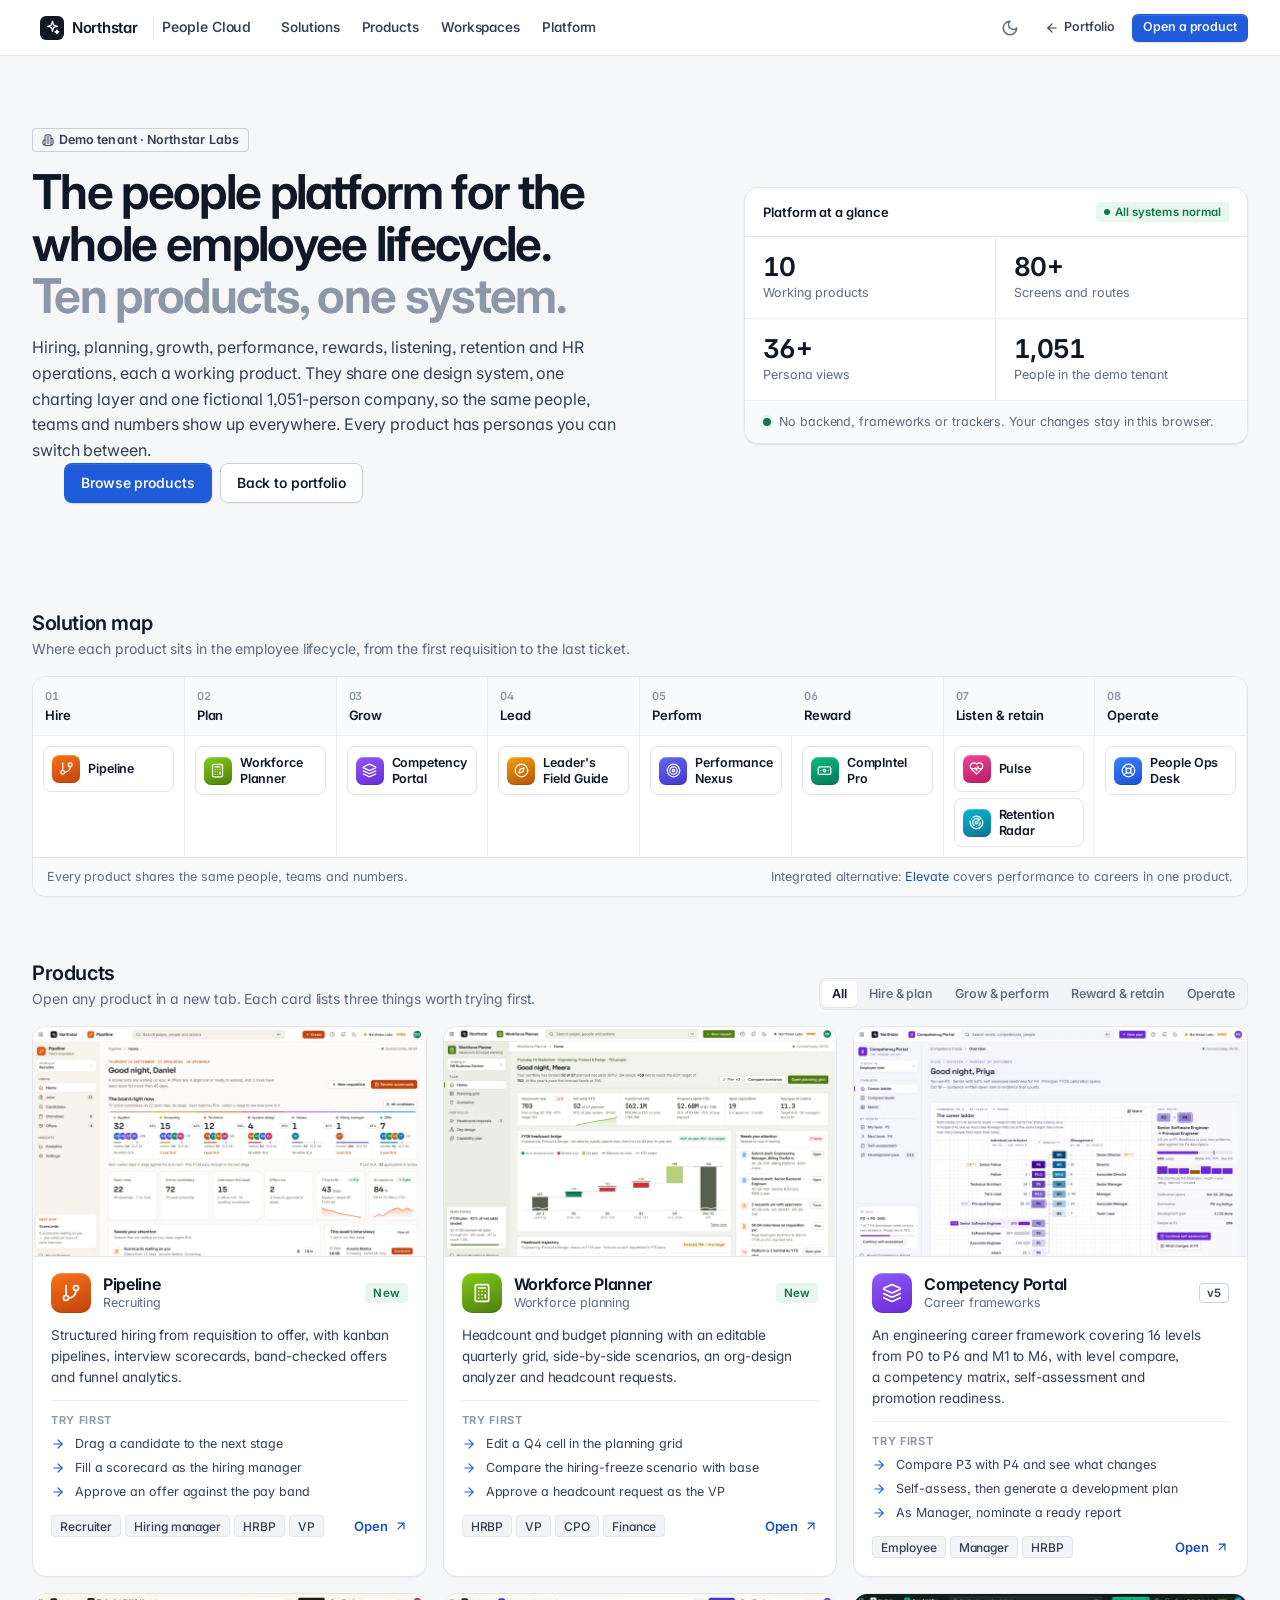
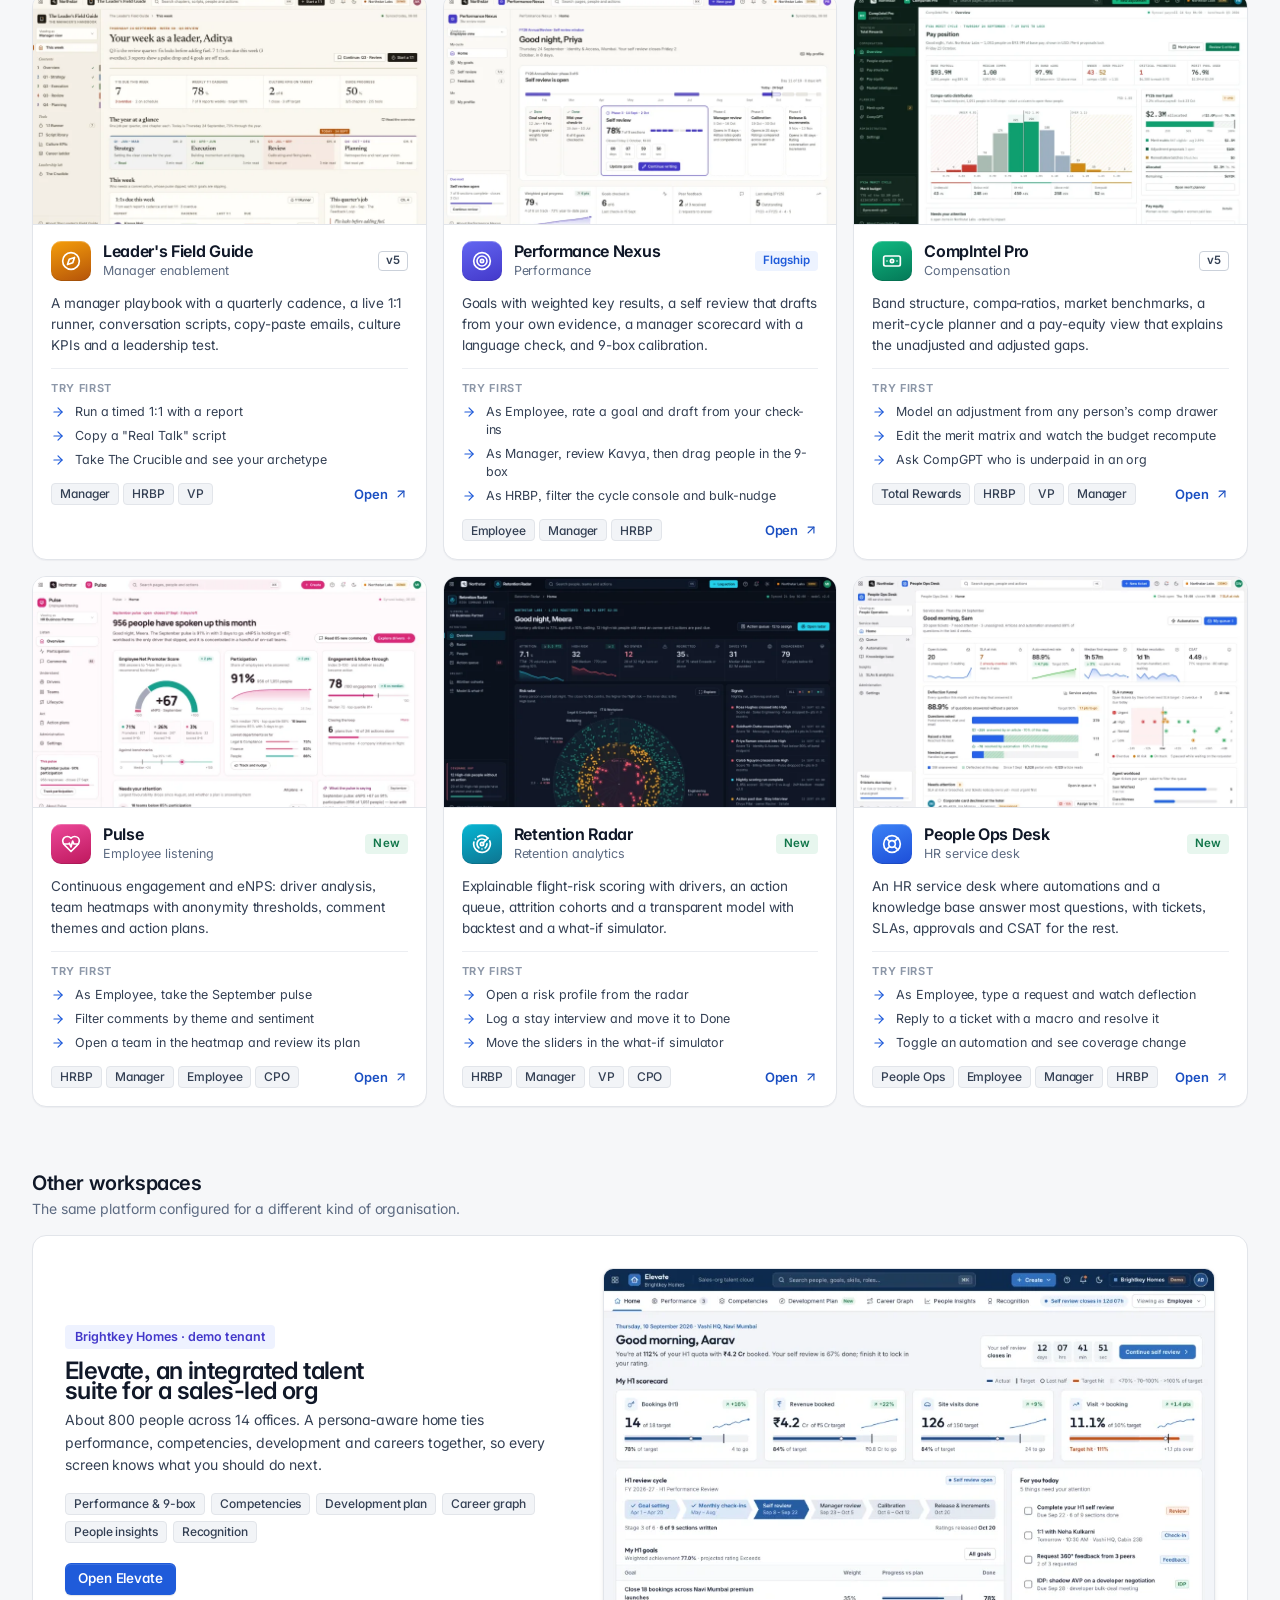
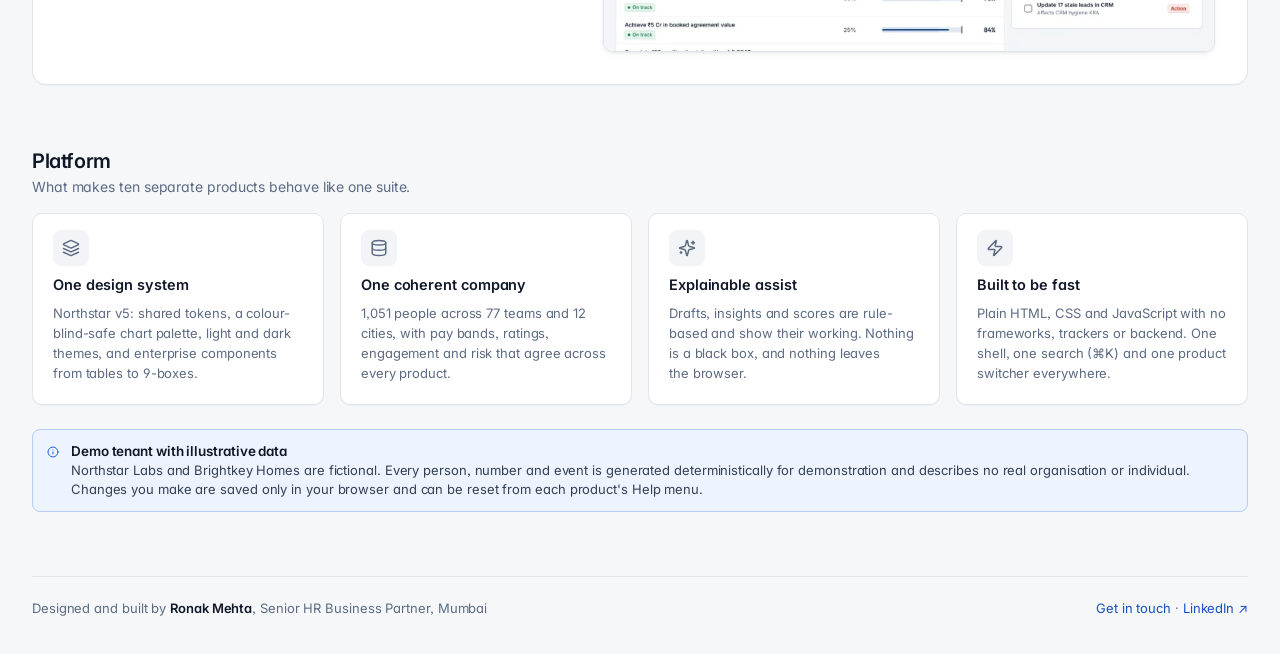
<file: artifacts/index.html>
<!doctype html>
<html lang="en" data-brand="indigo">
<head>
<meta charset="utf-8">
<meta name="viewport" content="width=device-width,initial-scale=1,viewport-fit=cover">
<title>Northstar People Cloud · Ronak Mehta</title>
<meta name="description" content="Northstar People Cloud: ten working people products across the employee lifecycle (hiring, planning, growth, performance, rewards, listening, retention and HR operations), built on one design system by Ronak Mehta.">
<meta name="theme-color" content="#F6F7F9">
<link rel="icon" href="data:image/svg+xml,%3Csvg xmlns='http://www.w3.org/2000/svg' viewBox='0 0 48 48'%3E%3Crect width='48' height='48' rx='12' fill='%23101828'/%3E%3Cpath d='M24 9l3.2 11 10.8 3.2-10.8 3.2L24 37.4l-3.2-11L10 23.2l10.8-3.2z' fill='%23fff'/%3E%3C/svg%3E">
<link rel="preconnect" href="https://fonts.googleapis.com"><link rel="preconnect" href="https://fonts.gstatic.com" crossorigin>
<link href="https://fonts.googleapis.com/css2?family=Inter:opsz,wght@14..32,400..700&family=JetBrains+Mono:wght@400;500&display=swap" rel="stylesheet">
<link rel="stylesheet" href="shared/ns.css">
<script src="shared/ns.js"></script>
<style>
  body{background:var(--bg)}
  .hub-gh{position:sticky;top:0;z-index:50;height:var(--header-h);display:flex;align-items:center;gap:8px;padding:0 clamp(12px,3vw,32px);background:var(--surface);border-bottom:1px solid var(--line)}
  .hub-gh nav{display:flex;gap:2px;margin-left:12px}
  .hub-gh nav a{padding:7px 10px;border-radius:var(--r-sm);font-size:13.5px;font-weight:550;color:var(--ink-2)}
  .hub-gh nav a:hover{background:var(--surface-3);color:var(--ink);text-decoration:none}
  .hub-gh .right{margin-left:auto;display:flex;align-items:center;gap:6px}
  .wrap{max-width:1280px;margin:0 auto;padding:0 clamp(16px,3vw,32px)}
  .intro{display:grid;grid-template-columns:minmax(0,1.35fr) minmax(0,1fr);gap:32px;align-items:center;padding:clamp(36px,6vw,72px) 0 clamp(28px,4vw,44px)}
  .intro h1{font-size:clamp(32px,4vw,48px);line-height:1.08;letter-spacing:-.035em;font-weight:650;margin:14px 0 14px;max-width:18ch}
  .intro h1 span{color:var(--ink-4)}
  .intro p.lead{font-size:16px;line-height:1.6;color:var(--ink-2);max-width:62ch}
  .glance{background:var(--surface);border:1px solid var(--line);border-radius:var(--r-xl);box-shadow:var(--shadow-sm);overflow:hidden}
  .glance-head{display:flex;justify-content:space-between;align-items:center;padding:14px 18px;border-bottom:1px solid var(--line);font-size:13px;font-weight:600}
  .glance-grid{display:grid;grid-template-columns:repeat(2,minmax(0,1fr))}
  .glance-grid div{padding:16px 18px;border-bottom:1px solid var(--line-2)}
  .glance-grid div:nth-child(odd){border-right:1px solid var(--line-2)}
  .glance-grid b{display:block;font-size:26px;font-weight:650;letter-spacing:-.03em;font-variant-numeric:tabular-nums;line-height:1.1}
  .glance-grid span{font-size:12.5px;color:var(--ink-3)}
  .glance-foot{display:flex;align-items:center;gap:8px;padding:12px 18px;font-size:12.5px;color:var(--ink-3);background:var(--surface-2)}
  .glance-foot i{width:8px;height:8px;border-radius:50%;background:var(--ok);box-shadow:0 0 0 3px var(--ok-bg)}
  .sec{margin-top:clamp(40px,6vw,64px)}
  .sec-head{display:flex;justify-content:space-between;align-items:flex-end;gap:16px;flex-wrap:wrap;margin-bottom:16px}
  .sec-head h2{font-size:20px;letter-spacing:-.02em}
  .sec-head p{color:var(--ink-3);font-size:14px;margin-top:4px;max-width:70ch}
  /* lifecycle solution map */
  .map{display:grid;grid-template-columns:repeat(8,minmax(0,1fr));background:var(--surface);border:1px solid var(--line);border-radius:var(--r-xl);overflow:hidden;box-shadow:var(--shadow-xs)}
  .stage{border-right:1px solid var(--line-2);display:grid;grid-template-rows:auto 1fr;min-width:0}
  .stage:last-child{border-right:0}
  .stage-h{padding:12px 12px 10px;border-bottom:1px solid var(--line-2);background:var(--surface-2)}
  .stage-h small{display:block;font-size:11px;font-weight:600;color:var(--ink-4);font-variant-numeric:tabular-nums}
  .stage-h b{font-size:13px}
  .stage-b{padding:10px;display:grid;gap:6px;align-content:start}
  .mini{display:flex;align-items:center;gap:8px;padding:8px;border-radius:var(--r);border:1px solid var(--line);background:var(--surface);color:var(--ink)!important;text-decoration:none!important;font-size:12.5px;font-weight:600;line-height:1.25;transition:border-color var(--dur),box-shadow var(--dur)}
  .mini:hover{border-color:var(--line-strong);box-shadow:var(--shadow)}
  .tile{width:28px;height:28px;border-radius:7px;display:grid;place-items:center;color:#fff;flex:none;box-shadow:inset 0 1px 0 rgba(255,255,255,.25),inset 0 -1px 0 rgba(0,0,0,.12)}
  .tile svg{width:15px;height:15px}
  .tile.lg{width:40px;height:40px;border-radius:10px}.tile.lg svg{width:20px;height:20px}
  .map-foot{grid-column:1/-1;display:flex;gap:16px;flex-wrap:wrap;justify-content:space-between;padding:10px 14px;border-top:1px solid var(--line);font-size:12.5px;color:var(--ink-3);background:var(--surface-2)}
  /* catalogue */
  .apps{display:grid;grid-template-columns:repeat(3,minmax(0,1fr));gap:16px}
  .app{display:grid;grid-template-rows:auto 1fr;overflow:hidden;border-radius:var(--r-xl);background:var(--surface);border:1px solid var(--line);box-shadow:var(--shadow-xs);color:inherit;text-decoration:none!important;transition:box-shadow var(--dur-slow) var(--ease),border-color var(--dur)}
  .app:hover{box-shadow:var(--shadow-lg);border-color:var(--line-strong)}
  .app[hidden]{display:none}
  .app .img{position:relative;aspect-ratio:16/9.4;background:var(--surface-3);overflow:hidden;border-bottom:1px solid var(--line)}
  .app .img img{width:100%;height:100%;object-fit:cover;object-position:top left;transition:transform .8s var(--ease)}
  .app:hover .img img{transform:scale(1.02)}
  .app .bd{padding:16px 18px 18px;display:grid;gap:12px;align-content:start}
  .app .hd{display:flex;align-items:center;gap:12px}
  .app .nm{font-weight:650;font-size:16px;letter-spacing:-.02em;line-height:1.2;color:var(--ink)}
  .app .ct{font-size:12.5px;color:var(--ink-3)}
  .app .hd .ns-badge{margin-left:auto}
  .app p{font-size:13.5px;color:var(--ink-2);line-height:1.55}
  .app .try{border-top:1px solid var(--line-2);padding-top:12px;display:grid;gap:6px}
  .app .try small{font-size:11px;font-weight:650;letter-spacing:.06em;text-transform:uppercase;color:var(--ink-4)}
  .app .try div{display:grid;grid-template-columns:16px minmax(0,1fr);gap:8px;font-size:12.5px;color:var(--ink-2)}
  .app .try svg{width:14px;height:14px;color:var(--np);margin-top:2px}
  .app .ft{display:flex;align-items:center;justify-content:space-between;gap:10px;flex-wrap:wrap;margin-top:2px}
  .app .ft .per{display:flex;gap:4px;flex-wrap:wrap}
  .app .go{font-size:13px;font-weight:600;color:var(--np-text);display:inline-flex;align-items:center;gap:6px}
  .app .go svg{width:14px;height:14px;transition:transform .2s}
  .app:hover .go svg{transform:translate(2px,-2px)}
  /* workspace band */
  .ws{display:grid;grid-template-columns:minmax(0,1fr) minmax(0,1.2fr);gap:28px;align-items:center;background:var(--surface);border:1px solid var(--line);border-radius:var(--r-xl);padding:clamp(20px,3vw,32px);box-shadow:var(--shadow-xs);color:inherit;text-decoration:none!important;transition:box-shadow var(--dur-slow)}
  .ws:hover{box-shadow:var(--shadow-lg)}
  .ws h3{font-size:24px;letter-spacing:-.025em;margin:12px 0 8px}
  .ws p{color:var(--ink-2);font-size:14px;line-height:1.6}
  .ws .mods{display:flex;flex-wrap:wrap;gap:6px;margin:16px 0 20px}
  .ws .pic{border-radius:var(--r-lg);overflow:hidden;border:1px solid var(--line);box-shadow:var(--shadow)}
  .ws .pic img{width:100%;height:auto;display:block}
  /* platform */
  .plat{display:grid;grid-template-columns:repeat(4,minmax(0,1fr));gap:16px}
  .plat .ns-card-body{display:grid;gap:8px}
  .plat b{font-size:14.5px}
  .plat p{font-size:13px;color:var(--ink-3);line-height:1.55}
  footer{border-top:1px solid var(--line);margin-top:64px;padding:22px 0 36px;display:flex;justify-content:space-between;gap:16px;flex-wrap:wrap;font-size:13px;color:var(--ink-3)}
  @media (max-width:1100px){.map{grid-template-columns:repeat(4,minmax(0,1fr))}.stage:nth-child(4){border-right:0}.stage:nth-child(-n+4){border-bottom:1px solid var(--line-2)}.apps{grid-template-columns:repeat(2,minmax(0,1fr))}.plat{grid-template-columns:repeat(2,minmax(0,1fr))}}
  @media (max-width:860px){.intro,.ws{grid-template-columns:minmax(0,1fr)}.hub-gh nav{display:none}}
  @media (max-width:640px){.map{grid-template-columns:repeat(2,minmax(0,1fr))}.stage:nth-child(2n){border-right:0}.stage{border-bottom:1px solid var(--line-2)}.apps,.plat{grid-template-columns:minmax(0,1fr)}.hub-gh .hide-sm{display:none}}
</style>
</head>
<body>
<header class="hub-gh">
  <a class="ns-gh-logo" href="#top"><span class="ns-np-mark" id="npMark"></span><b>Northstar</b></a>
  <span class="ns-gh-sep"></span>
  <span style="font-size:14px;font-weight:550;color:var(--ink-2);white-space:nowrap" class="hide-sm">People Cloud</span>
  <nav aria-label="Sections"><a href="#map">Solutions</a><a href="#products">Products</a><a href="#workspaces">Workspaces</a><a href="#platform">Platform</a></nav>
  <div class="right">
    <button class="ns-icon-btn" id="themeBtn" aria-label="Toggle theme"></button>
    <a class="ns-btn ghost sm hide-sm" href="../index.html#work" id="backLink"></a>
    <a class="ns-btn primary sm" href="performance-nexus/index.html">Open a product</a>
  </div>
</header>

<main class="wrap" id="top">
  <section class="intro">
    <div>
      <span class="ns-badge outline lg" id="tenantBadge"></span>
      <h1>The people platform for the whole employee lifecycle. <span>Ten products, one system.</span></h1>
      <p class="lead">Hiring, planning, growth, performance, rewards, listening, retention and HR operations, each a working product. They share one design system, one charting layer and one fictional 1,051-person company, so the same people, teams and numbers show up everywhere. Every product has personas you can switch between.</p>
      <div class="flex gap-2 wrap mt-6"><a class="ns-btn primary lg" href="#products">Browse products</a><a class="ns-btn secondary lg" href="../index.html#work">Back to portfolio</a></div>
    </div>
    <div class="glance">
      <div class="glance-head"><span>Platform at a glance</span><span class="ns-badge ok"><i class="dot"></i>All systems normal</span></div>
      <div class="glance-grid">
        <div><b>10</b><span>Working products</span></div>
        <div><b>80+</b><span>Screens and routes</span></div>
        <div><b>36+</b><span>Persona views</span></div>
        <div><b>1,051</b><span>People in the demo tenant</span></div>
      </div>
      <div class="glance-foot"><i></i>No backend, frameworks or trackers. Your changes stay in this browser.</div>
    </div>
  </section>

  <section class="sec" id="map">
    <div class="sec-head"><div><h2>Solution map</h2><p>Where each product sits in the employee lifecycle, from the first requisition to the last ticket.</p></div></div>
    <div class="map" id="lifecycle"></div>
  </section>

  <section class="sec" id="products">
    <div class="sec-head"><div><h2>Products</h2><p>Open any product in a new tab. Each card lists three things worth trying first.</p></div><div class="ns-seg" id="filters" role="group" aria-label="Filter by area"></div></div>
    <div class="apps" id="apps"></div>
  </section>

  <section class="sec" id="workspaces">
    <div class="sec-head"><div><h2>Other workspaces</h2><p>The same platform configured for a different kind of organisation.</p></div></div>
    <a class="ws" href="elevate/index.html" aria-label="Open Elevate in the Brightkey Homes workspace">
      <div>
        <span class="ns-badge brand lg">Brightkey Homes · demo tenant</span>
        <h3>Elevate, an integrated talent suite for a sales-led org</h3>
        <p>About 800 people across 14 offices. A persona-aware home ties performance, competencies, development and careers together, so every screen knows what you should do next.</p>
        <div class="mods ns-chips"><span class="ns-tag">Performance &amp; 9-box</span><span class="ns-tag">Competencies</span><span class="ns-tag">Development plan</span><span class="ns-tag">Career graph</span><span class="ns-tag">People insights</span><span class="ns-tag">Recognition</span></div>
        <span class="ns-btn primary">Open Elevate</span>
      </div>
      <div class="pic"><img src="shots/elevate-1600.webp" srcset="shots/elevate-800.webp 800w, shots/elevate-1600.webp 1600w" sizes="(min-width:860px) 55vw, 100vw" alt="Elevate home in the Brightkey Homes workspace" loading="lazy" decoding="async" width="1600" height="1000"></div>
    </a>
  </section>

  <section class="sec" id="platform">
    <div class="sec-head"><div><h2>Platform</h2><p>What makes ten separate products behave like one suite.</p></div></div>
    <div class="plat" id="plat"></div>
    <div class="ns-alert info mt-6"><span id="infoIc"></span><div><b>Demo tenant with illustrative data</b><p>Northstar Labs and Brightkey Homes are fictional. Every person, number and event is generated deterministically for demonstration and describes no real organisation or individual. Changes you make are saved only in your browser and can be reset from each product's Help menu.</p></div></div>
  </section>

  <footer><span>Designed and built by <b class="ink">Ronak Mehta</b>, Senior HR Business Partner, Mumbai</span><span><a href="../index.html#contact">Get in touch</a> · <a href="https://linkedin.com/in/ronakmehta1910" target="_blank" rel="noopener">LinkedIn ↗</a></span></footer>
</main>

<script>
(function () {
  'use strict';
  const ic = (n, o) => NS.icon(n, o), esc = NS.esc;
  const S = Object.fromEntries(NS.suite.map((a) => [a.id, a]));
  const APPS = [
    { slug: 'pipeline-ats', stage: 'attract', badge: 'New', desc: 'Structured hiring from requisition to offer, with kanban pipelines, interview scorecards, band-checked offers and funnel analytics.', tries: ['Drag a candidate to the next stage', 'Fill a scorecard as the hiring manager', 'Approve an offer against the pay band'], personas: ['Recruiter', 'Hiring manager', 'HRBP', 'VP'] },
    { slug: 'workforce-planner', stage: 'attract', badge: 'New', desc: 'Headcount and budget planning with an editable quarterly grid, side-by-side scenarios, an org-design analyzer and headcount requests.', tries: ['Edit a Q4 cell in the planning grid', 'Compare the hiring-freeze scenario with base', 'Approve a headcount request as the VP'], personas: ['HRBP', 'VP', 'CPO', 'Finance'] },
    { slug: 'competency-portal', stage: 'grow', badge: 'v5', desc: 'An engineering career framework covering 16 levels from P0 to P6 and M1 to M6, with level compare, a competency matrix, self-assessment and promotion readiness.', tries: ['Compare P3 with P4 and see what changes', 'Self-assess, then generate a development plan', 'As Manager, nominate a ready report'], personas: ['Employee', 'Manager', 'HRBP'] },
    { slug: 'leaders-field-guide', stage: 'grow', badge: 'v5', desc: 'A manager playbook with a quarterly cadence, a live 1:1 runner, conversation scripts, copy-paste emails, culture KPIs and a leadership test.', tries: ['Run a timed 1:1 with a report', 'Copy a "Real Talk" script', 'Take The Crucible and see your archetype'], personas: ['Manager', 'HRBP', 'VP'] },
    { slug: 'performance-nexus', stage: 'grow', badge: 'Flagship', desc: 'Goals with weighted key results, a self review that drafts from your own evidence, a manager scorecard with a language check, and 9-box calibration.', tries: ['As Employee, rate a goal and draft from your check-ins', 'As Manager, review Kavya, then drag people in the 9-box', 'As HRBP, filter the cycle console and bulk-nudge'], personas: ['Employee', 'Manager', 'HRBP'] },
    { slug: 'compintel-pro', stage: 'reward', badge: 'v5', desc: 'Band structure, compa-ratios, market benchmarks, a merit-cycle planner and a pay-equity view that explains the unadjusted and adjusted gaps.', tries: ['Model an adjustment from any person’s comp drawer', 'Edit the merit matrix and watch the budget recompute', 'Ask CompGPT who is underpaid in an org'], personas: ['Total Rewards', 'HRBP', 'VP', 'Manager'] },
    { slug: 'pulse', stage: 'reward', badge: 'New', desc: 'Continuous engagement and eNPS: driver analysis, team heatmaps with anonymity thresholds, comment themes and action plans.', tries: ['As Employee, take the September pulse', 'Filter comments by theme and sentiment', 'Open a team in the heatmap and review its plan'], personas: ['HRBP', 'Manager', 'Employee', 'CPO'] },
    { slug: 'retention-radar', stage: 'reward', badge: 'New', desc: 'Explainable flight-risk scoring with drivers, an action queue, attrition cohorts and a transparent model with backtest and a what-if simulator.', tries: ['Open a risk profile from the radar', 'Log a stay interview and move it to Done', 'Move the sliders in the what-if simulator'], personas: ['HRBP', 'Manager', 'VP', 'CPO'] },
    { slug: 'people-ops-desk', stage: 'operate', badge: 'New', desc: 'An HR service desk where automations and a knowledge base answer most questions, with tickets, SLAs, approvals and CSAT for the rest.', tries: ['As Employee, type a request and watch deflection', 'Reply to a ticket with a macro and resolve it', 'Toggle an automation and see coverage change'], personas: ['People Ops', 'Employee', 'Manager', 'HRBP'] },
  ].map((a) => ({ ...a, ...S[a.slug] }));
  // lifecycle stages, in the order an employee meets them
  const STAGES = [
    { id: 'hire', name: 'Hire', apps: ['pipeline-ats'] },
    { id: 'plan', name: 'Plan', apps: ['workforce-planner'] },
    { id: 'grow', name: 'Grow', apps: ['competency-portal'] },
    { id: 'lead', name: 'Lead', apps: ['leaders-field-guide'] },
    { id: 'perform', name: 'Perform', apps: ['performance-nexus'] },
    { id: 'reward', name: 'Reward', apps: ['compintel-pro'] },
    { id: 'listen', name: 'Listen & retain', apps: ['pulse', 'retention-radar'] },
    { id: 'operate', name: 'Operate', apps: ['people-ops-desk'] },
  ];
  const GROUPS = [['all', 'All'], ['attract', 'Hire & plan'], ['grow', 'Grow & perform'], ['reward', 'Reward & retain'], ['operate', 'Operate']];
  const PLAT = [
    ['layers', 'One design system', 'Northstar v5: shared tokens, a colour-blind-safe chart palette, light and dark themes, and enterprise components from tables to 9-boxes.'],
    ['database', 'One coherent company', '1,051 people across 77 teams and 12 cities, with pay bands, ratings, engagement and risk that agree across every product.'],
    ['sparkles', 'Explainable assist', 'Drafts, insights and scores are rule-based and show their working. Nothing is a black box, and nothing leaves the browser.'],
    ['zap', 'Built to be fast', 'Plain HTML, CSS and JavaScript with no frameworks, trackers or backend. One shell, one search (⌘K) and one product switcher everywhere.'],
  ];
  const tile = (a, lg) => `<span class="tile ${lg ? 'lg' : ''}" style="background:linear-gradient(160deg,${a.c[0]},${a.c[1]})">${ic(a.icon)}</span>`;
  const href = (a) => `${a.id}/index.html`;

  document.getElementById('npMark').innerHTML = ic('northstar');
  document.getElementById('backLink').innerHTML = ic('arrow-left') + 'Portfolio';
  document.getElementById('tenantBadge').innerHTML = ic('building', { size: 13 }) + 'Demo tenant · Northstar Labs';
  document.getElementById('infoIc').innerHTML = ic('info');
  const tb = document.getElementById('themeBtn');
  const paintTheme = () => { tb.innerHTML = ic(NS.theme.get() === 'dark' ? 'sun' : 'moon'); };
  NS._onTheme = paintTheme; paintTheme(); tb.onclick = (e) => NS.theme.toggle(e);

  document.getElementById('lifecycle').innerHTML = STAGES.map((s, i) => `<div class="stage"><div class="stage-h"><small>${String(i + 1).padStart(2, '0')}</small><b>${esc(s.name)}</b></div><div class="stage-b">${s.apps.map((id) => { const a = S[id]; return `<a class="mini" href="${href(a)}" target="_blank" rel="noopener">${tile(a)}<span class="min-w-0">${esc(a.name)}</span></a>`; }).join('')}</div></div>`).join('') + `<div class="map-foot"><span>Every product shares the same people, teams and numbers.</span><span>Integrated alternative: <a href="elevate/index.html">Elevate</a> covers performance to careers in one product.</span></div>`;

  document.getElementById('apps').innerHTML = APPS.map((a) => `<a class="app" data-group="${a.stage}" href="${href(a)}" target="_blank" rel="noopener" aria-label="Open ${esc(a.name)} in a new tab">
      <div class="img"><img src="shots/${a.id}-800.webp" srcset="shots/${a.id}-800.webp 800w, shots/${a.id}-1600.webp 1600w" sizes="(min-width:1100px) 400px, (min-width:680px) 47vw, 100vw" alt="${esc(a.name)} screenshot" loading="lazy" decoding="async" width="1600" height="1000"></div>
      <div class="bd">
        <div class="hd">${tile(a, true)}<div class="min-w-0"><div class="nm">${esc(a.name)}</div><div class="ct">${esc(a.cat)}</div></div><span class="ns-badge ${a.badge === 'New' ? 'ok' : a.badge === 'Flagship' ? 'info' : 'outline'}">${esc(a.badge)}</span></div>
        <p>${esc(a.desc)}</p>
        <div class="try"><small>Try first</small>${a.tries.map((t) => `<div>${ic('arrow-right')}<span>${esc(t)}</span></div>`).join('')}</div>
        <div class="ft"><span class="per">${a.personas.map((p) => `<span class="ns-tag">${esc(p)}</span>`).join('')}</span><span class="go">Open ${ic('arrow-up-right')}</span></div>
      </div></a>`).join('');
  const f = document.getElementById('filters');
  f.innerHTML = GROUPS.map(([id, l]) => `<button type="button" data-f="${id}" aria-pressed="${id === 'all'}">${esc(l)}</button>`).join('');
  f.addEventListener('click', (e) => { const b = e.target.closest('[data-f]'); if (!b) return; f.querySelectorAll('[data-f]').forEach((x) => x.setAttribute('aria-pressed', x === b)); document.querySelectorAll('.app').forEach((c) => { c.hidden = !(b.dataset.f === 'all' || c.dataset.group === b.dataset.f); }); });

  document.getElementById('plat').innerHTML = PLAT.map(([i, t, d]) => `<div class="ns-card"><div class="ns-card-body"><span class="ns-icon-box neutral">${ic(i)}</span><b>${esc(t)}</b><p>${esc(d)}</p></div></div>`).join('');
})();
</script>
</body>
</html>
</file>
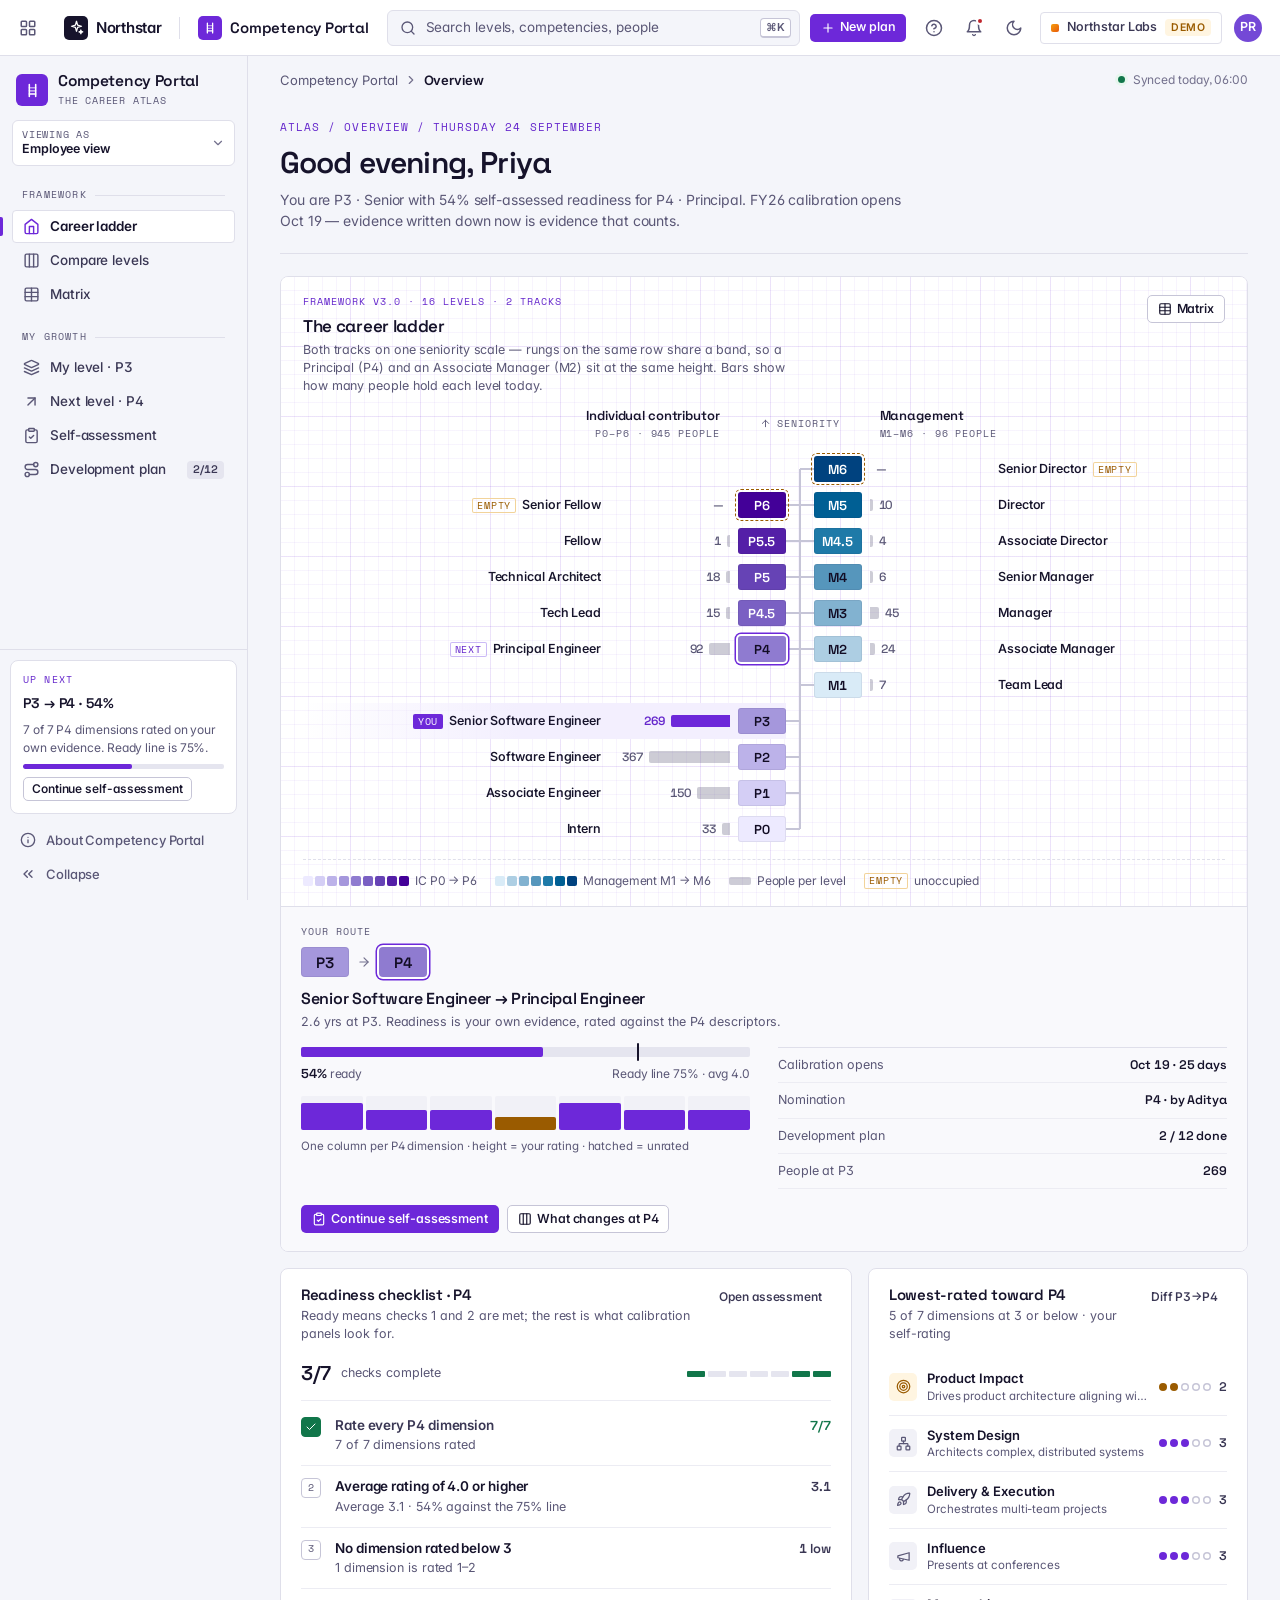
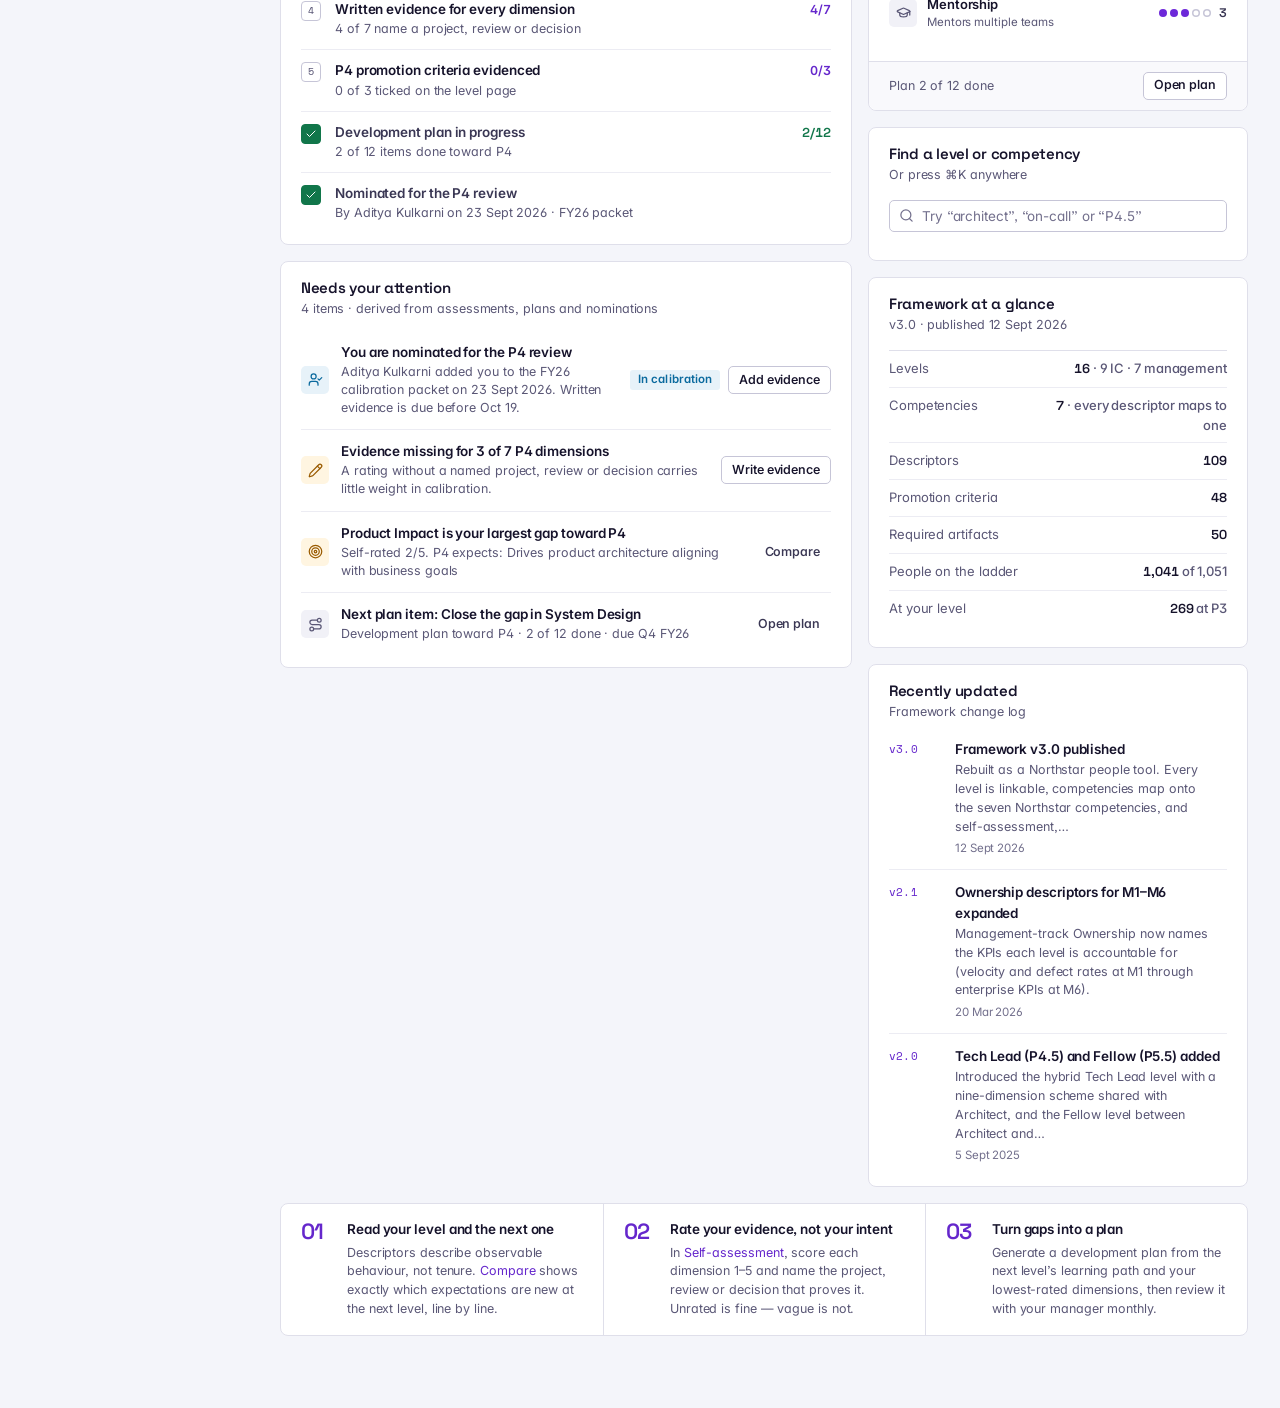
<file: artifacts/competency-portal/index.html>
<!doctype html>
<html lang="en" data-brand="violet">
<head>
<meta charset="utf-8">
<meta name="viewport" content="width=device-width,initial-scale=1,viewport-fit=cover">
<title>Competency Portal · Northstar Labs</title>
<meta name="description" content="Competency Portal — the career atlas for Northstar Labs engineering: 16 levels across the individual-contributor and management tracks aligned on one seniority scale, competency descriptors, level-to-level diffs, self-assessment, readiness checklists, development plans and team readiness. Concept prototype with illustrative data, designed by Ronak Mehta.">
<meta name="theme-color" content="#6D28D9">
<link rel="icon" href="data:image/svg+xml,%3Csvg xmlns='http://www.w3.org/2000/svg' viewBox='0 0 48 48'%3E%3Crect width='48' height='48' rx='9' fill='%236D28D9'/%3E%3Cpath d='M16 10v28M32 10v28' stroke='%23fff' stroke-width='3.4' stroke-linecap='round'/%3E%3Cpath d='M16 17h16M16 24h16' stroke='%23fff' stroke-opacity='.55' stroke-width='3.4' stroke-linecap='round'/%3E%3Cpath d='M16 31h16' stroke='%23fff' stroke-width='3.4' stroke-linecap='round'/%3E%3C/svg%3E">
<link rel="preconnect" href="https://fonts.googleapis.com"><link rel="preconnect" href="https://fonts.gstatic.com" crossorigin>
<link href="https://fonts.googleapis.com/css2?family=Inter:opsz,wght@14..32,400..700&family=Space+Grotesk:wght@400..700&family=Space+Mono:wght@400;700&display=swap" rel="stylesheet">
<link rel="stylesheet" href="../shared/ns.css">
<script src="../shared/ns.js"></script>
<script src="../shared/ns-data.js"></script>
<style>
/* ==========================================================================
   Competency Portal · "The career atlas"
   Identity: architectural and transparent. Space Grotesk for structure and
   level codes, Inter for reading, Space Mono for drawing labels. Cool white
   canvas, violet ink (#6D28D9), a sequential level ramp (P0 pale → P6 deep,
   M1 pale → M6 deep in cerulean), and a faint blueprint grid only behind the
   visuals whose job is to show structure (the ladder, the matrix, the diff).
   ========================================================================== */
:root{
  --font-sans:"Inter",-apple-system,BlinkMacSystemFont,"Segoe UI",Roboto,Helvetica,Arial,sans-serif;
  --font-display:"Space Grotesk","Inter",-apple-system,BlinkMacSystemFont,sans-serif;
  --font-mono:"Space Mono",ui-monospace,SFMono-Regular,Menlo,Consolas,monospace;
  --bg:#F4F5FA;--bg-2:#ECEDF5;
  --surface:#FFFFFF;--surface-2:#F9F9FC;--surface-3:#F1F1F7;--surface-4:#E5E5EF;
  --line:#DFDFEA;--line-2:#ECECF3;--line-strong:#C6C5D7;
  --ink:#16132B;--ink-2:#3A3754;--ink-3:#5A5776;--ink-4:#73708D;--ink-inverse:#FFFFFF;
  --np:#6D28D9;--np-hover:#5B21B6;--np-active:#4C1D95;--np-text:#6527CC;--np-soft:#F3EFFE;--np-soft-2:#E7DEFC;--np-line:#CBBAF6;
  --brand:#6D28D9;--brand-hover:#5B21B6;--brand-active:#4C1D95;--brand-text:#6527CC;--brand-soft:#F3EFFE;--brand-soft-2:#E7DEFC;--brand-line:#D3C6F8;
  --info:#0B6A9E;--info-bg:#E7F2F9;--info-line:#B3D7EC;
  --discovery:#6D28D9;--discovery-bg:#F3EFFE;
  --viz-1:#6D28D9;--viz-2:#0B84C6;--viz-3:#0F9D74;--viz-4:#D08A00;
  --viz-seq-100:#EEE8FD;--viz-seq-200:#D9CBFA;--viz-seq-300:#BBA2F4;--viz-seq-400:#9873EA;--viz-seq-500:#7748DC;--viz-seq-600:#5A28B9;--viz-seq-700:#3C1581;
  --viz-grid:#ECECF3;--viz-axis:#D5D4E2;
  --bp:rgba(109,40,217,.05);--bp-2:rgba(109,40,217,.085);
  --add:#0C6E3D;--add-bg:#E5F4EA;--add-line:#A6D9B8;--del:#AF1F31;--del-bg:#FCEBEE;--del-line:#F0B9C1;
  --ic-h:293;--mg-h:236;--ic-ink:#6527CC;--mg-ink:#0B6A9E;
  --r-xs:3px;--r-sm:4px;--r:6px;--r-lg:8px;--r-xl:10px;
  --shadow-xs:0 0 0 0 transparent;--shadow-sm:0 1px 2px rgba(22,19,43,.06);
  --shadow:0 2px 6px -1px rgba(22,19,43,.08),0 1px 2px rgba(22,19,43,.04);
  --shadow-lg:0 14px 30px -8px rgba(22,19,43,.18),0 3px 8px -2px rgba(22,19,43,.06);
  --shadow-xl:0 28px 60px -14px rgba(22,19,43,.28),0 6px 14px -4px rgba(22,19,43,.08);
  --focus:0 0 0 2px var(--surface),0 0 0 4px rgba(109,40,217,.55);
  --content-max:1380px;
}
:root[data-theme="dark"]{
  --bg:#0B0A13;--bg-2:#100F1B;
  --surface:#13121D;--surface-2:#171623;--surface-3:#1D1C2C;--surface-4:#272538;
  --line:#2A2840;--line-2:#201F31;--line-strong:#3C3A57;
  --ink:#EFEEF7;--ink-2:#C7C4DC;--ink-3:#A09CBA;--ink-4:#8A86A6;--ink-inverse:#0B0A13;
  --np:#7C3AED;--np-hover:#6D28D9;--np-active:#5B21B6;--np-text:#C1ADFF;--np-soft:rgba(139,92,246,.16);--np-soft-2:rgba(139,92,246,.26);--np-line:rgba(139,92,246,.48);
  --brand:#8B5CF6;--brand-hover:#A78BFA;--brand-active:#7C3AED;--brand-text:#C1ADFF;--brand-soft:rgba(139,92,246,.15);--brand-soft-2:rgba(139,92,246,.25);--brand-line:rgba(139,92,246,.42);
  --info:#86CBF2;--info-bg:rgba(56,160,220,.14);--info-line:rgba(56,160,220,.36);
  --discovery:#C1ADFF;--discovery-bg:rgba(139,92,246,.15);
  --viz-1:#A78BFA;--viz-2:#4FB8EE;--viz-3:#34C79A;--viz-4:#E6A93A;
  --viz-seq-100:#1F1A39;--viz-seq-200:#2E2260;--viz-seq-300:#45308C;--viz-seq-400:#6247B8;--viz-seq-500:#8467DA;--viz-seq-600:#AA93F0;--viz-seq-700:#D8CCFF;
  --viz-grid:#22213A;--viz-axis:#34324D;
  --bp:rgba(167,139,250,.05);--bp-2:rgba(167,139,250,.09);
  --add:#68D9A0;--add-bg:rgba(52,199,120,.12);--add-line:rgba(52,199,120,.32);--del:#FF94A0;--del-bg:rgba(240,70,90,.13);--del-line:rgba(240,70,90,.34);
  --ic-ink:#C1ADFF;--mg-ink:#86CBF2;
  --shadow-sm:0 1px 2px rgba(0,0,0,.45);--shadow:0 2px 8px -1px rgba(0,0,0,.5);
  --shadow-lg:0 16px 34px -8px rgba(0,0,0,.65),0 0 0 1px rgba(255,255,255,.04);
  --shadow-xl:0 30px 70px -12px rgba(0,0,0,.75),0 0 0 1px rgba(255,255,255,.05);
  --focus:0 0 0 2px var(--surface),0 0 0 4px rgba(167,139,250,.7);
}

/* ---------- base type ---------- */
body{background:var(--bg)}
h1,h2,h3,.ns-card-head h3,.ns-modal-head h2,.ns-drawer-head h2,.ns-drawer-head h3{font-family:var(--font-display);letter-spacing:-.018em}
.ns-viz text{font-family:var(--font-sans)}
::selection{background:rgba(109,40,217,.18)}

/* ---------- shell ---------- */
.ns-gh{background:var(--surface);border-bottom:1px solid var(--line)}
.ns-np-mark{border-radius:5px}
.ns-gh-product .ns-brand-name{font-family:var(--font-display);font-weight:600;font-size:15px;letter-spacing:-.015em}
.ns-brand-mark{background:var(--np);border-radius:6px;box-shadow:none;color:#fff}
.ns-gh-product .ns-brand-mark{border-radius:5px}
.ns-search-btn{background:var(--bg);border:1px solid var(--line);border-radius:var(--r)}
.ns-search-btn:hover{border-color:var(--np-line);background:var(--surface)}
@media (max-width:960px){.ns-gh .ns-search-btn{margin-right:0;border-color:transparent;background:transparent;color:var(--ink-3)}.ns-gh .ns-search-btn:hover{background:var(--surface-3);color:var(--ink)}}
.ns-tenant{border-radius:var(--r-sm)}
.ns-sidebar{background:var(--bg);border-right:1px solid var(--line)}
.ns-brand{padding:16px 16px 12px}
.ns-brand-name{font-family:var(--font-display);font-size:15.5px;font-weight:600;letter-spacing:-.02em}
.ns-brand-sub{font-family:var(--font-mono);font-size:10px;letter-spacing:.08em;text-transform:uppercase;color:var(--ink-3);margin-top:3px}
.ns-persona-chip{margin:0 12px 8px;border-radius:var(--r);background:var(--surface);padding:7px 9px}
.ns-persona-chip{display:grid;grid-template-columns:minmax(0,1fr) auto;gap:1px 8px;align-items:center}.ns-persona-chip .lbl{grid-column:1;font-family:var(--font-mono);font-size:9.5px;letter-spacing:.08em;text-transform:uppercase;color:var(--ink-3)}
.ns-nav{padding:6px 12px 12px}
.ns-nav-group{font-family:var(--font-mono);font-size:10px;font-weight:400;letter-spacing:.12em;color:var(--ink-3);padding:18px 10px 6px;display:flex;align-items:center;gap:8px}
.ns-nav-group::after{content:"";flex:1;height:1px;background:var(--line)}
.ns-nav-item{height:33px;border:1px solid transparent;font-size:13.5px;color:var(--ink-2)}
.ns-nav-item:hover{background:var(--surface-3)}
.ns-nav-item[aria-current="page"]{background:var(--surface);border-color:var(--line);color:var(--ink);font-weight:600}
.ns-nav-item[aria-current="page"] svg{color:var(--np)}
.ns-nav-item[aria-current="page"]::before{left:-13px;top:6px;bottom:6px;width:3px;border-radius:0 2px 2px 0;background:var(--np)}
.ns-nav-badge{font-family:var(--font-display);font-weight:600;border-radius:4px;background:var(--surface-4)}
.ns-nav-item[aria-current="page"] .ns-nav-badge{background:var(--np-soft);color:var(--np-text)}
.ns-sidebar-foot{border-top:1px solid var(--line)}
.ns-sidebar-promo{border-radius:var(--r-lg);background:var(--surface)}
.ns-sidebar-promo::before{content:"Up next";font-family:var(--font-mono);font-weight:400;font-size:9.5px;letter-spacing:.12em;color:var(--np-text)}
.ns-sidebar-promo b{font-family:var(--font-display);font-size:14px;font-weight:600}
.ns-sidebar-promo .ns-progress{height:5px;border-radius:2px}.ns-sidebar-promo .ns-progress > i{border-radius:2px;background:var(--np)}
.ns-topbar{background:color-mix(in srgb,var(--bg) 90%,transparent)}
.ns-crumbs b{font-weight:600}
.ns-content{max-width:var(--content-max)}

/* ---------- page head ---------- */
.ns-page-head{padding:12px 0 22px;margin-bottom:22px;border-bottom:1px solid var(--line);align-items:flex-end}
.ns-page-head h1{font-size:30px;line-height:36px;font-weight:600;letter-spacing:-.028em}
.ns-page-head p{font-size:14px;color:var(--ink-3);margin-top:8px}
.ns-eyebrow{font-family:var(--font-mono);font-size:10.5px;font-weight:400;letter-spacing:.1em;text-transform:uppercase;color:var(--np-text);margin-bottom:10px}
.ns-page-head + .ns-tabs{margin-top:-22px}

/* ---------- components ---------- */
.ns-card{border-radius:var(--r-lg);box-shadow:none}
.ns-card-head{padding:16px 20px 0}
.ns-card-head h3{font-size:15px;font-weight:600}
.ns-card-head p{font-size:12.5px}
.ns-card-foot{background:var(--surface-2);border-radius:0 0 var(--r-lg) var(--r-lg)}
.ns-stat{box-shadow:none;border-radius:var(--r-lg)}
.ns-stat .val{font-family:var(--font-display);font-weight:600;letter-spacing:-.03em}
.ns-ring .c b{font-family:var(--font-display);font-weight:600}
.ns-btn{border-radius:5px;font-weight:550}
.ns-btn.secondary{box-shadow:none}
.ns-btn.primary{box-shadow:none}
.ns-btn-group{border-radius:5px;box-shadow:none}
.ns-badge{border-radius:3px}
.ns-tag{border-radius:3px}
.ns-tabs{gap:4px}
.ns-tab{font-weight:550;padding:11px 12px}
.ns-tab[aria-selected="true"]{color:var(--ink);border-color:var(--np)}
.ns-tab[aria-selected="true"] svg{color:var(--np)}
.ns-tab .n{font-family:var(--font-display);border-radius:4px}
.ns-seg{border-radius:var(--r);background:var(--surface-3)}
.ns-seg button{border-radius:4px}
.ns-seg button[aria-pressed="true"]{box-shadow:0 0 0 1px var(--line),0 1px 2px rgba(22,19,43,.06)}
.ns-table th{font-family:var(--font-mono);font-size:10px;font-weight:400;letter-spacing:.09em;text-transform:uppercase;color:var(--ink-3)}
.ns-table td{height:48px}
.ns-input,.ns-select,.ns-textarea{border-radius:5px}
.ns-alert{border-radius:var(--r)}
.ns-drawer-head{padding:20px 24px 16px}
.ns-icon-box{border-radius:var(--r)}
.ns-icon-box.sm{border-radius:5px}
.flip svg,svg.flip{transform:scaleX(-1)}

/* ---------- shared atlas primitives ---------- */
.mono-k{font-family:var(--font-mono);font-size:10px;letter-spacing:.1em;text-transform:uppercase;color:var(--ink-3);font-weight:400}
.disp{font-family:var(--font-display);letter-spacing:-.02em}
.tnum{font-variant-numeric:tabular-nums}
.bp{background-color:var(--surface);background-image:linear-gradient(var(--bp) 1px,transparent 1px),linear-gradient(90deg,var(--bp) 1px,transparent 1px),linear-gradient(var(--bp-2) 1px,transparent 1px),linear-gradient(90deg,var(--bp-2) 1px,transparent 1px);background-size:14px 14px,14px 14px,70px 70px,70px 70px;background-position:-1px -1px}
/* level tile: the sequential ramp. --l/--c (light) and --ld/--cd (dark) come from JS so every level keeps its exact step */
.rp{--h:var(--ic-h);display:inline-grid;place-items:center;min-width:36px;height:22px;padding:0 6px;border-radius:var(--r-xs);font-family:var(--font-display);font-weight:600;font-size:12px;letter-spacing:-.01em;font-variant-numeric:tabular-nums;line-height:1;background:oklch(var(--l) var(--c) var(--h));color:var(--fg);flex:none;white-space:nowrap}
.rp.m{--h:var(--mg-h)}
:root[data-theme="dark"] .rp{background:oklch(var(--ld) var(--cd) var(--h));color:var(--fgd)}
.rp.lg{min-width:48px;height:30px;font-size:15px;border-radius:var(--r-sm);padding:0 8px}
.rp.xl{min-width:64px;height:44px;font-size:22px;border-radius:var(--r);padding:0 10px;letter-spacing:-.03em}
.rp.ghost{background:transparent;color:var(--ink-3);box-shadow:inset 0 0 0 1px var(--line-strong)}
.rpf{--h:var(--ic-h);background:oklch(var(--l) var(--c) var(--h))}
.rpf.m{--h:var(--mg-h)}
:root[data-theme="dark"] .rpf{background:oklch(var(--ld) var(--cd) var(--h))}
/* level chip */
.lv{display:inline-flex;align-items:center;gap:7px;height:26px;padding:0 9px 0 2px;border-radius:var(--r-sm);border:1px solid var(--line);background:var(--surface);font-size:12.5px;font-weight:550;color:var(--ink-2);text-decoration:none!important;white-space:nowrap;max-width:100%;vertical-align:middle}
.lv > span:last-child{overflow:hidden;text-overflow:ellipsis;min-width:0}
.lv .rp{height:20px;min-width:32px;font-size:11.5px}
.lv.sm{height:24px;font-size:12px;gap:6px;padding:0 8px 0 2px}.lv.sm .rp{height:18px;min-width:30px;font-size:11px}
.lv.lg{height:32px;font-size:13.5px;gap:8px;padding:0 11px 0 3px}.lv.lg .rp{height:24px;min-width:40px;font-size:13px}
a.lv:hover{border-color:var(--np-line);color:var(--ink)}
.lv.me{border-color:var(--np-line);box-shadow:0 0 0 1px var(--np-line)}
.lv-code{font-family:var(--font-display);font-weight:600;color:var(--np-text)}
/* dot rating */
.dots{display:inline-flex;gap:3px;align-items:center;vertical-align:middle}
.dots i{width:8px;height:8px;border-radius:50%;box-shadow:inset 0 0 0 1.5px var(--line-strong);background:transparent}
.dots i.on{background:var(--np);box-shadow:none}
.dots i.half{background:linear-gradient(90deg,var(--np) 50%,transparent 50%);box-shadow:inset 0 0 0 1.5px var(--np)}
.dots.warn i.on{background:var(--warn)}.dots.warn i.half{background:linear-gradient(90deg,var(--warn) 50%,transparent 50%);box-shadow:inset 0 0 0 1.5px var(--warn)}
.dots.lg i{width:10px;height:10px}
/* dimension strip — one column per dimension, height = rating */
.dstrip{display:grid;grid-template-columns:repeat(var(--n),minmax(0,1fr));gap:3px;height:34px;align-items:end}
.dstrip .ds{height:100%;border-radius:2px;background:var(--surface-3);display:flex;align-items:flex-end;overflow:hidden;position:relative}
.dstrip .ds i{display:block;width:100%;background:var(--np);border-radius:2px 2px 0 0}
.dstrip .ds.v1 i,.dstrip .ds.v2 i{background:var(--warn)}
.dstrip .ds.v0{background:repeating-linear-gradient(135deg,var(--surface-3) 0 4px,var(--surface-4) 4px 5px)}
.dstrip.sm{height:22px;gap:2px}
/* readiness meter with the "ready" threshold (avg 4 = 75%) */
.rmeter .bar{position:relative;height:10px;border-radius:2px;background:var(--surface-4);overflow:visible}
.rmeter .bar > i{position:absolute;left:0;top:0;bottom:0;border-radius:2px;background:var(--np)}
.rmeter .bar > i.ready{background:var(--ok)}.rmeter .bar > i.early,.rmeter .bar > i.none{background:var(--ink-4)}
.rmeter .thr{position:absolute;top:-4px;bottom:-4px;width:2px;background:var(--ink);border-radius:1px}
.rmeter .lg{display:flex;justify-content:space-between;gap:8px;margin-top:8px;font-size:12px;color:var(--ink-3)}
.rmeter .lg b{font-family:var(--font-display);font-size:13px;color:var(--ink)}
/* checklist */
.chk-h{display:flex;align-items:center;gap:10px;padding-bottom:12px;margin-bottom:4px;border-bottom:1px solid var(--line-2)}
.chk-h b{font-family:var(--font-display);font-size:20px;font-weight:600;letter-spacing:-.02em;color:var(--ink)}
.chk-h > span:not(.seg){font-size:12.5px;color:var(--ink-3)}
.chk-h .seg{margin-left:auto;display:flex;gap:3px}
.chk-h .seg i{width:18px;height:6px;border-radius:1px;background:var(--surface-4)}
.chk-h .seg i.on{background:var(--ok)}
.chk-row{display:grid;grid-template-columns:22px minmax(0,1fr) auto;gap:12px;align-items:start;padding:11px 0;border-bottom:1px solid var(--line-2)}
.chk-row:last-child{border-bottom:0;padding-bottom:2px}
.chk-row .box{width:20px;height:20px;border-radius:4px;display:grid;place-items:center;border:1.5px solid var(--line-strong);color:var(--ink-3);margin-top:1px}
.chk-row .box .no{font-family:var(--font-mono);font-size:10px}
.chk-row.done .box{background:var(--ok);border-color:var(--ok);color:#fff}
:root[data-theme="dark"] .chk-row.done .box{color:#0B0A13}
.chk-row .t{font-size:13.5px;font-weight:600;color:var(--ink);line-height:1.35}
.chk-row.done .t{color:var(--ink-2)}
.chk-row .s{font-size:12.5px;color:var(--ink-3);margin-top:2px;line-height:1.45}
.chk-row .fr{font-family:var(--font-display);font-weight:600;font-size:13px;color:var(--ink-2);white-space:nowrap;padding-top:1px;font-variant-numeric:tabular-nums}
.chk-row .fr a{font-family:var(--font-sans);font-size:12.5px}
.chk-row.done .fr{color:var(--ok)}

/* ---------- HOME: the atlas (two-track ladder on one seniority scale) ---------- */
.atlas{display:grid;grid-template-columns:minmax(0,1fr) 316px;border:1px solid var(--line);border-radius:var(--r-lg);overflow:hidden;background:var(--surface)}
.atlas-map{padding:18px 22px 16px;min-width:0;border-right:1px solid var(--line)}
.atlas-top{display:flex;align-items:flex-start;justify-content:space-between;gap:16px;margin-bottom:12px}
.atlas-top h2{font-size:17px;font-weight:600}
.atlas-top p{font-size:12.5px;color:var(--ink-3);margin-top:3px;max-width:62ch}
.pyr{display:grid;grid-template-columns:minmax(0,1.3fr) minmax(40px,.5fr) 56px 28px 56px minmax(40px,.5fr) minmax(0,1fr);align-items:center}
.pyr .hd{font-family:var(--font-mono);font-size:10px;letter-spacing:.09em;text-transform:uppercase;color:var(--ink-3);padding:0 0 10px}
.pyr .hd.l{text-align:right;grid-column:1/3;padding-right:10px}.pyr .hd.c{grid-column:3/6;text-align:center}.pyr .hd.r{grid-column:6/8;padding-left:10px}
.pyr .hd b{display:block;font-family:var(--font-display);font-size:13px;font-weight:600;letter-spacing:-.01em;text-transform:none;color:var(--ink);margin-bottom:1px}
.pyr .row{display:contents}
.pyr .cell{height:36px;display:flex;align-items:center;min-width:0;position:relative}
.pyr .ti{justify-content:flex-end;gap:6px;padding-right:10px;text-align:right}
.pyr .ti.r{justify-content:flex-start;padding:0 0 0 10px;text-align:left}
.pyr .ti a{font-size:12.5px;font-weight:550;color:var(--ink);white-space:nowrap;overflow:hidden;text-overflow:ellipsis;min-width:0;text-decoration:none}
.pyr .ti a:hover{color:var(--np-text)}
.pyr .bar{gap:6px}
.pyr .bar.l{justify-content:flex-end;flex-direction:row}
.pyr .bar i{display:block;height:12px;border-radius:2px;background:color-mix(in srgb,var(--ink-3) 30%,transparent);flex:none}
.pyr .bar.l i{border-radius:2px 0 0 2px}.pyr .bar.r i{border-radius:0 2px 2px 0}
.pyr .bar span{font-family:var(--font-display);font-size:12px;font-weight:500;color:var(--ink-3);font-variant-numeric:tabular-nums;min-width:26px}
.pyr .bar.l span{text-align:right}
.pyr .tl{justify-content:center;z-index:1}
.pyr .tl a{text-decoration:none!important;display:grid;border-radius:var(--r-xs)}
.pyr .tl a:hover .rp{box-shadow:0 0 0 2px var(--surface),0 0 0 3px var(--np)}
.pyr .tl a:focus-visible{border-radius:var(--r-xs)}
.pyr .spine{justify-content:center;height:36px}
.pyr .spine::before{content:"";position:absolute;left:50%;top:0;bottom:0;width:2px;margin-left:-1px;background:var(--line-strong)}
.pyr .row:first-of-type .spine::before{top:50%}
.pyr .spine.last::before{bottom:50%}
.pyr .spine i{width:8px;height:2px;background:var(--line-strong);position:relative}
.pyr .spine.l i{margin-right:auto;width:50%}.pyr .spine.r i{margin-left:auto;width:50%}.pyr .spine.lr i{width:100%}
.pyr .rung-l::after,.pyr .rung-r::after{content:"";position:absolute;top:50%;height:2px;background:var(--line-strong);width:12px}
.pyr .rung-l::after{right:-12px}.pyr .rung-r::after{left:-12px}
.pyr .me-band{background:linear-gradient(90deg,transparent,var(--np-soft) 30%)}
.pyr .me-band.r{background:linear-gradient(270deg,transparent,var(--np-soft) 30%)}
.pyr .bar.me i{background:var(--np)}
.pyr .bar.me span{color:var(--np-text);font-weight:600}
.pin{font-style:normal;font-family:var(--font-mono);font-size:9.5px;letter-spacing:.08em;text-transform:uppercase;padding:2px 5px;border-radius:2px;background:var(--np);color:#fff;flex:none;line-height:1.2}
:root[data-theme="dark"] .pin:not(.nx):not(.off):not(.tm){color:#0B0A13;background:var(--np-text)}
.pin.nx{background:transparent;color:var(--np-text);box-shadow:inset 0 0 0 1px var(--np-line)}
.pin.off{background:transparent;color:var(--warn);box-shadow:inset 0 0 0 1px var(--warn-line)}
.pin.tm{background:var(--info-bg);color:var(--info)}
.rp.next-o{box-shadow:0 0 0 2px var(--surface),0 0 0 3.5px var(--np);}
.rp.empty-o{outline:1.5px dashed var(--warn);outline-offset:2px}
.atlas-foot{display:flex;flex-wrap:wrap;gap:6px 18px;align-items:center;margin-top:12px;padding-top:12px;border-top:1px dashed var(--line);font-size:12px;color:var(--ink-3)}
.atlas-foot .k{display:inline-flex;align-items:center;gap:6px}
.atlas-foot .sw{width:22px;height:8px;border-radius:2px}
.ramp-key{display:inline-flex;gap:2px}.ramp-key i{width:10px;height:10px;border-radius:2px}
/* narrow fallback: stacked ladders */
.stack{display:none}
.stack h4{font-family:var(--font-display);font-size:13.5px;margin:14px 0 6px;display:flex;justify-content:space-between;gap:8px}
.stack h4 span{font-family:var(--font-mono);font-size:10px;letter-spacing:.08em;text-transform:uppercase;color:var(--ink-3);font-weight:400}
.stack a{display:grid;grid-template-columns:44px minmax(0,1fr) auto;gap:10px;align-items:center;padding:7px 0;border-bottom:1px solid var(--line-2);color:var(--ink);text-decoration:none!important;font-size:13px;font-weight:550}
.stack a .t{overflow:hidden;text-overflow:ellipsis;white-space:nowrap;display:flex;gap:6px;align-items:center;min-width:0}
.stack a .t span{overflow:hidden;text-overflow:ellipsis}
.stack a .n{font-family:var(--font-display);color:var(--ink-3);font-size:12.5px;font-variant-numeric:tabular-nums}
/* inline validation */
.ns-input[aria-invalid="true"],.ns-textarea[aria-invalid="true"],.ns-select[aria-invalid="true"]{border-color:var(--bad);box-shadow:0 0 0 3px color-mix(in srgb,var(--bad) 18%,transparent)}
.ns-help.cp-err,.ns-help.is-err{color:var(--bad)}
/* route panel */
.route{padding:18px 20px;display:grid;gap:16px;align-content:start;background:var(--surface-2)}
.route .rt-h{display:flex;align-items:center;gap:8px;flex-wrap:wrap}
.route .rt-h svg{color:var(--ink-4)}
.route h3{font-size:16px;font-weight:600;line-height:1.3}
.route .sub{font-size:12.5px;color:var(--ink-3);margin-top:3px;line-height:1.45}
.kv2{display:grid;grid-template-columns:minmax(0,1fr) auto;gap:0;border-top:1px solid var(--line)}
.kv2 > *{padding:8px 0;border-bottom:1px solid var(--line-2);font-size:12.5px}
.kv2 > span{color:var(--ink-3)}
.kv2 > b{font-family:var(--font-display);font-weight:600;color:var(--ink);text-align:right;font-variant-numeric:tabular-nums}
.route .acts{display:flex;gap:8px;flex-wrap:wrap}
.mix-bar{display:flex;height:12px;border-radius:2px;overflow:hidden;gap:2px;background:var(--surface-4)}
.mix-bar i{display:block;min-width:2px}
.mix-bar i.ready{background:var(--ok)}.mix-bar i.dev{background:var(--np)}.mix-bar i.early{background:color-mix(in srgb,var(--np) 40%,var(--surface-4))}.mix-bar i.none{background:transparent}
.sw.ready{background:var(--ok)}.sw.dev{background:var(--np)}.sw.early{background:color-mix(in srgb,var(--np) 40%,var(--surface-4))}.sw.none{background:var(--surface-4);box-shadow:inset 0 0 0 1px var(--line-strong)}
.mix-rows{display:grid;gap:2px;margin-top:10px}
.mix-row{display:grid;grid-template-columns:10px minmax(0,1fr) auto 40px;gap:10px;align-items:center;padding:6px 8px;margin:0 -8px;border-radius:var(--r-sm);font-size:12.5px;color:var(--ink-2);text-align:left;width:calc(100% + 16px)}
button.mix-row:hover{background:var(--surface-3)}
button.mix-row[aria-pressed="true"]{background:var(--np-soft);color:var(--ink)}
.mix-row .sw{width:10px;height:10px;border-radius:2px}
.mix-row b{font-family:var(--font-display);font-weight:600;color:var(--ink);font-variant-numeric:tabular-nums;text-align:right}
.mix-row em{font-style:normal;color:var(--ink-3);text-align:right;font-variant-numeric:tabular-nums}
@media (max-width:1320px){.atlas{grid-template-columns:minmax(0,1fr)}.atlas-map{border-right:0;border-bottom:1px solid var(--line)}.route{grid-template-columns:repeat(2,minmax(0,1fr));column-gap:28px}.route > .full{grid-column:1/-1}}
@media (max-width:860px){.pyr{display:none}.stack{display:block}.route{grid-template-columns:minmax(0,1fr)}.atlas-map{padding:16px}}

/* home lower grid */
.home-grid{display:grid;grid-template-columns:minmax(0,1fr) 380px;gap:16px;margin-top:16px;align-items:start}
@media (max-width:1200px){.home-grid{grid-template-columns:minmax(0,1fr)}}
.todo-item{display:grid;grid-template-columns:28px minmax(0,1fr) auto;gap:12px;align-items:center;padding:12px 0;border-bottom:1px solid var(--line-2)}
.todo-item:last-child{border-bottom:0}
.todo-item .t{font-size:13.5px;font-weight:600;color:var(--ink);line-height:1.35}
.todo-item .s{font-size:12.5px;color:var(--ink-3);margin-top:2px;line-height:1.45}
.todo-item .a{display:flex;align-items:center;gap:8px;flex:none}
@media (max-width:560px){.todo-item{grid-template-columns:28px minmax(0,1fr)}.todo-item .a{grid-column:2}}
.gap-item{display:grid;grid-template-columns:28px minmax(0,1fr) auto;align-items:center;gap:10px;padding:10px 0;border-bottom:1px solid var(--line-2);font-size:13px;min-width:0}
.gap-item:last-child{border-bottom:0}
.gap-item .sc{display:flex;align-items:center;gap:8px;font-family:var(--font-display);font-size:12.5px;font-weight:600;color:var(--ink-2);white-space:nowrap;font-variant-numeric:tabular-nums}
.search-res{display:grid;gap:2px;margin-top:8px}
.search-res a{display:flex;align-items:center;gap:10px;padding:7px 8px;border-radius:var(--r-sm);text-decoration:none!important;color:inherit;font-size:13px;min-width:0}
.search-res a:hover{background:var(--surface-3)}
.search-res a .hint{margin-left:auto;font-family:var(--font-mono);font-size:9.5px;letter-spacing:.08em;text-transform:uppercase;color:var(--ink-3);white-space:nowrap}
.spec{margin:0;display:grid;grid-template-columns:auto minmax(0,1fr);font-size:13px;border-top:1px solid var(--line)}
.spec dt,.spec dd{padding:8px 0;border-bottom:1px solid var(--line-2);margin:0}
.spec dt{color:var(--ink-3);padding-right:16px}
.spec dd{color:var(--ink);font-weight:500;min-width:0;text-align:right}
.spec dd .num{font-family:var(--font-display);font-weight:600;font-variant-numeric:tabular-nums}
.spec.left dd{text-align:left}
.spec:last-child dt:last-of-type,.spec:last-child dd:last-of-type{border-bottom:0}
.log-item{display:grid;grid-template-columns:54px minmax(0,1fr);gap:12px;padding:12px 0;border-bottom:1px solid var(--line-2)}
.log-item:first-child{padding-top:2px}
.log-item:last-child{border-bottom:0;padding-bottom:2px}
.log-item .v{font-family:var(--font-mono);font-size:10.5px;color:var(--np-text);padding-top:3px;letter-spacing:.02em}
.log-item b{font-size:13.5px;color:var(--ink)}.log-item p{font-size:12.5px;color:var(--ink-3);margin-top:2px;line-height:1.5}
.steps3{display:grid;grid-template-columns:repeat(3,minmax(0,1fr));gap:0;border:1px solid var(--line);border-radius:var(--r-lg);background:var(--surface);margin-top:16px}
.steps3 .st{display:grid;grid-template-columns:34px minmax(0,1fr);gap:4px 12px;padding:16px 20px;align-content:start}
.steps3 .st + .st{border-left:1px solid var(--line)}
.steps3 .st .no{font-family:var(--font-display);font-size:22px;font-weight:600;color:var(--np-text);grid-row:span 2;line-height:1;letter-spacing:-.03em}
.steps3 .st b{font-size:13.5px;color:var(--ink)}.steps3 .st p{font-size:12.5px;color:var(--ink-3);line-height:1.5}
@media (max-width:900px){.steps3{grid-template-columns:minmax(0,1fr)}.steps3 .st + .st{border-left:0;border-top:1px solid var(--line)}}

/* ---------- LEVEL page ---------- */
.lvl-head{display:grid;grid-template-columns:auto minmax(0,1fr) auto;gap:18px;align-items:center;padding:8px 0 20px}
.lvl-head h1{font-size:30px;line-height:1.15;font-weight:600;letter-spacing:-.028em}
.lvl-head p{font-size:14px;color:var(--ink-3);margin-top:6px;max-width:72ch}
.lvl-head .acts{display:flex;gap:8px;flex-wrap:wrap;justify-content:flex-end}
@media (max-width:1100px){.lvl-head{grid-template-columns:auto minmax(0,1fr)}.lvl-head .acts{grid-column:1/-1;justify-content:flex-start}}
@media (max-width:560px){.lvl-head{grid-template-columns:minmax(0,1fr)}.lvl-head h1{font-size:24px}}
.trackline{display:grid;grid-auto-flow:column;grid-auto-columns:minmax(0,1fr);gap:3px;padding:10px;border:1px solid var(--line);border-radius:var(--r-lg);margin-bottom:20px;overflow-x:auto}
.trackline a{display:grid;gap:6px;padding:6px 6px 7px;border-radius:var(--r-sm);text-decoration:none!important;color:var(--ink-3);font-size:11.5px;min-width:64px}
.trackline a .rp{width:100%;height:8px;min-width:0;padding:0;font-size:0}
.trackline a b{font-family:var(--font-display);font-weight:600;font-size:12.5px;color:var(--ink-2)}
.trackline a span{white-space:nowrap;overflow:hidden;text-overflow:ellipsis}
.trackline a:hover{background:var(--surface-3)}
.trackline a[aria-current="true"]{background:var(--surface);box-shadow:0 0 0 1px var(--np),0 1px 3px rgba(22,19,43,.08)}
.trackline a[aria-current="true"] b{color:var(--np-text)}
.trackline .tg{font-family:var(--font-mono);font-size:9px;letter-spacing:.08em;text-transform:uppercase;color:var(--np-text)}
.comp-list{display:grid}
.comp-item{display:grid;grid-template-columns:30px minmax(0,1fr) auto;gap:14px;padding:16px 0;border-bottom:1px solid var(--line-2)}
.comp-item:first-child{padding-top:2px}
.comp-item:last-child{border-bottom:0;padding-bottom:2px}
.comp-item h4{font-size:14px;font-weight:600;display:flex;align-items:center;gap:8px;flex-wrap:wrap;color:var(--ink)}
.comp-item p{font-size:13.5px;color:var(--ink-2);line-height:1.6;margin-top:4px;max-width:76ch}
.comp-item .dl{font-family:var(--font-mono);font-size:10.5px;color:var(--add);white-space:nowrap;padding-top:2px}
.comp-item .dl.zero{color:var(--ink-3)}
.alias{font-size:11.5px;font-weight:500;color:var(--ink-3)}
.crit{display:grid;gap:6px}
.crit label{display:flex;gap:12px;align-items:flex-start;padding:11px 12px;border-radius:var(--r);border:1px solid var(--line);cursor:pointer;transition:background var(--dur),border-color var(--dur)}
.crit label:hover{background:var(--surface-2)}
.crit label.done{background:var(--ok-bg);border-color:var(--ok-line)}
.crit label.done .t{color:var(--ink-2)}
.crit .t{font-size:13.5px;font-weight:500;line-height:1.45;color:var(--ink)}
.crit .s{font-size:12px;color:var(--ink-3);margin-top:2px}
.ns-check input:checked{background:var(--np);border-color:var(--np)}
.crit .ns-check input:checked{background:var(--ok);border-color:var(--ok)}
.quote{padding:2px 0 2px 16px;border-left:3px solid var(--np);font-family:var(--font-display);font-size:19px;font-weight:500;line-height:1.45;color:var(--ink);letter-spacing:-.012em}
.quote.sm{font-size:15px}
.bul{display:grid;gap:8px}
.bul div{display:flex;gap:10px;align-items:flex-start;font-size:13.5px;color:var(--ink-2);line-height:1.45}
.bul div svg{width:15px;height:15px;color:var(--ink-4);flex:none;margin-top:2px}
.path{display:grid;grid-template-columns:repeat(4,minmax(0,1fr));gap:0;position:relative}
.path .pc{display:grid;grid-template-rows:auto auto 1fr auto;gap:6px;padding:0 16px 0 0;align-content:start;position:relative}
.path .pc .k{display:flex;align-items:center;gap:8px;font-family:var(--font-mono);font-size:10px;letter-spacing:.08em;text-transform:uppercase;color:var(--ink-3);margin-bottom:6px}
.path .pc .k i{width:22px;height:22px;border-radius:50%;display:grid;place-items:center;font-style:normal;font-family:var(--font-display);font-size:12px;font-weight:600;letter-spacing:0;background:var(--np);color:#fff;flex:none;position:relative;z-index:1}
:root[data-theme="dark"] .path .pc .k i{color:#0B0A13;background:var(--np-text)}
.path .pc::before{content:"";position:absolute;left:22px;right:0;top:11px;height:2px;background:var(--np-line)}
.path .pc:last-child::before{display:none}
.path .pc b{font-size:14px;line-height:1.35;color:var(--ink);font-family:var(--font-display);font-weight:600}
.path .pc p{font-size:12.5px;color:var(--ink-3);line-height:1.5}
.path .pc .ns-btn{justify-self:start;margin-top:6px}
@media (max-width:900px){.path{grid-template-columns:repeat(2,minmax(0,1fr));row-gap:20px}.path .pc:nth-child(2)::before{display:none}}
@media (max-width:520px){.path{grid-template-columns:minmax(0,1fr)}.path .pc::before{display:none}}
.avatars{display:flex;align-items:center}.avatars .ns-avatar{margin-left:-4px;box-shadow:0 0 0 2px var(--surface)}.avatars .ns-avatar:first-child{margin-left:0}.avatars .more{margin-left:8px;font-family:var(--font-display);font-size:12px;font-weight:600;color:var(--ink-3);font-variant-numeric:tabular-nums}

/* ---------- COMPARE: level diff ---------- */
.dhead{display:grid;grid-template-columns:minmax(0,1fr) auto minmax(0,1fr);gap:12px;align-items:end;padding:18px 20px}
@media (max-width:720px){.dhead{grid-template-columns:minmax(0,1fr) minmax(0,1fr)}.dhead .swap{grid-column:1/-1;justify-self:center;order:3}}
.dfile{display:flex;align-items:center;gap:12px;flex-wrap:wrap;padding:12px 20px;border-top:1px solid var(--line);background:var(--surface-2);font-family:var(--font-mono);font-size:12px;color:var(--ink-2)}
.dfile .path-t{display:flex;align-items:center;gap:8px}
.dfile .plus{color:var(--add);font-weight:700}.dfile .minus{color:var(--del);font-weight:700}
.dstat{display:inline-flex;gap:2px}.dstat i{width:9px;height:9px;border-radius:1px;background:var(--surface-4)}.dstat i.a{background:var(--add)}.dstat i.d{background:var(--del)}
.dfile .ns-seg{margin-left:auto;font-family:var(--font-sans)}
.sum-strip{display:grid;grid-template-columns:repeat(4,minmax(0,1fr));border-top:1px solid var(--line)}
.sum-strip > div{padding:14px 20px;border-left:1px solid var(--line)}
.sum-strip > div:first-child{border-left:0}
.sum-strip b{display:block;font-family:var(--font-display);font-size:22px;font-weight:600;letter-spacing:-.025em;color:var(--ink);font-variant-numeric:tabular-nums}
.sum-strip span{font-size:12.5px;color:var(--ink-3)}
@media (max-width:720px){.sum-strip{grid-template-columns:repeat(2,minmax(0,1fr))}.sum-strip > div:nth-child(3){border-left:0}.sum-strip > div:nth-child(n+3){border-top:1px solid var(--line)}}
.chg{display:flex;gap:6px;flex-wrap:wrap}
.cl{border-radius:2px;box-decoration-break:clone;-webkit-box-decoration-break:clone;padding:1px 2px}
.cl.add{background:var(--add-bg);color:var(--ink);box-shadow:inset 0 -1.5px 0 var(--add-line)}
.cl.del{background:var(--del-bg);color:var(--ink-2);box-shadow:inset 0 -1.5px 0 var(--del-line)}
.cmp-row{display:grid;grid-template-columns:190px minmax(0,1fr) minmax(0,1fr);gap:0;border-top:1px solid var(--line-2);align-items:stretch}
.cmp-row > div{padding:14px 18px;min-width:0}
.cmp-row > div + div{border-left:1px solid var(--line-2)}
.cmp-row.head{border-top:0;background:var(--surface-2);position:sticky;top:calc(var(--header-h) + var(--topbar-h));z-index:3;border-bottom:1px solid var(--line)}
.cmp-row.head > div{padding-top:10px;padding-bottom:10px;display:flex;align-items:center;gap:8px;flex-wrap:wrap}
.cmp-row .h{display:flex;gap:10px;align-items:flex-start}
.cmp-row .h b{font-size:13.5px;line-height:1.3;color:var(--ink)}
.cmp-row .h .alias{display:block;margin-top:2px}
.cmp-row .h .cnt{display:block;font-family:var(--font-mono);font-size:10.5px;margin-top:6px}
.cmp-row p{font-size:13.5px;line-height:1.65;color:var(--ink-2)}
.cmp-row p + p{margin-top:6px}
.cmp-row p.none{color:var(--ink-3);font-style:italic}
.cmp-row .side-a{background:color-mix(in srgb,var(--del-bg) 25%,transparent)}
.cmp-row .side-b{background:color-mix(in srgb,var(--add-bg) 25%,transparent)}
@media (max-width:900px){.cmp-row{grid-template-columns:minmax(0,1fr)}.cmp-row > div + div{border-left:0;border-top:1px dashed var(--line-2)}.cmp-row.head{display:none}.cmp-row p::before{content:attr(data-side);display:block;font-size:10px;letter-spacing:.08em;color:var(--ink-3);margin-bottom:2px;font-family:var(--font-mono)}}
/* unified diff */
.ud{font-size:13px}
.hunk{border-top:1px solid var(--line)}
.hunk:first-child{border-top:0}
.hunk-h{display:flex;align-items:center;gap:10px;flex-wrap:wrap;padding:8px 14px;background:var(--np-soft);color:var(--np-text);font-family:var(--font-mono);font-size:11.5px}
.hunk-h .ct{margin-left:auto;display:flex;gap:10px}
.dl-row{display:grid;grid-template-columns:38px 38px 22px minmax(0,1fr);align-items:start;line-height:1.6}
.dl-row > span{padding:3px 0}
.dl-row .ln{font-family:var(--font-mono);font-size:10.5px;color:var(--ink-3);text-align:right;padding-right:8px;user-select:none;border-right:1px solid var(--line-2)}
.dl-row .op{font-family:var(--font-mono);font-weight:700;text-align:center;color:var(--ink-3);user-select:none}
.dl-row .tx{padding-right:16px;color:var(--ink-2)}
.dl-row.add{background:var(--add-bg)}.dl-row.add .op,.dl-row.add .tx{color:var(--add)}.dl-row.add .ln{border-right-color:var(--add-line)}
.dl-row.del{background:var(--del-bg)}.dl-row.del .op,.dl-row.del .tx{color:var(--del)}.dl-row.del .ln{border-right-color:var(--del-line)}
.dl-row.note .tx{color:var(--ink-3);font-style:italic}
.dl-row .nm{font-weight:600;color:inherit}
@media (max-width:560px){.dl-row{grid-template-columns:26px 26px 18px minmax(0,1fr)}.dl-row .ln{font-size:9.5px;padding-right:4px}}
.cmp-two{display:grid;grid-template-columns:minmax(0,1fr) minmax(0,1fr);gap:24px}
.cmp-two > div + div{border-left:1px solid var(--line-2);padding-left:24px}
@media (max-width:720px){.cmp-two{grid-template-columns:minmax(0,1fr)}.cmp-two > div + div{border-left:0;padding-left:0;border-top:1px solid var(--line-2);padding-top:16px}}
.ns-tag.new{background:var(--add-bg);color:var(--add);border-color:var(--add-line)}
.ns-tag{height:auto;min-height:22px;padding:2px 8px;white-space:normal;line-height:1.35}

/* ---------- MATRIX ---------- */
.mx-wrap{overflow:auto;max-height:calc(100dvh - 290px);min-height:380px}
.mx{border-collapse:separate;border-spacing:0;min-width:100%;font-size:12.5px}
.mx th,.mx td{border-bottom:1px solid var(--line-2);border-right:1px solid var(--line-2);vertical-align:top;padding:10px 12px;min-width:188px;max-width:230px;background:var(--surface)}
.mx th:last-child,.mx td:last-child{border-right:0}
.mx thead th{position:sticky;top:0;z-index:2;text-align:left;font-weight:600;font-size:12px;border-bottom:1px solid var(--line);background:var(--surface-2);padding:12px}
.mx thead th .hb{display:flex;align-items:center;gap:8px}
.mx thead th .tt{font-family:var(--font-display);font-weight:600;font-size:13px;color:var(--ink);white-space:nowrap;overflow:hidden;text-overflow:ellipsis}
.mx thead th .ts{font-weight:400;color:var(--ink-3);font-size:11.5px;margin-top:4px;white-space:nowrap;overflow:hidden;text-overflow:ellipsis}
.mx th:first-child,.mx td:first-child{position:sticky;left:0;z-index:3;min-width:184px;max-width:184px;font-weight:600;box-shadow:1px 0 0 var(--line)}
.mx thead th:first-child{z-index:4}
.mx tbody td:first-child{background:var(--surface-2)}
.mx td .cell{display:block;width:100%;text-align:left;color:var(--ink-2);line-height:1.5;border-radius:var(--r-sm);padding:5px 7px;margin:-5px -7px;cursor:pointer;transition:background var(--dur)}
.mx td .cell:hover{background:var(--surface-3);color:var(--ink)}
.mx td .cell .alias{display:block;margin-top:3px}
.mx td .none{display:block;color:var(--ink-3);font-family:var(--font-mono);font-size:10px;letter-spacing:.08em;text-transform:uppercase;padding-top:2px}
.mx td.col-me{background:color-mix(in srgb,var(--np-soft) 70%,var(--surface))}
.mx td.row-hl{background:color-mix(in srgb,var(--np-soft) 80%,var(--surface))}
.mx td.row-hl.col-me{background:var(--np-soft-2)}
.mx thead th.col-me{background:var(--np-soft);box-shadow:inset 0 3px 0 var(--np)}
.mx thead th.col-nx{box-shadow:inset 0 3px 0 var(--np-line)}
.mx tr:last-child td{border-bottom:0}
.mx td.empty,.mx td.empty.col-me{background:transparent}
.mx .first{display:flex;align-items:center;gap:9px;color:var(--ink);font-size:13px}.mx .first svg{width:15px;height:15px;color:var(--ink-3)}
.mx .first small{display:block;font-weight:400;color:var(--ink-3);font-size:11.5px;margin-top:2px}
.mx .mine{display:flex;align-items:center;gap:8px;margin-top:8px;padding-top:7px;border-top:1px dashed var(--np-line);font-size:11.5px;color:var(--np-text);font-weight:600}
.mx .mine .lb{font-family:var(--font-mono);font-size:9.5px;letter-spacing:.08em;text-transform:uppercase;font-weight:400}
.mx .mine .v{font-family:var(--font-display);margin-left:auto}
.mx-legend{display:flex;flex-wrap:wrap;gap:6px 18px;align-items:center}
.mx-legend .k{display:inline-flex;align-items:center;gap:6px}
.swatch{width:12px;height:12px;border-radius:2px;background:var(--np-soft-2);box-shadow:inset 0 2px 0 var(--np);display:inline-block;flex:none}
.card-toolbar{display:flex;align-items:center;gap:8px;flex-wrap:wrap;padding:12px 16px;border-bottom:1px solid var(--line)}
.card-toolbar .ns-input-wrap{flex:1 1 220px;max-width:320px;min-width:0}
.card-toolbar .ns-select{width:auto;max-width:240px}
.card-toolbar .sp{flex:1}
@media (max-width:720px){.card-toolbar .ns-input-wrap{max-width:none;flex-basis:100%}.card-toolbar .sp{display:none}.card-toolbar .ns-seg{max-width:100%;overflow-x:auto}}

/* ---------- ASSESS ---------- */
.subject{display:grid;grid-template-columns:minmax(0,1.15fr) minmax(0,1fr) minmax(0,1fr);gap:0;align-items:stretch}
.subject > div{padding:18px 20px;min-width:0}
.subject > div + div{border-left:1px solid var(--line)}
.subject .who{display:flex;align-items:center;gap:12px}
.lvlbox .top{display:flex;align-items:center;justify-content:space-between;gap:10px;margin-bottom:10px}
.lvlbox .pct{font-family:var(--font-display);font-size:28px;font-weight:600;letter-spacing:-.03em;line-height:1;color:var(--ink);font-variant-numeric:tabular-nums}
.lvlbox .pct small{font-size:13px;color:var(--ink-3);font-weight:500;letter-spacing:0;margin-left:4px}
.lvlbox .meta{font-size:12px;color:var(--ink-3);margin-top:8px;display:flex;justify-content:space-between;gap:8px;flex-wrap:wrap}
@media (max-width:1200px){.subject{grid-template-columns:minmax(0,1fr) minmax(0,1fr)}.subject > div:first-child{grid-column:1/-1;border-bottom:1px solid var(--line)}.subject > div:nth-child(2){border-left:0}}
@media (max-width:720px){.subject{grid-template-columns:minmax(0,1fr)}.subject > div + div{border-left:0;border-top:1px solid var(--line)}}
.ctx-bar{display:flex;align-items:flex-end;gap:12px;flex-wrap:wrap}
.ctx-bar .ns-select{width:auto;max-width:280px}
.rate-row{display:grid;grid-template-columns:minmax(0,1.05fr) minmax(0,1fr);gap:22px;padding:18px 0;border-top:1px solid var(--line-2)}
.rate-row:first-child{border-top:0;padding-top:2px}
@media (max-width:900px){.rate-row{grid-template-columns:minmax(0,1fr);gap:10px}}
.rate-row .ix{font-family:var(--font-mono);font-size:10px;color:var(--ink-3);letter-spacing:.06em}
.rate-row .d{font-size:13px;color:var(--ink-2);line-height:1.6;margin-top:6px}
.rate-row h4{font-size:14px;font-weight:600;display:flex;align-items:center;gap:8px;flex-wrap:wrap;color:var(--ink)}
.rate-row textarea{min-height:72px;font-size:13px}
.scale{display:inline-grid;grid-template-columns:repeat(5,38px);border:1px solid var(--line-strong);border-radius:5px;overflow:hidden;background:var(--surface)}
.scale button{height:34px;border-right:1px solid var(--line);font-family:var(--font-display);font-weight:600;font-size:14px;color:var(--ink-2);background:var(--surface);transition:background var(--dur),color var(--dur);position:relative}
.scale button:last-child{border-right:0}
.scale button:hover{background:var(--np-soft);color:var(--np-text)}
.scale button.fill{background:var(--np-soft-2);color:var(--np-text)}
.scale button[aria-pressed="true"]{background:var(--np);color:#fff}
.scale button .sf{position:absolute;left:50%;bottom:2px;width:4px;height:4px;margin-left:-2px;border-radius:50%;background:var(--info)}
.scale button[aria-pressed="true"] .sf{background:#fff}
.rate-lbl{font-size:12px;color:var(--ink-3);min-height:16px;margin-top:7px;display:flex;gap:10px;flex-wrap:wrap}
.rate-lbl b{color:var(--ink-2);font-weight:600}
.plan-group{display:grid}
.plan-item{display:flex;gap:12px;align-items:flex-start;padding:11px 8px;margin:0 -8px;border-radius:var(--r-sm);border-bottom:1px solid var(--line-2)}
.plan-item:last-child{border-bottom:0}
.plan-item:hover{background:var(--surface-2)}
.plan-item.done .t{color:var(--ink-3);text-decoration:line-through;text-decoration-color:var(--ink-4)}
.plan-item .t{font-size:13.5px;line-height:1.45;font-weight:500;color:var(--ink)}
.plan-item .s{font-size:12px;color:var(--ink-3);margin-top:2px}
.plan-item .due{display:inline-block;font-family:var(--font-mono);font-size:10px;letter-spacing:.06em;text-transform:uppercase;color:var(--ink-2);background:var(--surface-3);border-radius:2px;padding:2px 5px;margin-left:6px;white-space:nowrap}
.plan-item .act{margin-left:auto;display:flex;gap:2px;flex:none;opacity:.7}
.plan-item:hover .act,.plan-item:focus-within .act{opacity:1}
.plan-prog{display:flex;align-items:center;gap:10px;font-size:12px;color:var(--ink-3)}
.plan-prog .seg{display:flex;gap:2px;flex:1;max-width:160px}
.plan-prog .seg i{flex:1;height:5px;border-radius:1px;background:var(--surface-4)}
.plan-prog .seg i.on{background:var(--np)}
.add-grid{display:grid;grid-template-columns:minmax(0,190px) minmax(0,1fr) minmax(0,120px);gap:12px 14px;align-items:start}
@media (max-width:720px){.add-grid{grid-template-columns:minmax(0,1fr)}}
.ns-timeline .ns-tl-item .ttl{font-family:var(--font-display)}
.ns-tl-item.now .pt{border-color:var(--np);color:var(--np)}

/* ---------- TEAM ---------- */
.metrics{display:grid;grid-template-columns:repeat(4,minmax(0,1fr));border:1px solid var(--line);border-radius:var(--r-lg);background:var(--surface);margin-bottom:16px}
.metrics > div{padding:16px 20px;border-left:1px solid var(--line);min-width:0}
.metrics > div:first-child{border-left:0}
.metrics b{display:block;font-family:var(--font-display);font-size:28px;font-weight:600;letter-spacing:-.03em;line-height:1.1;color:var(--ink);font-variant-numeric:tabular-nums;margin-top:6px}
.metrics small{display:block;font-size:12.5px;color:var(--ink-3);margin-top:4px}
@media (max-width:820px){.metrics{grid-template-columns:repeat(2,minmax(0,1fr))}.metrics > div:nth-child(3){border-left:0}.metrics > div:nth-child(n+3){border-top:1px solid var(--line)}}
.lcols{display:flex;gap:10px;align-items:flex-end;justify-content:center;min-height:200px;padding:4px 2px 0;overflow-x:auto}
.lcols .gapc{width:1px;align-self:stretch;background:var(--line);margin:0 6px}
.lcol{display:grid;grid-template-rows:auto 1fr auto;justify-items:center;gap:6px;flex:1 0 48px;max-width:120px;padding:6px 4px;border-radius:var(--r-sm);height:200px}
.lcol:hover{background:var(--surface-3)}
.lcol[aria-pressed="true"]{background:var(--np-soft);box-shadow:inset 0 0 0 1px var(--np-line)}
.lcol .v{font-family:var(--font-display);font-weight:600;font-size:13px;color:var(--ink);font-variant-numeric:tabular-nums}
.lcol .b{width:100%;display:flex;align-items:flex-end;justify-content:center;height:100%}
.lcol .b i{display:block;width:72%;max-width:40px;border-radius:2px 2px 0 0;min-height:3px}
.lcol .rp{min-width:0;width:100%;max-width:56px}
.filter-chips{display:flex;gap:6px;flex-wrap:wrap;align-items:center;padding:0 0 12px}
.filter-chips .ns-chip{height:26px;font-size:12.5px;padding:0 6px 0 10px;border-radius:4px}
.filter-chips .ns-chip button{width:18px;height:18px;border-radius:3px;display:grid;place-items:center;color:inherit}
.filter-chips .ns-chip button:hover{background:var(--np-soft-2)}
.ns-chip.on{background:var(--np-soft);border-color:var(--np-line);color:var(--np-text)}
.ns-card > #teamTable .ns-table-wrap{border:0;border-radius:0 0 var(--r-lg) var(--r-lg);box-shadow:none}
.rd-cell{display:flex;align-items:center;gap:8px;min-width:140px}
.rd-cell .dstrip{width:54px;height:20px;flex:none}
.rd-cell .pc{font-family:var(--font-display);font-weight:600;font-size:12.5px;color:var(--ink-2);min-width:30px;font-variant-numeric:tabular-nums}

/* ---------- SETTINGS ---------- */
.kv{display:grid;grid-template-columns:auto minmax(0,1fr);gap:8px 18px;font-size:13px}
.kv > span{color:var(--ink-3)}
.kv > b{font-weight:500;color:var(--ink);min-width:0}
.presence{display:grid;grid-template-columns:repeat(9,minmax(0,1fr)) 6px repeat(7,minmax(0,1fr));gap:3px;margin-top:6px}
.presence a{height:24px;border-radius:2px;display:grid;place-items:center;font-family:var(--font-display);font-size:10.5px;font-weight:600;text-decoration:none!important}
.presence a.off{background:transparent;color:var(--ink-3);box-shadow:inset 0 0 0 1px var(--line);background-image:repeating-linear-gradient(135deg,transparent 0 4px,var(--line-2) 4px 5px)}
.presence .sep{width:6px}
@media (max-width:560px){.presence a{font-size:0}}

.pyr .spine i{position:absolute;top:50%;height:2px;margin-top:-1px;background:var(--line-strong);width:auto}
.pyr .spine i.sl{left:0;right:50%}.pyr .spine i.sr{left:50%;right:0}
.pyr .spine.first::before{top:50%}.pyr .spine.last::before{bottom:50%}
.pyr .me-band{background:var(--np-soft)}
.pyr .ti.l.me-band{background:linear-gradient(90deg,transparent,var(--np-soft) 70%)}
.pyr .ti.r.me-band{background:linear-gradient(270deg,transparent,var(--np-soft) 70%)}
.pyr .tl.l{justify-content:flex-end}.pyr .tl.r{justify-content:flex-start}
.pyr .rp{min-width:48px;height:26px;font-size:13px}
.rp{box-shadow:inset 0 0 0 1px rgba(22,19,43,.07)}
:root[data-theme="dark"] .rp{box-shadow:inset 0 0 0 1px rgba(255,255,255,.06)}
.rp.next-o{box-shadow:0 0 0 2px var(--surface),0 0 0 3.5px var(--np)}
:root[data-theme="dark"] .rp.next-o{box-shadow:0 0 0 2px var(--surface),0 0 0 3.5px var(--np-text)}
:root[data-theme="dark"] .pyr .tl a:hover .rp{box-shadow:0 0 0 2px var(--surface),0 0 0 3px var(--np-text)}
.presence a.rpf{color:var(--fg)}:root[data-theme="dark"] .presence a.rpf{color:var(--fgd)}
@media (max-width:520px){.ns-gh-product .ns-brand-name{display:none}.ns-page-head h1{font-size:24px;line-height:30px}}
@media print{.ns-sidebar,.ns-gh,.ns-crumbs,.ns-backdrop,.no-print,.ns-toasts,.ns-tabs{display:none!important}.ns-content{padding:0!important;max-width:none!important}.ns-card{break-inside:avoid;box-shadow:none}body{background:#fff}}
.ns-persona-chip b{grid-column:1}.ns-persona-chip svg{grid-column:2;grid-row:1/3}
</style>
</head>
<body>
<script>
/* ==========================================================================
   Competency Portal · framework content (window.CP_LEVELS)
   The complete 16-level engineering ladder — transcribed faithfully from the
   Engineering Competency Framework v2.0 and corrected where the source was
   defective (P0 criteria duplicated its artifacts; P4.5 Team Influence was
   missing a noun; ticket-tracker vendor name generalised).
   Each competency carries: id (canonical Northstar competency), name (the
   label this level uses) and text (the descriptor). `sustain` appends the
   standard line "Consistent demonstration of all current-level competencies
   over a sustained period." to the promotion criteria.
   ========================================================================== */
window.CP_LEVELS = [
  { code: 'P0', track: 'IC', title: 'Intern', sub: 'Learning-first role focused on skill development',
    scope: 'Completes small tasks under guidance; learns product, codebase and tooling. Typical duration: 3–6 months.',
    comps: [
      { id: 'tech', name: 'Technical Excellence', text: 'Writes simple, correct code; runs tests; follows style and CI guidelines; asks for help early when blocked.' },
      { id: 'design', name: 'System Design', text: 'Understands small functions/modules; reads and comprehends design documentation.' },
      { id: 'delivery', name: 'Delivery & Execution', text: 'Completes assigned tickets from the ticket tracker; follows branch/PR workflow consistently.' },
      { id: 'impact', name: 'Product Impact', text: 'Understands product basics and how features map to user needs.' },
      { id: 'ownership', name: 'Ownership', text: 'Takes ownership of small bug fixes and documentation tasks end-to-end.' },
      { id: 'comms', name: 'Communication', text: 'Communicates blockers effectively; participates actively in standups.' },
    ],
    criteria: ['Demonstrated capabilities in select higher-level competencies.'], sustain: true,
    artifacts: ['Completed task logs', 'Learning journal', 'Mentor feedback'],
    interview: 'Tell me about a small coding task you’ve completed. What did you learn?',
    focus: ['Basic coding skills', 'Learning attitude', 'Communication', 'Problem-solving basics'],
    learning: ['Intro to programming', 'Version control basics', 'Testing fundamentals', 'Team collaboration'] },

  { code: 'P1', track: 'IC', title: 'Associate Engineer', aka: 'Associate', sub: 'Independent delivery of small features with peer review',
    scope: 'Delivers small features independently with peer review; begins contributing to design discussions.',
    comps: [
      { id: 'tech', name: 'Technical Excellence', text: 'Demonstrates foundational proficiency in writing clean, maintainable, production-quality code with comprehensive tests; fixes moderate-complexity bugs; follows established coding guidelines and seeks feedback.' },
      { id: 'design', name: 'System Design', text: 'Proposes reasonable component-level solutions; identifies trade-offs; basic understanding of microservices and cloud-native principles.' },
      { id: 'delivery', name: 'Delivery & Execution', text: 'Delivers single-sprint features reliably with minimal rework; participates in CI/CD pipelines for small projects.' },
      { id: 'ownership', name: 'Ownership', text: 'Owns small services/modules; follows SLIs/SLOs; basic awareness of cost optimization and security best practices like IAM roles.' },
    ],
    criteria: ['Delivers small features independently with peer review.', 'Begins contributing to design discussions.'], sustain: true,
    artifacts: ['PRs with 80%+ approval rate', 'Bug fixes reducing defects by 20%', 'User story acceptance tests'],
    interview: 'Walk me through a recent bug you fixed. What was your debugging process?',
    focus: ['Understanding of basic debugging techniques', 'Code reading and comprehension skills', 'Learning ability and curiosity', 'Communication of technical concepts'],
    learning: ['Codebase fundamentals', 'Testing best practices', 'Code review process', 'Development workflow'] },

  { code: 'P2', track: 'IC', title: 'Software Engineer I / II', aka: 'SE1 · SE2', sub: 'Independent contributor owning moderately complex features across teams',
    scope: 'Owns moderately complex features across services; participates effectively in cross-team work.',
    comps: [
      { id: 'tech', name: 'Technical Excellence', text: 'Demonstrates proficiency in writing clean, maintainable, and scalable code across services; optimizes queries and implements basic algorithms; writes well-tested code.' },
      { id: 'design', name: 'System Design', text: 'Designs subsystems effectively; documents APIs/contracts; considers operational aspects like basic cloud cost models and security risks.' },
      { id: 'delivery', name: 'Delivery & Execution', text: 'Owns complete feature lifecycle; coordinates effectively with QA/product teams; implements basic cost-saving measures like reserved instances.' },
      { id: 'impact', name: 'Product Impact', text: 'Measures feature impact using metrics, A/B testing, or telemetry analysis; identifies cost-saving opportunities in deployments.' },
      { id: 'ownership', name: 'Ownership', text: 'Handles incidents reliably; performs on-call; experience with basic security measures in cloud environments.' },
      { id: 'leadership', name: 'Influence', text: 'Creates clear PRs/documentation; mentors P1 engineers effectively; contributes to code reviews identifying basic issues.' },
    ],
    criteria: ['Owns moderately complex features across services.', 'Participates effectively in cross-team work.'], sustain: true,
    artifacts: ['Feature launches with post-mortems', 'On-call rotations with <5% escalation', 'Mentorship sessions logged'],
    interview: 'Show me a PR you recently wrote. What trade-offs did you consider?',
    focus: ['Code quality and structure', 'Understanding of trade-offs', 'Testing approach', 'Documentation quality'],
    learning: ['System design basics', 'Database fundamentals', 'API design', 'Production monitoring'] },

  { code: 'P3', track: 'IC', title: 'Senior Software Engineer I / II', aka: 'SSE1 · SSE2', sub: 'Technical leader delivering high-complexity projects',
    scope: 'Delivers high-complexity projects; leads small initiatives; mentors team members. Technical lead on medium projects.',
    comps: [
      { id: 'tech', name: 'Technical Excellence', text: 'Demonstrates advanced proficiency in writing clean, maintainable, and scalable code; drives code and test quality standards at team level; advanced algorithms and refactoring for performance.' },
      { id: 'design', name: 'System Design', text: 'Designs moderate-to-large systems; writes clear, comprehensive design docs; owns API versioning; ensures adherence to coding standards.' },
      { id: 'delivery', name: 'Delivery & Execution', text: 'Leads 1–2 person-month projects/rollback strategies; ensures reliable shipping; conducts thorough code reviews for complex issues.' },
      { id: 'impact', name: 'Product Impact', text: 'Collaborates with PMs on prioritization; quantifies/communicates outcomes; proficiency in designing cost-effective cloud solutions.' },
      { id: 'ownership', name: 'Ownership', text: 'Proactively reduces technical debt; improves team SLIs/operational excellence; implements advanced security controls and threat mitigation.' },
      { id: 'leadership', name: 'Influence', text: 'Reviews/approves significant PRs; provides structured mentorship; contributes to hiring; leads code reviews for smaller projects.' },
    ],
    criteria: ['Delivers high-complexity projects.', 'Leads small initiatives; mentors team members.'], sustain: true,
    artifacts: ['Project retrospectives showing 90% on-time delivery', 'Tech talks on design patterns', 'Hiring interview contributions'],
    interview: 'Design a simple feature end-to-end (API, database schema, tests, deployment).',
    focus: ['End-to-end thinking', 'Database design skills', 'API contract design', 'Testing strategy', 'Operational concerns'],
    learning: ['Microservices architecture', 'Performance optimization', 'Security best practices', 'Cross-team collaboration'] },

  { code: 'P4', track: 'IC', title: 'Principal / Senior Principal Engineer', aka: 'Principal · Sr. Principal', sub: 'Domain expert shaping technical strategy across multiple teams',
    scope: 'Leads large technical initiatives; influences architecture decisions; mentors senior engineers.',
    comps: [
      { id: 'tech', name: 'Technical Excellence', text: 'Establishes organization-wide coding standards; drives innovation in tools and processes; expert in performance optimization and scalability.' },
      { id: 'design', name: 'System Design', text: 'Architects complex, distributed systems; evaluates emerging technologies; leads design reviews for major projects.' },
      { id: 'delivery', name: 'Delivery & Execution', text: 'Orchestrates multi-team projects; mitigates risks in high-stakes deliveries; optimizes CI/CD pipelines at scale.' },
      { id: 'impact', name: 'Product Impact', text: 'Drives product architecture aligning with business goals; conducts impact analyses for major features.' },
      { id: 'ownership', name: 'Ownership', text: 'Owns critical systems; leads incident response; implements comprehensive security and compliance strategies.' },
      { id: 'comms', name: 'Influence', text: 'Presents at conferences; authors key technical documents; shapes hiring standards for senior roles.' },
      { id: 'leadership', name: 'Mentorship', text: 'Mentors multiple teams; develops training programs; fosters a culture of technical excellence.' },
    ],
    criteria: ['Leads large technical initiatives.', 'Influences architecture decisions.'], sustain: true,
    artifacts: ['Architecture design docs', 'Conference presentations', 'Mentorship program outcomes'],
    interview: 'Here’s a production outage timeline. What root causes and long-term fixes would you propose?',
    focus: ['Incident analysis skills', 'Root cause identification', 'System thinking', 'Prevention strategies', 'Communication during crisis'],
    learning: ['Advanced system design', 'Leadership skills', 'Mentoring techniques', 'Technical writing'] },

  { code: 'P4.5', track: 'IC', title: 'Tech Lead', sub: 'Hands-on technical leader (delivery focus)', scheme: 'lead-architect',
    scope: 'Hybrid lead owning the team’s technical roadmap and day-to-day delivery while remaining a strong individual contributor.',
    note: 'P4.5 and P5 share the same nine dimensions, so they read as a side-by-side contrast between tech lead and architect.',
    comps: [
      { id: 'tech', name: 'Technical Depth', text: 'Deep in implementation, code, tooling, and debugging.' },
      { id: 'ownership', name: 'Execution Ownership', text: 'Owns delivery of features/services end-to-end for their team(s).' },
      { id: 'leadership', name: 'Team Influence', text: 'Leads 1–2 product teams; hands-on mentoring, unblocking, decision-making.' },
      { id: 'delivery', name: 'Decision-Making', text: 'Tactical decisions that impact immediate execution and delivery.' },
      { id: 'design', name: 'Design Skills', text: 'Component-level design (APIs, service boundaries).' },
      { id: 'design', name: 'Scalability', text: 'Optimizes individual services/components for scale.' },
      { id: 'comms', name: 'Communication', text: 'Explains design choices to team; drives clarity for execution.' },
      { id: 'delivery', name: 'Problem-Solving', text: 'Resolves day-to-day technical issues; unblocks dev workflows.' },
      { id: 'tech', name: 'Standards', text: 'Enforces engineering best practices at team level.' },
    ],
    criteria: ['Consistent delivery of team goals with improved metrics.', 'Measurable improvement in cycle time and quality.', 'Positive team feedback on technical mentorship.', 'Successful cross-team collaboration and influence.'], sustain: false,
    artifacts: ['Team delivery metrics', 'Technical mentorship examples', 'Cross-team project leadership', 'Process improvements'],
    interview: 'How do you balance hands-on coding with technical leadership responsibilities?',
    focus: ['Technical depth in leadership', 'Team delivery ownership', 'Mentorship effectiveness', 'Cross-team collaboration'],
    learning: ['Advanced leadership', 'Technical roadmap planning', 'Mentor training', 'Strategic technical decision making'] },

  { code: 'P5', track: 'IC', title: 'Technical Architect / Senior Architect', aka: 'Architect · Sr. Architect', sub: 'Enterprise-wide technical visionary (strategic focus)', scheme: 'lead-architect',
    scope: 'Defines long-term technical roadmap; solves organization-level challenges; industry influencer.',
    comps: [
      { id: 'tech', name: 'Technical Depth', text: 'Deep in system design, architecture patterns, and integrations.' },
      { id: 'ownership', name: 'Execution Ownership', text: 'Owns architectural direction and guardrails, not day-to-day delivery.' },
      { id: 'leadership', name: 'Team Influence', text: 'Influences multiple teams; drives alignment across groups.' },
      { id: 'delivery', name: 'Decision-Making', text: 'Strategic decisions shaping long-term technical direction.' },
      { id: 'design', name: 'Design Skills', text: 'System-wide design, frameworks, integration patterns.' },
      { id: 'design', name: 'Scalability', text: 'Defines platform-level scaling, multi-region, and resilience strategy.' },
      { id: 'comms', name: 'Communication', text: 'Communicates architectural vision and ensures org-wide alignment.' },
      { id: 'delivery', name: 'Problem-Solving', text: 'Solves cross-system complexity; anticipates future issues.' },
      { id: 'tech', name: 'Standards', text: 'Defines architectural standards, patterns, and guardrails org-wide.' },
    ],
    criteria: ['Defines long-term technical roadmap.', 'Solves organization-level challenges.'], sustain: true,
    artifacts: ['Technical roadmap documents', 'Innovation case studies', 'Leadership development reports'],
    interview: 'Describe a difficult architectural decision you made. What were the trade-offs and how did you convince others?',
    focus: ['Architectural reasoning', 'Trade-off analysis', 'Influence and communication', 'Strategic thinking'],
    learning: ['Enterprise architecture patterns', 'Technical strategy formulation', 'Influence without authority', 'Writing effective ADRs'] },

  { code: 'P5.5', track: 'IC', title: 'Fellow', sub: 'Distinguished technical expert leading innovative projects', scheme: 'fellow',
    scope: 'Leads groundbreaking technical initiatives; influences company-wide technical direction; mentors principals.',
    comps: [
      { id: 'tech', name: 'Technical Innovation', text: 'Pioneers new technologies and methodologies; contributes to open-source or patents.' },
      { id: 'design', name: 'Architecture Leadership', text: 'Defines architectural standards across multiple teams; evaluates emerging tech.' },
      { id: 'impact', name: 'Strategic Impact', text: 'Drives initiatives that shape product evolution; conducts tech feasibility studies.' },
      { id: 'leadership', name: 'Mentorship & Influence', text: 'Mentors senior engineers; presents at internal/external forums.' },
      { id: 'comms', name: 'Cross-Organizational Collaboration', text: 'Partners with other orgs on technical strategy.' },
      { id: 'delivery', name: 'Research & Development', text: 'Leads R&D efforts for future capabilities.' },
    ],
    criteria: ['Leads innovative technical projects with measurable impact.', 'Influences company-wide technical decisions.'], sustain: true,
    artifacts: ['Innovation project outcomes', 'Technical publications', 'Mentorship impact reports', 'Strategic tech reviews'],
    interview: 'Describe a groundbreaking technical initiative you’ve led.',
    focus: ['Innovation impact', 'Strategic influence', 'Mentorship at senior level', 'Cross-org collaboration'],
    learning: ['R&D methodologies', 'Emerging technologies', 'Executive technical communication', 'Innovation frameworks'] },

  { code: 'P6', track: 'IC', title: 'Senior Fellow', sub: 'Industry thought leader and innovator',
    scope: 'Shapes industry practices; drives groundbreaking innovations; advises executive leadership.',
    comps: [
      { id: 'tech', name: 'Technical Excellence', text: 'Advances the field through research and publications; holds patents in key areas.' },
      { id: 'design', name: 'System Design', text: 'Conceptualizes revolutionary architectures; influences global standards.' },
      { id: 'delivery', name: 'Delivery & Execution', text: 'Leads transformative initiatives impacting the entire industry.' },
      { id: 'impact', name: 'Product Impact', text: 'Drives paradigm-shifting product strategies; anticipates disruptive technologies.' },
      { id: 'ownership', name: 'Ownership', text: 'Stewards company-wide technical vision; mitigates existential technical risks.' },
      { id: 'comms', name: 'Influence', text: 'Keynote speaker at major conferences; advises on M&A technical due diligence.' },
      { id: 'leadership', name: 'Mentorship', text: 'Mentors C-level executives on technical matters; fosters innovation culture.' },
    ],
    criteria: ['Shapes industry practices.', 'Drives groundbreaking innovations.'], sustain: true,
    artifacts: ['Patents and publications', 'Industry influence metrics', 'Executive advisory reports'],
    interview: 'How would you approach a platform modernization affecting 20+ teams over 18 months?',
    focus: ['Strategic planning', 'Change management', 'Cross-team coordination', 'Risk assessment', 'Business impact analysis'],
    learning: ['Platform strategy', 'Organizational change', 'Executive leadership', 'Industry trends'] },

  /* ---------------- management track ---------------- */
  { code: 'M1', track: 'M', title: 'Team Lead', sub: 'Technical leader with initial people management',
    scope: 'Leads a small team while maintaining hands-on technical contributions; owns feature delivery.',
    comps: [
      { id: 'tech', name: 'Technical Excellence', text: 'Guides team in writing high-quality code; reviews complex PRs; maintains deep technical knowledge.' },
      { id: 'design', name: 'System Design', text: 'Leads design discussions for team features; ensures scalable solutions.' },
      { id: 'delivery', name: 'Delivery & Execution', text: 'Plans and executes feature delivery; removes technical blockers; coordinates with product.' },
      { id: 'impact', name: 'Product Impact', text: 'Understands requirements; creates solutions aligning with user needs; measures feature success.' },
      { id: 'ownership', name: 'Ownership', text: 'Owns team deliverables ensuring on-time delivery with high quality; drives team KPIs aligned with business goals such as velocity, defect rates, and customer satisfaction; handles incidents; optimizes processes for efficiency.' },
      { id: 'leadership', name: 'Team Leadership', text: 'Provides technical guidance; conducts 1:1s; supports career growth.' },
      { id: 'comms', name: 'Communication', text: 'Facilitates cross-team collaboration; communicates technical decisions effectively.' },
    ],
    criteria: ['Leads small team effectively.', 'Delivers features with technical hands-on involvement.'], sustain: true,
    artifacts: ['Team delivery metrics', 'Technical design docs', 'Team feedback surveys'],
    interview: 'How would you handle a direct report who is struggling with performance?',
    focus: ['Performance management approach', 'Coaching skills', 'Documentation practices', 'Empathy and support'],
    learning: ['Management fundamentals', '1:1 best practices', 'Performance coaching', 'Hiring and interviewing'] },

  { code: 'M2', track: 'M', title: 'Associate Manager', sub: 'Manager balancing technical and people leadership',
    scope: 'Manages team execution; contributes to technical strategy; focuses on product delivery.',
    comps: [
      { id: 'tech', name: 'Technical Excellence', text: 'Advises on technical best practices; participates in code reviews; stays current with tech trends.' },
      { id: 'design', name: 'System Design', text: 'Oversees system designs; identifies architectural improvements.' },
      { id: 'delivery', name: 'Delivery & Execution', text: 'Creates delivery plans; manages timelines and resources; ensures on-time releases.' },
      { id: 'impact', name: 'Product Impact', text: 'Collaborates on requirement gathering; drives feature prioritization; analyzes product metrics.' },
      { id: 'ownership', name: 'Ownership', text: 'Owns product area delivery ensuring on-time and high-quality outputs; drives team KPIs aligned with business objectives including efficiency, innovation, and revenue impact; mitigates risks; improves operational efficiency.' },
      { id: 'leadership', name: 'People Management', text: 'Hires and onboards talent; provides performance feedback; fosters team collaboration.' },
      { id: 'comms', name: 'Strategic Alignment', text: 'Aligns team goals with company objectives; contributes to roadmap planning.' },
    ],
    criteria: ['Manages team-level processes.', 'Balances technical and managerial responsibilities.'], sustain: true,
    artifacts: ['Delivery roadmaps', 'Hiring metrics', 'Performance review summaries'],
    interview: 'How do you balance competing priorities across multiple teams with limited resources?',
    focus: ['Resource allocation', 'Prioritization frameworks', 'Stakeholder management', 'Trade-off communication'],
    learning: ['Multi-team management', 'Strategic planning', 'Budget management', 'Organizational design'] },

  { code: 'M3', track: 'M', title: 'Manager', sub: 'Leader driving a team’s execution and growth',
    scope: 'Oversees a team; focuses on strategic delivery and career development.',
    comps: [
      { id: 'tech', name: 'Technical Leadership', text: 'Guides technical decisions across the team; promotes engineering excellence.' },
      { id: 'design', name: 'System Design', text: 'Reviews major designs; ensures alignment with overall architecture.' },
      { id: 'delivery', name: 'Delivery & Execution', text: 'Orchestrates team deliveries; optimizes processes for scale.' },
      { id: 'impact', name: 'Product Impact', text: 'Partners with product on strategy; drives innovation in features.' },
      { id: 'ownership', name: 'Ownership', text: 'Owns team deliverables ensuring consistent on-time delivery with superior quality; drives and monitors team KPIs aligned with broader business goals such as productivity, quality metrics, and strategic objectives; manages budgets and resources.' },
      { id: 'leadership', name: 'People Development', text: 'Implements career frameworks; mentors team members; builds high-performing teams.' },
      { id: 'comms', name: 'Cross-Functional Collaboration', text: 'Builds strong relationships with other departments; resolves conflicts.' },
    ],
    criteria: ['Drives execution across a team.', 'Implements career development programs.'], sustain: true,
    artifacts: ['Team metrics', 'Career progression reports', 'Process improvement cases'],
    interview: 'Describe how you implement career frameworks in your teams.',
    focus: ['Career development strategies', 'Advancement path clarity', 'Talent retention', 'Performance alignment'],
    learning: ['Leadership development', 'OKR alignment', 'Team scaling', 'Process improvement'] },

  { code: 'M4', track: 'M', title: 'Senior Manager', sub: 'Strategic leader owning product areas',
    scope: 'Owns major product areas with a team; shapes team structure and tech strategy.',
    comps: [
      { id: 'tech', name: 'Technical Strategy', text: 'Defines technical direction for product areas; evaluates new technologies.' },
      { id: 'design', name: 'System Design', text: 'Leads architecture evolution; ensures scalability and reliability.' },
      { id: 'delivery', name: 'Delivery & Execution', text: 'Manages large-scale deliveries; optimizes for efficiency and quality.' },
      { id: 'impact', name: 'Product Ownership', text: 'Drives product vision; gathers requirements; prioritizes backlog.' },
      { id: 'ownership', name: 'Ownership', text: 'Accountable for business outcomes through on-time, high-quality delivery; drives team KPIs that support overall organizational goals including revenue growth, customer retention, and operational efficiency; manages risks at scale.' },
      { id: 'leadership', name: 'People Leadership', text: 'Develops leadership pipeline; fosters inclusive culture.' },
      { id: 'comms', name: 'Business Acumen', text: 'Aligns engineering with business goals; contributes to company strategy.' },
    ],
    criteria: ['Owns product area execution.', 'Shapes hiring and org health.'], sustain: true,
    artifacts: ['Product performance reports', 'Org design proposals', 'Strategic alignment docs'],
    interview: 'How do you shape hiring strategies for a product area?',
    focus: ['Diversity and inclusion', 'High-performance team building', 'Org health metrics', 'Cross-functional partnerships'],
    learning: ['Executive influence', 'Product strategy', 'Talent pipeline', 'Tech org scaling'] },

  { code: 'M4.5', track: 'M', title: 'Associate Director', sub: 'Senior leader bridging management and executive functions',
    scope: 'Leads large organizations; focuses on strategic initiatives and operational excellence.',
    comps: [
      { id: 'tech', name: 'Technical Vision', text: 'Shapes long-term technical strategy; influences industry practices.' },
      { id: 'design', name: 'System Design', text: 'Oversees enterprise-wide architecture; drives innovation.' },
      { id: 'delivery', name: 'Delivery & Execution', text: 'Leads complex programs; ensures consistent high performance.' },
      { id: 'impact', name: 'Product Impact', text: 'Drives market-leading features; analyzes competitive landscape.' },
      { id: 'ownership', name: 'Ownership', text: 'Owns key business metrics through reliable, high-quality delivery; drives organizational KPIs aligned with enterprise goals such as scalability, profitability, and market share; manages large budgets.' },
      { id: 'leadership', name: 'Leadership Development', text: 'Mentors senior managers; builds diverse leadership teams.' },
      { id: 'comms', name: 'Stakeholder Management', text: 'Partners with executives; communicates vision effectively.' },
    ],
    criteria: ['Leads large engineering organizations.', 'Drives strategic technical initiatives.'], sustain: true,
    artifacts: ['Strategic initiative outcomes', 'Budget management reports', 'Leadership feedback'],
    interview: 'Describe a strategic initiative you’ve led across multiple departments.',
    focus: ['Strategic planning', 'Cross-functional leadership', 'Risk management', 'Outcome measurement'],
    learning: ['Advanced leadership', 'Program management', 'Change management', 'Metrics-driven decision making'] },

  { code: 'M5', track: 'M', title: 'Director', sub: 'Executive leader owning major engineering functions',
    scope: 'Directs multiple departments; aligns engineering with company-wide strategy.',
    comps: [
      { id: 'tech', name: 'Technical Excellence', text: 'Champions cutting-edge practices; fosters innovation culture.' },
      { id: 'design', name: 'System Design', text: 'Defines global architecture standards; anticipates future needs.' },
      { id: 'delivery', name: 'Delivery & Execution', text: 'Oversees portfolio of major projects; optimizes for agility.' },
      { id: 'impact', name: 'Product Ownership', text: 'Shapes product strategy; drives revenue-impacting initiatives.' },
      { id: 'ownership', name: 'Ownership', text: 'Accountable for organizational performance through consistent high-quality delivery; drives departmental KPIs that advance company-wide business objectives including growth, efficiency, and competitive advantage; manages enterprise risks.' },
      { id: 'leadership', name: 'People Management', text: 'Builds world-class engineering organization; develops executive talent.' },
      { id: 'comms', name: 'Business Strategy', text: 'Contributes to C-level decisions; builds external partnerships.' },
    ],
    criteria: ['Directs multiple engineering departments.', 'Aligns engineering with business strategy.'], sustain: true,
    artifacts: ['Departmental KPIs', 'Strategic plans', 'Talent development metrics'],
    interview: 'Walk through a large cross-functional program you’ve led.',
    focus: ['Budget optimization', 'Risk mitigation', 'Stakeholder management', 'Strategic staffing'],
    learning: ['Executive leadership', 'Vendor partnerships', 'Program governance', 'Business alignment'] },

  { code: 'M6', track: 'M', title: 'Senior Director', sub: 'Visionary leader shaping company-wide engineering',
    scope: 'Leads the entire engineering function; drives transformative changes.',
    comps: [
      { id: 'tech', name: 'Technical Innovation', text: 'Leads industry-defining innovations; holds strategic patents.' },
      { id: 'design', name: 'System Design', text: 'Architects future-proof platforms; influences global standards.' },
      { id: 'delivery', name: 'Delivery & Execution', text: 'Transforms delivery processes for hyper-scale.' },
      { id: 'impact', name: 'Product Impact', text: 'Drives disruptive product strategies; anticipates market shifts.' },
      { id: 'ownership', name: 'Ownership', text: 'Owns company technical vision ensuring sustained high-quality delivery; drives enterprise KPIs aligned with long-term business vision including innovation, sustainability, and market leadership; mitigates strategic risks.' },
      { id: 'leadership', name: 'Leadership', text: 'Mentors directors; fosters excellence across the organization.' },
      { id: 'comms', name: 'Executive Influence', text: 'Advises CEO on technical matters; builds alliances.' },
    ],
    criteria: ['Leads entire engineering organization.', 'Drives company-wide transformations.'], sustain: true,
    artifacts: ['Transformation case studies', 'Industry recognition', 'Executive reports'],
    interview: 'How would you transform an engineering organization to adapt to new market challenges?',
    focus: ['Visionary thinking', 'Organizational transformation', 'Innovation leadership', 'Executive communication'],
    learning: ['C-level strategy', 'Industry foresight', 'Global leadership', 'Cultural change'] },
];
window.CP_SUSTAIN = 'Consistent demonstration of all current-level competencies over a sustained period.';
window.CP_ICONS = { 'Technical Excellence': 'code', 'System Design': 'network', 'Delivery & Execution': 'rocket', 'Product Impact': 'target', 'Ownership': 'shield', 'Communication': 'message-square', 'Influence': 'megaphone', 'Mentorship': 'graduation-cap', 'Technical Depth': 'cpu', 'Execution Ownership': 'shield-check', 'Team Influence': 'users', 'Decision-Making': 'git-branch', 'Design Skills': 'puzzle', 'Scalability': 'trending-up', 'Problem-Solving': 'lightbulb', 'Standards': 'list-checks', 'Technical Innovation': 'sparkles', 'Architecture Leadership': 'network', 'Strategic Impact': 'compass', 'Mentorship & Influence': 'graduation-cap', 'Cross-Organizational Collaboration': 'handshake', 'Research & Development': 'zap', 'Team Leadership': 'users', 'People Management': 'user-check', 'Strategic Alignment': 'compass', 'Technical Leadership': 'code', 'People Development': 'graduation-cap', 'Cross-Functional Collaboration': 'handshake', 'Technical Strategy': 'route', 'Product Ownership': 'target', 'People Leadership': 'crown', 'Business Acumen': 'briefcase', 'Technical Vision': 'eye', 'Leadership Development': 'award', 'Stakeholder Management': 'handshake', 'Business Strategy': 'briefcase', 'Leadership': 'crown', 'Executive Influence': 'gem' };
window.CP_CHANGELOG = [
  { v: '3.0', date: '2026-09-12', title: 'Framework v3.0 published', body: 'Rebuilt as a Northstar people tool. Every level is linkable, competencies map onto the seven Northstar competencies, and self-assessment, level comparison and team readiness are built in. P0 criteria no longer duplicate its artifacts; the P4.5 “Team Influence” descriptor was completed; the ticket-tracker vendor name was generalised.', kind: 'release' },
  { v: '2.1', date: '2026-03-20', title: 'Ownership descriptors for M1–M6 expanded', body: 'Management-track Ownership now names the KPIs each level is accountable for (velocity and defect rates at M1 through enterprise KPIs at M6).', kind: 'release' },
  { v: '2.0', date: '2025-09-05', title: 'Tech Lead (P4.5) and Fellow (P5.5) added', body: 'Introduced the hybrid Tech Lead level with a nine-dimension scheme shared with Architect, and the Fellow level between Architect and Senior Fellow.', kind: 'release' },
  { v: '1.2', date: '2025-02-14', title: 'Interview questions and assessment focus per level', body: 'Each level gained one signature interview question and three to five assessment focus areas for promotion panels.', kind: 'release' },
  { v: '1.0', date: '2024-06-03', title: 'Engineering Competency Framework launched', body: 'Seven-competency ladder from Intern (P0) to Senior Fellow (P6) and Team Lead (M1) to Senior Director (M6).', kind: 'release' },
];
</script>

<script>
(function () {
  'use strict';
  const D = NSData, U = NS.util, F = NS.fmt, ic = NS.ic;
  const html = (st, ...v) => st.reduce((a, x, i) => a + x + (i < v.length ? (Array.isArray(v[i]) ? v[i].map(NS.str).join('') : NS.str(v[i] == null || v[i] === false ? '' : v[i])) : ''), '');
  const store = NS.store('competency-portal');
  const TODAY = new Date('2026-09-24T10:00:00');
  const LEVELS = window.CP_LEVELS, SUSTAIN = window.CP_SUSTAIN, ICONS = window.CP_ICONS, CHANGELOG = window.CP_CHANGELOG;
  const LMAP = {}; LEVELS.forEach((l) => { LMAP[l.code] = l; });
  const TRACK = { IC: LEVELS.filter((l) => l.track === 'IC'), M: LEVELS.filter((l) => l.track === 'M') };
  const TRACK_LABEL = { IC: 'Individual contributor', M: 'Management' };
  const COMPS = D.competencies; const CMAP = {}; COMPS.forEach((c) => { CMAP[c.id] = c; });
  const DESCRIPTORS = U.sum(LEVELS, (l) => l.comps.length);
  const ORDER = Object.fromEntries(LEVELS.map((l, i) => [l.code, i]));
  // Seniority band per level from the shared level table (P4 and M2 share band 4, etc.)
  const BANDOF = (code) => (D.levelMap[code] ? D.levelMap[code].order : ORDER[code]);
  const ORDERS = U.uniq(LEVELS.map((L) => BANDOF(L.code))).sort((a, b) => b - a);
  const byOrder = (tr, o) => TRACK[tr].find((L) => BANDOF(L.code) === o);

  /* ------------------------------------------------------------------ */
  /* 1. Framework helpers                                                */
  /* ------------------------------------------------------------------ */
  const short = (code) => (D.levelMap[code] ? D.levelMap[code].short : code);
  const label = (code) => `${code} · ${short(code)}`;
  const nextOf = (code) => { const L = LMAP[code]; if (!L) return null; const t = TRACK[L.track]; const i = t.indexOf(L); return t[i + 1] ? t[i + 1].code : null; };
  const prevOf = (code) => { const L = LMAP[code]; if (!L) return null; const t = TRACK[L.track]; const i = t.indexOf(L); return t[i - 1] ? t[i - 1].code : null; };
  const iconFor = (c) => ICONS[c.name] || (CMAP[c.id] || {}).icon || 'star';
  const onLadder = (p) => !!LMAP[p.level];
  const atLevel = (code) => D.people.filter((p) => p.level === code);
  const criteriaOf = (L) => (L.sustain ? [...L.criteria, SUSTAIN] : L.criteria.slice());
  const compsById = (L) => { const m = {}; L.comps.forEach((c, i) => { (m[c.id] = m[c.id] || []).push({ ...c, idx: i }); }); return m; };
  const clauses = (t) => t.split(/[;.]\s*/).map((s) => s.trim()).filter(Boolean);
  const norm = (s) => s.toLowerCase().replace(/[^a-z0-9 ]/g, '').replace(/\s+/g, ' ').trim();
  const clauseSet = (dims) => new Set((dims || []).flatMap((x) => clauses(x.text)).map(norm));
  // Mark clauses of text that are not in `other` (a Set of normalised clauses) as added/removed.
  const markText = (text, other, kind) => clauses(text || '').map((c) => (other.has(norm(c)) ? NS.esc(c) : `<span class="cl ${kind}">${NS.esc(c)}</span>`)).join('; ') + (text && /[.;]$/.test(text.trim()) ? '.' : '');
  const diffText = (a, b) => markText(b, new Set(clauses(a || '').map(norm)), 'add');
  // Clause-level LCS diff — the unified view reads like a code diff.
  const lcsDiff = (A, B) => { const a = A.map(norm), b = B.map(norm), m = a.length, n = b.length; const T = Array.from({ length: m + 1 }, () => new Array(n + 1).fill(0)); for (let i = m - 1; i >= 0; i--) for (let j = n - 1; j >= 0; j--) T[i][j] = a[i] === b[j] ? T[i + 1][j + 1] + 1 : Math.max(T[i + 1][j], T[i][j + 1]); const out = []; let i = 0, j = 0; while (i < m && j < n) { if (a[i] === b[j]) { out.push({ op: ' ', t: B[j], ai: i + 1, bi: j + 1 }); i++; j++; } else if (T[i + 1][j] >= T[i][j + 1]) { out.push({ op: '-', t: A[i], ai: i + 1 }); i++; } else { out.push({ op: '+', t: B[j], bi: j + 1 }); j++; } } while (i < m) { out.push({ op: '-', t: A[i], ai: i + 1 }); i++; } while (j < n) { out.push({ op: '+', t: B[j], bi: j + 1 }); j++; } return out; };
  const snippet = (t, n = 64) => { const c = clauses(t)[0] || t; return c.length > n ? c.slice(0, n - 1).replace(/\s\S*$/, '') + '…' : c; };
  const meFor = (persona) => D.byId(persona.personId);
  const personLevels = (p) => ({ cur: p.level, next: nextOf(p.level) });
  const ORGS = U.uniq(D.people.filter((p) => onLadder(p)).map((p) => p.org)).filter((o) => !/Leadership|Office|Executive/.test(o)).sort();

  /* level ramp — sequential lightness per track (P0 pale → P6 deep; M1 pale → M6 deep).
     Text colour is picked per step for AA contrast; steps avoid the band where neither passes. */
  const RAMP = {};
  const avoidDead = (x) => (x > 0.566 && x < 0.588 ? (x < 0.577 ? 0.562 : 0.592) : x);
  ['IC', 'M'].forEach((tr) => { const t = TRACK[tr], n = t.length; t.forEach((L, i) => { const f = n > 1 ? i / (n - 1) : 0; RAMP[L.code] = { f, l: avoidDead(tr === 'IC' ? 0.945 - f * 0.615 : 0.93 - f * 0.57), ld: avoidDead(tr === 'IC' ? 0.32 + f * 0.56 : 0.34 + f * 0.52), c: tr === 'IC' ? 0.03 + f * 0.19 : 0.025 + f * 0.125, cd: tr === 'IC' ? 0.07 + f * 0.11 : 0.06 + f * 0.08 }; }); });
  const rampVars = (code) => { const r = RAMP[code]; if (!r) return '--l:.92;--c:0;--ld:.32;--cd:0;--fg:#16132B;--fgd:#EFEEF7'; return `--l:${r.l.toFixed(3)};--c:${r.c.toFixed(3)};--ld:${r.ld.toFixed(3)};--cd:${r.cd.toFixed(3)};--fg:${r.l >= 0.585 ? '#120C24' : '#FFFFFF'};--fgd:${r.ld >= 0.585 ? '#120C24' : '#FFFFFF'}`; };
  const isM = (code) => !!LMAP[code] && LMAP[code].track === 'M';
  const tile = (code, cls = '') => `<span class="rp ${isM(code) ? 'm' : ''} ${cls}" style="${rampVars(code)}">${NS.esc(code)}</span>`;
  const chip = (code, o = {}) => { const L = LMAP[code]; if (!L) return `<span class="lv ${o.size || ''}">${tile(code)}<span>${NS.esc(short(code))}</span></span>`; return `<a class="lv ${o.size || ''} ${o.me ? 'me' : ''}" href="${NS.link('/level/' + code)}" ${o.tip ? `data-tip="${NS.esc(L.title)}"` : ''}>${tile(code)}<span>${NS.esc(o.full ? L.title : short(code))}</span></a>`; };
  // Short rung name for dense views: slash-titles ("Principal / Senior Principal Engineer") use the directory title.
  const rungName = (L) => (L.title.includes(' / ') && D.levelMap[L.code] ? D.levelMap[L.code].title : L.title);
  const dots = (v, o = {}) => `<span class="dots ${o.cls || ''}" role="img" aria-label="${v ? `${Math.round(v * 10) / 10} of 5` : 'Not rated'}">${[1, 2, 3, 4, 5].map((n) => `<i class="${v >= n - 0.25 ? 'on' : v >= n - 0.75 ? 'half' : ''}"></i>`).join('')}</span>`;

  /* ------------------------------------------------------------------ */
  /* 2. State — seeded then persisted                                    */
  /* ------------------------------------------------------------------ */
  const build = () => ({ v: 2, assess: {}, mgr: {}, criteria: {}, plans: {}, nominations: { 'NS-1207': { at: '2026-09-23T15:20:00', by: 'Aditya Kulkarni', target: 'P4' } }, notes: [], log: [], settings: { owner: 'Engineering Leadership with the People team', cadence: 'Semi-annual', nextReview: '2027-03-16', proposals: true, status: 'Published' }, mgrPicks: {} });
  let S = store.get('state'); if (!S || S.v !== 2) S = build();
  const save = U.debounce(() => store.set('state', S), 200);
  const log = (msg) => { S.log.unshift({ t: TODAY.toISOString(), msg }); S.log = S.log.slice(0, 40); save(); };

  // Staged self-assessment for the employee persona (Priya, P3 → P4)
  const STAGED = {
    'NS-1207': {
      P3: { 0: { r: 5, e: 'Led the OAuth 2.1 token-rotation design; kept core-package coverage above 85% through three releases.' }, 1: { r: 4, e: 'Wrote the authorization-cache design doc; owns v2→v3 API versioning for the policy service.' }, 2: { r: 4, e: 'Shipped the rotation project (6 person-weeks) with a rehearsed rollback; zero customer-visible downtime.' }, 3: { r: 4, e: 'Quantified the p95 latency win (−38%) and presented it at the Platform review.' }, 4: { r: 5, e: 'Retired two legacy token stores; incident rate on Identity down 40% year on year.' }, 5: { r: 4, e: 'Mentoring Siddharth and Ananya; ran 11 hiring interviews this year.' } },
      P4: { 0: { r: 4, e: 'Authored the Platform-wide error-handling guideline now adopted by three teams.' }, 1: { r: 3, e: 'Designed within Identity; not yet led a design review for a multi-team system.' }, 2: { r: 3, e: '' }, 3: { r: 2, e: '' }, 4: { r: 4, e: 'Own the Identity service end-to-end; led the March incident response and the follow-up review.' }, 5: { r: 3, e: 'Two internal tech talks; no external presentation yet.' }, 6: { r: 3, e: '' } },
    },
    'NS-1213': { // Nikhil — ready for P4 on his own evidence
      P3: { 0: { r: 5, e: '' }, 1: { r: 4, e: '' }, 2: { r: 5, e: '' }, 3: { r: 4, e: '' }, 4: { r: 4, e: '' }, 5: { r: 4, e: '' } },
      P4: { 0: { r: 4, e: 'Wrote the policy-engine coding standard; adopted across Platform in Q2.' }, 1: { r: 4, e: 'Led the design review for the multi-region session store.' }, 2: { r: 4, e: 'Ran the three-team SSO rollout; zero rollback.' }, 3: { r: 4, e: '' }, 4: { r: 5, e: 'Owns the policy engine; led two sev-2 responses with clean follow-ups.' }, 5: { r: 4, e: 'Spoke at the regional platform meetup in June.' }, 6: { r: 4, e: 'Mentors two engineers in Core Services; runs the authz reading group.' } },
    },
    'NS-1209': { // Kavya — new to P4, strong start
      P4: { 0: { r: 4, e: '' }, 1: { r: 4, e: '' }, 2: { r: 4, e: '' }, 3: { r: 3, e: '' }, 4: { r: 4, e: '' }, 5: { r: 3, e: '' }, 6: { r: 4, e: '' } },
      'P4.5': { 0: { r: 4, e: '' }, 1: { r: 4, e: '' }, 2: { r: 3, e: '' }, 3: { r: 4, e: '' }, 4: { r: 4, e: '' }, 5: { r: 3, e: '' }, 6: { r: 3, e: '' }, 7: { r: 4, e: '' }, 8: { r: 4, e: '' } },
    },
    'NS-1180': { // Aditya — manager persona, M3 → M4
      M3: { 0: { r: 4, e: '' }, 1: { r: 4, e: '' }, 2: { r: 4, e: 'Identity & Access shipped 92% of committed scope in H1.' }, 3: { r: 3, e: '' }, 4: { r: 4, e: '' }, 5: { r: 5, e: 'Two promotions out of the team in FY25; attrition under 5%.' }, 6: { r: 4, e: '' } },
      M4: { 0: { r: 3, e: '' }, 1: { r: 3, e: '' }, 2: { r: 4, e: '' }, 3: { r: 3, e: 'Own the Identity roadmap; not yet the wider product area.' }, 4: { r: 3, e: '' }, 5: { r: 4, e: 'Grew Kavya into P4 and Nikhil toward P4; two new tech leads.' }, 6: { r: 3, e: '' } },
    },
    'NS-1902': { // Meera — people partner on the P ladder, P4 → P4.5
      P4: { 0: { r: 4, e: '' }, 1: { r: 3, e: '' }, 2: { r: 4, e: '' }, 3: { r: 4, e: '' }, 4: { r: 4, e: '' }, 5: { r: 4, e: '' }, 6: { r: 3, e: '' } },
      'P4.5': { 0: { r: 3, e: '' }, 1: { r: 4, e: '' }, 2: { r: 3, e: '' }, 3: { r: 4, e: '' }, 4: { r: 3, e: '' }, 5: { r: 3, e: '' }, 6: { r: 4, e: '' }, 7: { r: 4, e: '' }, 8: { r: 3, e: '' } },
    },
  };
  // Manager (Aditya) ratings already entered for Priya at P4
  const STAGED_MGR = { 'NS-1207': { P4: { 0: { r: 4, e: 'The error-handling guideline is the best-adopted standard we have this year.' }, 1: { r: 3, e: 'Needs to lead a design review outside Identity before I would call this P4.' }, 3: { r: 3, e: 'Quantified the latency win well; not yet driving product architecture.' }, 4: { r: 4, e: 'Textbook incident leadership in March.' }, 5: { r: 3, e: '' } } } };
  const seedAssess = (pid, code) => {
    const p = D.byId(pid), L = LMAP[code]; if (!p || !L) return {};
    if (STAGED[pid]) return STAGED[pid][code] || {};
    const r = NS.rng(NS.hashStr(pid + ':' + code));
    if (r() < 0.26) return {};
    const isCur = p.level === code;
    const base = Math.max(p.rating || 3, 2) + (isCur ? 0.7 : -0.55) + Math.min(p.timeInLevel, 3) * 0.14;
    const n = r() < 0.78 ? L.comps.length : Math.max(1, Math.ceil(L.comps.length * r()));
    const out = {}; L.comps.slice(0, n).forEach((c, i) => { out[i] = { r: U.clamp(Math.round(base + (r() - 0.5) * 1.7), 1, 5), e: '' }; });
    return out;
  };
  const getAssess = (pid, code, who = 'self') => { const base = who === 'self' ? seedAssess(pid, code) : ((STAGED_MGR[pid] || {})[code] || {}); const ov = ((who === 'self' ? S.assess : S.mgr)[pid] || {})[code] || {}; const out = {}; Object.keys(base).forEach((k) => { out[k] = { ...base[k] }; }); Object.keys(ov).forEach((k) => { out[k] = { ...(out[k] || { r: 0, e: '' }), ...ov[k] }; }); return out; };
  const setAssess = (pid, code, idx, patch, who = 'self') => { const root = who === 'self' ? S.assess : S.mgr; const cur = getAssess(pid, code, who)[idx] || { r: 0, e: '' }; ((root[pid] = root[pid] || {})[code] = root[pid][code] || {})[idx] = { ...cur, ...patch }; save(); };
  const readiness = (pid, code, who = 'self') => { const L = LMAP[code]; if (!L) return { pct: 0, rated: 0, total: 0, band: 'none', coverage: 0, avg: 0 }; const a = getAssess(pid, code, who); const rated = L.comps.map((c, i) => (a[i] && a[i].r) || 0).filter((x) => x > 0); const coverage = rated.length / L.comps.length; const score = rated.length ? U.avg(rated.map((x) => (x - 1) / 4)) : 0; const band = !rated.length ? 'none' : coverage === 1 && score >= 0.75 ? 'ready' : score >= 0.45 ? 'dev' : 'early'; return { pct: Math.round(score * 100), rated: rated.length, total: L.comps.length, coverage, band, avg: rated.length ? U.avg(rated) : 0 }; };
  const gapsFor = (pid, code, who = 'self') => { const L = LMAP[code]; if (!L) return []; const a = getAssess(pid, code, who); return L.comps.map((c, i) => ({ ...c, idx: i, r: (a[i] && a[i].r) || 0, e: (a[i] && a[i].e) || '' })).filter((c) => c.r <= 3).sort((x, y) => (x.r || 0) - (y.r || 0) || x.idx - y.idx); };
  const BAND = { ready: { label: 'Ready', cls: 'ok', ic: 'badge-check' }, dev: { label: 'Developing', cls: 'brand', ic: 'trending-up' }, early: { label: 'Early', cls: 'neutral', ic: 'sunrise' }, none: { label: 'Not started', cls: 'outline', ic: 'circle' } };
  const bandBadge = (b) => NS.badge(BAND[b].label, BAND[b].cls, b !== 'none');
  const critState = (personaId, code) => ((S.criteria[personaId] || {})[code] || {});
  const critPct = (personaId, code) => { const L = LMAP[code]; const st = critState(personaId, code); const n = criteriaOf(L).length; const d = criteriaOf(L).filter((c, i) => st[i]).length; return { d, n, pct: Math.round((d / n) * 100) }; };
  const RLBL = ['', 'Little evidence yet', 'Some evidence, inconsistent', 'Solid evidence at this level', 'Strong, repeated evidence', 'Role model — others learn from it'];

  /* development plan */
  const buildPlan = (pid) => {
    const p = D.byId(pid); const nxt = nextOf(p.level); const L = LMAP[nxt]; if (!L) return null; const mgr = D.byId(p.managerId);
    const q = ['Q4 FY26', 'Q4 FY26', 'Q1 FY27', 'Q1 FY27', 'Q2 FY27'];
    const items = [];
    gapsFor(pid, nxt).slice(0, 4).forEach((g, i) => items.push({ id: 'g' + i, kind: 'gap', comp: g.id, text: `Close the gap in ${g.name}`, sub: `${nxt} expects: ${g.text}`, due: q[i] || q[4], done: false }));
    L.learning.forEach((t, i) => items.push({ id: 'l' + i, kind: 'learn', text: `Complete the “${t}” module`, sub: `${nxt} learning path`, due: q[i] || q[4], done: false }));
    L.artifacts.forEach((t, i) => items.push({ id: 'a' + i, kind: 'artifact', text: `Produce evidence: ${t}`, sub: `Required artifact for ${nxt}`, due: q[Math.min(i + 1, 4)], done: false }));
    items.push({ id: 'c0', kind: 'checkin', text: `Walk ${mgr ? mgr.first : 'your manager'} through this plan in your next 1:1`, sub: 'Then review it monthly until the promotion window', due: 'This month', done: false });
    return { target: nxt, from: p.level, createdAt: TODAY.toISOString(), items };
  };
  const KIND = { gap: { label: 'Close the gaps', icon: 'target' }, learn: { label: 'Learning path', icon: 'graduation-cap' }, artifact: { label: 'Evidence to produce', icon: 'file-text' }, checkin: { label: 'Check-ins', icon: 'calendar' } };
  const planProgress = (plan) => { const d = plan.items.filter((i) => i.done).length; return { d, n: plan.items.length, pct: plan.items.length ? Math.round((d / plan.items.length) * 100) : 0 }; };
  // Staged: the employee persona already has a plan with a little progress
  if (!S.plans['NS-1207'] && !S.seededPlan) { const pl = buildPlan('NS-1207'); if (pl) { pl.createdAt = '2026-09-10T09:00:00'; pl.items[0].done = true; pl.items.find((i) => i.kind === 'learn').done = true; S.plans['NS-1207'] = pl; } S.seededPlan = true; }

  /* seeded team facts */
  const nominated = (pid) => S.nominations[pid];
  const teamFor = (persona, orgName) => { if (persona.id === 'manager') return D.reports(persona.personId).filter(onLadder); const org = orgName || 'Platform'; return D.people.filter((p) => p.org === org && onLadder(p)); };
  const fieldErr = (scope, sel, msg) => { const inp = scope.querySelector(sel); if (!inp) return false; const fld = inp.closest('.ns-field') || inp.parentElement; let h = fld.querySelector('.cp-err'); if (!h) { h = document.createElement('span'); h.className = 'ns-help cp-err'; h.id = inp.id + 'Err'; h.setAttribute('role', 'alert'); fld.appendChild(h); } h.textContent = msg; inp.setAttribute('aria-invalid', 'true'); inp.setAttribute('aria-describedby', h.id); inp.focus(); inp.addEventListener('input', () => { inp.removeAttribute('aria-invalid'); h.remove(); }, { once: true }); return false; };
  /* keep radar axis labels inside their card: fit the viewBox to the drawn content (re-applied when the chart re-renders) */
  const fitSvg = (el) => { const fix = () => { const s = el.querySelector('svg'); if (!s || s.dataset.fit) return; try { const bb = s.getBBox(); if (!bb.width) return; const p = 6; s.setAttribute('viewBox', `${(bb.x - p).toFixed(1)} ${(bb.y - p).toFixed(1)} ${(bb.width + 2 * p).toFixed(1)} ${(bb.height + 2 * p).toFixed(1)}`); s.removeAttribute('height'); s.style.width = '100%'; s.style.maxWidth = `${Math.round(bb.width + 2 * p)}px`; s.style.height = 'auto'; s.dataset.fit = '1'; } catch (e) { /* not laid out yet */ } }; fix(); if (!el.__fitObs) { el.__fitObs = new MutationObserver(fix); el.__fitObs.observe(el, { childList: true }); } };
  const downloadCsv = (name, rows) => { const csv = rows.map((r) => r.map((v) => `"${String(v ?? '').replace(/"/g, '""')}"`).join(',')).join('\n'); const a = document.createElement('a'); a.href = URL.createObjectURL(new Blob([csv], { type: 'text/csv' })); a.download = name; a.click(); setTimeout(() => URL.revokeObjectURL(a.href), 500); NS.toast('Export ready', { desc: name, type: 'info' }); };
  const rowsFor = (people) => people.map((p) => { const next = nextOf(p.level); const r = next ? readiness(p.id, next) : { pct: 0, rated: 0, total: 0, band: 'none', coverage: 0, avg: 0 }; return { ...p, next, r, nom: nominated(p.id) }; });
  const CALIBRATION = new Date('2026-10-19T09:00:00');
  const daysTo = (d) => Math.max(0, Math.ceil((d - TODAY) / 86400000));

  /* ------------------------------------------------------------------ */
  /* 3. Atlas UI primitives                                              */
  /* ------------------------------------------------------------------ */
  // Dimension strip: one column per dimension at a level; column height = rating (1–5); hatched = unrated.
  const dimStrip = (pid, code, who = 'self', cls = '') => { const L = LMAP[code]; if (!L) return ''; const a = getAssess(pid, code, who); return `<div class="dstrip ${cls}" style="--n:${L.comps.length}" role="img" aria-label="${NS.esc(`${code} ratings: ` + L.comps.map((x, i) => `${x.name} ${(a[i] && a[i].r) || 'unrated'}`).join(', '))}">${L.comps.map((x, i) => { const v = (a[i] && a[i].r) || 0; return `<span class="ds v${v}" title="${NS.esc(x.name)} · ${v ? v + '/5' : 'not rated'}"><i style="height:${v * 20}%"></i></span>`; }).join('')}</div>`; };
  // Readiness meter with the ready threshold (average 4.0 ≡ 75%).
  const meter = (r, o = {}) => `<div class="rmeter"><div class="bar" role="img" aria-label="Readiness ${r.pct}% against a ready threshold of 75%"><i class="${r.band}" style="width:${r.pct}%"></i><span class="thr" style="left:calc(75% - 1px)" title="Ready threshold · average 4.0"></span></div>${o.compact ? '' : `<div class="lg"><span><b>${r.rated ? r.pct + '%' : '—'}</b> ready</span><span>Ready line 75% · avg 4.0</span></div>`}</div>`;
  // Readiness as a checklist — every item derived from the person's own data.
  const checks = (pid, code, o = {}) => {
    const L = LMAP[code]; if (!L) return []; const who = o.who || 'self'; const a = getAssess(pid, code, who); const r = readiness(pid, code, who);
    const ev = L.comps.filter((x, i) => a[i] && a[i].e && a[i].e.trim()).length; const low = L.comps.filter((x, i) => a[i] && a[i].r && a[i].r < 3).length;
    const aLink = o.assessQuery ? NS.link('/assess', o.assessQuery) : null;
    const items = [
      { t: `Rate every ${code} dimension`, s: `${r.rated} of ${r.total} dimensions rated`, done: r.rated === r.total, frac: `${r.rated}/${r.total}`, href: aLink },
      { t: 'Average rating of 4.0 or higher', s: r.rated ? `Average ${r.avg.toFixed(1)} · ${r.pct}% against the 75% line` : 'Nothing rated yet', done: r.rated > 0 && r.pct >= 75, frac: r.rated ? r.avg.toFixed(1) : '—' },
      { t: 'No dimension rated below 3', s: low ? `${low} ${low === 1 ? 'dimension is' : 'dimensions are'} rated 1–2` : r.rated === r.total ? 'Lowest rating is 3 or above' : 'Rate every dimension first', done: r.rated === r.total && !low, frac: low ? `${low} low` : '' },
      { t: 'Written evidence for every dimension', s: `${ev} of ${r.total} name a project, review or decision`, done: ev === r.total, frac: `${ev}/${r.total}`, href: aLink },
    ];
    if (o.criteriaFor) { const cs = critPct(o.criteriaFor, code); items.push({ t: `${code} promotion criteria evidenced`, s: `${cs.d} of ${cs.n} ticked on the level page`, done: cs.d === cs.n, frac: `${cs.d}/${cs.n}`, href: NS.link('/level/' + code, { tab: 'criteria' }) }); }
    const plan = S.plans[pid]; const pp = plan ? planProgress(plan) : null;
    items.push({ t: 'Development plan in progress', s: plan ? `${pp.d} of ${pp.n} items done toward ${plan.target}` : 'No plan generated yet', done: !!plan && pp.d > 0, frac: plan ? `${pp.d}/${pp.n}` : '' });
    const nom = nominated(pid); items.push({ t: `Nominated for the ${code} review`, s: nom ? `By ${nom.by} on ${F.date(nom.at, 'med')} · FY26 packet` : 'Your manager nominates · calibration opens Oct 19', done: !!nom });
    return items;
  };
  const checklistHtml = (items) => { const d = items.filter((i) => i.done).length; return `<div class="chk"><div class="chk-h"><b>${d}/${items.length}</b><span>checks complete</span><span class="seg" aria-hidden="true">${items.map((i) => `<i class="${i.done ? 'on' : ''}"></i>`).join('')}</span></div>${items.map((it, k) => `<div class="chk-row ${it.done ? 'done' : ''}"><span class="box" aria-label="${it.done ? 'Done' : 'Open'}">${it.done ? ic('check', { size: 12 }) : `<span class="no">${k + 1}</span>`}</span><div class="min-w-0"><div class="t">${NS.esc(it.t)}</div><div class="s">${NS.esc(it.s)}</div></div>${it.frac || (!it.done && it.href) ? `<span class="fr">${!it.done && it.href ? `<a href="${it.href}">${NS.esc(it.frac || 'Open')}</a>` : NS.esc(it.frac)}</span>` : ''}</div>`).join('')}</div>`; };
  const gapRows = (gs, o = {}) => gs.map((g) => `<div class="gap-item"><span class="ns-icon-box sm ${g.r && g.r <= 2 ? 'warn' : 'neutral'}">${ic(iconFor(g))}</span><span class="min-w-0"><div class="truncate semibold ink">${NS.esc(g.name)}</div><div class="xs muted ${o.wrap ? '' : 'truncate'}">${NS.esc(o.evidence && g.e ? g.e : snippet(g.text, 70))}</div></span><span class="sc">${dots(g.r, { cls: g.r && g.r <= 2 ? 'warn' : '' })}<span>${g.r ? g.r : '–'}</span>${o.mgr && o.mgr[g.idx] && o.mgr[g.idx].r ? `<span class="xs muted" style="font-weight:500">mgr ${o.mgr[g.idx].r}</span>` : ''}</span></div>`).join('');
  const compCard = (c, o = {}) => `<div class="comp-item"><span class="ns-icon-box sm neutral">${ic(iconFor(c))}</span><div class="min-w-0"><h4>${NS.esc(c.name)}${CMAP[c.id] && CMAP[c.id].name !== c.name ? `<span class="alias">maps to ${NS.esc(CMAP[c.id].name)}</span>` : ''}</h4><p>${o.marked || NS.esc(c.text)}</p>${o.foot || ''}</div>${o.delta || ''}</div>`;
  const personLine = (p, sub) => `<div class="ns-person">${NS.avatar(p, { size: 'sm' })}<div class="min-w-0"><div class="nm">${NS.esc(p.name)}</div><div class="sb">${NS.esc(sub || p.title)}</div></div></div>`;
  const searchFramework = (q) => { q = q.trim().toLowerCase(); if (q.length < 2) return []; const out = []; LEVELS.forEach((L) => { if (L.code.toLowerCase() === q || L.title.toLowerCase().includes(q) || short(L.code).toLowerCase().includes(q) || L.sub.toLowerCase().includes(q)) out.push({ kind: 'Level', label: `${L.code} · ${L.title}`, hint: L.sub, icon: 'layers', route: '/level/' + L.code, code: L.code }); }); COMPS.forEach((c) => { if (c.name.toLowerCase().includes(q)) out.push({ kind: 'Competency', label: c.name, hint: `${LEVELS.filter((L) => L.comps.some((x) => x.id === c.id)).length} levels`, icon: c.icon, route: '/matrix', query: { c: c.id } }); }); LEVELS.forEach((L) => L.comps.forEach((c) => { if (c.name.toLowerCase().includes(q) && !COMPS.some((x) => x.name === c.name) || c.text.toLowerCase().includes(q)) out.push({ kind: 'Descriptor', label: `${c.name} at ${L.code}`, hint: snippet(c.text, 48), icon: iconFor(c), route: '/level/' + L.code, query: { tab: 'competencies' }, code: L.code }); })); return out.slice(0, 9); };
  const mixHtml = (rows, o = {}) => { const withNext = rows.filter((r) => r.next); const b = U.countBy(withNext, (r) => r.r.band); const n = withNext.length || 1; return `<div class="mix-bar" role="img" aria-label="${['ready', 'dev', 'early', 'none'].map((k) => `${BAND[k].label} ${b[k] || 0}`).join(', ')}">${['ready', 'dev', 'early', 'none'].map((k) => (b[k] ? `<i class="${k}" style="flex:${b[k]}"></i>` : '')).join('')}</div><div class="mix-rows">${['ready', 'dev', 'early', 'none'].map((k) => { const inner = `<span class="sw ${k}"></span><span>${BAND[k].label}</span><b>${b[k] || 0}</b><em>${Math.round(((b[k] || 0) / n) * 100)}%</em>`; return o.buttons ? `<button class="mix-row" data-band="${k}" aria-pressed="${o.sel === k}">${inner}</button>` : o.links ? `<a class="mix-row" href="${NS.link('/team', { ...(o.links || {}), band: k })}" style="text-decoration:none">${inner}</a>` : `<div class="mix-row">${inner}</div>`; }).join('')}</div>`; };

  /* ------------------------------------------------------------------ */
  /* 4. Routes                                                           */
  /* ------------------------------------------------------------------ */
  const R = {};

  /* HOME ------------------------------------------------------------- */
  // The atlas: both tracks on one seniority axis, population per rung as a mirrored bar.
  const atlas = (c, me, side) => {
    const pid = c.persona.id; const { cur, next } = personLevels(me);
    const scope = pid === 'manager' ? teamFor(c.persona) : pid === 'hrbp' ? teamFor(c.persona, 'Platform') : null;
    const scopeLbl = pid === 'manager' ? 'in your team' : 'in Platform';
    const max = Math.max(...LEVELS.map((L) => atLevel(L.code).length));
    const tot = (tr) => U.sum(TRACK[tr], (L) => atLevel(L.code).length);
    const sideCells = (L, s) => {
      if (!L) return s === 'l' ? '<div class="cell"></div><div class="cell"></div><div class="cell tl"></div>' : '<div class="cell tl"></div><div class="cell"></div><div class="cell"></div>';
      const n = atLevel(L.code).length, isMe = L.code === cur, isNext = L.code === next, sn = scope ? scope.filter((p) => p.level === L.code).length : 0;
      const band = isMe ? ' me-band' : '';
      const pins = `${isMe ? '<em class="pin">You</em>' : ''}${isNext ? '<em class="pin nx">Next</em>' : ''}${!n ? '<em class="pin off">Empty</em>' : ''}${sn ? `<em class="pin tm" title="${sn} ${scopeLbl}" aria-label="${sn} ${scopeLbl}">${sn}</em>` : ''}`;
      const title = `<a href="${NS.link('/level/' + L.code)}" title="${NS.esc(L.code + ' · ' + L.title + ' — ' + L.sub)}">${NS.esc(rungName(L))}</a>`;
      const barI = `<i style="width:calc((100% - 38px) * ${(n / max).toFixed(4)})${n ? ';min-width:3px' : ''}"></i>`;
      const ti = `<div class="cell ti ${s}${band}">${s === 'l' ? pins + title : title + pins}</div>`;
      const bar = `<div class="cell bar ${s} ${isMe ? 'me' : ''}${band}">${s === 'l' ? `<span>${n ? F.int(n) : '—'}</span>${barI}` : `${barI}<span>${n ? F.int(n) : '—'}</span>`}</div>`;
      const tl = `<div class="cell tl ${s}${band}"><a href="${NS.link('/level/' + L.code)}" aria-label="${L.code} · ${NS.esc(L.title)} · ${n} people">${tile(L.code, isNext ? 'next-o' : !n ? 'empty-o' : '')}</a></div>`;
      return s === 'l' ? ti + bar + tl : tl + bar + ti;
    };
    const rows = ORDERS.map((o, k) => { const l = byOrder('IC', o), r = byOrder('M', o); return `<div class="row">${sideCells(l, 'l')}<div class="cell spine ${k === 0 ? 'first' : ''} ${k === ORDERS.length - 1 ? 'last' : ''}">${l ? '<i class="sl"></i>' : ''}${r ? '<i class="sr"></i>' : ''}</div>${sideCells(r, 'r')}</div>`; }).join('');
    const head = `<div class="hd l"><b>Individual contributor</b>P0–P6 · ${F.int(tot('IC'))} people</div><div class="hd c">${ic('arrow-up', { size: 11 })} Seniority</div><div class="hd r"><b>Management</b>M1–M6 · ${F.int(tot('M'))} people</div>`;
    const stack = ['IC', 'M'].map((tr) => `<h4>${TRACK_LABEL[tr]}<span>${F.int(tot(tr))} people</span></h4>${TRACK[tr].slice().reverse().map((L) => { const n = atLevel(L.code).length; return `<a href="${NS.link('/level/' + L.code)}">${tile(L.code)}<span class="t"><span>${NS.esc(L.title)}</span>${L.code === cur ? '<em class="pin">You</em>' : L.code === next ? '<em class="pin nx">Next</em>' : ''}</span><span class="n">${n ? F.int(n) : '—'}</span></a>`; }).join('')}`).join('');
    const key = (tr) => `<span class="ramp-key" aria-hidden="true">${TRACK[tr].map((L) => `<i class="rpf ${tr === 'M' ? 'm' : ''}" style="${rampVars(L.code)}"></i>`).join('')}</span>`;
    return `<section class="atlas" aria-label="Career ladder"><div class="atlas-map bp"><div class="atlas-top"><div><div class="mono-k" style="color:var(--np-text)">Framework v3.0 · 16 levels · 2 tracks</div><h2 class="mt-1">The career ladder</h2><p>Both tracks on one seniority scale — rungs on the same row share a band, so a Principal (P4) and an Associate Manager (M2) sit at the same height. Bars show how many people hold each level today.</p></div><a class="ns-btn sm secondary hide-sm" href="${NS.link('/matrix')}">${ic('table')}Matrix</a></div><div class="pyr">${head}${rows}</div><div class="stack">${stack}</div><div class="atlas-foot"><span class="k">${key('IC')} IC P0 → P6</span><span class="k">${key('M')} Management M1 → M6</span><span class="k"><span class="sw" style="background:color-mix(in srgb,var(--ink-3) 30%,transparent)"></span>People per level</span>${scope ? `<span class="k"><em class="pin tm">n</em> ${scopeLbl}</span>` : ''}<span class="k"><em class="pin off">Empty</em> unoccupied</span></div></div>${side}</section>`;
  };
  const todoRow = (o) => `<div class="todo-item"><span class="ns-icon-box sm ${o.tone || 'neutral'}">${ic(o.icon)}</span><div class="min-w-0"><div class="t">${o.title}</div>${o.sub ? `<div class="s">${o.sub}</div>` : ''}</div><div class="a">${o.badge || ''}${o.action || ''}</div></div>`;
  const attentionFor = (c, me) => {
    const out = []; const { cur, next } = personLevels(me); const pid = c.persona.id;
    if (pid === 'employee') {
      const nom = nominated(me.id); const r = next ? readiness(me.id, next) : null; const a = next ? getAssess(me.id, next) : {};
      const noEv = next ? LMAP[next].comps.filter((x, i) => !(a[i] && a[i].e)).length : 0; const plan = S.plans[me.id];
      if (nom) out.push({ icon: 'user-check', tone: 'info', title: `You are nominated for the ${nom.target} review`, sub: `${NS.esc(nom.by)} added you to the FY26 calibration packet on ${F.date(nom.at, 'med')}. Written evidence is due before Oct 19.`, badge: NS.badge('In calibration', 'info'), action: `<a class="ns-btn sm secondary" href="${NS.link('/assess', { lvl: 'next' })}">Add evidence</a>` });
      if (next && noEv) out.push({ icon: 'pencil', tone: 'warn', title: `Evidence missing for ${noEv} of ${r.total} ${next} dimensions`, sub: 'A rating without a named project, review or decision carries little weight in calibration.', action: `<a class="ns-btn sm secondary" href="${NS.link('/assess', { lvl: 'next' })}">Write evidence</a>` });
      if (next) gapsFor(me.id, next).filter((g) => g.r && g.r <= 2).slice(0, 2).forEach((g) => out.push({ icon: iconFor(g), tone: 'warn', title: `${NS.esc(g.name)} is your largest gap toward ${next}`, sub: `Self-rated ${g.r}/5. ${next} expects: ${NS.esc(snippet(g.text, 90))}`, action: `<a class="ns-btn sm ghost" href="${NS.link('/compare', { a: cur, b: next })}">Compare</a>` }));
      if (plan) { const pp = planProgress(plan); const open = plan.items.find((i) => !i.done); if (open) out.push({ icon: 'route', tone: 'neutral', title: `Next plan item: ${NS.esc(open.text)}`, sub: `Development plan toward ${plan.target} · ${pp.d} of ${pp.n} done${open.due ? ` · due ${NS.esc(open.due)}` : ''}`, action: `<a class="ns-btn sm ghost" href="${NS.link('/assess', { tab: 'plan' })}">Open plan</a>` }); }
      else if (next) out.push({ icon: 'route', tone: 'neutral', title: 'No development plan yet', sub: `Generate one from the ${next} learning path and your lowest-rated competencies.`, action: `<a class="ns-btn sm ghost" href="${NS.link('/assess', { tab: 'plan' })}">Create plan</a>` });
    } else if (pid === 'manager') {
      const rows = teamFor(c.persona).map((p) => ({ p, next: nextOf(p.level), r: nextOf(p.level) ? readiness(p.id, nextOf(p.level)) : null }));
      rows.filter((x) => x.r && x.r.band === 'ready' && !nominated(x.p.id)).forEach((x) => out.push({ icon: 'badge-check', tone: 'ok', title: `${NS.esc(x.p.name)} looks ready for ${x.next}`, sub: `Self-assessment ${x.r.rated} of ${x.r.total} rated · ${x.r.pct}% · not yet nominated`, action: `<button class="ns-btn sm secondary" data-review="${x.p.id}">Review</button>` }));
      const noms = rows.filter((x) => nominated(x.p.id)); if (noms.length) out.push({ icon: 'user-check', tone: 'info', title: `${F.plural(noms.length, 'nomination')} in the FY26 packet`, sub: `${noms.map((x) => NS.esc(x.p.first)).join(', ')} · evidence against the next level is due before Oct 19.`, action: `<a class="ns-btn sm ghost" href="${NS.link('/team')}">View</a>` });
      const idle = rows.filter((x) => x.r && x.r.band === 'none'); if (idle.length) out.push({ icon: 'clock', tone: 'warn', title: `${F.plural(idle.length, 'report')} ${idle.length === 1 ? 'has' : 'have'} not started a self-assessment`, sub: idle.slice(0, 4).map((x) => NS.esc(x.p.name)).join(', ') + (idle.length > 4 ? ` and ${idle.length - 4} more` : ''), action: `<a class="ns-btn sm ghost" href="${NS.link('/team', { band: 'none' })}">Open team</a>` });
      const dev = rows.filter((x) => x.r && x.r.band === 'dev').length; if (dev) out.push({ icon: 'trending-up', tone: 'neutral', title: `${F.plural(dev, 'report')} developing toward the next level`, sub: 'Use the gap heatmap to agree one focus competency each before calibration.', action: `<a class="ns-btn sm ghost" href="${NS.link('/team', { band: 'dev' })}">Heatmap</a>` });
    } else {
      const empty = LEVELS.filter((L) => !atLevel(L.code).length); const props = S.notes.filter((n) => n.kind === 'proposal');
      const org = rowsFor(teamFor(c.persona, 'Platform')); const readyNoNom = org.filter((r) => r.next && r.r.band === 'ready' && !r.nom).length;
      if (props.length) out.push({ icon: 'pencil', tone: 'info', title: `${F.plural(props.length, 'wording proposal')} waiting for review`, sub: `Queued for the ${F.date(S.settings.nextReview, 'my')} framework review.`, action: `<a class="ns-btn sm secondary" href="${NS.link('/settings', { tab: 'log' })}">Review</a>` });
      if (readyNoNom) out.push({ icon: 'badge-check', tone: 'ok', title: `${F.plural(readyNoNom, 'person', 'people')} in Platform look ready but are not nominated`, sub: 'Self-assessed ready for the next level with no nomination in the FY26 packet.', action: `<a class="ns-btn sm secondary" href="${NS.link('/team', { org: 'Platform', band: 'ready' })}">Open org</a>` });
      if (empty.length) out.push({ icon: 'layers', tone: 'warn', title: `${empty.length} ${empty.length === 1 ? 'level is' : 'levels are'} unoccupied`, sub: `${empty.map((L) => L.code).join(', ')} — confirm they are still needed before the next framework review.`, action: `<a class="ns-btn sm ghost" href="${NS.link('/settings')}">Coverage</a>` });
      out.push({ icon: 'calendar', tone: 'neutral', title: `Framework review due ${F.date(S.settings.nextReview, 'my')}`, sub: `${NS.esc(S.settings.cadence)} cadence · owner: ${NS.esc(S.settings.owner)}`, action: `<a class="ns-btn sm ghost" href="${NS.link('/settings')}">Settings</a>` });
    }
    return out.slice(0, 5);
  };
  const ownLevelCard = (c, me) => { const { cur, next } = personLevels(me); const r = next ? readiness(me.id, next) : null; const plan = S.plans[me.id]; const gaps = next ? gapsFor(me.id, next).slice(0, 3) : []; return NS.card({ title: 'Your own level', sub: `${NS.esc(me.title)} · ${F.tenure(me.timeInLevel)} in level`, actions: `<a class="ns-btn xs ghost" href="${NS.link('/level/' + cur)}">Level page</a>`, body: `<div class="flex items-center gap-2 wrap">${chip(cur, { size: 'lg', full: true })}${next ? `<span class="faint">${ic('arrow-right', { size: 13 })}</span>${chip(next, { size: 'sm' })}` : '<span class="sm muted">Top of the track</span>'}</div>${next ? `<div class="mt-4">${meter(r)}</div><div class="mt-3">${dimStrip(me.id, next)}</div>${gaps.length ? `<div class="mt-3">${gapRows(gaps)}</div>` : ''}` : ''}`, foot: `<span>${plan ? `Plan ${planProgress(plan).d} of ${planProgress(plan).n} done` : 'No development plan yet'}</span><a class="ns-btn sm secondary" href="${NS.link('/assess', { p: me.id, ...(plan ? { tab: 'plan' } : {}) })}">${plan ? 'Open plan' : 'Assess myself'}</a>` }); };
  R['/home'] = {
    title: 'Overview',
    render: (c) => {
      const me = meFor(c.persona); const { cur, next } = personLevels(me); const r = next ? readiness(me.id, next) : null;
      const mapped = D.people.filter(onLadder).length; const plan = S.plans[me.id]; const pid = c.persona.id;
      const team = pid === 'manager' ? teamFor(c.persona) : pid === 'hrbp' ? teamFor(c.persona, 'Platform') : [];
      const trows = rowsFor(team);
      const empty = LEVELS.filter((L) => !atLevel(L.code).length); const dTo = daysTo(CALIBRATION);
      const ready = trows.filter((x) => x.next && x.r.band === 'ready').length; const nom = trows.filter((x) => x.nom).length;
      const head = NS.pageHead({ eyebrow: `Atlas / Overview / ${F.date(TODAY, 'long')}`, title: `${NS.greeting()}, ${NS.esc(me.first)}`,
        sub: pid === 'employee' ? `You are ${label(cur)}${next ? ` with ${r.pct}% self-assessed readiness for ${label(next)}` : ''}. FY26 calibration opens Oct 19 — evidence written down now is evidence that counts.`
          : pid === 'manager' ? `${F.plural(team.length, 'report')} across ${U.uniq(team.map((p) => p.level)).length} levels in ${NS.esc(me.team)}. ${ready} ${ready === 1 ? 'looks' : 'look'} ready for a next-level review and ${nom} ${nom === 1 ? 'is' : 'are'} nominated.`
          : `${F.int(mapped)} of ${F.int(D.people.length)} people sit on the 16-level ladder; executive levels sit outside it. ${empty.length} levels are unoccupied.`,
        actions: pid === 'employee' ? '' : pid === 'manager' ? `<a class="ns-btn secondary" href="${NS.link('/matrix')}">${ic('table')}Competency matrix</a><a class="ns-btn primary" href="${NS.link('/team')}">${ic('users')}Team readiness</a>`
          : `<a class="ns-btn secondary" href="${NS.link('/settings')}">${ic('settings')}Framework settings</a><a class="ns-btn primary" href="${NS.link('/team')}">${ic('users')}Org readiness</a>` });
      let side;
      if (pid === 'employee') {
        const nm = nominated(me.id); const pp = plan ? planProgress(plan) : null;
        side = `<aside class="route" aria-label="Your route"><div class="full"><div class="mono-k">Your route</div><div class="rt-h mt-2">${tile(cur, 'lg')}${ic('arrow-right', { size: 14 })}${next ? tile(next, 'lg next-o') : ''}</div><h3 class="mt-3">${NS.esc(rungName(LMAP[cur]))}${next ? ` → ${NS.esc(rungName(LMAP[next]))}` : ''}</h3><p class="sub">${F.tenure(me.timeInLevel)} at ${cur}. Readiness is your own evidence, rated against the ${next || cur} descriptors.</p></div>${next ? `<div>${meter(r)}<div class="mt-3">${dimStrip(me.id, next)}</div><div class="xs muted mt-2">One column per ${next} dimension · height = your rating · hatched = unrated</div></div>` : ''}<div class="kv2"><span>Calibration opens</span><b>Oct 19 · ${dTo} days</b><span>Nomination</span><b>${nm ? `${NS.esc(nm.target)} · by ${NS.esc(nm.by.split(' ')[0])}` : 'Not yet'}</b><span>Development plan</span><b>${pp ? `${pp.d} / ${pp.n} done` : '—'}</b><span>People at ${cur}</span><b>${F.int(atLevel(cur).length)}</b></div><div class="acts full"><a class="ns-btn primary sm" href="${NS.link('/assess')}">${ic('clipboard-check')}Continue self-assessment</a>${next ? `<a class="ns-btn secondary sm" href="${NS.link('/compare', { a: cur, b: next })}">${ic('columns')}What changes at ${next}</a>` : ''}</div></aside>`;
      } else if (pid === 'manager') {
        side = `<aside class="route" aria-label="Your team"><div class="full"><div class="mono-k">Your team on the ladder</div><h3 class="mt-2">${F.plural(team.length, 'report')} · ${U.uniq(team.map((p) => p.level)).length} levels</h3><p class="sub">Self-assessed readiness toward each person’s next level. Ready = every dimension rated and an average of 4.0 or more.</p></div><div>${mixHtml(trows, { links: {} })}</div><div class="kv2"><span>Ready, not nominated</span><b>${trows.filter((x) => x.next && x.r.band === 'ready' && !x.nom).length}</b><span>Nominated</span><b>${nom}</b><span>Calibration opens</span><b>Oct 19 · ${dTo} days</b><span>Your track</span><b>${TRACK_LABEL[(LMAP[cur] || {}).track || 'M']}</b></div><div class="acts full"><a class="ns-btn primary sm" href="${NS.link('/team')}">${ic('users')}Team readiness</a><a class="ns-btn secondary sm" href="${NS.link('/assess')}">${ic('clipboard-check')}Assess a report</a></div></aside>`;
      } else {
        side = `<aside class="route" aria-label="Framework coverage"><div class="full"><div class="mono-k">Framework coverage</div><h3 class="mt-2">${F.int(mapped)} of ${F.int(D.people.length)} people mapped</h3><p class="sub">Everyone below the executive levels holds one of the 16 levels. Empty rungs are flagged on the ladder.</p><div class="mt-3">${NS.progress(U.pctOf(mapped, D.people.length), { color: 'var(--np)' })}</div></div><div class="kv2"><span>Levels</span><b>16 · ${TRACK.IC.length} IC · ${TRACK.M.length} M</b><span>Unoccupied</span><b>${empty.map((L) => L.code).join(', ') || 'None'}</b><span>Descriptors</span><b>${DESCRIPTORS}</b><span>Version</span><b>v3.0 · ${NS.esc(S.settings.status)}</b><span>Next review</span><b>${F.date(S.settings.nextReview, 'my')}</b></div><div><div class="mono-k mb-2">Platform readiness mix</div>${mixHtml(trows, { links: { org: 'Platform' } })}</div><div class="acts full"><a class="ns-btn primary sm" href="${NS.link('/team')}">${ic('users')}Org readiness</a><a class="ns-btn secondary sm" href="${NS.link('/settings')}">${ic('settings')}Settings</a></div></aside>`;
      }
      const todo = attentionFor(c, me);
      const attention = NS.card({ title: 'Needs your attention', sub: todo.length ? `${F.plural(todo.length, 'item')} · derived from assessments, plans and nominations` : 'Nothing outstanding', bodyCls: 'tight', body: todo.length ? `<div class="todo" style="padding:0 4px">${todo.map(todoRow).join('')}</div>` : NS.empty({ icon: 'check-circle', title: 'You are up to date', body: 'No open evidence, nominations or plan items need you right now.' }) });
      const checklist = next ? NS.card({ title: `Readiness checklist · ${next}`, sub: `Ready means checks 1 and 2 are met; the rest is what calibration panels look for.`, actions: `<a class="ns-btn xs ghost" href="${NS.link('/assess', pid === 'employee' ? { lvl: 'next' } : { p: me.id, lvl: 'next' })}">Open assessment</a>`, body: checklistHtml(checks(me.id, next, { criteriaFor: c.persona.id, assessQuery: pid === 'employee' ? { lvl: 'next' } : { p: me.id, lvl: 'next' } })) }) : '';
      const gaps = next ? gapsFor(me.id, next) : [];
      const gapCard = pid === 'employee' && next ? NS.card({ title: `Lowest-rated toward ${next}`, sub: gaps.length ? `${gaps.length} of ${LMAP[next].comps.length} dimensions at 3 or below · your self-rating` : 'Nothing at 3 or below', actions: `<a class="ns-btn xs ghost" href="${NS.link('/compare', { a: cur, b: next })}">Diff ${cur}→${next}</a>`, body: gaps.length ? gapRows(gaps.slice(0, 5)) : `<div class="ns-alert ok">${ic('check-circle')}<div><b>No gaps below 4</b><p>Your evidence rates at or above the next level everywhere.</p></div></div>`, foot: `<span>${plan ? `Plan ${planProgress(plan).d} of ${planProgress(plan).n} done` : 'No development plan yet'}</span><a class="ns-btn sm secondary" href="${NS.link('/assess', plan ? { tab: 'plan' } : {})}">${plan ? 'Open plan' : 'Assess myself'}</a>` }) : '';
      const glance = NS.card({ title: 'Framework at a glance', sub: `v3.0 · published ${F.date(CHANGELOG[0].date, 'med')}`, body: `<dl class="spec"><dt>Levels</dt><dd><span class="num">${LEVELS.length}</span> <span class="muted">· ${TRACK.IC.length} IC · ${TRACK.M.length} management</span></dd><dt>Competencies</dt><dd><span class="num">${COMPS.length}</span> <span class="muted">· every descriptor maps to one</span></dd><dt>Descriptors</dt><dd><span class="num">${DESCRIPTORS}</span></dd><dt>Promotion criteria</dt><dd><span class="num">${U.sum(LEVELS, (l) => criteriaOf(l).length)}</span></dd><dt>Required artifacts</dt><dd><span class="num">${U.sum(LEVELS, (l) => l.artifacts.length)}</span></dd><dt>People on the ladder</dt><dd><span class="num">${F.int(mapped)}</span> <span class="muted">of ${F.int(D.people.length)}</span></dd><dt>At your level</dt><dd><span class="num">${F.int(atLevel(cur).length)}</span> <span class="muted">at ${cur}</span></dd></dl>` });
      const find = NS.card({ title: 'Find a level or competency', sub: 'Or press ⌘K anywhere', body: `<div class="ns-input-wrap">${ic('search')}<input class="ns-input" id="fwq" placeholder="Try “architect”, “on-call” or “P4.5”" aria-label="Search the framework"></div><div class="search-res" id="fwres" aria-live="polite"></div>` });
      const recent = NS.card({ title: 'Recently updated', sub: 'Framework change log', actions: pid === 'hrbp' ? `<a class="ns-btn xs ghost" href="${NS.link('/settings', { tab: 'log' })}">View all</a>` : '', body: `<div>${[...S.notes.map((n) => ({ v: 'note', date: n.date, title: n.title, body: n.body })), ...CHANGELOG].slice(0, 3).map((e) => `<div class="log-item"><span class="v">${e.v === 'note' ? 'note' : 'v' + e.v}</span><div class="min-w-0"><b>${NS.esc(e.title)}</b><p>${NS.esc(e.body.length > 140 ? e.body.slice(0, 138).replace(/\s\S*$/, '') + '…' : e.body)}</p><div class="xs faint mt-1">${F.date(e.date, 'med')}</div></div></div>`).join('')}</div>` });
      const howTo = `<div class="steps3" aria-label="How to use this framework"><div class="st"><span class="no">01</span><b>Read your level and the next one</b><p>Descriptors describe observable behaviour, not tenure. <a href="${NS.link('/compare', { a: cur, b: next || cur })}">Compare</a> shows exactly which expectations are new at the next level, line by line.</p></div><div class="st"><span class="no">02</span><b>Rate your evidence, not your intent</b><p>In <a href="${NS.link('/assess')}">Self-assessment</a>, score each dimension 1–5 and name the project, review or decision that proves it. Unrated is fine — vague is not.</p></div><div class="st"><span class="no">03</span><b>Turn gaps into a plan</b><p>Generate a development plan from the next level’s learning path and your lowest-rated dimensions, then review it with your manager monthly.</p></div></div>`;
      const teamMix = pid === 'manager' ? '' : '';
      const left = pid === 'employee' ? `${checklist}${attention}` : pid === 'manager' ? `${attention}${checklist}` : `${attention}${checklist}`;
      const right = pid === 'employee' ? `${gapCard}${find}${glance}${recent}` : `${ownLevelCard(c, me)}${find}${glance}${recent}`;
      return html`${head}${atlas(c, me, side)}<div class="home-grid"><div class="grid gap-4 min-w-0">${left}${teamMix}</div><div class="grid gap-4 min-w-0">${right}</div></div>${howTo}`;
    },
    mounted: (c, root) => {
      const q = root.querySelector('#fwq'), res = root.querySelector('#fwres');
      if (q) q.oninput = () => { const items = searchFramework(q.value); res.innerHTML = q.value.trim().length < 2 ? '' : items.length ? items.map((it) => `<a href="${NS.link(it.route, it.query)}">${it.code ? tile(it.code) : `<span class="ns-icon-box sm neutral">${ic(it.icon)}</span>`}<span class="min-w-0"><b class="sm ink">${NS.esc(it.label)}</b><div class="xs muted truncate">${NS.esc(it.hint)}</div></span><span class="hint">${it.kind}</span></a>`).join('') : `<div class="sm muted" style="padding:8px">No level, competency or descriptor matches “${NS.esc(q.value)}”.</div>`; };
      root.querySelectorAll('[data-review]').forEach((b) => b.onclick = () => personDrawer(c, rowsFor([D.byId(b.dataset.review)])[0]));
    },
  };

  /* LEVEL PAGE -------------------------------------------------------- */
  const tenureHist = (people) => { const b = [0, 0, 0, 0]; people.forEach((p) => { const t = p.timeInLevel; b[t < 1 ? 0 : t < 2 ? 1 : t < 3 ? 2 : 3]++; }); return b; };
  const changeSummary = (A, B) => { const a = compsById(A), b = compsById(B); const added = COMPS.filter((c) => b[c.id] && !a[c.id]), dropped = COMPS.filter((c) => a[c.id] && !b[c.id]); const changed = COMPS.filter((c) => a[c.id] && b[c.id] && a[c.id].map((x) => x.text).join(' ') !== b[c.id].map((x) => x.text).join(' ')); const newClauses = U.sum(COMPS.filter((c) => b[c.id]), (c) => { const A2 = clauseSet(a[c.id]); return b[c.id].flatMap((x) => clauses(x.text)).filter((cl) => !A2.has(norm(cl))).length; }); return { added, dropped, changed, newClauses }; };
  R['/level/:code'] = {
    title: (c) => (LMAP[c.params.code] ? `${c.params.code} · ${LMAP[c.params.code].title}` : 'Level'),
    crumbs: (c) => [{ label: 'Levels' }, { label: LMAP[c.params.code] ? `${c.params.code} · ${LMAP[c.params.code].title}` : c.params.code }],
    nav: (c) => { const me = meFor(c.persona); return c.params.code === me.level ? 'mylevel' : c.params.code === nextOf(me.level) ? 'nextlevel' : 'home'; },
    render: (c) => {
      const L = LMAP[c.params.code]; if (!L) return NS.pageHead({ eyebrow: 'Atlas / Levels', title: 'Level not found' }) + NS.card({ body: NS.empty({ icon: 'layers', title: 'No such level', body: `“${NS.esc(c.params.code)}” is not on the ladder. Executive levels (E1, E2) sit outside this framework.`, action: `<a class="ns-btn primary" href="${NS.link('/home')}">Back to the ladder</a>` }) });
      const me = meFor(c.persona); const tab = c.query.tab || 'competencies'; const prev = prevOf(L.code), next = nextOf(L.code); const people = atLevel(L.code); const isMine = me.level === L.code, isNext = nextOf(me.level) === L.code;
      const cs = critPct(c.persona.id, L.code), st = critState(c.persona.id, L.code);
      const byId = compsById(L); const missing = COMPS.filter((x) => !byId[x.id]);
      const depts = Object.entries(U.countBy(people, 'dept')).sort((a, b) => b[1] - a[1]).slice(0, 3);
      const chg = next ? changeSummary(L, LMAP[next]) : null; const prevById = prev ? compsById(LMAP[prev]) : null;
      const idx = TRACK[L.track].indexOf(L);
      const actions = `<div class="ns-btn-group">${prev ? `<a class="ns-btn" href="${NS.link('/level/' + prev, { tab })}" data-tip="Previous level">${ic('arrow-right', { cls: 'flip' })}${prev}</a>` : ''}${next ? `<a class="ns-btn" href="${NS.link('/level/' + next, { tab })}" data-tip="Next level">${next}${ic('arrow-right')}</a>` : ''}</div>${next ? `<a class="ns-btn secondary" href="${NS.link('/compare', { a: L.code, b: next })}">${ic('columns')}Diff with ${next}</a>` : prev ? `<a class="ns-btn secondary" href="${NS.link('/compare', { a: prev, b: L.code })}">${ic('columns')}Diff with ${prev}</a>` : ''}${isMine || isNext ? `<a class="ns-btn primary" href="${NS.link('/assess', { lvl: isMine ? 'cur' : 'next', ...(c.persona.id === 'employee' ? {} : { p: me.id }) })}">${ic('clipboard-check')}Assess myself</a>` : ''}`;
      const rel = isMine ? '<em class="pin">Your level</em>' : isNext ? '<em class="pin nx">Your next level</em>' : '';
      const head = `<div class="lvl-head">${tile(L.code, 'xl')}<div class="min-w-0"><div class="ns-eyebrow flex items-center gap-2 wrap" style="margin-bottom:6px"><span>Atlas / ${TRACK_LABEL[L.track]} track / rung ${idx + 1} of ${TRACK[L.track].length}</span>${rel}</div><h1>${NS.esc(L.title)}</h1><p>${NS.esc(L.sub)}.</p></div><div class="acts">${actions}</div></div>`;
      const trackline = `<nav class="trackline" aria-label="${TRACK_LABEL[L.track]} track">${TRACK[L.track].map((x) => `<a href="${NS.link('/level/' + x.code, { tab })}" aria-current="${x.code === L.code}">${tile(x.code)}<b>${x.code}</b><span>${x.code === me.level ? '<span class="tg">You · </span>' : x.code === nextOf(me.level) ? '<span class="tg">Next · </span>' : ''}${NS.esc(short(x.code))}</span></a>`).join('')}</nav>`;
      const tabs = NS.tabs([{ id: 'competencies', label: 'Competencies', icon: 'grid', n: L.comps.length }, { id: 'criteria', label: 'Criteria & artifacts', icon: 'list-checks', n: `${cs.d}/${cs.n}` }, { id: 'interview', label: 'Interview', icon: 'message-square' }, { id: 'growth', label: 'Growth', icon: 'graduation-cap', n: L.learning.length }], tab);
      let body = '';
      if (tab === 'competencies') body = `${L.note ? `<div class="ns-alert brand mb-4">${ic('info')}<div><b>Shared scheme</b><p>${NS.esc(L.note)}</p></div></div>` : ''}${NS.card({ title: 'Competency expectations', sub: `${L.comps.length} dimensions at ${L.code}${prev ? ` · the count on the right is clauses new since ${prev}` : ''}`, actions: next ? `<a class="ns-btn xs ghost" href="${NS.link('/compare', { a: L.code, b: next })}">${ic('columns')}Diff with ${next}</a>` : '', body: `<div class="comp-list">${L.comps.map((x) => { if (!prevById) return compCard(x, { delta: '<span class="dl zero">entry</span>' }); const ps = clauseSet(prevById[x.id]); const n = clauses(x.text).filter((cl) => !ps.has(norm(cl))).length; return compCard(x, { delta: `<a class="dl ${n ? '' : 'zero'}" href="${NS.link('/compare', { a: prev, b: L.code, view: 'unified' })}" title="Clauses new at ${L.code} compared with ${prev}">${n ? `+${n} new` : 'carried'}</a>` }); }).join('')}</div>`, foot: missing.length ? `<span class="flex items-center gap-2 wrap">${ic('info', { size: 14 })}Not named at ${L.code}: ${missing.map((x) => `<span class="ns-tag">${NS.esc(x.name)}</span>`).join('')}</span>` : '' })}`;
      else if (tab === 'criteria') body = `<div class="grid gap-4">${NS.card({ title: 'Promotion criteria', sub: `Tick what you can already evidence · saved for ${NS.esc(c.persona.name.split(' ')[0])}`, actions: `<button class="ns-btn xs ghost no-print" data-crit-reset>${ic('undo')}Clear</button>`, body: `<div class="crit">${criteriaOf(L).map((t, i) => `<label class="${st[i] ? 'done' : ''}"><span class="ns-check" style="align-items:flex-start;padding-top:2px"><input type="checkbox" data-crit="${i}" ${st[i] ? 'checked' : ''}></span><span><div class="t">${NS.esc(t)}</div>${t === SUSTAIN ? '<div class="s">Standard line on every level — “sustained” is normally two review cycles.</div>' : ''}</span></label>`).join('')}</div>`, foot: `<span class="flex items-center gap-3 grow"><span class="nowrap"><b class="ink tnum">${cs.d} of ${cs.n}</b> criteria met</span><span class="grow" style="max-width:220px">${NS.progress(cs.pct, { color: cs.pct === 100 ? 'var(--ok)' : 'var(--np)' })}</span></span><span class="tnum">${cs.pct}%${cs.pct === 100 ? ' · ready to gather artifacts' : ''}</span>` })}${NS.card({ title: 'Required artifacts', sub: 'Evidence a promotion packet for this level should include', body: `<div class="ns-list">${L.artifacts.map((a, i) => `<div class="ns-row"><span class="mono-k" style="width:22px">${String(i + 1).padStart(2, '0')}</span><span class="ns-icon-box sm neutral">${ic('file-text')}</span><div class="grow"><div class="ttl" style="white-space:normal">${NS.esc(a)}</div></div></div>`).join('')}</div>` })}</div>`;
      else if (tab === 'interview') body = `<div class="grid gap-4">${NS.card({ title: 'Signature interview question', sub: `Used by promotion and hiring panels for ${L.code}`, actions: `<button class="ns-btn xs ghost no-print" data-copy-q>${ic('copy')}Copy</button>`, body: `<div class="quote">“${NS.esc(L.interview)}”</div><div class="mt-5"><div class="mono-k mb-2">Assessment focus</div><div class="bul">${L.focus.map((f) => `<div>${ic('check-circle')}<span>${NS.esc(f)}</span></div>`).join('')}</div></div>` })}${NS.card({ title: 'Running the question', sub: 'Panel guidance', body: `<div class="bul"><div>${ic('clock')}<span>Give 25–30 minutes; probe for what the candidate personally decided versus what the team did.</span></div><div>${ic('scale')}<span>Score each focus area 1–5 independently before discussing — anchors are the ${L.code} descriptors.</span></div><div>${ic('pencil')}<span>Write one verbatim example per focus area; panels calibrate on evidence, not impressions.</span></div></div>` })}</div>`;
      else body = `${NS.card({ title: 'Recommended learning path', sub: `Four modules, in order, that prepare people for ${L.code}${isNext ? ' — your next level' : ''}`, body: `<div class="path">${L.learning.map((t, i) => `<div class="pc"><span class="k" aria-label="Module ${i + 1}"><i>${i + 1}</i></span><b>${NS.esc(t)}</b><p>${['Self-paced module with a practical assignment reviewed by a mentor.', 'Cohort session plus a follow-up exercise on your own codebase.', 'Reading list and a written reflection shared with your manager.', 'Workshop with a capstone you present back to your team.'][i % 4]}</p><button class="ns-btn xs secondary no-print" data-add-learn="${i}">${ic('plus')}Add to my plan</button></div>`).join('')}</div>` })}${chg ? `<div class="mt-4">${NS.card({ title: `What changes at ${next}`, sub: `Compared with ${L.code}`, actions: `<a class="ns-btn xs secondary" href="${NS.link('/compare', { a: L.code, b: next })}">Full diff</a>`, body: `<div class="chg">${chg.added.map((x) => NS.badge(`+ ${x.name} becomes a named dimension`, 'ok')).join('')}${chg.dropped.map((x) => NS.badge(`− ${x.name} no longer named`, 'bad')).join('')}${NS.badge(`${chg.changed.length} shared ${chg.changed.length === 1 ? 'competency' : 'competencies'} re-worded`, 'brand')}${NS.badge(`+${chg.newClauses} new expectations`, 'outline')}</div>` })}</div>` : ''}`;
      return html`${head}${trackline}${tabs}
        <div class="ns-grid main-side">
          <div class="min-w-0">${body}</div>
          <div class="grid gap-4">
            ${NS.card({ title: 'Level spec', body: `<dl class="spec"><dt>Code</dt><dd>${tile(L.code)}</dd><dt>Track</dt><dd>${TRACK_LABEL[L.track]}</dd><dt>Seniority band</dt><dd><span class="num">${BANDOF(L.code)}</span>${(() => { const tw = LEVELS.filter((x) => x.track !== L.track && BANDOF(x.code) === BANDOF(L.code)); return tw.length ? ` <span class="muted">· with</span> ${tw.map((x) => chip(x.code, { size: 'sm' })).join(' ')}` : ''; })()}</dd>${L.aka ? `<dt>Also called</dt><dd>${NS.esc(L.aka)}</dd>` : ''}<dt>Dimensions</dt><dd><span class="num">${L.comps.length}</span></dd><dt>Criteria</dt><dd><span class="num">${criteriaOf(L).length}</span> <span class="muted">· ${L.artifacts.length} artifacts</span></dd><dt>Previous</dt><dd>${prev ? chip(prev, { size: 'sm' }) : '<span class="muted">Entry level</span>'}</dd><dt>Next</dt><dd>${next ? chip(next, { size: 'sm' }) : '<span class="muted">Top of the track</span>'}</dd></dl><div class="mono-k mt-4 mb-1">Scope</div><p class="md ink2" style="line-height:1.55">${NS.esc(L.scope)}</p>` })}
            ${NS.card({ title: 'People at this level', sub: people.length ? `${F.int(people.length)} across ${F.plural(U.uniq(people.map((p) => p.dept)).length, 'department')}` : 'Nobody at this level today', actions: people.length && c.persona.id !== 'employee' ? `<a class="ns-btn xs ghost" href="${NS.link('/team', { level: L.code })}">Readiness</a>` : '', body: people.length ? `<div class="avatars">${people.slice(0, 8).map((p) => NS.avatar(p, { size: 'sm', tip: true })).join('')}${people.length > 8 ? `<span class="more">+${F.int(people.length - 8)} more</span>` : ''}</div><dl class="spec mt-3">${depts.map(([d, n]) => `<dt>${NS.esc(d)}</dt><dd><span class="num">${n}</span></dd>`).join('')}</dl>` : `<p class="sm muted">${L.code} is defined but unoccupied — the framework still needs it so that ${prev ? prev + ' has a visible next step' : 'the ladder starts somewhere'}.</p>` })}
            ${NS.card({ title: 'Time in level', sub: people.length ? `Median ${U.median(people.map((p) => p.timeInLevel)).toFixed(1)} yrs · mean ${U.avg(people, 'timeInLevel').toFixed(1)} yrs` : 'No data yet', body: people.length ? '<div id="tenureHist"></div>' : '<p class="sm muted">Once someone holds this level, their time-in-level distribution appears here.</p>' })}
          </div>
        </div>`;
    },
    mounted: (c, root) => {
      const L = LMAP[c.params.code]; if (!L) return; const me = meFor(c.persona);
      const hist = root.querySelector('#tenureHist'); if (hist) NS.chart.bars(hist, { labels: ['< 1 yr', '1–2 yrs', '2–3 yrs', '3+ yrs'], series: [{ name: 'People', values: tenureHist(atLevel(L.code)), color: isM(L.code) ? 'var(--info)' : 'var(--np)' }], height: 150, showValues: true, yFormat: (v) => F.int(v), legend: false });
      root.querySelectorAll('[data-crit]').forEach((cb) => cb.onchange = () => { ((S.criteria[c.persona.id] = S.criteria[c.persona.id] || {})[L.code] = S.criteria[c.persona.id][L.code] || {})[cb.dataset.crit] = cb.checked; save(); NS.refresh(); });
      const rs = root.querySelector('[data-crit-reset]'); if (rs) rs.onclick = () => { if (S.criteria[c.persona.id]) delete S.criteria[c.persona.id][L.code]; save(); NS.refresh(); };
      const cp = root.querySelector('[data-copy-q]'); if (cp) cp.onclick = () => { try { navigator.clipboard && navigator.clipboard.writeText(L.interview); } catch (e) { } NS.toast('Question copied', { desc: L.interview.slice(0, 60) + '…', type: 'info' }); };
      root.querySelectorAll('[data-add-learn]').forEach((b) => b.onclick = () => { const t = L.learning[+b.dataset.addLearn]; let plan = S.plans[me.id]; if (!plan) { plan = buildPlan(me.id); if (!plan) { NS.toast('You are at the top of the ladder', { type: 'info' }); return; } S.plans[me.id] = plan; } if (plan.items.some((it) => it.text.includes(`“${t}”`))) { NS.toast('Already in your plan', { desc: t, type: 'info' }); return; } plan.items.push({ id: 'x' + U.uid(), kind: 'learn', text: `Complete the “${t}” module`, sub: `${L.code} learning path`, due: 'Q1 FY27', done: false }); log(`Added “${t}” to development plan`); NS.toast('Added to your development plan', { desc: t, type: 'ok', action: { label: 'Open plan', onClick: () => NS.go('/assess', { tab: 'plan' }) } }); });
    },
  };

  /* COMPARE: the level diff ------------------------------------------- */
  const levelSelect = (id, value) => `<select class="ns-select" id="${id}">${['IC', 'M'].map((t) => `<optgroup label="${TRACK_LABEL[t]}">${TRACK[t].map((L) => `<option value="${L.code}" ${L.code === value ? 'selected' : ''}>${L.code} · ${NS.esc(L.title)}</option>`).join('')}</optgroup>`).join('')}</select>`;
  R['/compare'] = {
    title: 'Compare levels',
    render: (c) => {
      const me = meFor(c.persona); const { cur, next } = personLevels(me);
      const a = LMAP[c.query.a] ? c.query.a : cur, b = LMAP[c.query.b] ? c.query.b : (next || cur); const A = LMAP[a], B = LMAP[b];
      const am = compsById(A), bm = compsById(B); const chg = changeSummary(A, B); const same = a === b;
      const view = c.query.view === 'unified' ? 'unified' : 'split';
      const hunks = COMPS.map((x) => { const ac = (am[x.id] || []).flatMap((d) => clauses(d.text)), bc = (bm[x.id] || []).flatMap((d) => clauses(d.text)); const d = lcsDiff(ac, bc); return { x, ac, bc, d, plus: d.filter((l) => l.op === '+').length, minus: d.filter((l) => l.op === '-').length }; });
      const adds = U.sum(hunks, (h) => h.plus), dels = U.sum(hunks, (h) => h.minus);
      const tot = adds + dels; const na = tot ? Math.round((adds / tot) * 5) : 0; const squares = `<span class="dstat" aria-hidden="true">${[0, 1, 2, 3, 4].map((i) => `<i class="${!tot ? '' : i < na ? 'a' : 'd'}"></i>`).join('')}</span>`;
      const dfile = `<div class="dfile"><span class="path-t">${tile(a)}<span>${a}</span><span class="faint">→</span>${tile(b)}<span>${b}</span></span><span class="plus">+${adds}</span><span class="minus">−${dels}</span>${squares}<span class="faint hide-sm">clauses across ${COMPS.length} competencies</span><div class="ns-seg" role="group" aria-label="Diff layout"><button data-view="split" aria-pressed="${view === 'split'}">${ic('columns')}Split</button><button data-view="unified" aria-pressed="${view === 'unified'}">${ic('list')}Unified</button></div></div>`;
      const summary = same ? `<div class="ns-alert info" style="margin:0 20px 16px">${ic('info')}<div><b>Same level on both sides</b><p>Pick a different level for A or B to see what changes.</p></div></div>`
        : `<div class="sum-strip"><div><b>+${adds}</b><span>New expectations at ${b}</span></div><div><b>${chg.changed.length}</b><span>Shared ${chg.changed.length === 1 ? 'competency' : 'competencies'} re-worded</span></div><div><b>${chg.added.length} <span class="muted" style="font-size:14px;font-weight:500">/ ${chg.dropped.length}</span></b><span>Dimensions added / no longer named</span></div><div><b>${criteriaOf(A).length} → ${criteriaOf(B).length}</b><span>Criteria · ${A.artifacts.length} → ${B.artifacts.length} artifacts</span></div></div>${chg.added.length || chg.dropped.length || A.track !== B.track ? `<div class="chg" style="padding:12px 20px;border-top:1px solid var(--line)">${chg.added.map((x) => NS.badge(`+ ${x.name} becomes a named dimension`, 'ok')).join('')}${chg.dropped.map((x) => NS.badge(`− ${x.name} no longer named`, 'bad')).join('')}${A.track !== B.track ? NS.badge('Different tracks — descriptors are not designed to line up', 'warn', true) : ''}</div>` : ''}`;
      const side = (L, m, otherSet, kind) => (m ? m.map((x) => `<p data-side="${L.code}"><b class="ink">${NS.esc(x.name)}.</b> ${same ? NS.esc(x.text) : markText(x.text, otherSet, kind)}</p>`).join('') : `<p class="none" data-side="${L.code}">Not a named dimension at ${L.code}.</p>`);
      const split = `<div class="cmp-row head"><div><span class="mono-k">Competency</span></div><div>${chip(a, { size: 'lg', full: true })}<span class="xs muted">${F.int(atLevel(a).length)} people</span></div><div>${chip(b, { size: 'lg', full: true })}<span class="xs muted">${F.int(atLevel(b).length)} people</span></div></div>${hunks.map((h) => { const x = h.x; const names = U.uniq([...(am[x.id] || []), ...(bm[x.id] || [])].map((y) => y.name)); return `<div class="cmp-row"><div><div class="h"><span class="ns-icon-box sm neutral">${ic(x.icon)}</span><div><b>${NS.esc(x.name)}</b>${names.some((n) => n !== x.name) ? `<span class="alias">named “${names.map(NS.esc).join('” / “')}”</span>` : ''}${same ? '' : `<span class="cnt"><span class="plus" style="color:var(--add)">+${h.plus}</span> <span style="color:var(--del)">−${h.minus}</span></span>`}</div></div></div><div class="${same ? '' : 'side-a'}">${side(A, am[x.id], clauseSet(bm[x.id]), 'del')}</div><div class="${same ? '' : 'side-b'}">${side(B, bm[x.id], clauseSet(am[x.id]), 'add')}</div></div>`; }).join('')}`;
      const unified = `<div class="ud">${hunks.map((h) => { const x = h.x; const an = (am[x.id] || []).map((y) => y.name).join(' + '), bn = (bm[x.id] || []).map((y) => y.name).join(' + '); const lines = !h.ac.length && !h.bc.length ? `<div class="dl-row note"><span class="ln"></span><span class="ln"></span><span class="op"></span><span class="tx">Not a named dimension at ${a} or ${b}.</span></div>` : `${!h.ac.length ? `<div class="dl-row note"><span class="ln"></span><span class="ln"></span><span class="op"></span><span class="tx">Not named at ${a} — every line below is new at ${b}.</span></div>` : ''}${!h.bc.length ? `<div class="dl-row note"><span class="ln"></span><span class="ln"></span><span class="op"></span><span class="tx">No longer named at ${b}.</span></div>` : ''}${h.d.map((l) => `<div class="dl-row ${l.op === '+' ? 'add' : l.op === '-' ? 'del' : ''}"><span class="ln">${l.ai || ''}</span><span class="ln">${l.bi || ''}</span><span class="op">${l.op === '+' ? '+' : l.op === '-' ? '−' : ''}</span><span class="tx">${NS.esc(l.t)}</span></div>`).join('')}`; return `<div class="hunk"><div class="hunk-h">${ic(x.icon, { size: 13 })}<span>${NS.esc(x.name)}${an && bn && (an !== x.name || bn !== x.name) ? ` · “${NS.esc(an)}” → “${NS.esc(bn)}”` : ''}</span><span class="ct"><span style="color:var(--add)">+${h.plus}</span><span style="color:var(--del)">−${h.minus}</span></span></div>${lines}</div>`; }).join('')}</div>`;
      const legend = `<span class="flex items-center gap-3 xs muted wrap"><span><span class="cl add">added at ${b}</span></span><span><span class="cl del">not carried from ${a}</span></span></span>`;
      return html`${NS.pageHead({ eyebrow: 'Atlas / Framework / Level diff', title: 'Compare two levels', sub: 'Every descriptor is split into clauses and diffed like code: green lines are expectations that are new at B, red lines are A’s wording that B no longer carries.', actions: `<a class="ns-btn secondary" href="${NS.link('/matrix', { track: B.track })}">${ic('table')}Matrix</a>${(b === next || b === cur) ? `<a class="ns-btn primary" href="${NS.link('/assess', { lvl: b === next ? 'next' : 'cur' })}">${ic('clipboard-check')}Assess against ${b}</a>` : ''}` })}
        <div class="ns-card mb-4"><div class="dhead"><label class="ns-field"><span class="ns-label">Level A · baseline</span>${levelSelect('selA', a)}</label><button class="ns-btn secondary icon swap" id="swap" data-tip="Swap A and B" aria-label="Swap levels">${ic('arrow-left-right')}</button><label class="ns-field"><span class="ns-label">Level B · compared</span>${levelSelect('selB', b)}</label></div>${dfile}${summary}</div>
        ${NS.card({ title: 'Competency descriptors', sub: view === 'split' ? 'Side by side, grouped by Northstar competency; each level’s own label is kept' : 'Unified diff · line numbers are clause positions in A and in B', actions: legend, bodyCls: 'flush', body: view === 'split' ? split : unified })}
        <div class="grid gap-4 mt-4">
          ${NS.card({ title: 'Scope, criteria and artifacts', body: `<div class="cmp-two"><div><div class="mb-2">${chip(a, { size: 'sm' })}</div><p class="md ink2 mb-3" style="line-height:1.6">${NS.esc(A.scope)}</p><div class="bul">${criteriaOf(A).map((t) => `<div>${ic('check-circle')}<span>${NS.esc(t)}</span></div>`).join('')}</div><div class="ns-chips mt-3">${A.artifacts.map((t) => `<span class="ns-tag">${NS.esc(t)}</span>`).join('')}</div></div><div><div class="mb-2">${chip(b, { size: 'sm' })}</div><p class="md ink2 mb-3" style="line-height:1.6">${same ? NS.esc(B.scope) : diffText(A.scope, B.scope)}</p><div class="bul">${criteriaOf(B).map((t) => `<div>${ic('check-circle')}<span>${criteriaOf(A).includes(t) ? NS.esc(t) : `<span class="cl add">${NS.esc(t)}</span>`}</span></div>`).join('')}</div><div class="ns-chips mt-3">${B.artifacts.map((t) => `<span class="ns-tag ${A.artifacts.includes(t) ? '' : 'new'}">${A.artifacts.includes(t) ? '' : '+ '}${NS.esc(t)}</span>`).join('')}</div></div></div>` })}
          ${NS.card({ title: 'Interview question and focus', body: `<div class="cmp-two"><div><div class="mb-2">${chip(a, { size: 'sm' })}</div><div class="quote sm">“${NS.esc(A.interview)}”</div><div class="ns-chips mt-3">${A.focus.map((t) => `<span class="ns-tag">${NS.esc(t)}</span>`).join('')}</div></div><div><div class="mb-2">${chip(b, { size: 'sm' })}</div><div class="quote sm">“${NS.esc(B.interview)}”</div><div class="ns-chips mt-3">${B.focus.map((t) => `<span class="ns-tag">${NS.esc(t)}</span>`).join('')}</div></div></div>` })}
        </div>`;
    },
    mounted: (c, root) => { const sa = root.querySelector('#selA'), sb = root.querySelector('#selB'); const go = () => NS.go('/compare', { a: sa.value, b: sb.value, view: c.query.view }); sa.onchange = go; sb.onchange = go; root.querySelector('#swap').onclick = () => NS.go('/compare', { a: sb.value, b: sa.value, view: c.query.view }); root.querySelectorAll('[data-view]').forEach((b) => b.onclick = () => NS.go('/compare', { a: sa.value, b: sb.value, view: b.dataset.view === 'unified' ? 'unified' : '' })); },
  };

  /* MATRIX ------------------------------------------------------------ */
  const radarFor = (pid, code, who) => { const L = LMAP[code]; if (!L) return COMPS.map(() => 0); const a = getAssess(pid, code, who); const m = compsById(L); return COMPS.map((x) => { if (!m[x.id]) return 0; const v = m[x.id].map((y) => (a[y.idx] && a[y.idx].r) || 0).filter((n) => n > 0); return v.length ? U.avg(v) : 0; }); };
  R['/matrix'] = {
    title: 'Competency matrix',
    render: (c) => {
      const me = meFor(c.persona); const track = c.query.track === 'M' || c.query.track === 'IC' ? c.query.track : (LMAP[me.level] || {}).track || 'IC'; const hl = CMAP[c.query.c] ? c.query.c : ''; const cols = TRACK[track];
      const showMe = c.query.me !== '0'; const myNext = nextOf(me.level);
      const mine = {}; [me.level, myNext].filter((x) => x && LMAP[x] && LMAP[x].track === track).forEach((code) => { mine[code] = radarFor(me.id, code, 'self'); });
      const hasMine = Object.keys(mine).length > 0;
      return html`${NS.pageHead({ eyebrow: 'Atlas / Framework / Matrix', title: 'Competency matrix', sub: `Seven Northstar competencies across the ${TRACK_LABEL[track].toLowerCase()} track. Cells show the first clause of each descriptor — select one for the full text and what it becomes at the next rung.${hasMine ? ' Dots are your own self-rating at your current and next level.' : ''}`, actions: `<button class="ns-btn secondary" data-export>${ic('download')}Export CSV</button>` })}
        <div class="ns-card">
          <div class="card-toolbar"><div class="ns-seg" id="trackSeg" role="group" aria-label="Track"><button data-track="IC" aria-pressed="${track === 'IC'}">Individual contributor · P0–P6</button><button data-track="M" aria-pressed="${track === 'M'}">Management · M1–M6</button></div><select class="ns-select sm" id="hlSel" aria-label="Highlight a competency"><option value="">Highlight a competency…</option>${COMPS.map((x) => `<option value="${x.id}" ${hl === x.id ? 'selected' : ''}>${NS.esc(x.name)}</option>`).join('')}</select>${hl ? `<span class="ns-chip on" style="height:26px;font-size:12.5px;border-radius:4px">${NS.esc(CMAP[hl].name)}<a href="${NS.link('/matrix', { track, me: c.query.me })}" aria-label="Clear highlight" class="flex">${ic('x', { size: 13 })}</a></span>` : ''}${hasMine ? `<label class="ns-switch sm"><input type="checkbox" id="meTog" ${showMe ? 'checked' : ''}><i></i><span>My ratings</span></label>` : ''}<span class="sp"></span><span class="sm muted">${cols.length} levels · ${U.sum(cols, (L) => L.comps.length)} descriptors</span></div>
          <div class="mx-wrap bp"><table class="mx"><thead><tr><th><span class="mono-k">Competency</span></th>${cols.map((L) => `<th class="${L.code === me.level ? 'col-me' : L.code === myNext ? 'col-nx' : ''}"><div class="hb">${tile(L.code)}<a class="tt" href="${NS.link('/level/' + L.code)}" style="color:inherit">${NS.esc(short(L.code))}</a>${L.code === me.level ? '<em class="pin">You</em>' : L.code === myNext ? '<em class="pin nx">Next</em>' : ''}</div><div class="ts">${NS.esc(L.title)} · ${F.int(atLevel(L.code).length)} people</div></th>`).join('')}</tr></thead><tbody>${COMPS.map((x, xi) => `<tr><td class="${hl === x.id ? 'row-hl' : ''}"><div class="first">${ic(x.icon)}<span>${NS.esc(x.name)}<small>${cols.filter((L) => compsById(L)[x.id]).length} of ${cols.length} levels</small></span></div></td>${cols.map((L) => { const m = compsById(L)[x.id]; const cls = `${hl === x.id ? 'row-hl' : ''} ${L.code === me.level ? 'col-me' : ''}`; const v = showMe && mine[L.code] ? mine[L.code][xi] : 0; return `<td class="${cls} ${m ? '' : 'empty'}">${m ? `<button class="cell" data-cell="${L.code}:${x.id}">${NS.esc(snippet(m[0].text))}${m.length > 1 ? ` <b class="brand-text">+${m.length - 1}</b>` : ''}${m[0].name !== x.name ? `<span class="alias">named “${NS.esc(m[0].name)}”</span>` : ''}</button>${showMe && mine[L.code] ? `<div class="mine"><span class="lb">You</span>${v ? dots(v) : '<span class="xs muted" style="font-weight:400">not rated</span>'}${v ? `<span class="v">${v.toFixed(1)}</span>` : ''}</div>` : ''}` : '<span class="none">Not named</span>'}</td>`; }).join('')}</tr>`).join('')}</tbody></table></div>
          <div class="ns-card-foot"><span class="mx-legend"><span class="k"><i class="swatch"></i>Your level (${me.level})</span>${hasMine && showMe ? `<span class="k">${dots(3.5)} Your self-rating, averaged per competency</span>` : ''}${hl ? `<span class="k">Highlighted: ${NS.esc(CMAP[hl].name)}</span>` : ''}</span><span class="flex items-center gap-2">${ic('info', { size: 14 })}${DESCRIPTORS} descriptors · P4.5 and P5 use nine dimensions and P1 names four; all fold into the seven rows.</span></div>
        </div>`;
    },
    mounted: (c, root) => {
      const track = c.query.track === 'M' ? 'M' : c.query.track === 'IC' ? 'IC' : (LMAP[meFor(c.persona).level] || {}).track || 'IC';
      root.querySelectorAll('#trackSeg button').forEach((b) => b.onclick = () => NS.go('/matrix', { ...c.query, track: b.dataset.track }));
      const hs = root.querySelector('#hlSel'); if (hs) hs.onchange = () => NS.go('/matrix', { track, c: hs.value, me: c.query.me });
      const mt = root.querySelector('#meTog'); if (mt) mt.onchange = () => NS.go('/matrix', { ...c.query, track, me: mt.checked ? '' : '0' });
      root.querySelectorAll('[data-cell]').forEach((b) => b.onclick = () => { const [code, id] = b.dataset.cell.split(':'); const L = LMAP[code]; const m = compsById(L)[id]; const nxt = nextOf(code), nm = nxt ? compsById(LMAP[nxt])[id] : null; NS.drawer({ eyebrow: `${CMAP[id].name} · ${TRACK_LABEL[L.track]} track`, title: `${code} · ${L.title}`, sub: L.sub, body: `<div class="grid gap-4"><div class="flex items-center gap-2">${tile(code, 'lg')}<span class="mono-k">Descriptor at ${code}</span></div>${m.map((x) => `<div><div class="flex items-center gap-2 mb-2"><span class="ns-icon-box sm">${ic(iconFor(x))}</span><b>${NS.esc(x.name)}</b></div><p class="md ink2" style="line-height:1.65">${NS.esc(x.text)}</p></div>`).join('')}${nm ? `<div class="divider"></div><div class="flex items-center gap-2">${tile(nxt, 'lg')}<span class="mono-k">At ${nxt} this becomes · green is new</span></div>${nm.map((x) => `<p class="md ink2" style="line-height:1.65"><b class="ink">${NS.esc(x.name)}.</b> ${diffText(m.map((y) => y.text).join(' '), x.text)}</p>`).join('')}` : nxt ? `<div class="divider"></div><p class="sm muted">${CMAP[id].name} is not a named dimension at ${nxt}.</p>` : `<div class="divider"></div><p class="sm muted">${code} is the top of the ${TRACK_LABEL[L.track].toLowerCase()} track.</p>`}</div>`, foot: `<a class="ns-btn secondary" href="${NS.link('/level/' + code)}" data-close>Open ${code}</a>${nxt ? `<a class="ns-btn primary" href="${NS.link('/compare', { a: code, b: nxt })}" data-close>Diff with ${nxt}</a>` : ''}` }); });
      root.querySelector('[data-export]').onclick = () => downloadCsv(`competency-matrix-${track}.csv`, [['Competency', ...TRACK[track].map((L) => `${L.code} ${L.title}`)], ...COMPS.map((x) => [x.name, ...TRACK[track].map((L) => (compsById(L)[x.id] || []).map((y) => `${y.name}: ${y.text}`).join(' | '))])]);
    },
  };

  /* ASSESS + PLAN ----------------------------------------------------- */
  const subjectFor = (c) => { const me = meFor(c.persona); if (c.persona.id === 'employee') return me; const pool = c.persona.id === 'manager' ? teamFor(c.persona) : teamFor(c.persona, c.query.org); const pick = c.query.p ? D.byId(c.query.p) : null; if (pick && onLadder(pick)) return pick; if (S.mgrPicks[c.persona.id] && D.byId(S.mgrPicks[c.persona.id]) && !c.query.p) return D.byId(S.mgrPicks[c.persona.id]); return pool.find((p) => p.id === 'NS-1207') || pool[0] || me; };
  const lvlBox = (title, code, r, pid, who) => `<div class="lvlbox"><div class="top"><span class="mono-k">${title}</span>${bandBadge(r.band)}</div><div class="flex items-center gap-3">${tile(code, 'lg')}<div class="min-w-0 grow"><div class="semibold ink truncate">${NS.esc(LMAP[code].title)}</div><div class="xs muted">${r.rated ? `${r.rated} of ${r.total} rated · avg ${r.avg.toFixed(1)}` : 'No evidence rated yet'}</div></div><div class="pct">${r.rated ? `${r.pct}<small>%</small>` : '—'}</div></div><div class="mt-3">${meter(r, { compact: true })}</div><div class="mt-2">${dimStrip(pid, code, who, 'sm')}</div></div>`;
  R['/assess'] = {
    title: (c) => (c.query.tab === 'plan' ? 'Development plan' : c.persona.id === 'employee' || c.query.p === c.persona.personId ? 'Self-assessment' : 'Assessment'),
    nav: (c) => (c.query.tab === 'plan' ? 'plan' : 'assess'),
    render: (c) => {
      const me = meFor(c.persona); const sub = subjectFor(c); const self = sub.id === me.id; const who = self ? 'self' : 'mgr';
      const { cur, next } = personLevels(sub); const lvlKey = c.query.lvl === 'cur' || !next ? 'cur' : 'next'; const code = lvlKey === 'cur' ? cur : next; const L = LMAP[code];
      const tab = c.query.tab === 'plan' ? 'plan' : 'rate';
      const rc = readiness(sub.id, cur, who), rn = next ? readiness(sub.id, next, who) : null; const a = getAssess(sub.id, code, who); const selfA = self ? null : getAssess(sub.id, code, 'self');
      const gaps = next ? gapsFor(sub.id, next, who) : []; const plan = S.plans[sub.id];
      const picker = c.persona.id === 'employee' ? '' : `<div class="ctx-bar mt-3 no-print">${c.persona.id === 'hrbp' ? `<label class="ns-field"><span class="ns-label">Org</span><select class="ns-select sm" id="orgSel">${ORGS.map((o) => `<option ${o === (c.query.org || 'Platform') ? 'selected' : ''}>${NS.esc(o)}</option>`).join('')}</select></label>` : ''}<label class="ns-field"><span class="ns-label">${c.persona.id === 'manager' ? 'Report' : 'Person'}</span><select class="ns-select sm" id="pSel"><option value="${me.id}" ${sub.id === me.id ? 'selected' : ''}>Myself · ${me.level}</option>${(c.persona.id === 'manager' ? teamFor(c.persona) : teamFor(c.persona, c.query.org)).filter((p) => p.id !== me.id).map((p) => `<option value="${p.id}" ${p.id === sub.id ? 'selected' : ''}>${NS.esc(p.name)} · ${p.level}</option>`).join('')}</select></label></div>`;
      const head = NS.pageHead({ eyebrow: self ? `Atlas / My growth / FY26 cycle` : `Atlas / Manager assessment / ${sub.team}`, title: tab === 'plan' ? (self ? 'Development plan' : `${NS.esc(sub.first)}’s development plan`) : self ? 'Self-assessment' : `Assess ${NS.esc(sub.first)} against ${next || cur}`, sub: tab === 'plan' ? `Built from the ${next || cur} learning path, the artifacts a promotion packet needs and the lowest-rated dimensions. Saved as you go.` : self ? `Rate the evidence you can point to at your level (${cur}) and the next (${next || '—'}). Ratings and notes save as you type and are not shared until you choose to.` : `Your independent view of ${NS.esc(sub.first)}’s evidence. ${NS.esc(sub.first)}’s own rating is marked on each scale — the gaps between the two are where the promotion conversation lives.`, actions: `<button class="ns-btn secondary no-print" data-export-a>${ic('download')}Export</button><button class="ns-btn secondary icon no-print" data-print data-tip="Print" aria-label="Print">${ic('printer')}</button>${next ? `<button class="ns-btn primary no-print" data-gen>${ic('wand')}${plan ? 'Regenerate plan' : 'Generate development plan'}</button>` : ''}` });
      const tabs = NS.tabs([{ id: 'rate', label: 'Rate evidence', icon: 'clipboard-check', n: `${rc.rated + (rn ? rn.rated : 0)}/${rc.total + (rn ? rn.total : 0)}` }, { id: 'plan', label: 'Development plan', icon: 'route', n: plan ? `${planProgress(plan).d}/${planProgress(plan).n}` : '0' }], tab);
      const mgrP = D.byId(sub.managerId);
      const top = `<div class="ns-card mb-4"><div class="subject"><div><div class="who">${NS.avatar(sub, { size: 'lg' })}<div class="min-w-0"><div class="semibold base ink truncate">${NS.esc(sub.name)}${self ? ' <span class="muted medium sm">(you)</span>' : ''}</div><div class="sm muted truncate">${NS.esc(sub.title)} · ${NS.esc(sub.team)}</div></div></div><div class="flex items-center gap-2 wrap mt-3">${chip(cur, { size: 'sm' })}${next ? `<span class="faint">${ic('arrow-right', { size: 13 })}</span>${chip(next, { size: 'sm' })}` : ''}<span class="xs muted">${F.tenure(sub.timeInLevel)} in level${mgrP ? ` · manager ${NS.esc(mgrP.first)}` : ''}</span>${nominated(sub.id) ? NS.badge(`Nominated for ${nominated(sub.id).target}`, 'info', true) : ''}</div>${picker}</div><div>${lvlBox(`Current · ${cur}`, cur, rc, sub.id, who)}</div><div>${next ? lvlBox(`Next · ${next}`, next, rn, sub.id, who) : `<div class="sm muted">${cur} is the top of its track.</div>`}</div></div></div>`;
      const radarCard = NS.card({ title: 'Competency profile', sub: `Average rating per Northstar competency · grey = ${cur}, violet = ${next || cur}${who === 'mgr' ? ', dashed = self-rating' : ''}`, body: '<div id="assessRadar"></div>' });
      let body;
      if (tab === 'rate') {
        body = `<div class="ns-grid main-side"><div class="min-w-0">${NS.card({ title: `Evidence against ${code} · ${NS.esc(L.title)}`, sub: `${L.comps.length} dimensions · ${who === 'self' ? 'your rating' : 'your rating as manager'} 1–5 with a note on the proof${selfA ? ` · the dot marks ${NS.esc(sub.first)}’s self-rating` : ''}`, actions: next ? `<div class="ns-seg sm"><button data-lvl="cur" aria-pressed="${lvlKey === 'cur'}">Current ${cur}</button><button data-lvl="next" aria-pressed="${lvlKey === 'next'}">Next ${next}</button></div>` : '', body: L.comps.map((x, i) => { const v = (a[i] && a[i].r) || 0; const sv = selfA ? (selfA[i] && selfA[i].r) || 0 : 0; return `<div class="rate-row"><div><div class="ix">${String(i + 1).padStart(2, '0')} / ${String(L.comps.length).padStart(2, '0')}</div><h4 class="mt-1"><span class="ns-icon-box sm neutral">${ic(iconFor(x))}</span>${NS.esc(x.name)}${CMAP[x.id] && CMAP[x.id].name !== x.name ? `<span class="alias">maps to ${NS.esc(CMAP[x.id].name)}</span>` : ''}</h4><div class="d">${NS.esc(x.text)}</div></div><div><div class="scale" data-rate="${i}" role="group" aria-label="Rating for ${NS.esc(x.name)}">${[1, 2, 3, 4, 5].map((n) => `<button data-v="${n}" class="${v && n < v ? 'fill' : ''}" ${v === n ? 'aria-pressed="true"' : 'aria-pressed="false"'} title="${n} · ${NS.esc(RLBL[n])}" aria-label="${n}: ${NS.esc(RLBL[n])}">${n}${sv === n ? `<i class="sf" aria-hidden="true"></i>` : ''}</button>`).join('')}</div><div class="rate-lbl"><span class="rl">${v ? RLBL[v] : 'Not rated yet'}</span>${selfA ? `<span>${NS.esc(sub.first)}’s self-rating <b>${sv ? sv + '/5' : '—'}</b></span>` : ''}</div><textarea class="ns-textarea mt-2" data-ev="${i}" aria-label="Evidence for ${NS.esc(x.name)}" placeholder="${self ? 'Which project, review or decision proves this? Be specific.' : 'What have you observed? Cite the artifact.'}">${NS.esc((a[i] && a[i].e) || '')}</textarea></div></div>`; }).join('') })}</div>
          <div class="grid gap-4">
            ${next ? NS.card({ title: `Readiness checklist · ${next}`, sub: who === 'self' ? 'Derived from your ratings, evidence, plan and nomination' : `From your manager ratings of ${NS.esc(sub.first)}`, body: checklistHtml(checks(sub.id, next, { who, criteriaFor: self ? c.persona.id : null })) }) : ''}
            ${radarCard}
            ${NS.card({ title: next ? `Gaps toward ${next}` : 'Gaps', sub: gaps.length ? `${gaps.length} dimension${gaps.length === 1 ? '' : 's'} rated 3 or below` : 'Nothing rated 3 or below', body: gaps.length ? gapRows(gaps) : `<div class="sm muted">Rate the next level’s dimensions to see where the plan should focus.</div>` })}
            ${NS.card({ title: 'What counts as evidence', sub: 'Calibration panels look for all four', body: `<div class="bul"><div>${ic('check-circle')}<span><b>Specific.</b> A named project, PR, doc or incident — not “I always…”.</span></div><div>${ic('check-circle')}<span><b>Recent.</b> Within the last two review cycles.</span></div><div>${ic('check-circle')}<span><b>Verifiable.</b> Someone else could confirm it: a reviewer, a metric, a retro.</span></div><div>${ic('check-circle')}<span><b>At the level.</b> Compare against the ${next || cur} descriptor, not against peers.</span></div></div>` })}
            ${NS.card({ title: 'Rating scale', body: `<dl class="spec left">${[1, 2, 3, 4, 5].map((n) => `<dt>${dots(n)}</dt><dd style="font-weight:400;color:var(--ink-2)"><b class="ink disp">${n}</b> · ${RLBL[n]}</dd>`).join('')}</dl>` })}
          </div></div>`;
      } else if (!plan) {
        body = `<div class="ns-grid main-side">${NS.card({ body: NS.empty({ icon: 'route', title: next ? `No development plan for ${self ? 'you' : sub.first} yet` : 'Top of the ladder', body: next ? `Generate one from the ${next} learning path, the required artifacts and the lowest-rated dimensions. You can edit, add and tick items afterwards.` : 'There is no next level on this track to plan toward.', action: next ? `<button class="ns-btn primary" data-gen>${ic('wand')}Generate development plan</button>` : '' }) })}<div class="grid gap-4">${radarCard}</div></div>`;
      } else {
        const pp = planProgress(plan); const groups = U.groupBy(plan.items, 'kind');
        body = `<div class="ns-grid main-side"><div class="grid gap-4 min-w-0">${['gap', 'learn', 'artifact', 'checkin'].filter((k) => groups[k]).map((k) => { const gd = groups[k].filter((i) => i.done).length; return NS.card({ title: `<span class="flex items-center gap-2"><span class="ns-icon-box sm neutral">${ic(KIND[k].icon)}</span>${KIND[k].label}</span>`, sub: `${gd} of ${groups[k].length} done`, actions: `<div class="plan-prog" aria-hidden="true"><span class="seg">${groups[k].map((i) => `<i class="${i.done ? 'on' : ''}"></i>`).join('')}</span></div>`, body: `<div class="plan-group">${groups[k].map((it) => `<div class="plan-item ${it.done ? 'done' : ''}"><span class="ns-check" style="align-items:flex-start;margin-top:2px"><input type="checkbox" data-done="${it.id}" ${it.done ? 'checked' : ''} aria-label="Mark “${NS.esc(it.text)}” done"></span><div class="min-w-0"><div class="t">${NS.esc(it.text)}${it.due ? `<span class="due">${NS.esc(it.due)}</span>` : ''}</div><div class="s">${NS.esc(it.sub || '')}</div></div><div class="act no-print"><button class="ns-btn xs ghost icon" data-edit="${it.id}" data-tip="Edit" aria-label="Edit item">${ic('pencil')}</button><button class="ns-btn xs ghost icon" data-del="${it.id}" data-tip="Remove" aria-label="Remove item">${ic('trash')}</button></div></div>`).join('')}</div>` }); }).join('')}
            ${NS.card({ title: 'Add an item', sub: 'Anything else that moves you toward the next level', body: `<div class="add-grid no-print"><label class="ns-field"><span class="ns-label">Group</span><select class="ns-select" id="newKind">${Object.entries(KIND).map(([k, v]) => `<option value="${k}">${v.label}</option>`).join('')}</select></label><label class="ns-field"><span class="ns-label">Item</span><input class="ns-input" id="newText" placeholder="e.g. Lead the design review for the Q1 authz migration"><span class="ns-help" id="newTextHelp">Write it as an outcome someone else could verify.</span></label><label class="ns-field"><span class="ns-label">Due <span class="opt">optional</span></span><input class="ns-input" id="newDue" placeholder="Q1 FY27"></label></div><div class="flex justify-end mt-3 no-print"><button class="ns-btn primary" id="addItem">${ic('plus')}Add item</button></div>` })}</div>
          <div class="grid gap-4">
            ${NS.card({ title: 'Plan summary', body: `<div class="flex items-center gap-3 wrap"><span class="disp" style="font-size:34px;font-weight:600;line-height:1;letter-spacing:-.03em">${pp.pct}<span class="muted" style="font-size:15px">%</span></span><div class="grid gap-1 sm"><div class="flex items-center gap-2 wrap"><span class="muted">Toward</span>${chip(plan.target, { size: 'sm' })}</div><div><span class="muted">Created</span> <b>${F.date(plan.createdAt, 'med')}</b> · <b>${pp.d} of ${pp.n}</b> done</div></div></div><div class="plan-prog mt-3" style="max-width:none"><span class="seg" style="max-width:none">${plan.items.map((i) => `<i class="${i.done ? 'on' : ''}"></i>`).join('')}</span></div><div class="flex gap-2 wrap mt-4 no-print"><button class="ns-btn sm secondary" data-export-p>${ic('download')}CSV</button><button class="ns-btn sm secondary" data-print>${ic('printer')}Print</button><button class="ns-btn sm ghost" data-clear-plan>${ic('trash')}Delete plan</button></div>` })}
            ${radarCard}
            ${NS.card({ title: 'Review rhythm', body: `<div class="ns-timeline"><div class="ns-tl-item now"><span class="pt">${ic('circle')}</span><div><div class="ttl">This week</div><div class="sub">Share the plan in your 1:1${mgrP ? ` with ${NS.esc(mgrP.first)}` : ''}</div></div></div><div class="ns-tl-item"><span class="pt"></span><div><div class="ttl">Monthly</div><div class="sub">Tick items, re-rate the dimension, add evidence</div></div></div><div class="ns-tl-item"><span class="pt"></span><div><div class="ttl">Oct 19 – Oct 30</div><div class="sub">FY26 calibration — nominations with evidence</div></div></div><div class="ns-tl-item"><span class="pt"></span><div><div class="ttl">${F.date(S.settings.nextReview, 'my')}</div><div class="sub">Next framework review</div></div></div></div>` })}
          </div></div>`;
      }
      return html`${head}${tabs}${top}${body}`;
    },
    mounted: (c, root) => {
      const me = meFor(c.persona); const sub = subjectFor(c); const self = sub.id === me.id; const who = self ? 'self' : 'mgr'; const { cur, next } = personLevels(sub); const lvlKey = c.query.lvl === 'cur' || !next ? 'cur' : 'next'; const code = lvlKey === 'cur' ? cur : next;
      const radar = root.querySelector('#assessRadar'); if (radar) NS.chart.radar(radar, { axes: COMPS.map((x) => x.name.split(' ')[0].replace('&', '')), series: [{ name: `${who === 'mgr' ? 'You · ' : ''}at ${cur}`, values: radarFor(sub.id, cur, who), color: 'var(--ink-4)' }, ...(next ? [{ name: `${who === 'mgr' ? 'You · ' : ''}at ${next}`, values: radarFor(sub.id, next, who), color: 'var(--np)' }] : []), ...(who === 'mgr' && next ? [{ name: `${sub.first} · self at ${next}`, values: radarFor(sub.id, next, 'self'), dashed: true, color: 'var(--info)' }] : [])], max: 5, size: 240, legend: true }); if (radar) fitSvg(radar);
      const pSel = root.querySelector('#pSel'); if (pSel) pSel.onchange = () => { S.mgrPicks[c.persona.id] = pSel.value; save(); NS.go('/assess', { ...c.query, p: pSel.value }); };
      const oSel = root.querySelector('#orgSel'); if (oSel) oSel.onchange = () => NS.go('/assess', { tab: c.query.tab, org: oSel.value });
      root.querySelectorAll('[data-lvl]').forEach((b) => b.onclick = () => NS.go('/assess', { ...c.query, lvl: b.dataset.lvl }));
      root.querySelectorAll('[data-rate]').forEach((g) => g.querySelectorAll('button').forEach((b) => b.onclick = () => { const i = +g.dataset.rate, v = +b.dataset.v; setAssess(sub.id, code, i, { r: v }, who); g.querySelectorAll('button').forEach((x) => { const n = +x.dataset.v; x.setAttribute('aria-pressed', String(n === v)); x.classList.toggle('fill', n < v); }); const lbl = g.closest('.rate-row').querySelector('.rl'); if (lbl) lbl.textContent = RLBL[v]; NS.toast(`${LMAP[code].comps[i].name} rated ${v}/5`, { desc: RLBL[v], type: 'info', duration: 1600 }); setTimeout(() => NS.refresh(), 700); }));
      root.querySelectorAll('[data-ev]').forEach((t) => { const fn = U.debounce(() => { setAssess(sub.id, code, +t.dataset.ev, { e: t.value }, who); }, 300); t.oninput = fn; });
      const gen = () => { const plan = buildPlan(sub.id); if (!plan) return; const doIt = () => { S.plans[sub.id] = plan; log(`Generated development plan for ${sub.first} toward ${plan.target}`); NS.toast(`Development plan ready · ${plan.items.length} items`, { desc: `Built from the ${plan.target} learning path, required artifacts and ${plan.items.filter((i) => i.kind === 'gap').length} gap dimensions.`, type: 'ok' }); NS.go('/assess', { ...c.query, tab: 'plan' }); }; if (S.plans[sub.id]) NS.confirm({ title: 'Regenerate the plan?', body: 'Ticked items and edits will be replaced by a fresh plan built from the current ratings.', confirmLabel: 'Regenerate', danger: true }).then((ok) => ok && doIt()); else doIt(); };
      root.querySelectorAll('[data-gen]').forEach((b) => b.onclick = gen);
      root.querySelectorAll('[data-print]').forEach((b) => b.onclick = () => window.print());
      const ex = root.querySelector('[data-export-a]'); if (ex) ex.onclick = () => downloadCsv(`assessment-${sub.id}.csv`, [['Person', 'Level', 'Dimension', 'Maps to', 'Rating', 'Evidence'], ...[cur, next].filter(Boolean).flatMap((cd) => { const a = getAssess(sub.id, cd, who); return LMAP[cd].comps.map((x, i) => [sub.name, cd, x.name, CMAP[x.id].name, (a[i] && a[i].r) || '', (a[i] && a[i].e) || '']); })]);
      const plan = S.plans[sub.id];
      if (plan) {
        root.querySelectorAll('[data-done]').forEach((cb) => cb.onchange = () => { const it = plan.items.find((i) => i.id === cb.dataset.done); it.done = cb.checked; save(); cb.closest('.plan-item').classList.toggle('done', cb.checked); if (cb.checked) NS.toast('Item marked done', { desc: it.text, type: 'ok', duration: 1800 }); setTimeout(() => NS.refresh(), 500); });
        root.querySelectorAll('[data-del]').forEach((b) => b.onclick = () => { const idx = plan.items.findIndex((i) => i.id === b.dataset.del); if (idx < 0) return; const [gone] = plan.items.splice(idx, 1); save(); NS.refresh(); NS.toast('Item removed', { desc: gone.text, type: 'info', duration: 6000, action: { label: 'Undo', onClick: () => { const pl = S.plans[sub.id]; if (!pl) return; pl.items.splice(Math.min(idx, pl.items.length), 0, gone); save(); NS.refresh(); } } }); });
        root.querySelectorAll('[data-edit]').forEach((b) => b.onclick = () => { const it = plan.items.find((i) => i.id === b.dataset.edit); NS.modal({ title: 'Edit plan item', size: 'sm', mounted: (b) => setTimeout(() => { const i = b.querySelector('#eT'); i.focus(); i.select(); }, 60), body: `<div class="grid gap-3"><label class="ns-field"><span class="ns-label">Item</span><input class="ns-input" id="eT" value="${NS.esc(it.text)}"></label><label class="ns-field"><span class="ns-label">Note</span><input class="ns-input" id="eS" value="${NS.esc(it.sub || '')}"></label><label class="ns-field"><span class="ns-label">Due</span><input class="ns-input" id="eD" value="${NS.esc(it.due || '')}"></label></div>`, actions: [{ label: 'Cancel' }, { label: 'Save', cls: 'primary', onClick: (m) => { const t = m.el.querySelector('#eT').value.trim(); if (!t) return fieldErr(m.el, '#eT', 'An item needs a description.'); it.text = t; it.sub = m.el.querySelector('#eS').value.trim(); it.due = m.el.querySelector('#eD').value.trim(); save(); NS.refresh(); } }] }); });
        const add = root.querySelector('#addItem'); if (add) add.onclick = () => { const t = root.querySelector('#newText').value.trim(); if (!t) { const h = root.querySelector('#newTextHelp'); const inp = root.querySelector('#newText'); const orig = h.textContent; h.textContent = 'Describe the item before adding it.'; h.classList.add('is-err'); h.setAttribute('role', 'alert'); inp.setAttribute('aria-invalid', 'true'); inp.setAttribute('aria-describedby', 'newTextHelp'); inp.focus(); inp.addEventListener('input', () => { inp.removeAttribute('aria-invalid'); h.classList.remove('is-err'); h.removeAttribute('role'); h.textContent = orig; }, { once: true }); return; } plan.items.push({ id: 'x' + U.uid(), kind: root.querySelector('#newKind').value, text: t, sub: 'Added by ' + (self ? 'you' : me.first), due: root.querySelector('#newDue').value.trim(), done: false }); save(); NS.toast('Added to plan', { desc: t, type: 'ok' }); NS.refresh(); };
        const exp = root.querySelector('[data-export-p]'); if (exp) exp.onclick = () => downloadCsv(`development-plan-${sub.id}.csv`, [['Person', 'Target level', 'Group', 'Item', 'Note', 'Due', 'Done'], ...plan.items.map((i) => [sub.name, plan.target, KIND[i.kind].label, i.text, i.sub || '', i.due || '', i.done ? 'yes' : 'no'])]);
        const clr = root.querySelector('[data-clear-plan]'); if (clr) clr.onclick = () => NS.confirm({ title: 'Delete this plan?', body: 'All items and progress are removed. You can generate a new plan at any time.', confirmLabel: 'Delete', danger: true }).then((ok) => { if (ok) { delete S.plans[sub.id]; save(); NS.toast('Plan deleted', { type: 'info' }); NS.refresh(); } });
      }
    },
  };

  /* TEAM READINESS ---------------------------------------------------- */
  const nominate = (p, byName) => { const next = nextOf(p.level); S.nominations[p.id] = { at: TODAY.toISOString(), by: byName, target: next }; log(`${p.first} nominated for ${next} review`); NS.toast(`${p.first} nominated for ${next} review`, { desc: 'Added to the FY26 calibration packet. Attach evidence before Oct 19.', type: 'ok' }); };
  const personDrawer = (c, p) => { const me = meFor(c.persona); const next = nextOf(p.level); const rc = readiness(p.id, p.level), rn = next ? readiness(p.id, next) : null; const gaps = next ? gapsFor(p.id, next) : []; const a = next ? getAssess(p.id, next) : {}; const mg = next ? getAssess(p.id, next, 'mgr') : {}; const nom = nominated(p.id);
    NS.drawer({ eyebrow: `${NS.esc(p.team)} · ${NS.esc(p.city)}`, title: p.name, sub: `${NS.esc(p.title)} · ${F.tenure(p.timeInLevel)} in level · last rating ${p.rating ? D.ratingScale[p.rating - 1].label : '—'}`, size: 'lg', body: `<div class="grid gap-5"><div class="flex items-center gap-3 wrap">${chip(p.level, { full: true })}${next ? `<span class="faint">${ic('arrow-right', { size: 14 })}</span>${chip(next, { full: true })}` : '<span class="sm muted">top of track</span>'}${nom ? NS.badge(`Nominated for ${nom.target}`, 'info', true) : ''}</div><div class="ns-grid c2" style="gap:24px">${lvlBox(`At ${p.level}`, p.level, rc, p.id, 'self')}${rn ? lvlBox(`Readiness for ${next}`, next, rn, p.id, 'self') : ''}</div>${next ? `<div><div class="mono-k mb-2">Readiness checklist · ${next}</div>${checklistHtml(checks(p.id, next))}</div><div><div class="mono-k mb-1">Gaps toward ${next}</div>${gaps.length ? gapRows(gaps, { evidence: true, wrap: true, mgr: mg }) : `<div class="ns-alert ok">${ic('check-circle')}<div><b>No dimension rated 3 or below</b><p>${p.first}’s self-assessment is at or above 4 across ${next}.</p></div></div>`}</div>` : ''}${Object.values(a).some((x) => x.e) ? `<div><div class="mono-k mb-2">Evidence written</div>${LMAP[next].comps.map((x, i) => (a[i] && a[i].e ? `<p class="sm ink2 mb-2" style="line-height:1.55"><b class="ink">${NS.esc(x.name)}.</b> ${NS.esc(a[i].e)}</p>` : '')).join('')}</div>` : ''}${S.plans[p.id] ? `<div class="ns-alert brand">${ic('route')}<div><b>Development plan toward ${S.plans[p.id].target}</b><p>${planProgress(S.plans[p.id]).d} of ${planProgress(S.plans[p.id]).n} items done · created ${F.date(S.plans[p.id].createdAt, 'med')}</p></div></div>` : ''}</div>`, foot: `<a class="ns-btn secondary" href="${NS.link('/assess', { p: p.id, org: p.org })}" data-close>${ic('clipboard-check')}Assess</a>${next ? (nom ? `<button class="ns-btn danger-soft" data-withdraw>${ic('undo')}Withdraw nomination</button>` : `<button class="ns-btn primary" data-nom>${ic('user-check')}Nominate for ${next} review</button>`) : ''}`, mounted: (body, api) => { const w = api.el.querySelector('[data-withdraw]'); if (w) w.onclick = () => { delete S.nominations[p.id]; log(`Nomination withdrawn for ${p.first}`); NS.toast(`Nomination withdrawn`, { desc: p.name, type: 'info' }); api.close(); NS.refresh(); }; const n = api.el.querySelector('[data-nom]'); if (n) n.onclick = () => { nominate(p, me.name); api.close(); NS.refresh(); }; } }); };
  R['/team'] = {
    title: (c) => (c.persona.id === 'manager' ? 'Team readiness' : 'Org readiness'), personas: ['manager', 'hrbp'],
    render: (c) => {
      const me = meFor(c.persona); const org = c.query.org || 'Platform'; const people = teamFor(c.persona, org); const rows = rowsFor(people);
      const bands = U.countBy(rows.filter((r) => r.next), (r) => r.r.band); const noms = rows.filter((r) => r.nom).length;
      const levelsPresent = LEVELS.filter((L) => rows.some((r) => r.level === L.code));
      const isMgr = c.persona.id === 'manager'; const maxN = Math.max(1, ...levelsPresent.map((L) => rows.filter((r) => r.level === L.code).length));
      const lcols = levelsPresent.map((L, i) => { const n = rows.filter((r) => r.level === L.code).length; const gap = i > 0 && levelsPresent[i - 1].track !== L.track ? '<span class="gapc" aria-hidden="true"></span>' : ''; return `${gap}<button class="lcol" data-lcol="${L.code}" aria-pressed="${c.query.level === L.code}" aria-label="${L.code} ${NS.esc(L.title)}: ${n} people. Filter the table"><span class="v">${n}</span><span class="b"><i class="rpf ${isM(L.code) ? 'm' : ''}" style="${rampVars(L.code)};height:${Math.max(2, (n / maxN) * 100)}%"></i></span>${tile(L.code)}</button>`; }).join('');
      return html`${NS.pageHead({ eyebrow: isMgr ? `Atlas / ${me.team} / FY26 calibration` : 'Atlas / People partner / FY26 calibration', title: isMgr ? 'Team readiness' : `${NS.esc(org)} readiness`, sub: `${rows.length} people on the ladder, scored from each person’s self-assessment against their next level. Ready means every dimension is rated and the average is 4.0 or above.`, actions: `${!isMgr ? `<label class="sr-only" for="orgSel">Org</label><select class="ns-select" id="orgSel" style="width:auto">${ORGS.map((o) => `<option ${o === org ? 'selected' : ''}>${NS.esc(o)}</option>`).join('')}</select>` : ''}<button class="ns-btn secondary" data-export>${ic('download')}Export CSV</button>` })}
        <div class="metrics"><div><span class="mono-k">People</span><b>${rows.length}</b><small>${levelsPresent.length} levels · ${F.plural(U.uniq(rows.map((r) => r.managerId)).length, 'manager')}</small></div><div><span class="mono-k">Ready for next level</span><b style="color:var(--ok)">${bands.ready || 0}</b><small>${Math.round(U.pctOf(bands.ready || 0, rows.length))}% · all rated, avg ≥ 4.0</small></div><div><span class="mono-k">Developing</span><b>${bands.dev || 0}</b><small>${bands.early || 0} early · ${bands.none || 0} not started</small></div><div><span class="mono-k">Nominated</span><b>${noms}</b><small>FY26 calibration packet · opens Oct 19</small></div></div>
        <div class="ns-grid c12 mb-4" style="align-items:stretch">
          <div class="span-8">${NS.card({ cls: 'h-full', title: 'People per level', sub: 'Columns use the level ramp · select one to filter the table', body: `<div class="lcols" role="group" aria-label="Filter by level">${lcols}</div>` })}</div>
          <div class="span-4">${NS.card({ cls: 'h-full', title: 'Readiness mix', sub: 'Self-assessed toward the next level · select to filter', body: mixHtml(rows, { buttons: true, sel: c.query.band }) })}</div>
        </div>
        <div class="ns-card">
          <div class="card-toolbar"><div class="ns-input-wrap">${ic('search')}<input class="ns-input" id="q" placeholder="Search name, title or team" aria-label="Search people"></div><select class="ns-select" id="fLevel" aria-label="Level"><option value="">All levels</option>${levelsPresent.map((L) => `<option value="${L.code}" ${c.query.level === L.code ? 'selected' : ''}>${L.code} · ${NS.esc(L.title)}</option>`).join('')}</select><select class="ns-select" id="fBand" aria-label="Readiness"><option value="">All readiness</option>${Object.entries(BAND).map(([k, v]) => `<option value="${k}" ${c.query.band === k ? 'selected' : ''}>${v.label}</option>`).join('')}</select><label class="ns-switch sm"><input type="checkbox" id="fNom"><i></i><span>Nominated only</span></label><span class="sp"></span><span class="sm muted" id="tCount"></span></div>
          <div id="fChips" class="filter-chips" style="padding:10px 16px 0"></div>
          <div id="teamTable"></div>
        </div>
        ${rows.length <= 40 ? `<div class="mt-4">${NS.card({ title: 'Gap heatmap', sub: 'Self-rating per Northstar competency at the next level · blank = not rated or not named at that level · select a row for detail', body: '<div id="gapHeat"></div>' })}</div>` : ''}`;
    },
    mounted: (c, root) => {
      const org = c.query.org || 'Platform'; const rows = rowsFor(teamFor(c.persona, org));
      const oSel = root.querySelector('#orgSel'); if (oSel) oSel.onchange = () => NS.go('/team', { org: oSel.value });
      const tbl = NS.table(root.querySelector('#teamTable'), { rows, rowKey: 'id', pageSize: 12, sort: { key: 'ready', dir: -1 }, empty: { icon: 'users', title: 'No one matches these filters', body: 'Clear a filter or search for a different name, title or team.' }, searchKeys: ['name', 'title', 'team'], onRow: (r) => personDrawer(c, r), columns: [
        { key: 'name', label: 'Person', render: (r) => personLine(r, r.title), sort: (r) => r.name },
        { key: 'level', label: 'Level', render: (r) => chip(r.level), sort: (r) => ORDER[r.level] },
        { key: 'til', label: 'Time in level', align: 'right', cls: 'hide-sm', render: (r) => `<span class="tnum nowrap">${F.tenure(r.timeInLevel)}</span>`, sort: (r) => r.timeInLevel },
        { key: 'rating', label: 'Last rating', cls: 'hide-sm', render: (r) => (r.rating ? `<span class="ns-badge ${r.rating >= 4 ? 'ok' : r.rating === 3 ? 'neutral' : 'warn'}" data-tip="${NS.esc(D.ratingScale[r.rating - 1].label)}">${D.ratingScale[r.rating - 1].short}</span>` : '<span class="faint">—</span>'), sort: (r) => r.rating || 0 },
        { key: 'self', label: 'Rated', cls: 'hide-sm', render: (r) => (r.next ? `<span class="xs muted tnum">${r.r.rated}/${r.r.total}</span>` : '<span class="faint">—</span>'), sort: (r) => r.r.coverage },
        { key: 'ready', label: 'Readiness', render: (r) => (r.next ? `<div class="rd-cell">${r.r.rated ? dimStrip(r.id, r.next, 'self', 'sm') : ''}<span class="pc">${r.r.rated ? r.r.pct + '%' : ''}</span>${bandBadge(r.r.band)}</div>` : '<span class="faint">top of track</span>'), sort: (r) => (r.r.rated ? r.r.pct : -1) },
        { key: 'next', label: 'Next level', cls: 'hide-sm', render: (r) => (r.next ? chip(r.next) : '<span class="faint">—</span>'), sort: (r) => (r.next ? ORDER[r.next] : 99) },
        { key: 'nom', label: 'Nomination', sort: false, align: 'right', render: (r) => (r.nom ? NS.badge(`Nominated · ${r.nom.target}`, 'info', true) : r.next ? `<button class="ns-btn xs secondary nowrap" data-nom="${r.id}">${ic('user-check')}Nominate</button>` : '<span class="faint">—</span>') },
      ] });
      const fL = root.querySelector('#fLevel'), fB = root.querySelector('#fBand'), fN = root.querySelector('#fNom'), fQ = root.querySelector('#q'), chipsEl = root.querySelector('#fChips'), countEl = root.querySelector('#tCount');
      const counts = () => { countEl.textContent = `${F.int(tbl.rows().length)} of ${F.int(rows.length)} people`; };
      const syncViz = () => { root.querySelectorAll('[data-lcol]').forEach((b) => b.setAttribute('aria-pressed', String(b.dataset.lcol === fL.value))); root.querySelectorAll('[data-band]').forEach((b) => b.setAttribute('aria-pressed', String(b.dataset.band === fB.value))); };
      const chipsRender = () => { const ch = []; if (fQ.value.trim()) ch.push(['q', `Search: “${fQ.value.trim()}”`]); if (fL.value) ch.push(['level', `Level: ${fL.value}`]); if (fB.value) ch.push(['band', `Readiness: ${BAND[fB.value].label}`]); if (fN.checked) ch.push(['nom', 'Nominated only']); chipsEl.innerHTML = ch.length ? `${ch.map(([k, t]) => `<span class="ns-chip on">${NS.esc(t)}<button data-clear="${k}" aria-label="Remove filter">${ic('x', { size: 12 })}</button></span>`).join('')}<button class="ns-btn xs ghost" data-clear="all">Clear all</button>` : ''; chipsEl.style.display = ch.length ? '' : 'none'; counts(); syncViz(); };
      const apply = () => { const lv = fL.value, bd = fB.value, nm = fN.checked; tbl.setFilter((r) => (!lv || r.level === lv) && (!bd || r.r.band === bd) && (!nm || r.nom)); chipsRender(); };
      [fL, fB, fN].forEach((el) => el.onchange = apply); apply();
      root.querySelectorAll('[data-lcol]').forEach((b) => b.onclick = () => { fL.value = fL.value === b.dataset.lcol ? '' : b.dataset.lcol; apply(); });
      root.querySelectorAll('[data-band]').forEach((b) => b.onclick = () => { fB.value = fB.value === b.dataset.band ? '' : b.dataset.band; apply(); });
      fQ.oninput = (e) => { tbl.setSearch(e.target.value); chipsRender(); };
      chipsEl.onclick = (e) => { const b = e.target.closest('[data-clear]'); if (!b) return; const k = b.dataset.clear; if (k === 'q' || k === 'all') { fQ.value = ''; tbl.setSearch(''); } if (k === 'level' || k === 'all') fL.value = ''; if (k === 'band' || k === 'all') fB.value = ''; if (k === 'nom' || k === 'all') fN.checked = false; apply(); };
      root.addEventListener('click', (e) => { const b = e.target.closest('[data-nom]'); if (b) { e.stopPropagation(); nominate(D.byId(b.dataset.nom), meFor(c.persona).name); NS.refresh(); } });
      root.querySelector('[data-export]').onclick = () => downloadCsv(`readiness-${(c.persona.id === 'manager' ? meFor(c.persona).team : org).replace(/\W+/g, '-')}.csv`, [['ID', 'Name', 'Title', 'Team', 'Level', 'Time in level (yrs)', 'Last rating', 'Next level', 'Dimensions rated', 'Readiness %', 'Readiness', 'Nominated'], ...tbl.rows().map((r) => [r.id, r.name, r.title, r.team, r.level, r.timeInLevel, r.rating || '', r.next || '', `${r.r.rated}/${r.r.total}`, r.r.rated ? r.r.pct : '', BAND[r.r.band].label, r.nom ? 'yes' : 'no'])]);
      const heat = root.querySelector('#gapHeat'); if (heat) { const hs = U.sortBy(rows.filter((r) => r.next), (r) => -r.r.pct).slice(0, 14); NS.chart.heatmap(heat, { rows: hs.map((r) => `${r.name} · ${r.level}→${r.next}`), cols: COMPS.map((x) => x.name.split(' ')[0].replace('&', '')), values: hs.map((r) => radarFor(r.id, r.next, 'self').map((v) => (v ? Math.round(v * 10) / 10 : null))), format: (v) => (v ? v.toFixed(1) : '–'), min: 1, max: 5, valueLabel: 'Self-rating', labelWidth: 'minmax(170px,auto)', colWidth: 64, onCell: (ri) => personDrawer(c, hs[ri]) }); }
    },
  };

  /* SETTINGS (HRBP) --------------------------------------------------- */
  const schemes = () => { const g = U.groupBy(LEVELS, (L) => (L.scheme === 'lead-architect' ? 'Nine-dimension lead / architect scheme' : L.scheme === 'fellow' ? 'Six-dimension Fellow scheme' : L.comps.length === 4 ? 'Four-dimension Associate scheme' : 'Core seven-competency scheme')); return Object.entries(g).sort((a, b) => b[1].length - a[1].length); };
  const presence = (id) => { const cell = (L) => { const on = L.comps.some((y) => y.id === id); return on ? `<a class="rpf ${isM(L.code) ? 'm' : ''}" style="${rampVars(L.code)}" href="${NS.link('/level/' + L.code)}" title="${L.code} · ${NS.esc(L.title)} — named">${L.code}</a>` : `<a class="off" href="${NS.link('/level/' + L.code)}" title="${L.code} · ${NS.esc(L.title)} — not named">${L.code}</a>`; }; return `<div class="presence">${TRACK.IC.map(cell).join('')}<span class="sep"></span>${TRACK.M.map(cell).join('')}</div>`; };
  R['/settings'] = {
    title: 'Framework settings', personas: ['hrbp'],
    render: (c) => {
      const tab = ['library', 'log'].includes(c.query.tab) ? c.query.tab : 'overview'; const st = S.settings;
      const tabs = NS.tabs([{ id: 'overview', label: 'Framework', icon: 'settings' }, { id: 'library', label: 'Competency library', icon: 'grid', n: COMPS.length }, { id: 'log', label: 'Change log', icon: 'history', n: CHANGELOG.length + S.notes.length }], tab);
      let body;
      if (tab === 'overview') body = `<div class="ns-grid main-side">${NS.card({ title: 'Framework metadata', sub: 'Shown in the About dialog and on every level page', body: `<div class="grid gap-4"><div class="ns-grid c2" style="gap:16px 20px"><label class="ns-field"><span class="ns-label">Version</span><input class="ns-input" value="3.0" disabled style="background:var(--surface-3);color:var(--ink-3)"><span class="ns-help">Set when a release is published.</span></label><label class="ns-field"><span class="ns-label">Status</span><select class="ns-select" id="sStatus">${['Published', 'Draft for review', 'Deprecated'].map((s) => `<option ${s === st.status ? 'selected' : ''}>${s}</option>`).join('')}</select><span class="ns-help">Draft hides the framework from employees.</span></label><label class="ns-field"><span class="ns-label">Owner</span><input class="ns-input" id="sOwner" value="${NS.esc(st.owner)}"><span class="ns-help">Accountable for wording and calibration.</span></label><label class="ns-field"><span class="ns-label">Review cadence</span><select class="ns-select" id="sCadence">${['Quarterly', 'Semi-annual', 'Annual'].map((s) => `<option ${s === st.cadence ? 'selected' : ''}>${s}</option>`).join('')}</select><span class="ns-help">How often the framework itself is reviewed.</span></label><label class="ns-field"><span class="ns-label">Next review</span><input class="ns-input" type="date" id="sNext" value="${st.nextReview}"><span class="ns-help">Proposals queue for this date.</span></label><div class="ns-field"><span class="ns-label">Change proposals</span><label class="ns-switch" style="height:32px"><input type="checkbox" id="sProp" ${st.proposals ? 'checked' : ''}><i></i><span>Anyone can propose wording changes</span></label><span class="ns-help">Otherwise only the owner can.</span></div></div><div class="flex gap-2 justify-end wrap" style="border-top:1px solid var(--line);padding-top:16px"><button class="ns-btn secondary" data-propose>${ic('pencil')}Propose a change</button><button class="ns-btn primary" data-save-settings>${ic('save')}Save settings</button></div></div>` })}<div class="grid gap-4">${NS.card({ title: 'Coverage', sub: 'Live from the people directory', body: `<dl class="spec"><dt>Levels</dt><dd><span class="num">${LEVELS.length}</span> <span class="muted">· ${TRACK.IC.length} IC · ${TRACK.M.length} M</span></dd><dt>Occupied levels</dt><dd><span class="num">${LEVELS.filter((L) => atLevel(L.code).length).length}</span> <span class="muted">· empty: ${LEVELS.filter((L) => !atLevel(L.code).length).map((L) => L.code).join(', ') || 'none'}</span></dd><dt>Descriptors</dt><dd><span class="num">${DESCRIPTORS}</span></dd><dt>Criteria</dt><dd><span class="num">${U.sum(LEVELS, (l) => criteriaOf(l).length)}</span></dd><dt>Artifacts</dt><dd><span class="num">${U.sum(LEVELS, (l) => l.artifacts.length)}</span></dd><dt>Learning modules</dt><dd><span class="num">${U.sum(LEVELS, (l) => l.learning.length)}</span></dd><dt>People mapped</dt><dd><span class="num">${F.int(D.people.filter(onLadder).length)}</span> <span class="muted">of ${F.int(D.people.length)}</span></dd></dl>` })}${NS.card({ title: 'Naming schemes', sub: 'Levels do not all use the same dimensions', body: `<div class="grid gap-4">${schemes().map(([name, ls]) => `<div><div class="sm semibold ink">${name}</div><div class="flex gap-1 wrap mt-2">${ls.map((L) => `<a href="${NS.link('/level/' + L.code)}" title="${NS.esc(L.title)}" style="text-decoration:none">${tile(L.code)}</a>`).join('')}</div></div>`).join('')}</div>` })}</div></div><div class="mt-4">${NS.card({ title: 'Descriptors per competency', sub: 'How often each Northstar competency is named across the 16 levels', body: '<div id="compBars"></div>' })}</div>`;
      else if (tab === 'library') body = `<div class="ns-grid c2">${COMPS.map((x) => { const ls = LEVELS.filter((L) => L.comps.some((y) => y.id === x.id)); const aliases = U.uniq(LEVELS.flatMap((L) => L.comps.filter((y) => y.id === x.id).map((y) => y.name))).filter((n) => n !== x.name); return NS.card({ title: `<span class="flex items-center gap-2"><span class="ns-icon-box sm neutral">${ic(x.icon)}</span>${NS.esc(x.name)}</span>`, sub: x.desc, actions: `<a class="ns-btn xs secondary" href="${NS.link('/matrix', { c: x.id })}">Matrix</a>`, body: `<div class="flex items-center justify-between gap-2"><span class="mono-k">Named at ${ls.length} of ${LEVELS.length} levels</span><span class="mono-k">IC · M</span></div>${presence(x.id)}<dl class="spec left mt-3"><dt>Missing at</dt><dd>${LEVELS.filter((L) => !ls.includes(L)).map((L) => L.code).join(', ') || '—'}</dd><dt>Labels used</dt><dd><span class="ns-chips">${aliases.length ? aliases.map((a) => `<span class="ns-tag">${NS.esc(a)}</span>`).join('') : '<span class="muted">Only the canonical name</span>'}</span></dd></dl>` }); }).join('')}</div>`;
      else body = `<div class="ns-grid main-side">${NS.card({ title: 'Change log', sub: 'Releases and notes, newest first', actions: `<button class="ns-btn xs secondary" data-add-note>${ic('plus')}Add note</button>`, body: `<div>${[...S.notes.map((n) => ({ ...n, v: n.kind === 'proposal' ? 'prop' : 'note' })), ...CHANGELOG].map((e) => `<div class="log-item"><span class="v">${e.v === 'note' ? 'note' : e.v === 'prop' ? 'prop' : 'v' + e.v}</span><div><div class="flex items-center gap-2 wrap"><b>${NS.esc(e.title)}</b>${e.v === 'prop' ? NS.badge('Proposal', 'warn') : e.v === 'note' ? NS.badge('Note', 'info') : ''}</div><p>${NS.esc(e.body)}</p><div class="xs faint mt-1">${F.date(e.date, 'med')}${e.by ? ` · ${NS.esc(e.by)}` : ''}</div></div></div>`).join('')}</div>` })}${NS.card({ title: 'Recent activity', sub: 'In this prototype session', body: S.log.length ? `<div class="grid gap-2">${S.log.slice(0, 10).map((l) => `<div class="sm flex gap-2"><span class="faint nowrap">${F.date(l.t, 'short')}</span><span class="ink2">${NS.esc(l.msg)}</span></div>`).join('')}</div>` : NS.empty({ icon: 'history', title: 'No activity yet', body: 'Nominations, plans and settings changes appear here.' }) })}</div>`;
      return html`${NS.pageHead({ eyebrow: 'Atlas / Administration / Engineering career framework', title: 'Framework settings', sub: 'Version, ownership and review cadence, the competency library the levels map onto, and the change history.', actions: `<a class="ns-btn secondary" href="${NS.link('/matrix')}">${ic('table')}Open matrix</a>` })}${tabs}${body}`;
    },
    mounted: (c, root) => {
      const bars = root.querySelector('#compBars'); if (bars) NS.chart.hbars(bars, { items: COMPS.map((x) => ({ label: x.name, value: U.sum(LEVELS, (L) => L.comps.filter((y) => y.id === x.id).length), sub: `${LEVELS.filter((L) => L.comps.some((y) => y.id === x.id)).length} levels`, color: 'var(--np)' })).sort((a, b) => b.value - a.value), max: 20, format: (v) => v + ' descriptors', valueLabel: 'Descriptors' });
      const sv = root.querySelector('[data-save-settings]'); if (sv) sv.onclick = () => { S.settings = { ...S.settings, status: root.querySelector('#sStatus').value, owner: root.querySelector('#sOwner').value.trim() || S.settings.owner, cadence: root.querySelector('#sCadence').value, nextReview: root.querySelector('#sNext').value || S.settings.nextReview, proposals: root.querySelector('#sProp').checked }; log('Framework settings saved'); save(); NS.toast('Settings saved', { desc: `${S.settings.cadence} review · next ${F.date(S.settings.nextReview, 'med')}`, type: 'ok' }); };
      const pr = root.querySelector('[data-propose]'); if (pr) pr.onclick = () => NS.modal({ title: 'Propose a wording change', mounted: (b) => setTimeout(() => b.querySelector('#ppT').focus(), 60), sub: 'Proposals are reviewed at the next framework review.', body: `<div class="grid gap-3"><label class="ns-field"><span class="ns-label">Level</span>${levelSelect('ppL', 'P3')}</label><label class="ns-field"><span class="ns-label">Proposal</span><textarea class="ns-textarea" id="ppT" style="height:96px;padding:9px 12px" placeholder="e.g. P3 Delivery: replace “1–2 person-month projects” with “projects of one to two quarters”"></textarea></label></div>`, actions: [{ label: 'Cancel' }, { label: 'Submit proposal', cls: 'primary', onClick: (m) => { const t = m.el.querySelector('#ppT').value.trim(); if (!t) return fieldErr(m.el, '#ppT', 'Describe the wording change before submitting.'); const lv = m.el.querySelector('#ppL').value; S.notes.unshift({ kind: 'proposal', date: TODAY.toISOString().slice(0, 10), title: `Proposal for ${lv}`, body: t, by: meFor(c.persona).name }); log(`Proposed a wording change for ${lv}`); save(); NS.toast('Proposal submitted', { desc: `${lv} · queued for the ${F.date(S.settings.nextReview, 'my')} review`, type: 'ok' }); NS.go('/settings', { tab: 'log' }); } }] });
      const an = root.querySelector('[data-add-note]'); if (an) an.onclick = () => NS.modal({ title: 'Add a change-log note', size: 'sm', mounted: (b) => setTimeout(() => b.querySelector('#nT').focus(), 60), body: `<div class="grid gap-3"><label class="ns-field"><span class="ns-label">Title</span><input class="ns-input" id="nT" placeholder="e.g. Clarified M3 Ownership wording"></label><label class="ns-field"><span class="ns-label">Details</span><textarea class="ns-textarea" id="nB" style="height:90px;padding:9px 12px"></textarea></label></div>`, actions: [{ label: 'Cancel' }, { label: 'Add note', cls: 'primary', onClick: (m) => { const t = m.el.querySelector('#nT').value.trim(); if (!t) return fieldErr(m.el, '#nT', 'Give the note a title.'); S.notes.unshift({ kind: 'note', date: TODAY.toISOString().slice(0, 10), title: t, body: m.el.querySelector('#nB').value.trim(), by: meFor(c.persona).name }); log(`Added change-log note “${t}”`); save(); NS.toast('Note added', { type: 'ok' }); NS.refresh(); } }] });
    },
  };

  /* ------------------------------------------------------------------ */
  /* 5. Boot                                                             */
  /* ------------------------------------------------------------------ */
  const personas = [
    { ...D.personas.employee, note: 'My level, next level, self-assessment' },
    { ...D.personas.manager, note: 'Everything + team readiness' },
    { ...D.personas.hrbp, note: 'Any org + framework settings' },
  ];
  const meNav = (persona) => { const me = meFor(persona); const { cur, next } = personLevels(me); return [{ id: 'mylevel', label: `My level · ${cur}`, icon: 'layers', route: '/level/' + cur }, ...(next ? [{ id: 'nextlevel', label: `Next level · ${next}`, icon: 'arrow-up-right', route: '/level/' + next }] : [])]; };
  const assessBadge = (persona) => { const me = meFor(persona); const { cur, next } = personLevels(me); const a = readiness(me.id, cur).rated + (next ? readiness(me.id, next).rated : 0), t = readiness(me.id, cur).total + (next ? readiness(me.id, next).total : 0); return a < t ? `${a}/${t}` : ''; };
  const readyCount = (persona) => teamFor(persona).filter((p) => nextOf(p.level) && readiness(p.id, nextOf(p.level)).band === 'ready').length;
  const LADDER_MARK = '<svg viewBox="0 0 24 24" width="18" height="18" fill="none" stroke="currentColor" stroke-width="2.2" stroke-linecap="round" aria-hidden="true"><path d="M7.5 3.5v17M16.5 3.5v17"/><path d="M7.5 8h9M7.5 12.5h9" opacity=".55"/><path d="M7.5 17h9"/></svg>';
  NS.app({
    id: 'competency-portal', name: 'Competency Portal', sub: 'Northstar Labs', brand: 'violet', version: '3.0',
    mark: LADDER_MARK,
    searchHint: 'levels, competencies, people',
    category: 'The career atlas',
    create: { label: 'Create a development plan', createLabel: 'New plan', run: () => NS.go('/assess', { tab: 'plan' }) },
    about: { tagline: 'What great looks like at every level — and exactly what changes at the next one.', description: 'The engineering career framework as a product rather than a spreadsheet: sixteen linkable levels across the individual-contributor and management tracks drawn on one seniority scale, every competency descriptor mapped onto the seven Northstar competencies, a level-to-level diff that marks exactly which expectations are new, a self-assessment that turns evidence into a readiness checklist and a development plan, and a readiness view for managers and people partners feeding the calibration cycle.', highlights: [{ icon: 'layers', title: 'One atlas, two tracks', body: 'P0–P6 and M1–M6 on a shared seniority axis, with headcount per rung and your position marked.' }, { icon: 'columns', title: 'Levels diffed like code', body: 'Split or unified view; green lines are new at the next level, red lines are wording it no longer carries.' }, { icon: 'clipboard-check', title: 'Readiness as a checklist', body: 'Rate 1–5 with written proof; coverage, average, evidence, plan and nomination become clear checks.' }, { icon: 'users', title: 'Team & org readiness', body: 'Who is ready, who is developing, who is nominated — with the gap heatmap behind it.' }] },
    personas, defaultPersona: 'employee',
    nav: (persona) => [
      { group: 'Framework', items: [{ id: 'home', label: 'Career ladder', icon: 'home' }, { id: 'compare', label: 'Compare levels', icon: 'columns' }, { id: 'matrix', label: 'Matrix', icon: 'table' }] },
      ...(persona.id === 'employee' ? [{ group: 'My growth', items: [...meNav(persona), { id: 'assess', label: 'Self-assessment', icon: 'clipboard-check', badge: assessBadge(persona) }, { id: 'plan', label: 'Development plan', icon: 'route', route: '/assess?tab=plan', badge: S.plans[persona.personId] ? `${planProgress(S.plans[persona.personId]).d}/${planProgress(S.plans[persona.personId]).n}` : '' }] }]
        : persona.id === 'manager' ? [{ group: 'Team', items: [{ id: 'team', label: 'Team readiness', icon: 'users', badge: readyCount(persona) || '' }, { id: 'assess', label: 'Assess a report', icon: 'clipboard-check' }] }, { group: 'Me', items: meNav(persona) }]
        : [{ group: 'People partner', items: [{ id: 'team', label: 'Org readiness', icon: 'users' }, { id: 'assess', label: 'Assess', icon: 'clipboard-check' }] }, { group: 'Administration', items: [{ id: 'settings', label: 'Framework settings', icon: 'settings' }] }, { group: 'Me', items: meNav(persona) }]),
    ],
    promo: (persona) => { const me = meFor(persona); const next = nextOf(me.level); if (persona.id === 'employee') { const r = readiness(me.id, next); return { title: `${me.level} → ${next} · ${r.pct}%`, body: `${r.rated} of ${r.total} ${next} dimensions rated on your own evidence. Ready line is 75%.`, progress: r.pct, cta: { label: 'Continue', route: '/assess' }, action: { label: 'Continue self-assessment', route: '/assess' } }; } if (persona.id === 'manager') { const t = teamFor(persona); return { title: 'Calibration opens Oct 19', body: `${readyCount(persona)} of ${t.length} reports look ready for a next-level review.`, cta: { label: 'Team readiness', route: '/team' }, action: { label: 'Team readiness', route: '/team' } }; } return { title: 'Framework v3.0', body: `${S.settings.cadence} review · next ${F.date(S.settings.nextReview, 'my')}`, cta: { label: 'Settings', route: '/settings' }, action: { label: 'Framework settings', route: '/settings' } }; },
    notifications: [{ icon: 'user-check', title: 'Priya nominated for P4 review', body: 'Aditya Kulkarni added Priya Raman to the FY26 calibration packet.', time: 'Today', route: '/team' }, { icon: 'clipboard-check', title: 'Self-assessment reminder', body: 'Rate your evidence before manager reviews open on Oct 5.', time: 'Yesterday', route: '/assess' }, { icon: 'layers', title: 'Framework v3.0 published', body: 'Every level is linkable; comparison and self-assessment are built in.', time: 'Sep 12', route: '/settings?tab=log' }, { icon: 'graduation-cap', title: 'New module: Writing effective ADRs', body: 'Added to the P5 learning path.', time: 'Sep 9', route: '/level/P5?tab=growth' }],
    onRoute: (ctx) => { const p = ctx.persona; const set = (id, val) => { const a = document.querySelector(`.ns-nav-item[data-nav="${id}"]`); if (!a) return; let b = a.querySelector('.ns-nav-badge'); if (val === '' || val == null || val === 0) { if (b) b.remove(); return; } if (!b) { b = document.createElement('span'); b.className = 'ns-nav-badge'; a.appendChild(b); } b.textContent = String(val); }; if (p.id === 'employee') { const pl = S.plans[p.personId]; set('assess', assessBadge(p)); set('plan', pl ? `${planProgress(pl).d}/${planProgress(pl).n}` : ''); } else if (p.id === 'manager') set('team', readyCount(p) || ''); },
    routes: R, default: '/home',
    commands: (persona) => { const me = meFor(persona); const { cur, next } = personLevels(me); return [{ label: `Diff ${cur} with ${next || cur}`, icon: 'columns', group: 'Actions', run: () => NS.go('/compare', { a: cur, b: next || cur }) }, { label: `Unified diff ${cur} → ${next || cur}`, icon: 'list', group: 'Actions', run: () => NS.go('/compare', { a: cur, b: next || cur, view: 'unified' }) }, { label: 'Generate development plan', icon: 'wand', group: 'Actions', run: () => NS.go('/assess', { tab: 'plan' }) }, { label: 'Export the competency matrix (CSV)', icon: 'download', group: 'Actions', run: () => NS.go('/matrix') }, ...(persona.id !== 'employee' ? [{ label: 'Nominate someone for promotion', icon: 'user-check', group: 'Actions', run: () => NS.go('/team') }] : []), ...(persona.id === 'hrbp' ? [{ label: 'Propose a framework change', icon: 'pencil', group: 'Actions', run: () => NS.go('/settings') }] : [])]; },
    search: (q) => { const fw = searchFramework(q).map((it) => ({ group: it.kind === 'Level' ? 'Levels' : 'Framework', label: it.label, hint: it.hint, icon: it.icon, run: () => NS.go(it.route, it.query) })); const ppl = q.length < 2 ? [] : D.people.filter((p) => onLadder(p) && p.name.toLowerCase().includes(q.toLowerCase())).slice(0, 5).map((p) => ({ group: 'People', label: p.name, hint: `${label(p.level)} · ${p.team}`, avatar: NS.avatar(p, { size: 'xs' }), run: () => (NS.persona.id === 'employee' ? NS.go('/level/' + p.level) : NS.go('/assess', { p: p.id, org: p.org })) })); return [...fw, ...ppl]; },
    onReset: () => store.clear(),
  });
})();
</script>
</body>
</html>
</file>
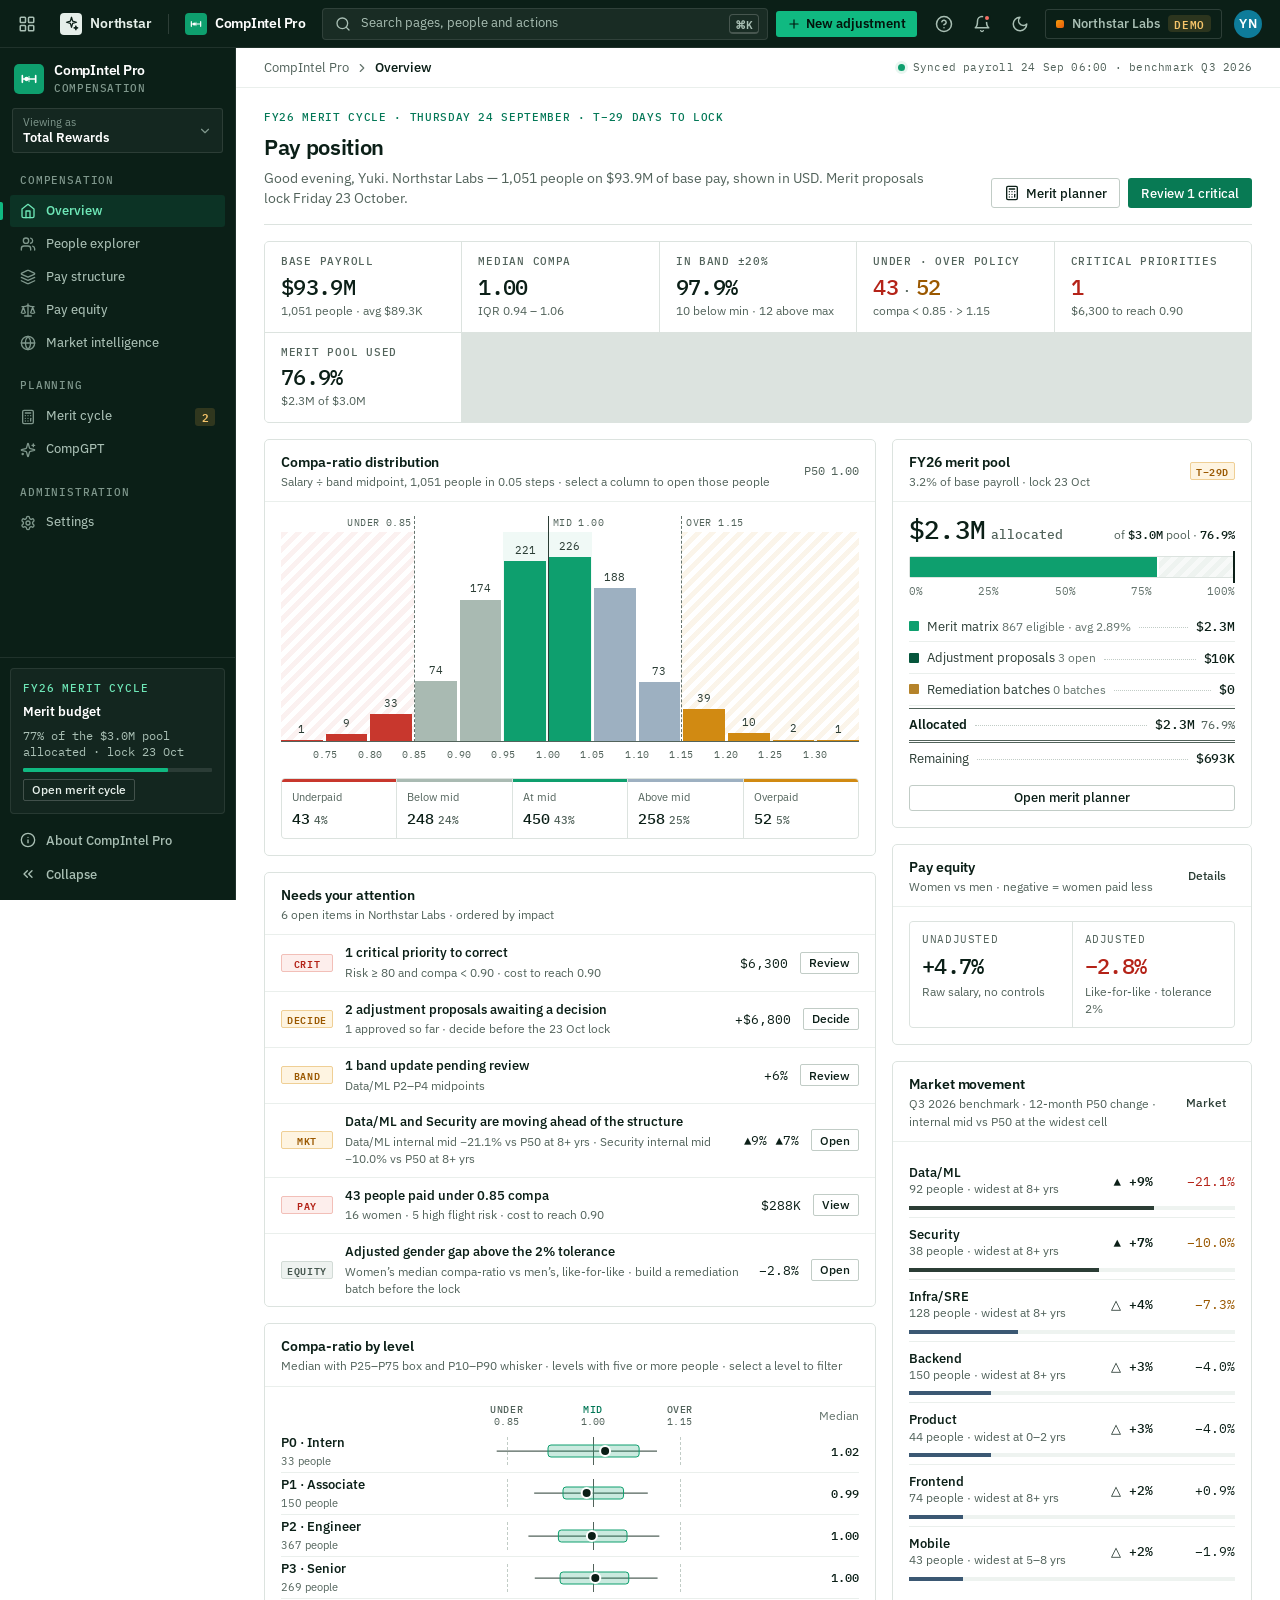
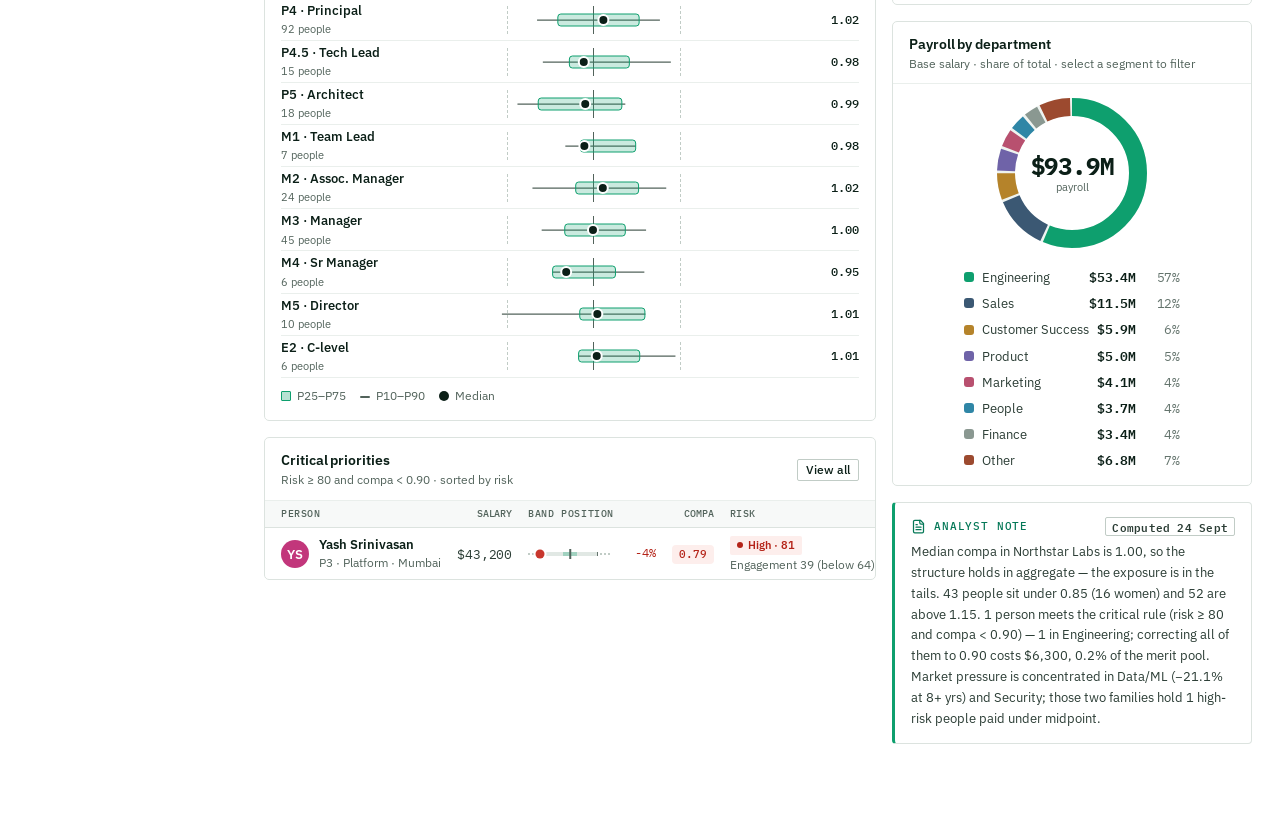
<file: artifacts/compintel-pro/index.html>
<!doctype html>
<html lang="en" data-brand="emerald">
<head>
<meta charset="utf-8">
<meta name="viewport" content="width=device-width,initial-scale=1,viewport-fit=cover">
<title>CompIntel Pro · Northstar Labs</title>
<meta name="description" content="CompIntel Pro — compensation intelligence for Northstar Labs: band positioning, pay equity, market benchmarks and merit-cycle planning. Concept prototype with illustrative data, designed by Ronak Mehta.">
<meta name="theme-color" content="#0B1F17">
<link rel="icon" href="data:image/svg+xml,%3Csvg xmlns='http://www.w3.org/2000/svg' viewBox='0 0 48 48'%3E%3Crect width='48' height='48' rx='13' fill='%23059669'/%3E%3Crect x='10' y='15' width='28' height='18' rx='4' fill='none' stroke='%23fff' stroke-width='3'/%3E%3Ccircle cx='24' cy='24' r='4.5' fill='none' stroke='%23fff' stroke-width='3'/%3E%3Cpath d='M15 20v8M33 20v8' stroke='%23fff' stroke-width='3' stroke-linecap='round'/%3E%3C/svg%3E">
<link rel="preconnect" href="https://fonts.googleapis.com"><link rel="preconnect" href="https://fonts.gstatic.com" crossorigin>
<link href="https://fonts.googleapis.com/css2?family=IBM+Plex+Mono:wght@400;500;600&family=IBM+Plex+Sans:ital,wght@0,400;0,500;0,600;0,700;1,400&display=swap" rel="stylesheet">
<link rel="stylesheet" href="../shared/ns.css">
<script src="../shared/ns.js"></script>
<script src="../shared/ns-data.js"></script>
<style>
  /* =====================================================================
     CompIntel Pro · "The comp terminal"
     Identity: IBM Plex Sans UI, IBM Plex Mono for every figure, deep
     green-black chrome, white ledger canvas, emerald for action and
     at-midpoint, red/amber reserved for out-of-band pay.
     ===================================================================== */
  :root{
    --font-sans:"IBM Plex Sans",-apple-system,BlinkMacSystemFont,"Segoe UI",Roboto,Helvetica,Arial,sans-serif;
    --font-display:"IBM Plex Sans",-apple-system,BlinkMacSystemFont,"Segoe UI",Roboto,sans-serif;
    --font-mono:"IBM Plex Mono",ui-monospace,SFMono-Regular,Menlo,Consolas,monospace;
    --ci-chrome:#0B1F17;--ci-chrome-2:#10291F;--ci-chrome-3:#163428;--ci-chrome-line:rgba(255,255,255,.085);
    --ci-chrome-ink:#E6EFEA;--ci-chrome-ink-2:#A9BFB4;--ci-chrome-ink-3:#7F978C;
    --ci-em:#0E9F6E;--ci-em-hi:#10B981;--ci-em-glow:#6EE7B7;
    --bg:#FFFFFF;--bg-2:#F5F8F6;
    --surface:#FFFFFF;--surface-2:#F7F9F8;--surface-3:#EEF3F0;--surface-4:#E1E8E4;
    --line:#DCE3DF;--line-2:#EAEFEC;--line-strong:#C1CCC6;
    --ink:#0B1F17;--ink-2:#2B3D35;--ink-3:#52635B;--ink-4:#64746D;--ink-inverse:#FFFFFF;
    --np:#087A54;--np-hover:#066A49;--np-active:#055A3E;--np-text:#047857;--np-soft:#E8F6F0;--np-soft-2:#D2ECDF;--np-line:#A6D8C0;
    --ok:#047857;--ok-bg:#E8F6F0;--ok-line:#A6D8C0;
    --warn:#9A5800;--warn-bg:#FEF4E1;--warn-line:#EFCF95;
    --bad:#B42318;--bad-bg:#FDEEEC;--bad-line:#F2BFB8;
    --info:#3B5873;--info-bg:#EEF2F6;--info-line:#C5D1DD;
    --neutral:#45564E;--neutral-bg:#EEF2F0;--neutral-line:#D2DBD6;
    --discovery:#047857;--discovery-bg:#EEF7F2;
    --brand:#0E9F6E;--brand-hover:#087A54;--brand-active:#066A49;--brand-text:#047857;--brand-soft:#E8F6F0;--brand-soft-2:#CDEADB;--brand-line:#A6D8C0;--on-brand:#FFFFFF;
    --viz-1:#0E9F6E;--viz-2:#3B5873;--viz-3:#B5832A;--viz-4:#6F63A8;--viz-5:#B8506F;--viz-6:#2F86A6;--viz-7:#8A9891;--viz-8:#9C4A2F;
    --viz-good:#0E9F6E;--viz-warn:#D18A12;--viz-serious:#C9681E;--viz-critical:#C8372D;
    --viz-seq-100:#DCF2E7;--viz-seq-200:#B4E3CC;--viz-seq-300:#7FCBA8;--viz-seq-400:#3FB184;--viz-seq-500:#0E9F6E;--viz-seq-600:#087A54;--viz-seq-700:#06563C;
    --viz-div-neg:#C8372D;--viz-div-mid:#F1F4F2;--viz-div-pos:#3B6E8F;
    --viz-grid:#ECF0EE;--viz-axis:#C9D3CE;
    /* compa bands: grey in band, emerald at midpoint, red/amber only out of policy */
    --cb-under:#C8372D;--cb-below:#A9BAB2;--cb-at:#0E9F6E;--cb-above:#9DB0C1;--cb-over:#D18A12;
    --shadow-xs:none;--shadow-sm:0 1px 2px rgba(11,31,23,.06);
    --shadow:0 2px 6px -1px rgba(11,31,23,.08),0 1px 2px rgba(11,31,23,.05);
    --shadow-lg:0 12px 28px -6px rgba(11,31,23,.18),0 3px 8px -2px rgba(11,31,23,.07);
    --shadow-xl:0 28px 64px -12px rgba(11,31,23,.3),0 6px 14px -4px rgba(11,31,23,.08);
    --glass:rgba(255,255,255,.9);
    --r-xs:2px;--r-sm:3px;--r:4px;--r-lg:5px;--r-xl:8px;
    --header-h:48px;--topbar-h:40px;--sidebar-w:236px;--content-max:1480px;
    --focus:0 0 0 2px var(--surface),0 0 0 4px color-mix(in srgb,var(--ci-em) 65%,transparent);
  }
  :root[data-theme="dark"]{
    --ci-chrome:#050E0A;--ci-chrome-2:#0A1712;--ci-chrome-3:#10231B;--ci-chrome-line:rgba(255,255,255,.07);
    --bg:#08130F;--bg-2:#0B1813;
    --surface:#0C1A14;--surface-2:#0F1F18;--surface-3:#13271F;--surface-4:#1A3127;
    --line:#1C3128;--line-2:#152820;--line-strong:#2A4337;
    --ink:#E4EEE9;--ink-2:#B9CAC2;--ink-3:#8EA59B;--ink-4:#7B9388;--ink-inverse:#08130F;
    --np:#10B981;--np-hover:#34D399;--np-active:#0E9F6E;--np-text:#4ADE9F;--np-soft:rgba(16,185,129,.13);--np-soft-2:rgba(16,185,129,.22);--np-line:rgba(16,185,129,.4);
    --ok:#4ADE9F;--ok-bg:rgba(16,185,129,.13);--ok-line:rgba(16,185,129,.36);
    --warn:#F5B547;--warn-bg:rgba(245,166,35,.12);--warn-line:rgba(245,166,35,.34);
    --bad:#FF8A80;--bad-bg:rgba(240,80,68,.13);--bad-line:rgba(240,80,68,.36);
    --info:#A3BCD3;--info-bg:rgba(120,155,190,.13);--info-line:rgba(120,155,190,.32);
    --neutral:#B3C3BB;--neutral-bg:rgba(150,180,165,.1);--neutral-line:rgba(150,180,165,.26);
    --discovery:#4ADE9F;--discovery-bg:rgba(16,185,129,.08);
    --brand:#10B981;--brand-hover:#34D399;--brand-active:#0E9F6E;--brand-text:#4ADE9F;--brand-soft:rgba(16,185,129,.13);--brand-soft-2:rgba(16,185,129,.22);--brand-line:rgba(16,185,129,.38);--on-brand:#04140D;
    --viz-1:#10B981;--viz-2:#7C9CBC;--viz-3:#D3A34A;--viz-4:#9A8FD6;--viz-5:#D9789A;--viz-6:#4FB2D3;--viz-7:#7E8F87;--viz-8:#D27556;
    --viz-good:#10B981;--viz-warn:#E8A23A;--viz-serious:#E28248;--viz-critical:#EF5B4F;
    --viz-seq-100:#0F2A1F;--viz-seq-200:#0F4430;--viz-seq-300:#0E6345;--viz-seq-400:#0E8A5F;--viz-seq-500:#10B981;--viz-seq-600:#4ADE9F;--viz-seq-700:#A7F3D0;
    --viz-div-neg:#E5534A;--viz-div-mid:#16261F;--viz-div-pos:#5B8DB5;
    --viz-grid:#14271F;--viz-axis:#2A4337;
    --cb-under:#EF5B4F;--cb-below:#3E5A4D;--cb-at:#10B981;--cb-above:#4A6378;--cb-over:#E8A23A;
    --shadow-xs:none;--shadow-sm:0 1px 2px rgba(0,0,0,.5);--shadow:0 2px 8px -1px rgba(0,0,0,.55);
    --shadow-lg:0 14px 32px -6px rgba(0,0,0,.65),0 0 0 1px rgba(255,255,255,.04);
    --shadow-xl:0 30px 70px -12px rgba(0,0,0,.8),0 0 0 1px rgba(255,255,255,.05);
    --glass:rgba(12,26,20,.92);
    --focus:0 0 0 2px var(--surface),0 0 0 4px color-mix(in srgb,var(--ci-em-hi) 70%,transparent);
  }
  body{font-size:13.5px;letter-spacing:0;font-feature-settings:"kern","liga"}
  h1,h2,h3,h4{letter-spacing:-.01em}
  h1{font-size:22px;line-height:30px;font-weight:600;letter-spacing:-.015em}
  ::selection{background:color-mix(in srgb,var(--ci-em) 26%,transparent)}
  /* every figure is set in Plex Mono, tabular */
  .fig,.tnum,.num,.ns-table td.num,.ns-stat .val,.kv b,.adj-grid b,.mini-table .num,.rp-val,.bc-val b,.dv-val,.split .v,.mx-cell input,.mx-cell .ro,.mx-cell span,.fx-table td:last-child,.gap-explain .big,.ns-heat .cell,.ns-countdown b,.ns-nav-badge,.ns-viz text,.ns-viztip .r span:last-child,.ldg .v,.ns-ring .c b,.ns-meter .row b,.ns-progress + .fig{font-family:var(--font-mono);font-variant-numeric:tabular-nums;letter-spacing:-.01em}
  .ns-viz text{font-size:10.5px}

  /* ---------- SHELL: green-black chrome ---------- */
  .ns-gh{background:var(--ci-chrome);border-bottom:1px solid var(--ci-chrome-line);color:var(--ci-chrome-ink);gap:8px}
  .ns-gh-btn,.ns-gh .ns-icon-btn{color:var(--ci-chrome-ink-2);width:34px;height:34px;border-radius:var(--r-sm)}
  .ns-gh-btn:hover,.ns-gh-btn[aria-expanded="true"],.ns-gh .ns-icon-btn:hover,.ns-gh .ns-icon-btn[aria-expanded="true"]{background:rgba(255,255,255,.08);color:#fff}
  .ns-gh .ns-icon-btn .dot{border-color:var(--ci-chrome);background:#F97066}
  .ns-gh-logo{color:var(--ci-chrome-ink)!important;font-size:14px;font-weight:600;letter-spacing:-.01em}
  .ns-gh-logo:hover,.ns-gh-product:hover{background:rgba(255,255,255,.07)}
  .ns-np-mark{background:var(--ci-chrome-ink);color:var(--ci-chrome);border-radius:4px;width:22px;height:22px}
  .ns-gh-sep{background:rgba(255,255,255,.14);height:20px}
  .ns-gh-product{color:#fff!important;font-weight:600;font-size:13.5px}
  .ns-gh-product .ns-brand-mark{width:22px;height:22px;border-radius:4px}
  .ns-gh .ns-search-btn{height:32px;background:rgba(255,255,255,.06);border:1px solid rgba(255,255,255,.1);color:var(--ci-chrome-ink-2);border-radius:var(--r);font-size:13px}
  .ns-gh .ns-search-btn:hover{background:rgba(255,255,255,.1);border-color:rgba(255,255,255,.18)}
  .ns-gh kbd{background:transparent;border-color:rgba(255,255,255,.2);color:var(--ci-chrome-ink-2);font-family:var(--font-mono)}
  .ns-gh .ns-create{background:var(--ci-em-hi);color:#03140C;border-radius:var(--r-sm);font-weight:600;box-shadow:none;height:28px}
  .ns-gh .ns-create:hover{background:#34D399}
  .ns-tenant{border-color:rgba(255,255,255,.14);color:var(--ci-chrome-ink-2);height:30px;border-radius:var(--r-sm)}
  .ns-tenant:hover{background:rgba(255,255,255,.07)}
  .ns-tenant small{background:rgba(245,181,71,.14);color:#F5C46A;font-family:var(--font-mono);letter-spacing:.06em}
  .ns-user-btn:hover{background:rgba(255,255,255,.08)}
  .ns-brand-mark{background:var(--ci-em);box-shadow:none;border-radius:5px;color:#fff}
  .ns-brand-mark svg{width:20px;height:20px}

  .ns-sidebar{background:var(--ci-chrome);border-right:1px solid var(--ci-chrome-line);color:var(--ci-chrome-ink)}
  .ns-brand{padding:14px 14px 12px}
  .ns-brand .ns-brand-mark{width:30px;height:30px}
  .ns-brand-name{color:#fff;font-size:14px;font-weight:600}
  .ns-brand-sub{color:var(--ci-chrome-ink-3);font-family:var(--font-mono);font-size:10.5px;letter-spacing:.06em;text-transform:uppercase}
  .ns-persona-chip{background:rgba(255,255,255,.04);border-color:rgba(255,255,255,.1);color:var(--ci-chrome-ink-2);border-radius:var(--r-sm)}
  .ns-persona-chip:hover{border-color:rgba(255,255,255,.22)}
  .ns-persona-chip .lbl{color:var(--ci-chrome-ink-3)}
  .ns-persona-chip b{color:#fff}
  .ns-persona-chip svg{color:var(--ci-chrome-ink-3)}
  .ns-nav-group{color:var(--ci-chrome-ink-3);font-family:var(--font-mono);font-size:10.5px;font-weight:500;letter-spacing:.08em;padding:18px 10px 6px}
  .ns-nav-item{height:32px;color:var(--ci-chrome-ink-2);font-size:13px;font-weight:450;border-radius:var(--r-sm)}
  .ns-nav-item svg{color:var(--ci-chrome-ink-3);width:16px;height:16px}
  .ns-nav-item:hover{background:rgba(255,255,255,.06);color:#fff}
  .ns-nav-item:hover svg{color:var(--ci-chrome-ink)}
  .ns-nav-item[aria-current="page"]{background:rgba(16,185,129,.13);color:var(--ci-em-glow);font-weight:550}
  .ns-nav-item[aria-current="page"] svg{color:var(--ci-em-glow)}
  .ns-nav-item[aria-current="page"]::before{background:var(--ci-em-hi);border-radius:0 2px 2px 0}
  .ns-nav-badge{background:rgba(245,181,71,.16);color:#F5C46A;border-radius:3px;font-size:11px}
  .ns-nav-item[aria-current="page"] .ns-nav-badge{background:rgba(245,181,71,.2);color:#F5C46A}
  .ns-sidebar-foot{border-top-color:var(--ci-chrome-line)}
  .ns-side-link,.ns-collapse-btn{color:var(--ci-chrome-ink-2);font-size:12.5px}
  .ns-side-link:hover,.ns-collapse-btn:hover{background:rgba(255,255,255,.06);color:#fff}
  .ns-sidebar-promo{background:rgba(255,255,255,.035);border:1px solid var(--ci-chrome-line);border-radius:var(--r);gap:7px}
  .ns-sidebar-promo::before{content:"FY26 merit cycle";color:var(--ci-em-glow);font-family:var(--font-mono);font-weight:500;letter-spacing:.08em}
  .ns-sidebar-promo b{color:#fff}
  .ns-sidebar-promo p{color:var(--ci-chrome-ink-2);font-family:var(--font-mono);font-size:11.5px}
  .ns-sidebar-promo .ns-progress{background:rgba(255,255,255,.1)}
  .ns-sidebar-promo .ns-progress > i{background:var(--ci-em-hi)}
  .ns-sidebar-promo .ns-btn.secondary{background:transparent;border-color:rgba(255,255,255,.2);color:var(--ci-chrome-ink)}
  .ns-sidebar-promo .ns-btn.secondary:hover{background:rgba(255,255,255,.08)}
  @media (max-width:960px){.ns-sidebar{background:var(--ci-chrome)}.ns-gh{gap:0;padding:0 6px}.ns-gh-btn,.ns-gh .ns-icon-btn{width:32px}.ns-gh-logo{padding:6px 5px}.ns-gh-product{padding:6px 4px;gap:6px}.ns-gh .ns-search-btn{flex:0 0 32px;width:32px;border:0;background:transparent}.ns-gh .ns-create{margin-right:2px;width:30px}.ns-user-btn{padding:0 2px}}
  :root[data-theme="dark"] .ns-btn.primary{color:#03140C}
  :root[data-theme="dark"] .ns-btn.primary:hover{color:#03140C}

  .ns-topbar{background:color-mix(in srgb,var(--bg) 94%,transparent);border-bottom:1px solid var(--line-2);padding:0 28px}
  .ns-crumbs{font-size:12.5px}
  .ns-topbar-meta{font-family:var(--font-mono);font-size:11px;color:var(--ink-3);letter-spacing:.02em}
  .ns-topbar-meta i{background:var(--ci-em);box-shadow:0 0 0 3px var(--np-soft)}
  .ns-content{padding:20px 28px 72px}
  @media (max-width:960px){.ns-topbar{padding:0 14px}.ns-content{padding:14px 14px 56px}}

  /* ---------- PAGE ---------- */
  .ns-page-head{padding:2px 0 16px;margin-bottom:16px;border-bottom:1px solid var(--line);align-items:flex-end}
  .ns-eyebrow{font-family:var(--font-mono);font-size:11px;font-weight:500;letter-spacing:.06em;text-transform:uppercase;color:var(--brand-text);margin-bottom:6px}
  .ns-page-head p{font-size:13.5px;max-width:84ch}
  .ns-section-title{margin:28px 0 10px}

  /* ---------- COMPONENTS ---------- */
  .ns-card{border-radius:var(--r-lg);box-shadow:none;border-color:var(--line)}
  .ns-card-head{padding:12px 16px 11px;border-bottom:1px solid var(--line-2);align-items:center;gap:12px}
  .ns-card-head h3{font-size:13.5px;font-weight:600;letter-spacing:-.005em}
  .ns-card-head p{font-size:12px;margin-top:1px}
  .ns-card-body{padding:14px 16px 16px}
  .ns-card-foot{border-radius:0 0 var(--r-lg) var(--r-lg)}
  .ns-btn{height:30px;border-radius:var(--r-sm);font-weight:500;font-size:13px}
  .ns-btn.primary{box-shadow:none}
  .ns-btn.secondary{box-shadow:none}
  .ns-btn.sm{height:26px;font-size:12.5px}
  .ns-btn.xs{height:22px;border-radius:var(--r-xs);font-size:11.5px}
  .ns-badge{border-radius:var(--r-xs);height:19px;font-size:11px;padding:0 6px}
  .ns-badge.sq.tnum,.ns-badge.tnum{font-family:var(--font-mono);font-weight:500;letter-spacing:-.01em}
  .ns-badge.tone-lo{background:var(--neutral-bg);color:var(--neutral)}
  .ns-badge.tone-hi{background:var(--info-bg);color:var(--info)}
  .ns-badge.brand{background:var(--brand-soft);color:var(--brand-text)}
  .ns-chip{border-radius:var(--r-sm);height:28px;font-size:12.5px}
  .ns-input,.ns-select,.ns-textarea{border-radius:var(--r-sm);font-size:13px}
  .ns-palette-input input:focus,.ns-palette-input input:focus-visible{outline:none;box-shadow:none}
  .ns-palette-input:focus-within{border-bottom-color:var(--ci-em);box-shadow:inset 0 -1px 0 var(--ci-em)}
  .ns-input:focus,.ns-select:focus,.ns-textarea:focus{border-color:var(--ci-em);box-shadow:0 0 0 3px color-mix(in srgb,var(--ci-em) 20%,transparent)}
  .ns-range{background:linear-gradient(90deg,var(--ci-em) var(--p,50%),var(--surface-4) var(--p,50%))}
  .ns-range::-webkit-slider-thumb{border-color:var(--ci-em);border-radius:3px;width:12px;height:18px}
  .ns-range::-moz-range-thumb{border-color:var(--ci-em);border-radius:3px}
  .ns-switch input:checked + i{background:var(--ci-em)}
  .ns-seg{border-radius:var(--r);padding:2px}
  .ns-seg button{border-radius:var(--r-sm)}
  .ns-alert{border-radius:var(--r);border-left-width:3px}
  .ns-alert p{font-size:12.5px}
  .ns-progress{height:5px;border-radius:1px}
  .ns-progress > i{border-radius:1px;background:var(--ci-em)}
  .ns-icon-box{border-radius:var(--r)}
  .ns-icon-box.sm{border-radius:var(--r-sm)}
  .ns-tl-item.done .pt{background:var(--ci-em);border-color:var(--ci-em)}
  .ns-tl-item.now .pt{border-color:var(--ci-em);color:var(--ci-em)}
  .ns-avatar{font-family:var(--font-sans);font-weight:600}
  .pf-prop+.pf-prop{border-top:1px solid var(--line-2);padding-top:12px}
  .ns-avatar.h6{background:#B4481A}.ns-avatar.h9{background:#4E7612}
  .ns-person .nm{font-size:13px}
  .ns-dropdown,.ns-palette,.ns-modal{border-radius:var(--r-xl)}
  .ns-drawer-head{padding:16px 24px 14px}
  .ns-modal-foot{border-radius:0 0 var(--r-xl) var(--r-xl)}
  .ns-viztip{border-radius:var(--r);font-size:11.5px}
  .ns-heat .cell{border-radius:2px;font-weight:500;min-height:34px}
  .ns-heat .hc{font-family:var(--font-mono);font-weight:500;letter-spacing:.04em}
  .ns-legend,.legend-cats{font-size:11.5px}
  .ns-toast{border-radius:var(--r)}

  /* KPI ledger strip: one ruled row of figures instead of floating cards */
  .ns-stats{gap:1px;background:var(--line);border:1px solid var(--line);border-radius:var(--r-lg);overflow:hidden;grid-template-columns:repeat(auto-fit,minmax(170px,1fr))}
  .ns-stat{border:0;border-radius:0;box-shadow:none;padding:12px 16px 12px;gap:4px;background:var(--surface)}
  .ns-stat .lbl{font-size:10.5px;font-weight:500;letter-spacing:.07em;text-transform:uppercase;color:var(--ink-3);font-family:var(--font-mono)}
  .ns-stat .ic{display:none}
  .ns-stat .val{font-size:22px;font-weight:500;letter-spacing:-.03em;line-height:1.15}
  .ns-stat .sub{font-size:11.5px}
  @media (max-width:720px){.ns-stats{grid-template-columns:repeat(2,minmax(0,1fr))}.ns-stats > :last-child:nth-child(odd){grid-column:span 2}.ns-stat .val{font-size:19px}}

  /* Tables: hairline ledger */
  .ns-table{font-size:13px}
  .ns-table th{font-size:10.5px;font-weight:500;letter-spacing:.07em;text-transform:uppercase;font-family:var(--font-mono);color:var(--ink-3);padding:8px 12px;background:var(--surface-2)}
  .ns-table td{padding:6px 12px;height:38px;border-bottom-color:var(--line-2)}
  .ns-table td.num,.ns-table th.num{text-align:right}
  .ns-table td.num{font-size:12.5px;color:var(--ink)}
  .ns-table.dense td{height:32px;padding:4px 10px}
  .ns-table tbody tr:hover td{background:color-mix(in srgb,var(--ci-em) 4%,var(--surface))}
  .ns-table th[aria-sort] .si{color:var(--ci-em)}
  .ns-table-foot{font-family:var(--font-mono);font-size:11.5px}
  .ns-pager button[aria-current="page"]{background:var(--np-soft);color:var(--np-text)}
  .ns-viz-toggle{font-family:var(--font-mono);font-size:11px}

  /* Analyst note (replaces the generic AI block) */
  .ns-ai{background:var(--surface);border:1px solid var(--line);border-left:3px solid var(--ci-em);border-radius:var(--r)}
  .ns-ai-head{font-family:var(--font-mono);font-size:10.5px;font-weight:500;letter-spacing:.08em;text-transform:uppercase;color:var(--brand-text)}
  .ns-ai-head .ns-badge{font-family:var(--font-mono);letter-spacing:.02em;text-transform:none}
  .ns-ai p{font-size:13px;line-height:1.6}

  /* ---------- SIGNATURE 1 · band-position whisker (tables) ---------- */
  .bp{display:grid;grid-template-columns:minmax(84px,1fr) 36px;gap:8px;align-items:center;min-width:128px}
  .bp-t{position:relative;height:14px}
  .bp-t::before{content:"";position:absolute;left:0;right:0;top:6px;height:2px;background:repeating-linear-gradient(90deg,var(--line-strong) 0 2px,transparent 2px 4px)}
  .bp-t .rng{position:absolute;top:5px;height:4px;background:var(--surface-4);border-left:1.5px solid var(--ink-4);border-right:1.5px solid var(--ink-4)}
  .bp-t .z{position:absolute;top:5px;height:4px;background:color-mix(in srgb,var(--ci-em) 30%,transparent)}
  .bp-t .m{position:absolute;top:2px;height:10px;width:1.5px;background:var(--ink-3);transform:translateX(-50%)}
  .bp-t b{position:absolute;top:7px;width:9px;height:9px;border-radius:50%;background:var(--ink);box-shadow:0 0 0 2px var(--surface);transform:translate(-50%,-50%)}
  .bp-t b.lo{background:var(--cb-under)}.bp-t b.hi{background:var(--cb-over)}.bp-t b.at{background:var(--ci-em)}
  .bp > span{font-family:var(--font-mono);font-size:11.5px;color:var(--ink-3);text-align:right}
  .bp > span.lo{color:var(--bad)}.bp > span.hi{color:var(--warn)}

  /* ---------- SIGNATURE 1b · band-position bar (drawer / profile / modals) ---------- */
  .bb{display:grid;gap:4px;padding-top:30px;font-size:11.5px}
  .bb-row{display:grid;grid-template-columns:64px minmax(0,1fr);gap:12px;align-items:center}
  .bb-row > span{font-family:var(--font-mono);font-size:10.5px;letter-spacing:.06em;text-transform:uppercase;color:var(--ink-3)}
  .bb-tr{position:relative;height:22px}
  .bb-tr::before{content:"";position:absolute;left:0;right:0;top:10px;height:2px;background:repeating-linear-gradient(90deg,var(--line-strong) 0 3px,transparent 3px 6px)}
  .bb-tr .band{position:absolute;top:5px;height:12px;background:var(--surface-3);border:1px solid var(--line-strong);border-left:2px solid var(--ink-3);border-right:2px solid var(--ink-3)}
  .bb-tr .zone{position:absolute;top:6px;height:10px;background:color-mix(in srgb,var(--ci-em) 28%,transparent)}
  .bb-tr .tick{position:absolute;top:1px;height:20px;width:2px;background:var(--ink);transform:translateX(-50%)}
  .bb-tr .peer{position:absolute;top:3px;height:16px;width:0;border-left:1.5px dashed var(--ink-3);transform:translateX(-50%)}
  .bb-tr .dot{position:absolute;top:11px;width:16px;height:16px;border-radius:50%;background:var(--ink);border:3px solid var(--surface);box-shadow:0 0 0 1px var(--ink);transform:translate(-50%,-50%);z-index:2;transition:left .18s var(--ease)}
  .bb-tr .dot.lo{background:var(--cb-under);box-shadow:0 0 0 1px var(--cb-under)}.bb-tr .dot.hi{background:var(--cb-over);box-shadow:0 0 0 1px var(--cb-over)}
  .bb-tr .dot.ghost{background:var(--surface);border:2px dashed var(--ci-em);box-shadow:none;z-index:3;width:18px;height:18px}
  .bb-tr .dot.ghost[hidden]{display:none}
  .bb-tr .lbl{position:absolute;bottom:calc(100% + 6px);transform:translateX(-50%);white-space:nowrap;font-family:var(--font-mono);font-size:11.5px;font-weight:500;color:var(--ink);background:var(--surface);border:1px solid var(--line-strong);border-radius:var(--r-sm);padding:2px 7px;z-index:3}
  .bb-tr .lbl.ghost{border-color:var(--ci-em);color:var(--brand-text)}
  .bb-tr .mk{position:absolute;top:6px;height:10px;background:color-mix(in srgb,var(--viz-2) 22%,transparent);border-left:2px solid var(--viz-2);border-right:2px solid var(--viz-2)}
  .bb-tr .mk50{position:absolute;top:2px;height:18px;width:2px;background:var(--viz-2);transform:translateX(-50%)}
  .bb-sc{position:relative;height:30px;margin-left:76px}
  .bb-sc span{position:absolute;top:2px;transform:translateX(-50%);text-align:center;white-space:nowrap;font-size:10.5px;color:var(--ink-3);line-height:1.3;text-transform:uppercase;letter-spacing:.05em;font-family:var(--font-mono)}
  .bb-sc span b{display:block;color:var(--ink);font-size:12px;font-weight:500;text-transform:none;letter-spacing:-.01em}
  .bb-leg{display:flex;gap:14px;flex-wrap:wrap;margin:2px 0 0 76px;font-size:11.5px;color:var(--ink-3)}
  .bb-leg i{display:inline-block;width:12px;height:8px;margin-right:6px;vertical-align:0}
  @media (max-width:560px){.bb-row{grid-template-columns:minmax(0,1fr)}.bb-row > span{display:none}.bb-sc,.bb-leg{margin-left:0}}

  /* ---------- SIGNATURE 2 · merit budget tracker ---------- */
  .bt{display:grid;gap:12px}
  .bt-top{display:flex;align-items:baseline;justify-content:space-between;gap:12px;flex-wrap:wrap}
  .bt-top .big{font-family:var(--font-mono);font-size:26px;font-weight:500;letter-spacing:-.03em;line-height:1;color:var(--ink)}
  .bt-top .big small{font-size:13px;color:var(--ink-3);letter-spacing:0;margin-left:6px}
  .bt-top .of{font-size:12px;color:var(--ink-3);text-align:right}
  .bt-top .of b{font-family:var(--font-mono);font-weight:500;color:var(--ink)}
  .bt-bar{position:relative;height:22px;display:flex;background:repeating-linear-gradient(135deg,var(--surface-3) 0 5px,var(--surface-2) 5px 10px);border:1px solid var(--line);border-radius:2px;overflow:visible}
  .bt-bar > i{display:block;height:100%;min-width:0;border-right:1px solid var(--surface)}
  .bt-bar > i:last-of-type{border-right:0}
  .bt-bar .s-matrix{background:var(--ci-em)}
  .bt-bar .s-prop{background:var(--viz-seq-700)}
  .bt-bar .s-batch{background:var(--viz-3)}
  .bt-bar .s-over{background:repeating-linear-gradient(135deg,var(--viz-critical) 0 4px,color-mix(in srgb,var(--viz-critical) 70%,transparent) 4px 8px)}
  .bt-bar .cap{position:absolute;top:-6px;bottom:-6px;width:2px;background:var(--ink);transform:translateX(-50%)}
  .bt-bar .cap::after{content:attr(data-l);position:absolute;top:-16px;left:50%;transform:translateX(-50%);font-family:var(--font-mono);font-size:10px;color:var(--ink-3);white-space:nowrap;letter-spacing:.04em}
  .bt-scale{display:flex;justify-content:space-between;font-family:var(--font-mono);font-size:10.5px;color:var(--ink-4);margin-top:-6px}
  .ldg{display:grid;font-size:12.5px}
  .ldg-r{display:grid;grid-template-columns:auto minmax(12px,1fr) auto;align-items:baseline;gap:8px;padding:6px 0;border-bottom:1px solid var(--line-2)}
  .ldg-r:last-child{border-bottom:0}
  .ldg-r .k{color:var(--ink-2);display:flex;align-items:center;gap:8px;min-width:0}
  .ldg-r .k i{width:10px;height:10px;border-radius:1px;flex:none}
  .ldg-r .k small{color:var(--ink-4);font-size:11.5px}
  .ldg-r .lead{border-bottom:1px dotted var(--line-strong);transform:translateY(-3px)}
  .ldg-r .v{color:var(--ink);font-weight:500;text-align:right;white-space:nowrap}
  .ldg-r .v small{color:var(--ink-3);font-weight:400;margin-left:6px;font-size:11.5px}
  .ldg-r.total{border-top:1px solid var(--ink-3);border-bottom:3px double var(--ink-3);margin-top:2px;font-weight:600}
  .ldg-r.total .k{color:var(--ink);font-weight:600}
  .ldg-r.neg .v{color:var(--bad)}
  .ldg-r.sub .k{padding-left:18px;color:var(--ink-3)}

  /* ---------- SIGNATURE 3 · compa-ratio distribution ---------- */
  .ch{display:grid;gap:6px}
  .ch-plot{position:relative;height:var(--ch-h,200px);margin-top:16px}
  .ch-zone{position:absolute;top:0;bottom:0;pointer-events:none}
  .ch-zone.under{background:repeating-linear-gradient(135deg,color-mix(in srgb,var(--cb-under) 7%,transparent) 0 5px,transparent 5px 10px)}
  .ch-zone.over{background:repeating-linear-gradient(135deg,color-mix(in srgb,var(--cb-over) 9%,transparent) 0 5px,transparent 5px 10px)}
  .ch-zone.mid{background:color-mix(in srgb,var(--ci-em) 6%,transparent)}
  .ch-ref{position:absolute;top:-16px;bottom:0;width:0;border-left:1px dashed var(--ink-4);pointer-events:none}
  .ch-ref.mid{border-left:1.5px solid var(--ink-2)}
  .ch-ref span{position:absolute;top:0;left:4px;font-style:normal;font-family:var(--font-mono);font-size:10px;letter-spacing:.04em;color:var(--ink-3);white-space:nowrap;text-transform:uppercase}
  .ch-ref.right span{left:auto;right:4px}
  .ch-grid{position:absolute;left:0;right:0;border-top:1px solid var(--viz-grid);pointer-events:none}
  .ch-cols{position:absolute;inset:0;display:grid;grid-template-columns:repeat(13,minmax(0,1fr));gap:3px;align-items:end;border-bottom:1px solid var(--ink-3)}
  .ch-col{position:relative;height:100%;display:flex;flex-direction:column;justify-content:flex-end;align-items:stretch;border-radius:0;cursor:pointer}
  .ch-col i{display:block;height:var(--h);min-height:1px;background:var(--c);transition:filter var(--dur),height .5s var(--ease-out)}
  .ch-col .n{font-family:var(--font-mono);font-size:10.5px;color:var(--ink-2);text-align:center;margin-bottom:3px;white-space:nowrap}
  .ch-col:hover i,.ch-col:focus-visible i{filter:brightness(.88)}
  :root[data-theme="dark"] .ch-col:hover i{filter:brightness(1.2)}
  .ch-col:focus-visible{box-shadow:var(--focus);border-radius:2px}
  .ch-axis{position:relative;height:16px}
  .ch-axis span{position:absolute;transform:translateX(-50%);font-family:var(--font-mono);font-size:10px;color:var(--ink-3)}
  .ch-sum{display:grid;grid-template-columns:repeat(5,minmax(0,1fr));gap:1px;background:var(--line);border:1px solid var(--line);border-radius:var(--r);overflow:hidden;margin-top:8px}
  .ch-sum a{background:var(--surface);padding:8px 10px;color:inherit;text-decoration:none!important;display:grid;gap:2px;border-top:3px solid var(--c)}
  .ch-sum a:hover{background:var(--surface-2)}
  .ch-sum .k{font-size:11px;color:var(--ink-3)}
  .ch-sum .v{font-family:var(--font-mono);font-size:15px;font-weight:500;color:var(--ink)}
  .ch-sum .v small{font-size:11px;color:var(--ink-3);margin-left:4px}
  @media (max-width:720px){.ch-sum{grid-template-columns:repeat(2,minmax(0,1fr))}.ch-sum a:last-child{grid-column:span 2}.ch-col .n{font-size:9px}.ch-axis span:nth-child(even){display:none}.ch-ref span{display:none}}

  /* ---------- band ladder (pay structure) ---------- */
  .lad{display:grid;gap:0;font-size:12px}
  .lad-head,.lad-row{display:grid;grid-template-columns:118px minmax(0,1fr) 92px;gap:12px;align-items:center}
  .lad-head{height:22px;border-bottom:1px solid var(--line)}
  .lad-ax{position:relative;height:100%}
  .lad-ax span{position:absolute;bottom:4px;transform:translateX(-50%);font-family:var(--font-mono);font-size:10px;color:var(--ink-3)}
  .lad-row{min-height:34px;border-bottom:1px solid var(--line-2);cursor:pointer}
  .lad-row:hover{background:var(--surface-2)}
  .lad-row:focus-visible{box-shadow:var(--focus)}
  .lad-row.sep{border-top:1px solid var(--line-strong)}
  .lad-lbl b{font-family:var(--font-mono);font-weight:500;color:var(--ink)}
  .lad-lbl span{color:var(--ink-3);margin-left:6px}
  .lad-tr{position:relative;height:34px}
  .lad-tr .gl{position:absolute;top:0;bottom:0;width:0;border-left:1px solid var(--viz-grid)}
  .lad-tr .band{position:absolute;top:11px;height:12px;background:var(--surface-3);border:1px solid var(--line-strong);border-left:2px solid var(--ink-3);border-right:2px solid var(--ink-3)}
  .lad-tr .zone{position:absolute;top:12px;height:10px;background:color-mix(in srgb,var(--ci-em) 26%,transparent)}
  .lad-tr .mid{position:absolute;top:8px;height:18px;width:2px;background:var(--ink);transform:translateX(-50%)}
  .lad-tr .pp{position:absolute;top:17px;width:6px;height:6px;border-radius:50%;background:var(--ci-em);opacity:.85;transform:translate(-50%,-50%);box-shadow:0 0 0 1px var(--surface)}
  .lad-tr .pp.lo{background:var(--cb-under)}.lad-tr .pp.hi{background:var(--cb-over)}
  .lad-v{text-align:right;font-family:var(--font-mono);font-size:11.5px;color:var(--ink-3);line-height:1.3}
  .lad-v b{color:var(--ink);font-weight:500}
  @media (max-width:720px){.lad-head,.lad-row{grid-template-columns:64px minmax(0,1fr) 56px;gap:8px}.lad-lbl span{display:none}}

  /* blotter (needs attention) */
  .blot{display:grid}
  .blot-r{display:grid;grid-template-columns:52px minmax(0,1fr) auto auto;gap:12px;align-items:center;padding:9px 16px;border-bottom:1px solid var(--line-2);color:inherit;text-decoration:none!important}
  .blot-r:last-child{border-bottom:0}
  .blot-r:hover{background:var(--surface-2)}
  .blot-r:hover .ttl{color:var(--np-text)}
  .blot-r .ttl{font-size:13px;font-weight:550;color:var(--ink)}
  .blot-r .sub{font-size:12px;color:var(--ink-3);margin-top:1px}
  .blot-r .amt{font-family:var(--font-mono);font-size:12.5px;color:var(--ink);text-align:right;white-space:nowrap}
  .tag{white-space:nowrap;display:inline-flex;align-items:center;justify-content:center;height:18px;padding:0 5px;border-radius:2px;font-family:var(--font-mono);font-size:10px;font-weight:600;letter-spacing:.06em;background:var(--neutral-bg);color:var(--neutral);border:1px solid var(--neutral-line)}
  .tag.bad{background:var(--bad-bg);color:var(--bad);border-color:var(--bad-line)}
  .tag.warn{background:var(--warn-bg);color:var(--warn);border-color:var(--warn-line)}
  .tag.ok{background:var(--ok-bg);color:var(--ok);border-color:var(--ok-line)}
  .tag.info{background:var(--info-bg);color:var(--info);border-color:var(--info-line)}
  @media (max-width:720px){.blot-r{grid-template-columns:44px minmax(0,1fr) auto;padding:9px 12px;row-gap:2px}.blot-r:has(.amt)>.tag{grid-row:1/span 2}.blot-r .amt{grid-column:2;grid-row:2;text-align:left;font-size:12px;color:var(--ink-2)}.blot-r>.ns-btn{grid-column:3;grid-row:1/span 2}}

  /* movement ticker rows (market) */
  .mv{display:grid;grid-template-columns:minmax(0,1fr) 64px 72px;gap:10px;align-items:center;padding:7px 0;border-bottom:1px solid var(--line-2);font-size:12.5px}
  .mv:last-child{border-bottom:0}
  .mv .f{color:var(--ink);font-weight:550}
  .mv .f small{display:block;color:var(--ink-3);font-weight:400;font-size:11.5px}
  .mv .d{font-family:var(--font-mono);text-align:right;font-weight:500}
  .mv .d.up{color:var(--ink);font-weight:600}
  .mv .g{font-family:var(--font-mono);text-align:right}
  .mv .bar{height:4px;background:var(--surface-3);position:relative;grid-column:1/-1;margin-top:-2px}
  .mv .bar i{position:absolute;left:0;top:0;bottom:0;background:var(--viz-2)}
  .mv .bar i.hot{background:var(--ink-2)}

  /* ---------- carried-over pieces, restyled ---------- */
  .rp{display:grid;gap:0;font-size:12.5px}
  .rp-head,.rp-row{display:grid;grid-template-columns:minmax(96px,22%) 1fr 52px;gap:12px;align-items:center}
  .rp-axis{position:relative;height:30px}
  .rp-line{position:absolute;bottom:2px;transform:translateX(-50%);font-family:var(--font-mono);font-size:10px;color:var(--ink-3);white-space:nowrap;text-align:center;line-height:1.25;letter-spacing:.02em}
  .rp-line b{display:block;font-weight:500;color:var(--ink-3);text-transform:uppercase;letter-spacing:.06em;font-size:9.5px}
  .rp-line.mid b{color:var(--brand-text)}
  .rp-tick{position:absolute;bottom:0;transform:translateX(-50%);font-size:10.5px;color:var(--ink-4)}
  .rp-row{padding:2px 0;border-bottom:1px solid var(--line-2);cursor:default}
  .rp-row:last-of-type{border-bottom:0}
  .rp-row:hover{background:var(--surface-2)}
  .rp-lbl b{display:block;font-size:12.5px;font-weight:550;color:var(--ink);white-space:nowrap;overflow:hidden;text-overflow:ellipsis}
  .rp-lbl span{font-size:11px;color:var(--ink-3)}
  .rp-track{position:relative;height:28px}
  .rp-vline{position:absolute;top:0;bottom:0;width:0;border-left:1px dashed var(--line-strong)}
  .rp-vline.mid{border-left:1.5px solid var(--ink-3)}
  .rp-track svg{position:absolute;inset:0;width:100%;height:100%;overflow:visible}
  .rp-track .wh{stroke:var(--ink-3);stroke-width:1.25}
  .rp-track .box{fill:var(--ci-em);fill-opacity:.22;stroke:var(--ci-em);stroke-width:1}
  .rp-track .med{fill:var(--ink);stroke:var(--surface);stroke-width:2}
  .rp-val{text-align:right;font-weight:500;color:var(--ink);font-size:12px}
  @media (max-width:720px){.rp-line b{display:none}.rp-head,.rp-row{grid-template-columns:minmax(70px,28%) 1fr 40px;gap:8px}}
  .bc{display:grid;gap:0;font-size:12.5px}
  .bc-row,.bc-head{display:grid;grid-template-columns:minmax(110px,22%) 1fr 128px;gap:12px;align-items:center}
  .bc-head{font-family:var(--font-mono);font-size:10.5px;letter-spacing:.06em;text-transform:uppercase;color:var(--ink-3);padding-bottom:4px;border-bottom:1px solid var(--line)}
  .bc-row{padding:2px 0;border-bottom:1px solid var(--line-2);cursor:pointer}
  .bc-row:hover{background:var(--surface-2)}
  .bc-row:focus-visible{box-shadow:var(--focus)}
  .bc-lbl b{display:block;font-size:12.5px;font-weight:550;color:var(--ink);white-space:nowrap;overflow:hidden;text-overflow:ellipsis}
  .bc-lbl span{font-size:11px;color:var(--ink-3)}
  .bc-track{position:relative;height:46px}
  .bc-track svg{position:absolute;inset:0;width:100%;height:100%;overflow:visible}
  .bc-track .band{fill:var(--surface-3);stroke:var(--line-strong)}
  .bc-track .zone{fill:var(--ci-em);fill-opacity:.2}
  .bc-track .bin{fill:var(--cb-below)}
  .bc-track .bin.at{fill:var(--ci-em)}
  .bc-track .bin.out{fill:var(--cb-under)}
  .bc-track .bin.outhi{fill:var(--cb-over)}
  .bc-track .midl{stroke:var(--ink);stroke-width:1.5}
  .bc-track .med{fill:var(--ink);stroke:var(--surface);stroke-width:2}
  .bc-axis{position:relative;height:16px}
  .bc-axis span{position:absolute;transform:translateX(-50%);font-size:10px;color:var(--ink-3);white-space:nowrap}
  .bc-val{text-align:right;font-size:11.5px;color:var(--ink-3);line-height:1.35}
  .bc-val b{color:var(--ink);font-weight:500}
  @media (max-width:720px){.bc-row,.bc-head{grid-template-columns:minmax(64px,26%) 1fr 70px;gap:8px}}
  .dv{display:grid;gap:0;font-size:12.5px}
  .dv-row,.dv-head{display:grid;grid-template-columns:minmax(110px,30%) 1fr 58px;gap:12px;align-items:center}
  .dv-head{font-family:var(--font-mono);font-size:10px;letter-spacing:.06em;text-transform:uppercase;color:var(--ink-3);padding-bottom:6px;border-bottom:1px solid var(--line)}
  .dv-axis{display:flex;justify-content:space-between}
  .dv-row{padding:4px 0;border-bottom:1px solid var(--line-2);cursor:default}
  .dv-row:last-child{border-bottom:0}
  .dv-row:hover{background:var(--surface-2)}
  .dv-lbl b{display:block;color:var(--ink);font-weight:550;white-space:nowrap;overflow:hidden;text-overflow:ellipsis}
  .dv-lbl span{font-size:11px;color:var(--ink-3)}
  .dv-track{position:relative;height:16px}
  .dv-track .zero{position:absolute;left:50%;top:-4px;bottom:-4px;width:1.5px;background:var(--ink-3)}
  .dv-track .tol{position:absolute;top:0;bottom:0;background:color-mix(in srgb,var(--ci-em) 9%,transparent)}
  .dv-track .bar{position:absolute;top:3px;height:10px}
  .dv-track .bar.neg{right:50%;background:var(--viz-div-neg)}
  .dv-track .bar.pos{left:50%;background:var(--viz-div-pos)}
  .dv-val{text-align:right;font-weight:500;font-size:12px}
  .rdots{display:inline-flex;gap:2px;vertical-align:middle;margin-right:4px}
  .rdots i{width:6px;height:10px;border-radius:1px;background:var(--surface-4)}
  .rdots i.on{background:var(--ink-2)}
  .drv{display:inline-flex;align-items:center;font-size:11px;height:19px;padding:0 6px;border-radius:2px;background:var(--surface-3);color:var(--ink-2);white-space:nowrap;border:1px solid var(--line)}
  .drv.pay{background:var(--bad-bg);color:var(--bad);border-color:var(--bad-line)}
  .drv.fig{font-family:var(--font-mono)}
  .legend-cats{display:flex;gap:14px;flex-wrap:wrap;color:var(--ink-3);margin-top:8px}
  .legend-cats i{width:10px;height:10px;border-radius:1px;display:inline-block;margin-right:6px;vertical-align:-1px}
  .legend-cats b{color:var(--ink);font-family:var(--font-mono);font-weight:500}
  .adj-grid{display:grid;grid-template-columns:repeat(auto-fit,minmax(118px,1fr));gap:1px;background:var(--line);border:1px solid var(--line);border-radius:var(--r);overflow:hidden}
  .adj-grid div{padding:9px 12px;background:var(--surface)}
  .adj-grid span{display:block;font-size:10.5px;color:var(--ink-3);margin-bottom:3px;font-family:var(--font-mono);letter-spacing:.05em;text-transform:uppercase}
  .adj-grid b{font-size:14.5px;font-weight:500}
  .kv{display:grid;grid-template-columns:1fr auto;gap:6px 14px;font-size:12.5px;padding:7px 0;border-bottom:1px solid var(--line-2)}
  .kv:last-child{border-bottom:0}
  .kv b{text-align:right;font-weight:500;font-size:12.5px}
  .kv b.txt{font-family:var(--font-sans);letter-spacing:0}
  .mx-wrap{overflow-x:auto}
  .mx-table{width:100%;border-collapse:separate;border-spacing:0;font-size:12.5px;min-width:620px}
  .mx-table th,.mx-table td{padding:6px 6px;text-align:center;border-bottom:1px solid var(--line-2);vertical-align:middle}
  .mx-table thead th{font-family:var(--font-mono);font-size:10.5px;letter-spacing:.04em;color:var(--ink-3);font-weight:500;border-bottom:1px solid var(--line);background:var(--surface-2)}
  .mx-table thead th .xs{font-family:var(--font-sans);letter-spacing:0}
  .mx-table td:first-child,.mx-table th:first-child{text-align:left;padding-left:10px}
  .mx-table tr:last-child td{border-bottom:0}
  .mx-table td.tot{text-align:right;padding-right:10px;font-family:var(--font-mono)}
  .mx-cell{display:grid;gap:3px;justify-items:center;padding:6px 4px;border-radius:2px;background:color-mix(in srgb,var(--ci-em) calc(var(--w,0) * 22%),transparent)}
  .mx-cell input{width:64px;height:28px;text-align:center;border-radius:var(--r-sm);border:1px solid var(--line-strong);background:var(--surface);color:var(--ink);font-weight:500;font-size:13px}
  .mx-cell input:hover{border-color:var(--ink-4)}
  .mx-cell input:focus{border-color:var(--ci-em);box-shadow:0 0 0 3px color-mix(in srgb,var(--ci-em) 22%,transparent);outline:none}
  .mx-cell .ro{width:64px;height:28px;display:grid;place-items:center;border-radius:var(--r-sm);background:var(--surface-2);border:1px solid var(--line);font-weight:500}
  .mx-cell span{font-size:10.5px;color:var(--ink-3);white-space:nowrap}
  .mx-row-lbl b{display:block;font-size:12.5px;font-weight:550}
  .mx-row-lbl span{font-size:11px;color:var(--ink-3);font-family:var(--font-mono)}
  .chat{display:grid;gap:12px}
  .chat-q{justify-self:end;max-width:min(76%,560px);background:var(--ci-chrome);color:var(--ci-chrome-ink);padding:8px 12px;border-radius:var(--r);font-size:13px;font-family:var(--font-mono)}
  .chat-q::before{content:"› ";color:var(--ci-em-glow)}
  .chat-a{border-left:3px solid var(--ci-em)}
  .chat-a .ns-card-body{display:grid;gap:12px}
  .ans-head{display:flex;align-items:center;gap:8px;flex-wrap:wrap}
  .ans-head b{font-size:13.5px;font-weight:600;color:var(--ink)}
  .ans-head .ns-badge{margin-left:auto}
  .prompts{display:grid;grid-template-columns:repeat(4,minmax(0,1fr));gap:1px;background:var(--line);border:1px solid var(--line);border-radius:var(--r);overflow:hidden}
  .prompt{text-align:left;padding:9px 12px;background:var(--surface);font-size:12.5px;color:var(--ink-2);display:flex;gap:10px;align-items:flex-start;transition:background var(--dur);cursor:pointer}
  .prompt:hover,.prompt:focus-visible{background:var(--np-soft);color:var(--ink)}
  .prompt svg{width:14px;height:14px;color:var(--brand-text);flex:none;margin-top:2px}
  @media (max-width:1100px){.prompts{grid-template-columns:repeat(2,minmax(0,1fr))}}
  @media (max-width:520px){.prompts{grid-template-columns:minmax(0,1fr)}}
  .ns-label b,.ns-field input[type=date]{font-family:var(--font-mono);font-weight:500;letter-spacing:-.01em}
  .ask{display:flex;gap:8px;align-items:center}
  .ask .ns-input-wrap{flex:1}
  .ask.term .ns-input{height:40px;font-family:var(--font-mono);font-size:13.5px;background:var(--surface-2)}
  .ask.term .ns-btn{height:40px}
  .mini-table{width:100%;font-size:12.5px;border-collapse:collapse}
  .mini-table th{font-family:var(--font-mono);font-size:10px;font-weight:500;letter-spacing:.06em;text-transform:uppercase;color:var(--ink-3);background:var(--surface-2);text-align:left;padding:6px 8px;border-bottom:1px solid var(--line);white-space:nowrap}
  .mini-table th.num{text-align:right}
  .mini-table td{padding:6px 8px;border-bottom:1px solid var(--line-2);color:var(--ink-2);vertical-align:middle}
  .mini-table tr:last-child td{border-bottom:0}
  .mini-table .num{text-align:right;white-space:nowrap}
  .mini-table td b{color:var(--ink)}
  .status-lock{display:inline-flex;align-items:center;gap:6px}
  .form-foot{position:sticky;bottom:12px;z-index:5;display:flex;align-items:center;justify-content:space-between;gap:12px;flex-wrap:wrap;padding:10px 14px;margin-top:20px;background:var(--ci-chrome);color:var(--ci-chrome-ink);border-radius:var(--r);box-shadow:var(--shadow-lg)}
  .form-foot .muted{color:var(--ci-chrome-ink-2)}
  .form-foot .ns-btn.secondary{background:transparent;color:var(--ci-chrome-ink);border-color:rgba(255,255,255,.22)}
  .form-foot .ns-btn.secondary:hover{background:rgba(255,255,255,.08)}
  .form-foot .ns-btn.primary{background:var(--ci-em-hi);color:#03140C}
  .fx-table{width:100%;font-size:12.5px;border-collapse:collapse}
  .fx-table td{padding:6px 0;border-bottom:1px solid var(--line-2);color:var(--ink-2)}
  .fx-table td:last-child{text-align:right;color:var(--ink)}
  .fx-table tr.on td{color:var(--brand-text);font-weight:600}
  .side-sticky{position:sticky;top:calc(var(--header-h) + var(--topbar-h) + 16px);display:grid;gap:16px;align-content:start}
  @media (max-width:1200px){.side-sticky{position:static}}
  .ns-grid.main-side{grid-template-columns:minmax(0,1fr) 360px}
  @media (max-width:1200px){.ns-grid.main-side{grid-template-columns:minmax(0,1fr)}}
  .ns-grid.main-side > .grid{align-content:start}
  .tight .ns-table th,.tight .ns-table td{padding-left:10px;padding-right:10px;white-space:nowrap}
  .tight .ns-table td:first-child,.tight .ns-table th:first-child{padding-left:16px}
  .tight .ns-table td:last-child,.tight .ns-table th:last-child{padding-right:16px}
  .tight .ns-person .nm,.tight .ns-person .sb{max-width:200px}
  .prop{display:grid;gap:5px;padding:11px 0;border-bottom:1px solid var(--line-2)}
  .prop:last-child{border-bottom:0}
  .prop .amt{font-size:12.5px;display:flex;align-items:center;gap:8px;flex-wrap:wrap}
  .prop .amt b{font-family:var(--font-mono);font-weight:500}
  .prop .note{font-size:12px;color:var(--ink-2);border-left:2px solid var(--line-strong);padding-left:8px}
  .mkt-heat .ns-heat .cell{aspect-ratio:auto;min-height:40px}
  .gap-explain{display:grid;gap:10px}
  .gap-explain .big{font-size:34px;font-weight:500;letter-spacing:-.04em;line-height:1}
  .gap-explain .formula{font-family:var(--font-mono);font-size:11px;color:var(--ink-3);background:var(--surface-2);border:1px solid var(--line-2);border-left:2px solid var(--ink-4);padding:6px 10px;border-radius:2px;overflow-wrap:anywhere}
  .ns-toolbar .ns-select{width:auto;min-width:132px}
  .ns-table tr.sep td{border-top:1px solid var(--line-strong)}
  .filters-wrap{display:flex;gap:8px;flex-wrap:wrap;align-items:center}
  .heat-note{font-size:11.5px;color:var(--ink-3);margin-top:10px}
  .info-text{color:var(--info)}
  .deadline{display:flex;align-items:baseline;gap:8px;flex-wrap:wrap}
  .deadline b{font-family:var(--font-mono);font-size:26px;font-weight:500;letter-spacing:-.03em;line-height:1.1}
  .deadline span{font-size:12.5px;color:var(--ink-3)}
  .split{display:grid;grid-template-columns:1fr 1fr;gap:1px;background:var(--line);border:1px solid var(--line);border-radius:var(--r);overflow:hidden}
  .split > div{padding:10px 12px;background:var(--surface)}
  .split .k{font-size:10.5px;color:var(--ink-3);font-family:var(--font-mono);letter-spacing:.06em;text-transform:uppercase}
  .split .v{font-size:22px;font-weight:500;letter-spacing:-.03em;margin-top:3px}
  .split .s{font-size:11.5px;color:var(--ink-3);margin-top:2px}
  .tbl-tools{display:flex;align-items:center;gap:8px;flex-wrap:wrap;padding:10px 16px;border-bottom:1px solid var(--line);background:var(--surface)}
  .tbl-tools .ns-input-wrap{flex:1 1 220px;max-width:300px}
  .tbl-tools .ns-select{width:auto;min-width:128px}
  .tbl-tools .grow{flex:1}
  .tbl-tools .cnt{font-family:var(--font-mono);font-size:11.5px;color:var(--ink-3)}
  .flt-panel{display:grid;grid-template-columns:repeat(auto-fill,minmax(180px,1fr));gap:12px;padding:12px 16px;border-bottom:1px solid var(--line);background:var(--surface-2)}
  .flt-panel .ns-select{width:100%}
  .flt-chips{display:flex;align-items:center;gap:6px;flex-wrap:wrap;padding:8px 16px;border-bottom:1px solid var(--line);background:var(--surface-2)}
  .flt-chip{display:inline-flex;align-items:center;gap:6px;height:24px;padding:0 3px 0 8px;border-radius:2px;background:var(--surface);border:1px solid var(--line-strong);color:var(--ink);font-size:12px;font-weight:550}
  .flt-chip span{color:var(--ink-3);font-weight:400}
  .flt-chip button{width:18px;height:18px;border-radius:2px;display:grid;place-items:center;color:var(--ink-3)}
  .flt-chip button:hover{background:var(--surface-3);color:var(--ink)}
  .flt-chip button svg{width:12px;height:12px}
  .filter-bar{display:flex;align-items:flex-end;gap:12px;flex-wrap:wrap;margin-bottom:16px}
  .filter-bar .ns-field{min-width:200px}
  .filter-bar .ns-label{font-size:12px}
  .prof-id{display:flex;align-items:center;gap:14px}
  .prof-id .ns-avatar{border-radius:5px}
  .prof-id .id{font-family:var(--font-mono);font-size:11px;color:var(--ink-3);letter-spacing:.04em;margin-top:2px}
  .lozenges{display:flex;gap:6px;flex-wrap:wrap;align-items:center}
  .hist{width:100%;border-collapse:collapse;font-size:12.5px}
  .hist th{font-family:var(--font-mono);font-size:10px;font-weight:500;letter-spacing:.06em;text-transform:uppercase;color:var(--ink-3);text-align:left;padding:6px 8px;border-bottom:1px solid var(--line);white-space:nowrap}
  .hist td{padding:7px 8px;border-bottom:1px solid var(--line-2);color:var(--ink-2);white-space:nowrap}
  .hist tr:last-child td{border-bottom:0}
  .hist .num{text-align:right}
  .hist .ev{display:flex;align-items:center;gap:8px}
  .hist .ev i{width:7px;height:7px;border-radius:50%;background:var(--ink-4);flex:none}
  .hist .ev i.Promotion{background:var(--ci-em)}.hist .ev i.Merit{background:var(--viz-2)}
  .set-sec{display:grid;grid-template-columns:minmax(0,260px) minmax(0,1fr);gap:16px 32px;padding:22px 0;border-bottom:1px solid var(--line)}
  .set-sec:first-of-type{padding-top:4px}
  .set-sec h2{font-size:14.5px;font-weight:600}
  .set-sec > div:first-child p{font-size:12.5px;color:var(--ink-3);margin-top:4px;line-height:1.5}
  .dd-grid{display:grid;grid-template-columns:repeat(3,minmax(0,1fr));gap:1px;background:var(--line);border:1px solid var(--line);border-radius:var(--r);overflow:hidden}
  .dd-grid > div{padding:12px 14px;background:var(--surface);min-width:0}
  .dd-grid .k{font-size:10.5px;color:var(--ink-3);margin-bottom:6px;font-family:var(--font-mono);letter-spacing:.06em;text-transform:uppercase}
  .feat{display:flex;gap:12px;align-items:flex-start;padding:12px;border:1px solid var(--line);border-radius:var(--r)}
  .phase{display:grid;grid-template-columns:repeat(3,minmax(0,1fr));gap:2px;margin:2px 0}
  .phase > div{padding:8px 8px 7px;background:var(--surface-3);border-top:3px solid var(--line-strong);min-width:0}
  .phase > div.done{border-top-color:var(--ci-em);background:var(--surface-2)}
  .phase > div.now{border-top-color:var(--ci-em);background:var(--np-soft)}
  .phase b{display:block;font-size:12px;font-weight:600;color:var(--ink);line-height:1.3}
  .phase span{display:block;font-family:var(--font-mono);font-size:10.5px;color:var(--ink-3);white-space:nowrap}
  .phase .now span{color:var(--brand-text)}
  @media (max-width:720px){.phase{grid-template-columns:repeat(2,minmax(0,1fr))}}
  .ns-table td.num .ns-btn,.ns-table td.num .ns-badge:not(.tnum){font-family:var(--font-sans);letter-spacing:0}
  .tbl-tools .ns-chip{height:28px!important}
  .dv.drivers .dv-row{grid-template-columns:minmax(0,1fr) 88px 30px;gap:10px}
  .dv.drivers .dv-lbl b{white-space:normal;font-weight:500;font-size:12.5px;line-height:1.3}
  .crit-cost{font-family:var(--font-mono);font-size:12px;color:var(--ink)}
  @media (max-width:1100px){.dd-grid{grid-template-columns:minmax(0,1fr)}}
  @media (max-width:860px){.set-sec{grid-template-columns:minmax(0,1fr)}}
  @media (max-width:720px){.crit-row{grid-template-columns:minmax(0,1fr)}.chat-q{max-width:92%}.tbl-tools .ns-input-wrap{max-width:none;flex-basis:100%}.tbl-tools .ns-select{flex:1 1 40%;min-width:0}.filter-bar .ns-field{min-width:0;flex:1 1 100%}.ns-page-actions{width:100%}.mv{grid-template-columns:minmax(0,1fr) 52px 60px}}
</style>
</head>
<body>
<script>
(function () {
  'use strict';
  const D = NSData, U = NS.util, F = NS.fmt, raw = NS.raw, ic = NS.ic; const html = (st, ...v) => st.reduce((a, x, i) => a + x + (i < v.length ? (Array.isArray(v[i]) ? v[i].map(NS.str).join('') : NS.str(v[i] == null || v[i] === false ? '' : v[i])) : ''), '');
  const store = NS.store('compintel-pro');
  const TODAY = new Date('2026-09-24T10:00:00');
  // Seeded events are dated relative to the cycle's "today" (24 Sep); age them against that date, not the visitor's clock.
  if (!F.__ciRel) { const realRel = F.rel; F.__ciRel = true; F.rel = (d) => { const t = new Date(d).getTime(); return t <= TODAY.getTime() + 864e5 ? realRel(new Date(t + (Date.now() - TODAY.getTime()))) : realRel(d); }; }
  const P = D.people, LOC = D.locMap, LVL = D.levelMap;

  /* ------------------------------------------------------------------ */
  /* 1. Domain content                                                   */
  /* ------------------------------------------------------------------ */
  const FAMILIES = ['Backend', 'Data/ML', 'Frontend', 'Mobile', 'Infra/SRE', 'Security', 'Product'];
  const FAMILY_OF = { backend: 'Backend', data: 'Data/ML', frontend: 'Frontend', mobile: 'Mobile', infra: 'Infra/SRE', devex: 'Infra/SRE', security: 'Security', product: 'Product' };
  const EXP = [{ id: '0-2', label: '0–2 yrs', levels: 'P0–P1' }, { id: '2-5', label: '2–5 yrs', levels: 'P2' }, { id: '5-8', label: '5–8 yrs', levels: 'P3' }, { id: '8+', label: '8+ yrs', levels: 'P4+' }];
  const expIdx = (p) => (p.level === 'P0' || p.level === 'P1' ? 0 : p.level === 'P2' ? 1 : p.level === 'P3' ? 2 : 3);
  // External benchmarks: P50 base salary, USD, US tier (1.00). Aggregated survey data — illustrative. Scaled by NSData location tier.
  const MARKET = { Backend: [98000, 131000, 167000, 210000], 'Data/ML': [104000, 148000, 192000, 256000], Frontend: [94000, 126000, 160000, 200000], Mobile: [96000, 130000, 165000, 205000], 'Infra/SRE': [100000, 136000, 172000, 218000], Security: [100000, 138000, 178000, 224000], Product: [96000, 127000, 160000, 202000] };
  const MOVEMENT = { Backend: 3, 'Data/ML': 9, Frontend: 2, Mobile: 2, 'Infra/SRE': 4, Security: 7, Product: 3 }; // 12-month P50 movement, %
  const MARKET_META = { asOf: 'Q3 2026', p25: 0.88, p75: 1.14, source: 'Aggregated compensation-survey data (illustrative) · base salary · P50 · US tier = 1.00, scaled by location tier' };
  const GAP_RULES = { urgent: -15, watch: -5, above: 10 };
  const gapStatus = (g) => (g == null ? null : g * 100 <= GAP_RULES.urgent ? { id: 'urgent', label: 'Urgent', cls: 'bad' } : g * 100 <= GAP_RULES.watch ? { id: 'watch', label: 'Watch', cls: 'warn' } : g * 100 >= GAP_RULES.above ? { id: 'above', label: 'Above market', cls: 'info' } : { id: 'parity', label: 'Parity', cls: 'ok' });
  const MATRIX_DEFAULT = { 5: [8, 6.5, 5, 3.5], 4: [6, 5, 4, 2.5], 3: [4, 3.5, 2.5, 1.5], 2: [2, 1, 0, 0], 1: [0, 0, 0, 0] };
  const QUARTILES = [{ label: '< 0.90', sub: 'Well below mid' }, { label: '0.90 – 1.00', sub: 'Below mid' }, { label: '1.00 – 1.10', sub: 'Above mid' }, { label: '> 1.10', sub: 'Well above mid' }];
  const qIdx = (c) => (c < 0.9 ? 0 : c < 1.0 ? 1 : c < 1.1 ? 2 : 3);
  const SETTINGS_DEFAULT = { under: 0.85, over: 1.15, critRisk: 80, critCompa: 0.90, budgetPct: 3.2, currency: 'USD', spread: 20, lockDate: '2026-10-23', effective: '2026-12-01' };
  const CUR = { USD: { sym: '$', rate: 1, label: 'US dollar' }, EUR: { sym: '€', rate: 0.92, label: 'Euro' }, GBP: { sym: '£', rate: 0.79, label: 'Pound sterling' }, INR: { sym: '₹', rate: 83.5, label: 'Indian rupee' }, SGD: { sym: 'S$', rate: 1.35, label: 'Singapore dollar' } };
  const BANDS = [
    { id: 'under', label: 'Underpaid', cls: 'bad', color: 'var(--cb-under)' },
    { id: 'below', label: 'Below mid', cls: 'tone-lo', color: 'var(--cb-below)' },
    { id: 'at', label: 'At mid', cls: 'ok', color: 'var(--cb-at)' },
    { id: 'above', label: 'Above mid', cls: 'tone-hi', color: 'var(--cb-above)' },
    { id: 'over', label: 'Overpaid', cls: 'warn', color: 'var(--cb-over)' },
  ];
  const BAND_BY = Object.fromEntries(BANDS.map((b) => [b.id, b]));
  const RISK_CLS = { High: 'bad', Medium: 'warn', Low: 'ok' };
  const ORGS = U.uniq(P.map((p) => p.org));
  const DEPTS = D.departments.map((d) => d.name);
  const GENDER = { F: 'Women', M: 'Men', X: 'Non-binary' };
  const HIST_CYCLES = [['2025-11-10', 'FY25 merit'], ['2024-11-11', 'FY24 merit'], ['2023-11-13', 'FY23 merit']];
  const LEVEL_ORDER = D.levels.map((l) => l.code);
  const levelRank = (code) => LEVEL_ORDER.indexOf(code);
  // function multiplier of the shared pay structure, recovered from the data (band mid = level mid × function × location tier)
  const FN_MULT = {}; DEPTS.forEach((d) => { const ps = D.dept(d); FN_MULT[d] = U.round(U.median(ps, (p) => p.band.mid / (LVL[p.level].mid * LOC[p.location].tier)), 2); }); FN_MULT.Executive = 1;
  const bandAt = (levelCode, dept, locId) => { const mid = Math.round((LVL[levelCode].mid * (FN_MULT[dept] || 0.9) * LOC[locId].tier) / 500) * 500; return mid; };

  /* ------------------------------------------------------------------ */
  /* 2. State — seeded then persisted                                    */
  /* ------------------------------------------------------------------ */
  let S = store.get('state');
  const buildState = () => {
    const st = { v: 2, seq: 100, settings: { ...SETTINGS_DEFAULT }, matrix: JSON.parse(JSON.stringify(MATRIX_DEFAULT)), scen: { protect: false, cap: true }, proposals: [], bandProposals: [], batches: [], locked: false, chat: [{ q: 'Who is underpaid in Data & ML?', t: '2026-09-23T15:02:00' }, { q: 'What is the gender pay gap in Sales?', t: '2026-09-23T15:04:00' }], activity: [], benchmark: { refreshedAt: '2026-09-15T09:00:00' } };
    const critical = P.filter((p) => p.risk >= 80 && p.compa < 0.9).sort((a, b) => b.risk - a.risk);
    const critEng = critical.filter((p) => p.dept === 'Engineering');
    const dataSenior = P.find((p) => p.org === 'Data & ML' && p.track === 'IC' && p.compa < 0.92 && p.rating >= 4 && p.level === 'P3');
    const seed = [
      { pid: 'NS-1207', pct: 8, reason: 'Market adjustment', by: 'Aditya Kulkarni', at: '2026-09-18T11:20:00', status: 'proposed', note: 'Rated Outstanding two years running; sits at 0.87 with an in-demand skill set.' },
      { pid: 'NS-1209', pct: 5, reason: 'Retention', by: 'Aditya Kulkarni', at: '2026-09-16T09:05:00', status: 'approved', decidedBy: 'Yuki Nakamura', decidedAt: '2026-09-20T15:30:00', note: 'Principal with 6 years tenure below midpoint; two external approaches this quarter.' },
      critEng[0] && { pid: critEng[0].id, pct: 7, reason: 'Retention', by: 'Yuki Nakamura', at: '2026-09-21T10:00:00', status: 'proposed', note: 'Critical priority — risk and pay both flagged.' },
      critEng[1] && { pid: critEng[1].id, pct: 6, reason: 'Equity adjustment', by: 'Yuki Nakamura', at: '2026-09-21T10:12:00', status: 'proposed', note: 'Critical priority — bring to 0.90 before the increments window.' },
      dataSenior && { pid: dataSenior.id, pct: 9, reason: 'Market adjustment', by: 'Elena Fischer', at: '2026-09-22T16:40:00', status: 'proposed', note: 'Data/ML market moved 9% in twelve months; internal mids lag P50.' },
    ].filter(Boolean);
    seed.forEach((s) => { const p = D.byId(s.pid); const to = Math.round((p.salary * (1 + s.pct / 100)) / 100) * 100; st.proposals.push({ id: 'pr' + st.seq++, pid: s.pid, from: p.salary, to, pct: s.pct, reason: s.reason, by: s.by, at: s.at, status: s.status, note: s.note, decidedBy: s.decidedBy || null, decidedAt: s.decidedAt || null, effective: '2026-12-01' }); });
    st.bandProposals.push({ id: 'bp' + st.seq++, dept: 'Engineering', levels: 'P2–P4', family: 'Data/ML', pct: 6, effective: '2026-12-01', rationale: 'Data/ML market P50 moved +9% in twelve months; internal midpoints now sit 13–16% under market at 2–8 years.', by: 'Yuki Nakamura', at: '2026-09-19T14:00:00', status: 'pending' });
    st.activity = [{ t: '2026-09-22T16:40:00', msg: 'Elena Fischer proposed a market adjustment for a Data & ML senior engineer' }, { t: '2026-09-21T10:12:00', msg: 'Yuki Nakamura proposed two retention adjustments for critical priorities' }, { t: '2026-09-20T15:30:00', msg: 'Kavya Nair · +5.0% retention adjustment approved' }, { t: '2026-09-19T14:00:00', msg: 'Band update proposed: Data/ML P2–P4 midpoints +6%' }, { t: '2026-09-15T09:00:00', msg: 'Market benchmark refreshed (Q3 2026)' }];
    return st;
  };
  if (!S || S.v !== 2) S = buildState();
  const save = U.debounce(() => store.set('state', S), 200);
  const saveNow = () => store.set('state', S);
  const log = (msg) => { S.activity.unshift({ t: new Date().toISOString(), msg }); S.activity = S.activity.slice(0, 40); save(); };

  /* ------------------------------------------------------------------ */
  /* 3. Derivations — everything is computed from the data               */
  /* ------------------------------------------------------------------ */
  const tierOf = (p) => LOC[p.location].tier;
  const bandOf = (c) => (c < S.settings.under ? 'under' : c < 0.95 ? 'below' : c <= 1.05 ? 'at' : c <= S.settings.over ? 'above' : 'over');
  const isCritical = (p) => p.risk >= S.settings.critRisk && p.compa < S.settings.critCompa;
  const histFor = (p) => {
    const r = NS.rng(NS.hashStr(p.id + 'hist')); const items = []; let sal = p.salary; const hire = new Date(p.hireDate); const promo = p.lastPromo ? new Date(p.lastPromo) : null; let promoUsed = false;
    for (const [d, label] of HIST_CYCLES) {
      if (new Date(d) <= hire || items.length >= 3) break;
      const rt = p.rating || 3; let pct = U.clamp(2 + (rt - 2) * 1.2 + r() * 1.5, 0.8, 9), type = 'Merit', when = d;
      if (promo && !promoUsed && Math.abs(new Date(d) - promo) < 220 * 86400000) { pct = 10 + r() * 5; type = 'Promotion'; promoUsed = true; when = p.lastPromo; }
      const prev = Math.round(sal / (1 + pct / 100) / 100) * 100;
      items.push({ date: when, type, label: type === 'Promotion' ? `Promotion to ${LVL[p.level].title}` : `${label} increase`, from: prev, to: sal, pct: U.round((sal / prev) * 100 - 100, 1) });
      sal = prev;
    }
    items.push({ date: p.hireDate, type: 'Hired', label: 'Joined Northstar Labs', from: null, to: sal, pct: null });
    return items;
  };
  const HIST = {}; P.forEach((p) => { HIST[p.id] = histFor(p); });
  const CX = {};
  const derive = () => {
    const spread = S.settings.spread / 100;
    P.forEach((p) => {
      const mid = p.band.mid, min = Math.round(mid * (1 - spread)), max = Math.round(mid * (1 + spread));
      const fam = p.track === 'IC' ? FAMILY_OF[p.skillKey] || null : null; const ei = expIdx(p);
      const mkt = fam ? Math.round((MARKET[fam][ei] * tierOf(p)) / 100) * 100 : null;
      CX[p.id] = { min, mid, max, pos: (p.salary - min) / (max - min), band: bandOf(p.compa), critical: isCritical(p), fam, ei, mkt, mktGap: mkt ? p.salary / mkt - 1 : null, eligible: !!p.rating, tier: tierOf(p) };
    });
  };
  derive();
  const cx = (p) => CX[p.id];
  const lastIncrease = (p) => { const h = HIST[p.id][0]; return h && h.type !== 'Hired' ? h : null; };

  /* money & formats (display currency is a setting) */
  const money = (n, o = {}) => { const c = CUR[S.settings.currency] || CUR.USD; return F.money(n * c.rate, { cur: c.sym, ...o }); };
  const mk = (n) => money(n, { compact: true });
  const cr = (c) => (c == null ? '—' : c.toFixed(2));
  const pct1 = (n) => (n == null ? '—' : F.signed(n * 100, 1, '%'));
  const med = U.median;

  /* scoping */
  const scopeOf = (persona) => (persona.id === 'exec' ? P.filter((p) => p.dept === 'Engineering') : persona.id === 'manager' ? D.reports(persona.personId) : P);
  const scopeLabel = (persona) => (persona.id === 'exec' ? 'Engineering' : persona.id === 'manager' ? D.byId(persona.personId).team : 'Northstar Labs');
  const groupKey = (persona) => (persona.id === 'exec' ? 'org' : 'dept');
  const groupsOf = (pool, key) => { const g = U.groupBy(pool, key); return Object.keys(g).map((k) => ({ key: k, people: g[k] })).filter((x) => x.people.length >= 1); };
  const meFor = (persona) => D.byId(persona.personId);

  /* equity */
  const gapUnadj = (pool) => { const w = pool.filter((p) => p.gender === 'F'), m = pool.filter((p) => p.gender === 'M'); if (w.length < 3 || m.length < 3) return null; return 1 - med(w, 'salary') / med(m, 'salary'); };
  const gapAdj = (pool) => { const w = pool.filter((p) => p.gender === 'F'), m = pool.filter((p) => p.gender === 'M'); if (w.length < 3 || m.length < 3) return null; return 1 - med(w, 'compa') / med(m, 'compa'); };
  const gapCohort = (pool) => { // cohort-matched: same level + location tier group, weighted by women in cohort
    const tg = (p) => (tierOf(p) >= 1 ? 'US' : tierOf(p) >= 0.7 ? 'Intl' : 'India');
    const groups = U.groupBy(pool.filter((p) => p.gender !== 'X'), (p) => p.level + '|' + tg(p)); let s = 0, n = 0;
    Object.values(groups).forEach((arr) => { const w = arr.filter((p) => p.gender === 'F'), m = arr.filter((p) => p.gender === 'M'); if (w.length >= 3 && m.length >= 3) { s += (1 - med(w, 'compa') / med(m, 'compa')) * w.length; n += w.length; } });
    return n ? { gap: s / n, women: n } : null;
  };
  const remediation = (pool, threshold) => { const items = pool.filter((p) => p.compa < threshold).map((p) => ({ p, amt: Math.round((cx(p).mid * threshold - p.salary) / 100) * 100 })); return { items, count: items.length, cost: U.sum(items, 'amt') }; };

  /* merit cycle */
  const meritPct = (p) => (p.rating ? S.matrix[p.rating][qIdx(p.compa)] : 0);
  const meritFor = (p) => {
    let pct = meritPct(p), amt = (p.salary * pct) / 100, note = ''; const c = cx(p);
    if (!p.rating) return { pct: 0, amt: 0, note: 'ineligible' };
    if (S.scen.protect && p.compa < 0.9) { const need = c.mid * 0.9 - p.salary; if (need > amt) { amt = need; pct = (amt / p.salary) * 100; note = 'floor'; } }
    if (S.scen.cap && p.salary + amt > c.max) { amt = Math.max(0, c.max - p.salary); pct = (amt / p.salary) * 100; note = 'capped'; }
    return { pct, amt: Math.round(amt / 100) * 100, note };
  };
  const proposalsFor = (pool) => { const ids = new Set(pool.map((p) => p.id)); return S.proposals.filter((x) => ids.has(x.pid)); };
  const batchCost = (b, pool) => { const ids = new Set(pool.map((p) => p.id)); return U.sum(b.items.filter((it) => ids.has(it.pid)), 'amt'); };
  const allocation = (pool) => {
    const payroll = U.sum(pool, 'salary'); const budget = (payroll * S.settings.budgetPct) / 100;
    const merit = U.sum(pool, (p) => meritFor(p).amt); const props = proposalsFor(pool).filter((x) => x.status !== 'declined'); const propCost = U.sum(props, (x) => x.to - x.from);
    const batches = S.batches.filter((b) => b.status !== 'declined'); const batchC = U.sum(batches, (b) => batchCost(b, pool));
    const total = merit + propCost + batchC; const eligible = pool.filter((p) => p.rating).length;
    return { payroll, budget, merit, propCost, batchCost: batchC, total, remaining: budget - total, used: budget ? total / budget : 0, eligible, ineligible: pool.length - eligible, avgPct: eligible ? (merit / U.sum(pool.filter((p) => p.rating), 'salary')) * 100 : 0 };
  };
  const suggestPct = (p) => { let s = meritPct(p); if (p.compa < 0.9) s = Math.max(s, ((cx(p).mid * 0.9) / p.salary - 1) * 100); const g = cx(p).mktGap; if (g != null && g < -0.05) s = Math.max(s, Math.min(15, -g * 100 * 0.6)); return Math.round(U.clamp(s, 0, 20) * 2) / 2; };
  const addProposal = (p, o) => { const to = Math.round((p.salary * (1 + o.pct / 100)) / 100) * 100; const pr = { id: 'pr' + S.seq++, pid: p.id, from: p.salary, to, pct: o.pct, reason: o.reason, by: o.by, at: new Date().toISOString(), status: 'proposed', note: o.note || '', decidedBy: null, decidedAt: null, effective: o.effective || S.settings.effective }; S.proposals.unshift(pr); saveNow(); log(`${o.by} proposed ${o.reason.toLowerCase()} for ${p.name} (+${o.pct}%)`); syncNav(); return pr; };
  const pendingCount = () => S.proposals.filter((x) => x.status === 'proposed').length;
  const syncNav = () => { const a = document.querySelector('[data-nav="cycle"]'); if (!a) return; let b = a.querySelector('.ns-nav-badge'); const n = pendingCount(); if (!n) { if (b) b.remove(); return; } if (!b) { b = document.createElement('span'); b.className = 'ns-nav-badge'; a.appendChild(b); } b.textContent = n; };

  /* market cohorts */
  const marketCells = (pool) => { const cells = []; FAMILIES.forEach((f) => EXP.forEach((e, ei) => { const c = pool.filter((p) => cx(p).fam === f && cx(p).ei === ei); const mkt = MARKET[f][ei]; const mid = c.length ? Math.round(med(c, (p) => cx(p).mid / cx(p).tier) / 100) * 100 : null; const act = c.length ? Math.round(med(c, (p) => p.salary / cx(p).tier) / 100) * 100 : null; cells.push({ key: f + '|' + ei, fam: f, ei, exp: e, n: c.length, people: c, mid, act, mkt, gap: mid ? mid / mkt - 1 : null, gapAct: act ? act / mkt - 1 : null, status: gapStatus(mid ? mid / mkt - 1 : null), move: MOVEMENT[f] }); })); return cells; };
  const advice = (p) => {
    const c = cx(p), need = Math.max(0, c.mid * 0.9 - p.salary); const drv = (p.riskDrivers || []).filter((d) => d.w > 0);
    if (c.critical) return { cls: 'bad', title: 'Critical priority — act before the increments window', body: `Risk ${p.risk} with compa ${cr(p.compa)}. Immediate market correction is recommended to prevent attrition: bring ${p.first} to at least 0.90 (${money(need)}) and pair it with a growth conversation — the pay signal alone will not hold if ${drv[0] ? drv[0].label.toLowerCase() : 'the other drivers'} stays unaddressed.` };
    if (p.riskBand === 'High' && p.rating >= 4 && p.compa < 0.95) return { cls: 'warn', title: 'High performer under midpoint', body: `${p.first} is rated ${D.ratingScale[p.rating - 1].label.toLowerCase()} and sits at ${cr(p.compa)}. Consider a targeted adjustment or a retention award before the November increments; replacing a ${p.title.toLowerCase()} typically costs six to nine months of salary.` };
    if (c.band === 'over') return { cls: 'info', title: 'Above the top of the band', body: `Compa ${cr(p.compa)} is past the band maximum. Hold base pay, recognise through variable pay or a one-off award, and review the band itself at the next structure review if several peers sit here too.` };
    if (p.riskBand === 'High') return { cls: 'warn', title: 'Risk is not a pay problem', body: `Flight risk ${p.risk} is driven by ${drv.slice(0, 2).map((d) => d.label.toLowerCase()).join(' and ') || 'non-pay factors'}. A pay change alone will not fix this — ${p.first}’s manager should address ${drv[0] ? drv[0].label.toLowerCase() : 'that'} first.` };
    if (p.compa < 0.9 && !p.rating) return { cls: 'warn', title: 'New joiner under 0.90 — check the offer', body: `${p.first} joined ${F.date(p.hireDate, 'my')} at compa ${cr(p.compa)} and is not eligible for merit this cycle. If the market moved since the offer, correct it with an off-cycle adjustment (${money(need)} to 0.90) rather than waiting for FY27.` };
    if (p.compa < 0.9 && p.rating) return { cls: 'warn', title: 'Under 0.90 — let the matrix and the floor work', body: `Compa ${cr(p.compa)} with ${p.riskBand.toLowerCase()} risk. The merit matrix already gives the largest default increase to this cell (${meritPct(p)}%); switching on the “Protect below 0.90” floor in the merit cycle guarantees ${p.first} reaches 0.90 (${money(need)}).` };
    if (c.band === 'under') return { cls: 'warn', title: 'Below the underpaid line', body: `Compa ${cr(p.compa)} is under ${S.settings.under}. Even with ${p.riskBand.toLowerCase()} risk today, a ${money(need)} adjustment to 0.90 is the cheapest retention move available; include it in the equity remediation batch.` };
    return { cls: 'ok', title: 'No action needed this cycle', body: `${p.first} sits at ${Math.round(c.pos * 100)}% of band with ${p.riskBand.toLowerCase()} flight risk. Let the merit matrix do its work — ${meritPct(p)}% suggested for a rating of ${p.rating || '—'} at compa ${cr(p.compa)}.` };
  };

  /* ------------------------------------------------------------------ */
  /* 4. Shared UI pieces                                                 */
  /* ------------------------------------------------------------------ */
  const compaBadge = (c, o = {}) => `<span class="ns-badge ${BAND_BY[bandOf(c)].cls} sq tnum" ${o.tip ? `data-tip="${BAND_BY[bandOf(c)].label}"` : ''}>${cr(c)}</span>`;
  const riskBadge = (p) => `<span class="ns-badge ${RISK_CLS[p.riskBand]}"><i class="dot"></i>${p.riskBand} · ${p.risk}</span>`;
  const rdots = (r) => (r ? `<span class="rdots" data-tip="${NS.esc(D.ratingScale[r - 1].label)}">${[1, 2, 3, 4, 5].map((i) => `<i class="${i <= r ? 'on' : ''}"></i>`).join('')}</span>` : '<span class="faint xs">Unrated</span>');
  const bandMini = (p) => { const c = cx(p); const R = c.max - c.min, lo = c.min - 0.25 * R, hi = c.max + 0.25 * R; const X = (v) => U.clamp(((v - lo) / (hi - lo)) * 100, 0, 100); const t = c.band === 'under' ? 'lo' : c.band === 'over' ? 'hi' : c.band === 'at' ? 'at' : ''; return `<div class="bp" title="Band ${money(c.min)} – ${money(c.mid)} – ${money(c.max)} · salary ${money(p.salary)} · ${Math.round(c.pos * 100)}% of band"><div class="bp-t" aria-hidden="true"><i class="rng" style="left:${X(c.min).toFixed(1)}%;width:${(X(c.max) - X(c.min)).toFixed(1)}%"></i><i class="z" style="left:${X(c.mid * 0.95).toFixed(1)}%;width:${(X(c.mid * 1.05) - X(c.mid * 0.95)).toFixed(1)}%"></i><i class="m" style="left:${X(c.mid).toFixed(1)}%"></i><b class="${t}" style="left:${X(p.salary).toFixed(1)}%"></b></div><span class="${c.pos < 0 ? 'lo' : c.pos > 1 ? 'hi' : ''}">${Math.round(c.pos * 100)}%</span></div>`; };
  const x_band_cls = (p) => (cx(p).band === 'under' ? 'bad-text' : cx(p).band === 'over' ? 'warn-text' : '');
  const peerMedOf = (p) => { const peers = P.filter((q) => q.level === p.level && q.dept === p.dept && q.id !== p.id); return peers.length >= 3 ? { compa: med(peers, 'compa'), n: peers.length } : null; };
  const bandBar = (p, o = {}) => {
    const c = cx(p), sal = o.salary ?? p.salary, R = c.max - c.min; const m25 = c.mkt ? c.mkt * MARKET_META.p25 : null, m75 = c.mkt ? c.mkt * MARKET_META.p75 : null; const pm = peerMedOf(p);
    let lo = c.min - 0.3 * R, hi = c.max + 0.3 * R; lo = Math.min(lo, sal - 0.06 * R, m25 ?? lo); hi = Math.max(hi, sal + 0.06 * R, m75 ?? hi);
    const X = (v) => ((v - lo) / (hi - lo)) * 100, out = sal < c.min ? 'lo' : sal > c.max ? 'hi' : ''; const lbl = `${money(sal)} · ${cr(sal / c.mid)}`;
    const aria = `Band ${money(c.min)} to ${money(c.max)}, midpoint ${money(c.mid)}. Salary ${money(sal)}, compa ${cr(sal / c.mid)}, ${Math.round(((sal - c.min) / R) * 100)}% of band.${c.mkt ? ` Market P50 ${money(c.mkt)}.` : ''}`;
    return `<div class="bb" data-bb data-lo="${lo}" data-hi="${hi}" role="img" aria-label="${NS.esc(aria)}">
      <div class="bb-row"><span>Band</span><div class="bb-tr"><i class="band" style="left:${X(c.min).toFixed(2)}%;width:${(X(c.max) - X(c.min)).toFixed(2)}%"></i><i class="zone" style="left:${X(c.mid * 0.95).toFixed(2)}%;width:${(X(c.mid * 1.05) - X(c.mid * 0.95)).toFixed(2)}%"></i><i class="tick" style="left:${X(c.mid).toFixed(2)}%"></i>${pm ? `<i class="peer" style="left:${X(pm.compa * c.mid).toFixed(2)}%"></i>` : ''}<span class="lbl" data-bb-lbl data-orig="${NS.esc(lbl)}" style="left:${U.clamp(X(sal), 12, 88).toFixed(2)}%">${lbl}</span><b class="dot ${out}" style="left:${U.clamp(X(sal), 1, 99).toFixed(2)}%"></b><b class="dot ghost" data-bb-ghost hidden></b></div></div>
      ${c.mkt ? `<div class="bb-row"><span>Market</span><div class="bb-tr"><i class="mk" style="left:${X(m25).toFixed(2)}%;width:${(X(m75) - X(m25)).toFixed(2)}%"></i><i class="mk50" style="left:${X(c.mkt).toFixed(2)}%"></i></div></div>` : ''}
      <div class="bb-sc"><span style="left:${X(c.min).toFixed(2)}%">Min<b>${money(c.min)}</b></span><span style="left:${X(c.mid).toFixed(2)}%">Mid<b>${money(c.mid)}</b></span><span style="left:${X(c.max).toFixed(2)}%">Max<b>${money(c.max)}</b></span></div>
      <div class="bb-leg"><span><i style="background:var(--surface-3);border:1px solid var(--line-strong)"></i>Band ±${S.settings.spread}%</span><span><i style="background:color-mix(in srgb,var(--ci-em) 28%,transparent)"></i>±5% of mid</span>${pm ? `<span><i style="width:0;height:10px;border-left:1.5px dashed var(--ink-3)"></i>Peer median <b class="fig ink">${cr(pm.compa)}</b> (${pm.n} at ${p.level})</span>` : ''}${c.mkt ? `<span><i style="background:color-mix(in srgb,var(--viz-2) 22%,transparent);border-left:2px solid var(--viz-2);border-right:2px solid var(--viz-2)"></i>Market P25–P75 · P50 <b class="fig ink">${money(c.mkt)}</b></span>` : ''}</div>
    </div>`;
  };
  const personLink = (p, sub) => `<a href="${NS.link('/people/' + p.id)}" class="ns-person" style="text-decoration:none">${NS.avatar(p, { size: 'sm' })}<div class="min-w-0"><div class="nm">${NS.esc(p.name)}</div><div class="sb">${NS.esc(sub || p.title)}</div></div></a>`;
  const drvChips = (p, n = 2) => (p.riskDrivers || []).filter((d) => d.w > 0).slice(0, n).map((d) => `<span class="drv ${d.k === 'pay' ? 'pay' : ''}">${NS.esc(d.label)}</span>`).join('');
  const catLegend = (counts) => `<div class="legend-cats">${BANDS.map((b) => `<span><i style="background:${b.color}"></i>${b.label} <b>${F.int(counts[b.id] || 0)}</b></span>`).join('')}</div>`;
  const quantiles = (vals) => { const v = vals.slice().sort((a, b) => a - b); const q = (t) => v[Math.min(v.length - 1, Math.max(0, Math.round((v.length - 1) * t)))]; return { p10: q(0.1), p25: q(0.25), p50: med(v), p75: q(0.75), p90: q(0.9) }; };
  /* custom viz: range plot with reference lines (percent-based, responsive without re-render) */
  const rangeChart = (o) => { const X = (v) => ((v - o.min) / (o.max - o.min)) * 100; return `<div class="rp" data-rp><div class="rp-head"><div></div><div class="rp-axis">${(o.ticks || []).map((t) => `<span class="rp-tick" style="left:${X(t)}%">${o.fmt(t)}</span>`).join('')}${o.lines.map((l) => `<span class="rp-line ${l.cls || ''}" style="left:${X(l.v)}%"><b>${NS.esc(l.label)}</b>${o.fmt(l.v)}</span>`).join('')}</div><div class="xs faint right">${NS.esc(o.valueLabel || 'Median')}</div></div>${o.rows.map((r, i) => `<div class="rp-row" data-i="${i}" ${o.rowLink ? `style="cursor:pointer"` : ''}><div class="rp-lbl"><b>${NS.esc(r.label)}</b>${r.sub ? `<span>${NS.esc(r.sub)}</span>` : ''}</div><div class="rp-track">${o.lines.map((l) => `<i class="rp-vline ${l.cls || ''}" style="left:${X(l.v)}%"></i>`).join('')}<svg aria-hidden="true"><line class="wh" x1="${X(r.p10).toFixed(2)}%" x2="${X(r.p90).toFixed(2)}%" y1="14" y2="14"/><rect class="box" x="${X(r.p25).toFixed(2)}%" width="${Math.max(0.4, X(r.p75) - X(r.p25)).toFixed(2)}%" y="8" height="12" rx="3"/><circle class="med" cx="${X(r.p50).toFixed(2)}%" cy="14" r="5"/></svg></div><div class="rp-val">${o.fmt(r.p50)}</div></div>`).join('')}<div class="legend-cats" style="margin-top:10px"><span><i style="background:color-mix(in srgb,var(--ci-em) 30%,transparent);border:1px solid var(--ci-em)"></i>P25–P75</span><span><i style="background:var(--ink-3);height:2px;vertical-align:2px"></i>P10–P90</span><span><i style="background:var(--ink);border-radius:50%"></i>Median</span></div></div>`; };
  const bindRange = (root, o) => root.querySelectorAll('[data-rp] .rp-row').forEach((row) => { const r = o.rows[+row.dataset.i]; row.addEventListener('mouseenter', () => { const b = row.getBoundingClientRect(); NS.viztip.show(`<b>${NS.esc(r.label)}</b>${r.sub ? `<div class="faint xs">${NS.esc(r.sub)}</div>` : ''}<div class="r"><span>P10</span><span>${o.fmt(r.p10)}</span></div><div class="r"><span>P25</span><span>${o.fmt(r.p25)}</span></div><div class="r"><span>Median</span><span>${o.fmt(r.p50)}</span></div><div class="r"><span>P75</span><span>${o.fmt(r.p75)}</span></div><div class="r"><span>P90</span><span>${o.fmt(r.p90)}</span></div>`, b.left + b.width / 2, b.top); }); row.addEventListener('mouseleave', NS.viztip.hide); if (o.rowLink) row.addEventListener('click', () => o.rowLink(r)); });
  /* custom viz: diverging bars */
  const divBars = (o) => { const max = o.max || Math.max(1, ...o.rows.map((r) => Math.abs(r.value))); return `<div class="dv" data-dv><div class="dv-head"><span></span><span class="dv-axis"><span>← ${NS.esc(o.negLabel)}</span><span>${NS.esc(o.posLabel)} →</span></span><span></span></div>${o.rows.map((r, i) => { const w = Math.min(50, (Math.abs(r.value) / max) * 50); return `<div class="dv-row" data-i="${i}"><div class="dv-lbl"><b>${NS.esc(r.label)}</b>${r.sub ? `<span>${NS.esc(r.sub)}</span>` : ''}</div><div class="dv-track">${o.tol ? `<i class="tol" style="left:${(50 - Math.min(50, (o.tol / max) * 50)).toFixed(2)}%;width:${(2 * Math.min(50, (o.tol / max) * 50)).toFixed(2)}%"></i>` : ''}<i class="zero"></i><i class="bar ${r.value < 0 ? 'neg' : 'pos'}" style="width:${w.toFixed(2)}%"></i></div><div class="dv-val ${o.tol && Math.abs(r.value) <= o.tol ? 'ink' : r.value < 0 ? 'bad-text' : 'ink'}">${o.fmt(r.value)}</div></div>`; }).join('')}</div>`; };
  const bindDiv = (root, o) => root.querySelectorAll('[data-dv] .dv-row').forEach((row) => { const r = o.rows[+row.dataset.i]; row.addEventListener('mouseenter', () => { const b = row.getBoundingClientRect(); NS.viztip.show(`<b>${NS.esc(r.label)}</b>${r.tip || ''}`, b.left + b.width / 2, b.top); }); row.addEventListener('mouseleave', NS.viztip.hide); });
  /* adjustment modelling (shared by drawer, profile, team) */
  const adjustForm = (p, o = {}) => { const s = o.pct ?? suggestPct(p); return `<div class="grid gap-3" data-adj="${p.id}"><div class="flex justify-between items-center"><span class="ns-label">Increase <span class="opt">suggested ${suggestPct(p)}%</span></span><b class="lg-text tnum" data-adj-pct>${s.toFixed(1)}%</b></div><input type="range" class="ns-range" min="0" max="25" step="0.5" value="${s}" data-adj-range style="--p:${(s / 25) * 100}%"><div class="adj-grid"><div><span>New salary</span><b data-adj-new></b></div><div><span>New compa</span><b data-adj-compa></b></div><div><span>Annual cost</span><b data-adj-cost></b></div><div><span>Band position</span><b data-adj-pos></b></div></div><div class="ns-form-grid"><label class="ns-field"><span class="ns-label">Reason</span><select class="ns-select sm" data-adj-reason>${['Market adjustment', 'Equity adjustment', 'Retention', 'Promotion', 'Merit'].map((r) => `<option ${r === (o.reason || (cx(p).mktGap < -0.05 ? 'Market adjustment' : cx(p).band === 'under' ? 'Equity adjustment' : 'Retention')) ? 'selected' : ''}>${r}</option>`).join('')}</select></label><label class="ns-field"><span class="ns-label">Effective</span><input type="date" class="ns-input sm" value="${S.settings.effective}" data-adj-date></label></div><label class="ns-field"><span class="ns-label">Note <span class="opt">shown to approvers</span></span><input class="ns-input sm" data-adj-note placeholder="Why this person, why now"></label><div class="flex items-center justify-between gap-2 wrap"><span class="xs muted" data-adj-hint></span><button class="ns-btn primary sm" data-adj-add ${S.locked ? 'disabled' : ''}>${ic('plus')}Add to proposals</button></div></div>`; };
  const bindAdjust = (root, p, by, onAdd) => {
    const box = root.querySelector(`[data-adj="${p.id}"]`); if (!box) return; const c = cx(p);
    const rg = box.querySelector('[data-adj-range]'), out = { pct: box.querySelector('[data-adj-pct]'), nw: box.querySelector('[data-adj-new]'), cp: box.querySelector('[data-adj-compa]'), cost: box.querySelector('[data-adj-cost]'), pos: box.querySelector('[data-adj-pos]'), hint: box.querySelector('[data-adj-hint]') };
    const upd = () => { const pct = +rg.value; const nw = Math.round((p.salary * (1 + pct / 100)) / 100) * 100; const nc = nw / c.mid; rg.style.setProperty('--p', (pct / 25) * 100 + '%'); out.pct.textContent = pct.toFixed(1) + '%'; out.nw.textContent = money(nw); out.cp.textContent = cr(nc); out.cp.className = 'tnum ' + (bandOf(nc) === 'under' ? 'bad-text' : bandOf(nc) === 'over' ? 'warn-text' : ''); out.cost.textContent = money(nw - p.salary); out.pos.textContent = Math.round(((nw - c.min) / (c.max - c.min)) * 100) + '%'; out.hint.textContent = nw > c.max ? `Exceeds band max by ${money(nw - c.max)} — needs an exception.` : nc < 0.9 ? `Still under 0.90 after the change.` : c.mkt && nw < c.mkt * 0.95 ? `Still ${F.pct((1 - nw / c.mkt) * 100, 0)} under market P50.` : 'Within band and policy.'; };
    const bb = root.querySelector('[data-bb]'), gh = bb && bb.querySelector('[data-bb-ghost]'), gl = bb && bb.querySelector('[data-bb-lbl]');
    const ghost = () => { if (!gh) return; const pct = +rg.value, nw = Math.round((p.salary * (1 + pct / 100)) / 100) * 100, lo = +bb.dataset.lo, hi = +bb.dataset.hi, x = ((nw - lo) / (hi - lo)) * 100; if (pct > 0) { gh.hidden = false; gh.style.left = U.clamp(x, 1, 99) + '%'; gl.classList.add('ghost'); gl.textContent = `${money(nw)} · ${cr(nw / c.mid)}`; gl.style.left = U.clamp(x, 12, 88) + '%'; } else { gh.hidden = true; gl.classList.remove('ghost'); gl.textContent = gl.dataset.orig; gl.style.left = U.clamp(((p.salary - lo) / (hi - lo)) * 100, 12, 88) + '%'; } };
    rg.oninput = () => { upd(); ghost(); }; upd(); ghost();
    box.querySelector('[data-adj-add]').onclick = () => { const pct = +rg.value; if (!pct) { NS.toast('Set an increase first', { type: 'warn' }); return; } const pr = addProposal(p, { pct, reason: box.querySelector('[data-adj-reason]').value, by, effective: box.querySelector('[data-adj-date]').value, note: box.querySelector('[data-adj-note]').value }); NS.toast(`Proposal added for ${p.first}`, { desc: `${money(pr.from)} → ${money(pr.to)} · +${pr.pct}% · ${pr.reason}`, action: { label: 'Open cycle', onClick: () => NS.go(NS.persona.id === 'manager' ? '/team' : '/cycle') } }); onAdd && onAdd(pr); };
  };
  const proposalRow = (pr, o = {}) => { const p = D.byId(pr.pid); const st = { proposed: NS.badge('Pending', 'warn', true), approved: NS.badge('Approved', 'ok', true), declined: NS.badge('Declined', 'neutral', true) }[pr.status]; const acts = o.actions && pr.status === 'proposed' && !S.locked ? `<button class="ns-btn xs primary" data-approve="${pr.id}">Approve</button><button class="ns-btn xs ghost" data-decline="${pr.id}">Decline</button>` : o.remove && pr.status === 'proposed' && !S.locked ? `<button class="ns-btn xs ghost" data-remove="${pr.id}">${ic('trash')}Withdraw</button>` : ''; return `<div class="prop" data-pr="${pr.id}"><div class="flex items-center gap-2">${personLink(p, `${p.level} · ${p.team}`)}<div class="grow"></div>${st}</div><div class="amt"><b>${money(pr.from)} → ${money(pr.to)}</b><span class="ns-badge brand sq">+${pr.pct}%</span><span class="xs muted">${NS.esc(pr.reason)}</span></div><div class="xs muted">${pr.status === 'proposed' ? `Proposed by ${NS.esc(pr.by)} · ${F.date(pr.at, 'short')}` : `${pr.status === 'approved' ? 'Approved' : 'Declined'} by ${NS.esc(pr.decidedBy || 'Total Rewards')} · proposed by ${NS.esc(pr.by)} ${F.date(pr.at, 'short')}`} · effective ${F.date(pr.effective, 'short')}</div>${pr.note ? `<div class="note">“${NS.esc(pr.note)}”</div>` : ''}${acts ? `<div class="flex gap-1 justify-end">${acts}</div>` : ''}</div>`; };
  const bindProposalActions = (root, byName) => { root.querySelectorAll('[data-approve]').forEach((b) => b.onclick = () => { const pr = S.proposals.find((x) => x.id === b.dataset.approve); pr.status = 'approved'; pr.decidedBy = byName; pr.decidedAt = new Date().toISOString(); saveNow(); log(`Approved ${D.byId(pr.pid).name} · +${pr.pct}%`); syncNav(); NS.toast(`Approved · ${D.byId(pr.pid).first} +${pr.pct}%`, { desc: `${money(pr.to - pr.from)} added to the FY26 plan.` }); NS.refresh(); }); root.querySelectorAll('[data-decline]').forEach((b) => b.onclick = () => { const pr = S.proposals.find((x) => x.id === b.dataset.decline); pr.status = 'declined'; pr.decidedBy = byName; pr.decidedAt = new Date().toISOString(); saveNow(); log(`Declined ${D.byId(pr.pid).name} · +${pr.pct}%`); syncNav(); NS.toast(`Declined · ${D.byId(pr.pid).first}`, { type: 'info' }); NS.refresh(); }); root.querySelectorAll('[data-remove]').forEach((b) => b.onclick = () => { S.proposals = S.proposals.filter((x) => x.id !== b.dataset.remove); saveNow(); syncNav(); NS.toast('Proposal withdrawn', { type: 'info' }); NS.refresh(); }); };
  const downloadCsv = (name, rows) => { const csv = rows.map((r) => r.map((v) => `"${String(v ?? '').replace(/"/g, '""')}"`).join(',')).join('\n'); const a = document.createElement('a'); a.href = URL.createObjectURL(new Blob([csv], { type: 'text/csv' })); a.download = name; a.click(); setTimeout(() => URL.revokeObjectURL(a.href), 500); NS.toast('Export ready', { desc: name, type: 'info' }); };
  const histList = (p) => `<div class="ns-scroll-x"><table class="hist"><thead><tr><th>Date</th><th>Event</th><th class="num">From</th><th class="num">To</th><th class="num">Change</th></tr></thead><tbody>${HIST[p.id].map((h) => `<tr><td class="fig">${F.date(h.date)}</td><td><span class="ev"><i class="${h.type}"></i>${NS.esc(h.label)}</span></td><td class="num fig">${h.from ? money(h.from) : '—'}</td><td class="num fig"><b class="ink">${money(h.to)}</b></td><td class="num fig ${h.type === 'Promotion' ? 'ok-text' : ''}">${h.pct != null ? '+' + h.pct.toFixed(1) + '%' : 'start'}</td></tr>`).join('')}</tbody></table></div>`;
  const marketBox = (p) => { const c = cx(p); if (!c.mkt) return `<div class="sm muted">No external benchmark for this role family — ${p.track === 'IC' ? 'benchmarks cover Engineering and Product families' : 'management roles are benchmarked separately'}. The internal structure is the reference.</div>`; const st = gapStatus(c.mktGap); return `<div class="grid gap-2"><div class="flex items-center justify-between gap-2 wrap"><span class="sm ink2">${NS.esc(c.fam)} · ${EXP[c.ei].label} · ${NS.esc(p.city)} tier ${c.tier.toFixed(2)}</span><span class="ns-badge ${st.cls}">${st.label}</span></div><div class="adj-grid"><div><span>Market P25</span><b>${money(Math.round((c.mkt * MARKET_META.p25) / 100) * 100)}</b></div><div><span>Market P50</span><b>${money(c.mkt)}</b></div><div><span>Market P75</span><b>${money(Math.round((c.mkt * MARKET_META.p75) / 100) * 100)}</b></div><div><span>Position vs P50</span><b class="${c.mktGap < -0.05 ? 'bad-text' : c.mktGap > 0.1 ? 'info-text' : 'ok-text'}">${pct1(c.mktGap)}</b></div></div><div class="xs muted">${MARKET_META.asOf} benchmark · ${NS.esc(c.fam)} P50 moved ${F.signed(MOVEMENT[c.fam], 0, '%')} in twelve months${MOVEMENT[c.fam] >= 6 ? ' · hot market' : ''}.</div></div>`; };
  const openProfileDrawer = (p, persona) => {
    const c = cx(p), adv = advice(p), lastInc = lastIncrease(p), mine = S.proposals.filter((x) => x.pid === p.id && x.status !== 'declined');
    NS.drawer({ size: 'lg', eyebrow: 'Comp profile', title: `<span class="flex items-center gap-3">${NS.avatar(p, { size: 'lg' })}<span>${NS.esc(p.name)}<div class="base medium muted" style="letter-spacing:0">${NS.esc(p.title)} · ${D.levelLabel(p.level)} · ${NS.esc(p.city)}</div></span></span>`,
      body: `<div class="grid gap-5">
        <div><div class="flex items-center justify-between gap-2 wrap mb-2"><div class="flex gap-2 items-center wrap">${compaBadge(p.compa)}<span class="ns-badge ${BAND_BY[c.band].cls}">${BAND_BY[c.band].label}</span>${riskBadge(p)}${c.critical ? NS.badge('Critical priority', 'bad') : ''}</div><span class="sm muted">Band position <b class="ink tnum">${Math.round(c.pos * 100)}%</b></span></div>${bandBar(p)}</div>
        <div class="ns-grid c2" style="gap:12px"><div><div class="kv"><span class="muted">Team</span><b class="txt">${NS.esc(p.team)}</b></div><div class="kv"><span class="muted">Location</span><b class="txt">${NS.esc(p.city)} · tier <span class="fig">${c.tier.toFixed(2)}</span></b></div><div class="kv"><span class="muted">Tenure · time in level</span><b>${F.tenure(p.tenure)} · ${p.timeInLevel} yrs</b></div><div class="kv"><span class="muted">Rating FY25</span><b class="txt">${p.rating ? `${p.rating} · ${D.ratingScale[p.rating - 1].label}` : 'Unrated (joined < 1 yr)'}</b></div></div><div><div class="kv"><span class="muted">Salary</span><b>${money(p.salary)}</b></div><div class="kv"><span class="muted">vs midpoint</span><b class="${x_band_cls(p)}">${pct1(p.compa - 1)}</b></div><div class="kv"><span class="muted">Last increase</span><b>${lastInc ? `+${lastInc.pct.toFixed(1)}% · ${F.date(lastInc.date, 'my')}` : 'None yet'}</b></div><div class="kv"><span class="muted">Merit matrix suggests</span><b>${p.rating ? meritPct(p) + '%' : 'Not eligible'}</b></div></div></div>
        <div class="ns-alert ${adv.cls}">${ic(adv.cls === 'ok' ? 'check-circle' : adv.cls === 'info' ? 'info' : 'alert-triangle')}<div><b>${NS.esc(adv.title)}</b><p>${NS.esc(adv.body)}</p></div></div>
        ${(p.riskDrivers || []).filter((d) => d.w > 0).length ? `<div><div class="ns-label mb-2">Risk drivers</div><div class="flex gap-1 wrap">${drvChips(p, 6)}</div></div>` : ''}
        <div><div class="ns-label mb-2">Market comparison</div>${marketBox(p)}</div>
        <div><div class="ns-label mb-2">Pay history</div><div class="border rounded">${histList(p)}</div></div>
        ${mine.length ? `<div><div class="ns-label mb-2">Open proposals</div>${mine.map((pr) => proposalRow(pr)).join('')}</div>` : ''}
        <div class="ns-card"><div class="ns-card-head"><div><h3>Model an adjustment</h3><p>Move the slider — everything recomputes against the band and the market.</p></div></div><div class="ns-card-body">${adjustForm(p)}</div></div>
      </div>`,
      foot: `<div class="flex justify-between gap-2 wrap w-full"><span class="xs muted">${NS.esc(p.id)} · ${NS.esc(p.email)}</span><a class="ns-btn secondary sm" href="${NS.link('/people/' + p.id)}" data-close>${ic('id-card')}Full profile</a></div>`,
      mounted: (body, api) => { bindAdjust(body, p, persona.name, () => api.close()); },
    });
  };
  const bucketLabels = () => U.range(13).map((i) => (0.7 + i * 0.05).toFixed(2));
  const bucketCounts = (pool) => { const counts = new Array(13).fill(0); pool.forEach((p) => { counts[U.clamp(Math.floor((p.compa - 0.7) / 0.05), 0, 12)]++; }); return counts; };
  const bucketBand = (i) => bandOf(0.7 + i * 0.05 + 0.025);
  const compaHistogram = (el, pool, o = {}) => {
    const counts = bucketCounts(pool), mx = Math.max(1, ...counts), s = S.settings, N = pool.length || 1; const X = (v) => ((v - 0.7) / 0.65) * 100; const bc = countsByBand(pool);
    const ref = (v, label, cls) => `<i class="ch-ref ${cls || ''}" style="left:${X(v).toFixed(2)}%"><span>${label}</span></i>`;
    el.innerHTML = `<div class="ch" style="--ch-h:${o.height || 200}px"><div class="ch-plot"><i class="ch-zone under" style="left:0;width:${X(s.under).toFixed(2)}%"></i><i class="ch-zone mid" style="left:${X(0.95).toFixed(2)}%;width:${(X(1.05) - X(0.95)).toFixed(2)}%"></i><i class="ch-zone over" style="left:${X(s.over).toFixed(2)}%;right:0"></i>${ref(s.under, `Under ${s.under.toFixed(2)}`, 'right')}${ref(1, 'Mid 1.00', 'mid')}${ref(s.over, `Over ${s.over.toFixed(2)}`)}
      <div class="ch-cols">${counts.map((n, i) => { const b = bucketBand(i), a = 0.7 + i * 0.05; const range = i === 0 ? `below 0.75` : i === 12 ? `1.30 and above` : `${a.toFixed(2)}–${(a + 0.05).toFixed(2)}`; return `<button class="ch-col" style="--h:${((n / mx) * 88).toFixed(1)}%;--c:${BAND_BY[b].color}" data-band="${b}" aria-label="Compa ${range}: ${n} people, ${BAND_BY[b].label.toLowerCase()}. Open in explorer"><span class="n">${n ? F.int(n) : ''}</span><i></i></button>`; }).join('')}</div></div>
      <div class="ch-axis" aria-hidden="true">${U.range(12).map((i) => `<span style="left:${(((i + 1) / 13) * 100).toFixed(2)}%">${(0.75 + i * 0.05).toFixed(2)}</span>`).join('')}</div>
      ${o.summary === false ? '' : `<div class="ch-sum">${BANDS.map((b) => `<a href="${NS.link('/people', { band: b.id })}" style="--c:${b.color}"><span class="k">${b.label}</span><span class="v">${F.int(bc[b.id] || 0)}<small>${F.pct(((bc[b.id] || 0) / N) * 100, 0)}</small></span></a>`).join('')}</div>`}</div>`;
    el.querySelectorAll('.ch-col').forEach((b, i) => { b.addEventListener('mouseenter', () => { const r = b.getBoundingClientRect(); const a = 0.7 + i * 0.05; NS.viztip.show(`<b>Compa ${i === 0 ? '< 0.75' : i === 12 ? '≥ 1.30' : `${a.toFixed(2)} – ${(a + 0.05).toFixed(2)}`}</b><div class="r"><span>People</span><span>${F.int(counts[i])}</span></div><div class="r"><span>Share</span><span>${F.pct((counts[i] / N) * 100, 1)}</span></div><div class="r"><span>Band</span><span>${BAND_BY[bucketBand(i)].label}</span></div>`, r.left + r.width / 2, r.top + r.height * (1 - (counts[i] / mx) * 0.88)); }); b.addEventListener('mouseleave', NS.viztip.hide); b.onclick = () => NS.go('/people', { band: b.dataset.band }); });
  };
  /* ledger: label · dotted leader · figure */
  const ledger = (rows) => `<div class="ldg">${rows.filter(Boolean).map((r) => `<div class="ldg-r ${r.cls || ''}"><span class="k">${r.color ? `<i style="background:${r.color}"></i>` : ''}<span>${r.k}${r.sub ? ` <small>${r.sub}</small>` : ''}</span></span><span class="lead"></span><span class="v">${r.v}${r.vs ? `<small>${r.vs}</small>` : ''}</span></div>`).join('')}</div>`;
  /* merit budget tracker: stacked spend against the pool cap */
  const budgetTracker = (al, o = {}) => {
    const scale = Math.max(al.budget, al.total) || 1, W = (v) => ((Math.max(0, v) / scale) * 100).toFixed(2), over = al.total > al.budget, capX = W(al.budget);
    const aria = `Merit pool ${money(al.budget)}. Matrix ${money(al.merit)}, proposals ${money(al.propCost)}, remediation ${money(al.batchCost)}; ${F.pct(al.used * 100, 1)} used.`;
    return `<div class="bt"><div class="bt-top"><div class="big">${mk(al.total)}<small>allocated</small></div><div class="of">of <b>${mk(al.budget)}</b> pool · <b class="${over ? 'bad-text' : ''}">${F.pct(al.used * 100, 1)}</b></div></div>
      <div class="bt-bar" role="img" aria-label="${NS.esc(aria)}"><i class="s-matrix" style="width:${W(al.merit)}%"></i><i class="s-prop" style="width:${W(al.propCost)}%"></i><i class="s-batch" style="width:${W(al.batchCost)}%"></i>${over ? `<i class="s-over" style="position:absolute;left:${capX}%;right:0;top:0;bottom:0"></i>` : ''}<span class="cap" style="left:${capX}%" data-l="${over ? 'POOL CAP' : ''}"></span></div>
      ${over ? '' : `<div class="bt-scale"><span>0%</span><span>25%</span><span>50%</span><span>75%</span><span>100%</span></div>`}
      ${o.ledger === false ? '' : ledger([{ k: 'Merit matrix', sub: `${F.int(al.eligible)} eligible · avg ${F.pct(al.avgPct, 2)}`, v: money(al.merit, { compact: true }), color: 'var(--ci-em)' }, { k: 'Adjustment proposals', sub: o.props != null ? `${o.props} open` : '', v: money(al.propCost, { compact: true }), color: 'var(--viz-seq-700)' }, { k: 'Remediation batches', sub: o.batches != null ? `${o.batches} ${o.batches === 1 ? 'batch' : 'batches'}` : '', v: money(al.batchCost, { compact: true }), color: 'var(--viz-3)' }, { k: 'Allocated', v: money(al.total, { compact: true }), vs: F.pct(al.used * 100, 1), cls: 'total' }, { k: al.remaining < 0 ? 'Over budget' : 'Remaining', v: money(al.remaining, { compact: true }), cls: al.remaining < 0 ? 'neg' : '' }])}</div>`;
  };
  const countsByBand = (pool) => U.countBy(pool, (p) => cx(p).band);
  // Evergreen countdown: remaining time measured from the pinned demo date so the demo never expires.
  const cdTarget = (iso) => Date.now() + Math.max(0, new Date(iso) - TODAY);
  const cdParts = (t) => { const ms = Math.max(0, t - Date.now()); return [Math.floor(ms / 86400000), Math.floor((ms % 86400000) / 3600000), Math.floor((ms % 3600000) / 60000), Math.floor((ms % 60000) / 1000)]; };
  const countdown = (iso) => { const t = cdTarget(iso); const v = cdParts(t); return `<div class="ns-countdown" data-countdown="${t}">${['days', 'hrs', 'min', 'sec'].map((l, i) => `<div><b>${String(v[i]).padStart(2, '0')}</b><span>${l}</span></div>`).join('')}</div>`; };
  let cdTimer; const tickCountdown = (root) => { clearInterval(cdTimer); const el = root.querySelector('[data-countdown]'); if (!el) return; cdTimer = setInterval(() => { if (!el.isConnected) { clearInterval(cdTimer); return; } const v = cdParts(+el.dataset.countdown); el.querySelectorAll('b').forEach((b, i) => b.textContent = String(v[i]).padStart(2, '0')); }, 1000); };

  /* ------------------------------------------------------------------ */
  /* 5. Routes                                                            */
  /* ------------------------------------------------------------------ */
  const R = {};
  const homeInsight = (pool, persona) => {
    const s = S.settings; const under = pool.filter((p) => cx(p).band === 'under'), over = pool.filter((p) => cx(p).band === 'over'), crit = pool.filter((p) => cx(p).critical);
    const critCost = U.sum(crit, (p) => Math.max(0, cx(p).mid * 0.9 - p.salary)); const al = allocation(pool);
    const critBy = U.countBy(crit, persona.id === 'exec' ? 'org' : 'dept'); const critTxt = Object.entries(critBy).sort((a, b) => b[1] - a[1]).slice(0, 3).map(([k, v]) => `${v} in ${k}`).join(', ');
    const cells = marketCells(pool).filter((c) => c.n >= 3); const worst = cells.slice().sort((a, b) => a.gap - b.gap)[0];
    const hotUnder = pool.filter((p) => (cx(p).fam === 'Data/ML' || cx(p).fam === 'Security') && p.riskBand === 'High' && p.compa < 1).length;
    return `Median compa in ${scopeLabel(persona)} is ${cr(med(pool, 'compa'))}, so the structure holds in aggregate — the exposure is in the tails. ${under.length} people sit under ${s.under} (${under.filter((p) => p.gender === 'F').length} women) and ${over.length} are above ${s.over}. ${crit.length} ${crit.length === 1 ? 'person meets' : 'people meet'} the critical rule (risk ≥ ${s.critRisk} and compa < ${s.critCompa.toFixed(2)})${critTxt ? ` — ${critTxt}` : ''}; correcting all of them to 0.90 costs ${money(critCost)}, ${F.pct((critCost / al.budget) * 100, 1)} of the merit pool. Market pressure is concentrated in ${worst ? `${worst.fam} (${pct1(worst.gap)} at ${worst.exp.label})` : 'Data/ML'} and Security; those two families hold ${hotUnder} high-risk people paid under midpoint.`;
  };
  R['/home'] = {
    title: 'Overview', personas: ['rewards', 'hrbp', 'exec', 'manager'],
    render: (c) => {
      if (c.persona.id === 'manager') { setTimeout(() => NS.go('/team'), 0); return ''; }
      const me = meFor(c.persona), pool = scopeOf(c.persona), s = S.settings, isExec = c.persona.id === 'exec';
      const payroll = U.sum(pool, 'salary'), medCompa = med(pool, 'compa'), q = quantiles(pool.map((p) => p.compa)); const belowMin = pool.filter((p) => p.compa < 1 - s.spread / 100).length, aboveMax = pool.filter((p) => p.compa > 1 + s.spread / 100).length, outside = belowMin + aboveMax;
      const gu = gapUnadj(pool), ga = gapAdj(pool), crit = pool.filter((p) => cx(p).critical).sort((a, b) => b.risk - a.risk); const al = allocation(pool); const counts = countsByBand(pool);
      const critCost = U.sum(crit, (p) => Math.max(0, cx(p).mid * 0.9 - p.salary));
      const cells = marketCells(pool).filter((x) => x.n >= 3); const fams = FAMILIES.map((f) => { const fc = cells.filter((x) => x.fam === f); const worst = fc.slice().sort((a, b) => a.gap - b.gap)[0]; return { f, move: MOVEMENT[f], worst, n: U.sum(fc, 'n') }; }).filter((h) => h.n).sort((a, b) => b.move - a.move); const hot = fams.filter((h) => h.move >= 6);
      const pend = proposalsFor(pool).filter((x) => x.status === 'proposed'), appr = proposalsFor(pool).filter((x) => x.status === 'approved');
      const bandPend = S.bandProposals.filter((b) => b.status === 'pending' && (!isExec || b.dept === 'Engineering')); const drafts = S.batches.filter((b) => b.status === 'draft');
      const daysToLock = Math.max(0, Math.floor((new Date(s.lockDate + 'T18:00:00') - TODAY) / 86400000));
      const underN = counts.under || 0, overN = counts.over || 0;
      const attn = [
        crit.length && { tag: 'CRIT', cls: 'bad', title: `${crit.length} critical ${crit.length === 1 ? 'priority' : 'priorities'} to correct`, sub: `Risk ≥ ${s.critRisk} and compa < ${s.critCompa.toFixed(2)} · cost to reach 0.90`, amt: money(critCost), href: NS.link('/people', { crit: '1' }), cta: 'Review' },
        pend.length && { tag: 'DECIDE', cls: 'warn', title: `${pend.length} adjustment ${pend.length === 1 ? 'proposal' : 'proposals'} ${isExec ? 'awaiting Total Rewards' : 'awaiting a decision'}`, sub: `${appr.length} approved so far · ${isExec ? 'decided' : 'decide'} before the ${F.date(s.lockDate, 'short')} lock`, amt: '+' + money(U.sum(pend, (x) => x.to - x.from)), href: NS.link('/cycle'), cta: isExec ? 'View' : 'Decide' },
        bandPend.length && { tag: 'BAND', cls: 'warn', title: `${bandPend.length} band ${bandPend.length === 1 ? 'update' : 'updates'} pending review`, sub: bandPend.map((b) => `${b.family || b.dept} ${b.levels} midpoints`).join(' · '), amt: bandPend.map((b) => F.signed(b.pct, 0, '%')).join(' · '), href: NS.link('/bands'), cta: isExec ? 'View' : 'Review' },
        hot.length && { tag: 'MKT', cls: 'warn', title: `${hot.map((h) => h.f).join(' and ')} ${hot.length === 1 ? 'is' : 'are'} moving ahead of the structure`, sub: hot.map((h) => `${h.f} internal mid ${h.worst ? pct1(h.worst.gap) : '—'} vs P50${h.worst ? ` at ${h.worst.exp.label}` : ''}`).join(' · '), amt: hot.map((h) => `▲${h.move}%`).join(' '), href: NS.link('/market'), cta: 'Open' },
        underN && { tag: 'PAY', cls: 'bad', title: `${underN} people paid under ${s.under.toFixed(2)} compa`, sub: `${pool.filter((p) => cx(p).band === 'under' && p.gender === 'F').length} women · ${pool.filter((p) => cx(p).band === 'under' && p.riskBand === 'High').length} high flight risk · cost to reach 0.90`, amt: money(U.sum(pool.filter((p) => cx(p).band === 'under'), (p) => Math.max(0, cx(p).mid * 0.9 - p.salary)), { compact: true }), href: NS.link('/people', { band: 'under' }), cta: 'View' },
        ga != null && ga > 0.02 && { tag: 'EQUITY', cls: 'neutral', title: `Adjusted gender gap above the 2% tolerance`, sub: 'Women’s median compa-ratio vs men’s, like-for-like · build a remediation batch before the lock', amt: F.signed(-ga * 100, 1, '%'), href: NS.link('/equity'), cta: 'Open' },
        drafts.length && { tag: 'BATCH', cls: 'neutral', title: `${drafts.length} remediation ${drafts.length === 1 ? 'batch' : 'batches'} in draft`, sub: 'Approve in the merit cycle to include in the release file', amt: money(U.sum(drafts, (b) => batchCost(b, pool)), { compact: true }), href: NS.link('/cycle'), cta: 'Open' },
      ].filter(Boolean);
      const key = groupKey(c.persona);
      return html`
        ${NS.pageHead({ eyebrow: `FY26 merit cycle · ${F.date(TODAY, 'long')}${S.locked ? ' · locked' : ` · T–${daysToLock} days to lock`}`, title: 'Pay position', sub: `${NS.greeting()}, ${NS.esc(me.first)}. ${scopeLabel(c.persona)} — ${F.int(pool.length)} people on ${mk(payroll)} of base pay, shown in ${s.currency}. Merit proposals lock ${F.date(s.lockDate, 'long')}.`, actions: `<a class="ns-btn secondary" href="${NS.link('/cycle')}">${ic('calculator')}Merit planner</a><a class="ns-btn primary" href="${NS.link('/people', crit.length ? { crit: '1' } : {})}">${crit.length ? `Review ${crit.length} critical` : 'Explore people'}</a>` })}
        <div class="ns-stats mb-4">
          ${NS.stat({ label: 'Base payroll', value: mk(payroll), sub: `${F.int(pool.length)} people · avg ${money(payroll / pool.length, { compact: true })}` })}
          ${NS.stat({ label: 'Median compa', value: cr(medCompa), sub: `IQR ${cr(q.p25)} – ${cr(q.p75)}` })}
          ${NS.stat({ label: `In band ±${s.spread}%`, value: F.pct(((pool.length - outside) / pool.length) * 100, 1), sub: `${belowMin} below min · ${aboveMax} above max` })}
          ${NS.stat({ label: 'Under · over policy', value: `<span class="${underN ? 'bad-text' : ''}">${F.int(underN)}</span><small>·</small><span class="${overN ? 'warn-text' : ''}">${F.int(overN)}</span>`, sub: `compa < ${s.under.toFixed(2)} · > ${s.over.toFixed(2)}` })}
          ${NS.stat({ label: 'Critical priorities', value: `<span class="${crit.length ? 'bad-text' : ''}">${F.int(crit.length)}</span>`, sub: crit.length ? `${money(critCost)} to reach 0.90` : 'none in scope' })}
          ${NS.stat({ label: 'Merit pool used', value: F.pct(al.used * 100, 1), sub: `${mk(al.total)} of ${mk(al.budget)}` })}
        </div>
        <div class="ns-grid main-side">
          <div class="grid gap-4">
            ${NS.card({ title: 'Compa-ratio distribution', sub: `Salary ÷ band midpoint, ${F.int(pool.length)} people in 0.05 steps · select a column to open those people`, actions: `<span class="xs muted fig">P50 ${cr(medCompa)}</span>`, body: '<div id="compaHist"></div>' })}
            ${NS.card({ title: 'Needs your attention', sub: `${attn.length} open ${attn.length === 1 ? 'item' : 'items'} in ${scopeLabel(c.persona)} · ordered by impact`, bodyCls: 'flush', body: attn.length ? `<div class="blot">${attn.map((a) => `<a class="blot-r" href="${a.href}"><span class="tag ${a.cls}">${a.tag}</span><div class="min-w-0"><div class="ttl">${NS.esc(a.title)}</div><div class="sub">${NS.esc(a.sub)}</div></div><span class="amt">${NS.esc(a.amt || '')}</span><span class="ns-btn xs secondary">${a.cta}</span></a>`).join('')}</div>` : NS.empty({ icon: 'check-circle', title: 'Nothing needs attention', body: 'No critical priorities, pending decisions or market alerts in scope.' }) })}
            ${NS.card({ title: 'Compa-ratio by level', sub: 'Median with P25–P75 box and P10–P90 whisker · levels with five or more people · select a level to filter', body: '<div id="levelRange"></div>' })}
            ${NS.card({ title: 'Critical priorities', sub: `Risk ≥ ${s.critRisk} and compa < ${s.critCompa.toFixed(2)} · sorted by risk`, actions: `<a class="ns-btn xs secondary" href="${NS.link('/people', { crit: '1' })}">View all</a>`, bodyCls: 'flush', body: crit.length ? `<div class="ns-scroll-x"><table class="mini-table"><thead><tr><th style="padding-left:16px">Person</th><th class="num">Salary</th><th>Band position</th><th class="num">Compa</th><th>Risk</th><th class="num">To 0.90</th><th></th></tr></thead><tbody>${crit.slice(0, 6).map((p) => `<tr><td style="padding-left:16px">${personLink(p, `${p.level} · ${p.org} · ${p.city}`)}</td><td class="num fig">${money(p.salary)}</td><td style="min-width:132px">${bandMini(p)}</td><td class="num">${compaBadge(p.compa)}</td><td>${riskBadge(p)}${(p.riskDrivers || []).find((d) => d.w > 0) ? `<div class="xs muted truncate" style="max-width:150px;margin-top:2px">${NS.esc(p.riskDrivers.find((d) => d.w > 0).label)}</div>` : ''}</td><td class="num fig"><b>${money(Math.max(0, cx(p).mid * 0.9 - p.salary))}</b></td><td style="padding-right:16px"><button class="ns-btn xs secondary" data-open="${p.id}">Model</button></td></tr>`).join('')}</tbody></table></div>` : `<div class="p-4">${NS.empty({ icon: 'check-circle', title: 'No critical priorities', body: 'Nobody in scope is both high-risk and under 0.90.' })}</div>` })}
          </div>
          <div class="grid gap-4" style="align-content:start">
            ${NS.card({ title: 'FY26 merit pool', sub: S.locked ? `Locked ${F.date(S.lockedAt || TODAY, 'short')} · released to payroll` : `${s.budgetPct}% of base payroll · lock ${F.date(s.lockDate, 'short')}`, actions: S.locked ? NS.badge('Locked', 'ok') : `<span class="tag warn">T–${daysToLock}D</span>`, body: `${budgetTracker(al, { props: pend.length + appr.length, batches: S.batches.filter((b) => b.status !== 'declined').length })}<a class="ns-btn secondary sm w-full mt-3" href="${NS.link('/cycle')}">Open merit planner</a>` })}
            ${NS.card({ title: 'Pay equity', sub: 'Women vs men · negative = women paid less', actions: `<a class="ns-btn xs ghost" href="${NS.link('/equity')}">Details</a>`, body: `<div class="split"><div><div class="k">Unadjusted</div><div class="v fig ${gu > 0.02 ? 'warn-text' : ''}">${gu == null ? '—' : F.signed(-gu * 100, 1, '%')}</div><div class="s">${gu == null ? 'Not enough data' : 'Raw salary, no controls'}</div></div><div><div class="k">Adjusted</div><div class="v fig ${ga > 0.02 ? 'bad-text' : ''}">${ga == null ? '—' : F.signed(-ga * 100, 1, '%')}</div><div class="s">${ga == null ? 'Not enough data' : `Like-for-like · tolerance 2%`}</div></div></div>` })}
            ${NS.card({ title: 'Market movement', sub: `${MARKET_META.asOf} benchmark · 12-month P50 change · internal mid vs P50 at the widest cell`, actions: `<a class="ns-btn xs ghost" href="${NS.link('/market')}">Market</a>`, body: fams.length ? `<div>${fams.map((h) => `<div class="mv"><div class="f">${NS.esc(h.f)}<small>${h.n} people${h.worst ? ` · widest at ${h.worst.exp.label}` : ''}</small></div><div class="d ${h.move >= 6 ? 'up' : ''}">${h.move >= 6 ? '▲' : '△'} ${F.signed(h.move, 0, '%')}</div><div class="g ${h.worst && h.worst.gap * 100 <= GAP_RULES.urgent ? 'bad-text' : h.worst && h.worst.gap * 100 <= GAP_RULES.watch ? 'warn-text' : ''}">${h.worst ? pct1(h.worst.gap) : '—'}</div><div class="bar"><i class="${h.move >= 6 ? 'hot' : ''}" style="width:${(h.move / 12) * 100}%"></i></div></div>`).join('')}</div>` : '<div class="sm muted">No benchmarked role families in scope.</div>' })}
            ${NS.card({ title: isExec ? 'Payroll by org' : 'Payroll by department', sub: 'Base salary · share of total · select a segment to filter', body: '<div id="payDonut"></div>' })}
            <div class="ns-ai"><div><div class="ns-ai-head">${ic('file-text')} Analyst note <span class="ns-badge outline">Computed ${F.date(TODAY, 'short')}</span></div><p>${NS.esc(homeInsight(pool, c.persona))}</p></div></div>
          </div>
        </div>`;
    },
    mounted: (c, root) => {
      if (c.persona.id === 'manager') return;
      const pool = scopeOf(c.persona);
      const h = root.querySelector('#compaHist'); if (h) compaHistogram(h, pool, { height: 210 });
      const lv = root.querySelector('#levelRange'); if (lv) { const rows = LEVEL_ORDER.map((code) => ({ code, ps: pool.filter((p) => p.level === code) })).filter((x) => x.ps.length >= 5).map((x) => ({ label: `${x.code} · ${LVL[x.code].short}`, sub: `${x.ps.length} people`, code: x.code, ...quantiles(x.ps.map((p) => p.compa)) })); const o = { rows, min: 0.7, max: 1.35, ticks: [], lines: [{ v: S.settings.under, label: 'Under' }, { v: 1, label: 'Mid', cls: 'mid' }, { v: S.settings.over, label: 'Over' }], fmt: (v) => v.toFixed(2), valueLabel: 'Median', rowLink: (r) => NS.go('/people', { level: r.code }) }; lv.innerHTML = rangeChart(o); bindRange(lv, o); }
      const dn = root.querySelector('#payDonut'); if (dn) { const key = groupKey(c.persona); const groups = groupsOf(pool, key).map((g) => ({ label: g.key, value: U.sum(g.people, 'salary') })).sort((a, b) => b.value - a.value); const top = groups.slice(0, 7); const rest = groups.slice(7); if (rest.length) top.push({ label: 'Other', value: U.sum(rest, 'value') }); NS.chart.donut(dn, { items: top, size: 150, thickness: 18, center: { value: mk(U.sum(pool, 'salary')), label: 'payroll' }, format: (v) => mk(v), legend: 'bottom', onItem: (d) => { if (d.label !== 'Other') NS.go('/people', { [key]: d.label }); } }); }
      root.querySelectorAll('[data-open]').forEach((b) => b.onclick = () => openProfileDrawer(D.byId(b.dataset.open), c.persona));
    },
  };

  window.__CI = { ledger, budgetTracker, peerMedOf, S, save, saveNow, log, R, TODAY, P, FAMILIES, FAMILY_OF, EXP, MARKET, MOVEMENT, MARKET_META, GAP_RULES, gapStatus, MATRIX_DEFAULT, QUARTILES, qIdx, SETTINGS_DEFAULT, CUR, BANDS, BAND_BY, RISK_CLS, ORGS, DEPTS, GENDER, LEVEL_ORDER, levelRank, FN_MULT, bandAt, tierOf, bandOf, isCritical, HIST, CX, cx, derive, lastIncrease, money, mk, cr, pct1, med, scopeOf, scopeLabel, groupKey, groupsOf, meFor, gapUnadj, gapAdj, gapCohort, remediation, meritPct, meritFor, proposalsFor, batchCost, allocation, suggestPct, addProposal, pendingCount, syncNav, marketCells, advice, compaBadge, riskBadge, rdots, bandMini, bandBar, personLink, drvChips, catLegend, quantiles, rangeChart, bindRange, divBars, bindDiv, adjustForm, bindAdjust, proposalRow, bindProposalActions, downloadCsv, histList, marketBox, openProfileDrawer, bucketLabels, bucketCounts, bucketBand, compaHistogram, countsByBand, countdown, tickCountdown, homeInsight };
})();
</script>
<script>
(function () {
  'use strict';
  const C = window.__CI, D = NSData, U = NS.util, F = NS.fmt, ic = NS.ic; const html = (st, ...v) => st.reduce((a, x, i) => a + x + (i < v.length ? (Array.isArray(v[i]) ? v[i].map(NS.str).join('') : NS.str(v[i] == null || v[i] === false ? '' : v[i])) : ''), '');
  const { ledger, budgetTracker, peerMedOf, S, saveNow, log, R, P, FAMILIES, EXP, MARKET, MOVEMENT, MARKET_META, GAP_RULES, gapStatus, BANDS, BAND_BY, RISK_CLS, DEPTS, GENDER, LEVEL_ORDER, FN_MULT, bandAt, bandOf, cx, lastIncrease, money, mk, cr, pct1, med, scopeOf, scopeLabel, groupKey, groupsOf, meFor, gapUnadj, gapAdj, gapCohort, remediation, meritPct, allocation, compaBadge, riskBadge, rdots, bandMini, bandBar, personLink, drvChips, catLegend, quantiles, rangeChart, bindRange, divBars, bindDiv, adjustForm, bindAdjust, proposalRow, downloadCsv, histList, marketBox, openProfileDrawer, bucketLabels, countsByBand, marketCells, advice, TODAY } = C;
  const LVL = D.levelMap, LOC = D.locMap;

  /* PEOPLE EXPLORER ----------------------------------------------------- */
  const FILTERS = ['dept', 'org', 'level', 'loc', 'region', 'gender', 'band', 'risk', 'rating', 'crit'];
  const applyFilters = (pool, q) => pool.filter((p) => (!q.dept || p.dept === q.dept) && (!q.org || p.org === q.org) && (!q.level || p.level === q.level) && (!q.loc || p.location === q.loc) && (!q.region || p.region === q.region) && (!q.gender || p.gender === q.gender) && (!q.band || cx(p).band === q.band) && (!q.risk || p.riskBand === q.risk) && (!q.rating || (q.rating === 'none' ? !p.rating : String(p.rating) === q.rating)) && (!q.crit || cx(p).critical));
  const sel = (id, label, options, cur, ph) => `<select class="ns-select sm" data-f="${id}" aria-label="${label}"><option value="">${ph || label}</option>${options.map((o) => { const [v, l] = Array.isArray(o) ? o : [o, o]; return `<option value="${NS.esc(v)}" ${String(cur) === String(v) ? 'selected' : ''}>${NS.esc(l)}</option>`; }).join('')}</select>`;
  const FLT_LABEL = { dept: 'Department', org: 'Org', level: 'Level', loc: 'Location', region: 'Region', gender: 'Gender', band: 'Compa band', risk: 'Flight risk', rating: 'Rating', crit: 'Critical priority' };
  const MORE_FILTERS = ['org', 'loc', 'region', 'gender', 'risk', 'rating'];
  const fltValue = (k, v) => (k === 'level' ? `${v} · ${LVL[v] ? LVL[v].short : ''}` : k === 'loc' ? (LOC[v] ? LOC[v].city : v) : k === 'region' ? D.regions[v] || v : k === 'gender' ? GENDER[v] || v : k === 'band' ? (BAND_BY[v] ? BAND_BY[v].label : v) : k === 'rating' ? (v === 'none' ? 'Unrated' : `${v} · ${D.ratingScale[+v - 1].label}`) : k === 'crit' ? 'Only' : v);
  let filtersOpen = false;
  R['/people'] = {
    title: 'People explorer', personas: ['rewards', 'hrbp', 'exec'],
    render: (c) => {
      const pool = scopeOf(c.persona), q = c.query, isExec = c.persona.id === 'exec'; const rows = applyFilters(pool, q); const counts = countsByBand(rows);
      const activeKeys = FILTERS.filter((k) => q[k]); const active = activeKeys.length; const moreActive = MORE_FILTERS.filter((k) => q[k]).length;
      const orgsFor = U.uniq((q.dept ? pool.filter((p) => p.dept === q.dept) : pool).map((p) => p.org)).sort();
      const levels = LEVEL_ORDER.filter((l) => pool.some((p) => p.level === l));
      const locs = D.locations.filter((l) => pool.some((p) => p.location === l.id)).map((l) => [l.id, `${l.city} (${l.tier.toFixed(2)})`]);
      const field = (label, inner) => `<label class="ns-field"><span class="ns-label">${label}</span>${inner}</label>`;
      return html`${NS.pageHead({ eyebrow: `Compensation · ${scopeLabel(c.persona)}`, title: 'People explorer', sub: `Band position, compa-ratio and explainable flight risk for every ${isExec ? 'engineer' : 'employee'} in scope. Filters are kept in the URL, so a view can be shared. Select a row to open the comp profile.`, actions: `<button class="ns-btn secondary" data-export>${ic('download')}Export CSV</button>` })}
        <div class="ns-stats mb-4">${NS.stat({ label: 'People in view', value: F.int(rows.length), sub: `of ${F.int(pool.length)} in scope${active ? ` · ${active} filter${active > 1 ? 's' : ''}` : ''}` })}${NS.stat({ label: 'Payroll in view', value: rows.length ? mk(U.sum(rows, 'salary')) : '—', sub: rows.length ? `median ${money(med(rows, 'salary'), { compact: true })}` : '' })}${NS.stat({ label: 'Median compa', value: rows.length ? cr(med(rows, 'compa')) : '—', sub: `${F.int(counts.at || 0)} at mid · ${F.int((counts.below || 0) + (counts.above || 0))} within band` })}${NS.stat({ label: 'Underpaid · overpaid', value: `${F.int(counts.under || 0)} · ${F.int(counts.over || 0)}`, sub: `< ${S.settings.under} · > ${S.settings.over}` })}${NS.stat({ label: 'Critical priorities', value: F.int(rows.filter((p) => cx(p).critical).length), sub: `${F.int(rows.filter((p) => p.riskBand === 'High').length)} high flight risk` })}</div>
        <div class="ns-card">
          <div class="tbl-tools"><div class="ns-input-wrap">${ic('search')}<input class="ns-input sm" id="q" placeholder="Search name, title, team…" aria-label="Search people"></div>${isExec ? '' : sel('dept', 'Department', DEPTS.filter((d) => pool.some((p) => p.dept === d)), q.dept, 'All departments')}${sel('level', 'Level', levels.map((l) => [l, `${l} · ${LVL[l].short}`]), q.level, 'All levels')}${sel('band', 'Compa band', BANDS.map((b) => [b.id, b.label]), q.band, 'All compa bands')}<button class="ns-btn sm secondary" data-more aria-expanded="${filtersOpen}">${ic('filter')}Filters${moreActive ? ` <span class="ns-badge brand sq tnum">${moreActive}</span>` : ''}</button><button class="ns-chip" style="height:32px" aria-pressed="${q.crit ? 'true' : 'false'}" data-crit>${ic('flame')}Critical only</button><span class="grow"></span><span class="cnt hide-sm" id="peopleCount">${F.int(rows.length)} ${rows.length === 1 ? 'person' : 'people'}</span></div>
          ${filtersOpen ? `<div class="flt-panel">${field('Org', sel('org', 'Org', orgsFor, q.org, 'All orgs'))}${field('Location', sel('loc', 'Location', locs, q.loc, 'All locations'))}${field('Region', sel('region', 'Region', Object.entries(D.regions), q.region, 'All regions'))}${field('Gender', sel('gender', 'Gender', Object.entries(GENDER), q.gender, 'All genders'))}${field('Flight risk', sel('risk', 'Flight risk', ['High', 'Medium', 'Low'], q.risk, 'All risk levels'))}${field('Rating FY25', sel('rating', 'Rating', [['5', '5 · Outstanding'], ['4', '4 · Exceeds'], ['3', '3 · Meets'], ['2', '2 · Developing'], ['1', '1 · Needs improvement'], ['none', 'Unrated']], q.rating, 'All ratings'))}</div>` : ''}
          ${active ? `<div class="flt-chips"><span class="xs muted">Filtered by</span>${activeKeys.map((k) => `<span class="flt-chip">${FLT_LABEL[k]} <span>is</span> ${NS.esc(fltValue(k, q[k]))}<button data-rm="${k}" aria-label="Remove ${FLT_LABEL[k]} filter">${ic('x')}</button></span>`).join('')}<button class="ns-btn xs ghost" data-clear>Clear all</button></div>` : ''}
          <div id="peopleTable" class="tight"></div>
        </div>`;
    },
    mounted: (c, root) => {
      const pool = scopeOf(c.persona), q = c.query; const rows = applyFilters(pool, q);
      const tbl = NS.table(root.querySelector('#peopleTable'), { rows, rowKey: 'id', pageSize: 15, sort: { key: 'risk', dir: -1 }, searchKeys: ['name', 'title', 'team', 'org', 'city', 'level'], onRow: (p) => openProfileDrawer(p, c.persona), columns: [
        { key: 'name', label: 'Person', render: (p) => personLink(p, p.title), sort: (p) => p.name },
        { key: 'team', label: 'Team', render: (p) => `<div class="sm truncate" style="max-width:150px">${NS.esc(p.team)}</div><div class="xs muted truncate" style="max-width:150px">${NS.esc(c.persona.id === 'exec' ? p.org : p.dept)}</div>`, sort: (p) => p.team },
        { key: 'level', label: 'Level', render: (p) => `<span class="ns-badge outline sq tnum" data-tip="${NS.esc(LVL[p.level].title)}">${p.level}</span>`, sort: (p) => LEVEL_ORDER.indexOf(p.level) },
        { key: 'loc', label: 'Location', render: (p) => `<div class="sm">${NS.esc(p.city)}</div><div class="xs muted">${p.region} · tier ${cx(p).tier.toFixed(2)}</div>`, sort: (p) => p.city },
        { key: 'salary', label: 'Salary', align: 'right', render: (p) => `<b>${money(p.salary)}</b>`, sort: (p) => p.salary },
        { key: 'pos', label: 'Band position', render: (p) => bandMini(p), sort: (p) => cx(p).pos, width: '170px' },
        { key: 'compa', label: 'Compa', align: 'right', render: (p) => compaBadge(p.compa, { tip: true }), sort: (p) => p.compa },
        { key: 'mkt', label: 'vs P50', align: 'right', render: (p) => { const g = cx(p).mktGap; return g == null ? '<span class="faint">—</span>' : `<span class="${g * 100 <= GAP_RULES.urgent ? 'bad-text' : g * 100 <= GAP_RULES.watch ? 'warn-text' : ''}">${pct1(g)}</span>`; }, sort: (p) => (cx(p).mktGap == null ? 99 : cx(p).mktGap) },
        { key: 'risk', label: 'Flight risk', render: (p) => riskBadge(p) + (cx(p).critical ? ` <span class="ns-badge bad sq" data-tip="Critical priority" style="padding:0 6px">!</span>` : ''), sort: (p) => p.risk },
        { key: 'rating', label: 'Rating', render: (p) => rdots(p.rating), sort: (p) => p.rating || 0 },
        { key: 'act', label: '', sort: false, align: 'right', render: (p) => `<button class="ns-btn xs ghost" data-model="${p.id}" aria-label="Model an adjustment for ${NS.esc(p.name)}">${ic('sliders')}Model</button>` },
      ], empty: { icon: 'filter', title: 'Nobody matches these filters', body: 'Loosen a filter or clear them all to see everyone in scope.', action: '<button class="ns-btn sm secondary" data-clear-empty>Clear filters</button>' } });
      root.querySelector('#peopleTable').addEventListener('click', (e) => { const m = e.target.closest('[data-model]'); if (m) { openProfileDrawer(D.byId(m.dataset.model), c.persona); return; } if (e.target.closest('[data-clear-empty]')) NS.go('/people'); });
      root.querySelector('#q').oninput = (e) => { tbl.setSearch(e.target.value); const n = tbl.rows().length; root.querySelector('#peopleCount').textContent = `${F.int(n)} ${n === 1 ? 'person' : 'people'}`; };
      root.querySelector('[data-more]').onclick = () => { filtersOpen = !filtersOpen; NS.refresh(); };
      root.querySelectorAll('[data-rm]').forEach((b) => b.onclick = () => { const nq = { ...q, [b.dataset.rm]: '' }; if (b.dataset.rm === 'dept') nq.org = ''; NS.go('/people', nq); });
      root.querySelectorAll('[data-f]').forEach((s) => s.onchange = () => { const nq = { ...q, [s.dataset.f]: s.value }; if (s.dataset.f === 'dept') nq.org = ''; NS.go('/people', nq); });
      root.querySelector('[data-crit]').onclick = () => NS.go('/people', { ...q, crit: q.crit ? '' : '1' });
      const clr = root.querySelector('[data-clear]'); if (clr) clr.onclick = () => NS.go('/people');
      root.querySelector('[data-export]').onclick = () => downloadCsv(`compintel-people-${scopeLabel(c.persona).toLowerCase().replace(/\s+/g, '-')}.csv`, [['Employee ID', 'Name', 'Title', 'Department', 'Org', 'Team', 'Level', 'Location', 'Region', 'Gender', 'Salary (USD)', 'Band min', 'Band mid', 'Band max', 'Band position %', 'Compa-ratio', 'Compa band', 'Flight risk', 'Risk band', 'Critical', 'Rating FY25', 'Tenure (yrs)', 'Last increase %', 'Market P50 (USD)', 'Gap vs market %'], ...tbl.rows().map((p) => { const x = cx(p), li = lastIncrease(p); return [p.id, p.name, p.title, p.dept, p.org, p.team, p.level, p.city, p.region, GENDER[p.gender], p.salary, x.min, x.mid, x.max, Math.round(x.pos * 100), p.compa, BAND_BY[x.band].label, p.risk, p.riskBand, x.critical ? 'Yes' : 'No', p.rating || '', p.tenure, li ? li.pct : '', x.mkt || '', x.mktGap != null ? (x.mktGap * 100).toFixed(1) : '']; })]);
    },
  };

  /* PROFILE ------------------------------------------------------------- */
  R['/people/:id'] = {
    title: (c) => (D.byId(c.params.id) || {}).name || 'Person', nav: 'people',
    crumbs: (c) => (c.persona.id === 'manager' ? [{ label: 'Team', href: NS.link('/team') }] : [{ label: 'People', href: NS.link('/people') }]).concat([{ label: (D.byId(c.params.id) || {}).name || '' }]),
    render: (c) => {
      const p = D.byId(c.params.id); if (!p) return NS.empty({ title: 'Person not found' });
      if (!scopeOf(c.persona).some((x) => x.id === p.id)) return html`${NS.pageHead({ eyebrow: 'Comp profile', title: NS.esc(p.name), sub: `${NS.esc(p.title)} · ${NS.esc(p.team)}` })}${NS.empty({ icon: 'lock', title: 'Outside your scope', body: c.persona.id === 'manager' ? 'You can open comp profiles for your direct reports only.' : 'This view is limited to Engineering.', action: `<a class="ns-btn primary sm" href="${NS.link(c.persona.id === 'manager' ? '/team' : '/people')}">Back</a>` })}`;
      const x = cx(p), mgr = D.byId(p.managerId), adv = advice(p), li = lastIncrease(p), props = S.proposals.filter((pr) => pr.pid === p.id); const peers = P.filter((q) => q.level === p.level && q.dept === p.dept && q.id !== p.id); const peerMed = peers.length ? med(peers, 'compa') : null;
      const isMgr = c.persona.id === 'manager'; const mgrLink = mgr ? (scopeOf(c.persona).some((q) => q.id === mgr.id) ? `<a href="${NS.link('/people/' + mgr.id)}">${NS.esc(mgr.name)}</a>` : NS.esc(mgr.name)) : '—';
      const stBadge = (st) => ({ proposed: NS.badge('Pending', 'warn', true), approved: NS.badge('Approved', 'ok', true), declined: NS.badge('Declined', 'neutral', true) }[st]);
      const g = x.mktGap, gst = g != null ? gapStatus(g) : null; const maxDrv = Math.max(1, ...(p.riskDrivers || []).map((d) => Math.abs(d.w)));
      return html`${NS.pageHead({ eyebrow: `Comp profile · ${p.id} · ${NS.esc(p.dept)}`, title: `<span class="prof-id">${NS.avatar(p, { size: 'lg' })}<span>${NS.esc(p.name)}</span></span>`, sub: `${NS.esc(p.title)} · ${D.levelLabel(p.level)} · ${NS.esc(p.team)} · ${NS.esc(p.city)} · reports to ${mgrLink}`, actions: `<a class="ns-btn secondary" href="${NS.link(isMgr ? '/team' : '/people')}">${ic('arrow-left')}${isMgr ? 'My team' : 'People'}</a><button class="ns-btn primary" data-model ${S.locked ? 'disabled' : ''}>${ic('sliders')}Model an adjustment</button>` })}
        <div class="lozenges mb-3">${compaBadge(p.compa)}<span class="ns-badge ${BAND_BY[x.band].cls}">${BAND_BY[x.band].label}</span>${riskBadge(p)}${x.critical ? NS.badge('Critical priority', 'bad') : ''}${props.some((pr) => pr.status === 'proposed') ? NS.badge('Proposal pending', 'warn', true) : ''}${gst ? `<span class="ns-badge ${gst.cls}">Market · ${gst.label}</span>` : ''}</div>
        <div class="ns-stats mb-4">${NS.stat({ label: 'Base salary', value: money(p.salary), sub: `${NS.esc(p.city)} · tier ${x.tier.toFixed(2)}` })}${NS.stat({ label: 'Compa-ratio', value: `<span class="${x.band === 'under' ? 'bad-text' : x.band === 'over' ? 'warn-text' : ''}">${cr(p.compa)}</span>`, sub: `${pct1(p.compa - 1)} vs midpoint` })}${NS.stat({ label: 'Band position', value: `${Math.round(x.pos * 100)}%`, sub: `${money(x.min, { compact: true })} – ${money(x.max, { compact: true })}` })}${NS.stat({ label: 'vs market P50', value: g != null ? `<span class="${gst.cls === 'bad' ? 'bad-text' : gst.cls === 'warn' ? 'warn-text' : ''}">${pct1(g)}</span>` : '—', sub: x.mkt ? `P50 ${money(x.mkt, { compact: true })} · ${NS.esc(x.fam)}` : 'not benchmarked' })}${NS.stat({ label: 'Last increase', value: li ? `+${li.pct.toFixed(1)}%` : '—', sub: li ? `${li.type} · ${F.date(li.date, 'my')}` : `joined ${F.date(p.hireDate, 'my')}` })}${NS.stat({ label: 'Matrix suggests', value: p.rating ? `${meritPct(p)}%` : '—', sub: p.rating ? `rating ${p.rating} · ${C.QUARTILES[C.qIdx(p.compa)].label}` : 'not eligible this cycle' })}</div>
        <div class="ns-grid main-side">
          <div class="grid gap-4">
            ${NS.card({ title: 'Position in band', sub: `${LVL[p.level].title} · ${NS.esc(p.dept)} · ${NS.esc(p.city)} · band spread ±${S.settings.spread}%${x.mkt ? ' · market range on the same scale' : ''}`, body: `${bandBar(p)}<div class="adj-grid mt-4"><div><span>To midpoint</span><b class="${p.salary < x.mid ? '' : 'muted'}">${p.salary < x.mid ? '+' + money(x.mid - p.salary) : '—'}</b></div><div><span>To 0.90 floor</span><b class="${p.compa < 0.9 ? 'bad-text' : 'muted'}">${p.compa < 0.9 ? '+' + money(x.mid * 0.9 - p.salary) : 'clear'}</b></div><div><span>Headroom to max</span><b class="${p.salary > x.max ? 'warn-text' : ''}">${money(x.max - p.salary)}</b></div><div><span>Peers at ${p.level} (${peers.length})</span><b>${peerMed ? `median ${cr(peerMed)}` : '—'}</b></div></div>` })}
            ${NS.card({ title: 'Pay history', sub: 'Increases on record · most recent first', bodyCls: 'flush', body: histList(p) })}
            ${NS.card({ title: 'Market comparison', sub: MARKET_META.source, body: marketBox(p) })}
          </div>
          <div class="grid gap-4">
            <div class="ns-alert ${adv.cls}">${ic(adv.cls === 'ok' ? 'check-circle' : adv.cls === 'info' ? 'info' : 'alert-triangle')}<div><b>${NS.esc(adv.title)}</b><p>${NS.esc(adv.body)}</p></div></div>
            ${NS.card({ title: 'Proposals', sub: props.length ? `${props.length} on record` : 'None yet', body: props.length ? `<div class="grid gap-3">${props.map((pr) => `<div class="pf-prop"><div class="flex items-center justify-between gap-2"><span class="sm semibold">${NS.esc(pr.reason)}</span>${stBadge(pr.status)}</div><div class="flex items-center justify-between gap-2 mt-1"><span class="tnum sm">${money(pr.from)} → <b>${money(pr.to)}</b></span><span class="tnum sm ok-text">+${pr.pct}%</span></div><div class="xs muted mt-1">${NS.esc(pr.by)} · ${F.date(pr.at, 'short')}${pr.effective ? ` · effective ${F.date(pr.effective, 'short')}` : ''}</div></div>`).join('')}</div>` : '<div class="sm muted">Use “Model an adjustment” to propose one.</div>' })}
            ${NS.card({ title: 'Flight risk', sub: `Score ${p.risk} of 100 · ${p.riskBand} · explainable drivers`, actions: riskBadge(p), body: `${NS.progress(p.risk, { cls: p.riskBand === 'High' ? 'bad' : p.riskBand === 'Medium' ? 'warn' : 'ok' })}<div class="mt-3">${(p.riskDrivers || []).length ? `<div class="dv drivers">${p.riskDrivers.map((d) => `<div class="dv-row"><div class="dv-lbl"><b class="${d.k === 'pay' ? 'bad-text' : ''}">${NS.esc(d.label)}</b></div><div class="dv-track"><i class="zero"></i><i class="bar ${d.w > 0 ? 'neg' : 'pos'}" style="width:${((Math.abs(d.w) / maxDrv) * 50).toFixed(1)}%;${d.w > 0 ? 'right:50%' : 'left:50%'}"></i></div><div class="dv-val ${d.w > 0 ? 'bad-text' : 'ok-text'}">${F.signed(d.w, 0)}</div></div>`).join('')}</div><div class="xs muted mt-2">Bars left of the axis add risk; right of the axis reduce it.</div>` : '<div class="sm muted">No risk drivers flagged.</div>'}</div><div class="xs muted mt-3">Engagement <span class="fig">${p.engagement}</span> · <span class="fig">${p.oneOnOnes}</span> 1:1s · rating trend ${p.trend === 'up' ? 'up' : p.trend === 'down' ? 'down' : 'flat'}</div>` })}
            ${NS.card({ title: 'Details', body: `<div class="kv"><span class="muted">Team</span><b class="txt">${NS.esc(p.team)}</b></div><div class="kv"><span class="muted">Email</span><b class="txt truncate" style="max-width:210px">${NS.esc(p.email)}</b></div><div class="kv"><span class="muted">Joined · tenure</span><b>${F.date(p.hireDate, 'my')} · ${F.tenure(p.tenure)}</b></div><div class="kv"><span class="muted">Rating FY25</span><b class="txt">${p.rating ? `${p.rating} · ${D.ratingScale[p.rating - 1].label}` : 'Unrated'}</b></div><div class="kv"><span class="muted">Ratings FY23–25</span><b>${p.ratings.map((r) => r || '–').join(' · ')}</b></div><div class="kv"><span class="muted">Time in level</span><b>${p.timeInLevel} yrs</b></div><div class="kv"><span class="muted">Last promotion</span><b>${p.lastPromo ? F.date(p.lastPromo, 'my') : '—'}</b></div><div class="kv"><span class="muted">Employment</span><b class="txt">${p.type} · ${p.status}</b></div>` })}
          </div>
        </div>`;
    },
    mounted: (c, root) => { const p = D.byId(c.params.id); if (!p) return; const b = root.querySelector('[data-model]'); if (b) b.onclick = () => NS.modal({ title: `Model an adjustment · ${p.first}`, sub: `${money(p.salary)} today · compa ${cr(p.compa)} · band ${money(cx(p).min)} – ${money(cx(p).max)}`, size: 'lg', body: `<div class="grid gap-4">${bandBar(p)}${adjustForm(p)}</div>`, mounted: (body, api) => bindAdjust(body, p, c.persona.name, () => { api.close(); NS.refresh(); }) }); },
  };

  /* PAY STRUCTURE (BANDS) ------------------------------------------------ */
  const structureLevels = (dept) => LEVEL_ORDER.filter((l) => l !== 'E2' && (LVL[l].track !== 'E' || P.some((p) => p.dept === dept && p.level === l)));
  const bandChart = (dept, pool, spread) => {
    const rows = LEVEL_ORDER.map((code) => ({ code, ps: pool.filter((p) => p.level === code) })).filter((x) => x.ps.length >= 3);
    const lo = 0.6, hi = 1.4; const X = (v) => ((v - lo) / (hi - lo)) * 100; const bins = 16, bw = (hi - lo) / bins;
    return `<div class="bc"><div class="bc-head"><span>Level</span><span class="bc-axis">${[0.7, 0.8, 0.9, 1.0, 1.1, 1.2, 1.3].map((t) => `<span style="left:${X(t)}%">${t.toFixed(1)}×</span>`).join('')}</span><span class="right">People · median</span></div>${rows.map((r) => { const counts = new Array(bins).fill(0); r.ps.forEach((p) => counts[U.clamp(Math.floor((p.compa - lo) / bw), 0, bins - 1)]++); const mx = Math.max(...counts); const m = med(r.ps, 'compa'); const below = r.ps.filter((p) => p.compa < 1 - spread).length, above = r.ps.filter((p) => p.compa > 1 + spread).length; return `<div class="bc-row" data-code="${r.code}"><div class="bc-lbl"><b>${r.code} · ${NS.esc(LVL[r.code].short)}</b><span>${NS.esc(LVL[r.code].title)}</span></div><div class="bc-track"><svg aria-hidden="true"><rect class="band" x="${X(1 - spread).toFixed(2)}%" width="${(X(1 + spread) - X(1 - spread)).toFixed(2)}%" y="30" height="10" rx="3"/><rect class="zone" x="${X(0.95).toFixed(2)}%" width="${(X(1.05) - X(0.95)).toFixed(2)}%" y="30" height="10"/><line class="midl" x1="${X(1).toFixed(2)}%" x2="${X(1).toFixed(2)}%" y1="26" y2="44"/>${counts.map((n, i) => n ? `<rect class="bin ${lo + (i + 0.5) * bw < 1 - spread ? 'out' : lo + (i + 0.5) * bw > 1 + spread ? 'outhi' : Math.abs(lo + (i + 0.5) * bw - 1) <= 0.05 ? 'at' : ''}" x="${(X(lo + i * bw) + 0.15).toFixed(2)}%" width="${(X(lo + bw) - X(lo) - 0.3).toFixed(2)}%" y="${(26 - (n / mx) * 22).toFixed(1)}" height="${((n / mx) * 22).toFixed(1)}" rx="1.5"><title>${(lo + i * bw).toFixed(2)}–${(lo + (i + 1) * bw).toFixed(2)} × mid · ${n} people</title></rect>` : '').join('')}<circle class="med" cx="${X(m).toFixed(2)}%" cy="35" r="4.5"/></svg></div><div class="bc-val"><b>${r.ps.length}</b> · <b>${cr(m)}</b><br>${below ? `<span class="bad-text">${below} below</span>` : ''}${below && above ? ' · ' : ''}${above ? `<span class="warn-text">${above} above</span>` : ''}${!below && !above ? '<span class="ok-text">all in band</span>' : ''}</div></div>`; }).join('')}<div class="legend-cats" style="margin-top:8px"><span><i style="background:var(--surface-3);border:1px solid var(--line-strong)"></i>Band (min → max)</span><span><i style="background:var(--ci-em);opacity:.25"></i>±5% of midpoint</span><span><i style="background:var(--cb-below)"></i>People per 0.05</span><span><i style="background:var(--ci-em)"></i>At midpoint</span><span><i style="background:var(--cb-under)"></i>Below min</span><span><i style="background:var(--cb-over)"></i>Above max</span><span><i style="background:var(--ink);border-radius:50%"></i>Median</span></div></div>`;
  };
  const niceStep = (span, n) => { const raw = span / n, mag = 10 ** Math.floor(Math.log10(raw)), r = raw / mag; return (r >= 5 ? 10 : r >= 2.5 ? 5 : r >= 2 ? 2.5 : r >= 1 ? 2 : 1) * mag; };
  const bandLadder = (dept, loc, levels, spread, isExec) => {
    const rows = levels.map((l) => { const mid = bandAt(l, dept, loc); return { l, mid, min: mid * (1 - spread), max: mid * (1 + spread), ps: P.filter((p) => p.dept === dept && p.location === loc && p.level === l) }; });
    const lo = Math.min(...rows.map((r) => Math.min(r.min, ...r.ps.map((p) => p.salary)))) * 0.97, hi = Math.max(...rows.map((r) => Math.max(r.max, ...r.ps.map((p) => p.salary)))) * 1.02;
    const X = (v) => ((v - lo) / (hi - lo)) * 100; const step = niceStep(hi - lo, 6); const ticks = []; for (let t = Math.ceil(lo / step) * step; t <= hi; t += step) ticks.push(t);
    const firstM = rows.find((r) => LVL[r.l].track === 'M');
    return `<div class="lad" role="list"><div class="lad-head"><span class="xs muted">Level</span><div class="lad-ax">${ticks.map((t) => `<span style="left:${X(t).toFixed(2)}%">${money(t, { compact: true })}</span>`).join('')}</div><span class="xs muted right">Mid · here</span></div>${rows.map((r) => { const below = r.ps.filter((p) => p.salary < r.min).length, above = r.ps.filter((p) => p.salary > r.max).length; return `<div class="lad-row ${r === firstM ? 'sep' : ''}" role="listitem" tabindex="0" data-code="${r.l}" aria-label="${r.l} ${NS.esc(LVL[r.l].title)}: band ${money(r.min)} to ${money(r.max)}, midpoint ${money(r.mid)}, ${r.ps.length} people here${below ? `, ${below} below minimum` : ''}${above ? `, ${above} above maximum` : ''}"><div class="lad-lbl"><b>${r.l}</b><span>${NS.esc(LVL[r.l].short)}</span></div><div class="lad-tr">${ticks.map((t) => `<i class="gl" style="left:${X(t).toFixed(2)}%"></i>`).join('')}<i class="band" style="left:${X(r.min).toFixed(2)}%;width:${(X(r.max) - X(r.min)).toFixed(2)}%"></i><i class="zone" style="left:${X(r.mid * 0.95).toFixed(2)}%;width:${(X(r.mid * 1.05) - X(r.mid * 0.95)).toFixed(2)}%"></i><i class="mid" style="left:${X(r.mid).toFixed(2)}%"></i>${r.ps.map((p) => `<i class="pp ${p.salary < r.min ? 'lo' : p.salary > r.max ? 'hi' : ''}" style="left:${X(p.salary).toFixed(2)}%"></i>`).join('')}</div><div class="lad-v"><b>${money(r.mid, { compact: true })}</b><br>${r.ps.length ? `${r.ps.length} here${below || above ? ` · <span class="${below ? 'bad-text' : 'warn-text'}">${below + above} out</span>` : ''}` : '<span class="faint">none here</span>'}</div></div>`; }).join('')}<div class="legend-cats" style="margin-top:10px"><span><i style="background:var(--surface-3);border:1px solid var(--line-strong);border-left:2px solid var(--ink-3);border-right:2px solid var(--ink-3)"></i>Band min → max</span><span><i style="background:color-mix(in srgb,var(--ci-em) 26%,transparent)"></i>±5% of mid</span><span><i style="background:var(--ink);width:2px"></i>Midpoint</span><span><i style="background:var(--ci-em);border-radius:50%"></i>Person paid here</span><span><i style="background:var(--cb-under);border-radius:50%"></i>Below min</span><span><i style="background:var(--cb-over);border-radius:50%"></i>Above max</span></div></div>`;
  };
  R['/bands'] = {
    title: 'Pay structure', personas: ['rewards', 'hrbp', 'exec'],
    render: (c) => {
      const isExec = c.persona.id === 'exec'; const dept = isExec ? 'Engineering' : c.query.fn || 'Engineering'; const loc = c.query.loc || 'AUS'; const spread = S.settings.spread / 100;
      const pool = P.filter((p) => p.dept === dept); const atLoc = pool.filter((p) => p.location === loc); const levels = structureLevels(dept);
      const below = pool.filter((p) => p.compa < 1 - spread).length, above = pool.filter((p) => p.compa > 1 + spread).length;
      const pend = S.bandProposals.filter((b) => b.status === 'pending' && (!isExec || b.dept === 'Engineering'));
      const steps = []; const ics = levels.filter((l) => LVL[l].track === 'IC' && l !== 'P0'), ms = levels.filter((l) => LVL[l].track === 'M'); [ics, ms].forEach((arr) => arr.forEach((l, i) => { if (i) steps.push({ from: arr[i - 1], to: l, pct: (LVL[l].mid / LVL[arr[i - 1]].mid - 1) * 100 }); }));
      return html`${NS.pageHead({ eyebrow: `Pay structure · ±${S.settings.spread}% spread`, title: `Salary bands · ${NS.esc(dept)}`, sub: `Each band midpoint is the level midpoint × a function factor (${FN_MULT[dept].toFixed(2)}) × the location tier, with ${Math.round(((1 + spread) / (1 - spread) - 1) * 100)}% from minimum to maximum. Position in band is location-independent, so the density chart pools every location.`, actions: `<button class="ns-btn primary" data-propose>${ic('pencil')}Propose band update</button>` })}
        <div class="filter-bar">${isExec ? `<div class="ns-field"><span class="ns-label">Function</span><div class="ns-input sm" style="display:flex;align-items:center;background:var(--surface-2)">Engineering</div></div>` : `<label class="ns-field"><span class="ns-label">Function</span><select class="ns-select sm" id="fnSel">${DEPTS.map((d) => `<option ${d === dept ? 'selected' : ''}>${d}</option>`).join('')}</select></label>`}<label class="ns-field"><span class="ns-label">Band table location</span><select class="ns-select sm" id="locSel">${D.locations.map((l) => `<option value="${l.id}" ${l.id === loc ? 'selected' : ''}>${l.city} · tier ${l.tier.toFixed(2)}</option>`).join('')}</select></label></div>
        <div class="ns-stats mb-4">${NS.stat({ label: 'People in function', value: F.int(pool.length), sub: `${F.int(atLoc.length)} in ${LOC[loc].city}` })}${NS.stat({ label: 'In band', value: F.pct(((pool.length - below - above) / Math.max(1, pool.length)) * 100, 1), sub: `${below} below min · ${above} above max` })}${NS.stat({ label: 'Median compa', value: cr(med(pool, 'compa')), sub: `P25 ${cr(quantiles(pool.map((p) => p.compa)).p25)} · P75 ${cr(quantiles(pool.map((p) => p.compa)).p75)}` })}${NS.stat({ label: 'Band spread', value: `±${S.settings.spread}%`, sub: `range ${Math.round(((1 + spread) / (1 - spread) - 1) * 100)}% of minimum` })}${NS.stat({ label: 'Structure proposals', value: pend.length, sub: pend.length ? 'pending review' : 'none pending' })}</div>
        <div class="ns-grid main-side">
          <div class="grid gap-4">
            ${NS.card({ title: `Band ladder · ${NS.esc(LOC[loc].city)}`, sub: `Every level’s band on one salary scale, with each person paid in ${NS.esc(LOC[loc].city)} plotted against it · select a level to open those people`, actions: `<span class="tag">TIER ${LOC[loc].tier.toFixed(2)}</span>`, body: bandLadder(dept, loc, levels, spread, isExec) })}
            ${NS.card({ title: `Band table · ${NS.esc(LOC[loc].city)} (tier ${LOC[loc].tier.toFixed(2)})`, sub: 'Min · mid · max per level, with the people currently paid against this band', bodyCls: 'flush', body: `<div class="ns-table-wrap tight"><table class="ns-table dense"><thead><tr><th>Level</th><th class="num">Min</th><th class="num">Mid</th><th class="num">Max</th><th class="num" data-tip="Here / in the function overall">People</th><th class="num" data-tip="Median compa-ratio, all locations">Median</th><th>Health</th></tr></thead><tbody>${levels.map((l) => { const mid = bandAt(l, dept, loc); const ps = atLoc.filter((p) => p.level === l); const all = pool.filter((p) => p.level === l); const b = all.filter((p) => p.compa < 1 - spread).length, a = all.filter((p) => p.compa > 1 + spread).length; return `<tr class="${LVL[l].track === 'M' && l === ms[0] ? 'sep' : ''}"><td style="white-space:nowrap"><b class="fig">${l}</b> <span class="xs muted" data-tip="${NS.esc(LVL[l].title)}">${NS.esc(LVL[l].short)}</span></td><td class="num">${money(Math.round(mid * (1 - spread)))}</td><td class="num"><b>${money(mid)}</b></td><td class="num">${money(Math.round(mid * (1 + spread)))}</td><td class="num">${ps.length ? `<b>${ps.length}</b>` : '<span class="faint">0</span>'} <span class="xs muted">/ ${all.length}</span></td><td class="num">${all.length ? cr(med(all, 'compa')) : '<span class="faint">—</span>'}</td><td style="white-space:nowrap">${!all.length ? '<span class="faint xs">unused</span>' : b || a ? `<span class="ns-badge ${b ? 'bad' : 'warn'} sq tnum">${b ? `${b} below` : ''}${b && a ? ' · ' : ''}${a ? `${a} above` : ''}</span>` : '<span class="ns-badge ok sq">in band</span>'}</td></tr>`; }).join('')}</tbody></table></div>` })}
          </div>
          <div class="grid gap-4">
            ${NS.card({ title: 'Midpoint differentials', sub: 'Step between adjacent level midpoints', body: `<div class="grid gap-2">${steps.map((s) => `<div class="ns-meter"><div class="row"><span class="fig">${s.from} → ${s.to}</span><b class="${s.pct < 12 || s.pct > 30 ? 'warn-text' : ''}">${F.signed(s.pct, 0, '%')}</b></div>${NS.progress((s.pct / 40) * 100, { color: s.pct < 12 || s.pct > 30 ? 'var(--viz-warn)' : 'var(--ci-em)' })}</div>`).join('')}</div><div class="xs muted mt-3">Healthy differentials sit between 12% and 30%. A narrow step (amber) means a promotion barely moves pay; a wide one makes the level a bottleneck.</div>` })}
            ${NS.card({ title: 'Structure proposals', sub: 'Pending band updates', body: pend.length ? `<div class="grid gap-3">${pend.map((b) => `<div class="flex gap-3 items-start"><span class="ns-icon-box sm warn">${ic('pencil')}</span><div class="min-w-0"><div class="mb-1">${NS.badge('Pending review', 'warn', true)}</div><div class="sm semibold">${NS.esc(b.family || b.dept)} · ${NS.esc(b.levels)} midpoints ${F.signed(b.pct, 0, '%')}</div><div class="xs muted">${NS.esc(b.rationale)}</div><div class="xs faint mt-1">${NS.esc(b.by)} · ${F.date(b.at, 'short')} · effective ${F.date(b.effective)}</div></div></div>`).join('')}</div>` : '<div class="sm muted">No band updates proposed.</div>' })}
            ${NS.card({ title: 'How bands are built', body: `<div class="grid gap-2 sm ink2"><div class="flex gap-2"><span class="ns-badge brand sq">Level</span><span>One midpoint per level on the shared IC / manager ladder.</span></div><div class="flex gap-2"><span class="ns-badge brand sq">Function</span><span>A factor per function (${NS.esc(dept)}: ${FN_MULT[dept].toFixed(2)}) reflects its market.</span></div><div class="flex gap-2"><span class="ns-badge brand sq">Location</span><span>Twelve location tiers from ${Math.min(...D.locations.map((l) => l.tier)).toFixed(2)} to ${Math.max(...D.locations.map((l) => l.tier)).toFixed(2)}, San Jose highest.</span></div></div>` })}
          </div>
        </div>
        ${NS.card({ cls: 'mt-4', title: 'Where people sit in their band', sub: `${NS.esc(dept)} · all locations · position as a multiple of the band midpoint · select a level to open those people`, body: bandChart(dept, pool, spread) })}`;
    },
    mounted: (c, root) => {
      const isExec = c.persona.id === 'exec'; const dept = isExec ? 'Engineering' : c.query.fn || 'Engineering'; const loc = c.query.loc || 'AUS';
      const fs = root.querySelector('#fnSel'); if (fs) fs.onchange = () => NS.go('/bands', { fn: fs.value, loc });
      root.querySelector('#locSel').onchange = (e) => NS.go('/bands', { fn: isExec ? '' : dept, loc: e.target.value });
      root.querySelectorAll('.bc-row').forEach((r) => { r.tabIndex = 0; r.setAttribute('role', 'button'); r.onclick = () => NS.go('/people', { dept: isExec ? '' : dept, level: r.dataset.code }); r.onkeydown = (e) => { if (e.key === 'Enter' || e.key === ' ') { e.preventDefault(); r.click(); } }; });
      root.querySelectorAll('.lad-row').forEach((r) => { r.onclick = () => NS.go('/people', { dept: isExec ? '' : dept, level: r.dataset.code, loc }); r.onkeydown = (e) => { if (e.key === 'Enter' || e.key === ' ') { e.preventDefault(); r.click(); } }; });
      root.querySelector('[data-propose]').onclick = () => {
        const levels = structureLevels(dept); const spread = S.settings.spread / 100;
        NS.modal({ title: 'Propose a band update', sub: `${dept} · effective from the next increments window`, size: 'lg', body: `<div class="grid gap-4"><div class="ns-form-grid"><label class="ns-field"><span class="ns-label">Levels</span><select class="ns-select" id="bpLv">${['P1–P3', 'P2–P4', 'P3–P5', 'M1–M3', 'All IC levels', 'All levels'].map((x) => `<option>${x}</option>`).join('')}</select></label><label class="ns-field"><span class="ns-label">Role family <span class="opt">optional</span></span><select class="ns-select" id="bpFam"><option value="">Whole function</option>${FAMILIES.map((f) => `<option>${f}</option>`).join('')}</select></label><label class="ns-field"><span class="ns-label">Effective</span><input type="date" class="ns-input" id="bpDate" value="${S.settings.effective}"></label></div><label class="ns-field"><span class="ns-label">Midpoint change <b id="bpPctV">+6%</b></span><input type="range" class="ns-range" id="bpPct" min="-5" max="15" step="0.5" value="6" style="--p:55%"></label><div class="adj-grid" id="bpPreview"></div><label class="ns-field"><span class="ns-label">Rationale <span class="opt">shown to approvers</span></span><textarea class="ns-textarea" id="bpWhy" placeholder="Market movement, compression, hiring evidence…">Market P50 moved ahead of the structure; internal midpoints lag at the mid-career levels.</textarea></label></div>`,
          actions: [{ label: 'Cancel' }, { label: 'Submit proposal', cls: 'primary', onClick: (m) => { const pct = +m.el.querySelector('#bpPct').value; if (!pct) { NS.toast('Set a midpoint change first', { type: 'warn' }); return false; } S.bandProposals.unshift({ id: 'bp' + S.seq++, dept, levels: m.el.querySelector('#bpLv').value, family: m.el.querySelector('#bpFam').value || null, pct, effective: m.el.querySelector('#bpDate').value, rationale: m.el.querySelector('#bpWhy').value, by: c.persona.name, at: new Date().toISOString(), status: 'pending' }); saveNow(); log(`Band update proposed: ${dept} ${m.el.querySelector('#bpLv').value} midpoints ${F.signed(pct, 1, '%')}`); NS.toast('Band update proposed', { desc: `${dept} · ${m.el.querySelector('#bpLv').value} · ${F.signed(pct, 1, '%')}` }); NS.refresh(); } }],
          mounted: (body) => { const rg = body.querySelector('#bpPct'), v = body.querySelector('#bpPctV'), pv = body.querySelector('#bpPreview'); const lvOf = () => { const s = body.querySelector('#bpLv').value; if (s === 'All levels') return levels; if (s === 'All IC levels') return levels.filter((l) => LVL[l].track === 'IC'); const [a, b] = s.split('–'); const ia = levels.indexOf(a), ib = levels.indexOf(b); return levels.slice(Math.min(ia, ib), Math.max(ia, ib) + 1); }; const upd = () => { const pct = +rg.value; v.textContent = F.signed(pct, 1, '%'); rg.style.setProperty('--p', ((pct + 5) / 20) * 100 + '%'); const lv = lvOf(); const fam = body.querySelector('#bpFam').value; const ps = P.filter((p) => p.dept === dept && lv.includes(p.level) && (!fam || cx(p).fam === fam)); const newMin = (p) => cx(p).mid * (1 + pct / 100) * (1 - spread); const fallBelow = ps.filter((p) => p.salary < newMin(p)).length; const liftCost = U.sum(ps.filter((p) => p.salary < newMin(p)), (p) => newMin(p) - p.salary); const mid = bandAt(lv[Math.floor(lv.length / 2)] || 'P3', dept, loc); pv.innerHTML = `<div><span>People affected</span><b>${ps.length}</b></div><div><span>${lv[Math.floor(lv.length / 2)] || 'P3'} mid · ${LOC[loc].city}</span><b>${money(mid)} → ${money(Math.round((mid * (1 + pct / 100)) / 100) * 100)}</b></div><div><span>Would fall below new min</span><b class="${fallBelow ? 'bad-text' : ''}">${fallBelow}</b></div><div><span>Cost to lift them</span><b>${money(liftCost, { compact: true })}</b></div>`; }; rg.oninput = upd; body.querySelector('#bpLv').onchange = upd; body.querySelector('#bpFam').onchange = upd; upd(); } });
      };
    },
  };

  /* PAY EQUITY ----------------------------------------------------------- */
  const gapRows = (pool, key, mode, minN = 3) => groupsOf(pool, key).map((g) => { const w = g.people.filter((p) => p.gender === 'F'), m = g.people.filter((p) => p.gender === 'M'); const gap = mode === 'raw' ? gapUnadj(g.people) : gapAdj(g.people); return gap == null || w.length < minN || m.length < minN ? null : { label: g.key, sub: `${w.length} women · ${m.length} men`, value: -gap * 100, n: g.people.length, w: w.length, m: m.length, raw: gapUnadj(g.people), adj: gapAdj(g.people), tip: `<div class="r"><span>Adjusted</span><span>${pct1(-gapAdj(g.people))}</span></div><div class="r"><span>Unadjusted</span><span>${pct1(-gapUnadj(g.people))}</span></div><div class="r"><span>Women · men</span><span>${w.length} · ${m.length}</span></div>` }; }).filter(Boolean);
  R['/equity'] = {
    title: 'Pay equity', personas: ['rewards', 'hrbp', 'exec'],
    render: (c) => {
      const pool = scopeOf(c.persona), isExec = c.persona.id === 'exec', mode = c.query.view === 'raw' ? 'raw' : 'adj'; const th = c.query.th ? +c.query.th : 0.92; const cohort = c.query.cohort || 'all';
      const gu = gapUnadj(pool), ga = gapAdj(pool), gc = gapCohort(pool); const W = pool.filter((p) => p.gender === 'F'), M = pool.filter((p) => p.gender === 'M');
      const shareOf = (arr, fn) => U.pctOf(arr.filter(fn).length, arr.length); const indiaW = shareOf(W, (p) => cx(p).tier < 0.5), indiaM = shareOf(M, (p) => cx(p).tier < 0.5), usW = shareOf(W, (p) => cx(p).tier >= 1), usM = shareOf(M, (p) => cx(p).tier >= 1), snrW = shareOf(W, (p) => LVL[p.level].order >= 3), snrM = shareOf(M, (p) => LVL[p.level].order >= 3);
      const whyParts = []; if (Math.abs(indiaM - indiaW) >= 5) whyParts.push(`${F.pct(indiaM, 0)} of men in ${scopeLabel(c.persona)} are in India-tier locations against ${F.pct(indiaW, 0)} of women, and India-tier bands are about a third of US bands`); else if (Math.abs(usW - usM) >= 5) whyParts.push(`${F.pct(usW, 0)} of women in ${scopeLabel(c.persona)} sit in US-tier locations against ${F.pct(usM, 0)} of men`); if (Math.abs(snrW - snrM) >= 4) whyParts.push(`${F.pct(snrW, 0)} of women are at P3 or above against ${F.pct(snrM, 0)} of men`);
      const whyTxt = whyParts.length ? whyParts.join(', and ') : 'women and men are spread differently across levels and locations'; const explain = gu != null && ga != null && Math.abs(gu - ga) >= 0.03;
      const cohortPool = cohort === 'all' ? pool : cohort === 'F' || cohort === 'M' ? pool.filter((p) => p.gender === cohort) : pool.filter((p) => p[groupKey(c.persona)] === cohort);
      const rem = remediation(cohortPool, th); const al = allocation(pool); const key = groupKey(c.persona);
      return html`${NS.pageHead({ eyebrow: `Pay equity · ${scopeLabel(c.persona)}`, title: 'Gender pay gap', sub: 'The raw gap that appears in a headline, shown next to the like-for-like gap that tells you whether people doing the same job in the same place are paid the same.', actions: `<button class="ns-btn secondary" data-pack>${ic('download')}Export equity pack</button>` })}
        <div class="ns-grid c2 mb-4">
          ${NS.card({ title: 'Unadjusted gap', sub: 'Women’s median salary vs men’s — no controls · negative = women paid less', body: `<div class="gap-explain"><div class="big ${gu > 0.02 ? 'warn-text' : ''}">${gu == null ? '—' : F.signed(-gu * 100, 1, '%')}</div><div class="sm ink2">${gu == null ? 'Not enough people of each gender in scope.' : gu < 0 ? `Women’s median salary (${money(med(W, 'salary'))}) is <b>${F.pct(-gu * 100, 1)} higher</b> than men’s (${money(med(M, 'salary'))}).` : `Women’s median salary (${money(med(W, 'salary'))}) is <b>${F.pct(gu * 100, 1)} lower</b> than men’s (${money(med(M, 'salary'))}).`}</div><div class="formula">median(women’s salary) ÷ median(men’s salary) − 1</div><p class="sm muted">This is the number a regulator or a journalist would compute. It mixes level, function and location together, so it mostly measures <em>who sits where</em>, not whether equal work gets equal pay.</p></div>` })}
          ${NS.card({ title: 'Adjusted gap', sub: 'Women’s median compa-ratio vs men’s — same level, function and location', body: `<div class="gap-explain"><div class="big ${ga > 0.02 ? 'bad-text' : ga > 0 ? 'warn-text' : 'ok-text'}">${ga == null ? '—' : F.signed(-ga * 100, 1, '%')}</div><div class="sm ink2">${ga == null ? 'Not enough data.' : `Against their own band midpoint, women sit at a median compa of <b>${med(W, 'compa').toFixed(3)}</b> versus <b>${med(M, 'compa').toFixed(3)}</b> for men — ${ga > 0 ? `<b>${F.pct(ga * 100, 1)} lower</b>` : `<b>${F.pct(-ga * 100, 1)} higher</b>`} for the same job in the same place.`}${gc ? ` Cohort-matched (same level and location tier, ${gc.women} women covered) it is <b>${F.signed(-gc.gap * 100, 1, '%')}</b>.` : ''}</div><div class="formula">median(women’s compa) ÷ median(men’s compa) − 1 · compa = salary ÷ band midpoint</div><p class="sm muted">Each person’s midpoint already encodes level, function and location, so comparing compa-ratios is a like-for-like comparison. This is the number to fix.</p></div>` })}
        </div>
        ${explain ? `<div class="ns-alert info mb-4">${ic('info')}<div><b>${Math.sign(gu) !== Math.sign(ga) ? 'Why the two numbers point in opposite directions' : 'Why the two numbers differ'}</b><p>${whyTxt.charAt(0).toUpperCase() + whyTxt.slice(1)}. That mix ${gu < ga ? 'pulls men’s raw median down and flatters the unadjusted number' : 'lifts men’s raw median and overstates the unadjusted number'} — composition explains ${F.pct(Math.abs(gu - ga) * 100, 1)} points of the difference. Like-for-like, women are ${F.pct(Math.abs(ga) * 100, 1)} ${ga > 0 ? 'behind' : 'ahead'}; the adjusted gap is the one that describes fairness.</p></div></div>` : ''}
        <div class="ns-grid c2">
          ${NS.card({ title: `Gap by ${isExec ? 'org' : 'department'}`, sub: 'Negative = women paid less · shaded band = ±2% tolerance · groups with at least three of each gender', actions: `<div class="ns-seg sm" role="group" aria-label="Gap measure"><button aria-pressed="${mode === 'adj'}" data-view="adj">Adjusted</button><button aria-pressed="${mode === 'raw'}" data-view="raw">Unadjusted</button></div>`, body: '<div id="gapDept"></div>' })}
          ${NS.card({ title: 'Gap by level', sub: `${mode === 'adj' ? 'Adjusted' : 'Unadjusted'} · levels with at least five of each gender`, body: '<div id="gapLevel"></div>' })}
          ${NS.card({ title: 'Compa-ratio distribution by gender', sub: 'Share of each gender in each 0.05 band', body: `<div id="genderHist"></div>${W.length && M.length ? `<table class="mini-table mt-4"><thead><tr><th>Position in band</th><th class="num">Women</th><th class="num">Men</th><th class="num">Difference</th></tr></thead><tbody>${[['Median compa', (a) => med(a, 'compa'), (v) => v.toFixed(3), (d) => F.signed(d, 3)], ['Under 0.90', (a) => U.pctOf(a.filter((p) => p.compa < 0.9).length, a.length), (v) => F.pct(v, 1), (d) => F.signed(d, 1, ' pts')], ['0.90 – 1.10', (a) => U.pctOf(a.filter((p) => p.compa >= 0.9 && p.compa <= 1.1).length, a.length), (v) => F.pct(v, 1), (d) => F.signed(d, 1, ' pts')], ['Above 1.10', (a) => U.pctOf(a.filter((p) => p.compa > 1.1).length, a.length), (v) => F.pct(v, 1), (d) => F.signed(d, 1, ' pts')]].map(([k, fn, f, fd]) => { const w = fn(W), m = fn(M); return `<tr><td>${k}</td><td class="num">${f(w)}</td><td class="num">${f(m)}</td><td class="num">${fd(w - m)}</td></tr>`; }).join('')}</tbody></table>` : ''}` })}
          ${NS.card({ title: 'Remediation calculator', sub: 'Cost to bring everyone in a cohort up to a compa floor', body: `<div class="grid gap-4"><div class="ns-form-grid"><label class="ns-field"><span class="ns-label">Cohort</span><select class="ns-select sm" id="remCohort"><option value="all" ${cohort === 'all' ? 'selected' : ''}>Everyone in scope</option><option value="F" ${cohort === 'F' ? 'selected' : ''}>Women</option><option value="M" ${cohort === 'M' ? 'selected' : ''}>Men</option>${groupsOf(pool, key).map((g) => g.key).sort().map((k) => `<option value="${NS.esc(k)}" ${cohort === k ? 'selected' : ''}>${NS.esc(k)}</option>`).join('')}</select></label><label class="ns-field"><span class="ns-label">Floor <b id="remThV">${th.toFixed(2)}</b></span><input type="range" class="ns-range" id="remTh" min="0.80" max="1.00" step="0.01" value="${th}" style="--p:${((th - 0.8) / 0.2) * 100}%"></label></div><div class="adj-grid"><div><span>People lifted</span><b>${F.int(rem.count)}</b></div><div><span>One-off cost</span><b>${money(rem.cost, { compact: true })}</b></div><div><span>Of payroll</span><b>${F.pct((rem.cost / Math.max(1, U.sum(cohortPool, 'salary'))) * 100, 2)}</b></div><div><span>Of merit pool</span><b>${F.pct((rem.cost / al.budget) * 100, 1)}</b></div></div><div id="remByGroup"></div><div class="flex items-center justify-between gap-2 wrap"><span class="xs muted">${rem.count ? `${rem.items.filter((i) => i.p.gender === 'F').length} women · ${rem.items.filter((i) => i.p.gender === 'M').length} men · median lift ${money(med(rem.items, 'amt'))}` : 'Nobody is under this floor.'}</span><button class="ns-btn primary sm" data-batch ${!rem.count || S.locked ? 'disabled' : ''}>${ic('plus')}Create remediation batch</button></div></div>` })}
        </div>
        ${S.batches.length ? NS.card({ cls: 'mt-4', title: 'Remediation batches', sub: 'Batches flow into the merit cycle as one line item each', body: `<div class="grid gap-2">${S.batches.map((b) => `<div class="ns-row"><span class="ns-icon-box sm ${b.status === 'approved' ? 'ok' : 'warn'}">${ic('scale')}</span><div class="grow"><div class="sm semibold">${NS.esc(b.label)}</div><div class="xs muted">${b.count} people · ${money(b.cost, { compact: true })} · ${NS.esc(b.by)} · ${F.date(b.at, 'short')}</div></div>${NS.badge(b.status === 'approved' ? 'Approved' : b.status === 'declined' ? 'Declined' : 'Draft', b.status === 'approved' ? 'ok' : b.status === 'declined' ? 'neutral' : 'warn', true)}${!S.locked && b.status === 'draft' ? `<button class="ns-btn xs ghost icon" data-del-batch="${b.id}" aria-label="Delete">${ic('trash')}</button>` : ''}</div>`).join('')}</div>` }) : ''}`;
    },
    mounted: (c, root) => {
      const pool = scopeOf(c.persona), isExec = c.persona.id === 'exec', mode = c.query.view === 'raw' ? 'raw' : 'adj'; const th = c.query.th ? +c.query.th : 0.92; const cohort = c.query.cohort || 'all'; const key = groupKey(c.persona);
      const fmt = (v) => F.signed(v, 1, '%');
      root.querySelectorAll('[data-view]').forEach((b) => b.onclick = () => NS.go('/equity', { ...c.query, view: b.dataset.view }));
      const dRows = gapRows(pool, key, mode, 3).sort((a, b) => a.value - b.value); const d = { rows: dRows, fmt, tol: 2, negLabel: 'Women paid less', posLabel: 'Women paid more' }; const gd = root.querySelector('#gapDept'); gd.innerHTML = dRows.length ? divBars(d) : NS.empty({ icon: 'scale', title: 'Not enough data', body: 'Groups need at least three people of each gender.' }); bindDiv(gd, d);
      const lRows = gapRows(pool, 'level', mode, 5).sort((a, b) => LEVEL_ORDER.indexOf(a.label) - LEVEL_ORDER.indexOf(b.label)).map((r) => ({ ...r, label: `${r.label} · ${LVL[r.label].short}` })); const l = { rows: lRows, fmt, tol: 2, negLabel: 'Women paid less', posLabel: 'Women paid more' }; const gl = root.querySelector('#gapLevel'); gl.innerHTML = lRows.length ? divBars(l) : NS.empty({ icon: 'scale', title: 'Not enough data' }); bindDiv(gl, l);
      const W = pool.filter((p) => p.gender === 'F'), M = pool.filter((p) => p.gender === 'M'); const share = (arr) => { const cnt = new Array(13).fill(0); arr.forEach((p) => cnt[U.clamp(Math.floor((p.compa - 0.7) / 0.05), 0, 12)]++); return cnt.map((n) => U.round((n / Math.max(1, arr.length)) * 100, 1)); };
      NS.chart.bars(root.querySelector('#genderHist'), { labels: bucketLabels(), series: [{ name: `Women (${W.length})`, values: share(W), color: 'var(--viz-3)' }, { name: `Men (${M.length})`, values: share(M), color: 'var(--viz-2)' }], yFormat: (v) => F.pct(v, 0), height: 220 });
      const cohortPool = cohort === 'all' ? pool : cohort === 'F' || cohort === 'M' ? pool.filter((p) => p.gender === cohort) : pool.filter((p) => p[key] === cohort); const rem = remediation(cohortPool, th);
      const byGroup = groupsOf(rem.items.map((i) => i.p), key).map((g) => ({ label: g.key, value: U.sum(rem.items.filter((i) => i.p[key] === g.key), 'amt'), sub: `${g.people.length} people` })).sort((a, b) => b.value - a.value).slice(0, 6);
      if (byGroup.length) NS.chart.hbars(root.querySelector('#remByGroup'), { items: byGroup, format: (v) => money(v, { compact: true }), valueLabel: 'Cost', onItem: (d) => NS.go('/equity', { ...c.query, cohort: d.label }) });
      const rg = root.querySelector('#remTh'), tv = root.querySelector('#remThV'); rg.oninput = () => { tv.textContent = (+rg.value).toFixed(2); rg.style.setProperty('--p', ((+rg.value - 0.8) / 0.2) * 100 + '%'); }; rg.onchange = () => NS.go('/equity', { ...c.query, th: rg.value }); root.querySelector('#remCohort').onchange = (e) => NS.go('/equity', { ...c.query, cohort: e.target.value });
      const bb = root.querySelector('[data-batch]'); if (bb) bb.onclick = () => { const label = `${cohort === 'all' ? 'Everyone' : cohort === 'F' ? 'Women' : cohort === 'M' ? 'Men' : cohort} to ${th.toFixed(2)} compa`; S.batches.unshift({ id: 'bt' + S.seq++, label, threshold: th, cohort, count: rem.count, cost: rem.cost, items: rem.items.map((i) => ({ pid: i.p.id, amt: i.amt })), by: c.persona.name, at: new Date().toISOString(), status: 'draft' }); saveNow(); log(`Remediation batch created: ${label} (${rem.count} people, ${money(rem.cost, { compact: true })})`); NS.toast('Remediation batch created', { desc: `${rem.count} people · ${money(rem.cost, { compact: true })} · now a line item in the merit cycle`, action: { label: 'Open cycle', onClick: () => NS.go('/cycle') } }); NS.refresh(); };
      root.querySelectorAll('[data-del-batch]').forEach((b) => b.onclick = () => { S.batches = S.batches.filter((x) => x.id !== b.dataset.delBatch); saveNow(); NS.toast('Batch deleted', { type: 'info' }); NS.refresh(); });
      root.querySelector('[data-pack]').onclick = () => { const groups = groupsOf(pool, key); downloadCsv(`equity-pack-${scopeLabel(c.persona).toLowerCase().replace(/\s+/g, '-')}.csv`, [[isExec ? 'Org' : 'Department', 'Headcount', 'Women', 'Men', 'Women %', 'Median salary women', 'Median salary men', 'Unadjusted women vs men %', 'Median compa women', 'Median compa men', 'Adjusted women vs men %', `Women under ${th.toFixed(2)}`, `Cost to ${th.toFixed(2)} (women)`, `Everyone under ${th.toFixed(2)}`, `Cost to ${th.toFixed(2)} (all)`], ...groups.map((g) => { const w = g.people.filter((p) => p.gender === 'F'), m = g.people.filter((p) => p.gender === 'M'); const rw = remediation(w, th), ra = remediation(g.people, th); const gu = gapUnadj(g.people), ga = gapAdj(g.people); return [g.key, g.people.length, w.length, m.length, U.round(U.pctOf(w.length, g.people.length), 1), w.length ? med(w, 'salary') : '', m.length ? med(m, 'salary') : '', gu == null ? '' : (-gu * 100).toFixed(1), w.length ? med(w, 'compa').toFixed(3) : '', m.length ? med(m, 'compa').toFixed(3) : '', ga == null ? '' : (-ga * 100).toFixed(1), rw.count, rw.cost, ra.count, ra.cost]; })]); };
    },
  };

  /* MARKET INTELLIGENCE --------------------------------------------------- */
  R['/market'] = {
    title: 'Market intelligence', personas: ['rewards', 'hrbp', 'exec'],
    render: (c) => {
      const pool = scopeOf(c.persona); const cells = marketCells(pool); const withData = cells.filter((x) => x.n >= 3); const matched = pool.filter((p) => cx(p).mkt);
      const urgent = withData.filter((x) => x.status.id === 'urgent'), watch = withData.filter((x) => x.status.id === 'watch');
      const fams = FAMILIES.filter((f) => withData.some((x) => x.fam === f)); const hot = fams.filter((f) => MOVEMENT[f] >= 6);
      const worst = withData.slice().sort((a, b) => a.gap - b.gap)[0];
      const ref = S.benchmark.refreshedAt;
      return html`${NS.pageHead({ eyebrow: `Market intelligence · ${MARKET_META.asOf} benchmark`, title: 'Internal midpoints vs market P50', sub: `${matched.length} of ${pool.length} people map to ${fams.length} benchmarked role families (individual-contributor Engineering and Product roles). Gaps under ${GAP_RULES.urgent}% are urgent, under ${GAP_RULES.watch}% are on watch, over +${GAP_RULES.above}% are above market.`, actions: `<span class="xs muted">Refreshed ${F.rel(ref)}</span><button class="ns-btn secondary" data-refresh>${ic('refresh')}Refresh benchmark</button><button class="ns-btn secondary" data-export>${ic('download')}Export</button>` })}
        <div class="ns-stats mb-4">${NS.stat({ label: 'Role families', value: fams.length, sub: `${withData.length} family × experience cells` })}${NS.stat({ label: 'People matched', value: F.int(matched.length), sub: `${F.pct((matched.length / pool.length) * 100, 0)} of scope` })}${NS.stat({ label: 'Cells urgent', value: urgent.length, sub: `internal mid ${GAP_RULES.urgent}% or more under P50` })}${NS.stat({ label: 'Cells on watch', value: watch.length, sub: `between ${GAP_RULES.urgent}% and ${GAP_RULES.watch}%` })}${NS.stat({ label: 'Median gap (people)', value: pct1(med(matched, (p) => cx(p).mktGap)), sub: 'actual salary vs tier-scaled P50' })}</div>
        <div class="ns-grid main-side">
          <div class="grid gap-4">
            ${NS.card({ title: 'Structure gap heatmap', sub: 'Internal band midpoint vs market P50, US-tier normalised · select a cell for the cohort', body: '<div id="mktHeat" class="mkt-heat"></div><div class="heat-note">Cells with fewer than three people are blank. Experience bands map to career stage: 0–2 yrs = P0–P1 · 2–5 = P2 · 5–8 = P3 · 8+ = P4 and above.</div>' })}
            ${NS.card({ title: 'Individual deep dive', sub: 'Pick anyone in a benchmarked family to see their position against the market · opens on the person furthest below P50', body: `<div class="ask"><div class="ns-input-wrap">${ic('search')}<input class="ns-input" id="ddQ" list="ddList" placeholder="Type a name…" autocomplete="off"></div><datalist id="ddList">${matched.slice(0, 600).map((p) => `<option value="${NS.esc(p.name)}">${NS.esc(p.title)} · ${NS.esc(p.city)}</option>`).join('')}</datalist><button class="ns-btn primary" id="ddGo">Analyse</button></div><div id="ddOut" class="mt-4"></div>` })}
          </div>
          <div class="grid gap-4">
            ${NS.card({ title: 'Hot roles', sub: 'Twelve-month P50 movement', body: '<div id="mktMove"></div>' })}
            ${hot.length ? `<div class="ns-alert warn">${ic('alert-triangle')}<div><b>Market alert</b><p>In the ${MARKET_META.asOf} benchmark, ${worst ? `${worst.fam} roles show the widest gap (${pct1(worst.gap)} at ${worst.exp.label})` : `${hot[0]} roles show the widest gap`}. Correct these midpoints before the increments window to limit attrition risk.</p></div></div><div class="ns-alert info">${ic('info')}<div><b>Recommended retention actions</b><p>Consider targeted equity refreshes or retention awards for high-performing ${hot.join(' and ')} engineers before the November increments window, and bring the affected midpoints to market in the structure proposal.</p></div></div>` : `<div class="ns-alert ok">${ic('check-circle')}<div><b>Bands aligned with market</b><p>Compensation bands are aligned with the ${MARKET_META.asOf} benchmark. Continue monitoring quarterly.</p></div></div>`}
            ${NS.card({ title: 'About the benchmark', body: `<div class="grid gap-2 sm ink2"><div><b>Source.</b> ${MARKET_META.source}.</div><div><b>Scaling.</b> P50 is quoted for the US tier and multiplied by each person’s location tier (${Math.min(...D.locations.map((l) => l.tier)).toFixed(2)}–${Math.max(...D.locations.map((l) => l.tier)).toFixed(2)}). P25 and P75 are shown at ${Math.round(MARKET_META.p25 * 100)}% and ${Math.round(MARKET_META.p75 * 100)}% of P50.</div><div><b>Coverage.</b> Individual contributors in Engineering and Product. Management, Sales, Success and G&amp;A roles use the internal structure only.</div><div><b>Cadence.</b> Refreshed quarterly; the next scheduled refresh is Dec 2026.</div></div>` })}
          </div>
        </div>
        ${NS.card({ cls: 'mt-4', title: 'Gap table', sub: 'Internal midpoint and actual median (both US-tier normalised) against market P50 · select a row for the cohort', bodyCls: 'flush', body: '<div id="mktTable" class="tight"></div>' })}`;
    },
    mounted: (c, root) => {
      const pool = scopeOf(c.persona); const cells = marketCells(pool); const withData = cells.filter((x) => x.n >= 3); const fams = FAMILIES.filter((f) => withData.some((x) => x.fam === f)); const matched = pool.filter((p) => cx(p).mkt);
      const cellModal = (cell) => { const worst = cell.people.slice().sort((a, b) => cx(a).mktGap - cx(b).mktGap).slice(0, 6); NS.modal({ title: `${cell.fam} · ${cell.exp.label}`, sub: `${cell.n} people · levels ${cell.exp.levels} · US-tier normalised`, size: 'lg', body: `<div class="grid gap-4"><div class="adj-grid"><div><span>Internal midpoint</span><b>${money(cell.mid)}</b></div><div><span>Actual median</span><b>${money(cell.act)}</b></div><div><span>Market P50</span><b>${money(cell.mkt)}</b></div><div><span>Structure gap</span><b class="${cell.gap < -0.05 ? 'bad-text' : ''}">${pct1(cell.gap)}</b></div></div><div><div class="ns-label mb-2">Furthest below market</div>${worst.map((p) => `<div class="ns-row">${personLink(p, `${p.level} · ${p.team} · ${p.city}`)}<div class="grow"></div><span class="sm tnum muted">${money(p.salary)}</span>${compaBadge(p.compa)}<span class="ns-badge ${gapStatus(cx(p).mktGap).cls} sq tnum">${pct1(cx(p).mktGap)}</span></div>`).join('')}</div></div>`, actions: [{ label: 'Close' }, { label: 'Open in explorer', cls: 'primary', onClick: () => NS.go('/people', { level: ['P1', 'P2', 'P3', 'P4'][cell.ei], dept: c.persona.id === 'exec' ? '' : cell.fam === 'Product' ? 'Product' : 'Engineering' }) }] }); };
      NS.chart.heatmap(root.querySelector('#mktHeat'), { rows: fams, cols: EXP.map((e) => e.label), values: fams.map((f) => EXP.map((e, ei) => { const x = cells.find((y) => y.fam === f && y.ei === ei); return x && x.n >= 3 ? U.round(x.gap * 100, 1) : null; })), format: (v) => (v == null ? '' : F.signed(v, 1, '%')), diverging: true, min: -20, max: 20, valueLabel: 'Gap vs P50', labelWidth: 'minmax(84px,auto)', colWidth: 56, onCell: (ri, ci) => { const x = cells.find((y) => y.fam === fams[ri] && y.ei === ci); if (x && x.n >= 3) cellModal(x); } });
      { const hm = root.querySelector('#mktHeat'); const lin = (v) => { v /= 255; return v <= 0.03928 ? v / 12.92 : ((v + 0.055) / 1.055) ** 2.4; }; const ink = () => hm.querySelectorAll('.cell').forEach((cl) => { const m = getComputedStyle(cl).backgroundColor.match(/[\d.]+/g); if (!m) return; const L = 0.2126 * lin(+m[0]) + 0.7152 * lin(+m[1]) + 0.0722 * lin(+m[2]); cl.style.color = 1.05 / (L + 0.05) >= 4.5 ? '#FFFFFF' : '#0B1F17'; }); ink(); new MutationObserver(ink).observe(hm, { childList: true }); }
      NS.table(root.querySelector('#mktTable'), { rows: withData, rowKey: 'key', paginate: false, pageSize: 500, dense: true, sort: { key: 'gap' }, onRow: (x) => cellModal(x), columns: [
        { key: 'fam', label: 'Family', render: (x) => `<b>${NS.esc(x.fam)}</b>`, sort: (x) => x.fam },
        { key: 'exp', label: 'Experience', render: (x) => `${x.exp.label} <span class="xs muted">${x.exp.levels}</span>`, sort: (x) => x.ei },
        { key: 'n', label: 'People', align: 'right', render: (x) => F.int(x.n), sort: (x) => x.n },
        { key: 'mid', label: 'Internal mid', align: 'right', render: (x) => money(x.mid), sort: (x) => x.mid },
        { key: 'act', label: 'Actual median', align: 'right', render: (x) => money(x.act), sort: (x) => x.act },
        { key: 'mkt', label: 'Market P50', align: 'right', render: (x) => `<b>${money(x.mkt)}</b>`, sort: (x) => x.mkt },
        { key: 'gap', label: 'Gap', align: 'right', render: (x) => `<b class="${x.status.id === 'urgent' ? 'bad-text' : x.status.id === 'watch' ? 'warn-text' : x.gap > 0.1 ? 'info-text' : ''}">${pct1(x.gap)}</b>`, sort: (x) => x.gap },
        { key: 'gbar', label: 'vs P50', sort: false, width: '140px', render: (x) => { const w = Math.min(50, (Math.abs(x.gap) / 0.25) * 50); return `<div class="dv-track" style="min-width:110px" aria-hidden="true"><i class="tol" style="left:${50 - (0.05 / 0.25) * 50}%;width:${(0.1 / 0.25) * 50}%"></i><i class="zero"></i><i class="bar ${x.gap < 0 ? 'neg' : 'pos'}" style="width:${w.toFixed(1)}%"></i></div>`; } },
        { key: 'status', label: 'Status', render: (x) => `<span class="ns-badge ${x.status.cls}">${x.status.label}</span>`, sort: (x) => ['urgent', 'watch', 'parity', 'above'].indexOf(x.status.id) },
        { key: 'move', label: '12-mo move', align: 'right', render: (x) => `<span class="${x.move >= 6 ? 'ink semibold' : ''}">${x.move >= 6 ? '▲ ' : ''}${F.signed(x.move, 0, '%')}</span>`, sort: (x) => x.move },
      ] });
      NS.chart.hbars(root.querySelector('#mktMove'), { items: FAMILIES.slice().sort((a, b) => MOVEMENT[b] - MOVEMENT[a]).map((f) => ({ label: f, value: MOVEMENT[f], color: MOVEMENT[f] >= 6 ? 'var(--ink-2)' : 'var(--viz-2)', sub: MOVEMENT[f] >= 6 ? 'hot market · ≥ 6%' : '' })), max: 12, format: (v) => F.signed(v, 0, '%'), valueLabel: '12-month move' });
      const dd = (name) => { const p = matched.find((x) => x.name.toLowerCase() === name.trim().toLowerCase()); const out = root.querySelector('#ddOut'); if (!p) { out.innerHTML = `<div class="ns-alert warn">${ic('alert-triangle')}<div><b>Employee not found</b><p>Pick a name from the list — only people in a benchmarked role family can be analysed here.</p></div></div>`; return; } const x = cx(p); const st = gapStatus(x.mktGap); out.innerHTML = `<div class="dd-grid"><div><div class="k">Profile</div>${personLink(p, `${D.levelLabel(p.level)} · ${p.city}`)}<div class="xs muted mt-2">${NS.esc(p.team)} · ${F.tenure(p.tenure)} tenure · rating ${p.rating || '—'}</div></div><div><div class="k">Current pay</div><div class="xl-text semibold tnum">${money(p.salary)}</div><div class="sm muted">Compa ${cr(p.compa)} · band position ${Math.round(x.pos * 100)}%</div><div class="mt-2"><span class="ns-badge ${st.cls}">${x.mktGap < -0.05 ? `${F.pct(-x.mktGap * 100, 0)} below market` : x.mktGap > 0.1 ? `${F.pct(x.mktGap * 100, 0)} above market` : 'At parity'}</span></div></div><div><div class="k">${MARKET_META.asOf} benchmark · ${NS.esc(x.fam)}</div><div class="xl-text semibold tnum">${money(x.mkt * MARKET_META.p25, { compact: true })} – ${money(x.mkt * MARKET_META.p75, { compact: true })}</div><div class="sm muted">P25 – P75 · P50 ${money(x.mkt)} · ${EXP[x.ei].label} · tier ${x.tier.toFixed(2)}</div><button class="ns-btn xs secondary mt-2" data-dd-open="${p.id}">Open comp profile</button></div></div>`; out.querySelector('[data-dd-open]').onclick = () => openProfileDrawer(p, c.persona); };
      { const first = matched.slice().sort((a, b) => cx(a).mktGap - cx(b).mktGap)[0]; if (first) { root.querySelector('#ddQ').value = first.name; dd(first.name); } }
      root.querySelector('#ddGo').onclick = () => dd(root.querySelector('#ddQ').value); root.querySelector('#ddQ').onkeydown = (e) => { if (e.key === 'Enter') dd(e.target.value); }; root.querySelector('#ddQ').onchange = (e) => dd(e.target.value);
      root.querySelector('[data-refresh]').onclick = () => { const b = root.querySelector('[data-refresh]'); b.disabled = true; b.innerHTML = ic('refresh') + 'Refreshing…'; setTimeout(() => { S.benchmark.refreshedAt = new Date().toISOString(); saveNow(); log('Market benchmark refreshed'); NS.toast('Benchmark refreshed', { desc: `${MARKET_META.asOf} · ${FAMILIES.length} families · ${FAMILIES.length * EXP.length} cells · no changes since ${F.date('2026-09-15')}`, type: 'info' }); NS.refresh(); }, 900); };
      root.querySelector('[data-export]').onclick = () => downloadCsv('market-gap-table.csv', [['Family', 'Experience', 'Levels', 'People', 'Internal mid (US)', 'Actual median (US)', 'Market P50 (US)', 'Gap %', 'Status', '12-month move %'], ...withData.map((x) => [x.fam, x.exp.label, x.exp.levels, x.n, Math.round(x.mid), Math.round(x.act), x.mkt, (x.gap * 100).toFixed(1), x.status.label, x.move])]);
    },
  };
})();
</script>
<script>
(function () {
  'use strict';
  const C = window.__CI, D = NSData, U = NS.util, F = NS.fmt, ic = NS.ic; const html = (st, ...v) => st.reduce((a, x, i) => a + x + (i < v.length ? (Array.isArray(v[i]) ? v[i].map(NS.str).join('') : NS.str(v[i] == null || v[i] === false ? '' : v[i])) : ''), '');
  const { ledger, budgetTracker, peerMedOf, quantiles, S, save, saveNow, log, R, P, FAMILIES, EXP, MOVEMENT, MARKET_META, GAP_RULES, gapStatus, MATRIX_DEFAULT, QUARTILES, qIdx, SETTINGS_DEFAULT, CUR, BANDS, BAND_BY, DEPTS, GENDER, LEVEL_ORDER, ORGS, bandOf, cx, derive, lastIncrease, money, mk, cr, pct1, med, scopeOf, scopeLabel, groupKey, groupsOf, meFor, gapUnadj, gapAdj, remediation, meritPct, meritFor, proposalsFor, batchCost, allocation, suggestPct, pendingCount, syncNav, marketCells, advice, compaBadge, riskBadge, rdots, bandMini, bandBar, personLink, drvChips, adjustForm, bindAdjust, proposalRow, bindProposalActions, downloadCsv, openProfileDrawer, countsByBand, TODAY } = C;
  const LVL = D.levelMap;

  /* MERIT CYCLE ----------------------------------------------------------- */
  const TIMELINE = [{ label: 'Proposals open', date: '2026-09-14' }, { label: 'Structure review', date: '2026-10-05' }, { label: 'Proposals lock', date: () => S.settings.lockDate }, { label: 'Calibration', date: '2026-10-19', end: '2026-10-30' }, { label: 'Release & increments', date: '2026-11-09', end: '2026-11-13' }, { label: 'New pay effective', date: () => S.settings.effective }];
  R['/cycle'] = {
    title: 'Merit cycle', personas: ['rewards', 'hrbp', 'exec'],
    render: (c) => {
      const pool = scopeOf(c.persona), isExec = c.persona.id === 'exec', canEdit = !isExec && !S.locked, canLock = c.persona.id === 'rewards', key = groupKey(c.persona);
      const al = allocation(pool); const props = proposalsFor(pool); const batches = S.batches.filter((b) => b.status !== 'declined');
      const cell = (r, q) => { const ps = pool.filter((p) => p.rating === r && qIdx(p.compa) === q); return { n: ps.length, cost: U.sum(ps, (p) => meritFor(p).amt) }; };
      const rows = groupsOf(pool, key).map((g) => { const elig = g.people.filter((p) => p.rating); const cost = U.sum(g.people, (p) => meritFor(p).amt); const pc = U.sum(proposalsFor(g.people).filter((x) => x.status !== 'declined'), (x) => x.to - x.from); const bc = U.sum(batches, (b) => batchCost(b, g.people)); return { key: g.key, n: g.people.length, elig: elig.length, payroll: U.sum(g.people, 'salary'), cost, pc, bc, total: cost + pc + bc, avgPct: elig.length ? (cost / U.sum(elig, 'salary')) * 100 : 0 }; }).sort((a, b) => b.total - a.total);
      const floors = pool.filter((p) => meritFor(p).note === 'floor').length, capped = pool.filter((p) => meritFor(p).note === 'capped').length; let maxCellCost = 1;
      return html`${NS.pageHead({ eyebrow: `FY26 merit cycle · ${scopeLabel(c.persona)} · ${S.locked ? `locked ${F.date(S.lockedAt || TODAY, 'short')}` : `proposals open until ${F.date(S.settings.lockDate, 'short')}`}`, title: 'Merit planner', sub: `The matrix sets a default increase from rating and compa quartile; proposals and remediation batches add to it. New pay is effective ${F.date(S.settings.effective, 'long')}.`, actions: `${S.locked ? `<span class="ns-badge ok status-lock">${ic('lock', { size: 12 })} Locked</span>` : ''}<button class="ns-btn secondary" data-export>${ic('download')}Export plan</button>${canLock ? (S.locked ? `<button class="ns-btn secondary" data-unlock>${ic('undo')}Unlock</button>` : `<button class="ns-btn primary" data-lock>${ic('lock')}Lock proposals</button>`) : ''}` })}
        ${S.locked ? `<div class="ns-alert ok mb-4">${ic('check-circle')}<div><b>Proposals are locked</b><p>${S.proposals.filter((x) => x.status === 'approved').length} approved adjustments and ${S.batches.filter((b) => b.status === 'approved').length} remediation batch${S.batches.filter((b) => b.status === 'approved').length === 1 ? '' : 'es'} are in the release file. The matrix is read-only until Total Rewards unlocks the cycle.</p></div></div>` : ''}
        ${NS.card({ cls: 'mb-4', title: 'Merit pool', sub: `${S.settings.budgetPct}% of ${mk(al.payroll)} base payroll in ${scopeLabel(c.persona)} · matrix, proposals and remediation draw on one pool`, actions: S.locked ? NS.badge('Locked', 'ok') : `<span class="tag ${al.remaining < 0 ? 'bad' : 'warn'}">${al.remaining < 0 ? 'OVER POOL' : `T–${Math.max(0, Math.floor((new Date(S.settings.lockDate + 'T18:00:00') - TODAY) / 86400000))}D TO LOCK`}</span>`, body: `<div class="ns-grid c2" style="gap:28px"><div>${budgetTracker(al, { props: props.filter((x) => x.status !== 'declined').length, batches: batches.length })}</div><div class="grid gap-3" style="align-content:start"><div class="ns-label">Cycle phases</div><div class="phase">${TIMELINE.map((t) => { const d = typeof t.date === 'function' ? t.date() : t.date; const end = t.end || d; const st = new Date(end) < TODAY ? 'done' : new Date(d) <= TODAY ? 'now' : ''; return `<div class="${st}" title="${NS.esc(t.label)}"><b>${t.label}</b><span>${F.date(d, 'short')}${t.end ? `–${F.date(t.end, 'short')}` : ''}</span></div>`; }).join('')}</div>${ledger([{ k: 'Average matrix increase', sub: `${F.int(al.eligible)} eligible`, v: F.pct(al.avgPct, 2) }, { k: 'Floored to 0.90', sub: S.scen.protect ? 'protection on' : 'protection off', v: F.int(floors) }, { k: 'Capped at band max', sub: S.scen.cap ? 'cap on' : 'cap off', v: F.int(capped) }, { k: 'Not eligible', sub: `joined after ${F.date('2025-09-24', 'my')}`, v: F.int(al.ineligible) }, { k: 'New pay effective', v: F.date(S.settings.effective, 'short') }])}</div></div>` })}
        <div class="ns-grid main-side">
          <div class="grid gap-4">
            ${al.remaining < 0 ? `<div class="ns-alert bad">${ic('alert-triangle')}<div><b>Over budget by ${money(-al.remaining)}</b><p>Trim the matrix at the top-right cells (high compa) first — that protects the people below midpoint.</p></div></div>` : ''}
            ${NS.card({ title: 'Merit matrix', sub: canEdit ? 'Default increase (%) by FY25 rating × compa quartile · cell shade = share of matrix cost · edit a cell and everything recomputes' : 'Default increase (%) by FY25 rating × compa quartile · cell shade = share of matrix cost · set by Total Rewards', actions: canEdit ? `<button class="ns-btn xs ghost" data-reset-matrix>${ic('undo')}Reset to defaults</button>` : '', body: `<div class="mx-wrap"><table class="mx-table"><thead><tr><th>Rating ↓ · compa →</th>${QUARTILES.map((q) => `<th>${q.label}<div class="xs faint" style="text-transform:none;letter-spacing:0;font-weight:500">${q.sub}</div></th>`).join('')}<th style="text-align:right;padding-right:10px">Row total</th></tr></thead><tbody>${(() => { const allCells = [5, 4, 3, 2, 1].flatMap((r) => [0, 1, 2, 3].map((q) => cell(r, q).cost)); maxCellCost = Math.max(1, ...allCells); return ''; })()}${[5, 4, 3, 2, 1].map((r) => { const rowCost = U.sum([0, 1, 2, 3], (q) => cell(r, q).cost); const rowN = U.sum([0, 1, 2, 3], (q) => cell(r, q).n); return `<tr><td><div class="mx-row-lbl"><b>${r} · ${D.ratingScale[r - 1].label}</b><span>${rowN} people</span></div></td>${[0, 1, 2, 3].map((q) => { const cs = cell(r, q); return `<td><div class="mx-cell" style="--w:${(cs.cost / maxCellCost).toFixed(3)}" title="${cs.n} people · ${money(cs.cost)}">${canEdit ? `<input type="number" min="0" max="15" step="0.5" value="${S.matrix[r][q]}" data-r="${r}" data-q="${q}" aria-label="Rating ${r}, quartile ${q + 1}">` : `<div class="ro">${S.matrix[r][q]}%</div>`}<span>${cs.n} · ${money(cs.cost, { compact: true })}</span></div></td>`; }).join('')}<td class="tot"><b>${money(rowCost, { compact: true })}</b></td></tr>`; }).join('')}<tr><td><div class="mx-row-lbl"><b>Unrated</b><span>${al.ineligible} joined after ${F.date('2025-09-24', 'my')}</span></div></td><td colspan="4"><span class="sm muted">Not eligible this cycle — pro-rated in the FY27 cycle.</span></td><td class="tot"><span class="faint">—</span></td></tr><tr style="background:var(--surface-2)"><td><div class="mx-row-lbl"><b>Column total</b><span>${F.int(al.eligible)} eligible</span></div></td>${[0, 1, 2, 3].map((q) => `<td class="fig sm"><b class="ink">${money(U.sum([5, 4, 3, 2, 1], (r) => cell(r, q).cost), { compact: true })}</b><div class="xs muted">${U.sum([5, 4, 3, 2, 1], (r) => cell(r, q).n)} people</div></td>`).join('')}<td class="tot"><b>${money(al.merit, { compact: true })}</b></td></tr></tbody></table></div><div class="flex gap-5 wrap mt-4"><label class="ns-switch"><input type="checkbox" data-scen="protect" ${S.scen.protect ? 'checked' : ''} ${canEdit ? '' : 'disabled'}><i></i><span><b class="sm">Protect below 0.90</b><div class="xs muted">Floor the increase so nobody eligible stays under 0.90 compa${S.scen.protect ? ` · ${floors} people floored` : ''}</div></span></label><label class="ns-switch"><input type="checkbox" data-scen="cap" ${S.scen.cap ? 'checked' : ''} ${canEdit ? '' : 'disabled'}><i></i><span><b class="sm">Cap at band maximum</b><div class="xs muted">Trim increases that would push pay past the band max${S.scen.cap ? ` · ${capped} people capped` : ''}</div></span></label></div>` })}
            ${NS.card({ title: `Allocation by ${isExec ? 'org' : 'department'}`, sub: 'Matrix cost plus proposals and batches · sorted by total', bodyCls: 'flush', body: '<div id="orgTable" class="tight"></div>' })}
          </div>
          <div class="grid gap-4">
            ${NS.card({ title: 'Proposals', sub: `${props.filter((x) => x.status === 'proposed').length} pending · ${props.filter((x) => x.status === 'approved').length} approved · ${props.filter((x) => x.status === 'declined').length} declined`, bodyCls: 'flush', body: props.length ? `<div style="padding:4px 20px">${props.slice().sort((a, b) => (a.status === 'proposed' ? 0 : 1) - (b.status === 'proposed' ? 0 : 1) || new Date(b.at) - new Date(a.at)).map((pr) => proposalRow(pr, { actions: !isExec, remove: isExec && pr.by === c.persona.name })).join('')}</div>` : `<div class="p-5">${NS.empty({ icon: 'inbox', title: 'No proposals yet', body: 'Model an adjustment from any comp profile to add one.' })}</div>` })}
            ${NS.card({ title: 'Remediation batches', sub: 'Created in Pay equity', body: batches.length ? `<div class="grid gap-3">${batches.map((b) => `<div class="flex gap-3 items-start"><span class="ns-icon-box sm ${b.status === 'approved' ? 'ok' : 'warn'}">${ic('scale')}</span><div class="min-w-0 grow"><div class="sm semibold">${NS.esc(b.label)}</div><div class="xs muted">${b.count} people · ${money(batchCost(b, pool), { compact: true })} in scope · ${NS.esc(b.by)}</div></div>${!isExec && !S.locked && b.status === 'draft' ? `<button class="ns-btn xs primary" data-approve-batch="${b.id}">Approve</button>` : NS.badge(b.status === 'approved' ? 'Approved' : 'Draft', b.status === 'approved' ? 'ok' : 'warn', true)}</div>`).join('')}</div>` : `<div class="sm muted">None yet. Build one with the remediation calculator in <a href="${NS.link('/equity')}">Pay equity</a>.</div>` })}
          </div>
        </div>`;
    },
    mounted: (c, root) => {
      const pool = scopeOf(c.persona), isExec = c.persona.id === 'exec', key = groupKey(c.persona); const batches = S.batches.filter((b) => b.status !== 'declined');
      const rows = groupsOf(pool, key).map((g) => { const elig = g.people.filter((p) => p.rating); const cost = U.sum(g.people, (p) => meritFor(p).amt); const pc = U.sum(proposalsFor(g.people).filter((x) => x.status !== 'declined'), (x) => x.to - x.from); const bc = U.sum(batches, (b) => batchCost(b, g.people)); return { key: g.key, n: g.people.length, elig: elig.length, payroll: U.sum(g.people, 'salary'), cost, pc, bc, total: cost + pc + bc, avgPct: elig.length ? (cost / U.sum(elig, 'salary')) * 100 : 0 }; });
      NS.table(root.querySelector('#orgTable'), { rows, rowKey: 'key', paginate: false, pageSize: 500, dense: true, sort: { key: 'total', dir: -1 }, onRow: (r) => NS.go('/people', { [key]: r.key }), columns: [
        { key: 'key', label: isExec ? 'Org' : 'Department', render: (r) => `<b>${NS.esc(r.key)}</b>`, sort: (r) => r.key },
        { key: 'n', label: 'People', align: 'right', render: (r) => `${F.int(r.n)} <span class="xs muted">· ${r.elig} eligible</span>`, sort: (r) => r.n },
        { key: 'payroll', label: 'Payroll', align: 'right', render: (r) => mk(r.payroll), sort: (r) => r.payroll },
        { key: 'avgPct', label: 'Avg increase', align: 'right', render: (r) => F.pct(r.avgPct, 2), sort: (r) => r.avgPct },
        { key: 'cost', label: 'Matrix', align: 'right', render: (r) => money(r.cost, { compact: true }), sort: (r) => r.cost },
        { key: 'extra', label: 'Extras', align: 'right', render: (r) => (r.pc + r.bc ? money(r.pc + r.bc, { compact: true }) : '<span class="faint">—</span>'), sort: (r) => r.pc + r.bc },
        { key: 'total', label: 'Total', align: 'right', render: (r) => `<b>${money(r.total, { compact: true })}</b> <span class="xs muted">${F.pct((r.total / r.payroll) * 100, 2)}</span>`, sort: (r) => r.total },
      ] });
      root.querySelectorAll('input[data-r]').forEach((i) => i.onchange = () => { const v = U.clamp(+i.value || 0, 0, 15); S.matrix[+i.dataset.r][+i.dataset.q] = v; saveNow(); log(`Matrix: rating ${i.dataset.r}, quartile ${+i.dataset.q + 1} set to ${v}%`); NS.toast('Matrix updated', { desc: `Rating ${i.dataset.r} · ${QUARTILES[+i.dataset.q].label} → ${v}% · pool ${F.pct(allocation(pool).used * 100, 0)} used`, type: 'info' }); NS.refresh(); });
      const rm = root.querySelector('[data-reset-matrix]'); if (rm) rm.onclick = () => { S.matrix = JSON.parse(JSON.stringify(MATRIX_DEFAULT)); saveNow(); log('Matrix reset to defaults'); NS.toast('Matrix reset to defaults', { type: 'info' }); NS.refresh(); };
      root.querySelectorAll('[data-scen]').forEach((i) => i.onchange = () => { S.scen[i.dataset.scen] = i.checked; saveNow(); NS.refresh(); });
      bindProposalActions(root, c.persona.name);
      root.querySelectorAll('[data-approve-batch]').forEach((b) => b.onclick = () => { const bt = S.batches.find((x) => x.id === b.dataset.approveBatch); bt.status = 'approved'; saveNow(); log(`Approved remediation batch: ${bt.label}`); NS.toast('Batch approved', { desc: `${bt.count} people · ${money(bt.cost, { compact: true })}` }); NS.refresh(); });
      const lk = root.querySelector('[data-lock]'); if (lk) lk.onclick = async () => { const al = allocation(pool); const pend = S.proposals.filter((x) => x.status === 'proposed').length; if (await NS.confirm({ title: 'Lock FY26 merit proposals?', body: `${pend} pending proposal${pend === 1 ? '' : 's'} and ${S.batches.filter((b) => b.status === 'draft').length} draft batch${S.batches.filter((b) => b.status === 'draft').length === 1 ? '' : 'es'} will be approved as they stand, the matrix becomes read-only and managers see final numbers. Total plan: ${money(al.total)} — ${F.pct(al.used * 100, 0)} of the pool.`, confirmLabel: 'Lock proposals' })) { S.locked = true; S.lockedAt = new Date().toISOString(); S.proposals.forEach((x) => { if (x.status === 'proposed') { x.status = 'approved'; x.decidedBy = c.persona.name; x.decidedAt = S.lockedAt; } }); S.batches.forEach((b) => { if (b.status === 'draft') b.status = 'approved'; }); saveNow(); log('Locked FY26 merit proposals'); syncNav(); NS.toast('Proposals locked', { desc: `${money(al.total)} released to payroll for ${F.date(S.settings.effective)}.` }); NS.refresh(); } };
      const ul = root.querySelector('[data-unlock]'); if (ul) ul.onclick = async () => { if (await NS.confirm({ title: 'Unlock the cycle?', body: 'Approved items stay approved; the matrix and new proposals reopen.', confirmLabel: 'Unlock', danger: true })) { S.locked = false; saveNow(); log('Unlocked FY26 merit cycle'); NS.toast('Cycle unlocked', { type: 'info' }); NS.refresh(); } };
      root.querySelector('[data-export]').onclick = () => downloadCsv('FY26-merit-plan.csv', [['Employee ID', 'Name', 'Department', 'Org', 'Level', 'Location', 'Salary (USD)', 'Rating', 'Compa', 'Quartile', 'Matrix %', 'Matrix amount', 'Note', 'Proposal amount', 'Batch amount', 'New salary', 'New compa'], ...pool.map((p) => { const m = meritFor(p); const pr = U.sum(S.proposals.filter((x) => x.pid === p.id && x.status !== 'declined'), (x) => x.to - x.from); const bt = U.sum(S.batches.filter((b) => b.status !== 'declined').flatMap((b) => b.items.filter((it) => it.pid === p.id)), 'amt'); const nw = p.salary + m.amt + pr + bt; return [p.id, p.name, p.dept, p.org, p.level, p.city, p.salary, p.rating || '', p.compa, p.rating ? QUARTILES[qIdx(p.compa)].label : '', p.rating ? U.round(m.pct, 2) : '', m.amt, m.note, pr, bt, nw, (nw / cx(p).mid).toFixed(3)]; })]);
    },
  };

  /* COMPGPT (INSIGHTS) ------------------------------------------------------ */
  const promptsFor = (persona) => (persona.id === 'exec' ? [['Who is underpaid in Data & ML?', 'users'], ['What is the gender pay gap in Platform?', 'scale'], ['What would it cost to bring everyone to 0.85 compa?', 'calculator'], ['Show the top 10 overpaid', 'trending-up'], ['What is the market gap for Security engineers?', 'globe'], ['Who are the critical retention priorities?', 'flame'], ['How is the merit budget allocated by org?', 'pie-chart'], ['Which levels have the most people outside band?', 'layers']] : [['Who is underpaid in Data & ML?', 'users'], ['What is the gender pay gap in Sales?', 'scale'], ['What would it cost to bring everyone to 0.85 compa?', 'calculator'], ['Show the top 10 overpaid', 'trending-up'], ['What is the market gap for Security engineers?', 'globe'], ['Who are the critical retention priorities?', 'flame'], ['How is the merit budget allocated by department?', 'pie-chart'], ['Which levels have the most people outside band?', 'layers']]);
  const ALIASES = [[/data\s*(&|and|\/)?\s*ml\b|machine learning|data science|data (team|org)/i, 'org', 'Data & ML'], [/core services/i, 'org', 'Core Services'], [/\bplatform\b(?! product)/i, 'org', 'Platform'], [/front-?end/i, 'org', 'Frontend'], [/\bmobile\b/i, 'org', 'Mobile'], [/infra|\bsre\b|reliability/i, 'org', 'Infrastructure & SRE'], [/security|appsec/i, 'org', 'Security'], [/developer experience|dev ?ex\b/i, 'org', 'Developer Experience'], [/quality|\bqa\b/i, 'org', 'Quality Engineering'], [/product management|product managers?|\bpms?\b/i, 'dept', 'Product'], [/\bdesign(ers)?\b/i, 'dept', 'Design'], [/people team|\bhr\b|people ops|people partners/i, 'dept', 'People'], [/finance/i, 'dept', 'Finance'], [/\bsales\b/i, 'dept', 'Sales'], [/customer success|\bsupport\b|\bcs\b|\bcsms?\b/i, 'dept', 'Customer Success'], [/marketing/i, 'dept', 'Marketing'], [/legal|compliance/i, 'dept', 'Legal & Compliance'], [/it & workplace|it team|corporate it|\bin it\b|workplace/i, 'dept', 'IT & Workplace'], [/\bproduct\b/i, 'dept', 'Product'], [/engineering|engineers?\b|\beng\b/i, 'dept', 'Engineering']];
  const FAM_RX = [[/back-?end/i, 'Backend'], [/data|\bml\b|machine learning/i, 'Data/ML'], [/front-?end/i, 'Frontend'], [/mobile|ios|android/i, 'Mobile'], [/infra|sre|devops|platform eng/i, 'Infra/SRE'], [/security|appsec/i, 'Security'], [/product/i, 'Product']];
  const parseScope = (q, base, persona, o = {}) => {
    let pool = base; let unit = null, lv = null, g = null, where = null;
    for (const [rx, type, val] of ALIASES) { if (rx.test(q)) { const next = pool.filter((p) => p[type] === val); if (next.length) { pool = next; unit = val; } break; } }
    const lvm = q.match(/\bP[0-6](?:\.5)?\b|\bM[1-6](?:\.5)?\b/i); if (lvm) { lv = lvm[0].toUpperCase(); pool = pool.filter((p) => p.level === lv); } else if (/\bseniors?\b/i.test(q) && !/senior (manager|director)/i.test(q)) { lv = 'P3'; pool = pool.filter((p) => p.level === 'P3'); } else if (/\bprincipal/i.test(q)) { lv = 'P4'; pool = pool.filter((p) => p.level === 'P4'); } else if (/\bmanagers?\b/i.test(q) && !/product manager|hiring manager/i.test(q)) { lv = 'managers'; pool = pool.filter((p) => p.track === 'M'); }
    if (!o.noGender) { if (/female|women|woman/i.test(q)) { g = 'women'; pool = pool.filter((p) => p.gender === 'F'); } else if (/\bmen\b|\bmale\b|\bman\b/i.test(q)) { g = 'men'; pool = pool.filter((p) => p.gender === 'M'); } }
    const loc = D.locations.find((l) => new RegExp('\\b' + l.city.split(' ')[0] + '\\b', 'i').test(q)); if (loc) { where = loc.city; pool = pool.filter((p) => p.location === loc.id); } else if (/\bindia\b/i.test(q)) { where = 'India'; pool = pool.filter((p) => p.country === 'India'); } else if (/europe|\bemea\b|\beu\b/i.test(q)) { where = 'Europe'; pool = pool.filter((p) => p.region === 'EU'); } else if (/apac|asia/i.test(q)) { where = 'Asia-Pacific'; pool = pool.filter((p) => p.region === 'APAC'); } else if (/north america|\bus\b|united states|\busa\b/i.test(q)) { where = 'North America'; pool = pool.filter((p) => p.region === 'NA'); }
    const parts = [unit, lv, g, where].filter(Boolean); const narrowed = parts.length > 0;
    const noun = lv === 'managers' ? (g ? `${g} managers` : 'managers') : g || 'people';
    const who = narrowed ? [noun, lv && lv !== 'managers' ? `at ${lv}` : '', unit ? `in ${unit}` : '', where ? `in ${where}` : ''].filter(Boolean).join(' ') : `people in ${scopeLabel(persona)}`;
    const label = narrowed ? parts.map((x) => x.charAt(0).toUpperCase() + x.slice(1)).join(' · ') : scopeLabel(persona);
    return { pool, label, who, narrowed, unit };
  };
  const miniTable = (heads, rows) => `<table class="mini-table"><thead><tr>${heads.map((h, i) => `<th class="${i ? 'num' : ''}">${NS.esc(h)}</th>`).join('')}</tr></thead><tbody>${rows.map((r) => `<tr>${r.map((v, i) => `<td class="${i ? 'num' : ''}">${v}</td>`).join('')}</tr>`).join('')}</tbody></table>`;
  const peopleTable = (list, extra) => miniTable(['Person', 'Level', 'Salary', 'Compa', extra ? extra[0] : 'Risk'], list.map((p) => [personLink(p, `${p.team} · ${p.city}`), p.level, money(p.salary), compaBadge(p.compa), extra ? extra[1](p) : riskBadge(p)]));
  const answer = (q, persona) => {
    const base = scopeOf(persona); const s = S.settings; const key = groupKey(persona);
    const isMarket = /market|benchmark|p50|external|survey/i.test(q); const isGap = /gender|pay gap|\bgap\b|equity|women vs|men vs/i.test(q) && !isMarket && !/cost|bring|fix|remediat|lift|floor/i.test(q);
    const sc = parseScope(q, base, persona, { noGender: isGap }); const pool = sc.pool;
    if (!pool.length) return { title: 'No one matches that scope', text: `I could not find anyone matching “${q}” in ${scopeLabel(persona)}. Try a department, org, level, location or gender — for example “women in Sales” or “P3 in Mumbai”.` };
    const numM = q.match(/(0\.\d{2})|(\b[6-9]\d)\s*%/); const th = numM ? (numM[1] ? +numM[1] : +numM[2] / 100) : null;
    const fam = (FAM_RX.find(([rx]) => rx.test(q)) || [])[1];
    if (/cost|bring|fix|remediat|lift|floor|raise everyone/i.test(q) && !isMarket) { const t = th || 0.9; const rem = remediation(pool, t); const al = allocation(base); const by = groupsOf(rem.items.map((i) => i.p), key).map((g) => ({ label: g.key, value: U.sum(rem.items.filter((i) => i.p[key] === g.key), 'amt'), sub: `${g.people.length} people` })).sort((a, b) => b.value - a.value).slice(0, 6); return { title: `Cost to bring ${sc.narrowed ? sc.who : 'everyone'} to ${t.toFixed(2)} compa`, text: `${rem.count} of ${pool.length} ${sc.who} sit under ${t.toFixed(2)}. Lifting each of them to exactly ${t.toFixed(2)} costs ${money(rem.cost)} one-off — ${F.pct((rem.cost / Math.max(1, U.sum(pool, 'salary'))) * 100, 2)} of their payroll and ${F.pct((rem.cost / al.budget) * 100, 1)} of the ${money(al.budget, { compact: true })} merit pool. ${rem.count ? `${rem.items.filter((i) => i.p.gender === 'F').length} of them are women; the median lift is ${money(med(rem.items, 'amt'))}.` : ''}`, viz: by.length ? (el) => NS.chart.hbars(el, { items: by, format: (v) => money(v, { compact: true }), valueLabel: 'Cost' }) : null, actions: [{ label: 'Open remediation calculator', route: '/equity', query: { th: t } }] }; }
    if (isGap || (/women|female|\bmen\b/i.test(q) && !isMarket && !/underpaid|overpaid|highest|lowest|critical|risk|budget|outside/i.test(q))) { const gu = gapUnadj(pool), ga = gapAdj(pool); const W = pool.filter((p) => p.gender === 'F'), M = pool.filter((p) => p.gender === 'M'); if (gu == null) return { title: `Gender pay gap · ${sc.label}`, text: `There are ${W.length} women and ${M.length} men in ${sc.label} — too few of one gender for a meaningful median comparison (I need at least three of each).` }; const rows = groupsOf(pool, sc.narrowed ? 'level' : key).map((g) => ({ g, ga: gapAdj(g.people) })).filter((x) => x.ga != null).sort((a, b) => b.ga - a.ga).slice(0, 8); return { title: `Gender pay gap · ${sc.label}`, text: `Unadjusted, women’s median salary (${money(med(W, 'salary'))}) is ${F.pct(Math.abs(gu) * 100, 1)} ${gu > 0 ? 'lower' : 'higher'} than men’s (${money(med(M, 'salary'))}). Adjusted for level, function and location — comparing compa-ratios — women sit ${F.pct(Math.abs(ga) * 100, 1)} ${ga > 0 ? 'lower' : 'higher'} (median compa ${med(W, 'compa').toFixed(3)} vs ${med(M, 'compa').toFixed(3)}). ${ga > 0.02 ? 'The adjusted gap is above the 2% tolerance; a targeted review is warranted.' : 'The adjusted gap is within a 2% tolerance.'} ${W.length} women · ${M.length} men.`, table: rows.length ? miniTable([sc.narrowed ? 'Level' : key === 'org' ? 'Org' : 'Department', 'Women', 'Men', 'Women vs men (adj.)'], rows.map((x) => [NS.esc(x.g.key), x.g.people.filter((p) => p.gender === 'F').length, x.g.people.filter((p) => p.gender === 'M').length, `<b class="${x.ga > 0.02 ? 'bad-text' : ''}">${F.signed(-x.ga * 100, 1, '%')}</b>`])) : '', actions: [{ label: 'Open Pay equity', route: '/equity' }] }; }
    if (isMarket || fam && /gap|position|compare|vs\b/i.test(q)) { const cells = marketCells(fam ? base : pool).filter((x) => x.n >= 3 && (!fam || x.fam === fam)); if (!cells.length) return { title: 'No benchmark for that scope', text: `Market benchmarks cover individual contributors in the ${FAMILIES.join(', ')} families. Try “market gap for Data/ML” or “how do Security engineers compare with market”.` }; const worst = cells.slice().sort((a, b) => a.gap - b.gap)[0]; const ppl = cells.flatMap((x) => x.people); const under = ppl.filter((p) => cx(p).mktGap < -0.05).length; return { title: `Market position · ${fam || sc.label}`, text: `${fam ? `The ${fam} family covers` : 'The benchmarked families cover'} ${ppl.length} people. Internal midpoints sit ${pct1(med(cells, 'gap'))} against market P50 on median across ${cells.length} experience cells, with the widest gap at ${worst.exp.label} (${pct1(worst.gap)}, ${worst.status.label.toLowerCase()}). ${under} people are paid more than 5% under their tier-scaled P50. ${fam && MOVEMENT[fam] >= 6 ? `${fam} is a hot market — P50 moved ${F.signed(MOVEMENT[fam], 0, '%')} in twelve months.` : ''}`, table: miniTable(['Cell', 'People', 'Internal mid', 'Market P50', 'Gap'], cells.sort((a, b) => a.gap - b.gap).slice(0, 8).map((x) => [`<b>${NS.esc(x.fam)}</b> · ${x.exp.label}`, x.n, money(x.mid), money(x.mkt), `<span class="ns-badge ${x.status.cls} sq tnum">${pct1(x.gap)}</span>`])), actions: [{ label: 'Open Market intelligence', route: '/market' }] }; }
    if (/critical|retention|flight|risk|attrition|leave|leaving/i.test(q)) { const crit = pool.filter((p) => cx(p).critical).sort((a, b) => b.risk - a.risk); const hi = pool.filter((p) => p.riskBand === 'High'); const need = U.sum(crit, (p) => Math.max(0, cx(p).mid * 0.9 - p.salary)); return { title: `Retention priorities · ${sc.label}`, text: `${crit.length} ${crit.length === 1 ? 'person meets' : 'people meet'} the critical rule (risk ≥ ${s.critRisk} and compa < ${s.critCompa.toFixed(2)}) and ${hi.length} are high flight risk overall. Bringing the critical group to 0.90 costs ${money(need)}. ${crit.length ? `The most common non-pay driver is ${(() => { const c = U.countBy(crit.flatMap((p) => p.riskDrivers.filter((d) => d.w > 0 && d.k !== 'pay')), 'label'); return Object.entries(c).sort((a, b) => b[1] - a[1])[0][0].toLowerCase(); })()} — pay alone will not hold them.` : 'Nobody is both under 0.90 and above the risk threshold.'}`, table: crit.length ? peopleTable(crit.slice(0, 8)) : peopleTable(hi.sort((a, b) => b.risk - a.risk).slice(0, 8)), actions: [{ label: 'Open in explorer', route: '/people', query: { crit: '1' } }] }; }
    if (/overpaid|above (the )?band|above max|highest|top paid|most paid|best paid|over 1\.1/i.test(q)) { const highest = /highest|top paid|most paid|best paid/i.test(q) && !/overpaid/i.test(q); const list = highest ? pool.slice().sort((a, b) => b.salary - a.salary).slice(0, 10) : pool.filter((p) => cx(p).band === 'over').sort((a, b) => b.compa - a.compa).slice(0, 10); const over = pool.filter((p) => cx(p).band === 'over'); const excess = U.sum(over, (p) => Math.max(0, p.salary - cx(p).max)); return { title: highest ? `Highest paid · ${sc.label}` : `Above ${s.over} compa · ${sc.label}`, text: highest ? `${list[0].name} is the highest paid in ${sc.label} at ${money(list[0].salary)} (${list[0].title}, compa ${cr(list[0].compa)}). The top ten below.` : `${over.length} of ${pool.length} ${sc.who} sit above ${s.over} compa; ${over.filter((p) => p.compa > 1 + s.spread / 100).length} are past the band maximum, ${money(excess)} above it in total. Hold base pay for this group and use variable or one-off recognition; review the band itself where several peers cluster here.`, table: list.length ? peopleTable(list, ['Rating', (p) => rdots(p.rating)]) : '', actions: [{ label: 'Open in explorer', route: '/people', query: { band: 'over' } }] }; }
    if (/underpaid|below|lowest|under (the )?mid|under band|under 0\.|beneath/i.test(q)) { const list = pool.filter((p) => cx(p).band === 'under').sort((a, b) => a.compa - b.compa); const need = U.sum(list, (p) => cx(p).mid * 0.9 - p.salary); return { title: `Underpaid (< ${s.under}) · ${sc.label}`, text: list.length ? (() => { const hi = list.filter((p) => p.riskBand === 'High').length, top = list.filter((p) => p.rating >= 4).length; return `${list.length} of ${pool.length} ${sc.who} ${list.length === 1 ? 'is' : 'are'} under ${s.under} compa (${F.pct((list.length / pool.length) * 100, 1)}). ${hi} ${hi === 1 ? 'is' : 'are'} high flight risk and ${top} ${top === 1 ? 'was' : 'were'} rated Exceeds or Outstanding. Bringing ${list.length === 1 ? 'them' : 'all of them'} to 0.90 costs ${money(need)}; ${list.length > 10 ? 'the ten furthest below are listed' : list.length === 1 ? 'listed below' : 'all of them are listed below'}.`; })() : `Nobody in ${sc.label} is under ${s.under}. The lowest compa is ${cr(Math.min(...pool.map((p) => p.compa)))}.`, table: list.length ? peopleTable(list.slice(0, 10)) : '', actions: [{ label: 'Open in explorer', route: '/people', query: { band: 'under', ...(sc.unit ? { [DEPTS.includes(sc.unit) ? 'dept' : 'org']: sc.unit } : {}) } }] }; }
    if (/budget|merit|allocat|increase|pool|matrix/i.test(q)) { const al = allocation(pool); const rows = groupsOf(pool, key).map((g) => ({ label: g.key, value: U.sum(g.people, (p) => meritFor(p).amt) + U.sum(proposalsFor(g.people).filter((x) => x.status !== 'declined'), (x) => x.to - x.from) })).sort((a, b) => b.value - a.value).slice(0, 8); return { title: `Merit allocation · ${sc.label}`, text: `The pool for ${sc.label} is ${money(al.budget)} (${s.budgetPct}% of ${mk(al.payroll)} payroll). The matrix allocates ${money(al.merit)} across ${al.eligible} eligible people (average ${F.pct(al.avgPct, 2)}), proposals add ${money(al.propCost)} and remediation batches ${money(al.batchCost)} — ${F.pct(al.used * 100, 0)} of the pool, ${money(Math.abs(al.remaining))} ${al.remaining >= 0 ? 'unallocated' : 'over'}. ${al.ineligible} people joined in the last year and are not eligible.`, viz: (el) => NS.chart.hbars(el, { items: rows, format: (v) => money(v, { compact: true }), valueLabel: 'Allocated' }), actions: [{ label: 'Open Merit cycle', route: '/cycle' }] }; }
    if (/outside|band|level|distribution|compa/i.test(q)) { const sp = s.spread / 100; const rows = LEVEL_ORDER.map((l) => { const ps = pool.filter((p) => p.level === l); const out = ps.filter((p) => p.compa < 1 - sp || p.compa > 1 + sp); return { l, n: ps.length, out: out.length, below: ps.filter((p) => p.compa < 1 - sp).length, above: out.length - ps.filter((p) => p.compa < 1 - sp).length }; }).filter((r) => r.n >= 3 && r.out).sort((a, b) => b.out - a.out); const tot = U.sum(rows, 'out'); return { title: `Outside band by level · ${sc.label}`, text: `${tot} of ${pool.length} ${sc.who} are paid outside their band (${F.pct((tot / pool.length) * 100, 1)}): ${U.sum(rows, 'below')} below the minimum and ${U.sum(rows, 'above')} above the maximum. ${rows[0] ? `${rows[0].l} has the most (${rows[0].out} of ${rows[0].n}).` : ''} Median compa across the scope is ${cr(med(pool, 'compa'))}.`, viz: rows.length ? (el) => NS.chart.hbars(el, { items: rows.slice(0, 8).map((r) => ({ label: `${r.l} · ${LVL[r.l].short}`, value: r.out, sub: `${r.below} below · ${r.above} above · of ${r.n}` })), format: F.int, valueLabel: 'Outside band' }) : null, actions: [{ label: 'Open Pay structure', route: '/bands' }] }; }
    const counts = countsByBand(pool); return { title: `Pay snapshot · ${sc.label}`, text: `${sc.narrowed ? `${F.int(pool.length)} ${sc.who} earn` : `${sc.label} has ${F.int(pool.length)} people on`} ${mk(U.sum(pool, 'salary'))} of base payroll (median ${money(med(pool, 'salary'))}). Median compa is ${cr(med(pool, 'compa'))}: ${counts.under || 0} underpaid, ${counts.below || 0} below mid, ${counts.at || 0} at mid, ${counts.above || 0} above mid and ${counts.over || 0} overpaid. ${pool.filter((p) => cx(p).critical).length} meet the critical rule. Ask me about the gender gap, market position, remediation cost or the merit budget for this group.`, viz: (el) => NS.chart.donut(el, { items: BANDS.map((b) => ({ label: b.label, value: counts[b.id] || 0, color: b.color })), size: 140, thickness: 18, legend: 'right', format: F.int, center: { value: F.int(pool.length), label: 'people' } }) };
  };
  let animateLast = false;
  R['/insights'] = {
    title: 'CompGPT', personas: ['rewards', 'hrbp', 'exec'],
    render: (c) => {
      const pool = scopeOf(c.persona); const chat = S.chat.slice(-6); const s = S.settings;
      const crit = pool.filter((p) => cx(p).critical); const cells = marketCells(pool).filter((x) => x.n >= 3); const urgent = cells.filter((x) => x.status.id === 'urgent'); const key = groupKey(c.persona);
      const worstGroup = groupsOf(pool, key).map((g) => ({ g, ga: gapAdj(g.people) })).filter((x) => x.ga != null && x.g.people.filter((p) => p.gender === 'F').length >= 10).sort((a, b) => b.ga - a.ga)[0];
      const over = pool.filter((p) => cx(p).band === 'over'); const hiPerfUnder = pool.filter((p) => p.rating >= 4 && p.compa < 0.9);
      const recs = [
        crit.length && { icon: 'flame', cls: 'bad', title: `Correct ${crit.length} critical priorit${crit.length === 1 ? 'y' : 'ies'} before the lock`, body: `Bringing them to 0.90 costs ${money(U.sum(crit, (p) => Math.max(0, cx(p).mid * 0.9 - p.salary)))} — less than one regretted exit.`, route: '/people', query: { crit: '1' } },
        urgent.length && { icon: 'globe', cls: 'warn', title: `Move ${U.uniq(urgent.map((x) => x.fam)).join(' and ')} midpoints toward market`, body: `${urgent.length} cell${urgent.length === 1 ? ' is' : 's are'} more than ${-GAP_RULES.urgent}% under P50; the structure proposal for ${urgent[0].fam} is pending.`, route: '/market' },
        worstGroup && worstGroup.ga > 0.03 && { icon: 'scale', cls: 'warn', title: `Review women’s pay in ${worstGroup.g.key}`, body: `Like-for-like, ${worstGroup.g.people.filter((p) => p.gender === 'F').length} women are paid ${F.pct(worstGroup.ga * 100, 1)} less than men (${F.signed(-worstGroup.ga * 100, 1, '%')}) — the widest adjusted gap in scope.`, route: '/equity', query: { cohort: worstGroup.g.key } },
        hiPerfUnder.length && { icon: 'award', cls: 'brand', title: `${hiPerfUnder.length} high performers are under 0.90`, body: 'Rated Exceeds or Outstanding and paid well below midpoint — the matrix gives them the largest default increases; check they are enough.', route: '/people', query: { band: 'under', rating: '4' } },
        over.length && { icon: 'trending-up', cls: 'info', title: `Hold base pay for ${over.length} people above ${s.over}`, body: `${money(U.sum(over, (p) => Math.max(0, p.salary - cx(p).max)))} sits above band maximums. Use variable pay or one-off awards instead of base increases.`, route: '/people', query: { band: 'over' } },
      ].filter(Boolean);
      return html`${NS.pageHead({ eyebrow: `CompGPT · ${scopeLabel(c.persona)}`, title: 'Ask the data', sub: 'Plain-language questions answered from the live dataset, with no external calls; every number traces back to a row. Name a department, org, level, location or gender to narrow the answer.', actions: `<span class="ns-badge outline">${ic('terminal', { size: 12 })} Rule-based · no external calls</span>${S.chat.length ? `<button class="ns-btn secondary" data-clear-chat>${ic('trash')}Clear history</button>` : ''}` })}
        <div class="ns-grid main-side">
          <div class="grid gap-4">
            <div class="ns-card"><div class="ns-card-head"><div><h3>Query</h3><p>Name a department, org, level, location or gender to narrow the answer · Enter to run</p></div><span class="tag ok">LIVE DATA</span></div><div class="ns-card-body"><div class="ask term"><label class="sr-only" for="askQ">Ask CompGPT</label><div class="ns-input-wrap">${ic('terminal')}<input class="ns-input" id="askQ" placeholder="who is underpaid in data & ml?" autocomplete="off"></div><button class="ns-btn primary" id="askGo">Run ${ic('arrow-right')}</button></div><div class="prompts mt-3">${promptsFor(c.persona).map(([q, icon]) => `<button class="prompt" data-prompt="${NS.esc(q)}">${ic(icon)}<span>${NS.esc(q)}</span></button>`).join('')}</div></div></div>
            <div class="chat" id="chat">${chat.map((t, i) => { const a = answer(t.q, c.persona); return `<div class="chat-q">${NS.esc(t.q)}</div><div class="chat-a ns-card" data-turn="${i}"><div class="ns-card-body"><div class="ans-head"><span class="tag ok">RESULT</span><b>${NS.esc(a.title)}</b><span class="ns-badge outline tnum">${F.rel(t.t)}</span></div><p class="md ink2" data-text>${i === chat.length - 1 && animateLast ? '' : NS.esc(a.text)}</p>${a.viz ? `<div data-viz="${i}"></div>` : ''}${a.table ? `<div class="ns-scroll-x">${a.table}</div>` : ''}${a.actions ? `<div class="flex gap-2 wrap">${a.actions.map((x) => `<a class="ns-btn sm secondary" href="${NS.link(x.route, x.query)}">${NS.esc(x.label)} ${ic('arrow-right')}</a>`).join('')}</div>` : ''}</div></div>`; }).join('')}</div>
            ${!chat.length ? NS.empty({ icon: 'message-square', title: 'Ask your first question', body: 'Pick a suggested prompt above or type your own. Answers are computed from the same data as every other page.' }) : ''}
          </div>
          <div class="side-sticky">
            ${NS.card({ title: 'Recommendations', sub: 'Generated from the current data · ordered by urgency', bodyCls: 'flush', body: recs.length ? `<div class="blot">${recs.map((r) => `<a class="blot-r" style="grid-template-columns:52px minmax(0,1fr)" href="${NS.link(r.route, r.query)}"><span class="tag ${r.cls === 'brand' ? 'ok' : r.cls}">${{ flame: 'CRIT', globe: 'MKT', scale: 'EQUITY', award: 'PERF', 'trending-up': 'HOLD' }[r.icon] || 'NOTE'}</span><div class="min-w-0"><div class="ttl">${NS.esc(r.title)}</div><div class="sub">${NS.esc(r.body)}</div></div></a>`).join('')}</div>` : '<div class="p-4 sm muted">Nothing to recommend — the structure is clean.</div>' })}
            ${NS.card({ title: 'What I can answer', sub: 'Seven query types, all computed from the same rows as every other page', body: `<div class="grid gap-2 sm ink2">${[['users', 'Who is underpaid or overpaid in a group'], ['scale', 'Gender pay gap, unadjusted and adjusted'], ['calculator', 'Cost to bring a cohort to a compa floor'], ['globe', 'Market position of a role family'], ['flame', 'Critical retention priorities'], ['pie-chart', 'Merit budget allocation'], ['layers', 'People outside band by level']].map(([i, t]) => `<div class="flex gap-2 items-center"><span class="ns-icon-box sm neutral">${ic(i)}</span>${t}</div>`).join('')}</div>` })}
          </div>
        </div>`;
    },
    mounted: (c, root) => {
      const chat = S.chat.slice(-6);
      chat.forEach((t, i) => { const a = answer(t.q, c.persona); const el = root.querySelector(`[data-viz="${i}"]`); if (el && a.viz) a.viz(el); });
      if (animateLast && chat.length) { const last = root.querySelector(`[data-turn="${chat.length - 1}"] [data-text]`); const a = answer(chat[chat.length - 1].q, c.persona); animateLast = false; if (last) NS.aiTyping(last, a.text, { delay: 350 }); }
      const ask = (q) => { q = (q || '').trim(); if (q.length < 3) { NS.toast('Ask a fuller question', { type: 'warn' }); return; } S.chat.push({ q, t: new Date().toISOString() }); S.chat = S.chat.slice(-12); saveNow(); animateLast = true; NS.refresh(); setTimeout(() => { const ch = document.querySelector('#chat'); if (ch) ch.lastElementChild && ch.lastElementChild.scrollIntoView({ block: 'end', behavior: 'smooth' }); }, 60); };
      root.querySelector('#askGo').onclick = () => ask(root.querySelector('#askQ').value); root.querySelector('#askQ').onkeydown = (e) => { if (e.key === 'Enter') ask(e.target.value); };
      root.querySelectorAll('[data-prompt]').forEach((b) => b.onclick = () => ask(b.dataset.prompt));
      const cc = root.querySelector('[data-clear-chat]'); if (cc) cc.onclick = () => { S.chat = []; saveNow(); NS.refresh(); };
    },
  };

  /* TEAM (MANAGER) ---------------------------------------------------------- */
  R['/team'] = {
    title: 'Team compensation', personas: ['manager'],
    render: (c) => {
      const me = meFor(c.persona), team = D.reports(me.id).sort((a, b) => LEVEL_ORDER.indexOf(b.level) - LEVEL_ORDER.indexOf(a.level)); const al = allocation(team); const props = proposalsFor(team); const under = team.filter((p) => p.compa < 0.9);
      const guide = team.filter((p) => p.rating).map((p) => ({ p, m: meritFor(p) }));
      return html`${NS.pageHead({ eyebrow: `My team · FY26 merit cycle`, title: `${NS.esc(me.team)} compensation`, sub: `Band position, compa-ratio and last increase for your ${team.length} direct reports. Propose an adjustment from any row; Total Rewards decides before proposals lock on ${F.date(S.settings.lockDate)}.`, actions: `<button class="ns-btn secondary" data-export>${ic('download')}Export</button>` })}
        <div class="ns-stats mb-4">${NS.stat({ label: 'Team payroll', value: mk(al.payroll), icon: 'banknote', sub: `median ${money(med(team, 'salary'), { compact: true })}` })}${NS.stat({ label: 'Median compa', value: cr(med(team, 'compa')), icon: 'target', sub: `${under.length} under 0.90 · ${team.filter((p) => cx(p).band === 'over').length} over ${S.settings.over}` })}${NS.stat({ label: 'Merit guidance', value: mk(al.merit), icon: 'calculator', sub: `${al.eligible} eligible · avg ${F.pct(al.avgPct, 1)}` })}${NS.stat({ label: 'Proposals', value: props.filter((x) => x.status === 'proposed').length, icon: 'inbox', sub: `${props.filter((x) => x.status === 'approved').length} approved · ${props.filter((x) => x.status === 'declined').length} declined` })}</div>
        ${NS.card({ cls: 'mb-4', title: 'Direct reports', sub: 'Select a row for the comp profile · propose an adjustment from the last column', bodyCls: 'flush', body: `<div class="tbl-tools"><div class="ns-input-wrap">${ic('search')}<input class="ns-input sm" id="teamQ" placeholder="Search reports…" aria-label="Search reports"></div><span class="grow"></span><span class="cnt">${under.length} under 0.90 · ${props.filter((x) => x.status === 'proposed').length} pending</span></div><div id="teamTable" class="tight"></div>` })}
        <div class="ns-grid main-side">
          <div class="grid gap-4">
            ${NS.card({ title: 'Merit guidance', sub: 'What the matrix suggests for each report · FY25 rating × compa quartile · before any proposal', bodyCls: 'flush', body: `<div class="ns-scroll-x"><table class="mini-table"><thead><tr><th style="padding-left:16px">Report</th><th>Rating</th><th class="num">Compa</th><th>Quartile</th><th class="num">Matrix</th><th class="num">Increase</th><th class="num" style="padding-right:16px">New salary</th></tr></thead><tbody>${guide.sort((a, b) => b.m.amt - a.m.amt).map(({ p, m }) => `<tr><td style="padding-left:16px">${personLink(p, `${p.level} · ${p.city}`)}</td><td class="nowrap">${rdots(p.rating)} <span class="xs muted">${D.ratingScale[p.rating - 1].label}</span></td><td class="num">${compaBadge(p.compa)}</td><td class="fig xs muted nowrap">${C.QUARTILES[C.qIdx(p.compa)].label}</td><td class="num fig">${U.round(m.pct, 1)}%${m.note ? ` <span class="xs muted">${m.note}</span>` : ''}</td><td class="num fig"><b>+${money(m.amt)}</b></td><td class="num fig" style="padding-right:16px">${money(p.salary + m.amt)}</td></tr>`).join('')}${team.filter((p) => !p.rating).map((p) => `<tr><td style="padding-left:16px">${personLink(p, `${p.level} · ${p.city}`)}</td><td colspan="5" class="xs muted">Joined in the last year — not eligible this cycle</td><td class="num faint" style="padding-right:16px">—</td></tr>`).join('')}</tbody></table></div><div class="p-4" style="padding-top:8px">${ledger([{ k: 'Matrix guidance', sub: `${al.eligible} eligible · avg ${F.pct(al.avgPct, 2)}`, v: money(al.merit) }, { k: 'Your open proposals', sub: `${props.filter((x) => x.status !== 'declined').length} on record`, v: money(al.propCost) }, { k: 'Team total', v: money(al.merit + al.propCost), vs: F.pct(((al.merit + al.propCost) / al.payroll) * 100, 2) + ' of payroll', cls: 'total' }])}<div class="xs muted mt-2">Retention or market cases go through a proposal, not the matrix.</div></div>` })}
          </div>
          <div class="grid gap-4">
            ${NS.card({ title: 'Retention watch', sub: 'Reports where pay and risk both matter', body: (() => { const w = team.filter((p) => p.riskBand !== 'Low' || p.compa < 0.9).sort((a, b) => b.risk - a.risk); return w.length ? `<div class="grid gap-3">${w.map((p) => { const a = advice(p); return `<div class="flex gap-3 items-start">${NS.avatar(p, { size: 'sm' })}<div class="min-w-0"><div class="flex items-center gap-2 wrap"><b class="sm">${NS.esc(p.name)}</b>${riskBadge(p)}${compaBadge(p.compa)}</div><div class="xs ink2 mt-1">${NS.esc(a.title)}.</div><div class="flex gap-1 wrap mt-1">${drvChips(p, 2)}</div></div></div>`; }).join('')}</div>` : '<div class="sm muted">Nobody on the team is flagged.</div>'; })() })}
            ${NS.card({ title: 'Your proposals', bodyCls: 'flush', body: props.length ? `<div style="padding:4px 20px">${props.map((pr) => proposalRow(pr, { remove: true })).join('')}</div>` : `<div class="p-5">${NS.empty({ icon: 'inbox', title: 'No proposals yet', body: 'Use “Propose” on a report to send one to Total Rewards.' })}</div>` })}
            ${NS.card({ title: 'How proposals work', body: `<div class="grid gap-2 sm ink2"><div class="flex gap-2"><span class="ns-badge brand sq">1</span><span>Model the change — the band, compa and market position update live.</span></div><div class="flex gap-2"><span class="ns-badge brand sq">2</span><span>Add a note with the evidence: scope, market signal, retention risk.</span></div><div class="flex gap-2"><span class="ns-badge brand sq">3</span><span>Total Rewards approves or declines before the ${F.date(S.settings.lockDate, 'short')} lock; approved changes are effective ${F.date(S.settings.effective, 'short')}.</span></div></div>` })}
          </div>
        </div>`;
    },
    mounted: (c, root) => {
      const me = meFor(c.persona), team = D.reports(me.id);
      const ttbl = NS.table(root.querySelector('#teamTable'), { rows: team, rowKey: 'id', paginate: false, pageSize: 500, sort: { key: 'level', dir: -1 }, searchKeys: ['name', 'title', 'city', 'level'], onRow: (p) => openProfileDrawer(p, c.persona), empty: { icon: 'search', title: 'No reports match', body: 'Try a different name, title or location.' }, columns: [
        { key: 'name', label: 'Person', render: (p) => personLink(p, `${p.title} · ${p.city}`), sort: (p) => p.name },
        { key: 'level', label: 'Level', render: (p) => `<span class="ns-badge outline sq tnum" data-tip="${NS.esc(LVL[p.level].title)}">${p.level}</span>`, sort: (p) => LEVEL_ORDER.indexOf(p.level) },
        { key: 'salary', label: 'Salary', align: 'right', render: (p) => `<b>${money(p.salary)}</b>`, sort: (p) => p.salary },
        { key: 'pos', label: 'Band position', render: (p) => bandMini(p), sort: (p) => cx(p).pos, width: '170px' },
        { key: 'compa', label: 'Compa', align: 'right', render: (p) => compaBadge(p.compa, { tip: true }), sort: (p) => p.compa },
        { key: 'mkt', label: 'vs P50', align: 'right', render: (p) => { const g = cx(p).mktGap; return g == null ? '<span class="faint">—</span>' : `<span class="${g * 100 <= GAP_RULES.urgent ? 'bad-text' : g * 100 <= GAP_RULES.watch ? 'warn-text' : ''}">${pct1(g)}</span>`; }, sort: (p) => (cx(p).mktGap == null ? 99 : cx(p).mktGap) },
        { key: 'last', label: 'Last increase', render: (p) => { const li = lastIncrease(p); return li ? `<div class="sm fig">+${li.pct.toFixed(1)}%</div><div class="xs muted">${F.date(li.date, 'my')} · ${li.type}</div>` : '<span class="faint xs">None yet</span>'; }, sort: (p) => (lastIncrease(p) ? lastIncrease(p).date : '') },
        { key: 'rating', label: 'Rating', render: (p) => rdots(p.rating), sort: (p) => p.rating || 0 },
        { key: 'risk', label: 'Risk', render: (p) => riskBadge(p), sort: (p) => p.risk },
        { key: 'act', label: '', sort: false, align: 'right', render: (p) => { const pr = S.proposals.find((x) => x.pid === p.id && x.status !== 'declined'); return pr ? `<span class="ns-badge ${pr.status === 'approved' ? 'ok' : 'warn'}">${pr.status === 'approved' ? 'Approved' : 'Pending'} +${pr.pct}%</span>` : `<button class="ns-btn xs secondary" data-propose="${p.id}" ${S.locked ? 'disabled' : ''}>Propose</button>`; } },
      ] });
      root.querySelector('#teamQ').oninput = (e) => ttbl.setSearch(e.target.value);
      root.querySelector('#teamTable').addEventListener('click', (e) => { const b = e.target.closest('[data-propose]'); if (!b || b.disabled) return; const p = D.byId(b.dataset.propose); NS.modal({ title: `Propose an adjustment · ${p.first}`, sub: `${money(p.salary)} today · compa ${cr(p.compa)} · band ${money(cx(p).min)} – ${money(cx(p).max)}`, size: 'lg', body: `<div class="grid gap-4">${bandBar(p)}${adjustForm(p)}</div>`, mounted: (body, api) => bindAdjust(body, p, c.persona.name, () => { api.close(); NS.refresh(); }) }); });
      bindProposalActions(root, c.persona.name);
      root.querySelector('[data-export]').onclick = () => downloadCsv(`${me.team.replace(/\s+/g, '-').toLowerCase()}-compensation.csv`, [['Employee ID', 'Name', 'Title', 'Level', 'Location', 'Salary (USD)', 'Band min', 'Band mid', 'Band max', 'Band position %', 'Compa', 'Rating', 'Risk', 'Last increase %', 'Last increase date', 'Matrix %', 'Matrix amount'], ...team.map((p) => { const x = cx(p), li = lastIncrease(p), m = meritFor(p); return [p.id, p.name, p.title, p.level, p.city, p.salary, x.min, x.mid, x.max, Math.round(x.pos * 100), p.compa, p.rating || '', p.risk, li ? li.pct : '', li ? li.date : '', p.rating ? U.round(m.pct, 2) : '', m.amt]; })]);
    },
  };

  /* ABOUT ------------------------------------------------------------------- */
  R['/about'] = {
    title: 'About',
    render: (c) => html`${NS.pageHead({ eyebrow: 'About · version 5.0', title: 'CompIntel Pro', sub: 'Compensation intelligence for Northstar Labs: pay decisions with the evidence attached.', actions: `<button class="ns-btn secondary" data-about>${ic('info')}Product details</button>` })}
      <div class="ns-grid main-side">
        <div class="grid gap-4">
          ${NS.card({ title: 'What this is', body: `<p class="md ink2">A compensation intelligence workspace built around the questions a rewards team actually gets asked: who sits where in their band, how the structure compares with the market, whether pay is equitable once level and location are taken into account, and what the merit cycle costs before it is locked. Every number on every page is computed from the shared Northstar Labs organisation — compa-ratios from salary and band midpoint, flight risk from explainable drivers, gaps from like-for-like medians.</p><div class="ns-grid c2 mt-4" style="gap:10px">${[['banknote', 'Computed compa & bands', 'Band position, compa band and critical priority follow one policy set in Settings.'], ['scale', 'Unadjusted vs adjusted equity', 'Both gaps shown side by side with the composition effect explained in plain words.'], ['globe', 'Market by role family', 'Seven families × four experience bands, tier-scaled, with urgent / watch thresholds.'], ['calculator', 'Live merit matrix', 'Editable rating × compa matrix, scenario floors and caps, proposals and a lock.']].map(([i, t, b]) => `<div class="feat"><span class="ns-icon-box sm">${ic(i)}</span><div><b class="sm">${t}</b><p class="sm muted">${b}</p></div></div>`).join('')}</div>` })}
          ${NS.card({ title: c.persona.id === 'manager' ? 'What you can do here' : 'Who sees what', body: c.persona.id === 'manager' ? `<div class="grid gap-2 sm ink2"><div class="flex gap-2"><span class="ns-badge brand sq">Team</span><span>See each report’s band position, compa-ratio, rating, risk and last increase.</span></div><div class="flex gap-2"><span class="ns-badge brand sq">Profile</span><span>Open a full comp profile with pay history and market comparison.</span></div><div class="flex gap-2"><span class="ns-badge brand sq">Propose</span><span>Model an adjustment and send it to Total Rewards with your evidence.</span></div></div>` : `<div class="grid gap-2 sm ink2"><div class="flex gap-2"><span class="ns-badge brand sq">Rewards</span><span>Everything, including settings and the merit-cycle lock.</span></div><div class="flex gap-2"><span class="ns-badge brand sq">HRBP</span><span>Everything except the lock.</span></div><div class="flex gap-2"><span class="ns-badge brand sq">Exec</span><span>Scoped to their organisation.</span></div><div class="flex gap-2"><span class="ns-badge brand sq">Manager</span><span>Their own team and proposals only.</span></div></div>` })}
        </div>
        <div class="grid gap-4">
          <div class="ns-alert info">${ic('info')}<div><b>Concept prototype with illustrative data</b><p>Northstar Labs is a fictional tenant. People, salaries, benchmarks and events are generated for demonstration and describe no real company or person.</p></div></div>
          ${NS.card({ title: 'Policy in force', body: `<div class="kv"><span class="muted">Underpaid below</span><b>${S.settings.under.toFixed(2)}</b></div><div class="kv"><span class="muted">Overpaid above</span><b>${S.settings.over.toFixed(2)}</b></div><div class="kv"><span class="muted">Critical priority</span><b>risk ≥ ${S.settings.critRisk} & compa < ${S.settings.critCompa.toFixed(2)}</b></div><div class="kv"><span class="muted">Band spread</span><b>±${S.settings.spread}%</b></div><div class="kv"><span class="muted">Merit pool</span><b>${S.settings.budgetPct}% of payroll</b></div>` })}
          ${NS.card({ title: 'What’s new in 5.0', body: `<ul class="grid gap-2 sm ink2" style="margin:0;padding-left:18px"><li>One band-position bar (min · mid · max with the person’s dot) in every people table and comp profile.</li><li>Compa-ratio distribution against the policy lines on the overview, with the merit pool tracked as a ledger.</li><li>Pay-equity figures read one way everywhere: women vs men, negative means women are paid less.</li><li>Every money figure and ratio set in tabular mono, right-aligned.</li></ul>` })}
        </div>
      </div>`,
    mounted: (c, root) => { root.querySelector('[data-about]').onclick = () => NS.about(); },
  };

  /* SETTINGS (REWARDS) ----------------------------------------------------- */
  R['/settings'] = {
    title: 'Settings', personas: ['rewards'],
    render: (c) => { const s = S.settings; const sample = D.byId('NS-1207'); const sp = s.spread / 100;
      const sec = (title, desc, body) => `<section class="set-sec"><div><h2>${title}</h2><p>${desc}</p></div><div class="ns-card"><div class="ns-card-body">${body}</div></div></section>`;
      return html`${NS.pageHead({ eyebrow: 'Administration', title: 'Compensation policy', sub: 'Thresholds, budget and display settings for the whole product. Every page recomputes from these once saved: the explorer, pay equity and CompGPT all follow.', actions: `<button class="ns-btn secondary" data-defaults>${ic('undo')}Restore defaults</button>` })}
      <div class="ns-grid main-side">
        <div>
          ${sec('Compa-ratio thresholds', 'One band policy for the whole product. People below the underpaid line or above the overpaid line are flagged on every page.', `<div class="grid gap-4"><label class="ns-field"><span class="ns-label">Underpaid below <b data-v="under">${s.under.toFixed(2)}</b></span><input type="range" class="ns-range" data-s="under" min="0.75" max="0.95" step="0.01" value="${s.under}" style="--p:${((s.under - 0.75) / 0.2) * 100}%"><span class="ns-help">Range 0.75–0.95. Must stay below 0.95, the lower edge of “at mid”.</span></label><label class="ns-field"><span class="ns-label">Overpaid above <b data-v="over">${s.over.toFixed(2)}</b></span><input type="range" class="ns-range" data-s="over" min="1.05" max="1.30" step="0.01" value="${s.over}" style="--p:${((s.over - 1.05) / 0.25) * 100}%"><span class="ns-help">Range 1.05–1.30.</span></label><div class="ns-alert info">${ic('info')}<div><b>Preview</b><p data-prev-th>${P.filter((p) => p.compa < s.under).length} people underpaid · ${P.filter((p) => p.compa > s.over).length} overpaid company-wide</p></div></div></div>`)}
          ${sec('Critical priority rule', 'A person is a critical priority when both conditions hold. Critical priorities are surfaced on the overview and in the explorer.', `<div class="grid gap-4"><label class="ns-field"><span class="ns-label">Flight risk at or above <b data-v="critRisk">${s.critRisk}</b></span><input type="range" class="ns-range" data-s="critRisk" min="50" max="95" step="1" value="${s.critRisk}" style="--p:${((s.critRisk - 50) / 45) * 100}%"><span class="ns-help">Flight-risk score out of 100, from explainable drivers.</span></label><label class="ns-field"><span class="ns-label">Compa-ratio below <b data-v="critCompa">${s.critCompa.toFixed(2)}</b></span><input type="range" class="ns-range" data-s="critCompa" min="0.80" max="1.00" step="0.01" value="${s.critCompa}" style="--p:${((s.critCompa - 0.8) / 0.2) * 100}%"></label><div class="ns-alert warn">${ic('flame')}<div><b>Preview</b><p data-prev-crit>${((n) => `${n} critical ${n === 1 ? 'priority' : 'priorities'}`)(P.filter((p) => p.risk >= s.critRisk && p.compa < s.critCompa).length)} company-wide</p></div></div></div>`)}
          ${sec('Merit budget and dates', 'The merit pool as a share of base payroll, and the two dates managers see throughout the cycle.', `<div class="grid gap-4"><label class="ns-field"><span class="ns-label">Pool as % of base payroll <b data-v="budgetPct">${s.budgetPct.toFixed(1)}%</b></span><input type="range" class="ns-range" data-s="budgetPct" min="1" max="6" step="0.1" value="${s.budgetPct}" style="--p:${((s.budgetPct - 1) / 5) * 100}%"></label><div class="ns-alert info">${ic('calculator')}<div><b>Pool</b><p data-prev-budget>${money((U.sum(P, 'salary') * s.budgetPct) / 100)} on ${mk(U.sum(P, 'salary'))} payroll</p></div></div><div class="ns-form-grid"><label class="ns-field"><span class="ns-label">Proposals lock</span><input type="date" class="ns-input" data-s="lockDate" value="${s.lockDate}"><span class="ns-help">After this date the matrix is read-only.</span></label><label class="ns-field"><span class="ns-label">New pay effective</span><input type="date" class="ns-input" data-s="effective" value="${s.effective}"><span class="ns-help">Default effective date for new proposals.</span></label></div></div>`)}
          ${sec('Band spread', 'Minimum and maximum of every band as a percentage of its midpoint.', `<div class="grid gap-4"><label class="ns-field"><span class="ns-label">Spread ± <b data-v="spread">${s.spread}%</b></span><input type="range" class="ns-range" data-s="spread" min="10" max="30" step="1" value="${s.spread}" style="--p:${((s.spread - 10) / 20) * 100}%"></label><div class="ns-alert info">${ic('layers')}<div><b>Example · ${NS.esc(sample.title)} · ${NS.esc(sample.city)}</b><p data-prev-spread>${money(Math.round(sample.band.mid * (1 - sp)))} – ${money(sample.band.mid)} – ${money(Math.round(sample.band.mid * (1 + sp)))} · ${P.filter((p) => p.compa < 1 - sp || p.compa > 1 + sp).length} people outside band</p></div></div></div>`)}
          ${sec('Display currency', 'Salaries are held in USD. Other currencies use fixed illustrative rates for display only.', `<div class="grid gap-3"><label class="ns-field"><span class="ns-label">Currency</span><select class="ns-select" data-s="currency">${Object.entries(CUR).map(([k, v]) => `<option value="${k}" ${k === s.currency ? 'selected' : ''}>${k} · ${v.label} (${v.sym})</option>`).join('')}</select></label><table class="fx-table"><tbody>${Object.entries(CUR).map(([k, v]) => `<tr class="${k === s.currency ? 'on' : ''}"><td>1 USD → ${k}${k === s.currency ? ' · in use' : ''}</td><td>${v.sym}${v.rate}</td></tr>`).join('')}</tbody></table></div>`)}
          <div class="form-foot"><span class="sm muted">Changes apply to every page after you save.</span><div class="flex gap-2"><button class="ns-btn secondary" data-discard>Discard</button><button class="ns-btn primary" data-save-settings>${ic('save')}Save changes</button></div></div>
        </div>
        <div class="side-sticky">
          ${NS.card({ title: 'Activity log', sub: 'Recent actions in this prototype', body: S.activity.length ? `<div class="ns-timeline">${S.activity.slice(0, 10).map((a) => `<div class="ns-tl-item"><span class="pt"></span><div><div class="sm ink2">${NS.esc(a.msg)}</div><div class="sub">${F.rel(a.t)}</div></div></div>`).join('')}</div>` : '<div class="sm muted">No activity yet.</div>' })}
        </div>
      </div>`; },
    mounted: (c, root) => {
      const read = () => { const o = { ...S.settings }; root.querySelectorAll('[data-s]').forEach((i) => { const k = i.dataset.s; o[k] = i.type === 'range' ? +i.value : i.value; }); return o; };
      const preview = () => { const o = read(); root.querySelectorAll('[data-v]').forEach((b) => { const k = b.dataset.v; b.textContent = k === 'budgetPct' ? o[k].toFixed(1) + '%' : k === 'spread' ? o[k] + '%' : k === 'critRisk' ? o[k] : o[k].toFixed(2); }); root.querySelectorAll('input[type=range][data-s]').forEach((r) => r.style.setProperty('--p', ((+r.value - +r.min) / (+r.max - +r.min)) * 100 + '%')); const sp = o.spread / 100, sample = D.byId('NS-1207'); root.querySelector('[data-prev-th]').textContent = `${P.filter((p) => p.compa < o.under).length} people underpaid · ${P.filter((p) => p.compa > o.over).length} overpaid company-wide`; root.querySelector('[data-prev-crit]').textContent = `${((n) => `${n} critical ${n === 1 ? 'priority' : 'priorities'}`)(P.filter((p) => p.risk >= o.critRisk && p.compa < o.critCompa).length)} company-wide`; root.querySelector('[data-prev-budget]').textContent = `${money((U.sum(P, 'salary') * o.budgetPct) / 100)} on ${mk(U.sum(P, 'salary'))} payroll`; root.querySelector('[data-prev-spread]').textContent = `${money(Math.round(sample.band.mid * (1 - sp)))} – ${money(sample.band.mid)} – ${money(Math.round(sample.band.mid * (1 + sp)))} · ${P.filter((p) => p.compa < 1 - sp || p.compa > 1 + sp).length} people outside band`; };
      root.querySelectorAll('[data-s]').forEach((i) => { i.oninput = preview; i.onchange = preview; });
      root.querySelector('[data-discard]').onclick = () => NS.refresh();
      root.querySelector('[data-save-settings]').onclick = () => { S.settings = read(); if (S.settings.under >= 0.95) S.settings.under = 0.94; derive(); saveNow(); log('Updated compensation policy'); NS.toast('Policy saved', { desc: `Underpaid < ${S.settings.under.toFixed(2)} · overpaid > ${S.settings.over.toFixed(2)} · critical risk ≥ ${S.settings.critRisk} & compa < ${S.settings.critCompa.toFixed(2)} · pool ${S.settings.budgetPct}%` }); NS.refresh(); };
      root.querySelector('[data-defaults]').onclick = async () => { if (await NS.confirm({ title: 'Restore default policy?', body: 'Thresholds, budget, currency and spread return to the seeded values. Proposals and the matrix are not touched.', confirmLabel: 'Restore' })) { S.settings = { ...SETTINGS_DEFAULT }; derive(); saveNow(); log('Restored default policy'); NS.toast('Defaults restored', { type: 'info' }); NS.refresh(); } };
    },
  };

  /* ------------------------------------------------------------------ */
  /* 6. Boot                                                              */
  /* ------------------------------------------------------------------ */
  const store = NS.store('compintel-pro');
  const personas = [
    { ...D.personas.rewards, note: 'Full access · locks the cycle' },
    { ...D.personas.hrbp, note: 'Everything except the lock' },
    { ...D.personas.exec, note: 'Scoped to Engineering' },
    { ...D.personas.manager, note: 'Team pay & proposals' },
  ];
  const mainNav = (persona) => [{ group: 'Compensation', items: [{ id: 'home', label: 'Overview', icon: 'home' }, { id: 'people', label: 'People explorer', icon: 'users' }, { id: 'bands', label: 'Pay structure', icon: 'layers' }, { id: 'equity', label: 'Pay equity', icon: 'scale' }, { id: 'market', label: 'Market intelligence', icon: 'globe' }] }, { group: 'Planning', items: [{ id: 'cycle', label: 'Merit cycle', icon: 'calculator', badge: pendingCount() || '' }, { id: 'insights', label: 'CompGPT', icon: 'sparkles' }] }, ...(persona.id === 'rewards' ? [{ group: 'Administration', items: [{ id: 'settings', label: 'Settings', icon: 'settings' }] }] : [])];
  const openNewAdjustment = () => {
    const persona = NS.persona; const pool = scopeOf(persona);
    NS.modal({ title: 'Propose a pay adjustment', sub: persona.id === 'manager' ? 'Choose one of your direct reports' : `Choose anyone in ${scopeLabel(persona)}`, size: 'lg',
      body: `<div class="grid gap-4"><label class="ns-field"><span class="ns-label">Employee</span><div class="ns-input-wrap">${ic('search')}<input class="ns-input" id="naQ" list="naList" placeholder="Type a name…" autocomplete="off"></div><span class="ns-help">${F.int(pool.length)} people in scope. The band, compa-ratio and market position update as you model the change.</span></label><datalist id="naList">${pool.slice(0, 1200).map((p) => `<option value="${NS.esc(p.name)}">${NS.esc(p.title)} · ${NS.esc(p.city)}</option>`).join('')}</datalist><div id="naOut"></div></div>`,
      mounted: (body, api) => { const inp = body.querySelector('#naQ'), out = body.querySelector('#naOut'); const pick = () => { const p = pool.find((x) => x.name.toLowerCase() === inp.value.trim().toLowerCase()); if (!p) { out.innerHTML = inp.value.trim().length > 2 ? `<div class="sm muted">Pick a name from the list.</div>` : ''; return; } out.innerHTML = `<div class="grid gap-4"><div class="flex items-center justify-between gap-2 wrap">${personLink(p, `${D.levelLabel(p.level)} · ${p.team} · ${p.city}`)}<div class="lozenges">${compaBadge(p.compa)}${riskBadge(p)}</div></div>${bandBar(p)}${adjustForm(p)}</div>`; bindAdjust(out, p, persona.name, () => { api.close(); NS.refresh(); }); }; inp.oninput = pick; inp.onchange = pick; setTimeout(() => inp.focus(), 50); } });
  };
  // ?as=<persona> deep-links a persona (handy for review links); the switcher still owns the choice afterwards
  try { const as = new URLSearchParams(location.search).get('as'); if (as && personas.some((x) => x.id === as)) store.set('persona', as); } catch (e) { /* ignore */ }
  // Product mark: the band-position bar itself — min and max caps, the midpoint, and a person's dot
  const MARK = '<svg viewBox="0 0 24 24" width="20" height="20" fill="none" stroke="currentColor" stroke-width="2" stroke-linecap="round" aria-hidden="true"><path d="M4 8v8M20 8v8M4 12h16"/><path d="M12 9v6" stroke-width="1.5" opacity=".7"/><circle cx="9" cy="12" r="2.6" fill="currentColor" stroke="none"/></svg>';
  NS.app({
    id: 'compintel-pro', name: 'CompIntel Pro', sub: 'Northstar Labs', brand: 'emerald', version: '5.0', category: 'Compensation',
    create: { label: 'Propose a pay adjustment', createLabel: 'New adjustment', run: () => openNewAdjustment() },
    mark: MARK, syncedLabel: `payroll 24 Sep 06:00 · benchmark ${C.MARKET_META.asOf}`,
    about: { tagline: 'Pay decisions with the evidence attached.', description: 'A compensation intelligence workspace built around the questions a rewards team actually gets asked: who sits where in their band, how the structure compares with the market, whether pay is equitable once level and location are taken into account, and what the merit cycle costs before it is locked. Every number is computed from the shared Northstar organisation — compa-ratios from salary and band midpoint, flight risk from explainable drivers, gaps from like-for-like medians.', highlights: [{ icon: 'banknote', title: 'Computed compa & bands', body: 'Band position, compa band and the critical-priority rule follow one policy set in Settings.' }, { icon: 'scale', title: 'Unadjusted vs adjusted equity', body: 'Both gaps side by side, with the composition effect explained in plain words and a remediation calculator.' }, { icon: 'globe', title: 'Market by role family', body: 'Seven families × four experience bands, tier-scaled, with urgent / watch / parity thresholds.' }, { icon: 'calculator', title: 'Live merit matrix', body: 'Editable rating × compa matrix, scenario floors and caps, proposals from any profile, and a lock.' }] },
    personas, defaultPersona: 'rewards',
    nav: (persona) => (persona.id === 'manager' ? [{ group: 'My team', items: [{ id: 'team', label: 'My team', icon: 'users', badge: proposalsFor(D.reports(persona.personId)).filter((x) => x.status === 'proposed').length || '' }, { id: 'about', label: 'About CompIntel', icon: 'info' }] }] : mainNav(persona)),
    promo: (persona) => { if (persona.id === 'manager') { const n = proposalsFor(D.reports(persona.personId)).filter((x) => x.status === 'proposed').length; return { title: 'Proposals', body: n ? `${n} proposal${n === 1 ? '' : 's'} waiting for Total Rewards · lock ${F.date(S.settings.lockDate, 'short')}` : `No open proposals · lock ${F.date(S.settings.lockDate, 'short')}`, action: { label: 'Open my team', route: '/team' } }; } const al = allocation(scopeOf(persona)); return { title: S.locked ? 'Cycle locked' : 'Merit budget', body: `${F.pct(al.used * 100, 0)} of the ${mk(al.budget)} pool allocated${S.locked ? '' : ` · lock ${F.date(S.settings.lockDate, 'short')}`}`, progress: Math.min(100, al.used * 100), action: { label: 'Open merit cycle', route: '/cycle' } }; },
    notifications: [{ icon: 'layers', title: 'Band review due · Data/ML', body: 'Structure proposal for Data/ML P2–P4 midpoints (+6%) is waiting for review before the increments window.', time: 'Today', route: '/bands' }, { icon: 'trending-up', title: 'Hot-role alert · Security +7%', body: 'Security P50 moved 7% in twelve months; internal midpoints now sit 7–9% under market at 2–8 years.', time: 'Yesterday', route: '/market' }, { icon: 'check-circle', title: 'Proposal approved', body: 'Kavya Nair · +5.0% retention adjustment approved by Yuki Nakamura.', time: '4 days ago', route: '/cycle' }, { icon: 'scale', title: 'Equity review reminder', body: 'Engineering women are paid 5.0% less than men like-for-like, outside the 2% tolerance — build a remediation batch before the lock.', time: '5 days ago', route: '/equity' }],
    routes: R, default: '/home',
    commands: (persona) => (persona.id === 'manager' ? [{ label: 'Export team compensation (CSV)', icon: 'download', group: 'Actions', run: () => NS.go('/team') }] : [{ label: 'Ask CompGPT', icon: 'sparkles', group: 'Actions', run: () => NS.go('/insights') }, { label: 'Export people (CSV)', icon: 'download', group: 'Actions', run: () => NS.go('/people') }, { label: 'Refresh market benchmark', icon: 'refresh', group: 'Actions', run: () => NS.go('/market') }, { label: 'Propose a band update', icon: 'pencil', group: 'Actions', run: () => NS.go('/bands') }, { label: 'Show critical priorities', icon: 'flame', group: 'Actions', run: () => NS.go('/people', { crit: '1' }) }, ...(persona.id === 'rewards' ? [{ label: 'Lock merit proposals', icon: 'lock', group: 'Actions', run: () => NS.go('/cycle') }] : [])]),
    search: (q) => (q.length < 2 ? [] : scopeOf(NS.persona).filter((p) => p.name.toLowerCase().includes(q.toLowerCase())).slice(0, 6).map((p) => ({ group: 'People', label: p.name, hint: `${p.title} · compa ${cr(p.compa)}`, avatar: NS.avatar(p, { size: 'xs' }), run: () => NS.go('/people/' + p.id) }))),
    onReset: () => store.clear(),
  });
})();
</script>
</body>
</html>
</file>
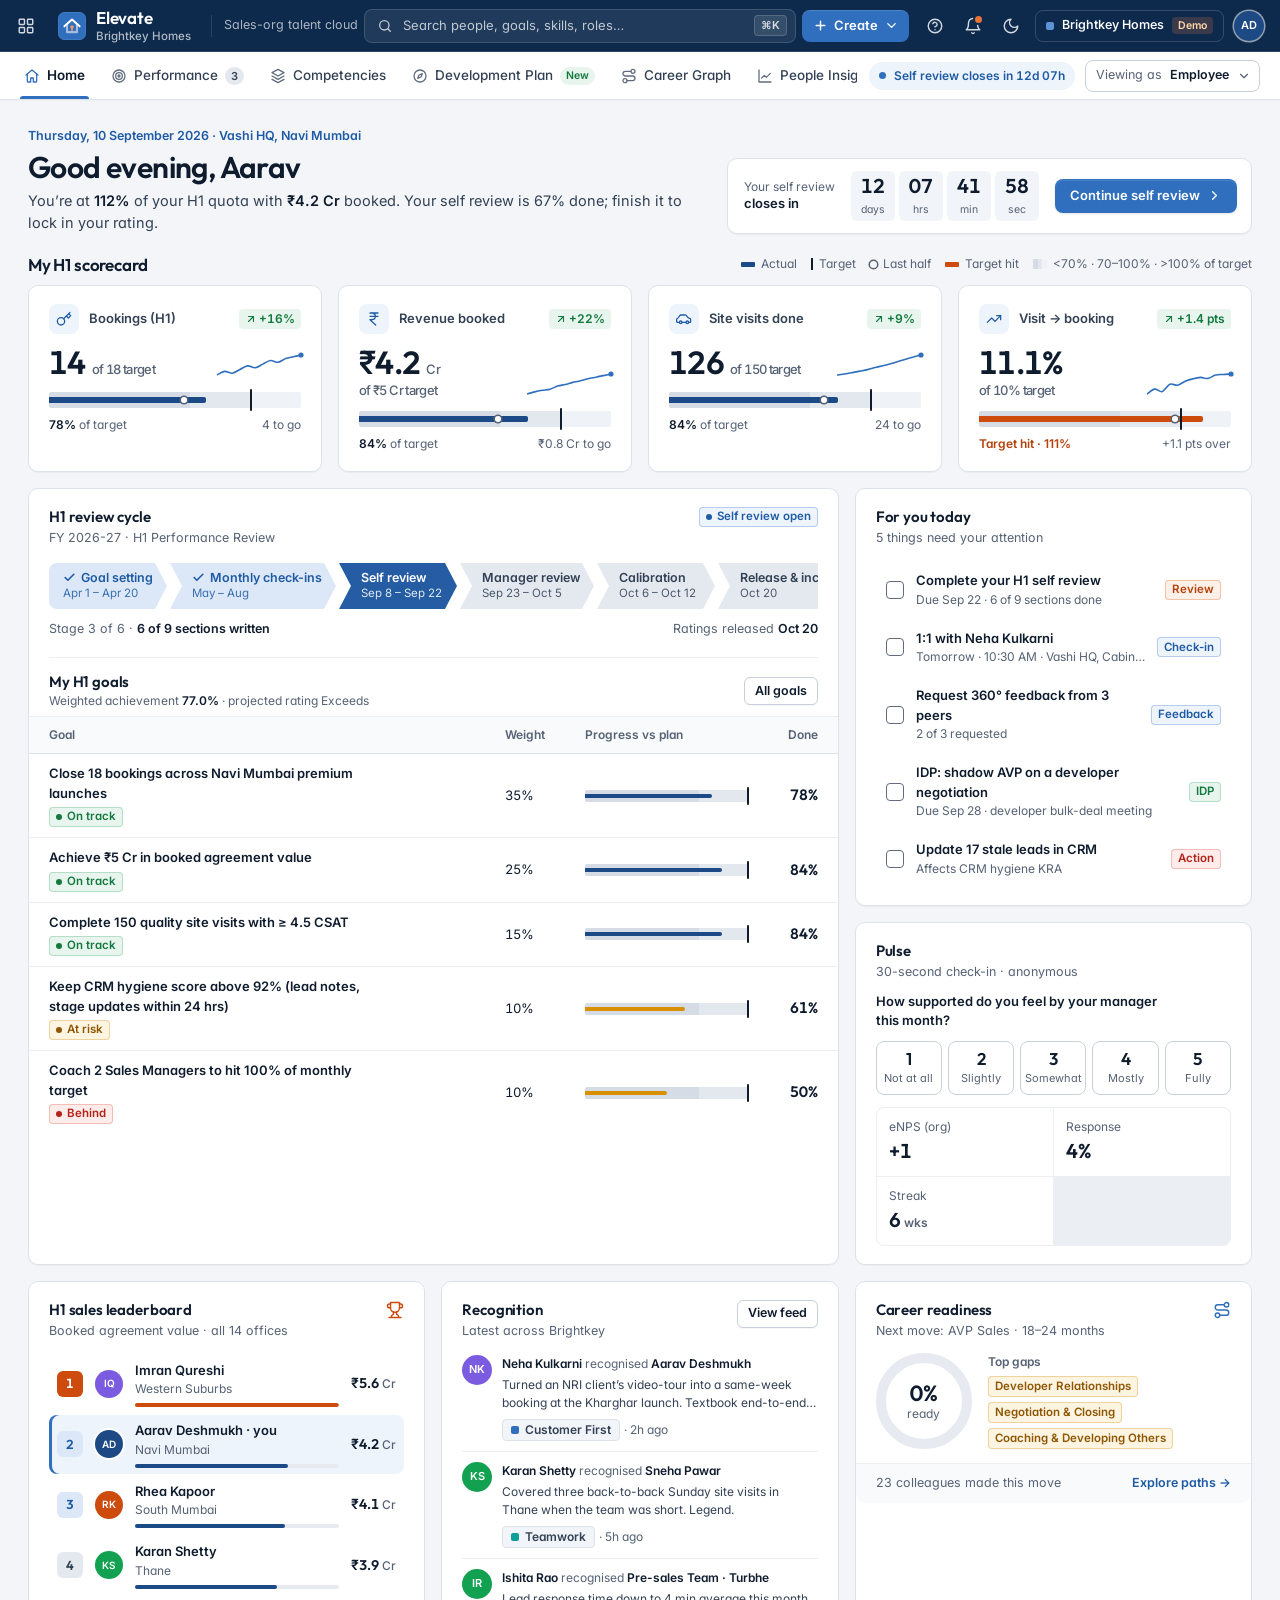
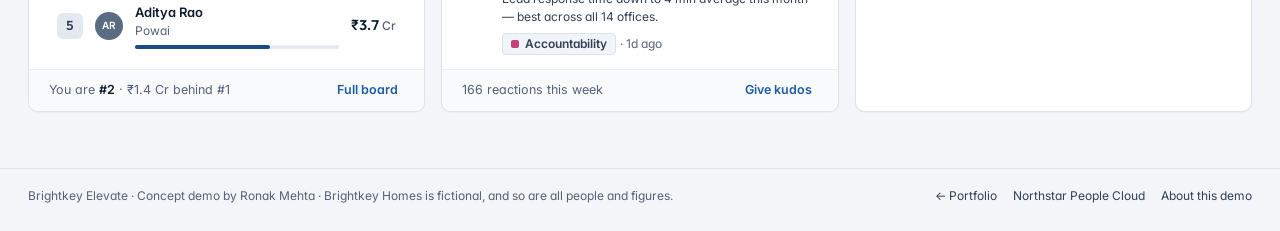
<file: artifacts/elevate/index.html>
<!doctype html>
<html lang="en-IN" data-theme="light">
<head>
<meta charset="utf-8">
<meta name="viewport" content="width=device-width,initial-scale=1,viewport-fit=cover">
<title>Brightkey Elevate · Talent Suite</title>
<meta name="description" content="Brightkey Elevate: a concept sales-org talent cloud (performance vs quota, competencies, development plans, career graph, people insights and recognition) for Brightkey Homes, a fictional real-estate advisory. All people and figures are fictional. Concept demo by Ronak Mehta.">
<meta name="author" content="Ronak Mehta">
<meta name="theme-color" content="#0D2A4D">
<link rel="icon" href="data:image/svg+xml,%3Csvg xmlns='http://www.w3.org/2000/svg' viewBox='0 0 48 48'%3E%3Crect width='48' height='48' rx='11' fill='%232F6FBD'/%3E%3Cpath d='M11 24.5 24 13l13 11.5' fill='none' stroke='%23fff' stroke-width='3.6' stroke-linecap='round' stroke-linejoin='round'/%3E%3Cpath d='M15.5 22v12.5h17V22' fill='none' stroke='%23fff' stroke-opacity='.5' stroke-width='3.6' stroke-linecap='round' stroke-linejoin='round'/%3E%3Ccircle cx='24' cy='25.5' r='2.9' fill='%23F59A6A'/%3E%3Cpath d='M24 27.5v4.2' stroke='%23F59A6A' stroke-width='2.8' stroke-linecap='round'/%3E%3C/svg%3E">
<link rel="preconnect" href="https://fonts.googleapis.com"><link rel="preconnect" href="https://fonts.gstatic.com" crossorigin>
<link href="https://fonts.googleapis.com/css2?family=Outfit:wght@400;500;600;700&family=Inter:wght@400;500;600;700&display=swap" rel="stylesheet">
<script>try{var g=localStorage.getItem('ns:global:theme'),t=g?JSON.parse(g):localStorage.getItem('bk-elevate-theme');document.documentElement.dataset.theme=(t==='dark'||t==='light')?t:(matchMedia('(prefers-color-scheme: dark)').matches?'dark':'light')}catch(e){}</script>
<style>
/* ==========================================================================
   Brightkey Elevate · Sales-org talent cloud — concept demo by Ronak Mehta
   Identity: quota-driven energy with enterprise polish (Salesforce / HubSpot / Gong).
   Outfit for display and numbers, Inter for UI. Brightkey blue does the work;
   orange is reserved for wins (target hit, #1 on the board, kudos).
   All people, companies and figures are fictional.
   ========================================================================== */
:root{
  --font-sans:"Inter",ui-sans-serif,system-ui,-apple-system,"Segoe UI",Roboto,Helvetica,Arial,sans-serif;
  --font-display:"Outfit","Inter",ui-sans-serif,system-ui,sans-serif;
  --font-mono:ui-monospace,SFMono-Regular,Menlo,Consolas,monospace;

  --brand:#2F6FBD;--brand-500:#3A7BCB;--brand-600:#255CA3;--brand-700:#1B4A86;--brand-400:#5C93D6;--brand-300:#9CBFE8;
  --brand-text:#1F5BA5;--brand-100:#DCE8F7;--brand-50:#EEF4FB;--brand-line:#B5CDEC;
  --navy:#0D2A4D;--navy-2:#14365F;--navy-line:rgba(255,255,255,.12);
  --accent:#CD4B0D;--accent-400:#E8743A;--accent-text:#B5410A;--accent-50:#FDF0E8;--accent-line:#F1C2A6;
  --ok:#137A3E;--ok-fill:#1F9D55;--ok-50:#E8F5EE;--ok-line:#B5DEC5;
  --warn:#8F5600;--warn-fill:#D99000;--warn-50:#FDF4E2;--warn-line:#EFD39C;
  --bad:#B42318;--bad-fill:#D93A2B;--bad-50:#FDECEA;--bad-line:#F2BDB7;
  --violet:#6D4FD8;--teal:#0E8A85;

  --bg:#F3F5F8;--bg-2:#E8ECF1;
  --surface:#FFFFFF;--surface-2:#F8FAFC;--surface-3:#F1F4F8;--surface-4:#E4E9F0;
  --line:#DEE3EA;--line-2:#EBEEF3;--line-strong:#C7D0DB;
  --ink:#0F1C2E;--ink-2:#334155;--ink-3:#566275;--ink-4:#606C7E;--ink-inverse:#FFFFFF;
  --track:#E7EBF1;--star-off:#CBD3DE;
  --band-1:#D5DCE6;--band-2:#E3E8EF;--band-3:#EFF2F6;

  --shadow-xs:0 1px 1px rgba(15,28,46,.04);
  --shadow-sm:0 1px 2px rgba(15,28,46,.06),0 1px 3px rgba(15,28,46,.04);
  --shadow:0 2px 6px -1px rgba(15,28,46,.08),0 1px 2px rgba(15,28,46,.05);
  --shadow-lg:0 12px 28px -8px rgba(15,28,46,.18),0 2px 6px rgba(15,28,46,.06);
  --shadow-xl:0 24px 60px -16px rgba(15,28,46,.32),0 4px 12px rgba(15,28,46,.08);
  --card-inset:0 0 0 0 transparent;
  --glass-pop:#FFFFFF;

  --r-sm:6px;--r:8px;--r-lg:10px;--r-xl:14px;
  --ease:cubic-bezier(.2,.8,.2,1);--ease-out:cubic-bezier(.16,1,.3,1);--spring:cubic-bezier(.34,1.4,.64,1);
  color-scheme:light;
}
:root[data-theme="dark"]{
  --brand:#4F8EDB;--brand-500:#5A95DE;--brand-600:#3D7CC9;--brand-700:#9CC2F0;--brand-400:#7FB0EC;--brand-300:#2C5A93;
  --brand-text:#93BDF0;--brand-100:rgba(79,142,219,.26);--brand-50:rgba(79,142,219,.12);--brand-line:rgba(79,142,219,.45);
  --navy:#060E1A;--navy-2:#0C1B30;--navy-line:rgba(255,255,255,.09);
  --accent:#F07A3E;--accent-400:#F59A6A;--accent-text:#F7A67C;--accent-50:rgba(240,122,62,.14);--accent-line:rgba(240,122,62,.42);
  --ok:#5BD08A;--ok-fill:#2FB36A;--ok-50:rgba(47,179,106,.14);--ok-line:rgba(47,179,106,.4);
  --warn:#F2BE55;--warn-fill:#E2A12B;--warn-50:rgba(226,161,43,.14);--warn-line:rgba(226,161,43,.4);
  --bad:#FF8A7E;--bad-fill:#E5534B;--bad-50:rgba(229,83,75,.15);--bad-line:rgba(229,83,75,.42);
  --violet:#A493F7;--teal:#3CC8BE;

  --bg:#0A1220;--bg-2:#0E1828;
  --surface:#0F1A2B;--surface-2:#132035;--surface-3:#17263E;--surface-4:#1F304C;
  --line:#22324A;--line-2:#1A283D;--line-strong:#30445F;
  --ink:#E8EEF7;--ink-2:#BCC7D7;--ink-3:#93A1B6;--ink-4:#8392A8;--ink-inverse:#0A1220;
  --track:#1C2B43;--star-off:#2E4060;
  --band-1:#2A3C58;--band-2:#22334D;--band-3:#1A2A42;

  --shadow-xs:0 1px 1px rgba(0,0,0,.3);
  --shadow-sm:0 1px 2px rgba(0,0,0,.4);
  --shadow:0 2px 8px -2px rgba(0,0,0,.5);
  --shadow-lg:0 14px 34px -8px rgba(0,0,0,.6),0 2px 6px rgba(0,0,0,.4);
  --shadow-xl:0 30px 70px -16px rgba(0,0,0,.75),0 4px 12px rgba(0,0,0,.5);
  --glass-pop:#12203A;
  color-scheme:dark;
}

/* ---------- Base ---------- */
*,*::before,*::after{box-sizing:border-box}
html,body{margin:0}
html{-webkit-text-size-adjust:100%;text-size-adjust:100%}
body{font-family:var(--font-sans);background:var(--bg);color:var(--ink);font-size:14px;line-height:1.5;-webkit-font-smoothing:antialiased;-moz-osx-font-smoothing:grayscale;font-feature-settings:"cv11","calt";overflow-x:hidden;min-height:100vh}
h1,h2,h3,h4{font-family:var(--font-display);margin:0;font-weight:600;letter-spacing:-.01em;color:var(--ink);text-wrap:balance}
h1{font-size:28px;line-height:1.15;letter-spacing:-.02em}h2{font-size:20px;line-height:1.25}h3{font-size:15px;line-height:1.35}
p{margin:0;text-wrap:pretty}
b,strong{font-weight:600}
button{font:inherit;color:inherit;cursor:pointer;border:0;background:none;letter-spacing:inherit}
input,select,textarea{font:inherit;color:inherit;letter-spacing:inherit}
a{color:var(--brand-text);text-decoration:none}
.num,.tnum{font-variant-numeric:tabular-nums;font-feature-settings:"tnum" 1}
.disp{font-family:var(--font-display)}
::selection{background:color-mix(in srgb,var(--brand) 24%,transparent)}
::-webkit-scrollbar{width:10px;height:10px}::-webkit-scrollbar-track{background:transparent}::-webkit-scrollbar-thumb{background:color-mix(in srgb,var(--ink) 18%,transparent);border-radius:10px;border:2px solid transparent;background-clip:padding-box}
:focus-visible{outline:2px solid var(--brand);outline-offset:2px;border-radius:4px}
.sr{position:absolute;width:1px;height:1px;overflow:hidden;clip:rect(0 0 0 0);white-space:nowrap}

/* ---------- Boot (once per session) ---------- */
#splash{position:fixed;inset:0;z-index:100;display:grid;place-items:center;background:var(--navy);transition:opacity .45s var(--ease),visibility .45s}
#splash.out{opacity:0;visibility:hidden}
.splash-inner{display:grid;justify-items:center;gap:12px;animation:fade .5s var(--ease-out) both}
.splash-word{font-family:var(--font-display);color:#fff;font-size:24px;font-weight:600;letter-spacing:-.01em}
.splash-sub{color:rgba(255,255,255,.66);font-size:12.5px}
.splash-bar{width:140px;height:3px;border-radius:3px;background:rgba(255,255,255,.12);overflow:hidden;margin-top:4px}
.splash-bar i{display:block;height:100%;width:0;background:#fff;animation:load .8s var(--ease) forwards}
@keyframes fade{from{opacity:0}to{opacity:1}}
@keyframes load{to{width:100%}}
@keyframes draw{to{stroke-dashoffset:0}}
@keyframes pop{to{transform:scale(1);opacity:1}}

/* ---------- Global header (suite chrome, Elevate-styled) ---------- */
.gh{position:sticky;top:0;z-index:30;display:flex;align-items:center;gap:6px;height:52px;padding:0 14px 0 8px;background:var(--navy);color:#fff;border-bottom:1px solid var(--navy-line)}
.gh-btn{width:36px;height:36px;border-radius:var(--r);display:grid;place-items:center;color:rgba(255,255,255,.82);flex:none;transition:background .15s,color .15s}
.gh-btn:hover,.gh-btn[aria-expanded="true"]{background:rgba(255,255,255,.1);color:#fff}
.gh-btn svg{width:18px;height:18px}
.gh-btn:focus-visible,.gh-search:focus-visible,.gh-tenant:focus-visible,.gh-user:focus-visible,.gh-create:focus-visible,.gh-product:focus-visible{outline:2px solid #fff;outline-offset:1px}
.gh-product{display:flex;align-items:center;gap:10px;color:#fff;padding:4px 8px;border-radius:var(--r);white-space:nowrap}
.gh-product .brand-mark{width:28px;height:28px}
.gh-product b{font-family:var(--font-display);font-size:17px;font-weight:600;letter-spacing:-.01em;line-height:1}
.gh-product small{display:block;font-size:11.5px;color:rgba(255,255,255,.68);font-weight:500;margin-top:2px;line-height:1}
.gh-sep{width:1px;height:22px;background:var(--navy-line);margin:0 6px;flex:none}
.gh-suite{font-size:12.5px;color:rgba(255,255,255,.66);white-space:nowrap}
.gh-search{flex:1;max-width:480px;margin:0 auto;display:flex;align-items:center;gap:10px;height:34px;padding:0 8px 0 12px;border-radius:var(--r);background:rgba(255,255,255,.08);border:1px solid rgba(255,255,255,.14);color:rgba(255,255,255,.72);font-size:13px;text-align:left;transition:background .15s,border-color .15s}
.gh-search:hover{background:rgba(255,255,255,.12);border-color:rgba(255,255,255,.22)}
.gh-search svg{width:16px;height:16px;flex:none}
.gh-search span{flex:1;min-width:0;white-space:nowrap;overflow:hidden;text-overflow:ellipsis}
.gh-search kbd{font-family:var(--font-sans);font-size:11px;font-weight:600;padding:1px 6px;border-radius:4px;background:rgba(255,255,255,.1);border:1px solid rgba(255,255,255,.16);color:rgba(255,255,255,.8)}
.gh-actions{display:flex;align-items:center;gap:2px;margin-left:auto}
.gh-create{display:inline-flex;align-items:center;gap:6px;height:32px;padding:0 10px 0 11px;border-radius:var(--r);background:var(--brand);color:#fff;font-weight:600;font-size:13px;margin-right:6px;box-shadow:inset 0 1px 0 rgba(255,255,255,.14);transition:background .15s}
:root[data-theme="dark"] .gh-create{background:#2F6FBD}
.gh-create:hover{background:#3A7BCB}
.gh-create svg{width:15px;height:15px}
.gh-btn .dot{position:absolute;top:8px;right:9px;width:7px;height:7px;border-radius:50%;background:var(--accent-400);box-shadow:0 0 0 2px var(--navy)}
.gh-btn{position:relative}
.gh-tenant{display:flex;align-items:center;gap:8px;height:32px;padding:0 10px;margin:0 4px;border-radius:var(--r);border:1px solid rgba(255,255,255,.16);font-size:12.5px;font-weight:550;color:#fff;white-space:nowrap;transition:background .15s}
.gh-tenant:hover{background:rgba(255,255,255,.08)}
.gh-tenant i{width:8px;height:8px;border-radius:2px;background:#5C93D6;flex:none}
.gh-tenant small{font-size:10.5px;font-weight:600;color:#FFD7A8;background:rgba(240,122,62,.2);padding:1px 6px;border-radius:4px}
.gh-user{border-radius:50%;padding:2px;margin-left:2px}
.gh-user:hover{box-shadow:0 0 0 2px rgba(255,255,255,.25)}
.gh-user .avatar{box-shadow:0 0 0 1.5px rgba(255,255,255,.55)}

/* ---------- App navigation (Lightning-style tab bar) ---------- */
.appnav{position:sticky;top:52px;z-index:25;display:flex;align-items:stretch;gap:12px;height:48px;padding:0 20px 0 12px;background:var(--surface);border-bottom:1px solid var(--line);box-shadow:0 1px 2px rgba(15,28,46,.03)}
.appnav-name{display:flex;align-items:center;gap:8px;padding:0 14px 0 8px;margin-right:4px;border-right:1px solid var(--line-2);font-family:var(--font-display);font-weight:600;font-size:15px;white-space:nowrap;color:var(--ink)}
.appnav-name small{font-family:var(--font-sans);font-size:12px;font-weight:500;color:var(--ink-3)}
.appnav-tabs{display:flex;align-items:stretch;gap:2px;flex:1;min-width:0;overflow-x:auto;scrollbar-width:none}
.appnav-tabs::-webkit-scrollbar{display:none}
.appnav-tabs a{position:relative;display:flex;align-items:center;gap:7px;padding:0 12px;color:var(--ink-2);font-size:13.5px;font-weight:500;white-space:nowrap;transition:color .15s,background .15s}
.appnav-tabs a svg{width:16px;height:16px;color:var(--ink-4)}
.appnav-tabs a:hover{color:var(--ink);background:var(--surface-3)}
.appnav-tabs a.active{color:var(--ink);font-weight:600}
.appnav-tabs a.active svg{color:var(--brand)}
.appnav-tabs a.active::after{content:"";position:absolute;left:8px;right:8px;bottom:0;height:3px;border-radius:3px 3px 0 0;background:var(--brand)}
.appnav-tabs a:focus-visible{outline-offset:-3px}
.nav-count{font-size:11px;font-weight:600;color:var(--ink-2);background:var(--surface-4);border-radius:10px;padding:0 6px;line-height:18px;font-variant-numeric:tabular-nums}
.nav-new{font-size:10.5px;font-weight:600;color:var(--ok);background:var(--ok-50);border-radius:10px;padding:0 6px;line-height:18px}
.appnav-right{display:flex;align-items:center;gap:10px;flex:none}
.cycle-pill{display:inline-flex;align-items:center;gap:8px;height:28px;padding:0 10px;border-radius:14px;background:var(--brand-50);color:var(--brand-text);font-size:12px;font-weight:600;white-space:nowrap;font-variant-numeric:tabular-nums}
.cycle-pill i{width:7px;height:7px;border-radius:50%;background:var(--brand)}
.persona-chip{display:inline-flex;align-items:center;gap:8px;height:32px;padding:0 8px 0 10px;border-radius:var(--r);border:1px solid var(--line-strong);background:var(--surface);font-size:12.5px;white-space:nowrap;transition:border-color .15s,background .15s}
.persona-chip:hover{background:var(--surface-3)}
.persona-chip .lbl{color:var(--ink-3)}
.persona-chip b{font-weight:600;color:var(--ink)}
.persona-chip svg{width:14px;height:14px;color:var(--ink-3)}

/* ---------- Page ---------- */
.page{padding:24px 28px 56px;max-width:1440px;width:100%;margin:0 auto;animation:pageIn .35s var(--ease-out)}
@keyframes pageIn{from{opacity:0;transform:translateY(6px);filter:blur(2px)}to{opacity:1;transform:none;filter:none}}
.page-head{display:flex;align-items:flex-end;justify-content:space-between;gap:16px 24px;margin-bottom:20px;flex-wrap:wrap}
.page-head h1{margin-top:4px}
.page-head p{color:var(--ink-3);margin-top:6px;font-size:14px;max-width:760px}
.page-head .actions{display:flex;gap:8px;flex-wrap:wrap;align-items:center}
.eyebrow{font-size:12.5px;font-weight:600;color:var(--brand-text);display:inline-flex;align-items:center;gap:8px}
.label{font-size:12px;font-weight:600;color:var(--ink-3);margin-bottom:8px}
.sec-title{display:flex;align-items:center;justify-content:space-between;gap:12px;margin:26px 0 12px}
.sec-title h2{font-size:17px}

/* ---------- Primitives ---------- */
.grid{display:grid;gap:16px}
.g-12{grid-template-columns:repeat(12,minmax(0,1fr))}
.s-2{grid-column:span 2}.s-3{grid-column:span 3}.s-4{grid-column:span 4}.s-5{grid-column:span 5}.s-6{grid-column:span 6}.s-7{grid-column:span 7}.s-8{grid-column:span 8}.s-9{grid-column:span 9}.s-12{grid-column:span 12}
.card{background:var(--surface);border:1px solid var(--line);border-radius:var(--r-lg);box-shadow:var(--shadow-xs);padding:18px 20px;position:relative;min-width:0;transition:box-shadow .2s var(--ease),border-color .2s}
.card.hover:hover{box-shadow:var(--shadow);border-color:var(--line-strong)}
.card.flush{padding:0;overflow:hidden}
.card-head{display:flex;align-items:flex-start;justify-content:space-between;gap:12px;margin-bottom:14px;min-height:20px}
.card-head h3{font-size:15px}
.card-head p{color:var(--ink-3);font-size:12.5px;margin-top:2px}
.card-head > svg{flex:none;margin-top:1px}
.card-foot{display:flex;align-items:center;justify-content:space-between;gap:10px;margin:14px -20px -18px;padding:10px 20px;border-top:1px solid var(--line-2);font-size:12.5px;color:var(--ink-3);background:var(--surface-2);border-radius:0 0 var(--r-lg) var(--r-lg)}
.card-foot a,.card-foot button{font-weight:600;color:var(--brand-text)}
.reveal{opacity:0;transform:translateY(8px)}
.reveal.in{animation:revealIn .45s var(--ease-out) forwards}
@keyframes revealIn{from{opacity:0;transform:translateY(8px);filter:blur(2px)}to{opacity:1;transform:none;filter:none}}
.btn{display:inline-flex;align-items:center;justify-content:center;gap:7px;height:34px;padding:0 14px;border-radius:var(--r);font-weight:600;font-size:13px;white-space:nowrap;border:1px solid transparent;transition:background .15s,border-color .15s,color .15s,box-shadow .15s;position:relative;overflow:hidden}
.btn svg{width:15px;height:15px}
.btn:active{transform:translateY(.5px)}
.btn-primary{background:var(--brand);color:#fff;box-shadow:inset 0 1px 0 rgba(255,255,255,.12),0 1px 2px rgba(15,28,46,.12)}
.btn-primary:hover{background:var(--brand-600)}
:root[data-theme="dark"] .btn-primary{background:#2F6FBD}
:root[data-theme="dark"] .btn-primary:hover{background:#3A7BCB}
.btn-accent{background:var(--accent);color:#fff;box-shadow:inset 0 1px 0 rgba(255,255,255,.14),0 1px 2px rgba(15,28,46,.12)}
.btn-accent:hover{background:#B5410A}
:root[data-theme="dark"] .btn-accent{background:#D45614}
.btn-ghost{background:var(--surface);border-color:var(--line-strong);color:var(--ink);box-shadow:var(--shadow-xs)}
.btn-ghost:hover{background:var(--surface-3)}
.btn-light{background:#fff;color:#0F1C2E}
.btn-link{height:auto;padding:0;color:var(--brand-text);font-weight:600}
.btn-link:hover{text-decoration:underline}
.btn-sm{height:28px;padding:0 10px;font-size:12.5px;border-radius:var(--r-sm)}
.ripple{display:none}
.badge{display:inline-flex;align-items:center;gap:5px;height:20px;font-size:11.5px;font-weight:600;padding:0 7px;border-radius:4px;background:var(--surface-4);color:var(--ink-2);white-space:nowrap}
.badge.blue{background:var(--brand-50);color:var(--brand-text);box-shadow:inset 0 0 0 1px var(--brand-line)}
.badge.orange{background:var(--accent-50);color:var(--accent-text);box-shadow:inset 0 0 0 1px var(--accent-line)}
.badge.green{background:var(--ok-50);color:var(--ok);box-shadow:inset 0 0 0 1px var(--ok-line)}
.badge.yellow{background:var(--warn-50);color:var(--warn);box-shadow:inset 0 0 0 1px var(--warn-line)}
.badge.red{background:var(--bad-50);color:var(--bad);box-shadow:inset 0 0 0 1px var(--bad-line)}
.badge.solid{background:var(--brand);color:#fff}
.badge.outline{background:transparent;box-shadow:inset 0 0 0 1px var(--line-strong)}
.badge i{width:6px;height:6px;border-radius:50%;background:currentColor}
.avatar{border-radius:50%;display:grid;place-items:center;color:#fff;font-weight:600;flex:none;font-size:12px;position:relative;box-shadow:0 0 0 2px var(--surface)}
.av-stack{display:flex}.av-stack .avatar{margin-left:-8px}.av-stack .avatar:first-child{margin-left:0}
.muted{color:var(--ink-3)}.small{font-size:13px}.xs{font-size:12px}
.row{display:flex;align-items:center;gap:10px}
.between{justify-content:space-between}
.wrap{flex-wrap:wrap}
.stack{display:flex;flex-direction:column;gap:10px}
.s-4.stack>.card:only-child,.s-4.stack>.card:last-child{flex:1}
.divider{height:1px;background:var(--line-2);margin:16px 0}
/* Underline tabs (sub-navigation inside a page) */
.tabs{display:inline-flex;gap:4px;position:relative;flex-wrap:nowrap;max-width:100%;overflow-x:auto;scrollbar-width:none;flex:none;border-bottom:1px solid var(--line)}
.tabs::-webkit-scrollbar{display:none}
.tabs button{position:relative;z-index:1;height:38px;padding:0 12px;font-weight:500;color:var(--ink-3);font-size:13.5px;white-space:nowrap;flex:none;transition:color .15s}
.tabs button:hover{color:var(--ink)}
.tabs button.on{color:var(--ink);font-weight:600}
.tabs .pill{position:absolute;z-index:2;top:auto!important;bottom:-1px!important;height:3px!important;border-radius:3px 3px 0 0;background:var(--brand);transition:left .3s var(--ease-out),width .3s var(--ease-out)}
.tabs.seg{border:1px solid var(--line-strong);border-radius:var(--r);padding:2px;gap:2px;background:var(--surface-3)}
.tabs.seg button{height:26px;padding:0 10px;font-size:12.5px;border-radius:var(--r-sm)}
.tabs.seg .pill{top:2px!important;bottom:2px!important;height:auto!important;border-radius:var(--r-sm);background:var(--surface);box-shadow:var(--shadow-sm);z-index:0}
:root[data-theme="dark"] .tabs.seg .pill{background:var(--surface-4)}
.page-tabs{margin-bottom:18px;display:block;border-bottom:1px solid var(--line)}
.page-tabs .tabs{border-bottom:0}
.progress{height:6px;border-radius:3px;background:var(--track);overflow:hidden}
.progress i{display:block;height:100%;border-radius:3px;background:var(--brand);width:0;transition:width 1s var(--ease-out)}
.progress.orange i{background:var(--warn-fill)}
.progress.green i{background:var(--ok-fill)}
.progress.win i{background:var(--accent)}
.chip{display:inline-flex;align-items:center;gap:6px;min-height:30px;padding:4px 11px;line-height:1.35;border-radius:16px;border:1px solid var(--line-strong);background:var(--surface);font-size:12.5px;font-weight:500;color:var(--ink-2);transition:border-color .15s,background .15s,color .15s}
.chip:hover{background:var(--surface-3);color:var(--ink)}
.chip.on{border-color:var(--brand);color:var(--brand-text);background:var(--brand-50);font-weight:600}
.table{width:100%;border-collapse:separate;border-spacing:0}
.table th{font-size:12px;font-weight:600;color:var(--ink-3);text-align:left;padding:9px 12px;border-bottom:1px solid var(--line);white-space:nowrap;background:var(--surface-2)}
.table td{padding:10px 12px;border-bottom:1px solid var(--line-2);vertical-align:middle}
.table tbody tr:last-child td{border-bottom:0}
.table tbody tr:hover td{background:var(--surface-2)}
.table .r{text-align:right}
.table-wrap{overflow-x:auto;margin:0 -20px -18px;border-top:1px solid var(--line-2)}
.table-wrap .table th:first-child,.table-wrap .table td:first-child{padding-left:20px}
.table-wrap .table th:last-child,.table-wrap .table td:last-child{padding-right:20px}
.kpi .ic{width:30px;height:30px;border-radius:var(--r);display:grid;place-items:center;background:var(--brand-50);color:var(--brand-text);flex:none}
.kpi .ic svg{width:16px;height:16px}
.kpi-l{font-size:13px;color:var(--ink-2);font-weight:600}
.kpi .v{font-family:var(--font-display);font-size:32px;font-weight:600;letter-spacing:-.02em;line-height:1;margin-top:12px;font-variant-numeric:tabular-nums}
.kpi .v small{font-family:var(--font-sans);font-size:13px;color:var(--ink-3);font-weight:500;letter-spacing:0}
.trend{font-size:12px;font-weight:600;display:inline-flex;align-items:center;gap:2px;height:20px;padding:0 6px;border-radius:4px;font-variant-numeric:tabular-nums;white-space:nowrap}
.trend svg{width:12px;height:12px}
.trend.up{color:var(--ok);background:var(--ok-50)}.trend.down{color:var(--bad);background:var(--bad-50)}
.spark{width:100%;height:34px;margin-top:10px;overflow:visible;display:block}
.draw{stroke-dasharray:1000;stroke-dashoffset:1000;animation:draw 1.6s var(--ease) forwards}
.fade-area{opacity:0;animation:fade .8s .5s forwards}

/* ---------- Bullet chart (signature: performance vs target) ---------- */
.bullet{position:relative;height:16px;border-radius:2px;overflow:visible}
.bullet .bands{position:absolute;inset:0;display:flex;border-radius:2px;overflow:hidden}
.bullet .bands span{height:100%}
.bullet .bands span:nth-child(1){background:var(--band-1)}
.bullet .bands span:nth-child(2){background:var(--band-2)}
.bullet .bands span:nth-child(3){background:var(--band-3)}
.bullet .bar{position:absolute;left:0;top:50%;height:6px;margin-top:-3px;width:0;background:var(--brand-700);border-radius:0 2px 2px 0;transition:width 1.1s var(--ease-out)}
:root[data-theme="dark"] .bullet .bar{background:var(--brand-400)}
.bullet.hit .bar,:root[data-theme="dark"] .bullet.hit .bar{background:var(--accent)}
.bullet.bad .bar,:root[data-theme="dark"] .bullet.bad .bar{background:var(--bad-fill)}
.bullet.low .bar,:root[data-theme="dark"] .bullet.low .bar{background:var(--warn-fill)}
.bullet .tgt{position:absolute;top:-3px;bottom:-3px;width:2px;margin-left:-1px;background:var(--ink);border-radius:1px}
.bullet .prev{position:absolute;top:50%;width:6px;height:6px;margin:-3px 0 0 -3px;border-radius:50%;background:var(--surface);box-shadow:0 0 0 1.5px var(--ink-3)}
.bullet.sm{height:12px}.bullet.sm .bar{height:4px;margin-top:-2px}
.bullet-scale{display:flex;justify-content:space-between;font-size:11px;color:var(--ink-3);margin-top:5px;font-variant-numeric:tabular-nums}
.bullet-legend{display:flex;flex-wrap:wrap;gap:14px;font-size:12px;color:var(--ink-3)}
.bullet-legend span{display:inline-flex;align-items:center;gap:6px}
.bullet-legend .lg-bar{width:14px;height:5px;background:var(--brand-700);border-radius:1px}
:root[data-theme="dark"] .bullet-legend .lg-bar{background:var(--brand-400)}
.bullet-legend .lg-tgt{width:2px;height:12px;background:var(--ink)}
.bullet-legend .lg-win{width:14px;height:5px;background:var(--accent);border-radius:1px}
.bullet-legend .lg-band{width:14px;height:10px;background:linear-gradient(90deg,var(--band-1) 33%,var(--band-2) 33% 66%,var(--band-3) 66%)}

/* KPI scorecard tiles */
.kpi-tile{display:flex;flex-direction:column;gap:0}
.kpi-tile .top{display:flex;align-items:center;justify-content:space-between;gap:8px}
.kpi-tile .v{display:flex;align-items:baseline;gap:6px;flex-wrap:wrap}
.kpi-tile .of{font-family:var(--font-sans);font-size:13px;color:var(--ink-3);font-weight:500}
.kpi-tile .bullet{margin-top:14px}
.kpi-tile .meta{display:flex;justify-content:space-between;gap:8px;font-size:12px;color:var(--ink-3);margin-top:8px}
.kpi-tile .meta b{color:var(--ink);font-weight:600}
.kpi-tile .meta .win{color:var(--accent-text);font-weight:600}

/* Empty & loading states */
.empty{display:flex;flex-direction:column;align-items:center;justify-content:center;text-align:center;gap:6px;padding:32px 20px;color:var(--ink-3)}
.empty .em-ic{width:40px;height:40px;border-radius:var(--r-lg);display:grid;place-items:center;background:var(--surface-3);border:1px solid var(--line);color:var(--ink-3);margin-bottom:6px}
.empty .em-ic svg{width:18px;height:18px}
.empty b{color:var(--ink);font-size:14px;font-weight:600}
.empty p{font-size:12.5px;max-width:320px}
.empty .btn{margin-top:10px}
.skel{display:block;height:10px;border-radius:4px;margin:8px 0;background:linear-gradient(90deg,var(--track) 0%,var(--surface-4) 50%,var(--track) 100%);background-size:200% 100%;animation:shimmer 1.3s linear infinite}
@keyframes shimmer{from{background-position:200% 0}to{background-position:-200% 0}}

/* ---------- Home header ---------- */
.home-head{display:grid;grid-template-columns:minmax(0,1fr) auto;gap:16px 28px;align-items:end;margin-bottom:20px}
.home-head h1{font-size:30px;margin-top:4px}
.home-head p{color:var(--ink-2);margin-top:6px;font-size:14.5px;max-width:720px}
.home-head p b{color:var(--ink)}
.countdown-card{display:flex;align-items:center;gap:16px;padding:12px 14px 12px 16px;border:1px solid var(--line);background:var(--surface);border-radius:var(--r-lg);box-shadow:var(--shadow-xs)}
.countdown-card .lbl{font-size:12px;color:var(--ink-3);line-height:1.35}
.countdown-card .lbl b{display:block;color:var(--ink);font-size:13px}
.countdown{display:flex;gap:4px}
.countdown div{min-width:44px;text-align:center;padding:4px 4px 3px;border-radius:var(--r-sm);background:var(--surface-3)}
.countdown b{font-family:var(--font-display);font-size:20px;font-weight:600;display:block;line-height:1.1;font-variant-numeric:tabular-nums}
.countdown small{font-size:10.5px;color:var(--ink-3)}

/* ---------- Path (Lightning-style stage chevrons for the review cycle) ---------- */
.path{display:flex;gap:3px;overflow-x:auto;scrollbar-width:none;padding:1px 0}
.path::-webkit-scrollbar{display:none}
.path .st{flex:1 0 118px;position:relative;min-height:46px;padding:6px 14px 6px 22px;display:flex;flex-direction:column;justify-content:center;background:var(--surface-4);color:var(--ink-2);clip-path:polygon(0 0,calc(100% - 12px) 0,100% 50%,calc(100% - 12px) 100%,0 100%,12px 50%)}
.path .st:first-child{clip-path:polygon(0 0,calc(100% - 12px) 0,100% 50%,calc(100% - 12px) 100%,0 100%);border-radius:var(--r) 0 0 var(--r);padding-left:14px}
.path .st:last-child{clip-path:polygon(0 0,100% 0,100% 100%,0 100%,12px 50%);border-radius:0 var(--r) var(--r) 0}
.path .st b{font-size:12.5px;font-weight:600;line-height:1.2;display:flex;align-items:center;gap:5px;white-space:nowrap}
.path .st b svg{width:13px;height:13px;flex:none}
.path .st small{font-size:11.5px;opacity:.85;white-space:nowrap}
.path .st.done{background:var(--brand-100);color:var(--brand-text)}
.path .st.now{background:var(--brand-600);color:#fff}
:root[data-theme="dark"] .path .st.now{background:#2F6FBD}
.path .st.last-win b{color:inherit}
.path-meta{display:flex;justify-content:space-between;gap:10px;flex-wrap:wrap;font-size:12.5px;color:var(--ink-3);margin-top:10px}
.path-meta b{color:var(--ink)}

/* ---------- Rings / charts ---------- */
.ring{transform:rotate(-90deg)}
.ring .track{stroke:var(--track)}
.ring .val{transition:stroke-dashoffset 1.4s var(--ease-out)}
.ring-wrap{position:relative;display:grid;place-items:center;flex:none}
.ring-wrap .lbl{position:absolute;text-align:center;line-height:1.1}
.ring-wrap .lbl b{font-family:var(--font-display);font-size:22px;font-weight:600;display:block;font-variant-numeric:tabular-nums}
.chart-grid line{stroke:var(--line-2)}
.chart-axis text{fill:var(--ink-3);font-size:11px;font-family:var(--font-sans);font-variant-numeric:tabular-nums}
.bar-anim{transform-box:fill-box;transform-origin:bottom;transform:scaleY(0);animation:build .8s var(--ease) forwards}
@keyframes build{to{transform:scaleY(1)}}
.barh-anim{transform-box:fill-box;transform-origin:left;transform:scaleX(0);animation:buildx .9s var(--ease-out) forwards}
@keyframes buildx{to{transform:scaleX(1)}}
.hbar-track{height:10px;background:var(--track);border-radius:2px;overflow:hidden}
.hbar-track>div{border-radius:0 2px 2px 0!important}
.legend{display:flex;flex-wrap:wrap;gap:12px;font-size:12px;color:var(--ink-3)}
.legend span{display:inline-flex;align-items:center;gap:6px}
.legend i{width:9px;height:9px;border-radius:2px}
.tooltip{position:fixed;z-index:90;pointer-events:none;background:#0F1C2E;color:#fff;padding:7px 10px;border-radius:var(--r-sm);font-size:12px;line-height:1.45;box-shadow:var(--shadow-lg);opacity:0;transform:translateY(4px);transition:opacity .12s,transform .12s;max-width:260px}
:root[data-theme="dark"] .tooltip{background:#E8EEF7;color:#0F1C2E}
.tooltip b{font-weight:600}
.tooltip.on{opacity:1;transform:none}

/* ---------- 9-box ---------- */
.ninebox{display:grid;grid-template-columns:24px repeat(3,minmax(0,1fr));grid-template-rows:repeat(3,1fr) 24px;gap:6px;height:440px}
.nb-cell{border-radius:var(--r);padding:10px;position:relative;border:1px solid var(--line);display:flex;flex-direction:column;gap:6px;overflow:hidden;transition:box-shadow .15s,border-color .15s,background .15s}
.nb-cell:hover{border-color:var(--line-strong)}
.nb-cell h4{font-family:var(--font-sans);font-size:12px;font-weight:600;padding-right:28px;line-height:1.3}
.nb-cell .cnt{position:absolute;right:10px;top:6px;font-family:var(--font-display);font-weight:600;font-size:20px;font-variant-numeric:tabular-nums}
.nb-cell .people{display:flex;flex-wrap:wrap;gap:4px;margin-top:auto}
.nb-cell.drop{outline:2px dashed var(--brand);outline-offset:-4px;background:var(--brand-50)!important}
.nb-axis{display:grid;place-items:center;font-size:11.5px;font-weight:600;color:var(--ink-3)}
.nb-axis.y{writing-mode:vertical-rl;transform:rotate(180deg)}
.dragp{cursor:grab;transition:transform .15s var(--ease-out),box-shadow .15s;display:inline-flex;align-items:center;gap:6px;padding:2px 9px 2px 2px;border-radius:999px;background:var(--surface);border:1px solid var(--line);font-size:12px;font-weight:600;color:var(--ink);max-width:100%;min-width:0}
.dragp span{white-space:nowrap;overflow:hidden;text-overflow:ellipsis}
.dragp .avatar{flex:none}
.dragp:hover{transform:translateY(-1px);box-shadow:var(--shadow-xs);z-index:2}
.dragp:focus-visible{outline:2px solid var(--brand);outline-offset:2px}
.dragp.moved{box-shadow:0 0 0 2px var(--brand)}
.nb-hint{font-size:12px;color:var(--ink-3)}
.nb-hint kbd{font:600 11px var(--font-sans);border:1px solid var(--line-strong);border-bottom-width:2px;border-radius:4px;padding:0 4px;color:var(--ink-2);background:var(--surface)}
.dragp.dragging{opacity:.4}

/* ---------- Heatmap ---------- */
.heat{display:grid;gap:3px;font-size:12px}
.heat .hc{height:32px;border-radius:3px;display:grid;place-items:center;font-weight:600;font-variant-numeric:tabular-nums;opacity:0;animation:fade .4s forwards;cursor:default}
.heat .hl{display:flex;align-items:center;font-weight:500;color:var(--ink-2);white-space:nowrap;overflow:hidden;text-overflow:ellipsis;padding-right:8px}
.heat .hh{font-weight:600;color:var(--ink-3);text-align:center;font-size:11px;line-height:1.25;display:flex;align-items:flex-end;justify-content:center;padding-bottom:6px}

/* ---------- Kanban ---------- */
.kanban{display:grid;grid-template-columns:repeat(3,minmax(0,1fr));gap:12px}
.kcol{background:var(--surface-3);border:1px solid var(--line-2);border-radius:var(--r-lg);padding:10px;min-height:280px;transition:background .15s,border-color .15s}
:root[data-theme="dark"] .kcol{background:var(--bg-2)}
.kcol.drop{background:var(--brand-50);border-color:var(--brand);border-style:dashed}
.kcol h4{font-family:var(--font-sans);font-size:12.5px;font-weight:600;display:flex;align-items:center;gap:8px;margin:2px 4px 10px}
.kcol .kempty{border:1.5px dashed var(--line-strong);border-radius:var(--r);padding:22px 12px;text-align:center;font-size:12px;color:var(--ink-3)}
.kcard{background:var(--surface);border:1px solid var(--line);border-left:3px solid var(--tc,var(--brand));border-radius:var(--r);padding:11px 12px;margin-bottom:8px;cursor:grab;box-shadow:var(--shadow-xs);transition:box-shadow .15s,border-color .15s;animation:revealIn .35s var(--ease-out) both}
.kcard:hover{box-shadow:var(--shadow)}
.kcard.dragging{opacity:.4}
.kcard b{font-size:13px;font-weight:600;display:block;margin:7px 0 3px;line-height:1.35}

/* ---------- Career graph ---------- */
.cg-wrap{position:relative;border-radius:var(--r-lg);overflow:hidden;background:var(--surface);border:1px solid var(--line);box-shadow:var(--shadow-xs)}
.cg-head{display:flex;align-items:center;justify-content:space-between;gap:12px;flex-wrap:wrap;padding:12px 16px;border-bottom:1px solid var(--line-2)}
.cg-svg{display:block;width:100%;height:auto}
.cg-node{cursor:pointer}
.cg-node:focus{outline:none}
.cg-node:focus-visible rect.box{stroke:var(--brand);stroke-width:2.5}
.cg-node rect.box{fill:var(--surface);stroke:var(--line-strong);stroke-width:1;transition:stroke .15s,fill .15s}
.cg-node:hover rect.box{stroke:var(--brand)}
.cg-node text{font-size:11px;font-weight:600;fill:var(--ink);font-family:var(--font-sans)}
.cg-node text.sub{font-size:10px;font-weight:400;fill:var(--ink-3)}
.cg-node.current rect.box{fill:var(--brand-600);stroke:var(--brand-600)}
:root[data-theme="dark"] .cg-node.current rect.box{fill:#2F6FBD;stroke:#2F6FBD}
.cg-node.current text{fill:#fff}
.cg-node.current text.sub{fill:rgba(255,255,255,.85)}
.cg-node.target rect.box{stroke:var(--accent);stroke-width:2;fill:var(--accent-50)}
.cg-node.onpath rect.box{stroke:var(--brand);stroke-width:2;fill:var(--brand-50)}
.cg-node.dim{opacity:.35}
.cg-edge{fill:none;stroke:var(--ink-4);stroke-opacity:.6;stroke-width:1.25;transition:opacity .3s}
.cg-edge.lat{stroke-dasharray:4 4}
.cg-edge.dim{opacity:.18}
.cg-flow{fill:none;stroke:var(--accent);stroke-width:2.5;stroke-linecap:round;stroke-dasharray:6 10;animation:flow 1s linear infinite}
@keyframes flow{to{stroke-dashoffset:-16}}
.cg-pulse{fill:none;stroke:var(--brand);stroke-width:1.5;animation:cgp 2.4s infinite;transform-box:fill-box;transform-origin:center}
@keyframes cgp{0%{opacity:.7;transform:scale(1)}100%{opacity:0;transform:scale(1.15,1.45)}}
.cg-track-label{font-size:12px;font-weight:600;fill:var(--ink-2);font-family:var(--font-display)}
.cg-level{font-size:10.5px;font-weight:600;fill:var(--ink-3);font-family:var(--font-sans)}
.cg-traveler{fill:var(--accent);stroke:var(--surface);stroke-width:2}

/* ---------- Drawer / modal / palette / menus ---------- */
.scrim{position:fixed;inset:0;background:rgba(8,16,30,.45);z-index:60;opacity:0;animation:fade .2s forwards}
.drawer{position:fixed;top:0;right:0;bottom:0;width:min(460px,100vw);background:var(--surface);border-left:1px solid var(--line);z-index:61;box-shadow:var(--shadow-xl);transform:translateX(100%);animation:slideIn .35s var(--ease-out) forwards;display:flex;flex-direction:column;overflow:hidden}
@keyframes slideIn{to{transform:none}}
.drawer header{padding:16px 20px;border-bottom:1px solid var(--line);display:flex;align-items:center;justify-content:space-between;gap:12px;background:var(--surface-2)}
.drawer header h3{font-size:17px}
.drawer .body{padding:20px;overflow:auto;flex:1}
.modal{position:fixed;left:50%;top:50%;z-index:61;width:min(560px,calc(100vw - 32px));max-height:86vh;overflow:auto;background:var(--surface);border:1px solid var(--line);border-radius:var(--r-xl);box-shadow:var(--shadow-xl);transform:translate(-50%,-48%);opacity:0;animation:modalIn .3s var(--ease-out) forwards}
@keyframes modalIn{to{transform:translate(-50%,-50%);opacity:1}}
.modal header{padding:18px 22px 14px;display:flex;justify-content:space-between;align-items:flex-start;gap:12px;border-bottom:1px solid var(--line-2)}
.modal header h2{font-size:18px}
.modal .body{padding:18px 22px}
.modal footer{padding:12px 22px;display:flex;justify-content:flex-end;gap:8px;border-top:1px solid var(--line-2);background:var(--surface-2)}
.field{display:flex;flex-direction:column;gap:6px;margin-bottom:14px}
.field label{font-size:12.5px;font-weight:600;color:var(--ink-2)}
.input{min-height:36px;padding:7px 11px;border-radius:var(--r);border:1px solid var(--line-strong);background:var(--surface);outline:none;transition:border-color .15s,box-shadow .15s;width:100%;font-size:13.5px}
.input:hover{border-color:var(--ink-4)}
.input:focus{border-color:var(--brand);box-shadow:0 0 0 3px var(--brand-100)}
textarea.input{min-height:96px;resize:vertical;line-height:1.55}
:root[data-theme="dark"] .input{background:var(--surface-2)}
.palette{position:fixed;left:50%;top:12vh;transform:translateX(-50%) translateY(-6px);opacity:0;z-index:61;width:min(640px,calc(100vw - 24px));background:var(--surface);border-radius:var(--r-xl);box-shadow:var(--shadow-xl);overflow:hidden;animation:palIn .2s var(--ease-out) forwards;border:1px solid var(--line)}
@keyframes palIn{to{transform:translateX(-50%);opacity:1}}
.palette input{width:100%;border:0;outline:0;padding:16px 18px;font-size:16px;background:transparent;border-bottom:1px solid var(--line)}
.palette input::placeholder{color:var(--ink-4)}
.palette .res{max-height:min(400px,60vh);overflow:auto;padding:6px}
.palette .it{display:flex;align-items:center;gap:12px;padding:8px 12px;border-radius:var(--r-sm);cursor:pointer;font-size:13.5px}
.palette .it svg{width:16px;height:16px;color:var(--ink-3)}
.palette .it.sel{background:var(--brand-50);color:var(--ink);box-shadow:inset 3px 0 0 var(--brand)}
.palette .it.sel svg{color:var(--brand)}
.palette .grp{font-size:11.5px;font-weight:600;color:var(--ink-3);padding:10px 12px 4px}
.kbd{font-family:var(--font-sans);font-size:11px;font-weight:600;padding:1px 6px;border-radius:4px;background:var(--surface-3);border:1px solid var(--line-strong);color:var(--ink-2)}
.toasts{position:fixed;right:20px;bottom:20px;z-index:95;display:flex;flex-direction:column;gap:8px}
.toast{display:flex;align-items:center;gap:10px;padding:10px 14px 10px 10px;border-radius:var(--r-lg);background:#0F1C2E;color:#fff;box-shadow:var(--shadow-lg);min-width:280px;max-width:420px;animation:toastIn .35s var(--ease-out);border-left:3px solid var(--brand-400)}
:root[data-theme="dark"] .toast{background:#1A2A44;border:1px solid var(--line-strong);border-left:3px solid var(--brand-400)}
.toast.out{animation:toastOut .3s var(--ease) forwards}
.toast .ti{width:26px;height:26px;border-radius:var(--r-sm);display:grid;place-items:center;background:rgba(255,255,255,.1);color:#9CC2F0;flex:none}
.toast .ti svg{width:15px;height:15px}
@keyframes toastIn{from{transform:translateY(12px);opacity:0}}
@keyframes toastOut{to{transform:translateX(24px);opacity:0}}
.menu:focus{outline:none}
.menu{position:fixed;background:var(--glass-pop);border:1px solid var(--line);border-radius:var(--r-lg);box-shadow:var(--shadow-xl);padding:6px;min-width:260px;max-width:calc(100vw - 16px);z-index:70;animation:menuIn .16s var(--ease-out);color:var(--ink);max-height:calc(100vh - 70px);overflow:auto}
@keyframes menuIn{from{opacity:0;transform:translateY(-4px)}}
.menu-head{padding:8px 10px 4px;font-size:11.5px;font-weight:600;color:var(--ink-3)}
.menu button,.menu a.mi{display:flex;align-items:center;gap:10px;width:100%;padding:7px 10px;border-radius:var(--r-sm);text-align:left;color:var(--ink);font-size:13px}
.menu button svg,.menu a.mi svg{width:16px;height:16px;color:var(--ink-3);flex:none}
.menu button:hover,.menu a.mi:hover,.menu button:focus-visible,.menu a.mi:focus-visible{background:var(--surface-3);outline:none}
.menu button.on{background:var(--brand-50)}
.menu .sep{height:1px;background:var(--line-2);margin:5px 0}
.menu .sub{font-size:12px;color:var(--ink-3)}
.switcher{width:min(620px,calc(100vw - 16px));padding:0}
.switcher .sw-head{display:flex;justify-content:space-between;align-items:center;gap:10px;padding:12px 14px 8px;font-size:12px;font-weight:600;color:var(--ink-3)}
.switcher .sw-head a{font-weight:600;font-size:12px}
.switcher .sw-grid{display:grid;grid-template-columns:repeat(auto-fill,minmax(160px,1fr));gap:2px;padding:0 8px 8px}
.switcher .sw-app{display:flex;align-items:center;gap:10px;padding:8px;border-radius:var(--r);color:var(--ink);min-width:0}
.switcher .sw-app:hover,.switcher .sw-app:focus-visible{background:var(--surface-3);outline:none}
.switcher .sw-app[aria-current="true"]{background:var(--brand-50);box-shadow:inset 0 0 0 1px var(--brand-line)}
.switcher .tile{width:32px;height:32px;border-radius:var(--r);display:grid;place-items:center;color:#fff;flex:none}
.switcher .tile svg{width:16px;height:16px}
.switcher .sw-app b{display:block;font-size:13px;font-weight:600;white-space:nowrap;overflow:hidden;text-overflow:ellipsis}
.switcher .sw-app span span{display:block;font-size:11.5px;color:var(--ink-3);white-space:nowrap;overflow:hidden;text-overflow:ellipsis}
.switcher .sw-cur{margin:0 8px 8px;padding:10px;border-radius:var(--r);border:1px solid var(--brand-line);background:var(--brand-50);display:flex;align-items:center;gap:12px}
.switcher .sw-cur b{font-family:var(--font-display);font-size:15px}
.switcher .sw-foot{display:flex;justify-content:space-between;gap:10px;padding:10px 14px;border-top:1px solid var(--line-2);font-size:12.5px;background:var(--surface-2);border-radius:0 0 var(--r-lg) var(--r-lg)}
.notif{width:min(380px,calc(100vw - 16px));padding:0}
.menu .nh .btn{width:auto;display:inline-flex;padding:0 10px}
.notif .nh{display:flex;justify-content:space-between;align-items:center;padding:12px 14px;border-bottom:1px solid var(--line-2)}
.notif .ni{display:flex;gap:10px;padding:10px 14px;border-bottom:1px solid var(--line-2);cursor:pointer;align-items:flex-start;width:100%;text-align:left}
.notif .ni:hover{background:var(--surface-2)}
.notif .ni .ic{width:28px;height:28px;border-radius:var(--r-sm);display:grid;place-items:center;flex:none}
.notif .ni .ic svg{width:15px;height:15px}
.notif .ni.unread{box-shadow:inset 3px 0 0 var(--brand)}
.keys{display:grid;gap:6px}.keys div{display:flex;justify-content:space-between;align-items:center;padding:8px 0;border-bottom:1px solid var(--line-2);font-size:13px}
.keys span{display:flex;gap:4px}
.confetti{position:fixed;inset:0;pointer-events:none;z-index:99}

/* ---------- Misc components ---------- */
.list-item{display:flex;align-items:center;gap:12px;padding:9px 10px;border-radius:var(--r);transition:background .15s}
.list-item:hover{background:var(--surface-3)}
button.list-item{width:100%;text-align:left}
.check{width:18px;height:18px;border-radius:4px;border:1.5px solid var(--ink-4);display:grid;place-items:center;flex:none;transition:.2s}
.check.on{background:var(--brand);border-color:var(--brand);color:#fff}
.check svg{width:11px;height:11px;opacity:0;transform:scale(.4);transition:.2s var(--spring)}.check.on svg{opacity:1;transform:none}
.done-text{text-decoration:line-through;color:var(--ink-3)}
.goal{padding:14px 16px;border:1px solid var(--line);border-radius:var(--r-lg);transition:border-color .15s,box-shadow .15s;background:var(--surface);box-shadow:var(--shadow-xs)}
.goal:hover{border-color:var(--line-strong);box-shadow:var(--shadow)}
.goal[data-goal]{cursor:pointer}
.goal .meta{display:flex;gap:14px;flex-wrap:wrap;color:var(--ink-3);font-size:12px;margin-top:10px}
.goal-pct{font-family:var(--font-display);font-size:22px;font-weight:600}
.kudos{padding:16px 18px;border-radius:var(--r-lg);border:1px solid var(--line);background:var(--surface);box-shadow:var(--shadow-xs);position:relative}
.tilt{}
.ai{border-radius:var(--r-lg);border:1px solid var(--brand-line);background:var(--brand-50)}
.ai>div{padding:14px 16px}
.ai-head{font-weight:600;font-size:13px;color:var(--brand-text);gap:8px}
.caret{display:inline-block;width:2px;height:15px;background:var(--brand);vertical-align:-2px;margin-left:2px;animation:blink 1s steps(2) infinite}
@keyframes blink{50%{opacity:0}}
.skill-bar{display:grid;grid-template-columns:minmax(0,1fr) 150px 40px;gap:12px;align-items:center;padding:8px 0}
.lvl{display:flex;gap:3px}
.lvl i{flex:1;height:8px;border-radius:2px;background:var(--track);transition:background .3s}
.lvl i.f{background:var(--brand)}
.lvl i.req{box-shadow:inset 0 0 0 2px var(--ink)}
.lvl i.f.req{box-shadow:inset 0 0 0 2px var(--ink)}
.comp-card{padding:16px;border-radius:var(--r-lg);border:1px solid var(--line);cursor:pointer;transition:border-color .15s,box-shadow .15s;background:var(--surface);box-shadow:var(--shadow-xs);border-top:3px solid var(--cc,var(--brand))}
.comp-card:hover{border-color:var(--line-strong);box-shadow:var(--shadow)}
.comp-card b{font-weight:600}
.comp-card .ic{width:30px;height:30px;border-radius:var(--r);display:grid;place-items:center;margin-bottom:10px}
.comp-card .ic svg{width:16px;height:16px}
.mini-stat{padding:10px 12px;border-radius:var(--r);background:var(--surface-2);border:1px solid var(--line-2)}
:root[data-theme="dark"] .mini-stat{background:var(--surface-3)}
.mini-stat b{font-family:var(--font-display);font-size:20px;font-weight:600;display:block;font-variant-numeric:tabular-nums}
.pyr{display:grid;grid-template-columns:1fr 50px 1fr;gap:6px;align-items:center;font-size:11.5px}
.pyr b{font-weight:600;color:var(--ink-3)}
.pyr .l,.pyr .r{height:16px;border-radius:2px}
.pyr .l{justify-self:end;background:var(--brand)}
.pyr .r{background:var(--teal)}
.scale{display:grid;grid-template-columns:repeat(5,minmax(0,1fr));gap:6px}
.scale button{display:flex;flex-direction:column;align-items:center;gap:2px;padding:8px 2px 7px;border-radius:var(--r);border:1px solid var(--line-strong);background:var(--surface);transition:border-color .15s,background .15s,color .15s}
.scale button b{font-family:var(--font-display);font-size:17px;font-weight:600;line-height:1.1}
.scale button span{font-size:11px;color:var(--ink-3);white-space:nowrap}
.scale button:hover{background:var(--surface-3)}
.scale button.on{background:var(--brand);border-color:var(--brand);color:#fff}
.scale button.on span{color:rgba(255,255,255,.9)}
.rate{display:inline-flex;border:1px solid var(--line-strong);border-radius:var(--r);overflow:hidden}
.rate button{min-width:38px;height:32px;padding:0 8px;font-weight:600;font-size:13px;color:var(--ink-2);border-left:1px solid var(--line-strong);transition:background .15s,color .15s;font-variant-numeric:tabular-nums}
.rate button:first-child{border-left:0}
.rate button:hover{background:var(--surface-3)}
.rate button.on{background:var(--brand);color:#fff}
.rate-l{font-size:12px;color:var(--ink-3);min-width:110px;text-align:right}
.rank{display:inline-grid;place-items:center;width:26px;height:26px;border-radius:6px;font-family:var(--font-display);font-size:13px;font-weight:600;font-variant-numeric:tabular-nums;background:var(--surface-4);color:var(--ink-2);flex:none}
.rank.r1{background:var(--accent);color:#fff}
.rank.r2,.rank.r3{background:var(--brand-100);color:var(--brand-text)}
.rank-n{display:inline-grid;place-items:center;width:26px;font-family:var(--font-display);font-size:13px;font-weight:600;color:var(--ink-3);font-variant-numeric:tabular-nums;flex:none}

/* Leaderboard (signature) */
.lb-row{display:grid;grid-template-columns:28px 32px minmax(0,1.2fr) minmax(80px,2fr) 72px;gap:12px;align-items:center;padding:8px 10px;border-radius:var(--r)}
.lb-row:hover{background:var(--surface-2)}
.lb-row.me{background:var(--brand-50);box-shadow:inset 3px 0 0 var(--brand)}
.lb-row .nm b{font-size:13px;display:block;white-space:nowrap;overflow:hidden;text-overflow:ellipsis}
.lb-row .nm span{font-size:12px;color:var(--ink-3);white-space:nowrap;overflow:hidden;text-overflow:ellipsis;display:block}
.lb-row .val{text-align:right;font-family:var(--font-display);font-weight:600;font-size:14px;font-variant-numeric:tabular-nums}
.lb-row .gap{font-size:11.5px;color:var(--ink-3);font-family:var(--font-sans);font-weight:500;display:block}
.lb-bar{height:10px;background:var(--track);border-radius:2px;overflow:hidden}
.lb-bar>div{height:100%;background:var(--brand-700);border-radius:0 2px 2px 0}
:root[data-theme="dark"] .lb-bar>div{background:var(--brand-400)}
.lb-bar.win>div{background:var(--accent)}
.lb-head{display:grid;grid-template-columns:28px 32px minmax(0,1.2fr) minmax(80px,2fr) 72px;gap:12px;padding:0 10px 6px;font-size:11.5px;font-weight:600;color:var(--ink-3);border-bottom:1px solid var(--line-2);margin-bottom:4px}

/* Recognition feed (signature) */
.feed{display:flex;flex-direction:column}
.feed-item{display:grid;grid-template-columns:40px minmax(0,1fr);gap:12px;padding:16px 0;border-bottom:1px solid var(--line-2)}
.feed-item:last-child{border-bottom:0}
.feed-item .who{font-size:13.5px;line-height:1.4}
.feed-item .who .muted{font-weight:400}
.feed-item .msg{margin:6px 0 10px;color:var(--ink);font-size:14px;line-height:1.55}
.feed-item .foot{display:flex;align-items:center;gap:12px;flex-wrap:wrap}
.val-chip{display:inline-flex;align-items:center;gap:6px;height:22px;padding:0 8px;border-radius:4px;font-size:12px;font-weight:600;color:var(--ink-2);background:var(--surface-3);border:1px solid var(--line)}
.val-chip i{width:8px;height:8px;border-radius:2px;flex:none}
.sum-strip{display:grid;grid-template-columns:repeat(auto-fit,minmax(150px,1fr));gap:1px;background:var(--line-2);border:1px solid var(--line-2);border-radius:var(--r);overflow:hidden;margin-bottom:14px}
.sum-strip>div{background:var(--surface);padding:10px 14px}
.sum-strip span{display:block;font-size:12px;color:var(--ink-3)}
.sum-strip b{font-family:var(--font-display);font-size:20px;font-weight:600;font-variant-numeric:tabular-nums}
.mini-tbl{width:100%;border-collapse:collapse;font-size:12.5px;margin-top:10px}
.mini-tbl th{font-weight:600;color:var(--ink-3);text-align:right;padding:4px 0;border-bottom:1px solid var(--line-2)}
.mini-tbl th:first-child,.mini-tbl td:first-child{text-align:left}
.mini-tbl td{padding:5px 0;text-align:right;font-variant-numeric:tabular-nums;border-bottom:1px solid var(--line-2);color:var(--ink-2)}
.mini-tbl tr:last-child td{border-bottom:0}
.priv-note{display:flex;gap:8px;align-items:flex-start;font-size:12px;color:var(--ink-3);margin-top:10px}
.priv-note svg{width:14px;height:14px;flex:none;margin-top:1px}
.like{display:inline-flex;align-items:center;gap:5px;color:var(--ink-3);font-weight:600;font-size:12.5px;height:26px;padding:0 8px;border-radius:var(--r-sm)}
.like:hover{background:var(--surface-3);color:var(--ink)}
.like svg{width:15px;height:15px}
.mini-feed .fi{display:grid;grid-template-columns:30px minmax(0,1fr);gap:10px;padding:10px 0;border-bottom:1px solid var(--line-2)}
.mini-feed .fi:last-child{border-bottom:0;padding-bottom:0}
.mini-feed .fi:first-child{padding-top:0}

/* Performer of the month */
.pom{border-radius:var(--r-lg);border:1px solid var(--line);background:var(--surface);box-shadow:var(--shadow-xs);overflow:hidden}
.pom .pom-top{display:flex;align-items:center;justify-content:space-between;gap:12px;padding:12px 20px;border-bottom:1px solid var(--line-2);background:var(--accent-50)}
.pom .pom-top b{color:var(--accent-text);font-size:13px;display:inline-flex;gap:8px;align-items:center}
.pom .pom-top svg{width:16px;height:16px}
.pom .pom-body{padding:20px;display:grid;grid-template-columns:minmax(0,1fr) minmax(0,1.1fr);gap:24px;align-items:center}
.pom h2{font-size:24px}
.pom .stat-row{grid-template-columns:repeat(3,minmax(0,1fr))}
@media (max-width:520px){.stat-row{grid-template-columns:repeat(auto-fit,minmax(86px,1fr))}}
.pom .pom-top svg{flex:none}

.footer{padding:18px 28px 26px;color:var(--ink-3);font-size:12px;display:flex;justify-content:space-between;gap:10px 18px;flex-wrap:wrap;border-top:1px solid var(--line);max-width:1440px;margin:0 auto}
.footer a{color:var(--ink-2)}
.footer a:hover{color:var(--ink);text-decoration:underline}
.footer .links{display:flex;gap:16px;flex-wrap:wrap}
.hide-sm{}
noscript{display:block;padding:40px;text-align:center;color:var(--ink-3)}
.search{display:flex;align-items:center;gap:8px;height:34px;padding:0 10px;border:1px solid var(--line-strong);border-radius:var(--r);background:var(--surface);color:var(--ink-3);flex:1;min-width:0}
.search:focus-within{border-color:var(--brand);box-shadow:0 0 0 3px var(--brand-100)}
.search svg{flex:none}
.search input{border:0;outline:0;background:transparent;flex:1;min-width:0;color:var(--ink);font-size:13.5px}
.search input::placeholder{color:var(--ink-4)}
.callout{display:flex;gap:10px;align-items:flex-start;padding:10px 12px;border-radius:var(--r);background:var(--surface-2);border:1px solid var(--line-2);font-size:13px}
.callout svg{width:16px;height:16px;flex:none;margin-top:2px}
.callout.warn{background:var(--warn-50);border-color:var(--warn-line)}
.callout.info{background:var(--brand-50);border-color:var(--brand-line)}
.stat-row{display:grid;grid-template-columns:repeat(auto-fit,minmax(120px,1fr));gap:1px;background:var(--line-2);border:1px solid var(--line-2);border-radius:var(--r);overflow:hidden}
.stat-row>div{background:var(--surface);padding:10px 12px}
.stat-row>div>span{display:block;font-size:12px;color:var(--ink-3)}
.stat-row b{font-family:var(--font-display);font-size:20px;font-weight:600;font-variant-numeric:tabular-nums}

::view-transition-old(root),::view-transition-new(root){animation:none;mix-blend-mode:normal}

@media (max-width:1180px){.s-2{grid-column:span 4}.s-3{grid-column:span 6}.s-4{grid-column:span 6}.s-5,.s-7,.s-8,.s-9{grid-column:span 12}.gh-tenant,.gh-suite,.gh-sep{display:none}.cycle-pill{display:none}}
@media (max-width:900px){
  .gh{padding:0 6px 0 4px;gap:2px}
  .gh-product small{display:none}
  .gh-search{flex:0 0 36px;width:36px;height:36px;padding:0;justify-content:center;margin:0 0 0 auto;background:transparent;border-color:transparent;color:rgba(255,255,255,.85)}
  .gh-search span,.gh-search kbd{display:none}
  .gh-search svg{width:18px;height:18px}
  .gh-actions{margin-left:0}
  .gh-create span,.gh-create .chev{display:none}
  .gh-create{width:34px;padding:0;justify-content:center;margin-right:2px}
  .gh-help,.gh-theme{display:none}
  .appnav{padding:0 8px 0 4px;gap:6px}
  .appnav-name{display:none}
  .appnav-tabs a{padding:0 10px}
  .appnav-tabs a svg{display:none}
  .persona-chip .lbl{display:none}
  .page{padding:18px 16px 64px}
  .s-3,.s-4,.s-6{grid-column:span 12}
  .s-2{grid-column:span 6}
  .hide-sm{display:none!important}
  .home-head{grid-template-columns:1fr}
  .home-head h1{font-size:24px}
  .kanban{grid-template-columns:1fr}
  .kcol{min-height:0}
  .ninebox{height:520px;gap:4px;grid-template-columns:18px repeat(3,minmax(0,1fr))}
  .nb-cell{padding:7px}
  .nb-cell .cnt{font-size:16px;right:7px}
  .nb-cell h4{font-size:11px;padding-right:16px}
  .dragp{padding:2px}.dragp span{display:none}
  .kpi .v{font-size:28px}
  h1{font-size:24px}
  .footer{padding:18px 16px 28px}
  .skill-bar{grid-template-columns:minmax(0,1fr) 100px 36px}
  .toasts{left:12px;right:12px;bottom:16px}
  .toast{min-width:0;max-width:none}
  .pom .pom-body{grid-template-columns:1fr}
  .lb-row,.lb-head{grid-template-columns:24px 28px minmax(0,1fr) 64px;gap:10px}
  .lb-row .lb-bar,.lb-head .hb{display:none}
}
@media (max-width:520px){
  .scale button span{font-size:9.5px}
  .gh-tenant{display:none}
  .countdown div{min-width:40px}
  .countdown-card{flex-wrap:wrap}
  .rate-l{display:none}
}
@media (prefers-reduced-motion:reduce){*,*::before,*::after{animation-duration:.01ms!important;animation-iteration-count:1!important;transition-duration:.01ms!important;scroll-behavior:auto!important}}
</style>
</head>
<body>
<div id="splash" hidden><div class="splash-inner">
  <svg width="56" height="56" viewBox="0 0 48 48" aria-hidden="true"><rect width="48" height="48" rx="11" fill="#2F6FBD"/><path d="M11 24.5 24 13l13 11.5" fill="none" stroke="#fff" stroke-width="3.4" stroke-linecap="round" stroke-linejoin="round"/><path d="M15.5 22v12.5h17V22" fill="none" stroke="rgba(255,255,255,.55)" stroke-width="3.4" stroke-linecap="round" stroke-linejoin="round"/><circle cx="24" cy="25.5" r="2.9" fill="#F59A6A"/><path d="M24 27.5v4.2" fill="none" stroke="#F59A6A" stroke-width="2.8" stroke-linecap="round"/></svg>
  <div class="splash-word">Elevate</div>
  <div class="splash-sub">Brightkey Homes · Sales-org talent cloud</div>
  <div class="splash-bar"><i></i></div>
</div></div>
<div id="root"></div>
<noscript>Please enable JavaScript to use Brightkey Elevate, a concept demo by Ronak Mehta.</noscript>
<script>const IC = {
home:'<path d="M3 10.5 12 3l9 7.5"/><path d="M5 9.5V20a1 1 0 0 0 1 1h4v-6h4v6h4a1 1 0 0 0 1-1V9.5"/>',
target:'<circle cx="12" cy="12" r="9"/><circle cx="12" cy="12" r="5"/><circle cx="12" cy="12" r="1.5"/>',
layers:'<path d="m12 2 9 5-9 5-9-5 9-5Z"/><path d="m3 12 9 5 9-5"/><path d="m3 17 9 5 9-5"/>',
compass:'<circle cx="12" cy="12" r="9"/><path d="m15.5 8.5-2 5-5 2 2-5 5-2Z"/>',
route:'<circle cx="6" cy="19" r="3"/><path d="M9 19h8.5a3.5 3.5 0 0 0 0-7h-11a3.5 3.5 0 0 1 0-7H15"/><circle cx="18" cy="5" r="3"/>',
users:'<path d="M16 21v-2a4 4 0 0 0-4-4H6a4 4 0 0 0-4 4v2"/><circle cx="9" cy="7" r="4"/><path d="M22 21v-2a4 4 0 0 0-3-3.87"/><path d="M16 3.13a4 4 0 0 1 0 7.75"/>',
award:'<circle cx="12" cy="8" r="6"/><path d="M15.48 12.89 17 22l-5-3-5 3 1.52-9.11"/>',
chart:'<path d="M3 3v18h18"/><path d="m7 15 4-4 3 3 6-6"/>',
search:'<circle cx="11" cy="11" r="7"/><path d="m20 20-3.5-3.5"/>',
bell:'<path d="M6 8a6 6 0 0 1 12 0c0 7 3 9 3 9H3s3-2 3-9"/><path d="M10.3 21a1.94 1.94 0 0 0 3.4 0"/>',
sun:'<circle cx="12" cy="12" r="4"/><path d="M12 2v2M12 20v2M4.93 4.93l1.41 1.41M17.66 17.66l1.41 1.41M2 12h2M20 12h2M6.34 17.66l-1.41 1.41M19.07 4.93l-1.41 1.41"/>',
moon:'<path d="M12 3a6 6 0 0 0 9 9 9 9 0 1 1-9-9Z"/>',
chevL:'<path d="m15 18-6-6 6-6"/>',chevR:'<path d="m9 18 6-6-6-6"/>',chevD:'<path d="m6 9 6 6 6-6"/>',
plus:'<path d="M12 5v14M5 12h14"/>',x:'<path d="M18 6 6 18M6 6l12 12"/>',check:'<path d="M20 6 9 17l-5-5"/>',
up:'<path d="m7 17 10-10M7 7h10v10"/>',down:'<path d="M7 7l10 10M17 7v10H7"/>',
calendar:'<rect x="3" y="4" width="18" height="18" rx="2"/><path d="M16 2v4M8 2v4M3 10h18"/>',
clock:'<circle cx="12" cy="12" r="9"/><path d="M12 7v5l3 2"/>',
building:'<rect x="4" y="2" width="16" height="20" rx="2"/><path d="M9 22v-4h6v4M8 6h.01M16 6h.01M12 6h.01M12 10h.01M12 14h.01M16 10h.01M16 14h.01M8 10h.01M8 14h.01"/>',
map:'<path d="M20 10c0 6-8 12-8 12s-8-6-8-12a8 8 0 0 1 16 0Z"/><circle cx="12" cy="10" r="3"/>',
rupee:'<path d="M6 3h12M6 8h12M6 13l8.5 8M6 13h3a5 5 0 0 0 0-10"/>',
key:'<circle cx="7.5" cy="15.5" r="5.5"/><path d="m21 2-9.6 9.6M15.5 7.5l3 3L22 7l-3-3"/>',
phone:'<path d="M22 16.9v3a2 2 0 0 1-2.2 2 19.8 19.8 0 0 1-8.6-3.1 19.5 19.5 0 0 1-6-6A19.8 19.8 0 0 1 2.1 4.2 2 2 0 0 1 4.1 2h3a2 2 0 0 1 2 1.7c.1.9.4 1.8.7 2.7a2 2 0 0 1-.5 2.1L8 9.8a16 16 0 0 0 6 6l1.3-1.3a2 2 0 0 1 2.1-.4c.9.3 1.8.6 2.7.7a2 2 0 0 1 1.7 2Z"/>',
sparkles:'<path d="M12 3l1.9 5.8L20 11l-6.1 2.2L12 19l-1.9-5.8L4 11l6.1-2.2L12 3Z"/><path d="M19 3v4M21 5h-4"/>',
book:'<path d="M4 19.5A2.5 2.5 0 0 1 6.5 17H20V3H6.5A2.5 2.5 0 0 0 4 5.5v14Z"/><path d="M6.5 17H20v4H6.5a2.5 2.5 0 0 1 0-5"/>',
msg:'<path d="M21 15a2 2 0 0 1-2 2H7l-4 4V5a2 2 0 0 1 2-2h14a2 2 0 0 1 2 2Z"/>',
shield:'<path d="M12 22s8-4 8-10V5l-8-3-8 3v7c0 6 8 10 8 10Z"/><path d="m9 12 2 2 4-4"/>',
heart:'<path d="M19 14c1.49-1.46 3-3.21 3-5.5A5.5 5.5 0 0 0 16.5 3c-1.76 0-3 .5-4.5 2-1.5-1.5-2.74-2-4.5-2A5.5 5.5 0 0 0 2 8.5c0 2.3 1.5 4.05 3 5.5l7 7Z"/>',
zap:'<path d="M13 2 3 14h9l-1 8 10-12h-9l1-8Z"/>',
handshake:'<path d="m11 17 2 2a1 1 0 1 0 3-3"/><path d="m14 14 2.5 2.5a1 1 0 1 0 3-3l-3.88-3.88a3 3 0 0 0-4.24 0l-.88.88a1 1 0 1 1-3-3l2.81-2.81a5.79 5.79 0 0 1 7.06-.87l.47.28a2 2 0 0 0 1.42.25L21 4"/><path d="m21 3 1 11h-2"/><path d="M3 3 2 14l6.5 6.5a1 1 0 1 0 3-3"/><path d="M3 4h8"/>',
lightbulb:'<path d="M15 14c.2-1 .7-1.7 1.5-2.5 1-.9 1.5-2.2 1.5-3.5A6 6 0 0 0 6 8c0 1 .2 2.2 1.5 3.5.7.7 1.3 1.5 1.5 2.5"/><path d="M9 18h6M10 22h4"/>',
flag:'<path d="M4 15s1-1 4-1 5 2 8 2 4-1 4-1V3s-1 1-4 1-5-2-8-2-4 1-4 1z"/><path d="M4 22v-7"/>',
file:'<path d="M14.5 2H6a2 2 0 0 0-2 2v16a2 2 0 0 0 2 2h12a2 2 0 0 0 2-2V7.5L14.5 2z"/><path d="M14 2v6h6M9 13h6M9 17h6"/>',
grid:'<rect x="3" y="3" width="7" height="7" rx="1"/><rect x="14" y="3" width="7" height="7" rx="1"/><rect x="14" y="14" width="7" height="7" rx="1"/><rect x="3" y="14" width="7" height="7" rx="1"/>',
trend:'<path d="m22 7-8.5 8.5-5-5L2 17"/><path d="M16 7h6v6"/>',
send:'<path d="m22 2-7 20-4-9-9-4Z"/><path d="M22 2 11 13"/>',
star:'<path d="m12 2 3.09 6.26L22 9.27l-5 4.87 1.18 6.88L12 17.77l-6.18 3.25L7 14.14 2 9.27l6.91-1.01L12 2z"/>',
trophy:'<path d="M6 9H4.5a2.5 2.5 0 0 1 0-5H6M18 9h1.5a2.5 2.5 0 0 0 0-5H18M4 22h16M10 14.66V17c0 .55-.47.98-.97 1.21C7.85 18.75 7 20.24 7 22M14 14.66V17c0 .55.47.98.97 1.21C16.15 18.75 17 20.24 17 22"/><path d="M18 2H6v7a6 6 0 0 0 12 0V2Z"/>',
filter:'<path d="M22 3H2l8 9.46V19l4 2v-8.54L22 3z"/>',
download:'<path d="M21 15v4a2 2 0 0 1-2 2H5a2 2 0 0 1-2-2v-4M7 10l5 5 5-5M12 15V3"/>',
panel:'<rect x="3" y="3" width="18" height="18" rx="2"/><path d="M9 3v18"/><path d="m16 15-3-3 3-3"/>',
cmd:'<path d="M15 6v12a3 3 0 1 0 3-3H6a3 3 0 1 0 3 3V6a3 3 0 1 0-3 3h12a3 3 0 1 0-3-3"/>',
logout:'<path d="M9 21H5a2 2 0 0 1-2-2V5a2 2 0 0 1 2-2h4M16 17l5-5-5-5M21 12H9"/>',
eye:'<path d="M2 12s3-7 10-7 10 7 10 7-3 7-10 7-10-7-10-7Z"/><circle cx="12" cy="12" r="3"/>',
car:'<path d="M19 17h2c.6 0 1-.4 1-1v-3c0-.9-.7-1.7-1.5-1.9L18 10l-2.7-3.6A2 2 0 0 0 13.7 6H7.3a2 2 0 0 0-1.6.8L3 10.5 2.1 11c-.6.3-1.1 1-1.1 1.7V16c0 .6.4 1 1 1h2"/><circle cx="7" cy="17" r="2"/><circle cx="17" cy="17" r="2"/><path d="M9 17h6"/>',
graduation:'<path d="M22 10 12 5 2 10l10 5 10-5Z"/><path d="M6 12v5c3 3 9 3 12 0v-5"/>',
mentor:'<circle cx="9" cy="7" r="4"/><path d="M3 21v-2a4 4 0 0 1 4-4h4a4 4 0 0 1 4 4v2"/><path d="m16 11 2 2 4-4"/>',
bolt:'<path d="M4 14a1 1 0 0 1-.78-1.63l9.9-10.2a.5.5 0 0 1 .86.46l-1.92 6.02A1 1 0 0 0 13 10h7a1 1 0 0 1 .78 1.63l-9.9 10.2a.5.5 0 0 1-.86-.46l1.92-6.02A1 1 0 0 0 11 14z"/>',
more:'<circle cx="12" cy="12" r="1"/><circle cx="19" cy="12" r="1"/><circle cx="5" cy="12" r="1"/>',
refresh:'<path d="M21 12a9 9 0 1 1-3-6.7L21 8"/><path d="M21 3v5h-5"/>',
lock:'<rect x="3" y="11" width="18" height="11" rx="2"/><path d="M7 11V7a5 5 0 0 1 10 0v4"/>',
arrowL:'<path d="M19 12H5"/><path d="m12 19-7-7 7-7"/>',
help:'<circle cx="12" cy="12" r="9"/><path d="M9.1 9a3 3 0 0 1 5.8 1c0 2-3 3-3 3"/><path d="M12 17h.01"/>',
info:'<circle cx="12" cy="12" r="9"/><path d="M12 16v-4M12 8h.01"/>',
keyboard:'<rect x="2" y="6" width="20" height="12" rx="2"/><path d="M6 10h.01M10 10h.01M14 10h.01M18 10h.01M7 14h10"/>',
extern:'<path d="M7 17 17 7M8 7h9v9"/>',
banknote:'<rect x="2" y="6" width="20" height="12" rx="2"/><circle cx="12" cy="12" r="2.5"/><path d="M6 12h.01M18 12h.01"/>',
radar:'<path d="M19.07 4.93A10 10 0 1 0 22 12"/><path d="M16.24 7.76A6 6 0 1 0 18 12"/><path d="m12 12 6-6"/>',
pulse:'<path d="M3 12h4l3-8 4 16 3-8h4"/>',
lifebuoy:'<circle cx="12" cy="12" r="9"/><circle cx="12" cy="12" r="4"/><path d="m4.9 4.9 4.3 4.3M14.8 14.8l4.3 4.3M14.8 9.2l4.3-4.3M4.9 19.1l4.3-4.3"/>',
calc:'<rect x="4" y="2" width="16" height="20" rx="2"/><path d="M8 6h8M8 11h.01M12 11h.01M16 11h.01M8 15h.01M12 15h.01M16 15h.01M8 19h8"/>',
branch:'<circle cx="6" cy="6" r="2.5"/><circle cx="6" cy="18" r="2.5"/><circle cx="18" cy="8" r="2.5"/><path d="M6 8.5v7M18 10.5c0 4-6 3.5-10.5 6"/>',
inbox:'<path d="M22 12h-6l-2 3h-4l-2-3H2"/><path d="M5.45 5.11 2 12v6a2 2 0 0 0 2 2h16a2 2 0 0 0 2-2v-6l-3.45-6.89A2 2 0 0 0 16.76 4H7.24a2 2 0 0 0-1.79 1.11z"/>',
};
const icon=(n,s='',w)=>`<svg viewBox="0 0 24 24" fill="none" stroke="currentColor" stroke-width="${w||1.9}" stroke-linecap="round" stroke-linejoin="round" class="${s}" aria-hidden="true">${IC[n]||''}</svg>`;
const MARK=(size=36)=>`<svg class="brand-mark" width="${size}" height="${size}" viewBox="0 0 48 48" aria-hidden="true"><rect width="48" height="48" rx="11" fill="#2F6FBD"/><rect x=".5" y=".5" width="47" height="47" rx="10.5" fill="none" stroke="rgba(255,255,255,.18)"/><path d="M11 24.5 24 13l13 11.5" fill="none" stroke="#fff" stroke-width="3.6" stroke-linecap="round" stroke-linejoin="round"/><path d="M15.5 22v12.5h17V22" fill="none" stroke="#fff" stroke-width="3.6" stroke-linecap="round" stroke-linejoin="round" opacity=".55"/><circle cx="24" cy="25.5" r="2.9" fill="#F59A6A"/><path d="M24 27.5v4.2" stroke="#F59A6A" stroke-width="2.8" stroke-linecap="round"/></svg>`;
const emptyState=(ic,title,hint='',btn='')=>`<div class="empty"><div class="em-ic">${icon(ic)}</div><b>${title}</b>${hint?`<p>${hint}</p>`:''}${btn}</div>`;

/* Brightkey Homes is a fictional company. Every person, office, rating and figure below is invented for this concept demo by Ronak Mehta. */
const AVC=['#2F6FBD','#CD4B0D','#0E9F9A','#7B5CE0','#D98A00','#12A150','#C2417A','#1D4A85','#5B6B82'];
const av=(name,size=32)=>{const i=[...name].reduce((a,c)=>a+c.charCodeAt(0),0)%AVC.length;const ini=name.split(' ').map(x=>x[0]).slice(0,2).join('');return `<div class="avatar" style="width:${size}px;height:${size}px;font-size:${Math.round(size*.36)}px;background:${AVC[i]}" title="${name}">${ini}</div>`};

const PERSONAS={
  employee:{key:'employee',name:'Aarav Deshmukh',title:'Senior Sales Manager · L5',team:'West Premium Projects',loc:'Vashi HQ, Navi Mumbai',emp:'BK-10482',manager:'Neha Kulkarni',tenure:'3 yrs 4 mos',label:'Employee view'},
  manager:{key:'manager',name:'Neha Kulkarni',title:'AVP Sales · L7',team:'Mumbai West & Navi Mumbai',loc:'Vashi HQ, Navi Mumbai',emp:'BK-10017',manager:'Rohit Menon',tenure:'6 yrs 1 mo',label:'Manager view'},
  hr:{key:'hr',name:'Ishita Rao',title:'Head – People & Culture',team:'People Team',loc:'Vashi HQ, Navi Mumbai',emp:'BK-10005',manager:'Founders’ Office',tenure:'4 yrs 8 mos',label:'People team view'}
};

const CYCLE={name:'FY 2026-27 · H1 Performance Review',closes:new Date(Date.now()+ (12*86400000) + (7*3600000) + (42*60000)),
  steps:[{t:'Goal setting',d:'Apr 1 – Apr 20',s:'done'},{t:'Monthly check-ins',d:'May – Aug',s:'done'},{t:'Self review',d:'Sep 8 – Sep 22',s:'now'},{t:'Manager review',d:'Sep 23 – Oct 5',s:''},{t:'Calibration',d:'Oct 6 – Oct 12',s:''},{t:'Release & increments',d:'Oct 20',s:''}]};

const DEMO_TODAY='Thursday, 10 September 2026'; /* demo clock: day 3 of the self review window */
const KPIS=[
 {k:'Bookings (H1)',v:14,t:18,unit:'',ic:'key',c:'var(--brand)',bg:'var(--brand-50)',tr:+16,spark:[3,5,4,6,8,7,9,11,10,12,13,14]},
 {k:'Revenue booked',v:4.2,t:5.0,unit:'Cr',pre:'₹',ic:'rupee',c:'var(--accent)',bg:'var(--accent-50)',tr:+22,spark:[.4,.8,1.1,1.3,1.9,2.2,2.6,2.9,3.3,3.6,3.9,4.2]},
 {k:'Site visits done',v:126,t:150,unit:'',ic:'car',c:'var(--teal)',bg:'#E3F6F5',tr:+9,spark:[8,14,22,31,40,52,63,74,88,101,114,126]},
 {k:'Visit → booking',v:11.1,t:10,unit:'%',ic:'trend',c:'var(--violet)',bg:'#EFEAFD',tr:+1.4,spark:[7,8,7.5,9,8.8,9.6,10.1,10.4,10.2,10.9,11,11.1]},
];

const GOALS=[
 {id:1,t:'Close 18 bookings across Navi Mumbai premium launches',cat:'Business',w:35,p:78,due:'Sep 30',st:'On track',kr:['14 of 18 bookings closed','Avg. ticket size ₹3.0 Cr','3 bookings in pipeline at token stage']},
 {id:2,t:'Achieve ₹5 Cr in booked agreement value',cat:'Business',w:25,p:84,due:'Sep 30',st:'On track',kr:['₹4.2 Cr booked','₹1.1 Cr in negotiation']},
 {id:3,t:'Complete 150 quality site visits with ≥ 4.5 CSAT',cat:'Customer',w:15,p:84,due:'Sep 30',st:'On track',kr:['126 visits done','CSAT 4.6 / 5 from 88 responses']},
 {id:4,t:'Keep CRM hygiene score above 92% (lead notes, stage updates within 24 hrs)',cat:'Process',w:10,p:61,due:'Monthly',st:'At risk',kr:['Aug score 86%','17 leads with stale stage > 72 hrs']},
 {id:5,t:'Coach 2 Sales Managers to hit 100% of monthly target',cat:'People',w:10,p:50,due:'Sep 30',st:'Behind',kr:['Rahul hit 104% in Aug','Sneha at 71% — weekly role-play scheduled']},
 {id:6,t:'Get RERA agent refresher certification',cat:'Learning',w:5,p:100,due:'Jul 15',st:'Done',kr:['Certified Jul 11 · score 88%']},
];

const TASKS=[
 {t:'Complete your H1 self review',s:'Due Sep 22 · 6 of 9 sections done',ic:'file',tag:'Review',c:'orange'},
 {t:'1:1 with Neha Kulkarni',s:'Tomorrow · 10:30 AM · Vashi HQ, Cabin 23B',ic:'calendar',tag:'Check-in',c:'blue'},
 {t:'Request 360° feedback from 3 peers',s:'2 of 3 requested',ic:'users',tag:'Feedback',c:'blue'},
 {t:'IDP: shadow AVP on a developer negotiation',s:'Due Sep 28 · developer bulk-deal meeting',ic:'handshake',tag:'IDP',c:'green'},
 {t:'Update 17 stale leads in CRM',s:'Affects CRM hygiene KRA',ic:'refresh',tag:'Action',c:'red'},
];

const KUDOS=[
 {from:'Neha Kulkarni',to:'Aarav Deshmukh',val:'Customer First',msg:'Turned an NRI client’s video-tour into a same-week booking at the Kharghar launch. Textbook end-to-end advisory.',time:'2h',c:'#2F6FBD',likes:24},
 {from:'Karan Shetty',to:'Sneha Pawar',val:'Teamwork',msg:'Covered three back-to-back Sunday site visits in Thane when the team was short. Legend.',time:'5h',c:'#0E9F9A',likes:17},
 {from:'Ishita Rao',to:'Pre-sales Team · Turbhe',val:'Accountability',msg:'Lead response time down to 4 min average this month — best across all 14 offices.',time:'1d',c:'#CD4B0D',likes:41},
 {from:'Priya Nair',to:'Vikram Joshi',val:'Integrity & Trust',msg:'Flagged a documentation gap before agreement signing and saved a client a month of rework.',time:'1d',c:'#7B5CE0',likes:29},
 {from:'Arjun Iyer',to:'Meera Bhat',val:'Innovation',msg:'Her commute-calculator walkthrough deck is now used by every RM in the Thane cluster.',time:'2d',c:'#D98A00',likes:33},
 {from:'Rohit Menon',to:'Home Loans Desk',val:'Customer First',msg:'Sanction turnaround in 5 working days for 12 files this month. Clients noticed.',time:'3d',c:'#12A150',likes:22},
];

const VALUES=[
 {n:'Integrity & Trust',c:'#7B5CE0',ic:'shield'},{n:'Customer First',c:'#2F6FBD',ic:'heart'},{n:'Accountability',c:'#C2417A',ic:'flag'},
 {n:'Teamwork',c:'#0E9F9A',ic:'users'},{n:'Innovation',c:'#D98A00',ic:'lightbulb'},{n:'Respect for All',c:'#12A150',ic:'handshake'}];

/* display: every kudos takes its value's colour (orange stays reserved for wins) */
KUDOS.forEach(k=>{const v=VALUES.find(x=>x.n===k.val);if(v)k.c=v.c});

/* Competency framework */
const LEVELS=['Aware','Practitioner','Proficient','Advanced','Expert'];
const COMPETENCIES=[
 {cl:'Core',c:'#2F6FBD',items:[
  {n:'Integrity & Trust',ic:'shield',d:'Gives buyers verified, transparent advice — even when it costs a sale.',beh:['Discloses project risks, RERA status and possession timelines upfront','Never commits price or offer terms not approved by the developer','Escalates documentation gaps before agreement signing']},
  {n:'Customer First',ic:'heart',d:'Puts the buyer’s goals ahead of inventory targets.',beh:['Shortlists on need, budget and commute — not commission','Follows up within 24 hrs of every site visit','Keeps CSAT at 4.5+ across visits']},
  {n:'Accountability',ic:'flag',d:'Owns numbers, commitments and outcomes end-to-end.',beh:['Tracks own pipeline daily','Flags risks to target early with a recovery plan','Closes loops with CRM, loans and documentation teams']},
  {n:'Teamwork',ic:'users',d:'Wins as one Brightkey team across pre-sales, sales, loans and CRM.',beh:['Shares hot leads fairly across the cluster','Covers peers’ weekend site visits','Gives credit publicly']},
 ]},
 {cl:'Functional · Sales',c:'#CD4B0D',items:[
  {n:'Market & Project Knowledge',ic:'building',d:'Knows micro-markets, developers, price trends and launch pipelines.',beh:['Can compare 5+ projects per micro-market on price/sq ft, amenities and possession','Tracks new launches in the cluster weekly','Explains connectivity & infra impact on value']},
  {n:'Site Visit Excellence',ic:'car',d:'Runs discovery-led, memorable site visits (in person and video).',beh:['Pre-visit need discovery call for every lead','Uses 360° tours and proximity data','Converts ≥ 10% of visits to bookings']},
  {n:'Negotiation & Closing',ic:'handshake',d:'Uses bulk-buying leverage to secure the best deal and close cleanly.',beh:['Negotiates offers with developer sales heads','Handles objections on price and timelines','Moves token → agreement within 21 days']},
  {n:'RERA & Documentation',ic:'file',d:'Ensures every booking is compliant and paperwork-ready.',beh:['Verifies RERA registration and carpet area','Guides buyers through agreement, stamp duty and registration','Zero compliance escalations']},
  {n:'CRM & Pipeline Discipline',ic:'grid',d:'Keeps every lead, note and stage accurate in real time.',beh:['Stage updates within 24 hrs','Next action logged on every open lead','Forecast accuracy within ±10%']},
  {n:'Home Loan Advisory',ic:'rupee',d:'Connects buyers to the right financing early.',beh:['Screens eligibility on first meeting','Refers to Home Loans desk before token','Explains EMI, tenure and pre-EMI clearly']},
 ]},
 {cl:'Leadership',c:'#0E9F9A',items:[
  {n:'Coaching & Developing Others',ic:'mentor',d:'Builds a team that can hit target without you.',beh:['Weekly role-plays and joint site visits','Uses data to coach, not just to review','Develops at least one successor']},
  {n:'Driving Results',ic:'target',d:'Sets the pace and gets the cluster to target, month after month.',beh:['Breaks targets into weekly team plans','Runs daily huddles with clear asks','Recovers shortfalls mid-month']},
  {n:'Developer Relationships',ic:'handshake',d:'Is a trusted partner to developer leadership.',beh:['Meets developer sales heads monthly','Negotiates inventory blocks and launch offers','Resolves escalations at senior level']},
  {n:'Strategic Market Thinking',ic:'compass',d:'Sees where the market is going and positions the team early.',beh:['Identifies emerging micro-markets','Shapes cluster strategy with marketing','Uses data from Brightkey Data Labs in planning']},
 ]},
 {cl:'Digital',c:'#7B5CE0',items:[
  {n:'Data-driven Selling',ic:'chart',d:'Uses dashboards, lead scores and funnel data to prioritise.',beh:['Reviews funnel metrics weekly','Prioritises leads by score and intent','Spots conversion leaks early']},
  {n:'Digital Client Engagement',ic:'phone',d:'Delivers great buying experiences over video, chat and web.',beh:['Runs polished video-chat site tours','Uses approved messaging templates','Shares Brightkey Guides content in follow-ups']},
 ]},
];
/* self, manager, required(for AVP), current role required */
const MYCOMP={
 'Integrity & Trust':[4,4,4,4],'Customer First':[5,4,4,4],'Accountability':[4,4,5,4],'Teamwork':[4,4,4,3],
 'Market & Project Knowledge':[4,4,5,4],'Site Visit Excellence':[5,5,4,4],'Negotiation & Closing':[4,3,5,4],'RERA & Documentation':[3,3,4,3],
 'CRM & Pipeline Discipline':[3,3,4,4],'Home Loan Advisory':[3,3,3,3],'Coaching & Developing Others':[3,2,4,3],'Driving Results':[4,4,5,3],
 'Developer Relationships':[2,2,4,2],'Strategic Market Thinking':[3,3,4,2],'Data-driven Selling':[3,3,4,3],'Digital Client Engagement':[4,4,3,3]
};
/* display palette: keep orange for wins only */
COMPETENCIES.forEach(c=>{c.c={Core:'#2F6FBD','Functional · Sales':'#0E8A85',Leadership:'#6D4FD8',Digital:'#B7791F'}[c.cl]||c.c});
const RADAR_AXES=['Customer First','Negotiation & Closing','Market & Project Knowledge','CRM & Pipeline Discipline','Coaching & Developing Others','Developer Relationships','Data-driven Selling','Accountability'];

const TEAM=[
 {n:'Aarav Deshmukh',r:'Senior Sales Manager',loc:'Vashi',att:112,perf:3,pot:3,risk:'Low',rating:4.4,visits:126,book:14},
 {n:'Rahul Chavan',r:'Sales Manager',loc:'Vashi',att:104,perf:3,pot:2,risk:'Low',rating:4.1,visits:118,book:11},
 {n:'Sneha Pawar',r:'Sales Manager',loc:'Thane',att:71,perf:1,pot:2,risk:'High',rating:3.1,visits:92,book:6},
 {n:'Karan Shetty',r:'Senior Sales Manager',loc:'Thane',att:96,perf:2,pot:3,risk:'Medium',rating:3.9,visits:131,book:12},
 {n:'Priya Nair',r:'Team Leader – Inside Sales',loc:'Turbhe',att:108,perf:3,pot:2,risk:'Low',rating:4.2,visits:0,book:0},
 {n:'Vikram Joshi',r:'Sales Manager',loc:'Belapur',att:88,perf:2,pot:2,risk:'Medium',rating:3.6,visits:104,book:9},
 {n:'Ananya Kulkarni',r:'Assistant Sales Manager',loc:'Vashi',att:93,perf:2,pot:3,risk:'Low',rating:3.8,visits:97,book:8},
 {n:'Imran Qureshi',r:'Sales Manager',loc:'Andheri',att:118,perf:3,pot:1,risk:'Medium',rating:4.3,visits:140,book:15},
 {n:'Pooja Menon',r:'Senior Sales Executive',loc:'Lower Parel',att:64,perf:1,pot:1,risk:'High',rating:2.9,visits:71,book:4},
 {n:'Siddharth Rane',r:'Sales Executive',loc:'Vashi',att:85,perf:2,pot:1,risk:'Medium',rating:3.4,visits:88,book:6},
 {n:'Meera Bhat',r:'Sales Manager',loc:'Kharghar',att:99,perf:2,pot:3,risk:'Low',rating:3.9,visits:110,book:10},
 {n:'Nikhil Sawant',r:'Assistant Sales Manager',loc:'Andheri',att:77,perf:1,pot:3,risk:'Medium',rating:3.3,visits:95,book:6},
 {n:'Tanvi Gokhale',r:'Sales Executive',loc:'Thane',att:102,perf:3,pot:2,risk:'Low',rating:4.0,visits:100,book:8},
 {n:'Harsh Mehta',r:'Senior Sales Executive',loc:'Belapur',att:90,perf:2,pot:2,risk:'Low',rating:3.7,visits:106,book:8},
];
const NB_LABELS={ '3-3':['Future leader','#2F6FBD'],'3-2':['High performer','#12A150'],'3-1':['Trusted pro','#0E9F9A'],'2-3':['Rising star','#7B5CE0'],'2-2':['Core player','#5B6B82'],'2-1':['Effective','#8a96a8'],'1-3':['Diamond in rough','#D98A00'],'1-2':['Inconsistent','#E07B39'],'1-1':['Under-performer','#D93A3A']};

const FEEDBACK=[
 {from:'Karan Shetty',rel:'Peer',txt:'Aarav’s pre-visit discovery calls are the best in the cluster — clients arrive already sold on the shortlist.',tags:['Site Visit Excellence','Customer First'],s:5},
 {from:'Neha Kulkarni',rel:'Manager',txt:'Needs to delegate more. When Sneha struggled in July, Aarav took over her closings instead of coaching her through them.',tags:['Coaching & Developing Others'],s:3},
 {from:'Priya Nair',rel:'Cross-team',txt:'Always gives pre-sales clear feedback on lead quality. Makes our scoring better every week.',tags:['Teamwork','Data-driven Selling'],s:4},
 {from:'Rahul Chavan',rel:'Direct report',txt:'Joint site visits with him taught me more than any training. Would love more negotiation role-plays.',tags:['Coaching & Developing Others','Negotiation & Closing'],s:5},
];

/* IDP */
const IDP={
 aspiration:'AVP Sales – Navi Mumbai cluster',horizon:'18–24 months',readiness:68,mentor:'Rohit Menon',mentorTitle:'VP Sales – West',
 focus:['Developer Relationships','Negotiation & Closing','Coaching & Developing Others'],
 mix:{exp:70,soc:20,edu:10},
 actions:[
  {id:'a1',t:'Shadow AVP in 3 developer negotiation meetings',type:'Experience',comp:'Developer Relationships',due:'Sep 28',st:'progress',p:66},
  {id:'a2',t:'Lead the Kharghar launch inventory-block negotiation',type:'Experience',comp:'Negotiation & Closing',due:'Nov 15',st:'planned',p:0},
  {id:'a3',t:'Run weekly role-plays for Sneha & Nikhil',type:'Experience',comp:'Coaching & Developing Others',due:'Ongoing',st:'progress',p:40},
  {id:'a4',t:'Monthly mentoring with Rohit Menon',type:'Exposure',comp:'Strategic Market Thinking',due:'Monthly',st:'progress',p:50},
  {id:'a5',t:'Brightkey Academy · Advanced Negotiation Lab (2 days)',type:'Education',comp:'Negotiation & Closing',due:'Oct 10',st:'planned',p:0},
  {id:'a6',t:'RERA & Documentation refresher',type:'Education',comp:'RERA & Documentation',due:'Jul 15',st:'done',p:100},
  {id:'a7',t:'Present Q2 micro-market outlook to cluster',type:'Exposure',comp:'Strategic Market Thinking',due:'Aug 30',st:'done',p:100},
 ]
};
const COURSES=[
 {t:'Advanced Negotiation Lab',m:'Classroom · 2 days · Vashi',c:'Negotiation & Closing',col:'#CD4B0D',ic:'handshake',seats:'6 seats left'},
 {t:'Coaching for First-time Team Leads',m:'Cohort · 4 weeks',c:'Coaching & Developing Others',col:'#0E9F9A',ic:'mentor',seats:'Starts Oct 7'},
 {t:'Developer Partnership Playbook',m:'Self-paced · 90 min',c:'Developer Relationships',col:'#2F6FBD',ic:'building',seats:'Rated 4.8 · 212 learners'},
 {t:'Reading the Funnel with Brightkey Data Labs',m:'Workshop · 3 hrs',c:'Data-driven Selling',col:'#7B5CE0',ic:'chart',seats:'Virtual'},
];

/* Career graph */
const TRACKS=['Home Loans','Field Sales','Enablement','Inside Sales','Leadership'];
const ROLES=[
 {id:'se',n:'Sales Executive',tr:1,l:1,band:'₹2.4–4 LPA',yrs:'0–2 yrs',hc:212},
 {id:'sse',n:'Sr Sales Executive',tr:1,l:2,band:'₹3.5–5 LPA',yrs:'1–3 yrs',hc:141},
 {id:'asm',n:'Asst Sales Manager',tr:1,l:3,band:'₹4–6 LPA',yrs:'2–4 yrs',hc:98},
 {id:'sm',n:'Sales Manager',tr:1,l:4,band:'₹4.5–7 LPA',yrs:'3–5 yrs',hc:104},
 {id:'ssm',n:'Senior Sales Manager',tr:1,l:5,band:'₹6–9 LPA',yrs:'4–7 yrs',hc:52},
 {id:'ch',n:'Cluster Head / RM',tr:1,l:6,band:'₹10–15 LPA',yrs:'6–9 yrs',hc:26},
 {id:'ise',n:'Inside Sales Exec',tr:3,l:1,band:'₹2.4–3.6 LPA',yrs:'0–1 yrs',hc:64},
 {id:'lgs',n:'Lead Gen Specialist',tr:3,l:2,band:'₹2.8–4.2 LPA',yrs:'1–2 yrs',hc:31},
 {id:'tlis',n:'Team Leader – Inside',tr:3,l:5,band:'₹5–8 LPA',yrs:'4–6 yrs',hc:11},
 {id:'hle',n:'Home Loan Executive',tr:0,l:3,band:'₹3–4.8 LPA',yrs:'1–3 yrs',hc:28},
 {id:'hlm',n:'Home Loan Manager',tr:0,l:4,band:'₹5–7.5 LPA',yrs:'3–6 yrs',hc:8},
 {id:'hlh',n:'Head – Home Loans',tr:0,l:7,band:'₹14–20 LPA',yrs:'8+ yrs',hc:1},
 {id:'tr',n:'Sales Trainer',tr:2,l:4,band:'₹4–6 LPA',yrs:'3–5 yrs',hc:6},
 {id:'str',n:'Sr Process Trainer',tr:2,l:5,band:'₹6–8.5 LPA',yrs:'5–7 yrs',hc:3},
 {id:'lnd',n:'Academy Head',tr:2,l:7,band:'₹14–18 LPA',yrs:'9+ yrs',hc:1},
 {id:'avp',n:'AVP Sales',tr:4,l:7,band:'₹12–20 LPA',yrs:'8–11 yrs',hc:14},
 {id:'vp',n:'VP Sales (Region)',tr:4,l:8,band:'₹20–40 LPA',yrs:'11+ yrs',hc:8},
 {id:'dir',n:'Director – Sales',tr:4,l:9,band:'Leadership',yrs:'15+ yrs',hc:2},
];
const EDGES=[['se','sse'],['sse','asm'],['asm','sm'],['sm','ssm'],['ssm','ch'],['ch','avp'],['avp','vp'],['vp','dir'],
 ['ise','lgs'],['lgs','sse',1],['lgs','tlis'],['tlis','ch',1],['ise','se',1],
 ['sse','hle',1],['hle','hlm'],['hlm','hlh'],['sm','hlm',1],['ssm','hlm',1],
 ['sm','tr',1],['tr','str'],['str','lnd'],['ssm','str',1],['tlis','str',1]];
const MOVES={
 ch:{ready:79,time:'9–12 mos',took:18,open:4,gaps:['Coaching & Developing Others','Driving Results'],path:['ssm','ch']},
 avp:{ready:68,time:'18–24 mos',took:23,open:2,gaps:['Developer Relationships','Negotiation & Closing','Coaching & Developing Others'],path:['ssm','ch','avp']},
 vp:{ready:41,time:'4–5 yrs',took:6,open:0,gaps:['Strategic Market Thinking','Developer Relationships','Driving Results','Coaching & Developing Others'],path:['ssm','ch','avp','vp']},
 dir:{ready:22,time:'7+ yrs',took:1,open:0,gaps:['Strategic Market Thinking','Developer Relationships','Driving Results'],path:['ssm','ch','avp','vp','dir']},
 str:{ready:71,time:'6–9 mos',took:9,open:1,gaps:['Coaching & Developing Others'],path:['ssm','str']},
 lnd:{ready:38,time:'3–4 yrs',took:2,open:0,gaps:['Coaching & Developing Others','Strategic Market Thinking'],path:['ssm','str','lnd']},
 hlm:{ready:66,time:'6–9 mos',took:5,open:1,gaps:['Home Loan Advisory','RERA & Documentation'],path:['ssm','hlm']},
 hlh:{ready:35,time:'3–4 yrs',took:1,open:0,gaps:['Home Loan Advisory','Strategic Market Thinking','Driving Results'],path:['ssm','hlm','hlh']},
};

/* Org demographics — fictional */
const ORG={
 headcount:812,growth:[['2019',240],['2020',262],['2021',301],['2022',388],['2023',534],['2024',647],['2025',748],['Sep 26',812]],
 functions:[['Field Sales',468,'#2F6FBD'],['Inside Sales & Pre-sales',110,'#67A4EC'],['Digital Marketing & Content',57,'#CD4B0D'],['Home Loans',37,'#EE7A3F'],['Tech & Data Labs',36,'#7B5CE0'],['CRM, Docs & Collections',37,'#0E9F9A'],['HR, TA & Training',27,'#D98A00'],['Finance, Admin & Ops',40,'#5B6B82']],
 locations:[['Navi Mumbai · Vashi, Belapur, Turbhe, Kharghar',300],['Western suburbs · Andheri, Malad, Borivali',168],['Thane · Thane West, Mulund',122],['South Mumbai · Lower Parel, BKC',96],['Powai',64],['Panvel & Dombivli',62]],
 gender:{m:68,f:32},
 age:[['18–24',92,58],['25–29',196,102],['30–34',150,62],['35–39',72,24],['40–44',30,10],['45+',12,4]],
 tenure:[['< 6 mos',184],['6–12 mos',151],['1–2 yrs',196],['2–4 yrs',165],['4–7 yrs',82],['7+ yrs',34]],
 levels:[['L1 Executive',236],['L2 Sr Executive',168],['L3 Asst Manager',131],['L4 Manager',142],['L5 Sr Manager',74],['L6 TL / Regional',37],['L7 AVP',14],['L8 VP',8],['L9 Director+',2]],
 attrition:[['Field Sales',41],['Inside Sales',48],['Home Loans',29],['Digital & Tech',18],['CRM & Ops',16],['HR & Finance',12]],
 edu:[['Graduate (B.Com/BBA/BA/BMS)',64],['Post-graduate / MBA',21],['Undergraduate / Diploma',15]],
 medianAge:28,medianTenure:1.7,enps:31,ratingDist:[6,14,46,26,8],
};
const NOTIFS=[
 {t:'Neha Kulkarni shared feedback on your Q2 check-in',time:'12m',ic:'msg',c:'var(--brand)'},
 {t:'Self review closes in 12 days — 3 sections left',time:'1h',ic:'clock',c:'var(--accent)'},
 {t:'You received kudos for Customer First',time:'2h',ic:'award',c:'var(--violet)'},
 {t:'New internal role: Cluster Head – Kharghar',time:'1d',ic:'route',c:'var(--teal)'},
 {t:'Advanced Negotiation Lab: seat confirmed for Oct 10',time:'2d',ic:'graduation',c:'var(--ok)'},
];

const $=(s,r=document)=>r.querySelector(s);const $$=(s,r=document)=>[...r.querySelectorAll(s)];
const S={persona:'employee',theme:'light',route:'home',tab:{},unread:2};
S.theme=document.documentElement.dataset.theme==='dark'?'dark':'light';
try{const p=localStorage.getItem('bk-elevate-persona');if(p&&PERSONAS[p])S.persona=p;}catch(e){}
const P=()=>PERSONAS[S.persona];
const esc=s=>String(s).replace(/[&<>"]/g,c=>({'&':'&amp;','<':'&lt;','>':'&gt;','"':'&quot;'}[c]));
const fmt=(n,d=0)=>Number(n).toLocaleString('en-IN',{minimumFractionDigits:d,maximumFractionDigits:d});

/* ---------- Motion helpers ---------- */
function countUp(el){const to=parseFloat(el.dataset.count),d=+(el.dataset.dec||0),dur=+(el.dataset.dur||1400),pre=el.dataset.pre||'',suf=el.dataset.suf||'';const t0=performance.now();
  const step=t=>{const k=Math.max(0,Math.min(1,(t-t0)/dur)),e=1-Math.pow(1-k,4);el.textContent=pre+fmt(to*e,d)+suf;if(k<1)requestAnimationFrame(step)};requestAnimationFrame(step)}
/* grow a bar to its value; if the width transition never starts (throttled frames), snap to the value */
function setW(x,ms){setTimeout(()=>{x.style.width=x.dataset.w+'%';setTimeout(()=>{if(x.isConnected&&+x.dataset.w>0&&parseFloat(getComputedStyle(x).width)<1){x.style.transition='none';x.style.width=x.dataset.w+'%'}},1600)},ms)}
function setOff(x,ms){setTimeout(()=>{x.style.strokeDashoffset=x.dataset.off;setTimeout(()=>{if(x.isConnected&&Math.abs(parseFloat(getComputedStyle(x).strokeDashoffset)-parseFloat(x.dataset.off))>1){x.style.transition='none';x.style.strokeDashoffset=x.dataset.off}},1900)},ms)}
function animateIn(root=document){
  const fire=el=>{if(el._f)return;el._f=1;io.unobserve(el);
    if(el.classList.contains('reveal')){el.style.animationDelay=(el.dataset.d||0)+'ms';el.classList.add('in');const fin=ev=>{if(ev.target!==el)return;el.removeEventListener('animationend',fin);el.classList.remove('reveal','in');el.style.animationDelay=''};el.addEventListener('animationend',fin)}
    $$('[data-count]',el).forEach(x=>{if(!x._c){x._c=1;setTimeout(()=>countUp(x),(+el.dataset.d||0))}});
    $$('.progress i[data-w],.bullet i[data-w]',el).forEach(x=>setW(x,120+(+el.dataset.d||0)));
    $$('.ring .val[data-off]',el).forEach(x=>setOff(x,150+(+el.dataset.d||0)));
    $$('[data-radar]',el).forEach(x=>animateRadar(x));
  };
  const io=new IntersectionObserver(es=>es.forEach(e=>{if(e.isIntersecting)fire(e.target)}),{threshold:.08});
  const els=$$('.reveal',root);let i=0;els.forEach(el=>{if(!el.dataset.d){el.dataset.d=Math.min(i*60,600);i++}io.observe(el)});
  /* safety net: if the observer is throttled (background tab, headless, print), never leave content hidden or charts empty */
  setTimeout(()=>{els.forEach(el=>{if(el.isConnected&&!el._f)fire(el)});io.disconnect()},1800);
  $$('[data-count]',root).forEach(x=>{if(!x.closest('.reveal'))countUp(x)});
  $$('.ring .val[data-off]',root).forEach(x=>{if(!x.closest('.reveal'))setOff(x,150)});
  $$('.progress i[data-w],.bullet i[data-w]',root).forEach(x=>{if(!x.closest('.reveal'))setW(x,120)});
}
function ripple(e){const b=e.target.closest('.btn');if(!b)return;const r=b.getBoundingClientRect(),s=Math.max(r.width,r.height);const sp=document.createElement('span');sp.className='ripple';sp.style.cssText=`width:${s}px;height:${s}px;left:${e.clientX-r.left-s/2}px;top:${e.clientY-r.top-s/2}px`;b.appendChild(sp);setTimeout(()=>sp.remove(),600)}
function bindTilt(root){$$('.tilt',root).forEach(el=>{el.onmousemove=e=>{const r=el.getBoundingClientRect();const x=(e.clientX-r.left)/r.width-.5,y=(e.clientY-r.top)/r.height-.5;el.style.transform=`perspective(900px) rotateY(${x*3}deg) rotateX(${-y*3}deg) translateY(-2px)`};el.onmouseleave=()=>el.style.transform=''})}

/* ---------- Tooltip ---------- */
const tip=document.createElement('div');tip.className='tooltip';
document.addEventListener('mouseover',e=>{const t=e.target.closest('[data-tip]');if(!t){tip.classList.remove('on');return}tip.innerHTML=t.dataset.tip;tip.classList.add('on')});
document.addEventListener('mousemove',e=>{if(!tip.classList.contains('on'))return;const w=tip.offsetWidth,h=tip.offsetHeight;let x=e.clientX+14,y=e.clientY-h-12;if(x+w>innerWidth-8)x=e.clientX-w-14;if(y<8)y=e.clientY+18;tip.style.left=x+'px';tip.style.top=y+'px'});

/* ---------- Charts ---------- */
function ring(v,size=96,sw=10,color='var(--brand)',label='',sub='',max=100){const r=(size-sw)/2,c=2*Math.PI*r,off=c*(1-Math.min(v,max)/max);
  return `<div class="ring-wrap" style="width:${size}px;height:${size}px"><svg class="ring" width="${size}" height="${size}"><circle class="track" cx="${size/2}" cy="${size/2}" r="${r}" fill="none" stroke-width="${sw}"/><circle class="val" cx="${size/2}" cy="${size/2}" r="${r}" fill="none" stroke="${color}" stroke-width="${sw}" stroke-dasharray="${c}" stroke-dashoffset="${c}" data-off="${off}"/></svg><div class="lbl">${label}${sub?`<small class="muted xs">${sub}</small>`:''}</div></div>`}
function spark(arr,color='var(--brand)',id){const w=200,h=40,mx=Math.max(...arr),mn=Math.min(...arr);const pts=arr.map((v,i)=>[i*(w/(arr.length-1)),h-4-((v-mn)/(mx-mn||1))*(h-8)]);
  const d=smooth(pts);const gid='sp'+(id||Math.random().toString(36).slice(2));
  return `<svg class="spark" viewBox="0 0 ${w} ${h}" preserveAspectRatio="none"><defs><linearGradient id="${gid}" x1="0" y1="0" x2="0" y2="1"><stop offset="0" stop-color="${color}" stop-opacity=".25"/><stop offset="1" stop-color="${color}" stop-opacity="0"/></linearGradient></defs><path class="fade-area" d="${d} L${w},${h} L0,${h} Z" fill="url(#${gid})"/><path class="draw" d="${d}" fill="none" stroke="${color}" stroke-width="2" vector-effect="non-scaling-stroke"/></svg>`}
function smooth(p){if(p.length<2)return'';let d=`M${p[0][0]},${p[0][1]}`;for(let i=0;i<p.length-1;i++){const p0=p[i-1]||p[i],p1=p[i],p2=p[i+1],p3=p[i+2]||p2;const c1=[p1[0]+(p2[0]-p0[0])/6,p1[1]+(p2[1]-p0[1])/6],c2=[p2[0]-(p3[0]-p1[0])/6,p2[1]-(p3[1]-p1[1])/6];d+=` C${c1[0].toFixed(1)},${c1[1].toFixed(1)} ${c2[0].toFixed(1)},${c2[1].toFixed(1)} ${p2[0].toFixed(1)},${p2[1].toFixed(1)}`}return d}
function areaChart(data,{h=220,color='var(--brand)',suffix=''}={}){const w=640,pl=36,pb=26,pt=14,mx=Math.ceil(Math.max(...data.map(d=>d[1]))/250)*250;
  const X=i=>pl+i*((w-pl-10)/(data.length-1)),Y=v=>pt+(h-pt-pb)*(1-v/mx);const pts=data.map((d,i)=>[X(i),Y(d[1])]);const d=smooth(pts);
  let g='';for(let k=0;k<=4;k++){const v=mx*k/4;g+=`<line x1="${pl}" x2="${w-10}" y1="${Y(v)}" y2="${Y(v)}"/><text x="${pl-8}" y="${Y(v)+4}" text-anchor="end">${v}</text>`}
  return `<svg viewBox="0 0 ${w} ${h}" width="100%" style="overflow:visible"><defs><linearGradient id="ag" x1="0" x2="0" y1="0" y2="1"><stop offset="0" stop-color="${color}" stop-opacity=".28"/><stop offset="1" stop-color="${color}" stop-opacity="0"/></linearGradient></defs>
  <g class="chart-grid chart-axis">${g}</g>
  <path class="fade-area" d="${d} L${X(data.length-1)},${h-pb} L${pl},${h-pb} Z" fill="url(#ag)"/>
  <path class="draw" d="${d}" fill="none" stroke="${color}" stroke-width="2.6" stroke-linecap="round"/>
  ${pts.map((p,i)=>`<g data-tip="<b>${data[i][0]}</b><br>${fmt(data[i][1])}${suffix} employees" style="opacity:0;animation:fade .4s ${0.9+i*.12}s forwards"><circle cx="${p[0]}" cy="${p[1]}" r="12" fill="transparent"/><circle cx="${p[0]}" cy="${p[1]}" r="4.5" fill="var(--surface)" stroke="${color}" stroke-width="2.5"/></g>`).join('')}
  <g class="chart-axis">${data.map((d,i)=>`<text x="${X(i)}" y="${h-6}" text-anchor="middle">${d[0]}</text>`).join('')}</g></svg>`}
function donut(segs,size=190,sw=26,center=''){const r=(size-sw)/2,c=2*Math.PI*r,tot=segs.reduce((a,s)=>a+s[1],0);let acc=0;
  const arcs=segs.map((s,i)=>{const len=c*s[1]/tot,gap=segs.length>1?2:0;const el=`<circle cx="${size/2}" cy="${size/2}" r="${r}" fill="none" stroke="${s[2]}" stroke-width="${sw}" stroke-dasharray="0 ${c}" stroke-dashoffset="${-acc}" data-len="${Math.max(len-gap,0)}" data-c="${c}" data-tip="<b>${s[0]}</b><br>${fmt(s[1])} · ${(s[1]/tot*100).toFixed(1)}%" style="transition:stroke-dasharray 1s ${.1+i*.08}s var(--ease),stroke-width .2s;cursor:pointer" onmouseenter="this.style.strokeWidth=${sw+6}" onmouseleave="this.style.strokeWidth=${sw}"/>`;acc+=len;return el}).join('');
  return `<div class="ring-wrap" style="width:${size}px;height:${size}px"><svg class="ring donut" width="${size}" height="${size}" style="overflow:visible">${arcs}</svg><div class="lbl">${center}</div></div>`}
function growDonuts(root){$$('.donut circle[data-len]',root).forEach(c=>requestAnimationFrame(()=>requestAnimationFrame(()=>c.style.strokeDasharray=`${c.dataset.len} ${c.dataset.c}`)))}
function barsH(rows,{color='var(--brand)',max,unit='',labelW=210,dec=0}={}){const mx=max||Math.max(...rows.map(r=>r[1]));
  return `<div class="stack" style="gap:10px">${rows.map((r,i)=>`<div data-tip="<b>${r[0]}</b><br>${fmt(r[1])}${unit}" style="display:grid;grid-template-columns:minmax(80px,min(${labelW}px,42%)) 1fr auto;gap:12px;align-items:center"><span class="small" style="font-weight:550;color:var(--ink-2);white-space:nowrap;overflow:hidden;text-overflow:ellipsis">${r[0]}</span><div class="hbar-track"><div class="barh-anim" style="height:100%;width:${r[1]/mx*100}%;border-radius:6px;background:${r[2]||color};animation-delay:${i*70}ms"></div></div><b class="small num" style="text-align:right;white-space:nowrap">${fmt(r[1],dec)}${unit}</b></div>`).join('')}</div>`}
function radar(axes,series,size=340){const cx=size/2,cy=size/2,R=size/2-58,n=axes.length;const pt=(i,v)=>{const a=-Math.PI/2+i*2*Math.PI/n;return[cx+Math.cos(a)*R*v/5,cy+Math.sin(a)*R*v/5]};
  let g='';for(let l=1;l<=5;l++){g+=`<polygon points="${axes.map((_,i)=>pt(i,l).join(',')).join(' ')}" fill="${l%2?'color-mix(in srgb,var(--ink) 2.5%,transparent)':'none'}" stroke="var(--line-strong)"/>`}
  axes.forEach((a,i)=>{const [x,y]=pt(i,5);g+=`<line x1="${cx}" y1="${cy}" x2="${x}" y2="${y}" stroke="var(--line)"/>`;const [lx,ly]=pt(i,6.15);const words=a.replace(' & ',' &\n').split('\n');g+=`<text x="${lx}" y="${ly}" text-anchor="${Math.abs(lx-cx)<8?'middle':lx>cx?'start':'end'}" font-size="12" font-weight="500" fill="var(--ink-2)">${words.map((w,k)=>`<tspan x="${lx}" dy="${k?12:(words.length>1?-2:4)}">${esc(w)}</tspan>`).join('')}</text>`});
  const polys=series.map((s,si)=>`<polygon data-radar data-vals="${s.vals.join(',')}" data-n="${n}" data-cx="${cx}" data-cy="${cy}" data-r="${R}" points="${axes.map(()=>`${cx},${cy}`).join(' ')}" fill="${s.fill||s.color}" fill-opacity="${s.op??.18}" stroke="${s.color}" stroke-width="2" ${s.dash?'stroke-dasharray="5 4"':''} style="transition:all .3s"/>`).join('');
  return `<svg viewBox="-70 -6 ${size+140} ${size+12}" width="100%" style="max-width:${size+140}px;overflow:visible;display:block;margin:auto">${g}${polys}</svg>`}
function animateRadar(el){if(el._a)return;el._a=1;const v=el.dataset.vals.split(',').map(Number),n=+el.dataset.n,cx=+el.dataset.cx,cy=+el.dataset.cy,R=+el.dataset.r;const t0=performance.now();
  const f=t=>{const k=Math.max(0,Math.min(1,(t-t0)/1200)),e=k<1?1-Math.pow(2,-10*k)*Math.cos(k*6):1;el.setAttribute('points',v.map((x,i)=>{const a=-Math.PI/2+i*2*Math.PI/n,rr=R*x/5*e;return`${cx+Math.cos(a)*rr},${cy+Math.sin(a)*rr}`}).join(' '));if(k<1)requestAnimationFrame(f)};requestAnimationFrame(f)}
const RGUIDE=[5,15,50,22,8];
function bell(dist){const w=520,h=170,labels=['Needs improvement','Partially meets','Meets','Exceeds','Outstanding'],target=RGUIDE;const mx=55;const bw=64,gap=(w-5*bw)/6;
  return `<svg viewBox="0 0 ${w} ${h+40}" width="100%" role="img" aria-label="Rating distribution against guideline">${dist.map((v,i)=>{const x=gap+i*(bw+gap),bh=(h-10)*v/mx;const ty=h-(h-10)*target[i]/mx;return `<g data-tip="<b>${labels[i]}</b><br>Actual ${v}% · Guideline ${target[i]}%"><rect class="bar-anim" x="${x}" y="${h-bh}" width="${bw}" height="${bh}" rx="2" fill="${['var(--bad-fill)','var(--warn-fill)','var(--brand-400)','var(--brand-600)','var(--brand-700)'][i]}" style="animation-delay:${i*90}ms"/><line x1="${x-6}" x2="${x+bw+6}" y1="${ty}" y2="${ty}" stroke="var(--ink)" stroke-width="1.5" stroke-dasharray="4 3" opacity=".7"/><text x="${x+bw/2}" y="${h-bh-6}" text-anchor="middle" font-size="15" font-weight="600" fill="var(--ink)" font-family="Outfit,Inter,sans-serif">${v}%</text><text x="${x+bw/2}" y="${h+16}" text-anchor="middle" font-size="13" fill="var(--ink-3)">${labels[i].split(' ')[0]}</text><text x="${x+bw/2}" y="${h+33}" text-anchor="middle" font-size="13" fill="var(--ink-3)">${labels[i].split(' ').slice(1).join(' ')}</text></g>`}).join('')}</svg>`}

/* ---------- Tabs ---------- */
function tabs(id,items,cur){return `<div class="tabs" data-tabs="${id}">${items.map(([k,l])=>`<button data-k="${k}" class="${k===cur?'on':''}">${l}</button>`).join('')}<span class="pill"></span></div>`}
function placePills(root=document){$$('.tabs',root).forEach(t=>{const on=$('button.on',t),p=$('.pill',t);if(on&&p){p.style.left=on.offsetLeft+'px';p.style.width=on.offsetWidth+'px';p.style.top=on.offsetTop+'px';p.style.height=on.offsetHeight+'px';p.style.bottom='auto'}})}
addEventListener('resize',()=>placePills());

/* ---------- Overlays ---------- */
function closeOverlay(){$$('.scrim,.drawer,.modal,.palette').forEach(e=>e.remove());document.body.style.overflow=''}
function overlay(html,cls){closeOverlay();const s=document.createElement('div');s.className='scrim';s.onclick=closeOverlay;document.body.append(s);const d=document.createElement('div');d.className=cls;d.innerHTML=html;document.body.append(d);document.body.style.overflow='hidden';$$('[data-close]',d).forEach(b=>b.onclick=closeOverlay);animateIn(d);growDonuts(d);return d}
const drawer=(title,body,sub='')=>overlay(`<header><div><h3>${title}</h3>${sub?`<p class="muted small">${sub}</p>`:''}</div><button class="icon-btn" data-close>${icon('x')}</button></header><div class="body">${body}</div>`,'drawer');
const modal=(title,body,foot,sub='')=>overlay(`<header><div><h2>${title}</h2>${sub?`<p class="muted small" style="margin-top:4px">${sub}</p>`:''}</div><button class="icon-btn" data-close>${icon('x')}</button></header><div class="body">${body}</div><footer>${foot||''}</footer>`,'modal');
function toast(msg,ic='check'){let w=$('.toasts');if(!w){w=document.createElement('div');w.className='toasts';w.setAttribute('role','status');w.setAttribute('aria-live','polite');document.body.append(w)}const t=document.createElement('div');t.className='toast';t.innerHTML=`<div class="ti">${icon(ic)}</div><div class="small" style="font-weight:550">${msg}</div>`;w.append(t);setTimeout(()=>{t.classList.add('out');setTimeout(()=>t.remove(),350)},3200)}
function confetti(){const c=document.createElement('canvas');c.className='confetti';c.width=innerWidth*devicePixelRatio;c.height=innerHeight*devicePixelRatio;document.body.append(c);const x=c.getContext('2d');x.scale(devicePixelRatio,devicePixelRatio);
  const cols=['#2F6FBD','#67A4EC','#CD4B0D','#F59A6A','#12A150','#7B5CE0','#FFC53D'];const ps=Array.from({length:160},()=>({x:innerWidth/2+(Math.random()-.5)*120,y:innerHeight*.55,vx:(Math.random()-.5)*16,vy:-Math.random()*16-6,s:Math.random()*7+4,r:Math.random()*6,vr:(Math.random()-.5)*.3,c:cols[Math.random()*cols.length|0],sh:Math.random()<.5}));
  let f=0;const tick=()=>{x.clearRect(0,0,innerWidth,innerHeight);ps.forEach(p=>{p.vy+=.42;p.vx*=.99;p.x+=p.vx;p.y+=p.vy;p.r+=p.vr;x.save();x.translate(p.x,p.y);x.rotate(p.r);x.fillStyle=p.c;x.globalAlpha=Math.max(0,1-f/140);if(p.sh)x.fillRect(-p.s/2,-p.s/4,p.s,p.s/2);else{x.beginPath();x.arc(0,0,p.s/2.5,0,7);x.fill()}x.restore()});if(++f<140)requestAnimationFrame(tick);else c.remove()};tick()}

const NAV=[
 {g:'Workspace',items:[['home','Home','home'],['performance','Performance','target'],['competencies','Competencies','layers'],['idp','Development Plan','compass'],['career','Career Graph','route']]},
 {g:'Organisation',items:[['people','People Insights','chart'],['recognition','Recognition','award']]},
];
const TITLES={home:'Home',performance:'Performance',competencies:'Competencies',idp:'Development Plan',career:'Career Graph',people:'People Insights',recognition:'Recognition'};
const PAGES={};
/* Northstar People Cloud catalogue (mirrors NS.suite in ../shared/ns.js) */
const SUITE=[
 {id:'performance-nexus',name:'Performance Nexus',cat:'Performance',ic:'target',c:['#6366F1','#4338CA']},
 {id:'compintel-pro',name:'CompIntel Pro',cat:'Compensation',ic:'banknote',c:['#10B981','#047857']},
 {id:'retention-radar',name:'Retention Radar',cat:'Retention analytics',ic:'radar',c:['#06B6D4','#0E7490']},
 {id:'pulse',name:'Pulse',cat:'Employee listening',ic:'pulse',c:['#EC4899','#BE185D']},
 {id:'leaders-field-guide',name:'Leader’s Field Guide',cat:'Manager enablement',ic:'compass',c:['#F59E0B','#B45309']},
 {id:'competency-portal',name:'Competency Portal',cat:'Career frameworks',ic:'layers',c:['#8B5CF6','#6D28D9']},
 {id:'people-ops-desk',name:'People Ops Desk',cat:'HR service desk',ic:'lifebuoy',c:['#3B82F6','#1D4ED8']},
 {id:'workforce-planner',name:'Workforce Planner',cat:'Workforce planning',ic:'calc',c:['#84CC16','#4D7C0F']},
 {id:'pipeline-ats',name:'Pipeline',cat:'Recruiting',ic:'branch',c:['#F97316','#C2410C']},
].map(a=>({...a,href:'../'+a.id+'/index.html'}));
const PORTFOLIO='../../#work',SUITE_URL='../index.html';
const PLABEL={employee:'Employee',manager:'Manager',hr:'People team'};
const navBadge=k=>k==='performance'?(S.persona==='employee'?`<span class="nav-count" aria-label="${REVIEW_Q.filter(q=>!q.done).length} review sections left">${REVIEW_Q.filter(q=>!q.done).length}</span>`:S.persona==='manager'?'<span class="nav-count" aria-label="9 team self reviews outstanding">9</span>':''):k==='idp'&&S.persona==='employee'?'<span class="nav-new">New</span>':'';

function shell(){
  document.documentElement.dataset.theme=S.theme;
  const p=P();
  $('#root').innerHTML=`
  <div class="app" id="app">
    <header class="gh" aria-label="Elevate global header">
      <button class="gh-btn" id="waffle" aria-label="Switch product" aria-haspopup="menu" aria-expanded="false" data-tip="Products">${icon('grid')}</button>
      <a class="gh-product" href="#/home" aria-label="Elevate home">${MARK(28)}<span><b>Elevate</b><small>Brightkey Homes</small></span></a>
      <span class="gh-sep" aria-hidden="true"></span><span class="gh-suite">Sales-org talent cloud</span>
      <button class="gh-search" id="openPal" aria-label="Search and commands (⌘K)">${icon('search','',2)}<span>Search people, goals, skills, roles…</span><kbd>⌘K</kbd></button>
      <div class="gh-actions">
        <button class="gh-create" id="createBtn" aria-haspopup="menu" aria-expanded="false" aria-label="Create">${icon('plus','',2.2)}<span>Create</span><svg class="chev" width="13" height="13" viewBox="0 0 24 24" fill="none" stroke="currentColor" stroke-width="2.2" stroke-linecap="round" stroke-linejoin="round" aria-hidden="true">${IC.chevD}</svg></button>
        <button class="gh-btn gh-help" id="helpBtn" aria-label="Help" aria-haspopup="menu" aria-expanded="false" data-tip="Help">${icon('help')}</button>
        <button class="gh-btn" id="notifBtn" aria-label="Notifications, ${S.unread} unread" aria-haspopup="menu" aria-expanded="false" data-tip="Notifications">${icon('bell')}${S.unread?'<span class="dot"></span>':''}</button>
        <button class="gh-btn gh-theme" id="themeBtn" aria-label="Toggle light or dark theme" data-tip="Appearance">${icon(S.theme==='dark'?'sun':'moon')}</button>
        <button class="gh-tenant" id="tenantBtn" aria-haspopup="menu" aria-expanded="false"><i></i>Brightkey Homes<small>Demo</small></button>
        <button class="gh-user" id="userBtn" aria-haspopup="menu" aria-expanded="false" aria-label="Account: ${p.name}">${av(p.name,30)}</button>
      </div>
    </header>
    <nav class="appnav" aria-label="Elevate sections">
      <div class="appnav-tabs">${NAV.flatMap(g=>g.items).map(([k,l,ic])=>`<a href="#/${k}" data-nav="${k}">${icon(ic)}<span>${l}</span>${navBadge(k)}</a>`).join('')}</div>
      <div class="appnav-right"><span class="cycle-pill" data-tip="${CYCLE.name}"><i></i><span id="cdPill">H1 review</span></span><button class="persona-chip" id="personaBtn" aria-haspopup="menu" aria-expanded="false"><span class="lbl">Viewing as</span><b>${PLABEL[p.key]}</b>${icon('chevD','',2)}</button></div>
    </nav>
    <main id="view"></main>
    <footer class="footer"><span>Brightkey Elevate · Concept demo by Ronak Mehta · Brightkey Homes is fictional, and so are all people and figures.</span><span class="links"><a href="${PORTFOLIO}">← Portfolio</a><a href="${SUITE_URL}">Northstar People Cloud</a><a href="javascript:void 0" onclick="aboutDemo()">About this demo</a></span></footer>
  </div>`;
  document.body.append(tip);
  $('#themeBtn').onclick=e=>toggleTheme(e);
  $('#openPal').onclick=palette;
  $('#notifBtn').onclick=e=>notifs(e.currentTarget);
  $('#personaBtn').onclick=e=>personaMenu(e.currentTarget,'left');
  $('#userBtn').onclick=e=>userMenu(e.currentTarget);
  $('#waffle').onclick=e=>switcher(e.currentTarget);
  $('#createBtn').onclick=e=>createMenu(e.currentTarget);
  $('#helpBtn').onclick=e=>helpMenu(e.currentTarget);
  $('#tenantBtn').onclick=e=>tenantMenu(e.currentTarget);
  tickCD();
}

/* ---------- Menus (suite chrome) ---------- */
function closeMenus(){$$('.menu').forEach(m=>{m._anchor&&m._anchor.setAttribute('aria-expanded','false');m.remove()})}
function openMenu(anchor,html,{cls='',align='right',role='menu'}={}){
  const open=$('.menu');if(open&&open._anchor===anchor){closeMenus();return null}
  closeMenus();tip.classList.remove('on');
  const m=document.createElement('div');m.className='menu '+cls;m.setAttribute('role',role);m.innerHTML=html;document.body.append(m);m._anchor=anchor;
  const r=anchor.getBoundingClientRect(),w=m.offsetWidth;let left=align==='left'?r.left:r.right-w;left=Math.max(8,Math.min(left,innerWidth-w-8));
  m.style.left=left+'px';m.style.top=(r.bottom+6)+'px';anchor.setAttribute('aria-expanded','true');
  m.tabIndex=-1;const f=$$('button,a',m);if(KBD&&f[0])f[0].focus({preventScroll:true});else m.focus({preventScroll:true});
  m.addEventListener('keydown',e=>{const items=$$('button,a',m),i=items.indexOf(document.activeElement);if(e.key==='ArrowDown'){e.preventDefault();items[(i+1)%items.length].focus()}if(e.key==='ArrowUp'){e.preventDefault();items[(i-1+items.length)%items.length].focus()}if(e.key==='Escape'){e.stopPropagation();closeMenus();anchor.focus()}if(e.key==='Tab'){closeMenus()}});
  return m}
function menuList(anchor,items,opts){
  const html=items.map((it,i)=>it.head?`<div class="menu-head">${it.head}</div>`:it.sep?'<div class="sep" role="separator"></div>':`<button role="menuitem${it.on!=null?'radio':''}" ${it.on!=null?`aria-checked="${!!it.on}"`:''} data-i="${i}" class="${it.on?'on':''}">${it.avatar||icon(it.ic||'chevR')}<span style="flex:1;min-width:0"><span style="display:block">${it.label}</span>${it.sub?`<span class="sub">${it.sub}</span>`:''}</span>${it.on?`<span style="color:var(--brand)">${icon('check','',2.4)}</span>`:''}</button>`).join('');
  const m=openMenu(anchor,html,opts);if(!m)return;
  $$('[data-i]',m).forEach(b=>b.onclick=()=>{const it=items[+b.dataset.i];closeMenus();it.run&&it.run()});return m}
document.addEventListener('click',e=>{if(!e.target.closest('.menu')&&!e.target.closest('[aria-haspopup]'))closeMenus()});
let KBD=false,lastW=innerWidth;addEventListener('keydown',()=>KBD=true,true);addEventListener('pointerdown',()=>KBD=false,true);
addEventListener('resize',()=>{if(innerWidth!==lastW){lastW=innerWidth;closeMenus()}});
const personaItems=()=>[{head:'View as'},...Object.values(PERSONAS).map(x=>({label:x.name,sub:`${PLABEL[x.key]} · ${x.title}`,avatar:av(x.name,28),on:x.key===S.persona,run:()=>setPersona(x.key)}))];
function setPersona(k){if(k===S.persona)return;S.persona=k;try{localStorage.setItem('bk-elevate-persona',k)}catch(_){};shell();route();toast(`Now viewing as ${P().name} · ${PLABEL[k]}`,'users')}
function personaMenu(a,align){menuList(a,personaItems(),{align})}
function userMenu(a){menuList(a,[...personaItems(),{sep:1},{label:`Switch to ${S.theme==='dark'?'light':'dark'} mode`,ic:S.theme==='dark'?'sun':'moon',run:()=>toggleTheme()},{label:'Keyboard shortcuts',ic:'keyboard',run:shortcuts},{label:'Back to portfolio',ic:'logout',run:()=>location.href=PORTFOLIO}])}
function helpMenu(a){menuList(a,[{head:'Help'},{label:'About Elevate',ic:'info',run:aboutDemo},{label:'Keyboard shortcuts',ic:'keyboard',sub:'Press ? anywhere',run:shortcuts},{label:'Product tour',ic:'compass',sub:'Northstar People Cloud overview',run:()=>location.href=SUITE_URL},{sep:1},{label:'Reset demo data',ic:'refresh',run:resetDemo}])}
function tenantMenu(a){menuList(a,[{head:'Workspace'},{label:'Brightkey Homes',sub:'Elevate · demo tenant · fictional data',ic:'building',on:true},{label:'Northstar Labs',sub:'9 products · demo tenant',ic:'building',on:false,run:()=>location.href=SUITE_URL},{sep:1},{label:'Back to portfolio',ic:'arrowL',run:()=>location.href=PORTFOLIO}])}
function createMenu(a){const k=S.persona;menuList(a,[{head:'Create'},{label:'Goal',sub:'Weighted KRA for the H1 cycle',ic:'target',run:addGoal},{label:'Kudos',sub:'Recognise a colleague for a value',ic:'award',run:()=>{go('recognition');setTimeout(giveKudos,250)}},{label:'Development action',sub:'Add to the IDP action board',ic:'compass',run:()=>{go('idp');setTimeout(addAction,250)}},{label:'360° feedback request',sub:'Ask peers, reports and partners',ic:'msg',run:()=>{go('performance','feedback');setTimeout(requestFb,250)}},...(k!=='employee'?[{sep:1},{label:'Calibration draft',sub:'Open the 9-box for your '+(k==='hr'?'org':'cluster'),ic:'grid',run:()=>go('performance','calibration')}]:[])])}
function switcher(a){
  const tile=x=>`<a class="sw-app" href="${x.href}"><span class="tile" style="background:linear-gradient(160deg,${x.c[0]},${x.c[1]})">${icon(x.ic,'',2)}</span><span style="min-width:0"><b>${x.name}</b><span>${x.cat}</span></span></a>`;
  openMenu(a,`<div class="sw-head"><span>Brightkey Homes workspace</span><span class="badge outline">Demo tenant</span></div>
   <div class="sw-cur">${MARK(34)}<div style="min-width:0;flex:1"><b>Elevate</b><div class="xs muted">Talent suite · performance, competencies, careers, recognition</div></div><span class="badge blue">Current</span></div>
   <div class="sw-head" style="padding-top:6px"><span>Northstar Labs workspace</span><a href="${SUITE_URL}">All products ${icon('extern','',2).replace('<svg','<svg width="12" height="12"')}</a></div>
   <div class="sw-grid">${SUITE.map(tile).join('')}</div>
   <div class="sw-foot"><span class="muted">Northstar People Cloud · 10 products</span><a href="${PORTFOLIO}">Back to portfolio</a></div>`,{cls:'switcher',align:'left'})}
function shortcuts(){modal('Keyboard shortcuts',`<div class="keys"><div>Search and commands<span><kbd class="kbd">⌘</kbd><kbd class="kbd">K</kbd></span></div><div>Quick search<span><kbd class="kbd">/</kbd></span></div><div>Keyboard shortcuts<span><kbd class="kbd">?</kbd></span></div><div>Go to section 1–7<span><kbd class="kbd">G</kbd> then <kbd class="kbd">1</kbd>–<kbd class="kbd">7</kbd></span></div><div>Close dialog or menu<span><kbd class="kbd">Esc</kbd></span></div><div>Move in lists and menus<span><kbd class="kbd">↑</kbd><kbd class="kbd">↓</kbd></span></div><div>Open selection<span><kbd class="kbd">↵</kbd></span></div></div>`,`<button class="btn btn-primary" data-close>Done</button>`,'Work faster across Elevate')}
function resetDemo(){modal('Reset demo data?',`<p class="muted">This clears your saved persona and restores the seeded Brightkey dataset. Your theme preference is kept.</p>`,`<button class="btn btn-ghost" data-close>Cancel</button><button class="btn btn-primary" id="rsy">Reset</button>`);$('#rsy').onclick=()=>{try{localStorage.removeItem('bk-elevate-persona');sessionStorage.removeItem('bk-elevate-boot')}catch(_){}closeOverlay();toast('Demo data reset','refresh');setTimeout(()=>location.reload(),400)}}

function toggleTheme(e){const next=S.theme==='dark'?'light':'dark';let done=false;const apply=()=>{if(done)return;done=true;S.theme=next;document.documentElement.dataset.theme=next;const b=$('#themeBtn');if(b)b.innerHTML=icon(next==='dark'?'sun':'moon');try{localStorage.setItem('bk-elevate-theme',next);localStorage.setItem('ns:global:theme',JSON.stringify(next))}catch(_){}};
  if(document.startViewTransition&&e&&e.clientX!=null&&!matchMedia('(prefers-reduced-motion: reduce)').matches){const x=e.clientX,y=e.clientY,r=Math.hypot(Math.max(x,innerWidth-x),Math.max(y,innerHeight-y));const t=document.startViewTransition(apply);setTimeout(apply,400);t.ready.catch(()=>{});t.finished.catch(()=>{});t.ready.then(()=>document.documentElement.animate({clipPath:[`circle(0 at ${x}px ${y}px)`,`circle(${r}px at ${x}px ${y}px)`]},{duration:500,easing:'cubic-bezier(.2,.8,.2,1)',pseudoElement:'::view-transition-new(root)'})).catch(()=>{})}else apply()}
function notifs(a){const list=NOTIFS.map((n,i)=>`<button class="ni ${i<S.unread?'unread':''}" data-n="${i}"><span class="ic" style="background:color-mix(in srgb,${n.c} 14%,transparent);color:${n.c}">${icon(n.ic)}</span><span style="flex:1;min-width:0"><span class="small" style="display:block;font-weight:${i<S.unread?600:500}">${n.t}</span><span class="xs muted">${n.time} ago</span></span></button>`).join('');
  const m=openMenu(a,`<div class="nh"><b class="disp" style="font-size:15px">Notifications</b><button class="btn btn-ghost btn-sm" id="readAll">Mark all read</button></div><div>${list}</div>`,{cls:'notif'});if(!m)return;
  const dest=['performance','performance','recognition','career','idp'];
  $$('[data-n]',m).forEach(b=>b.onclick=()=>{closeMenus();const i=+b.dataset.n;if(i===0)go('performance','feedback');else if(i===1)go('performance','reviews');else go(dest[i])});
  $('#readAll',m).onclick=()=>{S.unread=0;closeMenus();const d=$('#notifBtn .dot');d&&d.remove();$('#notifBtn').setAttribute('aria-label','Notifications, 0 unread');toast('All caught up')}}
function aboutDemo(){closeMenus();drawer('About Elevate',`
 <div class="stack small" style="gap:14px;color:var(--ink-2)">
 <div class="row" style="gap:12px">${MARK(44)}<div><b class="disp" style="font-size:18px;color:var(--ink)">Brightkey Elevate</b><div class="xs muted">Sales-org talent cloud · v2.0</div></div></div>
 <p><b>Elevate</b> is a concept talent suite for a sales-led business: quota-linked goals, review cycles, competencies, development plans, a career graph, people insights and recognition. It was designed and built by <b>Ronak Mehta</b> as a portfolio piece, as the Brightkey Homes workspace of the Northstar People Cloud.</p>
 <p><b>Everything here is fictional.</b> Brightkey Homes is an invented residential real-estate advisory with about 800 people across 14 offices around Mumbai. All names, reviews, ratings, pay bands and workforce figures are made up for illustration.</p>
 <div class="callout info">${icon('info')}<span><b>How to read the charts.</b> Bullet charts show actual (bar) against target (vertical tick) over grey bands for under 70%, 70–100% and above 100% of target. Orange is reserved for wins: a target hit, #1 on a leaderboard, a kudos.</span></div>
 <div class="mini-stat"><b class="small" style="font-size:13px;margin-bottom:2px">Built with</b><span class="xs muted">Hand-crafted HTML, CSS and JS in a single file with no frameworks: custom SVG charts, drag-and-drop calibration and IDP boards, the View Transitions API and a command palette (⌘K). Works on mobile, in light and dark.</span></div>
 <div class="row wrap" style="gap:8px"><a class="btn btn-ghost btn-sm" href="${PORTFOLIO}">${icon('arrowL')}Back to portfolio</a><a class="btn btn-ghost btn-sm" href="${SUITE_URL}">${icon('grid')}Northstar People Cloud</a></div>
 </div>`,'Concept demo · fictional data')}

/* ---------- Command palette ---------- */
function palette(){
  closeMenus();
  const items=[
   ...NAV.flatMap(g=>g.items.map(([k,l,ic])=>({g:'Go to',l,ic,run:()=>go(k)}))),
   {g:'Actions',l:'Continue H1 self review',ic:'file',run:()=>go('performance','reviews')},
   {g:'Actions',l:'Give kudos to a colleague',ic:'award',run:()=>{go('recognition');setTimeout(giveKudos,300)}},
   {g:'Actions',l:'Create a goal',ic:'target',run:addGoal},
   {g:'Actions',l:'Add an IDP action',ic:'plus',run:()=>{go('idp');setTimeout(addAction,300)}},
   {g:'Actions',l:'Request 360° feedback',ic:'msg',run:()=>{go('performance','feedback');setTimeout(requestFb,300)}},
   ...(S.persona==='employee'?[]:[{g:'Actions',l:'Open 9-box calibration',ic:'grid',run:()=>go('performance','calibration')}]),
   {g:'Actions',l:'Open H1 sales leaderboard',ic:'trophy',run:()=>go('performance','leaderboard')},
   ...ROLES.map(r=>({g:'Roles',l:r.n,sub:`${TRACKS[r.tr]} · L${r.l}`,ic:'route',run:()=>{S.target=MOVES[r.id]?r.id:null;go('career')}})),
   ...TEAM.map(t=>({g:'People',l:t.n,sub:`${t.r} · ${t.loc}`,person:1,run:()=>personCard(t)})),
   ...COMPETENCIES.flatMap(c=>c.items.map(i=>({g:'Competencies',l:i.n,sub:c.cl,ic:i.ic,run:()=>compDrawer(i,c)}))),
   ...Object.values(PERSONAS).filter(x=>x.key!==S.persona).map(x=>({g:'View as',l:`${x.name} — ${PLABEL[x.key]}`,ic:'users',run:()=>setPersona(x.key)})),
   {g:'Preferences',l:`Switch to ${S.theme==='dark'?'light':'dark'} mode`,ic:S.theme==='dark'?'sun':'moon',run:()=>toggleTheme()},
   {g:'Preferences',l:'Keyboard shortcuts',ic:'keyboard',run:shortcuts},
   ...SUITE.map(x=>({g:'Northstar products',l:x.name,sub:x.cat,ic:x.ic,run:()=>location.href=x.href})),
   {g:'Help',l:'About Elevate',ic:'info',run:aboutDemo},
   {g:'Help',l:'Back to portfolio',ic:'arrowL',run:()=>location.href=PORTFOLIO},
  ];
  const d=overlay(`<label class="sr" for="palIn">Search Elevate</label><input id="palIn" placeholder="Search people, roles, competencies or type a command…" autocomplete="off" role="combobox" aria-expanded="true" aria-controls="palRes"/><div class="res" id="palRes" role="listbox"></div><div class="row xs muted" style="padding:9px 16px;border-top:1px solid var(--line);gap:14px;background:var(--surface-2)"><span><span class="kbd">↑↓</span> navigate</span><span><span class="kbd">↵</span> open</span><span><span class="kbd">esc</span> close</span><span style="margin-left:auto">${items.length} results indexed</span></div>`,'palette');
  const inp=$('input',d),res=$('.res',d);let sel=0,list=[];
  const draw=()=>{const q=inp.value.toLowerCase().trim();list=items.filter(i=>!q||(i.l+' '+(i.sub||'')+' '+i.g).toLowerCase().includes(q)).slice(0,q?40:12);sel=Math.min(sel,Math.max(list.length-1,0));let lg='';
    res.innerHTML=list.length?list.map((it,i)=>{const h=it.g!==lg?`<div class="grp">${it.g}</div>`:'';lg=it.g;return h+`<div class="it ${i===sel?'sel':''}" role="option" aria-selected="${i===sel}" data-i="${i}">${it.person?av(it.l,24):icon(it.ic)}<span style="flex:1">${it.l}</span>${it.sub?`<span class="xs muted">${it.sub}</span>`:''}</div>`}).join(''):emptyState('search',`No results for “${esc(inp.value)}”`,'Try a person, role, competency or page name.');
    $$('.it',res).forEach(el=>{el.onclick=()=>{closeOverlay();list[+el.dataset.i].run()};el.onmousemove=()=>{if(sel!==+el.dataset.i){sel=+el.dataset.i;$$('.it',res).forEach(x=>{x.classList.toggle('sel',x===el);x.setAttribute('aria-selected',x===el)})}}})};
  inp.oninput=()=>{sel=0;draw()};
  inp.onkeydown=e=>{if(!list.length)return;if(e.key==='ArrowDown'){sel=(sel+1)%list.length;draw();$('.sel',res)?.scrollIntoView({block:'nearest'});e.preventDefault()}if(e.key==='ArrowUp'){sel=(sel-1+list.length)%list.length;draw();$('.sel',res)?.scrollIntoView({block:'nearest'});e.preventDefault()}if(e.key==='Enter'&&list[sel]){closeOverlay();list[sel].run()}};
  draw();setTimeout(()=>inp.focus(),30);
}
let gPending=0;
addEventListener('keydown',e=>{const typing=/input|textarea|select/i.test(e.target.tagName)||e.target.isContentEditable;
  if((e.metaKey||e.ctrlKey)&&e.key.toLowerCase()==='k'){e.preventDefault();$('.palette')?closeOverlay():palette();return}
  if(e.key==='Escape'){closeMenus();closeOverlay();return}
  if(typing||e.metaKey||e.ctrlKey||e.altKey)return;
  if(e.key==='/'){e.preventDefault();palette();return}
  if(e.key==='?'){e.preventDefault();shortcuts();return}
  if(e.key==='g'||e.key==='G'){gPending=Date.now();return}
  if(gPending&&Date.now()-gPending<1200&&/^[1-7]$/.test(e.key)){gPending=0;const k=NAV.flatMap(g=>g.items)[+e.key-1];k&&go(k[0])}});
document.addEventListener('click',ripple);

/* ---------- Router ---------- */
function go(r,tab){if(tab)S.tab[{performance:'perf',competencies:'comp'}[r]||r]=tab;if(location.hash==='#/'+r)route();else location.hash='#/'+r}
function route(){
  const [r,qs]=(location.hash.replace('#/','')||'home').split('?');S.route=PAGES[r]?r:'home';
  if(qs){const q=new URLSearchParams(qs);const as=q.get('as'),tb=q.get('tab');if(as&&PERSONAS[as]&&as!==S.persona){S.persona=as;shell()}if(tb){S.tab[{performance:'perf',competencies:'comp'}[S.route]||S.route]=tb}}
  $$('[data-nav]').forEach(a=>{const on=a.dataset.nav===S.route;a.classList.toggle('active',on);on?a.setAttribute('aria-current','page'):a.removeAttribute('aria-current')});
  const act=$('.appnav-tabs a.active');if(act&&act.scrollIntoView){const t=act.parentElement;t.scrollLeft=Math.max(0,act.offsetLeft-t.clientWidth/2+act.offsetWidth/2)}
  document.title=`${TITLES[S.route]} · Brightkey Elevate`;
  closeMenus();
  const v=$('#view');v.innerHTML=`<div class="page">${PAGES[S.route]()}</div>`;
  scrollTo({top:0,behavior:'instant'});
  bindTabs(v);placePills(v);animateIn(v);growDonuts(v);bindTilt(v);
  PAGES[S.route].after&&PAGES[S.route].after(v);
}
function bindTabs(root){$$('[data-tabs]',root).forEach(t=>$$('button',t).forEach(b=>b.onclick=()=>{const id=t.dataset.tabs;S.tab[id]=b.dataset.k;$$('button',t).forEach(x=>{x.classList.toggle('on',x===b);x.setAttribute('aria-selected',x===b)});placePills(t.parentElement);const pane=$(`[data-pane="${id}"]`);if(pane&&PANES[id]){pane.style.opacity=0;setTimeout(()=>{pane.innerHTML=PANES[id](b.dataset.k);pane.style.transition='opacity .25s var(--ease)';pane.style.opacity=1;bindTabs(pane);placePills(pane);animateIn(pane);growDonuts(pane);bindTilt(pane);PANES[id].after&&PANES[id].after(pane,b.dataset.k)},100)}}))}
const PANES={};
addEventListener('hashchange',route);

/* ---------- Signature: bullet chart (actual vs target over qualitative bands) ---------- */
function bullet(v,t,{max,invert=false,prev,cls='',tip='',label=''}={}){
  const mx=max||Math.max(t*1.25,v*1.06,prev||0);const pc=x=>Math.max(0,Math.min(100,x/mx*100));
  const bands=invert?[[0,t,'--band-3'],[t,t*1.15,'--band-2'],[t*1.15,mx,'--band-1']]:[[0,t*.7,'--band-1'],[t*.7,t,'--band-2'],[t,mx,'--band-3']];
  const state=invert?(v>t?'bad':''):(v>=t?'hit':v/t<.7?'low':'');
  const aria=label||`${fmt(v,v%1?1:0)} against a target of ${fmt(t,t%1?1:0)}`;
  return `<div class="bullet ${state} ${cls}" role="img" aria-label="${aria}" ${tip?`data-tip="${tip}"`:''}><div class="bands">${bands.map(([a,b,c])=>`<span style="width:${pc(b)-pc(a)}%;background:var(${c})"></span>`).join('')}</div><i class="bar" data-w="${pc(v)}"></i>${prev!=null?`<span class="prev" style="left:${pc(prev)}%"></span>`:''}<span class="tgt" style="left:${pc(t)}%"></span></div>`}
const bulletLegend=(prev=true)=>`<div class="bullet-legend"><span><i class="lg-bar"></i>Actual</span><span><i class="lg-tgt"></i>Target</span>${prev?'<span><i class="prev" style="position:static;display:inline-block;width:7px;height:7px;border-radius:50%;box-shadow:0 0 0 1.5px var(--ink-3)"></i>Last half</span>':''}<span><i class="lg-win"></i>Target hit</span><span><i class="lg-band"></i>&lt;70% · 70–100% · &gt;100% of target</span></div>`;
function sparkMini(arr,color='var(--brand)'){const w=84,h=26,mx=Math.max(...arr),mn=Math.min(...arr);const pts=arr.map((v,i)=>[i*(w/(arr.length-1)),h-3-((v-mn)/(mx-mn||1))*(h-6)]);const l=pts[pts.length-1];
  return `<svg width="${w}" height="${h}" viewBox="0 0 ${w} ${h}" aria-hidden="true" style="overflow:visible;flex:none"><path class="draw" d="${smooth(pts)}" fill="none" stroke="${color}" stroke-width="1.6" vector-effect="non-scaling-stroke"/><circle cx="${l[0]}" cy="${l[1]}" r="2.6" fill="${color}"/></svg>`}

/* ---------- Home ---------- */
function greet(){const h=new Date().getHours();return h<12?'Good morning':h<17?'Good afternoon':'Good evening'}
function tickCD(){const ms=Math.max(0,CYCLE.closes-Date.now());const d=Math.floor(ms/864e5),h=Math.floor(ms/36e5)%24,m=Math.floor(ms/6e4)%60,s=Math.floor(ms/1e3)%60;const el=$('#cd');
  if(el)el.innerHTML=[[d,'days'],[h,'hrs'],[m,'min'],[s,'sec']].map(([v,l])=>`<div><b class="num">${String(v).padStart(2,'0')}</b><small>${l}</small></div>`).join('');
  const pl=$('#cdPill');if(pl)pl.textContent=`Self review closes in ${d}d ${String(h).padStart(2,'0')}h`}
setInterval(tickCD,1000);

/* Persona-specific scorecards, derived from the seeded figures */
function scorecard(){const k=S.persona;
  if(k==='employee')return KPIS.map(x=>{const pts=x.unit==='%';const prev=pts?x.v-x.tr:x.v/(1+x.tr/100);const pre=x.pre||'';const u=x.unit&&!pts?' '+x.unit:pts?'%':'';
    return {l:x.k,ic:x.ic,val:`${pre}${fmt(x.v,x.v%1?1:0)}${pts?'%':''}`,unit:x.unit&&!pts?x.unit:'',of:`of ${pre}${x.t}${u} target`,v:x.v,t:x.t,prev,trend:`${x.tr>0?'+':''}${x.tr}${pts?' pts':'%'}`,up:x.tr>=0,spark:x.spark,
     left:x.v>=x.t?`<span class="win">Target hit · ${Math.round(x.v/x.t*100)}%</span>`:`<b>${Math.round(x.v/x.t*100)}%</b> of target`,right:x.v>=x.t?`+${fmt(x.v-x.t,1)}${pts?' pts':''} over`:`${pre}${fmt(x.t-x.v,x.v%1?1:0)}${u} to go`}});
  const T=teamKpis(),O=orgKpis();
  if(k==='manager')return [
   {l:'Cluster attainment',ic:'target',val:'94%',of:'of H1 quota',v:94,t:100,prev:88,trend:'+6 pts',up:true,spark:T[0].spark,left:'<b>94%</b> of target',right:'6 pts to go'},
   {l:'Team self reviews in',ic:'file',val:String(T[1].t-T[1].v),of:`of ${T[1].t} due Sep 22`,v:T[1].t-T[1].v,t:T[1].t,trend:'+3 this week',up:true,spark:T[1].spark.map(x=>T[1].t-x),left:`<b>${T[1].v}</b> still to submit`,right:'Closes Sep 22'},
   {l:'Team site visits',ic:'car',val:fmt(1378),of:'of 1,800 target',v:1378,t:1800,prev:1241,trend:'+11%',up:true,spark:T[2].spark,left:'<b>77%</b> of target',right:'422 to go'},
   {l:'High flight-risk',ic:'bolt',val:String(TEAM.filter(x=>x.risk==='High').length),of:`of ${TEAM.length} people`,risk:1,trend:'−1 vs last month',up:true,spark:T[3].spark,left:TEAM.filter(x=>x.risk==='High').map(x=>`<b>${x.n}</b>`).join(', '),right:''}];
  return [
   {l:'Headcount',ic:'users',val:'812',of:'of 900 FY27 plan',v:812,t:900,prev:759,trend:'+7%',up:true,spark:O[0].spark,left:'<b>90%</b> of plan',right:'88 below plan'},
   {l:'Self review completion',ic:'file',val:'58%',of:'of 100% by Sep 22',v:58,t:100,trend:'+19 pts',up:true,spark:O[1].spark,left:`<b>${OFFICE_DONE.filter(o=>o[1]<50).length}</b> offices below 50%`,right:`${OFFICE_DONE.length} offices`},
   {l:'Annualised attrition',ic:'logout',val:'34%',of:'vs 30% ceiling',v:34,t:30,invert:1,prev:38,trend:'−4 pts',up:true,spark:O[2].spark,left:'<b>4 pts</b> above ceiling',right:'Inside Sales 48%'},
   {l:'eNPS',ic:'heart',val:'+31',of:'vs +40 goal',v:31,t:40,prev:26,trend:'+5 pts',up:true,spark:O[3].spark,left:'<b>78%</b> of goal',right:'82% response'}]}
function kpiTile(k){return `<div class="card kpi kpi-tile reveal s-3">
  <div class="top"><div class="row" style="gap:10px;min-width:0"><div class="ic">${icon(k.ic)}</div><span class="kpi-l">${k.l}</span></div><span class="trend ${k.up?'up':'down'}">${icon(/^[−-]/.test(k.trend)?'down':'up','',2.2)}${k.trend}</span></div>
  <div class="row between" style="align-items:flex-end;margin-top:12px;gap:10px"><div class="v num" style="margin-top:0">${k.val}${k.unit?`<small> ${k.unit}</small>`:''}<span class="of">${k.of}</span></div>${sparkMini(k.spark,k.risk?'var(--bad-fill)':'var(--brand)')}</div>
  ${k.risk?riskStrip():bullet(k.v,k.t,{invert:k.invert,prev:k.prev,tip:`<b>${k.l}</b><br>Actual ${k.val} · Target ${k.of.replace(/^(of|vs) /,'')}`})}
  <div class="meta"><span>${k.left}</span><span>${k.right}</span></div></div>`}
function riskStrip(){const order={High:0,Medium:1,Low:2};const t=[...TEAM].sort((a,b)=>order[a.risk]-order[b.risk]);
  return `<div style="display:flex;gap:3px;margin-top:14px" role="img" aria-label="14 team members by flight risk: 2 high, ${TEAM.filter(x=>x.risk==='Medium').length} medium, ${TEAM.filter(x=>x.risk==='Low').length} low">${t.map(x=>`<span data-tip="<b>${x.n}</b><br>${x.risk} flight risk" style="flex:1;height:16px;border-radius:2px;background:${x.risk==='High'?'var(--bad-fill)':x.risk==='Medium'?'var(--warn-fill)':'var(--band-1)'}"></span>`).join('')}</div>`}

const MGR_TASKS=[
 {t:'Nudge 9 people to finish self reviews',s:'5 of 14 submitted · closes Sep 22',ic:'file',tag:'Review',c:'blue'},
 {t:'Coaching plan for Sneha Pawar',s:'71% attainment · high flight risk',ic:'mentor',tag:'Coaching',c:'red'},
 {t:'1:1 with Aarav Deshmukh',s:'Tomorrow · 10:30 AM · Vashi HQ, Cabin 23B',ic:'calendar',tag:'Check-in',c:'blue'},
 {t:'Approve Aarav’s IDP update',s:'Shadow AVP on a developer negotiation',ic:'compass',tag:'IDP',c:'green'},
 {t:'Pre-read the cluster 9-box',s:'Calibration Oct 6 · Mumbai West & Navi Mumbai',ic:'grid',tag:'Calibration',c:'yellow'},
];
const HR_TASKS=[
 {t:'Nudge 4 offices below 50% completion',s:'Dombivli 41% · Panvel 44% · BKC 47% · Borivali 49%',ic:'file',tag:'Cycle',c:'yellow'},
 {t:'Prepare calibration packs',s:'14 offices · sessions Oct 6 – Oct 12',ic:'grid',tag:'Calibration',c:'blue'},
 {t:'Review the “Meets” skew',s:'46% vs 50% guideline across the org',ic:'chart',tag:'Insight',c:'blue'},
 {t:'Inside Sales attrition at 48%',s:'Falls to 22% with an IDP and a mentor',ic:'logout',tag:'Retention',c:'red'},
 {t:'Publish Performer of the Month',s:'Imran Qureshi · August 2026',ic:'trophy',tag:'Recognition',c:'orange'},
];
const homeTasks=()=>S.persona==='manager'?MGR_TASKS:S.persona==='hr'?HR_TASKS:TASKS;

function pathStrip(){return `<div class="path" role="list" aria-label="Review cycle stages">${CYCLE.steps.map(s=>`<div class="st ${s.s}" role="listitem" ${s.s==='now'?'aria-current="step"':''}><b>${s.s==='done'?icon('check','',3):''}${s.t}</b><small>${s.d}</small></div>`).join('')}</div>`}

PAGES.home=()=>{const p=P(),k=p.key;
 const sub={employee:`You’re at <b>${TEAM.find(t=>t.n===PERSONAS.employee.name).att}%</b> of your H1 quota with <b>₹${KPIS[1].v} Cr</b> booked. Your self review is ${Math.round(REVIEW_Q.filter(q=>q.done).length/REVIEW_Q.length*100)}% done; finish it to lock in your rating.`,manager:`Your cluster is at <b>94%</b> of H1 target. <b>9 of 14</b> team self reviews are still outstanding, and 2 people are at high flight risk.`,hr:`Self review completion is at <b>58%</b> across 14 offices. Calibration opens on <b>Oct 6</b>; attrition is 4 pts above the 30% ceiling.`}[k];
 const cta={employee:['Continue self review',"go('performance','reviews')"],manager:['Review my team',"go('performance','calibration')"],hr:['Open cycle console',"go('performance','calibration')"]}[k];
 const tasks=homeTasks();
 return `<div class="home-head reveal">
   <div><div class="eyebrow">${DEMO_TODAY} · ${p.loc}</div><h1>${greet()}, ${p.name.split(' ')[0]}</h1><p>${sub}</p></div>
   <div class="countdown-card"><div class="lbl">${k==='employee'?'Your self review':'Self review window'}<b>closes in</b></div><div class="countdown" id="cd" aria-live="off"></div><button class="btn btn-primary" onclick="${cta[1]}">${cta[0]}${icon('chevR','',2.2)}</button></div>
 </div>
 <div class="row between wrap" style="margin-bottom:10px;gap:8px"><h2 style="font-size:17px">${k==='employee'?'My H1 scorecard':k==='manager'?'Cluster scorecard · Mumbai West & Navi Mumbai':'Organisation scorecard · FY 2026-27'}</h2>${bulletLegend(true)}</div>
 <div class="grid g-12">${scorecard().map(kpiTile).join('')}</div>
 <div class="grid g-12" style="margin-top:16px">
  <div class="card reveal s-8">
   <div class="card-head"><div><h3>H1 review cycle</h3><p>${CYCLE.name}</p></div><span class="badge blue"><i></i>Self review open</span></div>
   ${pathStrip()}
   <div class="path-meta"><span>Stage 3 of 6 · <b>${k==='employee'?`${REVIEW_Q.filter(q=>q.done).length} of ${REVIEW_Q.length} sections written`:k==='manager'?'5 of 14 team self reviews in':'58% of self reviews in org-wide'}</b></span><span>Ratings released <b>Oct 20</b></span></div>
   <div class="divider" style="margin:18px 0 14px"></div>
   ${k==='employee'?homeGoals():k==='manager'?homeTeam():homeOrg()}
  </div>
  <div class="s-4 stack" style="gap:16px"><div class="card reveal">
   <div class="card-head"><div><h3>For you today</h3><p>${tasks.length} things need your attention</p></div></div>
   <div class="stack" style="gap:2px" id="tasks">${tasks.map((t,i)=>`<button class="list-item" data-task="${i}" aria-pressed="false"><span class="check">${icon('check','',3)}</span><span style="flex:1;min-width:0"><span class="small tt" style="display:block;font-weight:600">${t.t}</span><span class="xs muted" style="display:block;white-space:nowrap;overflow:hidden;text-overflow:ellipsis">${t.s}</span></span><span class="badge ${t.c}">${t.tag}</span></button>`).join('')}</div>
  </div>${homePulse()}</div>
  ${homeBoard()}
  <div class="card reveal s-4"><div class="card-head"><div><h3>Recognition</h3><p>Latest across Brightkey</p></div><button class="btn btn-ghost btn-sm" onclick="go('recognition')">View feed</button></div>
   <div class="mini-feed">${KUDOS.slice(0,3).map(k=>`<div class="fi">${av(k.from,30)}<div style="min-width:0"><div class="xs"><b>${k.from}</b> <span class="muted">recognised</span> <b>${k.to}</b></div><div class="xs" style="color:var(--ink-2);display:-webkit-box;-webkit-line-clamp:2;-webkit-box-orient:vertical;overflow:hidden;margin:3px 0 6px">${k.msg}</div><span class="val-chip"><i style="background:${k.c}"></i>${k.val}</span> <span class="xs muted">· ${k.time} ago</span></div></div>`).join('')}</div>
   <div class="card-foot"><span>${KUDOS.reduce((a,k)=>a+k.likes,0)} reactions this week</span><button onclick="go('recognition');setTimeout(giveKudos,250)">Give kudos</button></div>
  </div>
  <div class="s-4 stack" style="gap:16px">${k==='employee'?homeCareer():k==='manager'?homeNine():homeRatings()}</div>
 </div>`};
PAGES.home.after=v=>{tickCD();
 $$('[data-task]',v).forEach(el=>el.onclick=()=>{const c=$('.check',el),on=!c.classList.contains('on');c.classList.toggle('on',on);el.setAttribute('aria-pressed',on);$('.tt',el).classList.toggle('done-text',on);if(on)toast('Task marked complete')});
 $$('#pulse button',v).forEach(b=>b.onclick=()=>{$$('#pulse button').forEach(x=>{x.classList.toggle('on',x===b);x.setAttribute('aria-pressed',x===b)});toast('Thanks. Your pulse response was recorded anonymously','heart')});
};
function homeGoals(){const score=GOALS.reduce((a,g)=>a+g.w*g.p/100,0);return `<div class="row between" style="margin-bottom:6px"><div><h3>My H1 goals</h3><p class="xs muted">Weighted achievement <b style="color:var(--ink)">${score.toFixed(1)}%</b> · projected rating Exceeds</p></div><button class="btn btn-ghost btn-sm" onclick="go('performance','goals')">All goals</button></div>
 <div class="table-wrap" style="margin:0 -20px -18px"><table class="table"><thead><tr><th>Goal</th><th class="hide-sm">Weight</th><th style="min-width:150px">Progress vs plan</th><th class="r">Done</th></tr></thead><tbody>${GOALS.slice(0,5).map(g=>`<tr style="cursor:pointer" onclick="go('performance','goals')"><td><div class="small" style="font-weight:600;max-width:340px">${g.t}</div><span class="badge ${goalCol(g.st)}" style="margin-top:4px"><i></i>${g.st}</span></td><td class="num small hide-sm">${g.w}%</td><td>${bullet(g.p,100,{max:100,cls:'sm',tip:`<b>${esc(g.t)}</b><br>${g.p}% complete · due ${g.due}`})}</td><td class="r num"><b class="disp" style="font-size:15px">${g.p}%</b></td></tr>`).join('')}</tbody></table></div>`}
const goalCol=st=>st==='On track'?'green':st==='At risk'?'yellow':st==='Done'?'blue':'red';
function homeTeam(){const rows=[...TEAM].map((t,i)=>({...t,i})).sort((a,b)=>b.att-a.att);return `<div class="row between" style="margin-bottom:6px"><div><h3>Team attainment</h3><p class="xs muted">H1 bookings vs individual quota · tick = 100%</p></div><button class="btn btn-ghost btn-sm" onclick="go('people')">All 14</button></div>
 <div class="table-wrap" style="margin:0 -20px -18px"><table class="table"><thead><tr><th>Member</th><th style="min-width:160px">Attainment</th><th class="r hide-sm">Visits</th><th class="r hide-sm">Bookings</th><th class="r hide-sm">Rating</th><th>Risk</th></tr></thead><tbody>${rows.slice(0,8).map(t=>`<tr style="cursor:pointer" onclick='personCard(TEAM[${t.i}])'><td><div class="row">${av(t.n,28)}<div style="min-width:0"><b class="small">${t.n}</b><div class="xs muted">${t.r} · ${t.loc}</div></div></div></td><td><div class="row" style="gap:10px"><div style="flex:1">${bullet(t.att,100,{max:125,cls:'sm',tip:`<b>${t.n}</b><br>${t.att}% of H1 quota`})}</div><b class="xs num" style="width:36px;text-align:right">${t.att}%</b></div></td><td class="r num small hide-sm">${t.visits||'—'}</td><td class="r num small hide-sm">${t.book||'—'}</td><td class="r num small hide-sm"><b>${t.rating.toFixed(1)}</b></td><td><span class="badge ${t.risk==='High'?'red':t.risk==='Medium'?'yellow':'green'}"><i></i>${t.risk}</span></td></tr>`).join('')}</tbody></table></div>`}
const OFFICE_DONE=[['Vashi HQ',71],['Belapur',66],['Turbhe',74],['Kharghar',62],['Andheri',64],['Malad',55],['Borivali',49],['Thane West',59],['Mulund',52],['Lower Parel',61],['BKC',47],['Powai',57],['Panvel',44],['Dombivli',41]];
function homeOrg(){const loc=[...OFFICE_DONE].sort((a,b)=>b[1]-a[1]);const avg=Math.round(loc.reduce((a,x)=>a+x[1],0)/loc.length);
 return `<div class="row between" style="margin-bottom:12px"><div><h3>Self review completion by office</h3><p class="xs muted">Self reviews submitted · tick = office average ${avg}%</p></div><button class="btn btn-ghost btn-sm" onclick="go('people')">People insights</button></div>
 <div class="grid" style="grid-template-columns:repeat(auto-fit,minmax(260px,1fr));gap:10px 28px">${loc.map(([l,v])=>`<div style="display:grid;grid-template-columns:96px 1fr 38px;gap:10px;align-items:center"><span class="small" style="font-weight:500">${l}</span>${bullet(v,avg,{max:100,cls:'sm'+(v<50?' low':''),label:`${l}: ${v}% complete, office average ${avg}%`,tip:`<b>${l}</b><br>${v}% complete · office avg ${avg}%`}).replace('bullet hit','bullet')}<b class="xs num" style="text-align:right">${v}%</b></div>`).join('')}</div>
 <div class="divider" style="margin:20px 0 14px"></div>
 <div class="row between" style="margin-bottom:12px"><div><h3>Attrition vs 30% ceiling</h3><p class="xs muted">Annualised by function · red = above ceiling</p></div><span class="badge red">Org 34%</span></div>
 <div class="grid" style="grid-template-columns:repeat(auto-fit,minmax(260px,1fr));gap:10px 28px">${ORG.attrition.map(([f,v])=>`<div style="display:grid;grid-template-columns:96px 1fr 38px;gap:10px;align-items:center"><span class="small" style="font-weight:500">${f}</span>${bullet(v,30,{max:55,invert:1,cls:'sm',tip:`<b>${f}</b><br>${v}% · ceiling 30%`})}<b class="xs num" style="text-align:right;color:${v>30?'var(--bad)':'var(--ink)'}">${v}%</b></div>`).join('')}</div>
 <div class="callout warn" style="margin-top:14px">${icon('lightbulb')}<span>Inside Sales attrition falls to <b>22%</b> for people with an IDP and a mentor. 41% of the org joined in the last 12 months.</span></div>`}
function homeBoard(){const k=S.persona;const rows=k==='manager'?LB.filter(r=>TEAM.some(t=>t.n===r[0])):LB;const top=rows.slice(0,5),mx=rows[0][2];const me=LB.findIndex(r=>r[0]===P().name);
 return `<div class="card reveal s-4"><div class="card-head"><div><h3>${k==='manager'?'Your team on the H1 board':'H1 sales leaderboard'}</h3><p>Booked agreement value · ${k==='manager'?'overall rank across all 14 offices':'all 14 offices'}</p></div>${icon('trophy').replace('<svg','<svg width="18" height="18" style="color:var(--accent)"')}</div>
  <div class="stack" style="gap:2px">${top.map((r,i)=>`<div class="lb-row ${r[0]===P().name?'me':''}" style="grid-template-columns:26px 28px minmax(0,1fr) auto;padding:6px 8px"><span class="rank ${LB.indexOf(r)===0?'r1':LB.indexOf(r)<3?'r2':''}">${LB.indexOf(r)+1}</span>${av(r[0],28)}<div class="nm"><b>${r[0]}${r[0]===P().name?' · you':''}</b><span>${r[1]}</span><div class="lb-bar ${LB.indexOf(r)===0?'win':''}" style="height:4px;margin-top:5px"><div class="barh-anim" style="width:${r[2]/mx*100}%;animation-delay:${i*60}ms"></div></div></div><span class="val">₹${r[2].toFixed(1)}<small class="xs muted" style="font-family:var(--font-sans);font-weight:500"> Cr</small></span></div>`).join('')}</div>
  <div class="card-foot"><span>${me>=0?`You are <b style="color:var(--ink)">#${me+1}</b> · ₹${(LB[0][2]-LB[me][2]).toFixed(1)} Cr behind #1`:k==='manager'?`${rows.length} of your ${TEAM.length} people are in the top ${LB.length}`:`${rows.length} advisors ranked`}</span><button onclick="go('performance','leaderboard')">Full board</button></div></div>`}
function homeCareer(){return `<div class="card reveal hover" style="cursor:pointer" onclick="go('career')" role="link" tabindex="0" onkeydown="if(event.key==='Enter')go('career')">
   <div class="card-head" style="margin-bottom:12px"><div><h3>Career readiness</h3><p>Next move: AVP Sales · ${IDP.horizon}</p></div>${icon('route').replace('<svg','<svg width="18" height="18" style="color:var(--brand)"')}</div>
   <div class="row" style="gap:16px">${ring(68,96,10,'var(--brand)','<b class="num" data-count="68" data-suf="%">0%</b>','ready')}
    <div class="stack" style="gap:5px;flex:1;min-width:0;align-items:flex-start"><div class="xs muted" style="font-weight:600">Top gaps</div>${MOVES.avp.gaps.map(g=>`<span class="badge yellow" style="white-space:normal;height:auto;padding:2px 7px">${g}</span>`).join('')}</div></div>
   <div class="card-foot"><span>23 colleagues made this move</span><b style="color:var(--brand-text)">Explore paths →</b></div></div>`}
function homeNine(){const c=(pf,pt)=>TEAM.filter(t=>t.perf===pf&&t.pot===pt).length;return `<div class="card reveal"><div class="card-head" style="margin-bottom:10px"><div><h3>Calibration snapshot</h3><p>Cluster 9-box · ${TEAM.length} people</p></div><button class="btn btn-ghost btn-sm" onclick="go('performance','calibration')">Open</button></div>
  <div style="display:grid;grid-template-columns:repeat(3,1fr);gap:4px">${[3,2,1].map(pt=>[1,2,3].map(pf=>{const n=c(pf,pt),[l,col]=NB_LABELS[pf+'-'+pt];return `<div data-tip="<b>${l}</b><br>${n} ${n===1?'person':'people'}" style="height:44px;border-radius:4px;display:flex;flex-direction:column;justify-content:center;padding:0 8px;background:color-mix(in srgb,${col} ${n?14:5}%,var(--surface));border:1px solid var(--line-2)"><b class="disp num" style="font-size:16px;color:${n?'var(--ink)':'var(--ink-4)'}">${n}</b><span style="font-size:10.5px;color:var(--ink-3);white-space:nowrap;overflow:hidden;text-overflow:ellipsis">${l}</span></div>`}).join('')).join('')}</div>
  <div class="row between xs muted" style="margin-top:6px"><span>↑ Potential</span><span>Performance →</span></div></div>`}
function homeRatings(){const d=ORG.ratingDist,g=RGUIDE;const row=(l,a,b)=>`<tr><td>${l}</td><td>${a}%</td><td>${b}%</td><td style="color:${a-b>0?'var(--warn)':a-b<0?'var(--brand-text)':'var(--ink-3)'};font-weight:600">${a-b>0?'+':a-b<0?'−':''}${Math.abs(a-b)} pts</td></tr>`;return `<div class="card reveal"><div class="card-head" style="margin-bottom:6px"><div><h3>Rating distribution</h3><p>Org-wide · dashed = guideline</p></div><button class="btn btn-ghost btn-sm" onclick="go('performance','calibration')">Calibrate</button></div>${bell(d)}<table class="mini-tbl"><thead><tr><th>Band</th><th>Actual</th><th>Guideline</th><th>Gap</th></tr></thead><tbody>${row('Exceeds or above',d[3]+d[4],g[3]+g[4])}${row('Meets',d[2],g[2])}${row('Below meets',d[0]+d[1],g[0]+g[1])}</tbody></table></div>`}
function homePulse(){return `<div class="card reveal">
   <div class="card-head" style="margin-bottom:10px"><div><h3>Pulse</h3><p>30-second check-in · anonymous</p></div></div>
   <p class="small" style="font-weight:600;margin-bottom:10px" id="pulseQ">How supported do you feel by your manager this month?</p>
   <div class="scale" id="pulse" role="group" aria-labelledby="pulseQ">${['Not at all','Slightly','Somewhat','Mostly','Fully'].map((l,i)=>`<button data-v="${i}" aria-pressed="false" aria-label="${i+1} of 5, ${l}"><b>${i+1}</b><span>${l}</span></button>`).join('')}</div>
   <div class="stat-row" style="margin-top:12px"><div><span>eNPS (org)</span><b>+<span data-count="${ORG.enps}">0</span></b></div><div><span>Response</span><b><span data-count="82">0</span>%</b></div><div><span>Streak</span><b>6<small class="xs muted" style="font-family:var(--font-sans)"> wks</small></b></div></div>
  </div>`}

function teamKpis(){return [
 {k:'Cluster attainment',v:94,t:100,unit:'%',ic:'target',c:'var(--brand)',bg:'var(--brand-50)',tr:+6,spark:[60,66,71,70,78,82,85,88,90,91,93,94]},
 {k:'Reviews pending',v:9,t:14,unit:'',ic:'file',c:'var(--accent)',bg:'var(--accent-50)',tr:-3,spark:[14,14,14,13,13,12,12,11,11,10,10,9]},
 {k:'Team site visits',v:1378,t:1800,unit:'',ic:'car',c:'var(--teal)',bg:'#E3F6F5',tr:+11,spark:[80,186,293,408,524,639,764,879,1003,1128,1252,1378]},
 {k:'Flight-risk (high)',v:2,t:14,unit:'',ic:'bolt',c:'var(--bad)',bg:'var(--bad-50)',tr:-1,spark:[4,4,3,3,4,3,3,3,2,2,2,2]}]}
function orgKpis(){return [
 {k:'Headcount',v:812,t:900,unit:'',ic:'users',c:'var(--brand)',bg:'var(--brand-50)',tr:+7,spark:[640,660,676,690,712,730,748,760,775,790,801,812]},
 {k:'Review completion',v:58,t:100,unit:'%',ic:'file',c:'var(--accent)',bg:'var(--accent-50)',tr:+19,spark:[0,2,5,9,14,20,27,33,40,47,52,58]},
 {k:'Annualised attrition',v:34,t:30,unit:'%',ic:'logout',c:'var(--bad)',bg:'var(--bad-50)',tr:-4,spark:[41,40,40,39,38,38,37,36,36,35,34,34]},
 {k:'eNPS',v:31,t:40,unit:'',ic:'heart',c:'var(--ok)',bg:'var(--ok-50)',tr:+5,spark:[18,20,21,22,24,24,26,27,28,29,30,31]}]}


function personCard(t){const [nb,nbc]=NB_LABELS[t.perf+'-'+t.pot];const lb=LB.findIndex(r=>r[0]===t.n);const emp=S.persona==='employee';const rk=[...TEAM].sort((a,b)=>b.att-a.att).findIndex(x=>x.n===t.n)+1;const avgA=Math.round(TEAM.reduce((a,x)=>a+x.att,0)/TEAM.length);drawer(t.n,`
 <div class="row" style="gap:14px;margin-bottom:16px">${av(t.n,56)}<div><h3 style="font-size:18px">${t.n}</h3><div class="small muted">${t.r}</div><div class="row xs muted" style="margin-top:4px;gap:6px">${icon('map').replace('<svg','<svg width="13" height="13"')}${t.loc}${lb>=0?` · <span style="color:var(--ink)">#${lb+1} on the H1 board</span>`:''}</div></div></div>
 <div class="label">H1 attainment vs quota</div>
 <div class="row" style="gap:12px;align-items:center"><div style="flex:1">${bullet(t.att,100,{max:125,tip:`${t.att}% of quota`})}</div><b class="disp num" style="font-size:22px">${t.att}%</b></div>
 <div class="bullet-scale" style="margin-right:62px"><span>0%</span><span>70%</span><span>100%</span><span>125%</span></div>
 <div class="stat-row" style="margin-top:16px"><div><span>Site visits</span><b>${t.visits||'—'}</b></div><div><span>Bookings</span><b>${t.book||'—'}</b></div>${emp?`<div><span>Cluster rank</span><b>#${rk}<small class="xs muted" style="font-family:var(--font-sans);font-weight:500"> of ${TEAM.length}</small></b></div>`:`<div><span>Rating</span><b>${t.rating.toFixed(1)}</b></div>`}</div>
 <p class="small muted" style="margin-top:10px">${t.att>=avgA?`<b style="color:var(--ink)">${t.att-avgA} pts above</b>`:`<b style="color:var(--ink)">${avgA-t.att} pts below</b>`} the cluster average of ${avgA}% attainment${emp?'':` · #${rk} of ${TEAM.length} in the cluster`}.</p>
 ${emp?`<div class="priv-note">${icon('lock')}<span>Ratings, 9-box placement and flight risk are visible to ${t.n.split(' ')[0]}’s manager and the People team only.</span></div>`:`<div class="divider"></div>
 <div class="row between"><div><div class="xs muted">9-box placement</div><b style="color:${nbc}">${nb}</b></div><span class="badge ${t.risk==='High'?'red':t.risk==='Medium'?'yellow':'green'}"><i></i>${t.risk} flight risk</span></div>`}
 <div class="divider"></div>
 <div class="stack">${emp?'':`<button class="btn btn-primary" onclick="closeOverlay();toast('1:1 scheduled with ${t.n.split(' ')[0]} for Friday 11:00','calendar')">${icon('calendar')}Schedule 1:1</button>`}<button class="btn btn-accent" onclick="closeOverlay();go('recognition');setTimeout(()=>giveKudos('${t.n}'),300)">${icon('award')}Give kudos</button></div>`,emp?'Colleague profile':'Team member profile')}

const perfDefault=()=>S.persona==='employee'?'goals':'calibration';
/* Calibration (other people's 9-box placements) is for managers and the People team only */
const perfTabs=()=>[['goals','Goals & KRAs'],['reviews','Review'],['feedback','360° feedback'],...(S.persona==='employee'?[]:[['calibration','Calibration']]),['leaderboard','Leaderboard']];
const perfCur=()=>{const c=S.tab.perf||perfDefault();return perfTabs().some(t=>t[0]===c)?c:perfDefault()};
PAGES.performance=()=>{const k=S.persona;const cur=perfCur();S.tab.perf=cur;
 const head={employee:['My performance','H1 FY 2026-27 · weighted KRAs, self review, 360° feedback and the sales board.'],manager:['Team performance','Mumbai West & Navi Mumbai · 14 people · reviews, calibration and the cluster board.'],hr:['Performance cycle console','FY 2026-27 · H1 · 812 people across 14 offices.']}[k];
 return `<div class="page-head"><div><div class="eyebrow">Performance · ${CYCLE.name.split('·')[1].trim()}</div><h1>${head[0]}</h1><p>${head[1]}</p></div>
 <div class="actions"><button class="btn btn-ghost" onclick="toast('Report exported to your downloads (demo)','download')">${icon('download')}Export</button>${k==='employee'?`<button class="btn btn-primary" onclick="addGoal()">${icon('plus')}New goal</button>`:`<button class="btn btn-ghost" onclick="addGoal()">${icon('plus')}New goal</button><button class="btn btn-primary" onclick="toast('Reminder sent to ${k==='manager'?'9 people with self reviews outstanding':'4 offices below 50%'}','send')">${icon('send')}Send reminders</button>`}</div></div>
 ${k!=='employee'?cycleStrip():''}
 <div class="page-tabs">${tabs('perf',perfTabs(),cur)}</div>
 <div data-pane="perf">${PANES.perf(cur)}</div>`};
PAGES.performance.after=v=>PANES.perf.after($('[data-pane="perf"]',v),perfCur());
PANES.perf=k=>({goals:perfGoals,reviews:perfReview,feedback:perfFeedback,calibration:perfCal,leaderboard:perfBoard}[k])();
PANES.perf.after=(pane,k)=>{if(k==='calibration')bindNineBox(pane);if(k==='reviews')bindReview(pane);if(k==='leaderboard')bindBoard(pane);if(k==='goals')bindGoals(pane)};
function cycleStrip(){const m=S.persona==='manager';const avg=Math.round(OFFICE_DONE.reduce((a,x)=>a+x[1],0)/OFFICE_DONE.length);
 const T=teamKpis(),inn=T[1].t-T[1].v,atq=TEAM.filter(t=>t.att>=100).length;
 const cells=m?[['Team self reviews in',inn,T[1].t,inn+' / '+T[1].t],['At or above quota',atq,TEAM.length,atq+' / '+TEAM.length],['Cluster attainment',94,100,'94%'],['Calibrated',0,TEAM.length,'0 / '+TEAM.length]]:[['Self review completion',58,100,'58%'],['Offices at or above average',OFFICE_DONE.filter(o=>o[1]>=avg).length,14,OFFICE_DONE.filter(o=>o[1]>=avg).length+' / 14'],['“Meets” share vs 50% guideline',46,50,'46%'],['Calibration sessions held',0,14,'0 / 14']];
 return `<div class="card reveal" style="margin-bottom:18px;padding:0"><div class="row between wrap" style="padding:12px 20px;border-bottom:1px solid var(--line-2)"><b class="disp" style="font-size:15px">${m?'Cluster review status':'Org review status'}</b><span class="xs muted">Self reviews close <b style="color:var(--ink)">Sep 22</b> · manager reviews <b style="color:var(--ink)">Sep 23 – Oct 5</b> · calibration <b style="color:var(--ink)">Oct 6–12</b></span></div>
  <div class="grid" style="grid-template-columns:repeat(auto-fit,minmax(200px,1fr));gap:0">${cells.map(([l,v,t,txt],i)=>`<div style="padding:14px 20px;${i?'border-left:1px solid var(--line-2)':''}"><div class="xs muted" style="font-weight:600">${l}</div><b class="disp num" style="font-size:22px;display:block;margin:2px 0 8px">${txt}</b>${bullet(v,t,{max:t,cls:'sm',tip:`${l}: ${txt}`}).replace('bullet hit','bullet')}</div>`).join('')}</div></div>`}

function perfGoals(){const score=GOALS.reduce((a,g)=>a+g.w*g.p/100,0);const tw=GOALS.reduce((a,g)=>a+g.w,0);const colOf=st=>st==='On track'?'var(--brand-600)':st==='At risk'?'var(--warn-fill)':st==='Done'?'var(--ok-fill)':'var(--bad-fill)';
 return `<div class="grid g-12">
 <div class="s-4 stack" style="gap:16px;align-self:start"><div class="card reveal"><div class="card-head"><div><h3>Weighted achievement</h3><p>${S.persona==='employee'?'Your':'Aarav Deshmukh’s'} ${GOALS.length} KRAs · ${tw}% total weight</p></div><span class="badge green">Projected: Exceeds</span></div>
  <div class="row" style="align-items:baseline;gap:8px"><b class="disp num" style="font-size:44px;line-height:1"><span data-count="${score.toFixed(1)}" data-dec="1">0</span>%</b><span class="small muted">of 100% possible</span></div>
  <div class="label" style="margin:16px 0 6px">Contribution by goal · width = weight, fill = progress</div>
  <div style="display:flex;gap:2px;height:22px" role="img" aria-label="Weighted contribution of each goal">${GOALS.map(g=>`<div data-tip="<b>${esc(g.t)}</b><br>Weight ${g.w}% · ${g.p}% done · contributes ${(g.w*g.p/100).toFixed(1)} pts" style="flex:${g.w};background:var(--track);border-radius:2px;overflow:hidden;position:relative"><div style="position:absolute;inset:0 auto 0 0;width:${g.p}%;background:${colOf(g.st)}"></div></div>`).join('')}</div>
  <div class="row between xs muted" style="margin-top:5px"><span>0</span><span>${tw}%</span></div>
  <div class="divider"></div>
  <div class="stack" style="gap:10px">${['Business','Customer','Process','People','Learning'].map(c=>{const gs=GOALS.filter(g=>g.cat===c);const w=gs.reduce((a,g)=>a+g.w,0);if(!w)return '';const p=gs.reduce((a,g)=>a+g.w*g.p,0)/w;return `<div><div class="row between xs"><b>${c}</b><span class="muted num">${w}% weight · <b style="color:var(--ink)">${Math.round(p)}%</b></span></div><div style="margin-top:5px">${bullet(p,100,{max:100,cls:'sm',tip:`${c}: ${Math.round(p)}% complete`})}</div></div>`}).join('')}</div>
  <div class="row xs muted" style="gap:14px;margin-top:14px;flex-wrap:wrap">${[['On track','var(--brand-600)'],['At risk','var(--warn-fill)'],['Behind','var(--bad-fill)'],['Done','var(--ok-fill)']].map(([l,c])=>`<span class="row" style="gap:5px"><i style="width:9px;height:9px;border-radius:2px;background:${c}"></i>${l}</span>`).join('')}</div>
 </div></div>
 <div class="s-8 stack reveal" style="gap:10px" id="goalList">${GOALS.map(goalRow).join('')}</div></div>`}
function goalRow(g){return `<div class="goal" data-goal="${g.id}" tabindex="0" role="button" aria-expanded="false">
 <div class="row between wrap" style="gap:8px"><div class="row" style="gap:6px"><span class="badge outline">${g.cat}</span><span class="badge ${goalCol(g.st)}"><i></i>${g.st}</span></div><div class="row xs muted" style="gap:14px"><span class="row" style="gap:5px">${icon('calendar').replace('<svg','<svg width="13" height="13"')}Due ${g.due}</span><span>Weight <b style="color:var(--ink)">${g.w}%</b></span></div></div>
 <div class="row between" style="margin-top:10px;gap:16px;align-items:flex-start"><h3 style="font-size:15px;flex:1;font-family:var(--font-sans);font-weight:600">${g.t}</h3><b class="num goal-pct">${g.p}%</b></div>
 <div style="margin-top:10px">${bullet(g.p,100,{max:100,cls:'sm',tip:`${g.p}% complete`})}</div>
 <div class="kr" style="display:none;margin-top:12px;padding-top:10px;border-top:1px solid var(--line-2)"><div class="label">Key results</div>${g.kr.map(k=>`<div class="row small" style="padding:3px 0;align-items:flex-start">${icon('check','',2.4).replace('<svg','<svg width="14" height="14" style="color:var(--ok);flex:none;margin-top:3px"')}${k}</div>`).join('')}
  <div class="row" style="margin-top:10px;gap:8px"><button class="btn btn-ghost btn-sm" onclick="event.stopPropagation();checkIn(${g.id})">${icon('refresh')}Update progress</button><button class="btn btn-ghost btn-sm" onclick="event.stopPropagation();toast('Comment added to goal thread','msg')">${icon('msg')}Comment</button></div></div>
 <div class="meta"><span>${g.kr.length} key result${g.kr.length===1?'':'s'}</span><span>Last check-in 4 days ago by ${P().key==='employee'?'you':'Aarav'}</span><span style="margin-left:auto;color:var(--brand-text);font-weight:600" class="tog">Show details</span></div></div>`}
function bindGoals(p){$$('[data-goal]',p).forEach(g=>{const t=()=>{const kr=$('.kr',g),open=kr.style.display==='none';kr.style.display=open?'block':'none';g.setAttribute('aria-expanded',open);if(open)kr.animate([{opacity:0,transform:'translateY(-4px)'},{opacity:1,transform:'none'}],{duration:220,easing:'ease-out'});$('.tog',g).textContent=open?'Hide details':'Show details'};g.onclick=e=>{if(e.target.closest('button'))return;t()};g.onkeydown=e=>{if((e.key==='Enter'||e.key===' ')&&e.target===g){e.preventDefault();t()}}})}
function checkIn(id){const g=GOALS.find(x=>x.id===id);modal('Update progress',`<div class="field"><label>${g.t}</label><input type="range" min="0" max="100" value="${g.p}" id="rng" style="width:100%;accent-color:var(--brand)"><div class="row between xs muted"><span>0%</span><b id="rv" style="color:var(--brand);font-size:16px">${g.p}%</b><span>100%</span></div></div><div class="field"><label>Status</label><select class="input" id="st">${['On track','At risk','Behind','Done'].map(s=>`<option ${s===g.st?'selected':''}>${s}</option>`).join('')}</select></div><div class="field"><label>Check-in note</label><textarea class="input" placeholder="What moved this week? Any blockers?"></textarea></div>`,`<button class="btn btn-ghost" data-close>Cancel</button><button class="btn btn-primary" id="sv">Save check-in</button>`,'Your manager will be notified');
 $('#rng').oninput=e=>$('#rv').textContent=e.target.value+'%';$$('[data-close]').forEach(b=>b.onclick=closeOverlay);
 $('#sv').onclick=()=>{g.p=+$('#rng').value;g.st=$('#st').value;closeOverlay();S.tab.perf='goals';route();toast('Check-in saved · Neha has been notified');if(g.p===100)confetti()}}
function addGoal(){modal('Create a goal',`<div class="field"><label>Goal</label><input class="input" id="gt" placeholder="e.g. Close 5 bookings at the Panvel launch"></div><div class="grid" style="grid-template-columns:1fr 1fr;gap:12px"><div class="field"><label>Category</label><select class="input" id="gc"><option>Business</option><option>Customer</option><option>Process</option><option>People</option><option>Learning</option></select></div><div class="field"><label>Weight</label><select class="input" id="gw"><option>5</option><option selected>10</option><option>15</option><option>20</option></select></div></div>
 <div class="ai" style="margin-top:4px"><div><div class="row small ai-head">${icon('sparkles').replace('<svg','<svg width="16" height="16"')}Suggested from your role (Senior Sales Manager)</div><div class="stack" style="gap:6px;margin-top:10px">${['Achieve ≥ 10% visit-to-booking conversion','Refer 8 buyers to the Home Loans desk before token','Hit 100% of token → agreement within 21 days'].map(s=>`<button class="chip" style="justify-content:flex-start" onclick="$('#gt').value=this.textContent">${icon('plus').replace('<svg','<svg width="13" height="13"')}${s}</button>`).join('')}</div></div></div>`,
 `<button class="btn btn-ghost" data-close>Cancel</button><button class="btn btn-primary" id="ga">Add goal</button>`,'SMART goals aligned to the H1 cluster plan');
 $$('[data-close]').forEach(b=>b.onclick=closeOverlay);
 $('#ga').onclick=()=>{const t=$('#gt').value.trim();if(!t){$('#gt').animate([{transform:'translateX(0)'},{transform:'translateX(-6px)'},{transform:'translateX(6px)'},{transform:'translateX(0)'}],{duration:300});$('#gt').focus();return}GOALS.push({id:Date.now(),t,cat:$('#gc').value,w:+$('#gw').value,p:0,due:'Mar 31',st:'On track',kr:['Key results to be defined']});closeOverlay();S.tab.perf='goals';go('performance');toast('Goal added and shared with your manager')}}

const REVIEW_Q=[
 {t:'Business results',d:'Summarise how you delivered against your H1 KRAs.',v:'Closed 14 bookings worth ₹4.2 Cr (84% of value target) with 11.1% visit-to-booking conversion, the highest in the cluster. Three more bookings are at token stage.',r:4,done:1},
 {t:'Customer experience',d:'How did you live Customer First?',v:'CSAT of 4.6 from 88 site-visit responses. Started pre-visit discovery calls for every NRI lead, which cut no-shows by roughly 30%.',r:5,done:1},
 {t:'Process & compliance',d:'CRM hygiene, RERA and documentation.',v:'RERA refresher certified in July. CRM hygiene slipped to 86% in August during launch week — recovery plan in place.',r:3,done:1},
 {t:'People & teamwork',d:'How did you help others succeed?',v:'Coached Rahul to 104% in August. Sneha is still behind; weekly role-plays started.',r:3,done:1},
 {t:'Values in action',d:'Share one example for each of two Brightkey values.',v:'Customer First: turned an NRI client’s video tour into a same-week booking at the Kharghar launch (recognised by Neha Kulkarni).',r:0,done:1},
 {t:'Learning & growth',d:'What did you learn this half?',v:'RERA agent refresher certified on Jul 11 (88%). Presented the Q2 micro-market outlook to the cluster in August. Booked on the Advanced Negotiation Lab for Oct 10.',r:0,done:1},
 {t:'Biggest win',d:'',v:'',r:0,done:0},{t:'What would you do differently?',d:'',v:'',r:0,done:0},{t:'Support needed from your manager',d:'',v:'',r:0,done:0}];
const RLAB=['Needs improvement','Partially meets','Meets','Exceeds','Outstanding'];
function perfReview(){const done=REVIEW_Q.filter(q=>q.done).length;const who=S.persona==='employee'?'Your':'Aarav Deshmukh’s';return `
 <div class="card reveal" style="margin-bottom:16px">${pathStrip()}<div class="path-meta"><span>${who} self review · <b id="rcount">${done} of 9 sections</b></span><span>Closes <b>Sep 22</b> · then Neha Kulkarni writes the manager review</span></div></div>
 <div class="grid g-12">
 <div class="s-3 reveal"><div class="card" style="position:sticky;top:116px">
  <div class="row between"><h3>Self review</h3><b class="disp num" style="font-size:20px;color:var(--brand-text)" id="rpct">${Math.round(done/9*100)}%</b></div>
  <div class="progress" style="margin:10px 0 12px"><i data-w="${done/9*100}" id="rbar"></i></div>
  <nav class="stack" style="gap:1px" aria-label="Review sections">${REVIEW_Q.map((q,i)=>`<button class="list-item small" data-jump="${i}" style="padding:6px 8px;color:var(--ink-2)"><span class="check ${q.done?'on':''}" id="rc${i}">${icon('check','',3)}</span><span style="flex:1;min-width:0">${q.t}</span></button>`).join('')}</nav>
  <div class="divider"></div><button class="btn btn-primary" style="width:100%" id="submitRev">${icon('send')}Submit to Neha</button>
  <p class="xs muted" style="margin-top:8px;text-align:center">Autosaved · 2 min ago</p></div></div>
 <div class="s-9 stack" style="gap:12px">${REVIEW_Q.map((q,i)=>`<section class="card reveal" id="q${i}" aria-labelledby="qh${i}"><div class="row between wrap" style="gap:12px;align-items:flex-start"><div style="min-width:0"><span class="xs muted" style="font-weight:600">Section ${i+1} of 9</span><h3 id="qh${i}" style="margin-top:2px">${q.t}</h3>${q.d?`<p class="small muted">${q.d}</p>`:''}</div>
  ${i<6?`<div class="row" style="gap:10px"><span class="rate-l" id="rl${i}">${q.r?RLAB[q.r-1]:'Not rated'}</span><div class="rate" data-q="${i}" role="radiogroup" aria-label="Rating for ${q.t}">${[1,2,3,4,5].map(n=>`<button role="radio" aria-checked="${n===q.r}" data-n="${n}" data-tip="${RLAB[n-1]}" class="${n===q.r?'on':''}">${n}</button>`).join('')}</div></div>`:''}</div>
  <label class="sr" for="ta${i}">${q.t}</label><textarea class="input" id="ta${i}" data-ta="${i}" style="margin-top:12px" placeholder="${i<6?'Write your reflection…':'Optional. A few sentences is enough.'}">${q.v}</textarea>
  ${i===4?`<div class="ai" style="margin-top:12px"><div><div class="row between wrap" style="gap:8px"><div class="row small ai-head">${icon('sparkles').replace('<svg','<svg width="16" height="16"')}Elevate Assist · drafted from your kudos and check-ins</div><button class="btn btn-ghost btn-sm" id="useAi">Use draft</button></div><p class="small" id="aiText" style="margin-top:8px;color:var(--ink-2);min-height:44px"><span class="skel" style="width:94%"></span><span class="skel" style="width:78%"></span></p></div></div>`:''}
 </section>`).join('')}</div></div>`}
function bindReview(p){
 const sync=()=>{const d=REVIEW_Q.filter(q=>q.done).length;$('#rpct',p).textContent=Math.round(d/9*100)+'%';$('#rbar',p).style.width=d/9*100+'%';$('#rcount',p).textContent=`${d} of 9 sections`;REVIEW_Q.forEach((q,i)=>$('#rc'+i,p).classList.toggle('on',!!q.done))};
 $$('.rate',p).forEach(s=>$$('button',s).forEach(b=>{b.onclick=()=>{const n=+b.dataset.n,i=+s.dataset.q;REVIEW_Q[i].r=n;$$('button',s).forEach(x=>{x.classList.toggle('on',x===b);x.setAttribute('aria-checked',x===b)});$('#rl'+i,p).textContent=RLAB[n-1]}}));
 $$('[data-ta]',p).forEach(t=>t.oninput=()=>{const i=+t.dataset.ta,q=REVIEW_Q[i];q.v=t.value;if(i>=6||!q.done){q.done=t.value.trim()?1:0;sync()}});
 $$('[data-jump]',p).forEach(b=>b.onclick=()=>{const el=document.getElementById('q'+b.dataset.jump);el.scrollIntoView({behavior:'smooth',block:'center'});setTimeout(()=>$('textarea',el).focus({preventScroll:true}),350)});
 const txt='Customer First — turned an NRI client’s video tour into a same-week booking at the Kharghar launch (kudos from Neha). Integrity & Trust — flagged a RERA carpet-area mismatch before token, so the buyer switched to a compliant tower and still booked.';
 const el=$('#aiText',p);if(el){let i=0,t;setTimeout(()=>t=setInterval(()=>{if(!document.body.contains(el)){clearInterval(t);return}el.innerHTML=esc(txt.slice(0,i))+'<span class="caret"></span>';i+=2;if(i>txt.length+2){clearInterval(t);el.innerHTML=esc(txt)}},18),700);$('#useAi',p).onclick=()=>{$('#q4 textarea').value=txt;REVIEW_Q[4].v=txt;toast('Draft inserted. Edit it to make it yours','sparkles')}}
 $('#submitRev',p).onclick=()=>{const left=REVIEW_Q.filter(q=>!q.done).length;modal('Submit self review?',left?`<p class="muted">${left} section${left>1?'s are':' is'} still incomplete. You can submit now and add to it until Sep 22, or keep working.</p>`:`<p class="muted">All 9 sections are complete. Neha Kulkarni will be notified to start your manager review.</p>`,`<button class="btn btn-ghost" data-close>Keep editing</button><button class="btn btn-primary" id="yes">${left?'Submit anyway':'Submit review'}</button>`);$('#yes').onclick=()=>{closeOverlay();confetti();toast('Self review submitted to Neha Kulkarni','send')}}}

function perfFeedback(){const who=S.persona==='employee'?'You':'Aarav';return `<div class="grid g-12">
 <div class="card reveal s-4"><div class="card-head"><div><h3>360° summary</h3><p>${who==='You'?'Your':'Aarav’s'} 11 responses · 4 relationships</p></div></div>
  ${radar(['Customer First','Site Visit Excellence','Teamwork','Coaching & Developing Others','Negotiation & Closing','Data-driven Selling'],[{vals:[4.8,4.9,4.2,2.9,3.6,3.7],color:'#2F6FBD',op:.2},{vals:[4.5,4.6,4,3.2,3.9,3.3],color:'#0E8A85',op:.04,dash:1}],300)}
  <div class="legend" style="justify-content:center;margin-top:8px"><span><i style="background:#2F6FBD"></i>Others’ view</span><span><i style="background:#0E8A85"></i>Self view (dashed)</span></div>
  <div class="divider"></div>
  <div class="row between small"><span class="muted">Blind spot</span><b style="color:var(--warn)">Coaching & Developing Others</b></div>
  <div class="row between small" style="margin-top:6px"><span class="muted">Hidden strength</span><b style="color:var(--ok)">Site Visit Excellence</b></div>
  <button class="btn btn-primary" style="width:100%;margin-top:16px" onclick="requestFb()">${icon('send')}Request feedback</button>
 </div>
 <div class="s-8 stack" style="gap:16px"><div class="grid" style="grid-template-columns:repeat(auto-fit,minmax(min(320px,100%),1fr));gap:12px">${FEEDBACK.map(f=>`<div class="card reveal"><div class="row between" style="gap:10px"><div class="row">${av(f.from,34)}<div><b class="small">${f.from}</b><div class="xs muted">${f.rel}</div></div></div><div class="row" style="gap:8px" aria-label="Rated ${f.s} of 5"><div class="lvl" style="width:56px">${[1,2,3,4,5].map(n=>`<i class="${n<=f.s?'f':''}"></i>`).join('')}</div><b class="xs num">${f.s}/5</b></div></div>
  <p style="margin:12px 0;color:var(--ink);font-size:14px;line-height:1.55">“${f.txt}”</p><div class="row wrap" style="gap:6px">${f.tags.map(t=>`<span class="badge blue">${t}</span>`).join('')}</div></div>`).join('')}</div>
  <div class="card reveal"><div class="card-head"><div><h3>Themes from feedback</h3><p>Mentions across 11 responses · amber = development theme</p></div><span class="badge blue">${icon('sparkles').replace('<svg','<svg width="12" height="12"')} Summarised by Elevate Assist</span></div>
   <div class="stack" style="gap:8px">${[['discovery calls',28],['client trust',24],['NRI handling',18],['delegation',16,1],['role-plays',14],['CRM updates',12,1],['launch energy',11],['negotiation',10],['pre-sales partnership',9]].map(([w,n,dev])=>`<div style="display:grid;grid-template-columns:150px 1fr 28px;gap:10px;align-items:center"><span class="small" style="font-weight:500">${w}</span><div class="hbar-track"><div class="barh-anim" style="height:100%;width:${n/28*100}%;background:${dev?'var(--warn-fill)':'var(--brand)'}"></div></div><b class="xs num" style="text-align:right">${n}</b></div>`).join('')}</div></div>
 </div></div>`}
function requestFb(){modal('Request 360° feedback',`<div class="field"><label>Who should give feedback?</label><div class="row wrap" style="gap:8px">${TEAM.slice(1,9).map(t=>`<button class="chip" onclick="this.classList.toggle('on')">${av(t.n,20)}${t.n}</button>`).join('')}</div></div><div class="field"><label>Focus competencies</label><div class="row wrap" style="gap:8px">${['Coaching & Developing Others','Negotiation & Closing','Developer Relationships','Teamwork'].map(c=>`<button class="chip" onclick="this.classList.toggle('on')">${c}</button>`).join('')}</div></div><div class="field"><label>Personal note (optional)</label><textarea class="input" placeholder="I’m working on delegating more — would value your honest take."></textarea></div>`,`<button class="btn btn-ghost" data-close>Cancel</button><button class="btn btn-primary" id="fbs">${icon('send')}Send requests</button>`,'Responses are anonymous when 3 or more people reply');$$('[data-close]').forEach(b=>b.onclick=closeOverlay);$('#fbs').onclick=()=>{const n=$$('.modal .chip.on').length;closeOverlay();toast(`Feedback requested${n?' · '+n+' selections':''}`,'send')}}

function perfCal(){const scope=S.persona==='hr'?'Mumbai West & Navi Mumbai sample cluster':'Mumbai West & Navi Mumbai cluster';return `<div class="grid g-12">
 <div class="card reveal s-8"><div class="card-head wrap"><div><h3>9-box talent grid</h3><p>${scope} · drag a person to recalibrate, or focus them and use the arrow keys</p></div><div class="row"><span class="badge blue">${TEAM.length} people</span><button class="btn btn-ghost btn-sm" onclick="toast('Calibration saved as draft','grid')">Save draft</button></div></div>
  <div class="ninebox" id="nb">${[3,2,1].map(pot=>`<div class="nb-axis y">${['','Low','Medium','High'][pot]}</div>${[1,2,3].map(perf=>{const [l,c]=NB_LABELS[perf+'-'+pot];return `<div class="nb-cell" data-cell="${perf}-${pot}" style="background:color-mix(in srgb,${c} ${perf+pot>=5?11:perf+pot<=3?9:5}%,var(--surface));border-top:3px solid ${c}"><h4 style="color:var(--ink)">${l}</h4><span class="cnt" style="color:${c}"></span><div class="people"></div></div>`}).join('')}`).join('')}<div></div>${['Low','Medium','High'].map(x=>`<div class="nb-axis">${x}</div>`).join('')}</div>
  <div class="row between xs muted" style="margin-top:8px"><span>↑ Potential</span><span>Performance (H1 attainment and rating) →</span></div>
  <p class="nb-hint" style="margin-top:10px">Keyboard: focus a person, then <kbd>←</kbd> <kbd>→</kbd> change performance, <kbd>↑</kbd> <kbd>↓</kbd> change potential, <kbd>Enter</kbd> opens the profile.</p><div class="sr" aria-live="assertive" id="nbLive"></div>
 </div>
 <div class="s-4 stack" style="gap:16px">
  <div class="card reveal"><div class="card-head"><div><h3>Rating distribution</h3><p>Org-wide · dashed line = guideline</p></div></div>${bell(ORG.ratingDist)}</div>
  <div class="card reveal"><div class="card-head"><h3>Calibration notes</h3><span class="xs muted">Updates as you move people</span></div><div class="stack" style="gap:8px" id="calNotes">${calNotes()}</div></div>
 </div></div>`}
function calNotes(){const names=a=>a.map(t=>t.n).join(', ');const hp=TEAM.filter(t=>t.perf===1&&t.pot===3),hr=TEAM.filter(t=>t.risk==='High'),top=TEAM.filter(t=>t.perf+t.pot>=5);const hrLow=hr.filter(t=>t.perf===1);const d=ORG.ratingDist;
 return `<div class="callout warn">${icon('bolt')}<span><b>“Meets” is below guideline</b> (${d[2]}% vs ${RGUIDE[2]}%). Check whether Exceeds ratings are backed by bookings data.</span></div>
 <div class="callout info">${icon('users')}<span>${hp.length?`<b>${hp.length} high-potential ${hp.length===1?'person is':'people are'} under-performing</b> (${names(hp)}). Consider a coaching plan before the rating is final.`:'<b>No high-potential people</b> sit in the low-performance column.'}</span></div>
 <div class="callout">${icon('shield')}<span><b>${top.length} of ${TEAM.length}</b> people are in the top three boxes${hr.length?`; ${hrLow.length===hr.length?'both':hrLow.length+' of '+hr.length} high flight-risk people (${names(hr)}) ${hrLow.length===hr.length?'are':'is'} in the low-performance column`:''}.</span></div>`}
function bindNineBox(p){const draw=()=>{$$('.nb-cell',p).forEach(c=>{const [pf,pt]=c.dataset.cell.split('-').map(Number);const ppl=TEAM.filter(t=>t.perf===pf&&t.pot===pt);$('.cnt',c).textContent=ppl.length;$('.people',c).innerHTML=ppl.map(t=>`<div class="dragp" draggable="true" tabindex="0" role="button" aria-label="${t.n}, ${t.att}% attainment, in ${NB_LABELS[pf+'-'+pt][0]}. Arrow keys move between boxes, Enter opens profile" data-n="${t.n}" data-tip="<b>${t.n}</b><br>${t.r} · ${t.att}%">${av(t.n,24)}<span>${t.n.split(' ')[0]}</span></div>`).join('')});const cn=$('#calNotes');if(cn)cn.innerHTML=calNotes();
  $$('.dragp',p).forEach(d=>{d.ondragstart=e=>{e.dataTransfer.setData('text',d.dataset.n);d.classList.add('dragging');tip.classList.remove('on')};d.ondragend=()=>d.classList.remove('dragging');d.onclick=()=>personCard(TEAM.find(t=>t.n===d.dataset.n));d.onkeydown=e=>{if(e.key==='Enter'||e.key===' '){e.preventDefault();d.click();return}const mv={ArrowLeft:[-1,0],ArrowRight:[1,0],ArrowUp:[0,1],ArrowDown:[0,-1]}[e.key];if(!mv)return;e.preventDefault();const t=TEAM.find(x=>x.n===d.dataset.n),pf=t.perf+mv[0],pt=t.pot+mv[1];if(pf<1||pf>3||pt<1||pt>3){$('#nbLive').textContent=`${t.n} is already at the ${mv[0]?(mv[0]<0?'lowest':'highest')+' performance':(mv[1]<0?'lowest':'highest')+' potential'} level`;return}place(t,pf,pt,true)}})};
 const place=(t,pf,pt,kbd)=>{t.perf=pf;t.pot=pt;draw();const el=$(`.dragp[data-n="${t.n}"]`,p);if(el){el.classList.add('moved');el.animate([{transform:'scale(.6)',opacity:.2},{transform:'scale(1.08)'},{transform:'scale(1)',opacity:1}],{duration:420,easing:'cubic-bezier(.34,1.56,.64,1)'});if(kbd)el.focus()}const l=NB_LABELS[pf+'-'+pt][0],pl=['','low','medium','high'];$('#nbLive').textContent=`${t.n} moved to ${l}: ${pl[pf]} performance, ${pl[pt]} potential`;if(!kbd)toast(`${t.n} moved to “${l}”`,'grid')};
 $$('.nb-cell',p).forEach(c=>{c.ondragover=e=>{e.preventDefault();c.classList.add('drop')};c.ondragleave=()=>c.classList.remove('drop');c.ondrop=e=>{e.preventDefault();c.classList.remove('drop');const n=e.dataTransfer.getData('text'),t=TEAM.find(x=>x.n===n);const [pf,pt]=c.dataset.cell.split('-').map(Number);if(t&&(t.perf!==pf||t.pot!==pt))place(t,pf,pt,false)}});draw()}

function perfBoard(){const offices=[...new Set(LB.map(r=>r[1]))].map(o=>[o,LB.filter(r=>r[1]===o).reduce((a,r)=>a+r[2],0),LB.filter(r=>r[1]===o).length]).sort((a,b)=>b[1]-a[1]);const tot=LB.reduce((a,r)=>a+r[2],0);const me=LB.findIndex(r=>r[0]===P().name);
 return `<div class="grid g-12"><div class="card reveal s-8"><div class="card-head wrap"><div><h3>H1 sales leaderboard</h3><p>Booked agreement value · Apr 1 – Sep 30 · updated nightly from CRM</p></div></div>
  <div class="row wrap" id="lbf" role="group" aria-label="Filter by region" style="gap:6px;margin-bottom:14px">${['All','Navi Mumbai','Western Suburbs','Thane','South Mumbai','Powai','Panvel'].map((x,i)=>`<button class="chip ${i?'':'on'}" aria-pressed="${!i}">${x}</button>`).join('')}</div>
  <div class="lb-head"><span>#</span><span></span><span>Advisor</span><span class="hb">Booked value</span><span style="text-align:right">₹ Cr</span></div><div id="lb"></div></div>
 <div class="s-4 stack" style="gap:16px">
  ${me>=0?`<div class="card reveal"><div class="card-head" style="margin-bottom:10px"><div><h3>Your position</h3><p>Booked value vs the leader</p></div><span class="rank ${me===0?'r1':'r2'}">${me+1}</span></div><div class="row" style="align-items:baseline;gap:8px"><b class="disp num" style="font-size:32px">₹${LB[me][2].toFixed(1)}</b><span class="small muted">Cr booked</span></div><div style="margin:12px 0 6px">${bullet(LB[me][2],LB[0][2],{max:6,tip:'You vs #1'})}</div><div class="row between xs muted"><span>₹${(LB[0][2]-LB[me][2]).toFixed(1)} Cr behind ${LB[0][0]}</span><span>₹${(LB[me][2]-LB[me+1][2]).toFixed(1)} Cr ahead of #${me+2}</span></div></div>`:''}
  <div class="card reveal"><div class="card-head"><div><h3>By region</h3><p>Share of ₹${tot.toFixed(1)} Cr booked by the top 12</p></div></div>${barsH(offices.map(([o,v],i)=>[o,+v.toFixed(1),i===0?'var(--accent)':'var(--brand-600)']),{unit:' Cr',labelW:120,dec:1})}</div>
  <div class="card reveal"><div class="card-head" style="margin-bottom:8px"><h3>How the board works</h3></div><p class="small muted">Ranks use booked agreement value only. Cancelled bookings are removed within 48 hours. Orange marks the current leader; your row is highlighted in blue.</p></div>
 </div></div>`}
const LB=[['Imran Qureshi','Western Suburbs',5.6],['Aarav Deshmukh','Navi Mumbai',4.2],['Rhea Kapoor','South Mumbai',4.1],['Karan Shetty','Thane',3.9],['Aditya Rao','Powai',3.7],['Rahul Chavan','Navi Mumbai',3.5],['Sana Sheikh','Western Suburbs',3.4],['Meera Bhat','Navi Mumbai',3.2],['Kabir Malhotra','Panvel',3.0],['Tanvi Gokhale','Thane',2.8],['Omkar Patil','Powai',2.7],['Divya Reddy','South Mumbai',2.6]];
function bindBoard(p){const draw=f=>{const rows=LB.filter(r=>f==='All'||r[1]===f);const mx=LB[0][2];$('#lb',p).innerHTML=rows.map((r,i)=>{const me=r[0]===P().name;const gi=LB.indexOf(r);return `<div class="lb-row ${me?'me':''}" style="animation:revealIn .35s ${i*40}ms var(--ease) both">${i<3?`<span class="rank ${i===0?'r1':'r2'}">${i+1}</span>`:`<span class="rank-n">${i+1}</span>`}${av(r[0],30)}<div class="nm"><b>${r[0]}${me?' · you':''}</b><span>${r[1]}${f!=='All'?` · #${gi+1} overall`:''}</span></div><div class="lb-bar ${gi===0?'win':''}" data-tip="<b>${r[0]}</b><br>₹${r[2].toFixed(1)} Cr · ${Math.round(r[2]/mx*100)}% of leader"><div class="barh-anim" style="width:${r[2]/mx*100}%;animation-delay:${i*40}ms"></div></div><span class="val">${r[2].toFixed(1)}${gi?`<span class="gap">−${(mx-r[2]).toFixed(1)}</span>`:'<span class="gap" style="color:var(--accent-text)">Leader</span>'}</span></div>`}).join('')||emptyState('trophy','No bookings yet','Nobody from this region has booked in H1 yet.')};
 $$('#lbf .chip',p).forEach(c=>c.onclick=()=>{$$('#lbf .chip',p).forEach(x=>{x.classList.toggle('on',x===c);x.setAttribute('aria-pressed',x===c)});draw(c.textContent)});draw('All')}

const compFind=n=>{for(const c of COMPETENCIES)for(const i of c.items)if(i.n===n)return [i,c]};
const compDefault=()=>S.persona==='employee'?'profile':'heatmap';
/* the team heatmap shows other people's assessed proficiency: managers and the People team only */
const compTabs=()=>[['profile',S.persona==='employee'?'My profile':'Aarav’s profile'],['framework','Framework library'],...(S.persona==='employee'?[]:[['heatmap','Team heatmap']]),['roles','Role requirements']];
const compCur=()=>{const c=S.tab.comp||compDefault();return compTabs().some(t=>t[0]===c)?c:compDefault()};
PAGES.competencies=()=>{const k=S.persona;const cur=compCur();S.tab.comp=cur;const all=COMPETENCIES.flatMap(c=>c.items).length;return `
 <div class="page-head"><div><div class="eyebrow">Competency framework · Brightkey Success Profile</div><h1>${k==='employee'?'My competencies':k==='manager'?'Team capability':'Success Profile library'}</h1><p>${all} competencies in ${COMPETENCIES.length} clusters · 5 proficiency levels · mapped to every role from Sales Executive to Director.</p></div>
 <div class="actions">${k==='employee'?`<button class="btn btn-ghost" onclick="toast('Assessment invite sent to Neha','send')">${icon('users')}Invite manager rating</button><button class="btn btn-primary" onclick="selfAssess()">${icon('sparkles')}Self-assess</button>`:`<button class="btn btn-ghost" onclick="selfAssess()">${icon('sparkles')}Self-assess</button><button class="btn btn-primary" onclick="toast('Assessment cycle opened for ${k==='manager'?'14 people':'812 people'}','send')">${icon('send')}Open assessment</button>`}</div></div>
 <div class="page-tabs">${tabs('comp',compTabs(),cur)}</div>
 <div data-pane="comp">${PANES.comp(cur)}</div>`};
PANES.comp=k=>({profile:compProfile,framework:compLib,heatmap:compHeat,roles:compRoles}[k])();
PANES.comp.after=(p,k)=>{if(k==='framework')bindLib(p);if(k==='profile')bindProfile(p)};
PAGES.competencies.after=v=>PANES.comp.after($('[data-pane="comp"]',v),compCur());

function compProfile(){const names=Object.keys(MYCOMP);const met=names.filter(n=>MYCOMP[n][1]>=MYCOMP[n][3]).length;const gaps=names.map(n=>[n,MYCOMP[n][2]-MYCOMP[n][1]]).filter(x=>x[1]>0).sort((a,b)=>b[1]-a[1]);const sm=names.reduce((a,n)=>a+MYCOMP[n][0]-MYCOMP[n][1],0)/names.length;const who=S.persona==='employee';
 return `<div class="grid g-12">
 <div class="card reveal s-5"><div class="card-head"><div><h3>Competency radar</h3><p>Manager-rated vs AVP Sales requirement</p></div><div class="tabs seg" id="rdMode" role="group" aria-label="Compare against"><button class="on" data-m="avp" aria-pressed="true">vs AVP</button><button data-m="cur" aria-pressed="false">vs current</button><span class="pill"></span></div></div>
  <div id="radarBox">${radarFor('avp')}</div>
  <div class="legend" style="justify-content:center;margin-top:6px"><span><i style="background:#2F6FBD"></i>Manager rating</span><span><i style="background:#0E8A85"></i>Self rating</span><span><i style="background:transparent;box-shadow:inset 0 0 0 2px var(--ink)"></i><b id="rqL" style="font-weight:500">AVP requirement (dashed)</b></span></div>
 </div>
 <div class="s-7 stack" style="gap:18px">
  <div class="grid" style="grid-template-columns:repeat(3,1fr);gap:14px">
   <div class="card reveal"><div class="xs muted" style="font-weight:600">Meets current role</div><div class="kpi"><div class="v num"><span data-count="${met}">0</span><small> / ${names.length}</small></div></div><div class="progress green" style="margin-top:10px"><i data-w="${met/names.length*100}"></i></div></div>
   <div class="card reveal"><div class="xs muted" style="font-weight:600">Readiness for AVP</div><div class="kpi"><div class="v num"><span data-count="68">0</span><small>%</small></div></div><div class="progress" style="margin-top:10px"><i data-w="68"></i></div></div>
   <div class="card reveal"><div class="xs muted" style="font-weight:600">Self vs manager gap</div><div class="kpi"><div class="v num">${sm>0?'+':sm<0?'−':''}${Math.abs(sm).toFixed(1)}<small> levels</small></div></div><p class="xs muted" style="margin-top:8px">${Math.abs(sm)<.05?'Self and manager ratings agree':`${who?'You rate yourself':'Aarav rates himself'} ${sm>0?'higher':'lower'} on average, across ${names.filter(n=>MYCOMP[n][0]!==MYCOMP[n][1]).length} of ${names.length}`}</p></div>
  </div>
  <div class="card reveal"><div class="card-head"><div><h3>Biggest gaps to AVP Sales</h3><p>Ranked by level difference · outlined segment = level AVP Sales needs</p></div><button class="btn btn-ghost btn-sm" onclick="go('idp')">Add to IDP</button></div>
   ${gaps.slice(0,6).map(([n,g])=>{const v=MYCOMP[n];const [it,cl]=compFind(n);return `<div class="skill-bar" style="cursor:pointer" onclick='compDrawer(compFind(${JSON.stringify(n)})[0],compFind(${JSON.stringify(n)})[1])'><div class="row" style="min-width:0"><div class="kpi"><div class="ic" style="width:30px;height:30px;background:color-mix(in srgb,${cl.c} 12%,transparent);color:${cl.c}">${icon(it.ic)}</div></div><div style="min-width:0"><b class="small">${n}</b><div class="xs muted">${LEVELS[v[1]-1]} → ${LEVELS[v[2]-1]}</div></div></div><div class="lvl">${[1,2,3,4,5].map(l=>`<i class="${l<=v[1]?'f':''} ${l===v[2]?'req':''}"></i>`).join('')}</div><span class="badge yellow">+${g}</span></div>`}).join('')}
  </div>
 </div>
 <div class="card reveal s-12"><div class="card-head"><div><h3>All competencies</h3><p>Self · Manager · Required for current role</p></div><div class="legend"><span><i style="background:var(--brand)"></i>Manager rating</span><span><i style="background:transparent;box-shadow:inset 0 0 0 2px var(--ink)"></i>Required (current role)</span></div></div>
  <div class="grid" style="grid-template-columns:repeat(auto-fit,minmax(min(360px,100%),1fr));gap:4px 32px">${COMPETENCIES.map(c=>c.items.map(it=>{const v=MYCOMP[it.n];return `<div class="skill-bar" style="grid-template-columns:1fr 130px 60px"><div class="row"><i style="width:8px;height:8px;border-radius:50%;background:${c.c};flex:none"></i><span class="small" style="font-weight:550">${it.n}</span></div><div class="lvl">${[1,2,3,4,5].map(l=>`<i class="${l<=v[1]?'f':''} ${l===v[3]?'req':''}"></i>`).join('')}</div><span class="xs muted num" style="text-align:right">S${v[0]} · M${v[1]}</span></div>`}).join('')).join('')}</div>
 </div></div>`}
function radarFor(m){const idx=m==='avp'?2:3;return radar(RADAR_AXES,[{vals:RADAR_AXES.map(a=>MYCOMP[a][idx]),color:'var(--ink)',op:0,dash:1},{vals:RADAR_AXES.map(a=>MYCOMP[a][0]),color:'#0E8A85',op:.06},{vals:RADAR_AXES.map(a=>MYCOMP[a][1]),color:'#2F6FBD',op:.22}],360)}
function bindProfile(p){const t=$('#rdMode',p);placePills(p);$$('button',t).forEach(b=>b.onclick=()=>{$$('button',t).forEach(x=>x.classList.toggle('on',x===b));placePills(p);$('#radarBox',p).innerHTML=radarFor(b.dataset.m);$('#rqL',p).textContent=b.dataset.m==='avp'?'AVP requirement (dashed)':'Current role requirement (dashed)';$$('button',t).forEach(x=>x.setAttribute('aria-pressed',x===b));$$('[data-radar]',p).forEach(animateRadar)})}

function compLib(){return `<div class="row wrap" style="margin-bottom:16px;gap:10px"><div class="search" style="max-width:320px">${icon('search').replace('<svg','<svg width="16" height="16"')}<label class="sr" for="clq">Filter competencies</label><input id="clq" placeholder="Filter competencies…"></div>${COMPETENCIES.map(c=>`<span class="chip" style="border-color:${c.c};color:${c.c}"><i style="width:8px;height:8px;border-radius:50%;background:${c.c}"></i>${c.cl} · ${c.items.length}</span>`).join('')}</div>
 <div id="libEmpty" style="display:none">${emptyState('layers','No competencies match','Try another word, such as “negotiation” or “CRM”.')}</div><div id="lib">${COMPETENCIES.map(c=>`<div class="lib-cl" style="margin-bottom:22px"><div class="row" style="margin-bottom:10px"><h3>${c.cl}</h3><span class="badge">${c.items.length}</span></div><div class="grid" style="grid-template-columns:repeat(auto-fill,minmax(250px,1fr));gap:12px">${c.items.map(it=>`<div class="comp-card reveal" data-cn="${it.n}" style="--cc:${c.c}" tabindex="0" role="button" aria-label="${it.n}: open details"><div class="ic" style="background:color-mix(in srgb,${c.c} 12%,transparent);color:${c.c}">${icon(it.ic)}</div><b>${it.n}</b><p class="xs muted" style="margin-top:4px">${it.d}</p><div class="row between xs" style="margin-top:12px"><span class="muted">${it.beh.length} behaviours · 5 levels</span><span style="color:var(--brand-text);font-weight:550">View →</span></div></div>`).join('')}</div></div>`).join('')}</div>`}
function bindLib(p){$$('[data-cn]',p).forEach(el=>{el.onclick=()=>{const [i,c]=compFind(el.dataset.cn);compDrawer(i,c)};el.onkeydown=e=>{if(e.key==='Enter'||e.key===' '){e.preventDefault();el.click()}}});
 $('#clq',p).oninput=e=>{const q=e.target.value.toLowerCase();$$('[data-cn]',p).forEach(el=>el.style.display=(el.dataset.cn+el.textContent).toLowerCase().includes(q)?'':'none');$$('.lib-cl',p).forEach(s=>s.style.display=$$('[data-cn]',s).some(x=>x.style.display!=='none')?'':'none');$('#libEmpty',p).style.display=$$('[data-cn]',p).some(x=>x.style.display!=='none')?'none':''}}
function compDrawer(it,c){const v=MYCOMP[it.n]||[3,3,4,3];const lvDesc=[`Understands the basics of ${it.n.toLowerCase()} and applies them with guidance.`,`Applies ${it.n.toLowerCase()} on routine deals on their own.`,`Consistently strong; handles complex buyers and situations.`,`Role model; coaches others and improves how the cluster works.`,`Sets the standard across Brightkey and shapes the playbook.`];
 drawer(it.n,`<div class="kpi"><div class="ic" style="width:48px;height:48px;background:color-mix(in srgb,${c.c} 12%,transparent);color:${c.c}">${icon(it.ic)}</div></div><p style="margin:14px 0">${it.d}</p>
 <div class="xs muted" style="font-weight:550;margin-bottom:8px">Key behaviours</div>${it.beh.map(b=>`<div class="row small" style="padding:5px 0;align-items:flex-start">${icon('check','',2.4).replace('<svg','<svg width="15" height="15" style="color:var(--ok);flex:none;margin-top:2px"')}${b}</div>`).join('')}
 <div class="divider"></div><div class="xs muted" style="font-weight:550;margin-bottom:8px">Proficiency levels</div>
 <div class="stack" style="gap:8px">${LEVELS.map((l,i)=>`<div class="row reveal" style="align-items:flex-start;padding:10px;border-radius:12px;border:1px solid ${i+1===v[1]?'var(--brand)':'var(--line)'};background:${i+1===v[1]?'var(--brand-50)':'transparent'}"><b class="num" style="width:24px;height:24px;border-radius:7px;display:grid;place-items:center;background:${i+1<=v[1]?'var(--brand)':'var(--bg-2)'};color:${i+1<=v[1]?'#fff':'var(--ink-3)'};flex:none;font-size:12px">${i+1}</b><div><b class="small">${l}</b>${i+1===v[1]?' <span class="badge blue">You (manager-rated)</span>':''}${i+1===v[2]?' <span class="badge orange">AVP needs</span>':''}<div class="xs muted">${lvDesc[i]}</div></div></div>`).join('')}</div>
 <div class="divider"></div><button class="btn btn-primary" style="width:100%;justify-content:center" onclick="closeOverlay();go('idp');setTimeout(()=>addAction('${it.n}'),350)">${icon('plus')}Add development action</button>`,c.cl+' competency')}
function selfAssess(){let i=0;const list=COMPETENCIES.flatMap(c=>c.items.map(x=>[x,c])).slice(4,9);const step=()=>{const [it,c]=list[i];modal(`Self-assessment · ${i+1}/${list.length}`,`<div class="progress" style="margin-bottom:16px"><i style="width:${(i)/list.length*100}%"></i></div><h3>${it.n}</h3><p class="small muted" style="margin:4px 0 14px">${it.d}</p><div class="stack" style="gap:8px">${LEVELS.map((l,k)=>`<button class="chip lvlpick ${MYCOMP[it.n][0]===k+1?'on':''}" data-l="${k+1}" style="justify-content:flex-start;border-radius:12px;padding:10px 12px"><b class="num">${k+1}</b> ${l}</button>`).join('')}</div>`,`<button class="btn btn-ghost" data-close>Save & exit</button><button class="btn btn-primary" id="nx">${i<list.length-1?'Next':'Finish'} ${icon('chevR','',2.2)}</button>`,c.cl);
  $$('.lvlpick').forEach(b=>b.onclick=()=>{$$('.lvlpick').forEach(x=>x.classList.toggle('on',x===b));MYCOMP[it.n][0]=+b.dataset.l});$$('[data-close]').forEach(b=>b.onclick=closeOverlay);
  $('#nx').onclick=()=>{i++;if(i<list.length)step();else{closeOverlay();confetti();toast('Self-assessment complete · radar updated');if(S.route==='competencies')route()}}};step()}

function compHeat(){const cols=['Customer First','Site Visit Excellence','Negotiation & Closing','Market & Project Knowledge','CRM & Pipeline Discipline','RERA & Documentation','Coaching & Developing Others','Data-driven Selling'];
 const seed=(a,b)=>{let h=0;for(const ch of a+b)h=(h*31+ch.charCodeAt(0))%997;return h};
 const val=(t,c)=>{const base=t.rating+(seed(t.n,c)%13-6)/8;return Math.max(1,Math.min(5,Math.round(base*10)/10))};
 const color=v=>v>=4.3?'#1B4A86':v>=3.8?'#2F6FBD':v>=3.3?'#9CBFE8':v>=2.8?'#F3DDA8':'#E0A030';const tx=v=>v>=3.8?'#fff':'#0F1C2E';
 const avg=cols.map(c=>TEAM.reduce((a,t)=>a+val(t,c),0)/TEAM.length);const crmLow=TEAM.filter(t=>val(t,'CRM & Pipeline Discipline')<3.5).length,svMent=TEAM.filter(t=>val(t,'Site Visit Excellence')>=4.3).length;
 return `<div class="card reveal"><div class="card-head wrap"><div><h3>Team capability heatmap</h3><p>Manager-assessed proficiency (1–5) · Mumbai West & Navi Mumbai</p></div><div class="legend">${[['≥ 4.3','#1B4A86'],['3.8–4.2','#2F6FBD'],['3.3–3.7','#9CBFE8'],['2.8–3.2','#F3DDA8'],['< 2.8 gap','#E0A030']].map(([l,c])=>`<span><i style="background:${c}"></i>${l}</span>`).join('')}</div></div>
 <div style="overflow-x:auto"><div class="heat" style="grid-template-columns:190px repeat(${cols.length},minmax(74px,1fr));min-width:820px">
 <div></div>${cols.map(c=>`<div class="hh">${c}</div>`).join('')}
 ${TEAM.map((t,r)=>`<div class="hl">${av(t.n,24)}<span style="margin-left:8px">${t.n}</span></div>${cols.map((c,k)=>{const v=val(t,c);return `<div class="hc" style="background:${color(v)};color:${tx(v)};animation-delay:${r*30+k*25}ms" data-tip="<b>${t.n}</b><br>${c}: ${v.toFixed(1)} · ${LEVELS[Math.round(v)-1]}">${v.toFixed(1)}</div>`}).join('')}`).join('')}
 <div class="hl" style="font-weight:600;color:var(--ink)">Team average</div>${avg.map((v,k)=>`<div class="hc" style="background:${color(v)};color:${tx(v)};box-shadow:0 0 0 2px var(--ink);animation-delay:${TEAM.length*30+k*25}ms">${v.toFixed(1)}</div>`).join('')}
 </div></div>
 <div class="divider"></div>
 <div class="row wrap small" style="gap:18px"><span class="row" style="align-items:flex-start;gap:8px">${icon('bolt').replace('<svg','<svg width="16" height="16" style="color:var(--warn)"')}<span><b>Cluster gap:</b> ${crmLow} of ${TEAM.length} people are below 3.5 on CRM & Pipeline Discipline. Consider a cohort CRM clinic.</span></span><span class="row" style="align-items:flex-start;gap:8px">${icon('star').replace('<svg','<svg width="16" height="16" style="color:var(--brand)"')}<span><b>Bench strength:</b> ${svMent} ${svMent===1?'person is':'people are'} at 4.3 or above on Site Visit Excellence and could mentor.</span></span></div>
 </div>`}
function compRoles(){const roles=[['Sales Executive',[3,3,2,2,2,2,1,1,2,2,1,1,1,1,2,2]],['Sales Manager',[4,4,3,3,3,4,3,3,3,3,2,3,2,2,3,3]],['Senior Sales Manager',[4,4,4,3,4,4,4,3,4,3,3,3,2,2,3,3]],['Cluster Head / RM',[4,4,4,4,4,4,4,4,4,3,4,4,3,3,4,3]],['AVP Sales',[4,4,5,4,5,4,5,4,4,3,4,5,4,4,4,3]],['VP Sales',[5,5,5,5,5,4,5,4,4,3,5,5,5,5,5,4]]];
 const names=COMPETENCIES.flatMap(c=>c.items.map(i=>[i.n,c.c]));
 return `<div class="card reveal"><div class="card-head"><div><h3>Required proficiency by role · Field Sales track</h3><p>How expectations step up as people grow</p></div></div><div style="overflow-x:auto"><table class="table" style="min-width:880px"><thead><tr><th>Competency</th>${roles.map(r=>`<th style="text-align:center">${r[0]}</th>`).join('')}</tr></thead><tbody>${names.map(([n,c],i)=>`<tr><td><div class="row"><i style="width:8px;height:8px;border-radius:50%;background:${c}"></i><span class="small" style="font-weight:550">${n}</span></div></td>${roles.map(r=>{const v=r[1][i];return `<td style="text-align:center"><span class="num" style="display:inline-grid;place-items:center;width:30px;height:30px;border-radius:9px;font-weight:700;font-size:12.5px;background:${['','var(--surface-3)','#DCE8F7','#9CBFE8','#2F6FBD','#1B4A86'][v]};color:${v>=4?'#fff':'#0F1C2E'};border-radius:6px" data-tip="${n}<br>${r[0]}: ${LEVELS[v-1]}">${v}</span></td>`}).join('')}</tr>`).join('')}</tbody></table></div></div>`}

PAGES.idp=()=>{const d=IDP;const k=S.persona;const done=d.actions.filter(a=>a.st==='done').length;const avgP=Math.round(d.actions.reduce((a,x)=>a+x.p,0)/d.actions.length);
 const cnt=t=>d.actions.filter(a=>a.type===t).length,n=d.actions.length;const act=[['Experience',cnt('Experience')],['Exposure',cnt('Exposure')],['Education',cnt('Education')]];
 const plan=[['Experience',d.mix.exp],['Exposure',d.mix.soc],['Education',d.mix.edu]];
 const stack=(rows,tot)=>`<div style="display:flex;height:22px;border-radius:3px;overflow:hidden;gap:2px">${rows.map(([l,v])=>`<div data-tip="<b>${l}</b><br>${Math.round(v/tot*100)}%" style="flex:${v};background:${TYPEC[l]};display:grid;place-items:center;color:#fff;font-size:11px;font-weight:600">${Math.round(v/tot*100)}%</div>`).join('')}</div>`;
 return `
 <div class="page-head"><div><div class="eyebrow">Individual Development Plan · FY 2026-27</div><h1>${k==='employee'?'My growth plan':'Aarav Deshmukh’s growth plan'}</h1><p>${k==='employee'?'Co-owned with Neha Kulkarni':k==='manager'?'Your direct report · you co-own this plan':'Sample plan · Senior Sales Manager, Vashi'} · last reviewed Aug 28 · next review Oct 15</p></div>
 <div class="actions"><button class="btn btn-ghost" onclick="toast('IDP shared with Neha and Rohit','send')">${icon('send')}Share</button>${k==='manager'?`<button class="btn btn-ghost" onclick="toast('IDP update approved','check')">${icon('check')}Approve update</button>`:''}<button class="btn btn-primary" onclick="addAction()">${icon('plus')}Add action</button></div></div>
 <div class="grid g-12">
  <div class="card reveal s-5"><div class="card-head"><div><span class="eyebrow">Career aspiration</span><h2 style="margin-top:6px">${d.aspiration}</h2></div><span class="badge blue">${d.horizon}</span></div>
   <div class="row" style="gap:18px">${ring(d.readiness,104,10,'var(--brand)',`<b class="num" data-count="${d.readiness}" data-suf="%">0</b>`,'ready')}
    <div style="min-width:0"><div class="row wrap" style="gap:4px">${['Senior Sales Manager','Cluster Head / RM','AVP Sales'].map((r,i)=>`<span class="badge ${i===0?'blue':i===2?'orange':'outline'}">${r}</span>${i<2?icon('chevR','',2.4).replace('<svg','<svg width="12" height="12" style="color:var(--ink-4)"'):''}`).join('')}</div><p class="small muted" style="margin:8px 0 10px">23 colleagues made this move in the last 24 months.</p><button class="btn btn-ghost btn-sm" onclick="S.target='avp';go('career')">${icon('route')}View on Career Graph</button></div></div>
   <div class="divider"></div><div class="row between" style="margin-bottom:8px"><span class="label" style="margin:0">Focus areas</span><span class="xs muted">current → AVP level</span></div>
   <div class="stack" style="gap:8px">${d.focus.map(f=>{const v=MYCOMP[f];return `<div class="row between"><span class="small" style="font-weight:600">${f}</span><div class="row" style="gap:8px"><div class="lvl" style="width:110px">${[1,2,3,4,5].map(l=>`<i class="${l<=v[1]?'f':''} ${l===v[2]?'req':''}"></i>`).join('')}</div><span class="xs muted num">${v[1]}→${v[2]}</span></div></div>`}).join('')}</div>
  </div>
  <div class="card reveal s-3"><div class="card-head"><div><h3>70 · 20 · 10 blend</h3><p>Planned mix vs actions on the board</p></div></div>
   <div class="label">Planned</div>${stack(plan,100)}
   <div class="label" style="margin-top:14px">Actual · ${n} actions</div>${stack(act,n)}
   <div class="stack" style="gap:6px;margin-top:14px">${plan.map(([l,v],i)=>`<div class="row between small"><span class="row" style="gap:8px"><i style="width:10px;height:10px;border-radius:2px;background:${TYPEC[l]}"></i>${l}</span><span class="num muted">${v}% plan · <b style="color:var(--ink)">${act[i][1]}</b></span></div>`).join('')}</div>
   ${act[0][1]/n<.6?`<div class="callout warn" style="margin-top:12px">${icon('lightbulb')}<span>On-the-job experience is under plan. Add a stretch assignment.</span></div>`:''}
  </div>
  <div class="s-4 stack" style="gap:16px">
   <div class="card reveal"><div class="card-head"><h3>Mentor</h3><span class="badge green"><i></i>Active</span></div><div class="row">${av(d.mentor,42)}<div style="flex:1;min-width:0"><b>${d.mentor}</b><div class="xs muted">${d.mentorTitle}</div></div><button class="btn btn-ghost btn-sm" onclick="toast('Mentoring session booked for Sep 25, 5:00 PM','calendar')">Book</button></div>
    <div class="row between xs muted" style="margin-top:12px"><span>4 of 8 sessions done</span><span>Next: Sep 25</span></div><div class="progress" style="margin-top:6px"><i data-w="50"></i></div></div>
   <div class="card reveal"><div class="row between"><div><div class="xs muted" style="font-weight:600">Plan progress</div><div class="kpi"><div class="v num" style="margin-top:6px"><span data-count="${avgP}">0</span><small>%</small></div></div></div><div style="text-align:right"><div class="xs muted" style="font-weight:600">Completed</div><div class="kpi"><div class="v num" style="margin-top:6px">${done}<small> / ${n}</small></div></div></div></div><div class="progress" style="margin-top:12px"><i data-w="${avgP}"></i></div></div>
  </div>
  <div class="card reveal s-12"><div class="card-head wrap"><div><h3>Action board</h3><p>Drag cards between columns, or focus a card and use ← → (Enter advances)</p></div><div class="legend">${Object.entries(TYPEC).map(([l,c])=>`<span><i style="background:${c}"></i>${l}</span>`).join('')}</div></div>
   <div class="kanban" id="kb"></div></div>
  <div class="s-12 reveal"><div class="ai"><div><div class="row between wrap" style="gap:6px"><div class="row ai-head" style="font-size:14px">${icon('sparkles').replace('<svg','<svg width="18" height="18"')}Elevate Assist</div><span class="xs muted">Based on 360° feedback, the team heatmap and the AVP path</span></div>
   <p class="small" id="assist" style="margin:10px 0 14px;min-height:62px;color:var(--ink)"><span class="skel" style="width:96%"></span><span class="skel" style="width:88%"></span><span class="skel" style="width:62%"></span></p>
   <div class="row wrap" style="gap:8px">${['Pair with Imran Qureshi for 2 joint closings','Take Developer Partnership Playbook','Lead Sunday huddle for Thane pod'].map(s=>`<button class="chip" onclick="addActionQuick(this.textContent)">${icon('plus').replace('<svg','<svg width="13" height="13"')}${s}</button>`).join('')}</div></div></div></div>
  <div class="card reveal s-12"><div class="card-head"><div><h3>Brightkey Academy picks</h3><p>Matched to the three focus-area gaps</p></div></div>
   <div class="grid" style="grid-template-columns:repeat(auto-fit,minmax(min(460px,100%),1fr));gap:8px">${COURSES.map(c=>`<div class="list-item" style="border:1px solid var(--line)"><div class="kpi"><div class="ic">${icon(c.ic)}</div></div><div style="flex:1;min-width:0"><b class="small">${c.t}</b><div class="xs muted">${c.m} · ${c.seats}</div><div class="xs" style="color:var(--brand-text);margin-top:2px">Closes gap: ${c.c}</div></div><button class="btn btn-ghost btn-sm" onclick="this.outerHTML='<span class=\\'badge green\\'>Enrolled</span>';toast('Enrolled in ${c.t}','graduation')">Enrol</button></div>`).join('')}</div></div>
 </div>`};
PAGES.idp.after=v=>{drawKanban();const txt='Your fastest route to AVP is through developer-facing work. Three of the last five people promoted to AVP led at least one inventory-block negotiation first. Your 360° also shows a blind spot in coaching: reviewers see you stepping in to close deals rather than coaching through them. Try two joint closings where Rahul or Sneha leads and you only debrief.';
 const el=$('#assist',v);let i=0,t;setTimeout(()=>t=setInterval(()=>{if(!document.body.contains(el)){clearInterval(t);return}el.innerHTML=esc(txt.slice(0,i))+'<span class="caret"></span>';i+=3;if(i>txt.length+3){clearInterval(t);el.textContent=txt}},16),700)};
const COLS=[['planned','Planned','var(--ink-4)'],['progress','In progress','var(--brand)'],['done','Done','var(--ok)']];
const TYPEC={Experience:'#2F6FBD',Exposure:'#0E8A85',Education:'#7C6BD6'};
function drawKanban(){const kb=$('#kb');if(!kb)return;kb.innerHTML=COLS.map(([k,l,c])=>`<div class="kcol" data-col="${k}"><h4><i style="width:8px;height:8px;border-radius:50%;background:${c}"></i>${l}<span class="badge" style="margin-left:auto">${IDP.actions.filter(a=>a.st===k).length}</span></h4>${IDP.actions.filter(a=>a.st===k).map((a,i)=>`<div class="kcard" draggable="true" tabindex="0" role="button" aria-label="${esc(a.t)}. ${l}. Left and right arrows move it between columns" data-id="${a.id}" style="animation-delay:${i*50}ms;--tc:${TYPEC[a.type]}"><div class="row between"><span class="xs" style="font-weight:600;color:var(--ink-2)">${a.type}</span><span class="xs muted">${icon('calendar').replace('<svg','<svg width="12" height="12"')} ${a.due}</span></div><b>${a.t}</b><div class="xs muted">${a.comp}</div>${k!=='planned'?`<div class="row" style="margin-top:8px;gap:8px"><div class="progress ${k==='done'?'green':''}" style="flex:1;height:4px"><i style="width:${a.p}%"></i></div><span class="xs num muted">${a.p}%</span></div>`:''}</div>`).join('')||'<div class="kempty">Drop an action here</div>'}</div>`).join('');
 $$('.kcard',kb).forEach(c=>{c.ondragstart=e=>{e.dataTransfer.setData('text',c.dataset.id);c.classList.add('dragging')};c.ondragend=()=>c.classList.remove('dragging');c.onkeydown=e=>{if(e.key==='Enter'||e.key===' '){e.preventDefault();c.click();return}const d={ArrowRight:1,ArrowLeft:-1}[e.key];if(!d)return;e.preventDefault();const a=IDP.actions.find(x=>x.id===c.dataset.id),ks=COLS.map(x=>x[0]),i=ks.indexOf(a.st)+d;if(i>=0&&i<ks.length)moveAction(a,ks[i])};c.onclick=()=>{const a=IDP.actions.find(x=>x.id===c.dataset.id);const nx={planned:'progress',progress:'done',done:'done'}[a.st];if(nx!==a.st)moveAction(a,nx)}});
 $$('.kcol',kb).forEach(col=>{col.ondragover=e=>{e.preventDefault();col.classList.add('drop')};col.ondragleave=()=>col.classList.remove('drop');col.ondrop=e=>{e.preventDefault();col.classList.remove('drop');const a=IDP.actions.find(x=>x.id===e.dataTransfer.getData('text'));if(a&&a.st!==col.dataset.col)moveAction(a,col.dataset.col)}})}
function moveAction(a,st){a.st=st;a.p=st==='done'?100:st==='progress'?Math.max(a.p,20):0;drawKanban();const f=document.querySelector(`.kcard[data-id="${a.id}"]`);f&&f.focus({preventScroll:true});if(st==='done'){confetti();toast(`Completed: ${a.t}`,'trophy')}else toast(`Moved to ${COLS.find(c=>c[0]===st)[1]}`,'refresh')}
function addActionQuick(t){IDP.actions.unshift({id:'q'+Date.now(),t,type:'Experience',comp:'Coaching & Developing Others',due:'Oct 30',st:'planned',p:0});drawKanban();toast('Added to your plan','plus')}
function addAction(comp){const all=COMPETENCIES.flatMap(c=>c.items.map(i=>i.n));modal('Add development action',`<div class="field"><label>What will you do?</label><input class="input" id="at" placeholder="e.g. Lead the Panvel launch pricing negotiation"></div>
 <div class="grid" style="grid-template-columns:1fr 1fr;gap:12px"><div class="field"><label>Type</label><select class="input" id="aty"><option>Experience</option><option>Exposure</option><option>Education</option></select></div><div class="field"><label>Due</label><input class="input" id="ad" type="date" value="2026-10-31"></div></div>
 <div class="field"><label>Competency</label><select class="input" id="ac">${all.map(n=>`<option ${n===comp?'selected':''}>${n}</option>`).join('')}</select></div>`,`<button class="btn btn-ghost" data-close>Cancel</button><button class="btn btn-primary" id="aa">Add to plan</button>`,'Tie each action to a competency gap');
 $$('[data-close]').forEach(b=>b.onclick=closeOverlay);$('#aa').onclick=()=>{const t=$('#at').value.trim();if(!t){$('#at').focus();return}const d=new Date($('#ad').value);IDP.actions.unshift({id:'n'+Date.now(),t,type:$('#aty').value,comp:$('#ac').value,due:isNaN(d)?'TBD':d.toLocaleDateString('en-IN',{month:'short',day:'numeric'}),st:'planned',p:0});closeOverlay();if(S.route==='idp')drawKanban();else go('idp');toast('Action added to your IDP')}}

const CG={W:846,colW:158,pl:50,top:52,rowH:70,nw:142,nh:42};
const cgPos=r=>({x:CG.pl+r.tr*CG.colW+CG.colW/2,y:CG.top+(9-r.l)*CG.rowH+CG.nh/2});
const RID=id=>ROLES.find(r=>r.id===id);
function edgePath(a,b){const A=cgPos(a),B=cgPos(b),h=CG.nh/2,w=CG.nw/2;
 if(a.l===b.l){const dir=B.x>A.x?1:-1;return `M${A.x+dir*w},${A.y} L${B.x-dir*w},${B.y}`}
 const upward=b.l>a.l;const y1=upward?A.y-h:A.y+h,y2=upward?B.y+h:B.y-h,m=(y1+y2)/2;return `M${A.x},${y1} C${A.x},${m} ${B.x},${m} ${B.x},${y2}`}
function travelPath(ids){let d='';for(let i=0;i<ids.length-1;i++){const seg=edgePath(RID(ids[i]),RID(ids[i+1]));d+=i?seg.replace(/^M/,' L'):seg}return d}
PAGES.career=()=>{const H=CG.top+9*CG.rowH+10;const tgt=S.target||'avp';
 const k=S.persona;return `<div class="page-head"><div><div class="eyebrow">Career Graph · ${ROLES.length} roles · ${TRACKS.length} tracks</div><h1>${k==='employee'?'Where can you go from here?':k==='manager'?'Career paths for Aarav Deshmukh':'Brightkey career architecture'}</h1><p>${k==='hr'?'Every role, band and typical move, modelled on 24 months of internal mobility. Select a role to see readiness for the sample employee.':'Modelled on internal moves at Brightkey. Select any role to see the path, readiness and competency gaps.'}</p></div>
 <div class="actions"><button class="btn btn-ghost" onclick="selectRole('ssm')">${icon('target')}${k==='employee'?'My current role':'Current role'}</button><button class="btn btn-primary" onclick="selectRole('avp')">${icon('route')}Suggested path</button></div></div>
 <div class="grid g-12">
  <div class="s-8 reveal"><div class="cg-wrap"><div class="cg-head"><b class="disp" style="font-size:15px">Field Sales ladder and adjacent tracks</b><div class="legend"><span><i style="background:var(--brand-600)"></i>Current role</span><span><i style="background:var(--brand-50);box-shadow:inset 0 0 0 2px var(--brand)"></i>On the path</span><span><i style="background:var(--accent-50);box-shadow:inset 0 0 0 2px var(--accent)"></i>Target</span><span><i style="background:none;border-top:2px dashed var(--ink-4);height:0;border-radius:0;width:14px"></i>Lateral move</span></div></div><div style="overflow-x:auto"><svg class="cg-svg" id="cg" viewBox="0 0 ${CG.W} ${H}" style="min-width:720px">
   <defs><marker id="arr" viewBox="0 0 10 10" refX="8" refY="5" markerWidth="6" markerHeight="6" orient="auto-start-reverse"><path d="M0,0 L10,5 L0,10 z" fill="var(--ink-4)"/></marker></defs>
   ${TRACKS.map((t,i)=>`<rect x="${CG.pl+i*CG.colW+6}" y="8" width="${CG.colW-12}" height="${H-16}" rx="8" fill="${i%2?'transparent':'var(--surface-2)'}"/><text class="cg-track-label" x="${CG.pl+i*CG.colW+CG.colW/2}" y="32" text-anchor="middle">${t}</text>`).join('')}
   ${Array.from({length:9},(_,k)=>`<text class="cg-level" x="14" y="${CG.top+(8-k)*CG.rowH+CG.nh/2+4}">L${k+1}</text><line x1="36" x2="${CG.W-10}" y1="${CG.top+(8-k)*CG.rowH+CG.nh/2}" y2="${CG.top+(8-k)*CG.rowH+CG.nh/2}" stroke="var(--line-2)" stroke-dasharray="2 6"/>`).join('')}
   <g id="edges">${EDGES.map(([a,b,lat],i)=>`<path class="cg-edge ${lat?'lat':''}" data-e="${a}-${b}" d="${edgePath(RID(a),RID(b))}" marker-end="url(#arr)" style="stroke-dasharray:${lat?'4 4':'400'};${lat?'':'stroke-dashoffset:400;animation:draw 1.2s '+(i*40)+'ms var(--ease) forwards'}"/>`).join('')}</g>
   <g id="flow"></g>
   <g id="nodes">${ROLES.map((r,i)=>{const p=cgPos(r);return `<g class="cg-node ${r.id==='ssm'?'current':''}" data-r="${r.id}" tabindex="0" role="button" aria-label="${r.n}, ${TRACKS[r.tr]}, level ${r.l}, ${r.hc} people" transform="translate(${p.x-CG.nw/2},${p.y-CG.nh/2})" style="opacity:0;animation:fade .5s ${200+i*45}ms forwards">${r.id==='ssm'?`<rect class="cg-pulse" width="${CG.nw}" height="${CG.nh}" rx="8"/>`:''}<rect class="box" width="${CG.nw}" height="${CG.nh}" rx="8"/><text x="11" y="18">${r.n}</text><text class="sub" x="11" y="31">L${r.l} · ${r.hc} people</text></g>`}).join('')}</g>
  </svg></div></div></div>
  <div class="s-4" id="cgSide"></div>
  <div class="card reveal s-12"><div class="card-head"><div><h3>Talent mobility at Brightkey</h3><p>Last 24 months · illustrative</p></div></div>
   <div class="stat-row" style="grid-template-columns:repeat(auto-fit,minmax(150px,1fr))">${[['Internal promotions','214'],['Lateral moves','47'],['Roles filled internally','38%'],['Avg. time to promotion','19 mos'],['Inside Sales → Field Sales','61']].map(([l,v])=>`<div><span>${l}</span><b>${v}</b></div>`).join('')}</div></div>
 </div>`};
PAGES.career.after=v=>{$$('.cg-node',v).forEach(n=>{n.onclick=()=>selectRole(n.dataset.r);n.onkeydown=e=>{if(e.key==='Enter'||e.key===' '){e.preventDefault();selectRole(n.dataset.r)}}});const sc=$('.cg-wrap > div',v);if(sc&&sc.scrollWidth>sc.clientWidth)sc.scrollLeft=(sc.scrollWidth-sc.clientWidth)*.55;selectRole(S.target||'avp')};
function selectRole(id){S.target=id;const r=RID(id),m=MOVES[id],cur=id==='ssm';const svg=$('#cg');if(!svg)return;
 const path=m?m.path:[];const onE=new Set(path.slice(1).map((x,i)=>path[i]+'-'+x));
 $$('.cg-node',svg).forEach(n=>{const k=n.dataset.r;n.classList.toggle('target',k===id&&!cur);n.classList.toggle('onpath',path.includes(k)&&k!==id&&k!=='ssm');n.classList.toggle('dim',!!m&&!path.includes(k))});
 $$('.cg-edge',svg).forEach(e=>e.classList.toggle('dim',!!m&&!onE.has(e.dataset.e)));
 const fl=$('#flow',svg);fl.innerHTML=m?`<path class="cg-flow" d="${travelPath(path)}"/><circle r="7" class="cg-traveler"><animateMotion dur="${path.length*0.9}s" repeatCount="indefinite" path="${travelPath(path)}" keyPoints="0;1" keyTimes="0;1" calcMode="linear"/></circle>`:'';
 const side=$('#cgSide');const sorted=m?m.gaps:[];
 side.innerHTML=`<div class="card" style="animation:pageIn .35s var(--ease);position:sticky;top:116px" aria-live="polite">
  <div class="row between"><span class="badge ${cur?'blue':m?'orange':''}">${cur?'Your current role':m?'Possible next move':'Explore role'}</span><span class="xs muted">${TRACKS[r.tr]} · L${r.l}</span></div>
  <h2 style="margin-top:10px">${r.n}</h2>
  <div class="grid" style="grid-template-columns:1fr 1fr;gap:10px;margin-top:14px">
   <div class="mini-stat"><span class="xs muted">Pay band</span><b class="num" style="font-size:15px">${r.band}</b></div>
   <div class="mini-stat"><span class="xs muted">Typical experience</span><b style="font-size:15px">${r.yrs}</b></div>
   <div class="mini-stat"><span class="xs muted">People in role</span><b class="num" style="font-size:15px">${r.hc}</b></div>
   <div class="mini-stat"><span class="xs muted">Open internally</span><b class="num" style="font-size:15px">${m?m.open:0}</b></div>
  </div>
  ${m?`<div class="divider"></div><div class="row" style="gap:16px">${ring(m.ready,100,10,m.ready>=70?'var(--ok-fill)':m.ready>=50?'var(--brand)':'var(--warn-fill)',`<b class="num" data-count="${m.ready}" data-suf="%">0</b>`,'ready')}<div class="stack" style="gap:4px"><div class="small"><b>${m.time}</b> <span class="muted">estimated time</span></div><div class="small"><b>${m.took}</b> <span class="muted">colleagues made this move</span></div><div class="small"><b>${path.length-1}</b> <span class="muted">step${path.length>2?'s':''} from you</span></div></div></div>
  <div class="divider"></div><div class="xs muted" style="font-weight:550;margin-bottom:8px">Your path</div>
  <div class="row wrap" style="gap:6px">${path.map((p,i)=>`<span class="badge ${i===0?'blue':i===path.length-1?'orange':''}">${RID(p).n}</span>${i<path.length-1?icon('chevR','',2.4).replace('<svg','<svg width="12" height="12" style="color:var(--ink-4)"'):''}`).join('')}</div>
  <div class="divider"></div><div class="xs muted" style="font-weight:550;margin-bottom:8px">Competency gaps</div>
  ${sorted.map(g=>{const v=MYCOMP[g];return `<div class="skill-bar" style="grid-template-columns:1fr 100px;padding:5px 0"><span class="small" style="font-weight:550">${g}</span><div class="lvl">${[1,2,3,4,5].map(l=>`<i class="${l<=v[1]?'f':''} ${l===Math.min(5,v[2]+(r.l>7?1:0))?'req':''}"></i>`).join('')}</div></div>`}).join('')}
  <div class="stack" style="margin-top:16px"><button class="btn btn-primary" style="justify-content:center" onclick="IDP.aspiration='${r.n}';toast('${r.n} set as your career aspiration','flag');go('idp')">${icon('flag')}Set as my aspiration</button>${m.open?`<button class="btn btn-ghost" style="justify-content:center" onclick="toast('Expression of interest sent to Talent team','send')">${icon('send')}Express interest (${m.open} open)</button>`:''}</div>`
  :cur?`<div class="divider"></div><p class="small muted">You’ve been a Senior Sales Manager for 1 yr 2 mos. Most people move on after 14–30 months. Pick a highlighted role to see your path.</p><div class="stack" style="gap:8px;margin-top:12px">${['ch','avp','str','hlm'].map(k=>`<button class="list-item" style="border:1px solid var(--line);text-align:left" onclick="selectRole('${k}')"><div style="flex:1"><b class="small">${RID(k).n}</b><div class="xs muted">${MOVES[k].ready}% ready · ${MOVES[k].time}</div></div>${icon('chevR','',2).replace('<svg','<svg width="16" height="16"')}</button>`).join('')}</div>`
  :`<div class="divider"></div><p class="small muted">${r.l<5?'This is an earlier step on the ladder. You’ve already built most of the experience this role needs.':'This role isn’t a typical next move from your current role. Talk to your HRBP about a development route.'}</p><button class="btn btn-ghost" style="margin-top:12px" onclick="selectRole('avp')">See suggested path</button>`}
 </div>`;animateIn(side);}

const dirTitle=()=>({employee:'Cluster directory',manager:'Your team',hr:'People directory · sample cluster'})[S.persona];
const dirSub=()=>({employee:'Mumbai West & Navi Mumbai · '+TEAM.length+' colleagues',manager:'Mumbai West & Navi Mumbai · '+TEAM.length+' people you manage',hr:'Mumbai West & Navi Mumbai · the cluster used for calibration samples'})[S.persona];
function teamStrip(){const n=TEAM.length,avgA=Math.round(TEAM.reduce((a,t)=>a+t.att,0)/n),atq=TEAM.filter(t=>t.att>=100).length,hr=TEAM.filter(t=>t.risk==='High').length,avgR=(TEAM.reduce((a,t)=>a+t.rating,0)/n).toFixed(1),bk=TEAM.reduce((a,t)=>a+t.book,0);
 return `<div class="sum-strip"><div><span>Average attainment</span><b>${avgA}%</b></div><div><span>At or above quota</span><b>${atq}<small class="xs muted" style="font-family:var(--font-sans);font-weight:500"> of ${n}</small></b></div><div><span>Bookings (H1)</span><b>${bk}</b></div><div><span>Average rating</span><b>${avgR}</b></div><div><span>High flight risk</span><b style="color:${hr?'var(--bad)':'var(--ink)'}">${hr}</b></div></div>`}
const FUNC_PAL=['#1B4A86','#5C93D6','#0E8A85','#5FB8B2','#6D4FD8','#A99BEA','#B7791F','#8A97AB'];
PAGES.people=()=>{const O=ORG;const fem=O.age.reduce((a,x)=>a+x[2],0);return `
 <div class="page-head"><div><div class="eyebrow">People insights · Brightkey Homes</div><h1>Workforce at a glance</h1><p>812 people · 14 offices across the Mumbai region · as of Sep 2026 <span class="badge outline" style="margin-left:6px" data-tip="Brightkey Homes is fictional. All workforce figures are invented.">Fictional data</span></p></div>
 <div class="actions"><div class="tabs seg" data-tabs="pplrange" role="group" aria-label="Snapshot year"><button class="on">FY27</button><button>FY26</button><button>FY25</button><span class="pill"></span></div><button class="btn btn-ghost" onclick="toast('Workforce report exported (demo)','download')">${icon('download')}Export</button></div></div>
 <div class="grid g-12">
  ${[['Headcount',812,'','users','var(--brand)','+7% YTD'],['Median age',28,' yrs','calendar','var(--teal)','Young, sales-led'],['Women',32,'%','heart','var(--accent)','+3 pts YoY'],['Median tenure',1.7,' yrs','clock','var(--violet)','41% < 1 yr'],['New joiners',186,'','plus','var(--ok)','H1 · mostly sales'],['eNPS',31,'','star','var(--warn)','Up 5 pts YoY']].map(([l,v,s,ic,c,sub])=>`<div class="card reveal kpi s-2"><div class="row" style="gap:10px;min-width:0"><div class="ic">${icon(ic)}</div><span class="kpi-l" style="white-space:nowrap;overflow:hidden;text-overflow:ellipsis">${l}</span></div><div class="v num" style="font-size:28px"><span data-count="${v}" data-dec="${v%1?1:0}">0</span><small>${s}</small></div><div class="xs muted" style="margin-top:8px">${sub}</div></div>`).join('')}
  <div class="card reveal s-7"><div class="card-head"><div><h3>Headcount growth</h3><p>240 in 2019 → 812 today</p></div><span class="badge green">${icon('up','',2.4).replace('<svg','<svg width="12" height="12"')} 3.4× in 7 yrs</span></div>${areaChart(O.growth)}</div>
  <div class="card reveal s-5"><div class="card-head"><div><h3>By function</h3><p>Sales-led organisation</p></div></div>
   <div class="row wrap" style="gap:20px;justify-content:center">${donut(O.functions.map((f,i)=>[f[0],f[1],FUNC_PAL[i]]),180,24,`<b class="num" style="font-size:24px">71%</b><small class="xs muted">sales & pre-sales</small>`)}
   <div class="stack" style="gap:5px;flex:1;min-width:180px">${O.functions.map((f,i)=>`<div class="row between xs"><span class="row" style="gap:6px"><i style="width:9px;height:9px;border-radius:2px;background:${FUNC_PAL[i]}"></i>${f[0]}</span><b class="num">${f[1]}</b></div>`).join('')}</div></div></div>
  <div class="card reveal s-6"><div class="card-head"><div><h3>By location</h3><p>Navi Mumbai HQ cluster is the largest</p></div>${icon('map').replace('<svg','<svg width="18" height="18" style="color:var(--brand)"')}</div>${barsH(O.locations,{labelW:230})}</div>
  <div class="card reveal s-6"><div class="card-head"><div><h3>Age & gender</h3><p>${fmt(812-fem)} men · ${fmt(fem)} women</p></div><div class="legend"><span><i style="background:var(--brand)"></i>Men</span><span><i style="background:var(--teal)"></i>Women</span></div></div>
   <div class="stack" style="gap:7px">${O.age.map(([a,m,f],i)=>`<div class="pyr"><div class="l barh-anim" style="width:${m/200*100}%;transform-origin:right;animation-delay:${i*80}ms" data-tip="${a} · Men: ${m}"></div><b class="num" style="text-align:center">${a}</b><div class="r barh-anim" style="width:${f/200*100}%;animation-delay:${i*80}ms" data-tip="${a} · Women: ${f}"></div></div>`).join('')}</div>
   <div class="divider"></div><div class="row" style="gap:8px">${O.edu.map(([l,v],i)=>`<div style="flex:${v};min-width:0" data-tip="${l}: ${v}%"><div style="height:8px;border-radius:5px;background:${['var(--brand-700)','var(--teal)','var(--brand-300)'][i]}"></div><div class="xs muted" style="margin-top:4px;white-space:nowrap;overflow:hidden;text-overflow:ellipsis">${l} · ${v}%</div></div>`).join('')}</div></div>
  <div class="card reveal s-4"><div class="card-head"><div><h3>Tenure</h3><p>41% joined in the last 12 months</p></div></div>${barsH(O.tenure,{color:'var(--teal)',labelW:80})}</div>
  <div class="card reveal s-4"><div class="card-head"><div><h3>Career levels</h3><p>L1–L9 ladder</p></div></div>${barsH(O.levels,{color:'var(--violet)',labelW:120})}</div>
  <div class="card reveal s-4"><div class="card-head"><div><h3>Attrition by function</h3><p>Annualised · org average 34%</p></div><span class="badge red">2 above ceiling</span></div><div class="stack" style="gap:10px">${O.attrition.map(([f,v])=>`<div style="display:grid;grid-template-columns:96px 1fr 38px;gap:10px;align-items:center"><span class="small" style="font-weight:500;white-space:nowrap;overflow:hidden;text-overflow:ellipsis">${f}</span>${bullet(v,30,{max:55,invert:1,cls:'sm',tip:`<b>${f}</b><br>${v}% annualised · ceiling 30%`})}<b class="xs num" style="text-align:right;color:${v>30?'var(--bad)':'var(--ink)'}">${v}%</b></div>`).join('')}</div><div class="xs muted" style="margin-top:8px">Tick = 30% ceiling · red = above ceiling</div>
   <div class="divider"></div><div class="row small" style="align-items:flex-start">${icon('lightbulb').replace('<svg','<svg width="16" height="16" style="color:var(--warn);flex:none;margin-top:2px"')}<span>Inside Sales attrition falls to <b>22%</b> for people with an IDP and a mentor.</span></div></div>
  <div class="card reveal s-12"><div class="card-head wrap"><div><h3>${dirTitle()}</h3><p>${dirSub()}</p></div><div class="search" style="max-width:300px">${icon('search').replace('<svg','<svg width="16" height="16"')}<label class="sr" for="dq">Search the directory</label><input id="dq" placeholder="Search name, role, office…"></div></div>
   ${S.persona==='employee'?'':teamStrip()}<div class="table-wrap"><table class="table"><thead><tr><th>Name</th><th>Role</th><th>Office</th><th style="min-width:170px">H1 attainment vs quota</th>${S.persona==='employee'?'':'<th class="r">Rating</th><th>9-box</th><th>Flight risk</th>'}</tr></thead><tbody id="dir"></tbody></table></div>${S.persona==='employee'?`<div class="priv-note">${icon('lock')}<span>Attainment is shared on the H1 board. Ratings, 9-box placement and flight risk are visible to managers and the People team only.</span></div>`:''}</div>
 </div>`};
PAGES.people.after=v=>{const draw=q=>{$('#dir',v).innerHTML=TEAM.filter(t=>(t.n+t.r+t.loc).toLowerCase().includes(q)).map(t=>`<tr style="cursor:pointer" data-p="${t.n}" tabindex="0"><td><div class="row">${av(t.n,30)}<b class="small">${t.n}</b></div></td><td class="small">${t.r}</td><td class="small muted">${t.loc}</td><td><div class="row" style="gap:10px"><div style="flex:1">${bullet(t.att,100,{max:125,cls:'sm',tip:`${t.att}% of quota`}).replace('<i class="bar" data-w=','<i class="bar" style="width:'+Math.min(t.att/125*100,100)+'%" data-w=')}</div><b class="xs num" style="width:36px;text-align:right">${t.att}%</b></div></td>${S.persona==='employee'?'':`<td class="num small r"><b>${t.rating.toFixed(1)}</b></td><td><span class="val-chip"><i style="background:${NB_LABELS[t.perf+'-'+t.pot][1]}"></i>${NB_LABELS[t.perf+'-'+t.pot][0]}</span></td><td><span class="badge ${t.risk==='High'?'red':t.risk==='Medium'?'yellow':'green'}"><i></i>${t.risk}</span></td>`}</tr>`).join('')||`<tr><td colspan="7" style="border:0">${emptyState('users',`No one matches “${esc(q)}”`,'Search by name, role or office, e.g. “Thane”.')}</td></tr>`;$$('[data-p]',v).forEach(r=>{r.onclick=()=>personCard(TEAM.find(t=>t.n===r.dataset.p));r.onkeydown=e=>{if(e.key==='Enter')r.click()}})};
 draw('');$('#dq',v).oninput=e=>draw(e.target.value.toLowerCase());
 $$('[data-tabs="pplrange"] button',v).forEach(b=>b.onclick=()=>{$$('[data-tabs="pplrange"] button',v).forEach(x=>x.classList.toggle('on',x===b));placePills(v);toast(`Showing ${b.textContent} snapshot (demo data)`,'calendar')})};

function recMine(){const me=P().name;
 if(S.persona==='employee'){const got=KUDOS.filter(k=>k.to===me),gave=KUDOS.filter(k=>k.from===me),re=got.reduce((a,k)=>a+k.likes,0);
  return `<div class="card-head"><div><h3>Your recognition</h3><p>This week</p></div></div><div class="stat-row"><div><span>Received</span><b>${got.length}</b></div><div><span>Reactions</span><b>${re}</b></div><div><span>Given</span><b>${gave.length}</b></div></div>
  ${got[0]?`<p class="small" style="margin-top:12px;color:var(--ink-2)"><b style="color:var(--ink)">${got[0].from}</b> · ${got[0].val}: “${esc(got[0].msg)}”</p>`:''}
  <div class="card-foot"><span>${gave.length?`You recognised ${[...new Set(gave.map(k=>k.to))].join(', ')}`:'You haven’t given kudos this week'}</span><button onclick="giveKudos()">Give kudos</button></div>`}
 const rec=new Set(KUDOS.map(k=>k.to)),inT=TEAM.filter(t=>rec.has(t.n)),notT=TEAM.filter(t=>!rec.has(t.n)&&t.n!==me).sort((a,b)=>b.att-a.att);
 return `<div class="card-head"><div><h3>${S.persona==='manager'?'Your team this week':'Sample cluster this week'}</h3><p>Who has been recognised · Mumbai West & Navi Mumbai</p></div></div>
  <div class="row between small"><span><b class="disp num" style="font-size:22px">${inT.length}</b> <span class="muted">of ${TEAM.length} recognised</span></span><span class="xs muted">${notT.length} not yet</span></div>
  <div style="display:flex;gap:3px;margin:8px 0 14px" role="img" aria-label="${inT.length} of ${TEAM.length} recognised this week">${TEAM.map(t=>`<span data-tip="<b>${t.n}</b><br>${rec.has(t.n)?'Recognised this week':'Not recognised yet'}" style="flex:1;height:10px;border-radius:2px;background:${rec.has(t.n)?'var(--accent)':'var(--track)'}"></span>`).join('')}</div>
  <div class="xs muted" style="font-weight:600;margin-bottom:4px">Above quota, not yet recognised</div>
  <div class="stack" style="gap:2px">${notT.filter(t=>t.att>=100).slice(0,4).map(t=>`<div class="row" style="gap:10px;padding:5px 0">${av(t.n,26)}<div style="flex:1;min-width:0"><b class="small">${t.n}</b><div class="xs muted">${t.att}% of quota · ${t.loc}</div></div><button class="btn btn-ghost btn-sm" onclick="giveKudos('${t.n}')">Recognise</button></div>`).join('')||'<p class="xs muted">Everyone above quota has been recognised.</p>'}</div>`}
PAGES.recognition=()=>{const imran=TEAM.find(t=>t.n==='Imran Qureshi');const rec=[...KUDOS].sort((a,b)=>b.likes-a.likes).slice(0,4);return `
 <div class="page-head"><div><div class="eyebrow">Recognition · ${KUDOS.length} kudos this week</div><h1>Celebrate great work</h1><p>Every kudos is tied to a Brightkey value and counts toward Performer of the Month.</p></div><div class="actions"><button class="btn btn-accent" onclick="giveKudos()">${icon('award')}Give kudos</button></div></div>
 <div class="grid g-12">
  <div class="s-8 stack" style="gap:16px">
   <section class="pom reveal" aria-label="Performer of the Month"><div class="pom-top"><b>${icon('trophy')}Performer of the Month · August 2026</b><span class="xs muted">Chosen by the People team from bookings, CSAT and kudos</span></div>
    <div class="pom-body"><div><div class="row" style="gap:14px">${av('Imran Qureshi',60)}<div><h2>Imran Qureshi</h2><p class="small muted">${imran.r} · ${imran.loc} · #1 on the H1 board</p></div></div>
     <p style="margin-top:14px;font-size:14.5px;line-height:1.55">₹1.4 Cr booked in August across 5 families, all through end-to-end advisory, with a 4.9 CSAT.</p></div>
     <div><div class="label">H1 attainment vs quota</div><div class="row" style="gap:10px"><div style="flex:1">${bullet(imran.att,100,{max:125,tip:imran.att+'% of quota'})}</div><b class="disp num" style="font-size:20px;color:var(--accent-text)">${imran.att}%</b></div>
      <div class="stat-row" style="margin-top:14px"><div><span>Site visits</span><b>${imran.visits}</b></div><div><span>Bookings</span><b>${imran.book}</b></div><div><span>Rating</span><b>${imran.rating.toFixed(1)}</b></div></div></div></div></section>
   <div class="card reveal"><div class="card-head wrap"><div><h3>Recognition feed</h3><p>Newest first · filter by value</p></div></div>
    <div class="row wrap" id="vf" role="group" aria-label="Filter by value" style="gap:6px;margin-bottom:4px"><button class="chip on" data-v="" aria-pressed="true">All values</button>${VALUES.map(v=>`<button class="chip" data-v="${v.n}" aria-pressed="false"><i style="width:8px;height:8px;border-radius:2px;background:${v.c}"></i>${v.n}</button>`).join('')}</div>
    <div class="feed" id="wall" aria-live="polite"></div></div>
  </div>
  <div class="s-4 stack" style="gap:16px">
   <div class="card reveal" id="recMine">${recMine()}</div>
   <div class="card reveal"><div class="card-head"><div><h3>Values leaderboard</h3><p>Kudos this quarter by value</p></div></div>
    ${barsH(VALUES.map((v,i)=>[v.n,[412,356,301,288,190,164][i],v.c]),{labelW:130})}
    <div class="card-foot"><span>1,711 kudos this quarter</span><button onclick="giveKudos()">Give kudos</button></div></div>
   <div class="card reveal"><div class="card-head"><div><h3>Most celebrated this week</h3><p>By reactions on their kudos</p></div></div>
    <div class="stack" style="gap:2px">${rec.map((k,i)=>`<div class="lb-row" style="grid-template-columns:26px 28px minmax(0,1fr) auto;padding:6px 4px"><span class="rank ${i===0?'r1':''}">${i+1}</span>${av(k.to,28)}<div class="nm"><b>${k.to}</b><span>${k.val}</span></div><span class="val">${k.likes}<small class="xs muted" style="font-family:var(--font-sans);font-weight:500"> reactions</small></span></div>`).join('')}</div></div>
   <div class="card reveal"><div class="card-head" style="margin-bottom:8px"><h3>How kudos count</h3></div><p class="small muted">Each kudos names one Brightkey value. Kudos and reactions feed the monthly Performer of the Month shortlist alongside bookings and CSAT. Orange marks wins.</p></div>
  </div>
 </div>`};
PAGES.recognition.after=v=>{drawWall('');$$('#vf .chip',v).forEach(c=>c.onclick=()=>{$$('#vf .chip',v).forEach(x=>{x.classList.toggle('on',x===c);x.setAttribute('aria-pressed',x===c)});drawWall(c.dataset.v)})};
function drawWall(f){const w=$('#wall');if(!w)return;w.innerHTML=KUDOS.filter(k=>!f||k.val===f).map((k,i)=>`<article class="feed-item" style="animation:revealIn .35s ${i*50}ms var(--ease) both">${av(k.from,38)}<div style="min-width:0"><div class="who"><b>${k.from}</b> <span class="muted">recognised</span> <b>${k.to}</b> <span class="xs muted">· ${k.time}${k.time==='Just now'?'':' ago'}</span></div><p class="msg">${esc(k.msg)}</p><div class="foot"><span class="val-chip"><i style="background:${k.c}"></i>${k.val}</span><button class="like" data-i="${KUDOS.indexOf(k)}" aria-pressed="false" aria-label="React to this kudos, ${k.likes} reactions">${icon('heart')}<span class="num">${k.likes}</span></button></div></div></article>`).join('')||emptyState('award','No kudos for this value yet','Be the first to recognise someone for it.','<button class="btn btn-accent btn-sm" onclick="giveKudos()">Give kudos</button>');
 $$('.like',w).forEach(b=>b.onclick=()=>{const k=KUDOS[b.dataset.i];if(b.dataset.on)return;b.dataset.on=1;k.likes++;b.style.color='var(--accent-text)';b.setAttribute('aria-pressed','true');$('svg',b).setAttribute('fill','currentColor');$('span',b).textContent=k.likes;b.animate([{transform:'scale(1)'},{transform:'scale(1.2)'},{transform:'scale(1)'}],{duration:300,easing:'cubic-bezier(.34,1.56,.64,1)'})})}
function giveKudos(to){let val=VALUES[1].n;modal('Give kudos',`<div class="field"><label>To</label><select class="input" id="kt">${TEAM.filter(t=>t.n!==P().name).map(t=>`<option ${t.n===to?'selected':''}>${t.n}</option>`).join('')}</select></div>
 <div class="field"><label>Which value did they live?</label><div class="grid" style="grid-template-columns:repeat(3,1fr);gap:8px">${VALUES.map(v=>`<button class="chip kv ${v.n===val?'on':''}" data-v="${v.n}" style="flex-direction:column;border-radius:14px;padding:12px 6px;justify-content:center;text-align:center"><span style="color:${v.c}">${icon(v.ic).replace('<svg','<svg width="22" height="22"')}</span><span class="xs">${v.n}</span></button>`).join('')}</div></div>
 <div class="field"><label>Message</label><textarea class="input" id="km" placeholder="What did they do, and why did it matter?"></textarea></div>`,`<button class="btn btn-ghost" data-close>Cancel</button><button class="btn btn-accent" id="ks">${icon('send')}Send kudos</button>`,'It will appear on the recognition wall');
 $$('.kv').forEach(b=>b.onclick=()=>{val=b.dataset.v;$$('.kv').forEach(x=>x.classList.toggle('on',x===b))});$$('[data-close]').forEach(b=>b.onclick=closeOverlay);
 $('#ks').onclick=()=>{const kt=$('#kt').value;const m=$('#km').value.trim()||'Thank you for going above and beyond this week!';const v=VALUES.find(x=>x.n===val);KUDOS.unshift({from:P().name,to:kt,val,msg:m,time:'Just now',c:v.c,likes:0});closeOverlay();confetti();toast(`Kudos sent to ${kt}`,'award');if(S.route==='recognition'){$$('#vf .chip').forEach(x=>{const on=!x.dataset.v;x.classList.toggle('on',on);x.setAttribute('aria-pressed',on)});drawWall('');const rm=$('#recMine');if(rm)rm.innerHTML=recMine()}}}

(function boot(){
  shell();route();
  const sp=$('#splash');let first=true;try{first=!sessionStorage.getItem('bk-elevate-boot');sessionStorage.setItem('bk-elevate-boot','1')}catch(_){}
  if(first&&!matchMedia('(prefers-reduced-motion: reduce)').matches){sp.hidden=false;setTimeout(()=>{sp.classList.add('out');setTimeout(()=>sp.remove(),500)},900)}else sp.remove();
})();
</script>
</body>
</html>
</file>
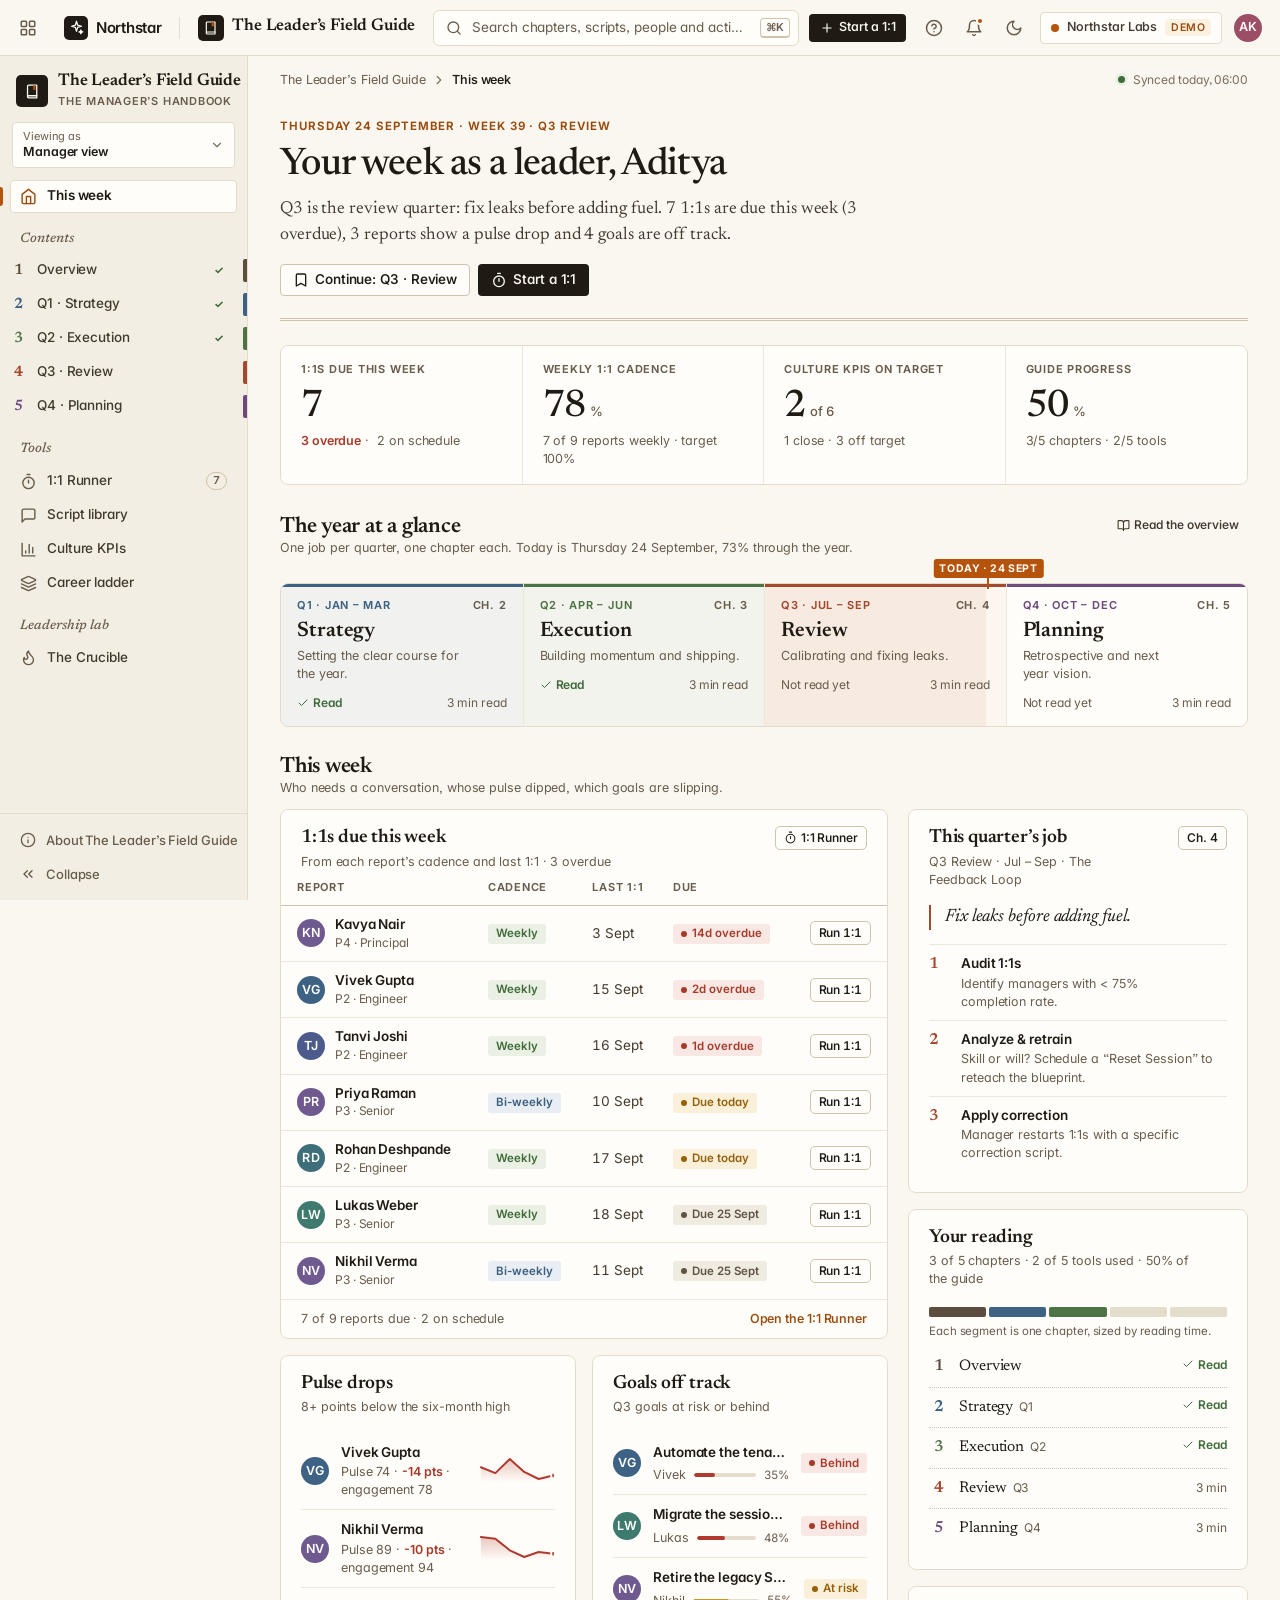
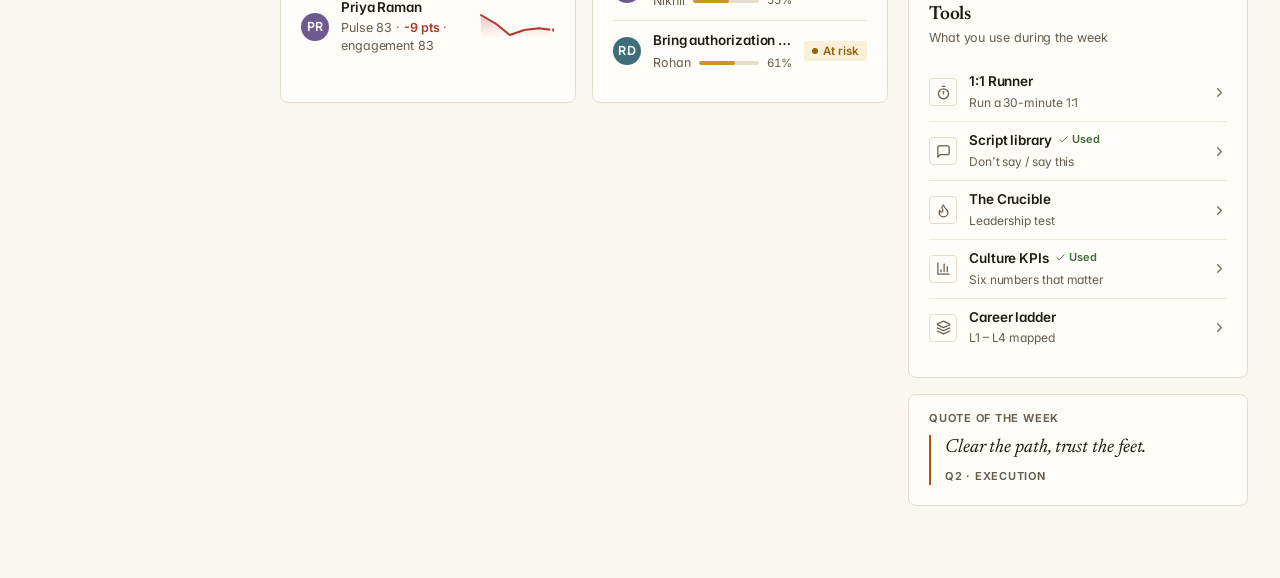
<file: artifacts/leaders-field-guide/index.html>
<!doctype html>
<html lang="en" data-brand="amber">
<head>
<meta charset="utf-8">
<meta name="viewport" content="width=device-width,initial-scale=1,viewport-fit=cover">
<title>The Leader’s Field Guide · Northstar Labs</title>
<meta name="description" content="The Leader’s Field Guide — the operating manual for Northstar Labs managers: a quarterly playbook, a 1:1 runner, conversation scripts, culture KPIs and the Crucible leadership test. Concept prototype with illustrative data.">
<meta name="theme-color" content="#FAF7F0">
<link rel="icon" href="data:image/svg+xml,%3Csvg xmlns='http://www.w3.org/2000/svg' viewBox='0 0 48 48'%3E%3Crect width='48' height='48' rx='10' fill='%231F1A14'/%3E%3Cpath d='M14 12h20v24H17a3 3 0 0 1-3-3z' fill='none' stroke='%23FAF7F0' stroke-width='3' stroke-linejoin='round'/%3E%3Cpath d='M26 12h6v13l-3-2.2-3 2.2z' fill='%23E0A04A'/%3E%3C/svg%3E">
<link rel="preconnect" href="https://fonts.googleapis.com"><link rel="preconnect" href="https://fonts.gstatic.com" crossorigin>
<link href="https://fonts.googleapis.com/css2?family=Inter:opsz,wght@14..32,400..700&family=Newsreader:ital,opsz,wght@0,6..72,400..700;1,6..72,400..600&display=swap" rel="stylesheet">
<link rel="stylesheet" href="../shared/ns.css">
<script src="../shared/ns.js"></script>
<script src="../shared/ns-data.js"></script>
<style>
  /* ======================================================================
     The Leader's Field Guide · "The manager's handbook"
     Identity layer on Northstar v5. An editorial playbook: warm paper,
     ink type, Newsreader for everything you read, Inter for everything you
     operate, amber for "you are here", and one muted colour per chapter
     (the thumb index) that follows a quarter everywhere it appears.
     ====================================================================== */
  :root{
    --font-sans:"Inter",-apple-system,BlinkMacSystemFont,"Segoe UI",Roboto,Helvetica,Arial,sans-serif;
    --font-display:"Newsreader","Iowan Old Style","Georgia",serif;
    --font-serif:"Newsreader","Iowan Old Style","Georgia",serif;
    --font-mono:ui-monospace,SFMono-Regular,Menlo,Consolas,monospace;

    --bg:#FAF7F0;--bg-2:#F3EEE3;
    --surface:#FFFDF9;--surface-2:#F7F3EA;--surface-3:#F0EADD;--surface-4:#E5DDCC;
    --line:#E4DCCB;--line-2:#EDE7DA;--line-strong:#CFC3AC;
    --ink:#1F1A14;--ink-2:#433A2F;--ink-3:#685C4D;--ink-4:#7A6E5E;--ink-inverse:#FAF7F0;

    --np:#B45309;--np-hover:#92400E;--np-active:#78350F;--np-text:#9A4A0B;--np-soft:#FBF1E1;--np-soft-2:#F5E2C4;--np-line:#E8C38E;
    --brand:#B45309;--brand-hover:#92400E;--brand-text:#92400E;--brand-soft:#FBF1E1;--brand-soft-2:#F5E2C4;--brand-line:#EBCB9B;

    --ok:#3F6B3A;--ok-bg:#EAF0E3;--ok-line:#C7D6BB;
    --warn:#94600A;--warn-bg:#FAF0DA;--warn-line:#EBD3A1;
    --bad:#A63A2B;--bad-bg:#F8E7E2;--bad-line:#EBC2B8;
    --info:#3B5F80;--info-bg:#E8EEF3;--info-line:#C2D1DE;
    --neutral:#5E5446;--neutral-bg:#F0EBE1;--neutral-line:#DDD4C4;
    --discovery:#6A4E86;--discovery-bg:#F2EDF5;

    /* chapter colours — the thumb index */
    --ch-overview:#5B4E3E;--ch-q1:#3E6283;--ch-q2:#4E7445;--ch-q3:#A4482E;--ch-q4:#6E4A7E;
    --ch-overview-soft:#EFE9DF;--ch-q1-soft:#E8EEF4;--ch-q2-soft:#EAF0E5;--ch-q3-soft:#F6E8E2;--ch-q4-soft:#F0EAF3;

    --viz-1:#3E6283;--viz-2:#A4482E;--viz-3:#4E7445;--viz-4:#C08A1E;--viz-5:#A65473;--viz-6:#6B7A2A;--viz-7:#6E4A7E;--viz-8:#B03A2E;
    --viz-good:#4E7445;--viz-warn:#C9971F;--viz-serious:#C8693F;--viz-critical:#B03A2E;
    --viz-seq-100:#F6EAD2;--viz-seq-200:#EDD5A8;--viz-seq-300:#E0B874;--viz-seq-400:#CC9347;--viz-seq-500:#B0702A;--viz-seq-600:#8A541B;--viz-seq-700:#5F3A12;
    --viz-div-neg:#B03A2E;--viz-div-mid:#F2EDE3;--viz-div-pos:#3E6283;
    --viz-grid:#EEE8DC;--viz-axis:#D9CFBD;

    --shadow-xs:0 1px 0 rgba(60,42,16,.03);
    --shadow-sm:0 1px 2px rgba(60,42,16,.06);
    --shadow:0 2px 6px -1px rgba(60,42,16,.08),0 1px 2px rgba(60,42,16,.05);
    --shadow-lg:0 14px 30px -8px rgba(60,42,16,.18),0 3px 8px -2px rgba(60,42,16,.06);
    --shadow-xl:0 28px 64px -12px rgba(40,28,10,.30),0 6px 14px -4px rgba(40,28,10,.08);
    --glass:rgba(250,247,240,.9);

    --r-xs:3px;--r-sm:4px;--r:6px;--r-lg:8px;--r-xl:10px;
    --btn-ink:#1F1A14;--btn-ink-hover:#3A3127;--btn-on-ink:#FAF7F0;
    --focus:0 0 0 2px var(--bg),0 0 0 4px color-mix(in srgb,var(--np) 60%,transparent);
    --measure:68ch;
  }
  :root[data-theme="dark"]{
    --bg:#17140F;--bg-2:#1B1712;
    --surface:#1E1A14;--surface-2:#221E17;--surface-3:#2A251D;--surface-4:#352F25;
    --line:#342D23;--line-2:#2A251D;--line-strong:#4A4134;
    --ink:#F1EADC;--ink-2:#D3C8B5;--ink-3:#A99D89;--ink-4:#8C8070;--ink-inverse:#17140F;
    --np:#E0A04A;--np-hover:#EBB063;--np-active:#D08E35;--np-text:#F0B566;--np-soft:rgba(224,160,74,.13);--np-soft-2:rgba(224,160,74,.22);--np-line:rgba(224,160,74,.42);
    --brand:#E0A04A;--brand-hover:#EBB063;--brand-text:#F0B566;--brand-soft:rgba(224,160,74,.13);--brand-soft-2:rgba(224,160,74,.22);--brand-line:rgba(224,160,74,.4);
    --ok:#9CC18D;--ok-bg:rgba(130,175,110,.13);--ok-line:rgba(130,175,110,.34);
    --warn:#E5B55A;--warn-bg:rgba(229,181,90,.12);--warn-line:rgba(229,181,90,.32);
    --bad:#E58A78;--bad-bg:rgba(229,138,120,.13);--bad-line:rgba(229,138,120,.34);
    --info:#8FB2D3;--info-bg:rgba(143,178,211,.12);--info-line:rgba(143,178,211,.32);
    --neutral:#BDB2A1;--neutral-bg:rgba(189,178,161,.1);--neutral-line:rgba(189,178,161,.26);
    --discovery:#C3A8DB;--discovery-bg:rgba(195,168,219,.12);
    --ch-overview:#BBAA90;--ch-q1:#8FB0CF;--ch-q2:#97B98A;--ch-q3:#E0937A;--ch-q4:#BC9FCC;
    --ch-overview-soft:rgba(187,170,144,.12);--ch-q1-soft:rgba(143,176,207,.12);--ch-q2-soft:rgba(151,185,138,.12);--ch-q3-soft:rgba(224,147,122,.12);--ch-q4-soft:rgba(188,159,204,.12);
    --viz-1:#7FA3C6;--viz-2:#D9805F;--viz-3:#8DB37F;--viz-4:#D9A53F;--viz-5:#D08AA6;--viz-6:#A9B865;--viz-7:#AE8FC2;--viz-8:#E07A6C;
    --viz-good:#8DB37F;--viz-warn:#D9A53F;--viz-serious:#D9805F;--viz-critical:#E07A6C;
    --viz-seq-100:#3A2A14;--viz-seq-200:#5A3F18;--viz-seq-300:#7C561E;--viz-seq-400:#A06F27;--viz-seq-500:#C68C3A;--viz-seq-600:#E0AE62;--viz-seq-700:#F4D9A8;
    --viz-div-neg:#E07A6C;--viz-div-mid:#2E2820;--viz-div-pos:#7FA3C6;
    --viz-grid:#2A251D;--viz-axis:#3E362A;
    --shadow-xs:0 1px 0 rgba(0,0,0,.3);--shadow-sm:0 1px 2px rgba(0,0,0,.4);--shadow:0 2px 8px -1px rgba(0,0,0,.5);
    --shadow-lg:0 14px 32px -6px rgba(0,0,0,.6),0 0 0 1px rgba(241,234,220,.04);
    --shadow-xl:0 30px 70px -12px rgba(0,0,0,.75),0 0 0 1px rgba(241,234,220,.05);
    --glass:rgba(23,20,15,.9);
    --btn-ink:#F1EADC;--btn-ink-hover:#FFFFFF;--btn-on-ink:#17140F;
    --on-brand:#17140F;
  }

  /* ---------- base ---------- */
  body{background:var(--bg);font-feature-settings:"cv11","ss03","calt"}
  ::selection{background:color-mix(in srgb,var(--np) 26%,transparent)}
  .serif{font-family:var(--font-serif)}
  .ns-overlay.center{text-align:start}
  .ns-grid.main-side,.ns-grid.side-main{align-items:start}
  h1,h2,h3{font-family:var(--font-serif);font-weight:560;letter-spacing:-.01em}
  .ns-viz svg{font-family:var(--font-sans)}

  /* ---------- global header ---------- */
  .ns-gh{background:var(--bg);border-bottom:1px solid var(--line)}
  .ns-gh-btn:hover,.ns-icon-btn:hover,.ns-gh-logo:hover,.ns-gh-product:hover{background:var(--surface-3)}
  .ns-np-mark{border-radius:5px}
  .ns-gh-product .ns-brand-name{font-family:var(--font-serif);font-size:17px;font-weight:600;letter-spacing:-.01em}
  .ns-brand-mark{background:var(--ink);color:var(--bg);box-shadow:none;border-radius:5px}
  .ns-brand-mark .rib{fill:var(--np);stroke:none}
  .ns-gh-product .ns-brand-mark{width:26px;height:26px;border-radius:5px}
  .ns-gh-product .ns-brand-mark svg{width:16px;height:16px}
  .ns-search-btn{background:var(--surface);border:1px solid var(--line);border-radius:var(--r)}
  .ns-search-btn:hover{border-color:var(--line-strong);background:var(--surface)}
  .ns-tenant{border-color:var(--line);background:var(--surface)}
  .ns-tenant i{background:var(--np);border-radius:50%}
  .ns-tenant small{background:var(--np-soft);color:var(--np-text)}
  .ns-icon-btn .dot{background:var(--np);border-color:var(--bg)}
  kbd,.ns-kbd{background:var(--surface);border-color:var(--line-strong)}

  /* ---------- buttons, badges, chips ---------- */
  .ns-btn{border-radius:var(--r-sm);font-weight:550}
  .ns-btn.primary{background:var(--btn-ink);color:var(--btn-on-ink);box-shadow:none}
  .ns-btn.primary:hover{background:var(--btn-ink-hover)}
  .ns-btn.primary:active{background:var(--btn-ink)}
  .ns-btn.secondary{background:var(--surface);border-color:var(--line-strong);box-shadow:none}
  .ns-btn.secondary:hover{background:var(--surface-3)}
  .ns-btn.ghost:hover{background:var(--surface-3)}
  .ns-btn.amber{background:var(--np);color:#fff}.ns-btn.amber:hover{background:var(--np-hover)}
  :root[data-theme="dark"] .ns-btn.amber{color:#17140F}
  .ns-badge{border-radius:3px}
  .ns-badge.brand{background:var(--np-soft);color:var(--np-text)}
  .ns-tag{border-radius:3px;background:transparent;border-color:var(--line-strong);color:var(--ink-3);font-size:11.5px}
  .ns-chip[aria-pressed="true"],.ns-chip.on{background:var(--np-soft);border-color:var(--np-line);color:var(--np-text)}
  .ns-progress{height:4px;border-radius:2px;background:var(--surface-4)}
  .ns-progress > i{background:var(--np);border-radius:2px}
  .ns-progress.lg{height:6px}
  .ns-check input:checked{background:var(--ink);border-color:var(--ink)}
  :root[data-theme="dark"] .ns-check input:checked::after{filter:invert(1)}
  .ns-input,.ns-select,.ns-textarea{background:var(--surface);border-color:var(--line-strong);border-radius:var(--r-sm)}
  .ns-input:focus,.ns-select:focus,.ns-textarea:focus{border-color:var(--np);box-shadow:0 0 0 3px color-mix(in srgb,var(--np) 16%,transparent)}
  [data-tip]::after{background:var(--ink);color:var(--bg)}
  .ns-toast{background:#1F1A14;color:#FAF7F0}
  .ns-toast .act{color:#F0B566}
  .ns-avatar.h0{background:#4D5B8C}.ns-avatar.h1{background:#3E6E7A}.ns-avatar.h2{background:#4E7445}.ns-avatar.h3{background:#8E611A}.ns-avatar.h4{background:#9B4E66}.ns-avatar.h5{background:#6E5A8E}.ns-avatar.h6{background:#A4552E}.ns-avatar.h7{background:#3E6283}.ns-avatar.h8{background:#3F7A6E}.ns-avatar.h9{background:#66742A}

  /* ---------- sidebar: a table of contents with a thumb index ---------- */
  .ns-sidebar{background:var(--bg-2);border-right:1px solid var(--line)}
  .ns-brand{padding:16px 16px 12px}
  .ns-brand .ns-brand-name{font-family:var(--font-serif);font-size:17px;font-weight:600;letter-spacing:-.01em}
  .ns-brand-sub{font-size:11px;letter-spacing:.07em;text-transform:uppercase;color:var(--ink-3);font-weight:600}
  .ns-persona-chip{background:var(--surface);border-color:var(--line);border-radius:var(--r-sm)}
  .ns-nav-group{font-family:var(--font-serif);font-style:italic;font-size:13.5px;font-weight:500;letter-spacing:0;text-transform:none;color:var(--ink-3);padding:16px 10px 4px}
  .ns-nav-item,.ns-nav-group{flex:none}
  @media (max-height:960px) and (min-width:961px){.ns-sidebar-promo{display:none}}
  .ns-nav-item{height:33px;border-radius:var(--r-sm);color:var(--ink-2)}
  .ns-nav-item:hover{background:color-mix(in srgb,var(--surface) 70%,transparent)}
  .ns-nav-item[aria-current="page"]{background:var(--surface);color:var(--ink);box-shadow:inset 0 0 0 1px var(--line)}
  .ns-nav-item[aria-current="page"] svg{color:var(--np-text)}
  .ns-nav-item[aria-current="page"]::before{background:var(--np)}
  .ns-nav-badge{background:transparent;color:var(--ink-3);border:1px solid var(--line-strong);height:18px}
  .ns-nav-item[aria-current="page"] .ns-nav-badge{background:var(--np-soft);color:var(--np-text);border-color:var(--np-line)}
  .ns-nav-item[data-nav^="pb-"]{--chc:var(--ch-overview)}
  .ns-nav-item[data-nav="pb-q1"]{--chc:var(--ch-q1)}.ns-nav-item[data-nav="pb-q2"]{--chc:var(--ch-q2)}.ns-nav-item[data-nav="pb-q3"]{--chc:var(--ch-q3)}.ns-nav-item[data-nav="pb-q4"]{--chc:var(--ch-q4)}
  .ns-nav-item[data-nav^="pb-"] svg{display:none}
  .ns-nav-item[data-nav^="pb-"] .ns-nav-label::before{display:inline-block;width:17px;margin-right:10px;font-family:var(--font-serif);font-size:15px;font-weight:600;color:var(--chc);text-align:center;font-variant-numeric:lining-nums}
  .ns-nav-item[data-nav="pb-overview"] .ns-nav-label::before{content:"1"}.ns-nav-item[data-nav="pb-q1"] .ns-nav-label::before{content:"2"}.ns-nav-item[data-nav="pb-q2"] .ns-nav-label::before{content:"3"}.ns-nav-item[data-nav="pb-q3"] .ns-nav-label::before{content:"4"}.ns-nav-item[data-nav="pb-q4"] .ns-nav-label::before{content:"5"}
  .ns-nav-item[data-nav^="pb-"]::after{content:"";position:absolute;right:-10px;top:5px;bottom:5px;width:4px;border-radius:2px 0 0 2px;background:var(--chc)}
  .ns-nav-item[data-nav^="pb-"] .ns-nav-label{margin-left:-10px}
  .ns-nav-item[data-nav^="pb-"] .ns-nav-badge{border:0;color:var(--ok);font-weight:700;padding:0;min-width:16px}
  .ns-app[data-collapsed="1"] .ns-nav-item[data-nav^="pb-"] svg{display:block;color:var(--chc)}
  .ns-sidebar-promo{background:var(--surface);border-color:var(--line);border-radius:var(--r);border-top:3px solid var(--np)}
  .ns-sidebar-promo::before{content:"Bookmark";color:var(--np-text);letter-spacing:.08em}
  .ns-sidebar-promo b{font-family:var(--font-serif);font-size:15px;font-weight:600}
  .ns-sidebar-foot{border-top-color:var(--line)}

  /* ---------- context bar + content ---------- */
  .ns-topbar{background:color-mix(in srgb,var(--bg) 92%,transparent)}
  .ns-crumbs{font-size:12.5px}
  .ns-topbar-meta i{background:var(--ok);box-shadow:0 0 0 3px var(--ok-bg)}
  .ns-content{max-width:1360px}

  /* ---------- page head: a title page, not a dashboard banner ---------- */
  .ns-page-head{padding:10px 0 22px;margin-bottom:24px;border-bottom:3px double var(--line-strong);align-items:flex-end}
  .ns-page-head > div:first-child{max-width:780px}
  .ns-eyebrow{font-family:var(--font-sans);font-size:11.5px;font-weight:650;letter-spacing:.08em;text-transform:uppercase;color:var(--np-text);margin-bottom:10px}
  .ns-page-head h1{font-family:var(--font-serif);font-size:38px;line-height:1.08;font-weight:500;letter-spacing:-.018em}
  .ns-page-head p{font-family:var(--font-serif);font-size:17.5px;line-height:1.5;color:var(--ink-2);margin-top:10px;max-width:64ch}
  .ns-page-head p b{color:var(--ink);font-weight:600}
  .ns-page-head + .ns-tabs{margin-top:-24px}

  /* ---------- cards & tables ---------- */
  .ns-card{background:var(--surface);border:1px solid var(--line);border-radius:var(--r-lg);box-shadow:none}
  .ns-card-head{padding:16px 20px 0}
  .ns-card-head h3{font-family:var(--font-serif);font-size:19px;font-weight:600;line-height:1.25;letter-spacing:-.01em}
  .ns-card-head p{font-size:12.5px;color:var(--ink-3);margin-top:3px}
  .ns-card-foot{background:transparent;border-top:1px solid var(--line-2)}
  .ns-card-foot a{font-weight:550}
  .ns-table-wrap{background:var(--surface);border-color:var(--line);box-shadow:none;border-radius:var(--r-lg)}
  .ns-table th{background:var(--surface);font-size:11px;font-weight:650;letter-spacing:.07em;text-transform:uppercase;color:var(--ink-3);border-bottom:1px solid var(--line-strong)}
  .ns-table tbody tr:hover td{background:var(--surface-2)}
  .ns-table-foot{background:transparent}
  .ns-tabs{border-bottom-color:var(--line)}
  .ns-tab{font-weight:500}
  .ns-tab[aria-selected="true"]{color:var(--ink);border-color:var(--np)}
  .ns-tab[aria-selected="true"] .n{background:var(--np-soft);color:var(--np-text)}
  .ns-seg{background:var(--surface-3);border-color:var(--line)}
  .ns-seg button[aria-pressed="true"]{background:var(--surface);color:var(--ink)}
  .ns-dropdown,.ns-palette,.ns-modal{border-color:var(--line);border-radius:var(--r-xl)}
  .ns-modal-head h2,.ns-drawer-head h2{font-family:var(--font-serif);font-size:22px;font-weight:600}
  .ns-modal-foot,.ns-drawer-foot{background:var(--surface-2)}
  .ns-alert{border-radius:var(--r)}
  .ns-ai{background:var(--surface);border:1px solid var(--line);border-left:3px solid var(--discovery)}
  .ns-empty b{font-family:var(--font-serif);font-size:18px;font-weight:600}
  .ns-icon-box{background:var(--np-soft);color:var(--np-text)}
  .ns-icon-box.neutral{background:var(--surface-3);color:var(--ink-3)}

  /* ledger: stat tiles become one ruled strip with serif figures */
  .ns-stats{display:grid;grid-template-columns:repeat(4,minmax(0,1fr));gap:0;border:1px solid var(--line);border-radius:var(--r-lg);background:var(--surface);overflow:hidden}
  .ns-stat{align-content:start;border:0;border-radius:0;background:transparent;box-shadow:-1px 0 0 var(--line-2),0 -1px 0 var(--line-2);padding:16px 20px 16px}
  .ns-stat .ic{display:none}
  .ns-stat .lbl{font-size:11px;font-weight:650;letter-spacing:.07em;text-transform:uppercase;color:var(--ink-3)}
  .ns-stat .val{font-family:var(--font-serif);font-weight:500;font-size:38px;letter-spacing:-.02em;line-height:1;margin-top:4px}
  .ns-stat .val small{font-family:var(--font-sans);font-size:13px}
  .ns-stat .sub{font-size:12.5px}
  @media (max-width:1000px){.ns-stats{grid-template-columns:repeat(2,minmax(0,1fr))}}
  .ns-ring .c b{font-family:var(--font-serif);font-weight:600}

  /* ---------- shared bits ---------- */
  .lfg-side{position:sticky;top:calc(var(--header-h) + var(--topbar-h) + 12px);display:grid;gap:16px}
  @media (max-width:1200px){.lfg-side{position:static}}
  .lfg-label.mt-2{margin-top:8px}.lfg-label.mt-3{margin-top:12px}.lfg-label.mt-4{margin-top:18px}
  .lfg-label{display:flex;align-items:center;gap:8px;font-size:11px;font-weight:650;letter-spacing:.07em;text-transform:uppercase;color:var(--ink-3);margin:0 0 8px}
  .lfg-meta{display:flex;flex-wrap:wrap;align-items:center;gap:6px 18px;font-size:12.5px;color:var(--ink-3)}
  .lfg-meta b{color:var(--ink);font-weight:600}
  .lfg-meta > span{display:inline-flex;align-items:center;gap:5px}
  .lfg-meta svg{width:14px;height:14px;color:var(--ink-4)}
  .lfg-list{display:grid}
  .lfg-item{display:flex;align-items:center;gap:12px;padding:10px 0;border-bottom:1px solid var(--line-2);min-width:0}
  .lfg-item:last-child{border-bottom:0}
  .lfg-item .t{font-weight:600;font-size:13.5px;color:var(--ink);white-space:nowrap;overflow:hidden;text-overflow:ellipsis}
  .lfg-item .s{font-size:12.5px;color:var(--ink-3);margin-top:1px}
  .lfg-item .r{margin-left:auto;display:flex;align-items:center;gap:8px;flex:none}
  .lfg-people{display:flex;flex-wrap:wrap;gap:4px}
  .lfg-people .ns-avatar{--sz:26px;font-size:10px}
  .chc-q1{--chc:var(--ch-q1);--chs:var(--ch-q1-soft)}.chc-q2{--chc:var(--ch-q2);--chs:var(--ch-q2-soft)}.chc-q3{--chc:var(--ch-q3);--chs:var(--ch-q3-soft)}.chc-q4{--chc:var(--ch-q4);--chs:var(--ch-q4-soft)}.chc-overview{--chc:var(--ch-overview);--chs:var(--ch-overview-soft)}
  .chtab{display:inline-block;width:4px;height:18px;border-radius:2px;background:var(--chc);flex:none}
  .epigraph{font-family:var(--font-serif);font-style:italic;font-size:19px;line-height:1.4;color:var(--ink);padding-left:14px;border-left:2px solid var(--chc,var(--np))}
  .epigraph small{display:block;font-style:normal;font-family:var(--font-sans);font-size:11px;font-weight:650;letter-spacing:.07em;text-transform:uppercase;color:var(--ink-3);margin-top:8px}

  /* ---------- the year: four chapters on one ruled line ---------- */
  .year{position:relative}
  .year-track{display:grid;grid-template-columns:repeat(4,minmax(0,1fr));border:1px solid var(--line);border-radius:var(--r-lg);background:var(--surface);overflow:hidden;position:relative}
  .yq{position:relative;display:grid;gap:3px;align-content:start;padding:14px 16px 14px;border-left:1px solid var(--line-2);text-decoration:none!important;color:inherit;min-width:0;transition:background var(--dur)}
  .yq:first-child{border-left:0}
  .yq:hover{background:var(--surface-2)}
  .yq::before{content:"";position:absolute;left:0;right:0;top:0;height:3px;background:var(--chc)}
  .yq .elapsed{position:absolute;left:0;top:0;bottom:0;background:color-mix(in srgb,var(--chc) 7%,transparent);pointer-events:none}
  .yq .elapsed.full{border-right:0}
  .yq > *{position:relative}
  .yq .q{font-size:11px;font-weight:650;letter-spacing:.07em;text-transform:uppercase;color:var(--chc);display:flex;justify-content:space-between;gap:8px}
  .yq .q span{color:var(--ink-3)}
  .yq .nm{font-family:var(--font-serif);font-size:21px;font-weight:600;color:var(--ink);line-height:1.2;margin-top:2px}
  .yq p{font-size:12.5px;color:var(--ink-3);line-height:1.45;margin:0}
  .yq .ft{display:flex;align-items:center;justify-content:space-between;gap:8px;margin-top:8px;font-size:12px;color:var(--ink-3)}
  .yq .ft .done{display:inline-flex;align-items:center;gap:4px;color:var(--ok);font-weight:600}
  .yq .ft svg{width:12px;height:12px}
  .yq.now{background:color-mix(in srgb,var(--np) 4%,var(--surface))}
  .year-today{position:absolute;top:-6px;height:12px;width:0;border-left:2px solid var(--np);pointer-events:none;z-index:2}
  .year-today span{position:absolute;top:-18px;left:50%;transform:translateX(-50%);white-space:nowrap;font-size:10.5px;font-weight:700;letter-spacing:.06em;text-transform:uppercase;color:var(--surface);background:var(--np);padding:2px 6px;border-radius:3px}
  :root[data-theme="dark"] .year-today span{color:#17140F}
  .year-wrap{padding-top:14px}
  @media (max-width:900px){.year-track{grid-template-columns:repeat(2,minmax(0,1fr))}.yq:nth-child(3){border-left:0}.yq:nth-child(n+3){border-top:1px solid var(--line-2)}.year-today{display:none}.year-wrap{padding-top:0}}

  /* ---------- home ---------- */
  .home-grid{display:grid;grid-template-columns:minmax(0,1fr) 340px;gap:20px;align-items:start}
  @media (max-width:1200px){.home-grid{grid-template-columns:minmax(0,1fr)}}
  .sec-title{display:flex;align-items:baseline;justify-content:space-between;gap:12px;margin:28px 0 12px}
  .sec-title h2{font-family:var(--font-serif);font-size:22px;font-weight:600;letter-spacing:-.01em}
  .sec-title p{font-size:12.5px;color:var(--ink-3)}
  .shelf{display:flex;gap:3px;height:10px;margin:2px 0 6px}
  .shelf i{display:block;height:100%;border-radius:2px;background:var(--surface-4);position:relative}
  .shelf i.read{background:var(--chc)}
  .toc-list{display:grid}
  .toc-list a{display:grid;grid-template-columns:20px minmax(0,1fr) auto;gap:10px;align-items:baseline;padding:8px 0;border-bottom:1px dotted var(--line-strong);text-decoration:none!important;color:var(--ink-2)}
  .toc-list a:last-child{border-bottom:0}
  .toc-list a:hover .tt{color:var(--np-text)}
  .toc-list .no{font-family:var(--font-serif);font-weight:600;font-size:16px;color:var(--chc);text-align:center}
  .toc-list .tt{font-family:var(--font-serif);font-size:15.5px;color:var(--ink);white-space:nowrap;overflow:hidden;text-overflow:ellipsis}
  .toc-list .tt small{font-family:var(--font-sans);font-size:12px;color:var(--ink-3);margin-left:6px}
  .toc-list .pg{font-size:12px;color:var(--ink-3);display:flex;align-items:center;gap:4px;white-space:nowrap}
  .toc-list .pg.done{color:var(--ok);font-weight:600}
  .toc-list .pg svg{width:12px;height:12px}
  .tool-list{display:grid}
  .tool{display:flex;gap:12px;align-items:center;padding:9px 0;border-bottom:1px solid var(--line-2);text-decoration:none!important;color:inherit;min-width:0}
  .tool:last-child{border-bottom:0}
  .tool:hover b{color:var(--np-text)}
  .tool b{font-size:13.5px;font-weight:600;display:block;color:var(--ink)}
  .tool span.d{font-size:12px;color:var(--ink-3)}
  .tool > svg{width:15px;height:15px;color:var(--ink-4);margin-left:auto;flex:none}
  .tool .ti{width:28px;height:28px;border-radius:var(--r-sm);display:grid;place-items:center;border:1px solid var(--line);color:var(--ink-3);flex:none}
  .tool .ti svg{width:15px;height:15px}
  .tool .used{font-size:11px;color:var(--ok);font-weight:600;display:inline-flex;align-items:center;gap:3px;margin-left:6px}
  .tool .used svg{width:11px;height:11px}
  .focus-steps{display:grid;counter-reset:fs}
  .focus-steps > div{display:grid;grid-template-columns:22px 1fr;gap:10px;padding:9px 0;border-top:1px solid var(--line-2)}
  .focus-steps > div::before{counter-increment:fs;content:counter(fs);font-family:var(--font-serif);font-weight:600;font-size:16px;color:var(--chc);line-height:1.3}
  .focus-steps b{display:block;font-size:13.5px;color:var(--ink)}
  .focus-steps p{font-size:12.5px;color:var(--ink-3);line-height:1.45;margin:1px 0 0}
  .focus-steps .k{font-size:12px;color:var(--ink-2);margin-top:4px;display:flex;gap:6px;align-items:center}
  .focus-steps .k b{display:inline;font-family:var(--font-serif);font-size:15px}

  /* ---------- KPI bullets (current vs target) ---------- */
  .bullets{display:grid}
  .bl{display:grid;grid-template-columns:150px minmax(0,1fr) 64px 92px;gap:14px;align-items:center;padding:11px 20px;border-top:1px solid var(--line-2)}
  .bl:first-child{border-top:0}
  .bl .n b{display:block;font-size:13.5px;color:var(--ink)}
  .bl .n span{font-size:12px;color:var(--ink-3)}
  .bl .v{font-family:var(--font-serif);font-size:22px;font-weight:600;text-align:right;color:var(--ink);font-variant-numeric:lining-nums tabular-nums}
  .bar-t{position:relative;height:10px;border-radius:2px;background:var(--surface-3)}
  .bar-t i{position:absolute;left:0;top:0;bottom:0;border-radius:2px;background:var(--c,var(--ink-3))}
  .bar-t b{position:absolute;top:-4px;bottom:-4px;width:2px;background:var(--ink);border-radius:1px}
  @media (max-width:640px){.bl{grid-template-columns:minmax(0,1fr) 56px;gap:6px 12px;padding:11px 16px}.bl .bar-t{grid-column:1/-1;grid-row:2}.bl > :last-child{grid-column:1/-1}}

  /* ---------- chapter: opener, TOC, prose ---------- */
  .ch-open{display:grid;grid-template-columns:auto minmax(0,1fr) auto;gap:8px 28px;align-items:end;padding:12px 0 26px;margin-bottom:28px;border-bottom:3px double var(--line-strong)}
  .ch-num{font-family:var(--font-serif);font-size:120px;line-height:.78;font-weight:400;color:var(--chc);letter-spacing:-.04em;font-variant-numeric:lining-nums;align-self:start;margin-top:6px}
  .ch-open h1{font-size:44px;line-height:1.04;font-weight:500;letter-spacing:-.02em;margin:0}
  .ch-open .lede{font-family:var(--font-serif);font-size:19px;line-height:1.5;color:var(--ink-2);margin-top:12px;max-width:62ch}
  .ch-open .ns-eyebrow{color:var(--chc)}
  .ch-acts{display:flex;flex-direction:column;align-items:flex-end;gap:10px}
  .ch-acts .lfg-meta{justify-content:flex-end}
  @media (max-width:1000px){.ch-open{grid-template-columns:auto minmax(0,1fr)}.ch-acts{grid-column:1/-1;align-items:flex-start}.ch-acts .lfg-meta{justify-content:flex-start}}
  @media (max-width:520px){.ch-open{display:block}.ch-num{float:left;font-size:66px;margin:4px 14px 0 0}.ch-open .lede{clear:left;padding-top:10px}.ch-acts{margin-top:14px}}
  @media (max-width:640px){.ch-num{font-size:72px}.ch-open h1{font-size:30px}.ch-open .lede{font-size:17px}.ch-open{gap:6px 16px}}
  .pb{display:grid;grid-template-columns:220px minmax(0,1fr);gap:48px;align-items:start}
  .pb-toc{position:sticky;top:calc(var(--header-h) + var(--topbar-h) + 12px);display:grid;gap:0}
  .pb-toc .h{font-family:var(--font-serif);font-style:italic;font-size:14px;color:var(--ink-3);padding:0 0 10px}
  .pb-toc a{display:grid;grid-template-columns:30px 1fr;gap:4px;padding:7px 0 7px 12px;border-left:1px solid var(--line-strong);font-size:13px;color:var(--ink-3);text-decoration:none!important;line-height:1.35;transition:color var(--dur),border-color var(--dur)}
  .pb-toc a .sn{font-variant-numeric:tabular-nums;color:var(--ink-4);font-size:12px}
  .pb-toc a:hover{color:var(--ink)}
  .pb-toc a[aria-current="true"]{border-left:2px solid var(--chc);padding-left:11px;color:var(--ink);font-weight:600}
  .pb-toc a[aria-current="true"] .sn{color:var(--chc)}
  .toc-foot{margin-top:18px;padding-top:14px;border-top:1px solid var(--line);display:grid;gap:8px}
  .toc-foot .row{display:flex;justify-content:space-between;font-size:12px;color:var(--ink-3)}
  .toc-foot .row b{color:var(--ink)}
  .toc-foot .ns-progress > i{background:var(--chc)}
  .pb-body{max-width:740px;min-width:0}
  .pb-meta{display:grid;grid-template-columns:minmax(0,1.6fr) repeat(2,minmax(0,1fr));gap:0;border-top:1px solid var(--line-strong);border-bottom:1px solid var(--line)}
  .pb-meta > div{padding:12px 16px 12px 0;min-width:0}
  .pb-meta > div + div{padding-left:16px;border-left:1px solid var(--line-2)}
  .pb-meta .k{font-size:11px;font-weight:650;letter-spacing:.07em;text-transform:uppercase;color:var(--ink-3)}
  .pb-meta .v{font-family:var(--font-serif);font-size:17px;color:var(--ink);margin-top:3px;line-height:1.35}
  .pb-meta .v.it{font-style:italic}
  @media (max-width:640px){.pb-meta{grid-template-columns:minmax(0,1fr) minmax(0,1fr)}.pb-meta > div:first-child{grid-column:1/-1;border-bottom:1px solid var(--line-2)}.pb-meta > div:nth-child(2){padding-left:0;border-left:0}}
  .prose{counter-reset:none}
  .prose h2{font-size:28px;font-weight:500;letter-spacing:-.015em;line-height:1.2;margin:48px 0 14px;color:var(--ink);scroll-margin-top:calc(var(--header-h) + var(--topbar-h) + 16px);display:grid;gap:6px}
  .prose > h2:first-child{margin-top:32px}
  .prose h2 .num{font-family:var(--font-sans);font-size:11.5px;font-weight:650;letter-spacing:.08em;color:var(--chc);text-transform:uppercase}
  .prose h3{font-size:20px;font-weight:600;margin:28px 0 10px;color:var(--ink)}
  .prose h3 .sub{font-family:var(--font-sans);font-weight:400;color:var(--ink-3);font-size:13.5px;letter-spacing:0}
  .prose p{font-family:var(--font-serif);font-size:18.5px;line-height:1.62;color:var(--ink-2);margin:0 0 16px;max-width:var(--measure)}
  .prose .yq p,.prose .golden p,.prose .ns-alert p{font-family:var(--font-sans);font-size:13.5px;line-height:1.5;margin:0;max-width:none}.prose .yq p{font-size:12.5px;color:var(--ink-3)}.prose .golden p{font-size:14px;color:var(--ink-2)}.prose .ns-alert p{color:var(--ink-2)}
  .prose p.small{font-family:var(--font-sans);font-size:13px;color:var(--ink-3)}
  .prose > *:last-child{margin-bottom:0}
  .pullq{margin:24px 0;padding:2px 0 2px 20px;border-left:2px solid var(--chc,var(--np));font-family:var(--font-serif);font-style:italic;font-size:23px;line-height:1.42;color:var(--ink);max-width:56ch}
  .pullq small{display:block;font-style:normal;font-family:var(--font-sans);font-size:11px;font-weight:650;letter-spacing:.07em;text-transform:uppercase;color:var(--ink-3);margin-top:10px}
  .steps{display:grid;margin:8px 0 22px;border-top:1px solid var(--line)}
  .step{display:grid;grid-template-columns:36px 1fr;gap:12px;padding:14px 0;border-bottom:1px solid var(--line-2)}
  .step .n{font-family:var(--font-serif);font-size:26px;line-height:1;font-weight:500;color:var(--chc,var(--np));font-variant-numeric:lining-nums}
  .step b{display:block;font-size:15px;color:var(--ink);line-height:1.4}
  .step b .when{font-weight:500;color:var(--ink-3);font-size:11px;letter-spacing:.07em;text-transform:uppercase;margin-left:8px}
  .prose .step p,.step p{font-family:var(--font-sans);font-size:14px;margin:3px 0 0;line-height:1.55;color:var(--ink-2)}
  .lfg-table{margin:10px 0 24px;border:0!important;border-radius:0!important;background:transparent!important;border-top:2px solid var(--ink)!important;border-bottom:1px solid var(--ink)!important}
  .lfg-table .ns-table th{background:transparent}
  .lfg-table td{vertical-align:top;line-height:1.5;font-size:14px}
  .lfg-table td:first-child{font-weight:600;color:var(--ink);white-space:nowrap}
  .lfg-table td.leak{color:var(--bad)}.lfg-table td.fixed{color:var(--ok);font-weight:600}
  .lfg-boxlist{display:grid;margin:10px 0 24px;border-top:1px solid var(--line);border-bottom:1px solid var(--line)}
  .lfg-boxlist > *{border-top:1px solid var(--line-2)}
  .lfg-boxlist > *:first-child{border-top:0}
  .lit label{display:flex;gap:12px;align-items:center;padding:12px 4px;font-family:var(--font-serif);font-size:17px;color:var(--ink-2);cursor:pointer;transition:background var(--dur)}
  .lit label:hover{background:var(--surface-2)}
  .lit label.on{color:var(--ink)}
  .lit label.on span:last-child{text-decoration:line-through;text-decoration-color:var(--ink-4);text-decoration-thickness:1px}
  .trap{display:grid;grid-template-columns:72px 1fr;gap:14px;padding:13px 0;align-items:baseline}
  .trap .tg{font-size:10.5px;font-weight:700;letter-spacing:.08em;text-transform:uppercase;color:var(--bad)}
  .trap b{display:block;color:var(--ink);font-family:var(--font-serif);font-size:18px;font-weight:600}
  .trap p{margin:2px 0 0!important;font-family:var(--font-sans)!important;font-size:14px!important;color:var(--ink-2);line-height:1.5!important}
  .guard > div,.starters > div{display:grid;grid-template-columns:28px 1fr;gap:8px;align-items:baseline;padding:11px 0;font-size:14px;color:var(--ink);line-height:1.5}
  .guard .x{font-size:10.5px;font-weight:700;letter-spacing:.08em;color:var(--bad)}
  .starters > div{font-family:var(--font-serif);font-style:italic;font-size:17.5px;color:var(--ink)}
  .starters .qn{font-family:var(--font-serif);font-style:normal;font-weight:600;color:var(--chc,var(--np));font-size:15px}
  .rhythm > div{display:grid;grid-template-columns:84px 1fr;gap:14px;align-items:baseline;padding:12px 0}
  .rhythm .day{font-size:11px;font-weight:700;letter-spacing:.07em;text-transform:uppercase;color:var(--chc,var(--ink-2))}
  .rhythm b{font-family:var(--font-serif);font-size:18px;color:var(--ink);font-weight:600}.rhythm b small{font-family:var(--font-sans);font-weight:500;color:var(--ink-3);margin-left:8px;font-size:12px}
  .rhythm p,.prose .rhythm p{font-family:var(--font-sans);margin:2px 0 0;font-size:14px;line-height:1.5}
  .compare{display:grid;grid-template-columns:1fr 1fr;gap:0;margin:10px 0 24px;border-top:2px solid var(--ink);border-bottom:1px solid var(--line)}
  .compare > div{padding:14px 18px 16px 0;min-width:0}
  .compare > div + div{padding-left:18px;border-left:1px solid var(--line)}
  .compare b{display:block;font-size:11px;font-weight:700;letter-spacing:.08em;text-transform:uppercase;margin-bottom:8px}
  .compare .bad b{color:var(--bad)}.compare .good b{color:var(--ok)}
  .compare b .who{display:block;font-family:var(--font-serif);font-size:19px;font-weight:600;letter-spacing:-.005em;text-transform:none;color:var(--ink);margin-top:3px}
  .compare ul{margin:0;padding:0;list-style:none;display:grid;gap:7px}
  .compare li{display:grid;grid-template-columns:14px 1fr;gap:8px;font-size:14px;color:var(--ink-2);line-height:1.5}
  .compare li::before{content:"–";color:var(--ink-4)}
  .compare .good li::before{content:"+";color:var(--ok);font-weight:700}
  @media (max-width:640px){.compare{grid-template-columns:minmax(0,1fr)}.compare > div + div{padding-left:0;border-left:0;border-top:1px solid var(--line)}}
  .board{display:grid;grid-template-columns:repeat(3,minmax(0,1fr));gap:0;margin:10px 0 24px;border:1px solid var(--line);border-radius:var(--r-lg);background:var(--surface);overflow:hidden}
  .board > div{padding:14px 16px;display:grid;gap:4px;align-content:start;min-width:0;box-shadow:-1px 0 0 var(--line-2),0 -1px 0 var(--line-2)}
  .board .k{font-size:11px;font-weight:650;letter-spacing:.07em;text-transform:uppercase;color:var(--ink-3)}
  .board .v{font-family:var(--font-serif);font-size:24px;font-weight:600;color:var(--ink)}
  .board .v.ok{color:var(--ok)}.board .v.warn{color:var(--warn)}
  @media (max-width:640px){.board{grid-template-columns:minmax(0,1fr)}}
  .vision{display:grid;grid-template-columns:repeat(3,minmax(0,1fr));gap:0;margin:10px 0 24px;border-top:2px solid var(--ink)}
  .vision > div{padding:14px 18px 0 0;display:grid;gap:4px;align-content:start;min-width:0}
  .vision > div + div{padding-left:18px;border-left:1px solid var(--line)}
  .vision .k{font-size:11px;font-weight:700;letter-spacing:.07em;text-transform:uppercase;color:var(--chc,var(--np))}
  .vision b{font-family:var(--font-serif);font-size:20px;color:var(--ink);font-weight:600}
  .vision p,.prose .vision p{margin:0;font-family:var(--font-sans);font-size:13.5px;line-height:1.5;color:var(--ink-3)}
  @media (max-width:640px){.vision{grid-template-columns:minmax(0,1fr)}.vision > div + div{padding-left:0;border-left:0;padding-top:14px;margin-top:14px;border-top:1px solid var(--line)}}
  .golden{display:grid;grid-template-columns:auto 1fr;gap:18px;align-items:center;padding:14px 0;margin:10px 0 20px;border-top:1px solid var(--line);border-bottom:1px solid var(--line)}
  .golden .pct{font-family:var(--font-serif);font-size:40px;font-weight:500;letter-spacing:-.02em;color:var(--np-text);white-space:nowrap;line-height:1}
  .golden .split{display:flex;height:6px;border-radius:2px;overflow:hidden;margin-top:8px;width:120px}
  .golden .split i:first-child{flex:9;background:var(--np)}.golden .split i:last-child{flex:1;background:var(--ink)}
  .golden p{margin:0;font-size:14px;color:var(--ink-2);line-height:1.5}
  .bp-block{display:grid;grid-template-columns:76px 1fr;gap:16px;padding:14px 0}
  .bp-block .tm{font-family:var(--font-serif);font-weight:600;font-size:20px;color:var(--chc,var(--ink));line-height:1.1;font-variant-numeric:lining-nums}
  .bp-block .tm small{display:block;font-family:var(--font-sans);font-weight:500;font-size:11.5px;color:var(--ink-3);margin-top:3px}
  .bp-block b{display:block;font-size:15px;color:var(--ink)}
  .bp-block .core{font-family:var(--font-serif);font-style:italic;font-size:17.5px;color:var(--ink);margin-top:4px;line-height:1.45}
  .bp-block .alts{margin-top:8px;display:grid;gap:3px}
  .bp-block .alts span{font-size:13.5px;color:var(--ink-3);padding-left:16px;position:relative}
  .bp-block .alts span::before{content:"or";position:absolute;left:0;color:var(--ink-4);font-size:11px;top:1px}
  .lv-action{display:grid;grid-template-columns:140px 1fr;gap:16px;align-items:baseline;padding:13px 0}
  @media (max-width:520px){.lv-action{grid-template-columns:minmax(0,1fr);gap:4px}}
  .lv-action .lv{font-family:var(--font-serif);font-weight:600;font-size:17px;color:var(--ink)}
  .lv-action .lv small{display:block;font-family:var(--font-sans);font-weight:500;color:var(--ink-3);font-size:12px}
  .lv-action p,.prose .lv-action p{margin:0;font-family:var(--font-sans);font-size:14px;color:var(--ink-2);line-height:1.5}

  /* the ladder as an ascending staircase */
  .stair{display:grid;grid-template-columns:repeat(4,minmax(0,1fr));gap:8px;align-items:end;margin:10px 0 24px}
  .rung{display:flex;flex-direction:column;gap:4px;padding:14px 14px 16px;border:1px solid var(--line);border-top:4px solid var(--rk,var(--ink));border-radius:2px 2px var(--r) var(--r);background:var(--surface);min-width:0;text-decoration:none!important;color:inherit}
  .rung:nth-child(1){--rk:var(--viz-seq-300)}.rung:nth-child(2){--rk:var(--viz-seq-400)}.rung:nth-child(3){--rk:var(--viz-seq-500)}.rung:nth-child(4){--rk:var(--viz-seq-700)}
  .rung:nth-child(1){min-height:150px}.rung:nth-child(2){min-height:178px}.rung:nth-child(3){min-height:206px}.rung:nth-child(4){min-height:234px}
  .rung .lv{font-size:11px;font-weight:700;letter-spacing:.08em;color:var(--np-text)}
  .rung .nm{font-family:var(--font-serif);font-size:22px;font-weight:600;color:var(--ink);line-height:1.15}
  .rung p,.prose .rung p{font-family:var(--font-sans);font-size:12.5px;color:var(--ink-3);margin:0;line-height:1.45}
  .rung .map{font-size:12px;color:var(--ink-3);margin-top:auto;padding-top:8px}
  .rung .cnt{font-family:var(--font-serif);font-size:30px;font-weight:500;color:var(--ink);line-height:1;margin-top:10px}
  .rung .cnt small{font-family:var(--font-sans);font-size:12px;color:var(--ink-3);margin-left:4px}
  @media (max-width:640px){.stair{grid-template-columns:repeat(2,minmax(0,1fr))}.rung:nth-child(n){min-height:0}}

  .ns-card.rung-empty{background:transparent;border-style:dashed;border-color:var(--line-strong)}
  .ns-card.rung-empty .ns-card-head h3{color:var(--ink-2)}
  /* nine-box */
  .nb{display:grid;grid-template-columns:28px repeat(3,minmax(0,1fr));gap:4px;margin:10px 0 12px}
  .nb .ax{display:grid;place-items:center;font-size:10.5px;font-weight:650;letter-spacing:.07em;text-transform:uppercase;color:var(--ink-3);padding:4px}
  .nb .ax.y{writing-mode:vertical-rl;transform:rotate(180deg)}
  .nb button{min-height:78px;border-radius:var(--r-sm);border:1px solid var(--line);background:var(--surface);padding:10px 12px;font-family:var(--font-serif);font-weight:600;font-size:16px;color:var(--ink-2);text-align:left;display:grid;align-content:space-between;gap:4px;transition:background var(--dur),border-color var(--dur),color var(--dur);min-width:0}
  .nb button small{font-family:var(--font-sans);font-size:10.5px;font-weight:700;letter-spacing:.07em;text-transform:uppercase;color:var(--ink-4)}
  .nb button:hover{border-color:var(--ink-4);color:var(--ink)}
  .nb button.on{background:var(--ink);border-color:var(--ink);color:var(--bg)}
  .nb button.on small{color:var(--np-line)}
  :root[data-theme="dark"] .nb button.on small{color:#92400E}
  .nb-note{margin:0 0 24px}
  @media (max-width:520px){.nb button{font-size:13.5px;min-height:64px;padding:8px}}

  /* chapter end */
  .pb-done{display:flex;align-items:center;justify-content:space-between;gap:14px;flex-wrap:wrap;margin-top:48px;padding:18px 0;border-top:3px double var(--line-strong);border-bottom:1px solid var(--line)}
  .pb-done .end{font-family:var(--font-serif);font-style:italic;font-size:17px;color:var(--ink)}
  .pb-done .end small{display:block;font-style:normal;font-family:var(--font-sans);font-size:12.5px;color:var(--ink-3);margin-top:2px}
  .pb-done.on .end{color:var(--ok)}
  .pb-foot{display:grid;grid-template-columns:1fr 1fr;gap:12px;margin-top:16px}
  @media (max-width:520px){.pb-foot{grid-template-columns:minmax(0,1fr)}}
  .pb-foot a{display:grid;gap:2px;padding:14px 16px;border-radius:var(--r-lg);border:1px solid var(--line);background:var(--surface);text-decoration:none!important;color:inherit;transition:border-color var(--dur);border-top:3px solid var(--chc)}
  .pb-foot a:hover{border-color:var(--line-strong)}
  .pb-foot a.next{text-align:right}
  .pb-foot small{font-size:11px;font-weight:650;letter-spacing:.07em;text-transform:uppercase;color:var(--ink-3)}
  .pb-foot b{font-family:var(--font-serif);font-size:19px;color:var(--ink);font-weight:600}
  @media (max-width:1000px){.pb{grid-template-columns:minmax(0,1fr);gap:8px}.pb-toc{position:static;display:flex;overflow-x:auto;gap:6px;padding-bottom:6px;scrollbar-width:none}.pb-toc .h,.pb-toc .toc-foot{display:none}.pb-toc a{display:flex;gap:6px;border:1px solid var(--line);border-radius:99px;padding:5px 12px;white-space:nowrap;background:var(--surface)}.pb-toc a[aria-current="true"]{border:1px solid var(--chc);padding-left:12px}}

  /* ---------- scripts, set as documents ---------- */
  .script{margin:12px 0 26px;border-top:2px solid var(--ink);border-bottom:1px solid var(--line)}
  .script .row{display:grid;grid-template-columns:124px minmax(0,1fr) auto;gap:14px;padding:14px 0;align-items:baseline}
  .script .row + .row{border-top:1px solid var(--line-2)}
  .script .lbl{font-size:10.5px;font-weight:700;letter-spacing:.08em;text-transform:uppercase;line-height:1.3}
  .script .dont .lbl{color:var(--bad)}.script .say .lbl{color:var(--ok)}
  .script q{display:block;font-family:var(--font-serif);quotes:"\201C" "\201D"}
  .script .dont q{font-size:16.5px;color:var(--ink-3);text-decoration:line-through;text-decoration-color:color-mix(in srgb,var(--bad) 55%,transparent);text-decoration-thickness:1px}
  .script .say q{font-size:20px;line-height:1.45;color:var(--ink)}
  .script .who{display:block;font-family:var(--font-serif);font-size:15px;font-weight:600;letter-spacing:0;text-transform:none;color:var(--ink);margin-top:3px}
  @media (max-width:640px){.script .row{grid-template-columns:minmax(0,1fr) auto}.script .row .lbl{grid-column:1/-1}.script .say q{font-size:18px}}
  .email{margin:12px 0 26px;border:1px solid var(--line);border-radius:var(--r-lg);background:var(--surface);overflow:hidden}
  .email-head{display:grid;grid-template-columns:minmax(0,1fr) auto;gap:4px 12px;align-items:center;padding:12px 16px;border-bottom:1px solid var(--line);background:var(--surface-2)}
  .email-head .f{display:grid;grid-template-columns:64px minmax(0,1fr);gap:8px;font-size:13px;color:var(--ink-3);min-width:0}
  .email-head .f b{color:var(--ink);font-weight:600;overflow:hidden;text-overflow:ellipsis;white-space:nowrap}
  .email-head .f span:first-child{font-size:11px;font-weight:650;letter-spacing:.07em;text-transform:uppercase;line-height:19px}
  .email-head .ns-btn{grid-row:1/span 2;grid-column:2}
  .email-body{padding:18px 22px 20px;font-family:var(--font-serif);font-size:17px;line-height:1.6;color:var(--ink)}
  .email-body p,.prose .email-body p{font-family:var(--font-serif);margin:0 0 12px;font-size:17px;line-height:1.6;color:var(--ink);max-width:62ch}
  .email-body p:last-child{margin:0}
  @media (max-width:520px){.email-body{padding:14px 16px}.email-body p,.prose .email-body p{font-size:16px}}

  /* script library */
  .lib{display:grid;grid-template-columns:220px minmax(0,1fr);gap:40px;align-items:start}
  .lib-index{position:sticky;top:calc(var(--header-h) + var(--topbar-h) + 12px);display:grid;gap:0}
  .lib-index .h{font-family:var(--font-serif);font-style:italic;font-size:14px;color:var(--ink-3);padding:0 0 8px}
  .lib-index a{display:flex;justify-content:space-between;align-items:baseline;gap:10px;padding:7px 0;border-bottom:1px dotted var(--line-strong);font-size:13.5px;color:var(--ink-2);text-decoration:none!important}
  .lib-index a .c{font-size:12px;color:var(--ink-3);font-variant-numeric:tabular-nums}
  .lib-index a:hover{color:var(--ink)}
  .lib-index a[aria-current="true"]{color:var(--ink);font-weight:650}
  .lib-index a[aria-current="true"] .c{color:var(--np-text);font-weight:650}
  .lib-index a[aria-current="true"]{box-shadow:inset 2px 0 0 var(--np);padding-left:10px}
  .lib-index .fav-t{margin-top:14px}
  .lib-main{min-width:0;max-width:800px}
  .doc{padding:26px 0 6px}
  .doc:first-child{border-top:0;padding-top:4px}
  .doc-head{display:flex;justify-content:space-between;align-items:flex-start;gap:16px}
  .doc-meta{display:flex;flex-wrap:wrap;gap:6px 10px;align-items:center;font-size:11px;font-weight:650;letter-spacing:.07em;text-transform:uppercase;color:var(--ink-3)}
  .doc-meta .sep{width:3px;height:3px;border-radius:50%;background:var(--ink-4)}
  .doc-meta .chref{display:inline-flex;align-items:center;gap:6px;color:var(--chc)}
  .doc h3{font-size:25px;font-weight:600;letter-spacing:-.012em;margin:6px 0 0;line-height:1.2}
  .doc .script,.doc .email,.doc .lfg-boxlist{margin:14px 0 14px}
  .doc .fav[aria-pressed="true"] svg{color:var(--np);fill:var(--np)}
  @media (max-width:1000px){.lib{grid-template-columns:minmax(0,1fr);gap:8px}.lib-index{position:static;display:flex;overflow-x:auto;gap:6px;padding-bottom:6px;scrollbar-width:none}.lib-index .h{display:none}.lib-index a{border:1px solid var(--line);border-radius:99px;padding:5px 12px;white-space:nowrap;background:var(--surface)}.lib-index a[aria-current="true"]{border-color:var(--np-line);background:var(--np-soft)}.lib-index a[aria-current="true"]{box-shadow:none;padding-left:12px}.lib-index .fav-t{margin-top:0}}

  /* ---------- 1:1 runner: session mode ---------- */
  .rep-pick{display:flex;gap:0;overflow-x:auto;scrollbar-width:none;border-bottom:1px solid var(--line);margin-bottom:20px}
  .rep-pick::-webkit-scrollbar{display:none}
  .rep-pick a{display:grid;grid-template-columns:auto auto;column-gap:8px;align-items:center;padding:8px 14px 10px 4px;margin-right:6px;border-bottom:2px solid transparent;margin-bottom:-1px;text-decoration:none!important;color:var(--ink-2);font-size:13px;font-weight:550;white-space:nowrap;flex:none}
  .rep-pick a .ns-avatar{grid-row:1/span 2;--sz:28px;font-size:10.5px}
  .rep-pick a small{font-size:11px;font-weight:500;color:var(--ink-3)}
  .rep-pick a small.od{color:var(--bad);font-weight:650}
  .rep-pick a:hover{color:var(--ink)}
  .rep-pick a[aria-current="true"]{border-bottom-color:var(--np);color:var(--ink)}
  .session{display:grid;grid-template-columns:272px minmax(0,1fr);gap:24px;align-items:start}
  .sess-ctx{grid-column:2;grid-template-columns:repeat(auto-fit,minmax(290px,1fr));align-items:start}
  @media (min-width:1680px){.session{grid-template-columns:272px minmax(0,1fr) 300px}.sess-ctx{grid-column:auto;grid-template-columns:minmax(0,1fr)}}
  @media (min-width:1300px){:root[data-session="1"] .session{grid-template-columns:272px minmax(0,1fr) 300px}:root[data-session="1"] .sess-ctx{grid-column:auto;grid-template-columns:minmax(0,1fr)}}
  @media (max-width:900px){.session{grid-template-columns:minmax(0,1fr)}.sess-ctx{grid-column:auto}}
  .sess-ctx .trap{grid-template-columns:minmax(0,1fr);padding:10px 0}.sess-ctx .trap .tg{display:none}.sess-ctx .trap b{font-size:15.5px}.sess-ctx .trap p{font-size:13px!important}.sess-ctx .lfg-boxlist{margin:4px 0 0}.sess-ctx .guard > div{font-size:13.5px;padding:9px 0}
  .sess-clock{position:sticky;top:calc(var(--header-h) + var(--topbar-h) + 12px);display:grid;gap:14px;padding:18px;border-radius:var(--r-lg);background:var(--surface);border:1px solid var(--line)}
  .sess-clock .who{font-size:12.5px;color:var(--ink-3)}
  .sess-clock .who b{color:var(--ink);font-weight:600}
  .big{font-family:var(--font-serif);font-size:64px;font-weight:400;letter-spacing:-.02em;line-height:.95;font-variant-numeric:lining-nums tabular-nums;color:var(--ink)}
  .big small{font-family:var(--font-sans);font-size:13px;font-weight:500;color:var(--ink-3);letter-spacing:0;margin-left:6px}
  .big.over{color:var(--bad)}
  .sess-state{font-size:12.5px;color:var(--ink-3);display:flex;align-items:center;gap:6px}
  .sess-state i{width:7px;height:7px;border-radius:50%;background:var(--ink-4)}
  .sess-state.live i{background:var(--np);animation:lfg-blink 1.6s infinite}
  @keyframes lfg-blink{50%{opacity:.25}}
  .sess-btns{display:grid;grid-template-columns:1fr 1fr;gap:6px}
  .sess-btns .ns-btn.primary{grid-column:1/-1;height:38px;font-size:14px}
  .agenda{display:grid;border-top:1px solid var(--line)}
  .ag{display:grid;grid-template-columns:52px minmax(0,1fr);gap:4px 10px;padding:10px 0;border-bottom:1px solid var(--line-2);align-items:baseline;cursor:pointer;text-align:left;width:100%}
  .ag .t{white-space:nowrap;font-family:var(--font-serif);font-size:14px;font-weight:600;color:var(--ink-3);font-variant-numeric:lining-nums tabular-nums}
  .ag b{font-size:13.5px;color:var(--ink-2);font-weight:600}
  .ag .fill{grid-column:2;height:3px;border-radius:2px;background:var(--surface-4);overflow:hidden;margin-top:6px}
  .ag .fill i{display:block;height:100%;width:0;background:var(--np);transition:width .5s linear}
  .ag.cur .t,.ag.cur b{color:var(--ink)}
  .ag.cur .t{color:var(--np-text)}
  .ag.done b{color:var(--ink-3)}
  .ag.done .fill i{background:var(--ink-3)}
  .sess-rule{display:grid;grid-template-columns:auto 1fr;gap:10px;align-items:center;font-size:12.5px;color:var(--ink-2);line-height:1.4}
  .sess-rule .pct{font-family:var(--font-serif);font-size:24px;color:var(--np-text);font-weight:500}
  .sess-main{display:grid;gap:16px;min-width:0}
  .dossier{display:grid;grid-template-columns:auto minmax(0,1fr) 150px;gap:16px;align-items:start;padding:18px 20px;border:1px solid var(--line);border-radius:var(--r-lg);background:var(--surface)}
  .dossier h2{font-size:26px;font-weight:600;line-height:1.1;letter-spacing:-.01em}
  .dossier .goal{grid-column:1/-1;display:grid;grid-template-columns:auto minmax(0,1fr) auto 110px auto;gap:12px;align-items:center;padding-top:12px;border-top:1px solid var(--line-2);font-size:13px}
  .dossier .goal .t{font-family:var(--font-serif);font-size:16px;color:var(--ink);white-space:nowrap;overflow:hidden;text-overflow:ellipsis}
  @media (max-width:720px){.dossier{grid-template-columns:auto minmax(0,1fr)}.dossier .rep-pulse{grid-column:1/-1}.dossier .goal{grid-template-columns:minmax(0,1fr) auto}.dossier .goal > :first-child,.dossier .goal .gbar{display:none}}
  .block{border:1px solid var(--line);border-radius:var(--r-lg);background:var(--surface);overflow:hidden;transition:border-color var(--dur),box-shadow var(--dur)}
  .block.cur{border-color:var(--np);box-shadow:0 0 0 1px var(--np),inset 4px 0 0 var(--np),var(--shadow-lg)}
  .block.cur .block-head{background:color-mix(in srgb,var(--np) 7%,var(--surface));border-bottom-color:var(--np-line)}
  .block.cur .block-head .tm{color:var(--np-text)}
  .block-head .tm[data-now]:not([data-now=""])::before{content:attr(data-now);display:inline-block;margin-right:8px;padding:2px 7px;border-radius:3px;background:var(--np);color:#fff;letter-spacing:.06em;text-transform:uppercase;font-size:10.5px}
  :root[data-theme="dark"] .block-head .tm[data-now]:not([data-now=""])::before{color:#17140F}
  .block.done{opacity:.86}
  .block-head{display:grid;grid-template-columns:auto minmax(0,1fr) auto;gap:14px;align-items:baseline;padding:14px 18px 12px;border-bottom:1px solid var(--line-2)}
  .block-head .n{font-family:var(--font-serif);font-size:28px;line-height:.9;font-weight:500;color:var(--ink-4);font-variant-numeric:lining-nums}
  .block.cur .block-head .n{color:var(--np)}
  .block-head b{font-family:var(--font-serif);font-size:20px;font-weight:600;color:var(--ink);display:block;line-height:1.2}
  .block-head b span{font-family:var(--font-sans);font-size:12.5px;font-weight:500;color:var(--ink-3)}
  .block-head .s{font-size:12.5px;color:var(--ink-3);display:block;margin-top:2px}
  .block-head .tm{font-size:11.5px;font-weight:650;letter-spacing:.06em;color:var(--ink-3);font-variant-numeric:tabular-nums;white-space:nowrap}
  .block-body{padding:14px 18px 18px;display:grid;gap:8px}
  .prompt{display:grid;grid-template-columns:16px minmax(0,1fr) auto;gap:10px;align-items:baseline;padding:9px 12px;border-radius:var(--r);background:transparent;font-size:14px;color:var(--ink-2);line-height:1.5;cursor:pointer;border:1px solid var(--line);transition:border-color var(--dur),background var(--dur);text-align:left;width:100%}
  .prompt:hover{border-color:var(--np-line);background:var(--np-soft)}
  .prompt svg{width:14px;height:14px;color:var(--ink-4);align-self:center}
  .prompt.core{font-family:var(--font-serif);font-size:18px;color:var(--ink);border-color:var(--line-strong);background:var(--surface-2)}
  .prompt.core svg{color:var(--np)}
  .prompt.data{border-style:dashed;border-color:color-mix(in srgb,var(--discovery) 40%,var(--line))}
  .prompt.data svg{color:var(--discovery)}
  .prompt .pk{font-family:var(--font-sans);font-size:10.5px;font-weight:700;letter-spacing:.07em;text-transform:uppercase;color:var(--ink-3);white-space:nowrap}
  .prompt.data .pk{color:var(--discovery)}
  .block .ns-textarea{font-family:var(--font-serif);font-size:16px;line-height:1.55;background:var(--bg);min-height:104px}
  .hist{display:grid}
  .hist-item{padding:10px 0;display:grid;gap:4px;border-bottom:1px solid var(--line-2);cursor:pointer;text-align:left}
  .hist-item:last-child{border-bottom:0}
  .hist-item:hover .d b{color:var(--np-text)}
  .hist-item .d{display:flex;justify-content:space-between;gap:10px;font-size:12px;color:var(--ink-3)}
  .hist-item .d b{color:var(--ink);font-family:var(--font-serif);font-size:15px;font-weight:600}
  .hist-item p{margin:0;font-size:12.5px;color:var(--ink-2);line-height:1.5}
  .hist-item p b{color:var(--ink-3);font-weight:650;font-size:10.5px;letter-spacing:.07em;text-transform:uppercase;margin-right:6px}
  .rep-pulse{min-width:0}
  .cad-row{display:grid;grid-template-columns:auto minmax(0,1fr) auto;gap:10px;align-items:center;padding:7px 0;border-bottom:1px solid var(--line-2);text-decoration:none!important;color:inherit}
  .cad-row:last-child{border-bottom:0}
  .cad-row .nm{font-size:13px;font-weight:600;color:var(--ink)}
  .cad-row .sb{font-size:11.5px;color:var(--ink-3)}
  .cad-row.cur .nm{color:var(--np-text)}
  :root[data-session="1"] .ns-sidebar,:root[data-session="1"] .ns-topbar,:root[data-session="1"] .lfg-sess-hide{display:none}
  :root[data-session="1"] .ns-app{grid-template-columns:minmax(0,1fr)}
  :root[data-session="1"] .ns-content{padding-top:20px;max-width:1500px}
  :root[data-session="1"] .ns-page-head{padding-bottom:14px;margin-bottom:16px}
  :root[data-session="1"] .ns-page-head h1{font-size:28px}
  .focus-pill{display:inline-flex;align-items:center;gap:6px;height:24px;padding:0 10px;border-radius:99px;background:var(--np-soft);color:var(--np-text);font-size:11.5px;font-weight:650;letter-spacing:.04em}
  @media (max-width:900px){.sess-clock{position:sticky;top:var(--header-h);z-index:20;grid-template-columns:minmax(0,1fr) auto;gap:8px 12px;padding:12px 14px;box-shadow:var(--shadow)}.sess-clock .big{font-size:40px}.sess-clock .sess-btns{grid-column:1/-1;grid-template-columns:repeat(4,minmax(0,1fr))}.sess-clock .sess-btns .ns-btn.primary{grid-column:auto;height:32px;font-size:13px}.sess-clock .ag-wrap,.sess-clock .sess-rule{display:none}.sess-btns [data-finish]{grid-column:auto!important}.sess-clock .sess-btns{grid-template-columns:1.7fr 1fr 1fr 1fr}.dossier .rep-pulse{max-width:240px}.sess-btns .ns-btn .lab{display:none}}

  /* ---------- KPIs ---------- */
  .pillars{display:grid;grid-template-columns:repeat(3,minmax(0,1fr));border-top:2px solid var(--ink);border-bottom:1px solid var(--line);margin-bottom:24px}
  .pillar{padding:12px 18px 14px 0;min-width:0}
  .pillar + .pillar{padding-left:18px;border-left:1px solid var(--line)}
  .pillar b{display:block;font-family:var(--font-serif);font-size:20px;color:var(--ink);font-weight:600}.pillar span{font-size:13px;color:var(--ink-3)}
  @media (max-width:640px){.pillars{grid-template-columns:minmax(0,1fr)}.pillar + .pillar{padding-left:0;border-left:0;border-top:1px solid var(--line-2)}}
  .score{border:1px solid var(--line);border-radius:var(--r-lg);background:var(--surface);overflow:hidden}
  .sc-row{display:grid;grid-template-columns:minmax(0,1.25fr) minmax(0,1fr) 150px;gap:12px 28px;padding:18px 22px;border-top:1px solid var(--line)}
  .sc-row:first-child{border-top:0}
  .sc-name{display:grid;gap:4px;align-content:start}
  .sc-name .k{display:flex;align-items:center;gap:8px;font-size:11px;font-weight:650;letter-spacing:.07em;text-transform:uppercase;color:var(--ink-3)}
  .sc-name h3{font-size:22px;font-weight:600}
  .sc-name .def{font-size:13.5px;color:var(--ink-2);line-height:1.5}
  .sc-name .why{font-family:var(--font-serif);font-style:italic;font-size:15px;color:var(--ink-3);line-height:1.45}
  .sc-val{display:grid;gap:8px;align-content:start}
  .sc-val .top{display:flex;align-items:baseline;gap:10px;flex-wrap:wrap}
  .sc-val .val{font-family:var(--font-serif);font-size:44px;font-weight:500;line-height:1;letter-spacing:-.02em;color:var(--ink);font-variant-numeric:lining-nums}
  .sc-val .val small{font-family:var(--font-sans);font-size:13px;color:var(--ink-3);margin-left:4px;letter-spacing:0}
  .sc-val .tgt{font-size:12.5px;color:var(--ink-3)}
  .sc-val .det{font-size:12.5px;color:var(--ink-2);line-height:1.5}
  .sc-trend{display:grid;gap:4px;align-content:start}
  .sc-trend .xs{text-align:right}
  .sc-tip{grid-column:1/-1;display:grid;grid-template-columns:auto minmax(0,1fr);gap:10px;align-items:baseline;padding-top:12px;border-top:1px dashed var(--line);font-size:13px;color:var(--ink-2);line-height:1.5}
  .sc-tip .h{font-size:10.5px;font-weight:700;letter-spacing:.08em;text-transform:uppercase;color:var(--np-text);white-space:nowrap}
  @media (max-width:900px){.sc-row{grid-template-columns:minmax(0,1fr) 120px;gap:14px}.sc-name{grid-column:1/-1}}
  @media (max-width:520px){.sc-row{grid-template-columns:minmax(0,1fr);padding:16px}.sc-trend .xs{text-align:left}.sc-tip{grid-template-columns:minmax(0,1fr);gap:2px}}
  .qmarks{display:inline-flex;gap:4px;align-items:center;vertical-align:middle}
  .qmarks i{height:20px;padding:0 5px;border-radius:3px;display:grid;place-items:center;font-size:11px;font-weight:600;font-style:normal;background:var(--ok-bg);color:var(--ok)}
  .qmarks i.pend{background:var(--warn-bg);color:var(--warn)}
  .dots{display:inline-flex;gap:3px;vertical-align:middle}
  .dots i{width:8px;height:8px;border-radius:50%;background:var(--ok)}.dots i.off{background:var(--line-strong)}
  .heat-compact .ns-heat .cell{aspect-ratio:auto;height:38px;border-radius:3px}
  .heat-compact .ns-heat .hl{font-size:12.5px}

  /* ---------- the Crucible ---------- */
  .cru{max-width:900px;margin:0 auto}
  .cru-title{text-align:center;padding:28px 0 32px;border-bottom:3px double var(--line-strong);margin-bottom:28px}
  .cru-title .ns-eyebrow{justify-content:center}
  .cru-title h1{font-size:64px;line-height:1;font-weight:400;letter-spacing:-.025em}
  .cru-title p{font-family:var(--font-serif);font-size:20px;line-height:1.5;color:var(--ink-2);max-width:56ch;margin:16px auto 0}
  .cru-title .lfg-meta{justify-content:center;margin-top:18px}
  .cru-title .acts{display:flex;justify-content:center;gap:8px;margin-top:22px;flex-wrap:wrap}
  @media (max-width:640px){.cru-title h1{font-size:44px}.cru-title p{font-size:17px}}
  .how{display:grid;grid-template-columns:repeat(4,minmax(0,1fr));gap:0;border-top:2px solid var(--ink)}
  .how > div{padding:14px 16px 4px 0;min-width:0}
  .how > div + div{padding-left:16px;border-left:1px solid var(--line)}
  .how .n{font-family:var(--font-serif);font-size:28px;font-weight:500;color:var(--np-text);line-height:1}
  .how b{display:block;font-family:var(--font-serif);font-size:17px;color:var(--ink);margin-top:8px}
  .how p{font-size:13px;color:var(--ink-3);line-height:1.5;margin-top:4px}
  @media (max-width:760px){.how{grid-template-columns:repeat(2,minmax(0,1fr))}.how > div:nth-child(3){padding-left:0;border-left:0}.how > div:nth-child(n+3){border-top:1px solid var(--line);margin-top:10px}}
  .archs{display:grid;grid-template-columns:repeat(4,minmax(0,1fr));gap:12px}
  .arch-c{padding:16px;border:1px solid var(--line);border-radius:var(--r-lg);background:var(--surface);display:grid;gap:6px;align-content:start}
  .arch-c .ic{color:var(--ink-3)}.arch-c .ic svg{width:18px;height:18px}
  .arch-c b{font-family:var(--font-serif);font-size:18px;color:var(--ink)}
  .arch-c p{font-size:13px;color:var(--ink-3);line-height:1.5}
  .arch-c .lastk{font-size:10.5px;font-weight:700;letter-spacing:.07em;text-transform:uppercase;color:var(--np-text)}
  .arch-c.mine{border-color:var(--np-line);box-shadow:inset 0 3px 0 var(--np)}
  @media (max-width:900px){.archs{grid-template-columns:repeat(2,minmax(0,1fr))}}
  .quiz{max-width:760px;margin:0 auto}
  .quiz-top{display:flex;align-items:center;justify-content:space-between;gap:12px;padding:6px 0 16px}
  .quiz-top .t{font-size:11.5px;font-weight:700;letter-spacing:.08em;text-transform:uppercase;color:var(--ink-3)}
  .qsegs{display:grid;grid-template-columns:repeat(7,minmax(0,1fr));gap:4px;margin-bottom:34px}
  .qsegs i{height:4px;border-radius:2px;background:var(--surface-4)}
  .qsegs i.ans{background:var(--ink-3)}
  .qsegs i.cur{background:var(--np)}
  .cru-q{font-family:var(--font-serif);font-size:30px;font-weight:450;line-height:1.32;color:var(--ink);margin:0 0 26px;letter-spacing:-.008em}
  .cru-opt{display:grid;grid-template-columns:30px 1fr;gap:14px;align-items:baseline;width:100%;text-align:left;padding:15px 16px;border-radius:var(--r);border:1px solid var(--line-strong);background:var(--surface);font-family:var(--font-serif);font-size:18px;line-height:1.45;color:var(--ink-2);transition:border-color var(--dur),background var(--dur)}
  .cru-opt:hover{border-color:var(--ink-3);color:var(--ink)}
  .cru-opt .k{width:26px;height:26px;border-radius:var(--r-sm);border:1px solid var(--line-strong);display:grid;place-items:center;font-family:var(--font-sans);font-weight:650;font-size:12px;color:var(--ink-3);background:var(--surface);align-self:center}
  .cru-opt[aria-pressed="true"]{border-color:var(--ink);background:var(--surface);color:var(--ink);box-shadow:0 0 0 1px var(--ink)}
  .cru-opt[aria-pressed="true"] .k{background:var(--ink);border-color:var(--ink);color:var(--bg)}
  .quiz-foot{display:flex;justify-content:space-between;align-items:center;gap:12px;margin-top:28px;padding-top:16px;border-top:1px solid var(--line)}
  .quiz-foot .hint{font-size:12.5px;color:var(--ink-3);display:flex;gap:6px;align-items:center}
  @media (max-width:640px){.cru-q{font-size:23px}.cru-opt{font-size:16.5px;padding:12px}.quiz-foot .hint{display:none}}
  .loading{display:grid;place-items:center;gap:14px;padding:72px 20px;text-align:center}
  .loading .spin{width:36px;height:36px;border-radius:50%;border:2px solid var(--surface-4);border-top-color:var(--np);animation:lfg-spin .9s linear infinite}
  .loading b{font-family:var(--font-serif);font-size:22px;font-weight:500}
  @keyframes lfg-spin{to{transform:rotate(360deg)}}
  .res-title{display:grid;grid-template-columns:minmax(0,1fr) auto;gap:16px 32px;align-items:end;padding:8px 0 26px;margin-bottom:26px;border-bottom:3px double var(--line-strong)}
  .res-title h1{font-size:56px;font-weight:400;line-height:1;letter-spacing:-.025em;margin:6px 0 0}
  .res-title p{font-family:var(--font-serif);font-size:19px;color:var(--ink-2);line-height:1.5;margin-top:12px;max-width:56ch}
  @media (max-width:760px){.res-title{grid-template-columns:minmax(0,1fr)}.res-title h1{font-size:40px}}
  .ranks{display:grid;gap:10px}
  .rk{display:grid;grid-template-columns:90px minmax(0,1fr) 28px;gap:12px;align-items:center;font-size:13px}
  .rk b{font-weight:600;color:var(--ink)}
  .rk .v{text-align:right;font-family:var(--font-serif);font-size:17px;font-weight:600;color:var(--ink)}
  .rk .bar-t i{background:var(--ink-3)}
  .rk.top .bar-t i{background:var(--np)}
  .sr{display:grid;gap:0}
  .sr div{display:grid;gap:2px;padding:10px 0;border-top:1px solid var(--line-2)}
  .sr div:first-child{border-top:0;padding-top:0}
  .sr b{font-family:var(--font-serif);font-size:17px;color:var(--ink);font-weight:600}
  .sr span{font-size:13.5px;color:var(--ink-2);line-height:1.5}
  .ans{display:grid}
  .ans-item{display:grid;grid-template-columns:32px 1fr;gap:12px;padding:14px 0;border-bottom:1px solid var(--line-2)}
  .ans-item:last-child{border-bottom:0}
  .ans-item .n{font-family:var(--font-serif);font-size:20px;font-weight:500;color:var(--ink-3);line-height:1.1}
  .ans-item .q{margin:0 0 8px;font-family:var(--font-serif);font-size:15.5px;color:var(--ink-3);line-height:1.5}

  /* ---------- adoption ---------- */
  .cohorts{display:grid;grid-template-columns:repeat(3,minmax(0,1fr));border:1px solid var(--line);border-radius:var(--r-lg);background:var(--surface);overflow:hidden}
  .cohort{display:flex;gap:14px;align-items:center;padding:16px 18px;box-shadow:-1px 0 0 var(--line-2),0 -1px 0 var(--line-2);min-width:0}
  .cohort b{display:block;font-family:var(--font-serif);font-size:17px;color:var(--ink)}.cohort span{font-size:12.5px;color:var(--ink-3)}
  @media (max-width:900px){.cohorts{grid-template-columns:minmax(0,1fr)}}
  .skill-input{width:100%}
  @media (max-width:720px){.ns-page-actions .ns-select{max-width:100%}.ns-page-head h1{font-size:30px}.ns-page-head p{font-size:16px}}
  @media (max-width:960px){.ns-gh .ns-search-btn{margin-right:0;background:transparent;border-color:transparent}.ns-gh .ns-search-btn:hover{background:var(--surface-3)}}
  @media (max-width:600px){.ns-gh-product .ns-brand-name{max-width:none;font-size:0;letter-spacing:0}.ns-gh-product .ns-brand-name::after{content:"Field Guide";display:inline-block;vertical-align:middle;font-size:17px;line-height:26px;letter-spacing:-.01em}}
  @media (max-width:520px){.ns-stat{padding:12px 14px}.ns-stat .val{font-size:30px}}
</style>
</head>
<body>
<script>
(function () {
  'use strict';
  const D = NSData, U = NS.util, F = NS.fmt, ic = NS.ic;
  const html = (st, ...v) => st.reduce((a, x, i) => a + x + (i < v.length ? (Array.isArray(v[i]) ? v[i].map(NS.str).join('') : NS.str(v[i] == null || v[i] === false ? '' : v[i])) : ''), '');
  const store = NS.store('leaders-field-guide');
  const TODAY = new Date('2026-09-24T10:00:00');
  const ISO = (d) => (d instanceof Date ? d : new Date(d)).toISOString().slice(0, 10);
  const TODAY_ISO = ISO(TODAY);
  const MGR_ID = 'NS-1180';

  /* ------------------------------------------------------------------ */
  /* 1. Domain content — the guide itself                                */
  /* ------------------------------------------------------------------ */
  const QUARTERS = [
    { id: 'q1', q: 'Q1', name: 'Strategy', line: 'Setting the clear course for the year.', icon: 'compass', months: 'Jan – Mar', phil: 'If it doesn’t scare you, it’s too small.' },
    { id: 'q2', q: 'Q2', name: 'Execution', line: 'Building momentum and shipping.', icon: 'rocket', months: 'Apr – Jun', phil: 'Clear the path, trust the feet.' },
    { id: 'q3', q: 'Q3', name: 'Review', line: 'Calibrating and fixing leaks.', icon: 'activity', months: 'Jul – Sep', phil: 'Fix leaks before adding fuel.' },
    { id: 'q4', q: 'Q4', name: 'Planning', line: 'Retrospective and next year vision.', icon: 'milestone', months: 'Oct – Dec', phil: 'Clarity, fairness, alignment.' },
  ];
  const CURRENT_Q = 'q3';
  const LADDER = [
    { id: 'L1', name: 'Learning', line: 'Needs direction', levels: ['P0', 'P1'], map: 'P0 – P1 · Intern, Associate', action: 'Provide clear docs & safety. Check in daily.', signals: ['Asks before acting; needs the “why” spelled out', 'Ships with review and pairing', 'Learns the codebase, the customers and the rituals'] },
    { id: 'L2', name: 'Doing', line: 'Executes independently', levels: ['P2', 'P3'], map: 'P2 – P3 · Engineer, Senior', action: 'Focus on speed & quality. Reduce hand-holding.', signals: ['Owns a scoped problem end-to-end', 'Estimates well and flags risk early', 'Quality is consistent without supervision'] },
    { id: 'L3', name: 'Teaching', line: 'Mentors others', levels: ['P4', 'P4.5'], map: 'P4 – P4.5 · Principal, Tech Lead', action: 'Assign them a junior to mentor. Ask: “How would you scale yourself?”', signals: ['Raises the bar of the people around them', 'Writes the docs others learn from', 'Turns one solution into a reusable pattern'] },
    { id: 'L4', name: 'Leading', line: 'Sets strategy', levels: ['P5', 'P5.5', 'P6', 'M1', 'M2', 'M3', 'M4', 'M4.5', 'M5', 'M6', 'E1', 'E2'], map: 'P5+ · Architect, Fellow — and the M track', action: 'Delegate a complex problem completely. Step back.', signals: ['Defines what winning looks like for a whole area', 'Builds the team that builds the thing', 'Trades off across quarters, not sprints'] },
  ];
  const rungFor = (level) => LADDER.find((l) => l.levels.includes(level)) || (String(level).startsWith('M') || String(level).startsWith('E') ? LADDER[3] : LADDER[1]);
  const BLOCKS = [
    { id: 'checkin', n: 1, title: 'Personal check-in', alias: 'Build rapport', time: '00–10', mins: 10, line: 'How are you feeling? What’s draining you?', core: 'Before we dive in, how are you really showing up today? What’s your energy level like?', alts: ['What’s one thing outside work bringing you joy?', 'Did you get enough rest this weekend?'] },
    { id: 'blockers', n: 2, title: 'Blockers & updates', alias: 'Remove obstacles', time: '10–20', mins: 10, line: 'Where are you stuck? How can I help?', core: 'Looking at your week, what’s the biggest rock you moved, and what’s the one pebble in your shoe slowing you down?', alts: ['Where are you waiting on me or others?', 'What’s a small win we should celebrate?'] },
    { id: 'growth', n: 3, title: 'Growth & feedback', alias: 'Future focus', time: '20–30', mins: 10, line: 'One thing to improve next week.', core: 'Thinking 6 months out, what is the one skill you want to be famous for on this team? How can I help you get there?', alts: ['What part of your job is draining you most?', 'Who on the team do you want to learn from?'] },
  ];
  const GUARDRAILS = ['Do not cancel 1:1s (reschedule only).', 'Do not solve their problems; ask questions.', 'Do not give feedback angry. Wait 24h.'];
  const STARTERS = ['What’s the feedback you’re scared to give me?', 'If you could change one thing about our meetings, what would it be?', 'Are we moving too fast or too slow on [Project X]?', 'Who helped you the most this week?', 'Do you feel you have the tools you need to succeed?'];
  const DONTS = [['The Status Update Trap', 'Don’t spend 30 minutes asking “is this done?”. Read the tracker before you walk in.'], ['The Last-Minute Cancel', 'Signals growth is not a priority. Reschedule, never cancel.'], ['The Monologue', 'If you catch yourself talking for more than three minutes straight, you are doing it wrong. Ask, don’t tell.'], ['The “I’m Fine” Acceptance', 'Don’t accept one-word answers. Probe gently.']];
  const EMAILS = [
    { id: 'team', chapter: 'overview', cats: ['emails', 'reset'], title: 'Copy-paste to your team', subject: 'Quick update on how we work', body: 'Team,\n\nI want to make sure I’m supporting you effectively. Moving forward, I’m adjusting our 1:1s to be 90% about **your** growth and blockers, not just status updates.\n\nPlease come prepared with one thing you’re stuck on and one win from the week.\n\n– [Your Name]' },
    { id: 'q1', chapter: 'q1', cats: ['emails', 'alignment'], title: 'The “Q1 Kickoff” email', subject: 'Our North Star for Q1', body: 'Team,\n\nWe have one major focus this quarter: [Insert Audacious Goal]. Why? Because [Insert Strategic Reason].\n\nIn our 1:1s this week, I want to discuss how your specific role maps to this goal and identify one skill you want to master to help us get there.\n\nLet’s build.\n– [Your Name]' },
    { id: 'q2', chapter: 'q2', cats: ['emails'], title: 'The “Momentum Check” email', subject: 'Quick check: Obstacles to [Goal]?', body: 'Team,\n\nWe’re mid-sprint on [Project]. My only goal right now is to make sure you have what you need to move fast.\n\n**Reply with just one line:** What is the biggest thing slowing you down right now? I will handle it.\n\n– [Your Name]' },
    { id: 'q3', chapter: 'q3', cats: ['emails', 'reset'], title: 'The Mid-Year Reset email', subject: 'Resetting our 1:1s for the rest of the year', body: 'Hi Team,\n\nI’ve been reviewing how I support you, and I realized I’ve let our 1:1s slip into status updates (or missed them entirely). That’s on me, and I want to fix it.\n\nStarting this week, I’m resetting our calendar invites. These 30 minutes are for **you** — your growth, your blockers, and your career path. Not for checking off tasks.\n\nPlease come to our next chat ready to tell me: *What is the one thing slowing you down right now?*\n\nThanks,\n[Your Name]' },
    { id: 'q4', chapter: 'q4', cats: ['emails', 'ratings'], title: 'The Q4 Kickoff email', subject: 'Kickoff: Annual Reviews & Next Steps', body: 'Team,\n\nWe are entering Q4 planning mode. This is our moment to reflect on wins and set the stage for next year.\n\n**Action:** Please complete your self-reflections by [Date]. Be honest about your ‘Superpower’ and your ‘Kryptonite’.\n\n– [Your Name]' },
  ];
  const emailById = (id) => EMAILS.find((e) => e.id === id);
  const SCRIPTS = [
    { id: 's-deadline', type: 'pair', cat: 'deadlines', chapter: 'overview', title: 'The missed deadline', dont: 'You missed the deadline again. Why can’t you get this right?', say: 'I noticed the deadline was missed. What happened in the process, and how do we fix the system for next time?' },
    { id: 's-attitude', type: 'pair', cat: 'attitude', chapter: 'overview', title: 'Behaviour in the meeting', dont: 'Your attitude in the meeting was bad.', say: 'When you rolled your eyes during Kavya’s idea, it shut down the conversation. I need you to lead by listening.' },
    { id: 's-align', type: 'pair', cat: 'alignment', chapter: 'q1', title: 'Announcing the quarter’s goal', dont: 'Management decided we need to increase output by 20%.', say: 'Our mission this quarter is [Goal]. If we hit this, it unlocks [Benefit]. I need your help to figure out how we get there.' },
    { id: 's-strategic', type: 'pair', cat: 'feedback', chapter: 'q1', title: '“Be more strategic”', dont: 'You need to be more strategic.', say: 'To get to Level 3, I need you to stop solving the problem yourself and start teaching [Name] how to solve it.' },
    { id: 'b-drifter', type: 'before', cat: 'reset', chapter: 'q3', before: { name: 'The Drifter', text: 'I don’t have time for 1:1s, my door is open.' }, after: { name: 'The Builder', text: 'I’ve booked a recurring 30 mins with you. This is your time. Please bring one thing you’re stuck on so I can unblock you.' } },
    { id: 'b-taskmaster', type: 'before', cat: 'reset', chapter: 'q3', before: { name: 'The Taskmaster', text: 'Did you finish the report?' }, after: { name: 'The Coach', text: 'The report was late. Let’s look at the process — what specific hurdle slowed you down, and how do we remove it?' } },
    { id: 'r-rating', type: 'pair', cat: 'ratings', chapter: 'q4', title: 'Delivering a calibrated rating', dontLabel: 'Don’t blame HR', sayLabel: 'Own the message', dont: 'I fought for a higher rating, but they said no.', say: 'We calibrated across the dept. Based on [Outcome X], your rating is finalized at [Y]. Let’s discuss how to get to [Z].' },
    { id: 'st-starters', type: 'starters', cat: 'feedback', chapter: 'overview', title: '“Real Talk” starters', items: STARTERS },
  ];
  const CATS = [['all', 'All'], ['feedback', 'Feedback'], ['deadlines', 'Deadlines'], ['attitude', 'Attitude'], ['alignment', 'Alignment'], ['reset', '1:1 reset'], ['ratings', 'Ratings'], ['emails', 'Emails']];
  const NINE = { rows: ['High', 'Medium', 'Low'], cols: ['Low', 'Medium', 'High'], cells: [['Rough Diamond', 'Future Star', 'Consistent Star'], ['Inconsistent', 'Core Player', 'High Performer'], ['Talent Risk', 'Effective', 'Trusted Pro']], notes: { 'Rough Diamond': 'New or misplaced. Fix the role or the ramp before judging the person.', 'Future Star': 'Invest: a stretch assignment plus a mentor. Watch for boredom.', 'Consistent Star': 'Retain at all costs. Promote, pay, and hand them the hardest problem.', 'Inconsistent': 'Diagnose skill vs will. Tight loop of weekly goals.', 'Core Player': 'The reliable middle. Clarity and recognition keep them here — or move them up.', 'High Performer': 'Deep expert. Grow scope sideways; don’t force the management track.', 'Talent Risk': 'Honest conversation now. Role change or a managed exit within a quarter.', 'Effective': 'Solid contributor at their ceiling. Keep them engaged; don’t over-promise growth.', 'Trusted Pro': 'Master of the craft. Recognise, retain, and use them to teach.' } };
  const KPIS = [
    { id: 'clarity', name: 'Role Clarity', short: 'Clarity', target: 100, unit: '%', targetLabel: '100%', def: 'Of roles have defined Competency Maps (L1–L4).', why: 'If we don’t know what “good” looks like, we can’t hire for it. Clarity precedes competence.', tip: 'Map every role to L1–L4 during Q1 1:1s and give each person one skill to master.', chapter: 'q1', icon: 'layers' },
    { id: 'alignment', name: 'Alignment', short: 'Alignment', target: 100, unit: '%', targetLabel: '100%', def: 'Of employees have quarterly Goals/OKRs set by Day 1.', why: 'Movement without direction is just noise. Everyone needs a North Star.', tip: 'Quarterly goals are due before Day 1, not Day 10. Set the “Week’s One Goal” every Monday.', chapter: 'q1', icon: 'target' },
    { id: 'comms', name: 'Communication', short: 'Weekly 1:1s', target: 100, unit: '%', targetLabel: 'Weekly', def: '1:1 meetings occur weekly between every manager and report.', why: 'Performance is a continuous conversation, not an annual event.', tip: 'Book a recurring 30 minutes with every report. Reschedule, never cancel.', chapter: 'overview', icon: 'message-square' },
    { id: 'retention', name: 'Retention', short: 'Retention', target: 90, unit: '%', targetLabel: '> 90%', def: 'Retention rate of top-tier talent (High Performers), trailing 12 months.', why: 'Losing our best people is the most expensive mistake we can make.', tip: 'Review the Consistent Star and Rough Diamond boxes monthly; hold the career conversation before the resignation.', chapter: 'q4', icon: 'shield-check' },
    { id: 'enps', name: 'Engagement', short: 'eNPS', target: 40, unit: '', targetLabel: '> 40', def: 'Employee Net Promoter Score (eNPS) measured quarterly.', why: 'High performance shouldn’t mean burnout. We need sustainable intensity.', tip: 'Sustainable intensity: audit workload in the Wednesday pulse check and log the win every Friday.', chapter: 'q2', icon: 'heart-pulse' },
    { id: 'growth', name: 'Career Growth', short: 'Growth', target: 70, unit: '%', targetLabel: '> 70%', def: 'Of leadership roles filled by internal promotion.', why: 'We build leaders from within rather than buying them.', tip: 'Give every L3 a junior to mentor this quarter — that is next year’s L4 bench.', chapter: 'q1', icon: 'trending-up', orgOnly: true },
  ];
  const PILLARS = [['Clarity', 'Removing ambiguity.', 'eye'], ['Impact', 'Focusing on needle movers.', 'zap'], ['Accountability', 'Objective standards.', 'scale']];
  const QUOTES = [['We build engines, not fires.', 'The Field Guide philosophy'], ['If it doesn’t scare you, it’s too small.', 'Q1 · Set audacious goals'], ['Clear the path, trust the feet.', 'Q2 · Execution'], ['Fix leaks before adding fuel.', 'Q3 · Review'], ['What gets measured, gets managed.', 'Culture KPIs'], ['Think of this as a compass, not a map.', 'The growth-focused 1:1'], ['Listen 90%, talk 10%.', 'The golden rule']];

  /* Chapters — long-form content as typed blocks */
  const CH = [
    { id: 'overview', num: 1, label: 'Overview', eyebrow: 'Chapter 1 · Overview', title: 'The Leader’s Field Guide', lede: 'To building high-performance teams (without the stress). This is the operating manual for managers at Northstar Labs — organised around the year, with three tools you use every week.', badge: 'Start here', phil: ['Philosophy', 'We build engines, not fires.'], goal: ['Goal', 'High performance, low stress.'], sections: [
      { id: 'year', title: 'The year at a glance', blocks: [{ t: 'p', text: 'A team runs on a rhythm, not on heroics. Each quarter has one job. Click a quarter to open its chapter.' }, { t: 'quarters' }] },
      { id: 'tool1', title: 'Tool 1: The Weekly Engine', blocks: [{ t: 'h3', text: 'The 1:1 Ritual', sub: '30-minute blueprint' }, { t: 'p', text: 'The single highest-leverage half hour of your week. Three blocks of ten minutes, in this order, every week.' }, { t: 'golden' }, { t: 'blueprint', short: true }, { t: 'h3', text: 'The Guardrails' }, { t: 'guardrails' }] },
      { id: 'tool2', title: 'Tool 2: “Real Talk” scripts', blocks: [{ t: 'p', text: 'Cheat codes for difficult conversations. The pattern is always the same: describe what you observed, name the impact, and ask a question about the system rather than the person.' }, { t: 'script', id: 's-deadline' }, { t: 'script', id: 's-attitude' }, { t: 'p', small: true, text: 'The full library — including the emails — lives under Script library, with a Copy button on every card.' }] },
      { id: 'tool3', title: 'Tool 3: Career Ladder', blocks: [{ t: 'p', text: 'Four rungs. Everyone on your team sits on one of them, and your job changes depending on which. The ladder maps onto Northstar’s P and M levels — see the Career ladder page for the mapping and your team’s placement.' }, { t: 'ladder' }] },
      { id: 'cheatsheet', title: 'The Growth-Focused 1:1 (cheat sheet)', blocks: [{ t: 'quote', text: 'A flexible framework for managers to foster a performance-driven culture. Think of this as a compass, not a map.', by: 'Internal Guide v2.4' }, { t: 'h3', text: 'The 30-minute agenda blueprint' }, { t: 'blueprint' }, { t: 'h3', text: '“Real Talk” starters' }, { t: 'starters' }, { t: 'h3', text: 'Manager’s “Do Not Do” list' }, { t: 'donts' }] },
      { id: 'email', title: 'Copy-paste to your team', blocks: [{ t: 'p', text: 'Send this once, then live up to it. It resets expectations for what a 1:1 is for.' }, { t: 'email', id: 'team' }] },
    ] },
    { id: 'q1', num: 2, label: 'Q1 · Strategy', eyebrow: 'Chapter 2 · Q1 Strategy', title: 'Goal & Competency Setting Guide', lede: 'Setting the clear course for the year. Q1 is where you decide what winning looks like and where every person on the team sits on the ladder.', badge: 'Objective: Clarity & Alignment', phil: ['Philosophy', 'If it doesn’t scare you, it’s too small.'], sections: [
      { id: 'flight', title: 'The Q1 Flight Plan', blocks: [{ t: 'steps', items: [['The Vision', 'Define the “Audacious Goal”. What does winning look like?'], ['The People', 'Map competencies. Who is doing what? Who needs training?'], ['Momentum', 'First quarterly review. Adjust course. Full speed ahead.']] }] },
      { id: 'goals', title: 'Step 1: Set Audacious Goals', blocks: [{ t: 'p', text: 'Most teams don’t fail from a lack of effort; they fail from a lack of a single, scary, binary target. Test every candidate goal against three standards.' }, { t: 'table', head: ['Criteria', 'The Standard'], rows: [['Impact', 'Changes the game (not just “10% better”).'], ['Clarity', 'Binary outcome. Did we do it? Yes / No.'], ['Focus', 'The “One Thing”. Pick 1 major goal, not 5.']] }, { t: 'h3', text: 'Litmus test checklist' }, { t: 'checklist', id: 'litmus', items: ['Can I write it on a post-it note?', 'Does the team know why it matters?', 'Is it directly tied to company revenue or mission?'] }] },
      { id: 'traps', title: 'Strategy Traps', blocks: [{ t: 'traps', items: [['“Peanut Buttering”', 'Spreading resources too thin across too many projects.'], ['Set & Forget', 'Announcing the goal in January and never mentioning it again.'], ['Secret Strategy', 'Keeping the “Why” in your head. Over-communicate context.'], ['Ignoring Capacity', 'Setting goals without checking if the team is burnt out.']] }] },
      { id: 'mapping', title: 'Step 2: Competency Mapping', blocks: [{ t: 'quote', text: 'Your Q1 job is to identify where each person sits on the ladder and give them one specific skill to master.' }, { t: 'p', text: 'Your manager action changes by rung. Do not treat an L1 like an L3, and never manage an L4 like an L2.' }, { t: 'levels' }] },
      { id: 'scripts', title: 'Alignment Scripts', blocks: [{ t: 'script', id: 's-align' }, { t: 'script', id: 's-strategic' }] },
      { id: 'email', title: 'The “Q1 Kickoff” email', blocks: [{ t: 'email', id: 'q1' }] },
    ] },
    { id: 'q2', num: 3, label: 'Q2 · Execution', eyebrow: 'Chapter 3 · Q2 Execution & Momentum', title: 'From Strategy to Shipping', lede: 'The art of getting things done. Q2 is about building momentum: a weekly loop, a leader who unblocks instead of dictating, and a rhythm the team can feel.', badge: 'Phase Q2', phil: ['Philosophy', 'Clear the path, trust the feet.'], sections: [
      { id: 'loop', title: 'The Execution Loop', blocks: [{ t: 'steps', items: [['Align', 'Clarify the “Week’s One Goal”. What must ship?', 'Mon'], ['Build', 'Deep work. Leader focuses on unblocking.', 'Tue – Thu'], ['Ship', 'Demo or release. Close the loop. Celebrate.', 'Fri'], ['Review', 'Quick retro. What slowed us down? Fix it.', 'Fri']] }] },
      { id: 'stance', title: 'The Leader’s Stance', blocks: [{ t: 'compare', bad: ['The Micromanager', ['Dictates the “How” instead of the “What”.', 'Demands status updates randomly.', 'Solves the problem for the team.']], good: ['The Facilitator (you)', ['Sets clear outcomes, trusts the method.', 'Asks “What is blocking you?”', 'Connects people to solve problems.']] }] },
      { id: 'unblock', title: 'Unblocking Protocol', blocks: [{ t: 'steps', items: [['Identify the blocker', 'Is it technical, organizational, or personal?'], ['Can the team solve it?', 'YES: coach them. NO: step in.'], ['Escalate or eliminate', 'Your job is to cut the red tape immediately.']] }] },
      { id: 'email', title: 'The “Momentum Check” email', blocks: [{ t: 'email', id: 'q2' }] },
      { id: 'rhythm', title: 'The Weekly Rhythm', blocks: [{ t: 'rhythm', rows: [['Mon', 'Sprint planning', '45m', 'Set a clear goal. Ensure everyone knows “What does ‘Done’ look like?”'], ['Tue–Thu', 'Daily standups', '15m', 'Focus on blockers. “I’m blocked by X” is the key sentence.'], ['Wed', 'Mid-week “Pulse Check”', 'Async', 'Leader scans progress. Intervene gently if tickets haven’t moved.'], ['Fri', 'Demo & retro', '60m', 'Show the work. Discuss one thing to improve the process. Log the win.']] }] },
      { id: 'visual', title: 'Visual Management', blocks: [{ t: 'p', text: 'Make progress visible so nobody has to ask. One board, four signals, updated at the Wednesday pulse check. Sample board:' }, { t: 'board' }] },
    ] },
    { id: 'q3', num: 4, label: 'Q3 · Review', eyebrow: 'Chapter 4 · Q3 Review', title: 'Course Correction & Refinement', lede: 'Calibrating and fixing leaks. Halfway through the year the question is not “are we working hard?” but “where is the energy leaking out?” — usually through the 1:1.', badge: 'You are here · Q3', phil: ['Philosophy', 'Fix leaks before adding fuel.'], sections: [
      { id: 'loop', title: 'The Feedback Loop', blocks: [{ t: 'steps', items: [['Audit 1:1s', 'Identify managers with < 75% completion rate.'], ['Analyze & retrain', 'Skill or will? Schedule a “Reset Session” to reteach the blueprint.'], ['Apply correction', 'Manager restarts 1:1s with a specific correction script.']] }] },
      { id: 'leaks', title: 'Leak Detection', blocks: [{ t: 'traps', items: [['The “Ghost” Calendar', 'No recurring 1:1s visible.'], ['Status Update Trap', '1:1s are 100% updates, 0% coaching.'], ['Surprise Resignations', 'Leaving because they didn’t know how they were doing.']] }] },
      { id: 'calibration', title: 'Performance Calibration', blocks: [{ t: 'p', text: 'Three areas, one leak each, one fix each. If your 1:1s look like the middle column, run the reset below.' }, { t: 'table', head: ['Area', 'Leak', 'Fixed'], cls: 'leak', rows: [['Cadence', '“We talk when there is a fire”', 'Weekly, recurring, sacred'], ['Content', 'Manager talks 80% (orders)', 'Employee talks 80% (growth)'], ['Feedback', 'Saved for the annual review', 'Continuous loop (weekly)']] }] },
      { id: 'before', title: 'Before / After', blocks: [{ t: 'before', id: 'b-drifter' }, { t: 'before', id: 'b-taskmaster' }] },
      { id: 'email', title: 'The Mid-Year Reset email', blocks: [{ t: 'p', text: 'Owning the slip is the whole point. Send it, then rebook every invite the same day.' }, { t: 'email', id: 'q3' }] },
    ] },
    { id: 'q4', num: 5, label: 'Q4 · Planning', eyebrow: 'Chapter 5 · Q4 Planning', title: 'The Grand Finale: Calibration, Ratings & Vision', lede: 'Retrospective and next year’s vision. Q4 closes the loop with fair ratings, honest conversations and a picture of next year everyone can repeat.', badge: 'Goal: Clarity, Fairness, Alignment', phil: ['Goal', 'Clarity, fairness, alignment.'], sections: [
      { id: 'sequence', title: 'The Sequence', blocks: [{ t: 'steps', items: [['Reflect', 'Self-evaluations launch. Gather peer feedback.'], ['Assess', 'Draft performance reviews. Initial ratings.'], ['Calibrate', 'Manager roundtables. 9-box grid. Finalize comp.'], ['Deliver', 'Rating conversations. Letters. Next year’s goals.']] }] },
      { id: 'ninebox', title: 'Calibration: the 9-box', blocks: [{ t: 'p', text: 'Potential on the vertical axis, performance on the horizontal. Click a box to read what to do with the people in it.' }, { t: 'ninebox' }, { t: 'quote', text: 'Based on results AND behaviors, where does this person sit compared to peers?', by: 'The roundtable prompt' }] },
      { id: 'traps', title: 'Calibration Traps', blocks: [{ t: 'traps', items: [['Recency Bias', 'Evaluating only the last 2 months.'], ['Halo Effect', 'Letting one win mask huge flaws.'], ['No Surprises', 'The annual review is not for new feedback.']] }] },
      { id: 'vision', title: 'Vision Board', blocks: [{ t: 'p', text: 'Three headlines for next year. If your team can’t repeat them in the corridor, they are too long.' }, { t: 'vision', items: [['Q1 Focus', 'Launch & Stabilize', 'Establish the new baseline metrics and clear technical debt.'], ['Q2–Q3 Growth', 'Scale & Optimize', 'Expand features to new markets and increase velocity.'], ['Q4 Outcomes', 'Market Leader', 'Achieve #1 NPS in the category and finalize automation.']] }] },
      { id: 'scripts', title: 'Rating Scripts', blocks: [{ t: 'script', id: 'r-rating' }] },
      { id: 'email', title: 'The Q4 Kickoff email', blocks: [{ t: 'email', id: 'q4' }] },
    ] },
  ];
  const chapterById = (id) => CH.find((c) => c.id === id);
  const readMinutes = (ch) => { const txt = JSON.stringify(ch); return Math.max(3, Math.round(txt.split(/\s+/).length / 190)); };

  /* Crucible content */
  const DILEMMAS = [
    { q: 'Your most brilliant engineer is a “High Performer” (10× output) but is toxic to the team culture — they belittle juniors. A deadline is in two weeks. What do you do?', opts: [['Tolerate the behaviour until the deadline passes, then address it.', { pragmatic: 2 }], ['Let them go immediately. Culture > performance, even if we miss the deadline.', { ruthless: 2, peopleFirst: 1 }], ['Isolate them from the team to work alone on the critical path.', { pragmatic: 1, strategic: 1 }], ['Publicly reprimand them in the next standup to set a boundary.', { ruthless: 2 }]] },
    { q: 'You have two direct reports vying for a promotion. Person A is loyal and steady but lacks vision. Person B is visionary and brilliant but flighty and inconsistent. Who do you promote?', opts: [['Person A: reliability scales better than inconsistency.', { strategic: 1, pragmatic: 1 }], ['Person B: you can hire a project manager to stabilise them.', { strategic: 1, peopleFirst: 1 }], ['Neither: look externally for the complete package.', { strategic: 2 }], ['Split the role: give A operational control and B strategic control.', { strategic: 2, peopleFirst: 1 }]] },
    { q: 'Your boss gives you a directive that you know is a strategic mistake and will waste three months of team effort. You’ve argued your case, but they insisted. What now?', opts: [['Malicious compliance: do exactly what they said so it fails fast.', { ruthless: 1 }], ['Disagree and commit: rally the team to do the best job possible anyway.', { pragmatic: 2 }], ['Go over their head to their boss with your data.', { strategic: 1, ruthless: 1 }], ['Quietly work on the “right” solution in the background while appearing to follow the directive.', { strategic: 1 }]] },
    { q: 'The company is announcing 10% layoffs tomorrow. You know who is on the list. One of them asks you directly: “Am I safe? I’m about to sign a mortgage.”', opts: [['Lie: “Yes, don’t worry.” Protect them from panic until it is official.', { peopleFirst: 1 }], ['Hint: “I wouldn’t sign anything major right now.” Breaks confidentiality, saves them financial ruin.', { peopleFirst: 2 }], ['Stonewall: “I cannot discuss rumours.” Professional, but cold.', { ruthless: 1, pragmatic: 1 }], ['Deflect: “Let’s focus on work for today.”', { pragmatic: 1 }]] },
    { q: 'You discover a critical bug in your product two hours before a major launch. Fixing it takes two days. Launching with it risks corrupting 5% of user data.', opts: [['Delay the launch. Zero tolerance for data loss.', { strategic: 1, peopleFirst: 1 }], ['Launch anyway. We can hot-patch it in four hours.', { ruthless: 2 }], ['Launch with a “Beta” tag and a disclaimer.', { pragmatic: 2 }], ['Ask the CEO to make the call.', { pragmatic: 1 }]] },
    { q: 'A project is failing. The team has worked 60-hour weeks for a month. To save it, they need to work one more weekend. If you don’t, the project dies.', opts: [['Ask them to work the weekend, promising time off later.', { ruthless: 1, pragmatic: 1 }], ['Kill the project. The burnout risk is too high.', { ruthless: 1, peopleFirst: 2 }], ['You work the weekend alone to finish it.', { peopleFirst: 1, pragmatic: 1 }], ['Tell the client and stakeholders the delivery is late.', { strategic: 1, peopleFirst: 1 }]] },
    { q: 'You are new. An older, beloved employee who is “resting and vesting” (doing very little work) is on your team. Everyone loves them.', opts: [['Leave them be. They add social glue to the team.', { peopleFirst: 1, pragmatic: 1 }], ['Put them on a Performance Improvement Plan immediately.', { ruthless: 2 }], ['Gradually increase their workload until they quit or step up.', { ruthless: 1, pragmatic: 1 }], ['Have a “crucial conversation” about retirement or a role change.', { strategic: 1, peopleFirst: 1 }]] },
  ];
  const DIMS = [['ruthless', 'Commander'], ['peopleFirst', 'Servant'], ['strategic', 'Architect'], ['pragmatic', 'Realist']];
  const ARCHETYPES = {
    ruthless: { name: 'The Commander', icon: 'flag', desc: 'You prioritize results and decisiveness above all else. This drives speed but risks burnout.', strengths: [['Decisiveness', 'You tend to make the hard call rather than avoiding conflict.'], ['Focus', 'You prioritize the long-term health of the project over short-term comfort.']], risks: [['Context', 'Ensure you aren’t making decisions in a vacuum. Ask more questions before acting.'], ['Burnout', 'Speed that the team can’t sustain is borrowed, not earned. Watch the Wednesday pulse.']], chapters: ['overview', 'q2', 'q3'] },
    peopleFirst: { name: 'The Servant Leader', icon: 'heart', desc: 'You prioritize your team’s well-being. This builds loyalty but may slow down critical hard decisions.', strengths: [['Trust', 'People tell you the truth early because you protect them.'], ['Retention', 'Your teams stay. Loyalty is your compounding asset.']], risks: [['Hard calls', 'Kindness that delays a necessary decision becomes unkind. Put a date on the difficult conversation.'], ['Own the message', 'Don’t outsource the tough rating to “HR” or “management”.']], chapters: ['q1', 'q4', 'q2'] },
    strategic: { name: 'The Architect', icon: 'network', desc: 'You look at the system design rather than the immediate fire. Excellent for scaling.', strengths: [['Systems thinking', 'You fix the process, not the symptom.'], ['Scaling', 'You design roles and rituals that outlast you.']], risks: [['The room', 'Systems are built of people having a bad Tuesday. Check the human before the diagram.'], ['Speed', 'A good decision this week beats a perfect one next quarter.']], chapters: ['overview', 'q3', 'q1'] },
    pragmatic: { name: 'The Balanced Realist', icon: 'scale', desc: 'You balance the needs of the business with the needs of your people effectively.', strengths: [['Judgement', 'You weigh business and people without dogma.'], ['Adaptability', 'You pick the tool for the situation instead of the situation for the tool.']], risks: [['Edge', 'Balance can look like hedging. Pick one audacious bet this quarter and say it out loud.'], ['Deferral', '“Ask the CEO” is sometimes the right call — and sometimes an escape hatch.']], chapters: ['q1', 'q2', 'q4'] },
  };

  /* ------------------------------------------------------------------ */
  /* 2. Team facts (deterministic) + persisted state                      */
  /* ------------------------------------------------------------------ */
  const CADENCE_DAYS = { weekly: 7, biweekly: 14, monthly: 30, rare: 60 };
  const CADENCE_LABEL = { weekly: 'Weekly', biweekly: 'Bi-weekly', monthly: 'Monthly', rare: 'Rare' };
  const CAD_W = { weekly: 100, biweekly: 75, monthly: 40, rare: 10 };
  const cadenceScore = (ppl) => (ppl.length ? Math.round(U.avg(ppl, (p) => CAD_W[p.oneOnOnes] ?? 50)) : 0);
  const LAST_SEED = { 'NS-1207': '2026-09-10', 'NS-1208': '2026-09-17', 'NS-1209': '2026-09-03', 'NS-1210': '2026-09-18', 'NS-1211': '2026-09-21', 'NS-1212': '2026-09-22', 'NS-1213': '2026-09-11', 'NS-1214': '2026-09-16', 'NS-2019': '2026-09-15' };
  const GOALS = { 'NS-1207': ['Ship OAuth 2.1 token rotation for first-party clients', 82, 'on'], 'NS-1208': ['Bring authorization API p95 under 120 ms', 61, 'risk'], 'NS-1209': ['Design the multi-region identity failover', 74, 'on'], 'NS-1210': ['Migrate the session store to the new cache tier', 48, 'behind'], 'NS-1211': ['Own the audit-log ingestion pipeline', 70, 'on'], 'NS-1212': ['Complete the distributed-systems learning path', 88, 'on'], 'NS-1213': ['Retire the legacy SAML connector', 55, 'risk'], 'NS-1214': ['Raise core-package test coverage to 85%', 66, 'on'], 'NS-2019': ['Automate the tenant-provisioning runbook', 35, 'behind'] };
  const goalFor = (p) => { const g = GOALS[p.id]; if (g) return { title: g[0], progress: g[1], status: g[2] }; const r = NS.rng(NS.hashStr(p.id + 'goal')); const pr = Math.round(35 + r() * 60); return { title: `Q3 goal · ${p.skills[0] || 'core'} improvement`, progress: pr, status: pr >= 65 ? 'on' : pr >= 50 ? 'risk' : 'behind' }; };
  const pulseDrop = (p) => p.pulse[5] - Math.max(...p.pulse.slice(0, 5));
  const hasMap = (p) => (p.id === 'NS-2019' ? false : D.reports(MGR_ID).some((x) => x.id === p.id) ? true : NS.hashStr(p.id + 'cmap') % 100 < 85);
  const hasOkr = (p, q) => { if (q < 3) return NS.hashStr(p.id + 'okr' + q) % 100 < (q === 1 ? 96 : 93); if (p.managerId === MGR_ID) return !['NS-2019', 'NS-1214'].includes(p.id); return NS.hashStr(p.id + 'okr3') % 100 < 72; };
  const hpExits = (mid) => (mid === MGR_ID ? 0 : (NS.hashStr(mid + 'exit') % 100) < 68 ? 0 : (NS.hashStr(mid + 'exit') % 100) < 92 ? 1 : 2);
  const enpsOf = (ppl) => { if (!ppl.length) return 0; const pr = ppl.filter((p) => p.enps >= 9).length, de = ppl.filter((p) => p.enps <= 6).length; return Math.round(((pr - de) / ppl.length) * 100); };
  const GROWTH_ORG = { filled: 18, internal: 12 };
  const seedHistory = () => ({
    'NS-1207': [
      { date: '2026-09-10', dur: 1740, blocks: ['Energy 7/10 — sleeping better since the on-call rota changed. Excited about the ADR review.', 'Token-rotation rollout blocked on the mobile team’s SDK release; I will chase Karthik. She is still carrying the last 10% of the migration herself.', 'Skill to master: delegating the last 10%. Agreed she hands the runbook work to Rohan and reviews rather than writes.'], action: 'Unblock the mobile SDK release; introduce Priya to the Platform staff-eng circle.' },
      { date: '2026-08-27', dur: 1800, blocks: ['Back from leave, energy high. Asked about the promotion timeline — be transparent in Q4.', 'Nothing blocking; wants earlier visibility into roadmap changes.', 'Discussed P4 expectations: scope across teams, not just depth. She wants to lead the identity failover design review.'], action: 'Share the Q4 roadmap draft a week early.' },
      { date: '2026-08-13', dur: 1620, blocks: ['Tired — two parallel projects. Agreed to drop one review rotation for a month.', 'Blocked on the audit-write removal from the hot path; needs a decision from Kavya.', 'Feedback given: PR descriptions are terse for remote teammates. Landed well.'], action: 'Get Kavya’s decision on the audit write by Friday.' },
    ],
    'NS-1209': [
      { date: '2026-09-03', dur: 1860, blocks: ['Stretched thin since the P4 promotion — three design reviews a week. Energy 5/10.', 'Wants a decision on whether Identity owns the failover work or Cloud Infra does. Escalated to Elena’s staff meeting.', 'Growth: she wants to scale herself — agreed she assigns Lukas as a co-reviewer and steps back from two reviews.'], action: 'Bring the failover ownership question to the org staff meeting.' },
      { date: '2026-08-27', dur: 1500, blocks: ['Good week. Remote setup in Bengaluru is working; asked to come to Mumbai for the Q4 planning offsite.', 'Waiting on me for headcount confirmation for the failover pod.', 'Mentoring Ananya is going well; suggested she also mentor Siddharth on system design.'], action: 'Confirm headcount for the failover pod.' },
    ],
    'NS-1208': [
      { date: '2026-09-17', dur: 1680, blocks: ['Energy good; ran his first incident review and enjoyed it.', 'p95 latency work is at risk — the edge cache hit rate is stuck at 78%. He wants pairing time with Nikhil.', 'Skill to master: performance profiling. Agreed on a two-week pairing block with Nikhil.'], action: 'Book Nikhil and Rohan for pairing Tue/Thu afternoons.' },
      { date: '2026-09-10', dur: 1800, blocks: ['Slightly anxious about the review cycle — first full cycle. Walked through the timeline.', 'Blocked on staging access for the load tests; Sam in IT is on it.', 'Wants to learn Go properly; pointed him at the internal course.'], action: 'Chase the staging access ticket.' },
    ],
  });
  const seedProgress = () => ({
    manager: { read: { overview: 1, q1: 1, q2: 1 }, tools: { scripts: 1, kpis: 1 } },
    hrbp: { read: { overview: 1, q1: 1, q2: 1, q3: 1, q4: 1 }, tools: { scripts: 1, kpis: 1, adoption: 1, ladder: 1 } },
    exec: { read: { overview: 1, q4: 1 }, tools: { kpis: 1 } },
  });
  const buildState = () => ({ v: 1, progress: seedProgress(), favs: { 's-deadline': 1, 'q3': 1 }, ninebox: 'Consistent Star', litmus: {}, drafts: {}, history: seedHistory(), last: { ...LAST_SEED }, crucible: null, skillFocus: { 'NS-1207': 'Delegating the last 10%', 'NS-1209': 'Scaling herself through others', 'NS-1208': 'Performance profiling', 'NS-1212': 'Reading production logs without fear' }, nudges: {}, activity: [] });
  let S = store.get('state');
  if (!S || S.v !== 1) { S = buildState(); }
  const save = U.debounce(() => store.set('state', S), 200);
  const saveNow = () => store.set('state', S);
  const log = (msg) => { S.activity.unshift({ t: new Date().toISOString(), msg }); S.activity = S.activity.slice(0, 40); save(); };
  const progressOf = (persona) => (S.progress[persona.id] || (S.progress[persona.id] = { read: {}, tools: {} }));
  const markTool = (persona, tool) => { const pr = progressOf(persona); if (!pr.tools[tool]) { pr.tools[tool] = 1; save(); } };
  const TOOLS = [['oneOnOne', '1:1 Runner', 'timer', '/one-on-one', 'Run a 30-minute 1:1', ['manager']], ['scripts', 'Script library', 'message-square', '/scripts', 'Don’t say / say this', ['manager', 'hrbp', 'exec']], ['crucible', 'The Crucible', 'flame', '/crucible', 'Leadership test', ['manager', 'hrbp', 'exec']], ['kpis', 'Culture KPIs', 'bar-chart', '/kpis', 'Six numbers that matter', ['manager', 'hrbp', 'exec']], ['ladder', 'Career ladder', 'layers', '/ladder', 'L1 – L4 mapped', ['manager', 'hrbp', 'exec']], ['adoption', 'Adoption', 'activity', '/adoption', 'Who uses the guide', ['hrbp']]];
  const toolsFor = (persona) => TOOLS.filter((t) => t[5].includes(persona.id));
  const readingStats = (persona) => { const pr = progressOf(persona); const read = CH.filter((c) => pr.read[c.id]).length; const tools = toolsFor(persona); const used = tools.filter((t) => pr.tools[t[0]]).length; const total = CH.length + tools.length; return { read, chapters: CH.length, used, tools: tools.length, pct: Math.round(((read + used) / total) * 100), next: CH.find((c) => !pr.read[c.id]) }; };

  /* team helpers */
  const teamOf = (mid) => D.reports(mid);
  const meFor = (persona) => D.byId(persona.personId);
  const lastOneOnOne = (pid) => S.last[pid] || null;
  const dueInfo = (p) => { const last = lastOneOnOne(p.id); const cad = CADENCE_DAYS[p.oneOnOnes] || 14; if (!last) return { due: null, days: null, overdue: true, label: 'Never held' }; const due = U.addDays(last, cad); const days = U.daysBetween(TODAY_ISO, ISO(due)); return { last, due: ISO(due), days, overdue: days < 0, thisWeek: days <= 3, label: days < 0 ? `${Math.abs(days)}d overdue` : days === 0 ? 'Due today' : `Due ${F.date(due, 'short')}` }; };
  const weekList = (mid) => { const team = teamOf(mid); const ones = team.map((p) => ({ p, d: dueInfo(p) })).filter((x) => x.d.overdue || x.d.thisWeek).sort((a, b) => (a.d.days ?? -99) - (b.d.days ?? -99)); const drops = team.map((p) => ({ p, drop: pulseDrop(p) })).filter((x) => x.drop <= -8).sort((a, b) => a.drop - b.drop); const goals = team.map((p) => ({ p, g: goalFor(p) })).filter((x) => x.g.status !== 'on').sort((a, b) => a.g.progress - b.g.progress); return { ones, drops, goals }; };
  const quoteOfWeek = () => { const wk = Math.floor((TODAY - new Date('2026-01-05')) / (7 * 86400000)); return QUOTES[wk % QUOTES.length]; };

  /* KPI engine — scope = { people:[...], managers:[...] } */
  const kpiValues = (scope) => {
    const ppl = scope.people, n = ppl.length || 1;
    const hp = ppl.filter((p) => p.rating >= 4).length; const exits = U.sum(scope.managers, (m) => hpExits(m.id)) + ppl.filter((p) => p.rating >= 4 && p.status === 'Notice period').length;
    const v = {
      clarity: Math.round(U.pctOf(ppl.filter(hasMap).length, n)),
      alignment: Math.round(U.pctOf(ppl.filter((p) => hasOkr(p, 3)).length, n)),
      comms: Math.round(U.pctOf(ppl.filter((p) => p.oneOnOnes === 'weekly').length, n)),
      retention: hp + exits ? U.round(U.pctOf(hp, hp + exits), 1) : 100,
      enps: enpsOf(ppl),
      growth: Math.round(U.pctOf(GROWTH_ORG.internal, GROWTH_ORG.filled)),
    };
    const extra = { clarity: { have: ppl.filter(hasMap).length, n }, alignment: { q: [1, 2, 3].map((q) => Math.round(U.pctOf(ppl.filter((p) => hasOkr(p, q)).length, n))), have: ppl.filter((p) => hasOkr(p, 3)).length, n }, comms: { weekly: ppl.filter((p) => p.oneOnOnes === 'weekly').length, cad: U.countBy(ppl, 'oneOnOnes'), n }, retention: { hp, exits }, enps: { pr: ppl.filter((p) => p.enps >= 9).length, de: ppl.filter((p) => p.enps <= 6).length, n }, growth: GROWTH_ORG };
    return { v, extra };
  };
  const kpiStatus = (k, val) => { const a = k.target ? val / k.target : 1; return a >= 1 ? { label: 'On target', cls: 'ok', a } : a >= 0.9 ? { label: 'Close', cls: 'warn', a } : { label: 'Off target', cls: 'bad', a }; };
  const kpiTrend = (k, cur, seedKey) => { const r = NS.rng(NS.hashStr(seedKey + k.id)); const out = []; let v = cur; for (let i = 0; i < 5; i++) { v = v - (2 + r() * 6) * (k.id === 'enps' ? 1.6 : 1) + (r() - 0.5) * 3; out.unshift(U.round(U.clamp(v, k.id === 'enps' ? -20 : 0, 100), 0)); } out.push(cur); return out; };
  const fmtKpi = (k, v) => (k.id === 'enps' ? (v > 0 ? '+' : '') + Math.round(v) : (k.id === 'retention' ? F.num(v, v % 1 ? 1 : 0) : Math.round(v)) + '%');
  const scopeFor = (persona, deptName) => { if (persona.id === 'manager') { const me = meFor(persona); return { label: `${me.team} team`, people: teamOf(me.id), managers: [me] }; } if (persona.id === 'exec') { const ppl = D.allReports('NS-1003'); return { label: 'Engineering org', people: ppl.filter((p) => !p.isManager || p.level.startsWith('P')), managers: ppl.filter((p) => p.isManager) }; } const ppl = deptName ? D.dept(deptName) : D.people.filter((p) => p.level !== 'E2'); return { label: deptName || 'Northstar Labs', people: ppl.filter((p) => !p.isManager || p.level.startsWith('P')), managers: ppl.filter((p) => p.isManager) }; };

  /* adoption facts per manager (deterministic, Aditya bound to live progress) */
  const MANAGERS = D.managers.filter((m) => D.reports(m.id).length >= 3 && m.level !== 'E2');
  const adoptionOf = (m) => {
    const r = NS.rng(NS.hashStr(m.id + 'adopt')); const team = D.reports(m.id);
    const weekly = Math.round(U.pctOf(team.filter((p) => p.oneOnOnes === 'weekly').length, team.length)); const score = cadenceScore(team);
    if (m.id === MGR_ID) { const pr = S.progress.manager; return { m, enrolled: true, read: Object.keys(pr.read).length, tools: Object.keys(pr.tools).length, lastActive: 1, crucible: S.crucible ? ARCHETYPES[S.crucible.archetype].name : null, weekly, score, team: team.length, cohort: 'Self-serve' }; }
    const q = m.quality || 0.75; const enrolled = r() < 0.55 + q * 0.4; const read = enrolled ? Math.min(5, Math.max(1, Math.floor(r() * 3.4 + q * 3.2))) : 0; const tools = enrolled ? Math.min(5, Math.floor(r() * 2 + q * 3)) : 0;
    const lastActive = enrolled ? Math.floor(r() * (read >= 4 ? 6 : 24)) : null; const cru = enrolled && r() < 0.45 ? ['The Commander', 'The Servant Leader', 'The Architect', 'The Balanced Realist'][Math.floor(r() * 4)] : null;
    const cohort = m.tenure < 1.5 ? 'New-manager cohort' : score < 75 ? 'Q3 reset cohort' : 'Self-serve';
    return { m, enrolled, read, tools, lastActive, crucible: cru, weekly, score, team: team.length, cohort };
  };

  /* ------------------------------------------------------------------ */
  /* 3. Shared UI pieces                                                 */
  /* ------------------------------------------------------------------ */
  const md = (s) => NS.esc(s).replace(/\*\*(.+?)\*\*/g, '<b>$1</b>').replace(/\*(.+?)\*/g, '<i>$1</i>').split(/\n\n+/).map((p) => `<p>${p.replace(/\n/g, '<br>')}</p>`).join('');
  const plain = (s) => s.replace(/\*\*(.+?)\*\*/g, '$1').replace(/\*(.+?)\*/g, '$1');
  const copyText = async (text, what) => { let ok = false; try { await navigator.clipboard.writeText(text); ok = true; } catch (e) { try { const ta = document.createElement('textarea'); ta.value = text; ta.style.position = 'fixed'; ta.style.opacity = '0'; document.body.appendChild(ta); ta.select(); ok = document.execCommand('copy'); ta.remove(); } catch (x) { ok = false; } } NS.toast(ok ? 'Copied to clipboard' : 'Copy not available here', { desc: what, type: ok ? 'info' : 'warn' }); };
  const cadBadge = (p) => NS.badge(CADENCE_LABEL[p.oneOnOnes] || p.oneOnOnes, p.oneOnOnes === 'weekly' ? 'ok' : p.oneOnOnes === 'biweekly' ? 'info' : 'warn');
  const goalBadge = (g) => ({ on: NS.badge('On track', 'ok', true), risk: NS.badge('At risk', 'warn', true), behind: NS.badge('Behind', 'bad', true) }[g.status]);
  const personLink = (p, sub, href) => `<a href="${href || NS.link('/one-on-one', { r: p.id })}" class="ns-person" style="text-decoration:none">${NS.avatar(p, { size: 'sm' })}<div class="min-w-0"><div class="nm">${NS.esc(p.name)}</div><div class="sb">${NS.esc(sub || p.title)}</div></div></a>`;
  const YEAR_POS = (TODAY - new Date('2026-01-01T00:00:00')) / (new Date('2027-01-01T00:00:00') - new Date('2026-01-01T00:00:00'));
  const chNum = (id) => (chapterById(id) || {}).num;
  /* The year: four quarter-chapters on one ruled line, the elapsed share of each quarter tinted, a marker for today. */
  const yearStrip = (persona) => { const pr = progressOf(persona); return `<div class="year-wrap"><div class="year"><div class="year-track">${QUARTERS.map((q, i) => { const el = U.clamp((YEAR_POS - i * 0.25) / 0.25, 0, 1); const read = pr.read[q.id]; return `<a class="yq chc-${q.id} ${q.id === CURRENT_Q ? 'now' : ''}" href="${NS.link('/playbook/' + q.id)}" aria-label="Chapter ${chNum(q.id)}: ${q.q} ${q.name}${q.id === CURRENT_Q ? ', current quarter' : ''}"><span class="elapsed ${el >= 1 ? 'full' : ''}" style="width:${(el * 100).toFixed(1)}%"></span><div class="q">${q.q} · ${q.months}<span>Ch. ${chNum(q.id)}</span></div><div class="nm">${q.name}</div><p>${q.line}</p><div class="ft">${read ? `<span class="done">${ic('check')} Read</span>` : '<span>Not read yet</span>'}<span>${readMinutes(chapterById(q.id))} min read</span></div></a>`; }).join('')}</div><div class="year-today" style="left:${(YEAR_POS * 100).toFixed(2)}%" aria-hidden="true"><span>Today · ${F.date(TODAY, 'short')}</span></div></div></div>`; };
  const quarterCards = yearStrip;
  const readingCard = (persona) => { const st = readingStats(persona); const pr = progressOf(persona); const mins = CH.map((c) => readMinutes(c)); return NS.card({ title: 'Your reading', sub: `${st.read} of ${st.chapters} chapters · ${st.used} of ${st.tools} tools used · ${st.pct}% of the guide`, body: `<div class="shelf" role="img" aria-label="${st.read} of ${st.chapters} chapters read; segment width is reading time">${CH.map((c, i) => `<i class="chc-${c.id} ${pr.read[c.id] ? 'read' : ''}" style="flex:${mins[i]}" title="${NS.esc(c.label)} · ${mins[i]} min${pr.read[c.id] ? ' · read' : ''}"></i>`).join('')}</div><div class="xs muted mb-2">Each segment is one chapter, sized by reading time.</div><div class="toc-list">${CH.map((c) => `<a href="${NS.link('/playbook/' + c.id)}" class="chc-${c.id}"><span class="no">${c.num}</span><span class="tt">${c.id === 'overview' ? 'Overview' : c.label.split(' · ')[1]}<small>${c.id === 'overview' ? '' : c.label.split(' · ')[0]}</small></span><span class="pg ${pr.read[c.id] ? 'done' : ''}">${pr.read[c.id] ? `${ic('check')}Read` : `${readMinutes(c)} min`}</span></a>`).join('')}</div>` }); };
  const toolShortcuts = (persona) => { const pr = progressOf(persona); return NS.card({ title: 'Tools', sub: 'What you use during the week', body: `<div class="tool-list">${toolsFor(persona).map((t) => `<a class="tool" href="${NS.link(t[3])}"><span class="ti">${ic(t[2])}</span><span class="min-w-0"><b class="truncate">${t[1]}${pr.tools[t[0]] ? `<span class="used">${ic('check')}Used</span>` : ''}</b><span class="d">${t[4]}</span></span>${ic('chevron-right')}</a>`).join('')}</div>` }); };
  const quoteCard = () => { const [q, by] = quoteOfWeek(); return `<div class="ns-card"><div class="ns-card-body"><div class="lfg-label">Quote of the week</div><div class="epigraph">${q}<small>${by}</small></div></div></div>`; };
  /* This quarter's job: the current chapter's first section, as a checklist. HRBP sees the org numbers beside each step. */
  const focusCard = (persona, metrics) => { const q = QUARTERS.find((x) => x.id === CURRENT_Q); const ch = chapterById(CURRENT_Q); const sec = ch.sections[0]; const steps = sec.blocks[0].items; return `<div class="ns-card chc-${q.id}"><div class="ns-card-head"><div><h3>This quarter’s job</h3><p>${q.q} ${q.name} · ${q.months} · ${NS.esc(sec.title)}</p></div><div class="ns-page-actions"><a class="ns-btn xs secondary" href="${NS.link('/playbook/' + q.id)}">Ch. ${ch.num}</a></div></div><div class="ns-card-body"><div class="epigraph" style="font-size:18px;margin-bottom:14px">${q.phil}</div><div class="focus-steps">${steps.map((s, i) => `<div><span><b>${s[0]}</b><p>${s[1]}</p>${metrics && metrics[i] ? `<div class="k">${metrics[i]}</div>` : ''}</span></div>`).join('')}</div></div></div>`; };
  const cadenceCard = (persona) => `<div class="sec-title"><div><h2>The year at a glance</h2><p>One job per quarter, one chapter each. Today is ${F.date(TODAY, 'long')}, ${Math.round(YEAR_POS * 100)}% through the year.</p></div><a class="ns-btn xs ghost" href="${NS.link('/playbook/overview', { s: 'year' })}">${ic('book-open')}Read the overview</a></div>${yearStrip(persona)}`;
  const sideRail = (c, metrics) => `<div class="lfg-side">${focusCard(c.persona, metrics)}${readingCard(c.persona)}${toolShortcuts(c.persona)}${quoteCard()}</div>`;
  const homeHead = (o) => { const q = QUARTERS.find((x) => x.id === CURRENT_Q); const wk = Math.ceil(((TODAY - new Date('2026-01-01')) / 86400000 + new Date('2026-01-01').getDay() + 1) / 7); return NS.pageHead({ eyebrow: `${F.date(TODAY, 'long')} · Week ${wk} · ${q.q} ${q.name}`, title: o.title, sub: o.sub, actions: o.actions }); };
  const continueBtn = (st) => `<a class="ns-btn secondary" href="${NS.link('/playbook/' + (st.next ? st.next.id : CURRENT_Q))}">${ic('bookmark')}${st.next ? `Continue: ${st.next.label}` : 'Re-read Q3 · Review'}</a>`;
  /* Bullet rows: current (bar) against target (tick) on the shared 0–100 scale. */
  const kpiBullets = (kv) => `<div class="bullets">${KPIS.map((k) => { const v = kv.v[k.id], s = kpiStatus(k, v); const c = s.cls === 'ok' ? 'var(--viz-good)' : s.cls === 'warn' ? 'var(--viz-warn)' : 'var(--viz-critical)'; return `<div class="bl"><div class="n"><b>${k.name}</b><span>Target ${k.targetLabel}</span></div><div class="bar-t" style="--c:${c}" role="img" aria-label="${k.name}: ${fmtKpi(k, v)} against a target of ${k.targetLabel}"><i style="width:${U.clamp(v, 0, 100)}%"></i><b style="left:calc(${k.target}% - 1px)"></b></div><div class="v">${fmtKpi(k, v)}</div><div>${NS.badge(s.label, s.cls, true)}</div></div>`; }).join('')}</div>`;
  const kpiTable = kpiBullets;

  /* ------------------------------------------------------------------ */
  /* 4. Routes — home                                                    */
  /* ------------------------------------------------------------------ */
  const R = {};
  R['/home'] = { title: (c) => (c.persona.id === 'hrbp' ? 'Home' : 'This week'), render: (c) => (c.persona.id === 'manager' ? homeManager(c) : c.persona.id === 'hrbp' ? homeHRBP(c) : homeExec(c)), mounted: (c, root) => { root.querySelectorAll('[data-nudge]').forEach((b) => b.onclick = () => nudge(b.dataset.nudge)); const el = root.querySelector('#homeKpiBars'); if (el) { const sc = scopeFor(c.persona); const kv = kpiValues(sc); NS.chart.bars(el, { labels: KPIS.map((k) => k.short), series: [{ name: 'Current', values: KPIS.map((k) => Math.round(kv.v[k.id])), color: 'var(--np)' }, { name: 'Target', values: KPIS.map((k) => k.target), color: 'var(--surface-4)' }], height: 200, yMax: 100, showValues: 'all', yFormat: (v) => String(v) }); } } };

  const homeManager = (c) => {
    const me = meFor(c.persona), team = teamOf(me.id), wk = weekList(me.id), st = readingStats(c.persona), sc = scopeFor(c.persona), kv = kpiValues(sc);
    const onTarget = KPIS.filter((k) => kpiStatus(k, kv.v[k.id]).cls === 'ok').length; const weekly = team.filter((p) => p.oneOnOnes === 'weekly').length;
    const q = QUARTERS.find((x) => x.id === CURRENT_Q); const over = wk.ones.filter((x) => x.d.overdue).length;
    const dueCard = NS.card({ title: '1:1s due this week', sub: `From each report’s cadence and last 1:1 · ${over} overdue`, actions: `<a class="ns-btn xs secondary" href="${NS.link('/one-on-one')}">${ic('timer')}1:1 Runner</a>`, bodyCls: 'flush', body: wk.ones.length ? `<div class="ns-table-wrap"><table class="ns-table"><thead><tr><th>Report</th><th class="hide-sm">Cadence</th><th class="hide-sm">Last 1:1</th><th>Due</th><th class="num hide-sm"><span class="sr-only">Actions</span></th></tr></thead><tbody>${wk.ones.map(({ p, d }) => `<tr><td>${personLink(p, D.levelLabel(p.level))}</td><td class="hide-sm">${cadBadge(p)}</td><td class="hide-sm tnum nowrap">${d.last ? F.date(d.last, 'short') : '—'}</td><td>${NS.badge(d.label, d.overdue ? 'bad' : d.days === 0 ? 'warn' : 'neutral', true)}</td><td class="num hide-sm"><a class="ns-btn xs secondary" href="${NS.link('/one-on-one', { r: p.id })}">Run 1:1</a></td></tr>`).join('')}</tbody></table></div>` : NS.empty({ icon: 'check-circle', title: 'Nothing due this week', body: 'Every report is on schedule.' }), foot: `<span>${wk.ones.length} of ${team.length} reports due · ${team.length - wk.ones.length} on schedule</span><a href="${NS.link('/one-on-one')}">Open the 1:1 Runner</a>` });
    const pulseCard = NS.card({ title: 'Pulse drops', sub: '8+ points below the six-month high', body: wk.drops.length ? `<div class="lfg-list">${wk.drops.map(({ p, drop }) => `<a class="lfg-item" href="${NS.link('/one-on-one', { r: p.id })}" style="text-decoration:none">${NS.avatar(p, { size: 'sm' })}<div class="min-w-0"><div class="t">${NS.esc(p.name)}</div><div class="s">Pulse ${p.pulse[5]} · <span class="bad-text semibold">${drop} pts</span> · engagement ${p.engagement}</div></div><div class="r"><span style="width:76px;display:block">${NS.spark(p.pulse, { color: 'var(--viz-critical)', height: 26 })}</span></div></a>`).join('')}</div>` : '<div class="sm muted">No pulse drops this week.</div>' });
    const goalCard = NS.card({ title: 'Goals off track', sub: 'Q3 goals at risk or behind', body: wk.goals.length ? `<div class="lfg-list">${wk.goals.map(({ p, g }) => `<div class="lfg-item">${NS.avatar(p, { size: 'sm' })}<div class="min-w-0 grow"><div class="t">${NS.esc(g.title)}</div><div class="flex items-center gap-2 mt-1"><span class="s" style="margin:0">${NS.esc(p.first)}</span><span class="grow" style="max-width:110px">${NS.progress(g.progress, { cls: 'xs ' + (g.status === 'behind' ? 'bad' : 'warn') })}</span><span class="xs muted tnum">${g.progress}%</span></div></div><div class="r">${goalBadge(g)}</div></div>`).join('')}</div>` : '<div class="sm muted">Every goal is on track.</div>' });
    return html`${homeHead({ title: `Your week as a leader, ${me.first}`, sub: `${q.q} is the ${q.name.toLowerCase()} quarter: ${q.phil.charAt(0).toLowerCase() + q.phil.slice(1)} ${wk.ones.length} 1:1s are due this week (${over} overdue), ${wk.drops.length} reports show a pulse drop and ${wk.goals.length} goals are off track.`, actions: `${continueBtn(st)}<a class="ns-btn primary" href="${NS.link('/one-on-one', { r: wk.ones[0] ? wk.ones[0].p.id : '' })}">${ic('timer')}Start a 1:1</a>` })}
      <div class="ns-stats">
        ${NS.stat({ label: '1:1s due this week', value: wk.ones.length, icon: 'timer', sub: `<span class="nowrap"><span class="bad-text semibold">${over} overdue</span> ·</span> <span class="nowrap">${team.length - wk.ones.length} on schedule</span>` })}
        ${NS.stat({ label: 'Weekly 1:1 cadence', value: Math.round(U.pctOf(weekly, team.length)), unit: '%', icon: 'message-square', sub: `${weekly} of ${team.length} reports weekly · target 100%` })}
        ${NS.stat({ label: 'Culture KPIs on target', value: `${onTarget}<small>of ${KPIS.length}</small>`, icon: 'bar-chart', sub: `${KPIS.filter((k) => kpiStatus(k, kv.v[k.id]).cls === 'warn').length} close · ${KPIS.filter((k) => kpiStatus(k, kv.v[k.id]).cls === 'bad').length} off target` })}
        ${NS.stat({ label: 'Guide progress', value: st.pct, unit: '%', icon: 'book-open', sub: `${st.read}/${st.chapters} chapters · ${st.used}/${st.tools} tools` })}
      </div>
      ${cadenceCard(c.persona)}
      <div class="sec-title"><div><h2>This week</h2><p>Who needs a conversation, whose pulse dipped, which goals are slipping.</p></div></div>
      <div class="home-grid">
        <div class="grid gap-4">
          ${dueCard}
          <div class="ns-grid c2">${pulseCard}${goalCard}</div>
        </div>
        ${sideRail(c)}
      </div>`;
  };

  const homeHRBP = (c) => {
    const me = meFor(c.persona);
    const ad = MANAGERS.map(adoptionOf); const enrolled = ad.filter((a) => a.enrolled); const avgRead = U.avg(enrolled, 'read');
    const all = D.people.filter((p) => p.managerId); const weekly = Math.round(U.pctOf(all.filter((p) => p.oneOnOnes === 'weekly').length, all.length));
    const laggards = ad.filter((a) => a.score < 75).sort((a, b) => a.score - b.score || b.team - a.team);
    const resetN = ad.filter((a) => a.cohort === 'Q3 reset cohort').length; const nudged = Object.keys(S.nudges).length; const nudgesSent = U.sum(Object.values(S.nudges), (x) => x);
    const metrics = [`<b>${laggards.length}</b> managers under the 75% line`, `<b>${resetN}</b> in the Q3 reset cohort`, `<b>${nudged}</b> managers nudged · ${nudgesSent} nudges sent`];
    const nudgeCard = NS.card({ title: 'Managers to nudge', sub: '1:1 cadence score under 75% · weekly = 100, bi-weekly = 75, monthly = 40, rare = 10', actions: `<a class="ns-btn xs secondary" href="${NS.link('/adoption')}">All managers</a>`, bodyCls: 'flush', body: laggards.length ? `<div class="ns-table-wrap"><table class="ns-table"><thead><tr><th>Manager</th><th class="hide-sm">Guide</th><th class="num">Cadence score</th><th class="num hide-sm">Weekly 1:1s</th><th class="num"><span class="sr-only">Actions</span></th></tr></thead><tbody>${laggards.slice(0, 7).map((a) => `<tr><td>${personLink(a.m, `${a.m.team} · ${a.team} reports`, NS.link('/adoption', { q: a.m.name }))}</td><td class="hide-sm">${a.enrolled ? NS.badge(`${a.read}/5 read`, a.read >= 3 ? 'ok' : 'neutral') : NS.badge('Not enrolled', 'warn')}</td><td class="num"><b class="${a.score < 50 ? 'bad-text' : 'warn-text'}">${a.score}%</b></td><td class="num hide-sm">${a.weekly}%</td><td class="num"><button class="ns-btn xs secondary" data-nudge="${a.m.id}">${ic('bell')}Nudge${S.nudges[a.m.id] ? ` · ${S.nudges[a.m.id]}` : ''}</button></td></tr>`).join('')}</tbody></table></div>` : NS.empty({ icon: 'check-circle', title: 'No managers under the line', body: 'Every manager’s 1:1 cadence score is 75% or higher.' }), foot: `<span>Showing ${Math.min(7, laggards.length)} of ${laggards.length} managers under 75%</span><a href="${NS.link('/adoption')}">Open adoption</a>` });
    const chapterCard = NS.card({ title: 'Where managers stop reading', sub: 'Share of enrolled managers who have read each chapter', body: `<div class="bullets" style="margin:-4px -20px -8px">${CH.map((ch, i) => { const n = enrolled.filter((a) => a.read > i).length; const v = Math.round(U.pctOf(n, enrolled.length)); return `<div class="bl chc-${ch.id}" style="grid-template-columns:150px minmax(0,1fr) 56px"><div class="n"><b>${ch.label}</b><span>${n} managers</span></div><div class="bar-t" style="--c:var(--chc)" role="img" aria-label="${ch.label}: ${v}% read"><i style="width:${v}%"></i></div><div class="v">${v}%</div></div>`; }).join('')}</div>` });
    return html`${homeHead({ title: `Manager enablement, ${me.first}`, sub: `${enrolled.length} of ${MANAGERS.length} people managers use the guide and have read ${avgRead.toFixed(1)} chapters on average. Only ${weekly}% of reports get a weekly 1:1; the Q3 audit flags ${laggards.length} managers under the 75% cadence line for a reset session.`, actions: `<a class="ns-btn secondary" href="${NS.link('/playbook/q3')}">${ic('book-open')}Q3 · The feedback loop</a><a class="ns-btn primary" href="${NS.link('/adoption')}">${ic('activity')}Open adoption</a>` })}
      <div class="ns-stats">
        ${NS.stat({ label: 'Managers using the guide', value: enrolled.length, unit: `of ${MANAGERS.length}`, icon: 'book-open', sub: `${Math.round(U.pctOf(enrolled.length, MANAGERS.length))}% enrolled · ${enrolled.filter((a) => a.lastActive <= 7).length} active this week` })}
        ${NS.stat({ label: 'Avg chapters read', value: avgRead.toFixed(1), unit: 'of 5', icon: 'list-checks', sub: `${enrolled.filter((a) => a.read === 5).length} managers finished all five` })}
        ${NS.stat({ label: 'Weekly 1:1 cadence (org)', value: weekly, unit: '%', icon: 'message-square', sub: `${F.int(all.length)} reports · target 100%` })}
        ${NS.stat({ label: 'Managers under 75%', value: laggards.length, icon: 'alert-triangle', sub: '1:1 cadence score · Q3 audit threshold' })}
      </div>
      ${cadenceCard(c.persona)}
      <div class="sec-title"><div><h2>The Q3 audit</h2><p>Fix leaks before adding fuel: find the managers whose 1:1s slipped, then reset them.</p></div></div>
      <div class="home-grid">
        <div class="grid gap-4">
          ${nudgeCard}
          ${chapterCard}
        </div>
        ${sideRail(c, metrics)}
      </div>`;
  };

  const homeExec = (c) => {
    const me = meFor(c.persona), st = readingStats(c.persona), sc = scopeFor(c.persona), kv = kpiValues(sc);
    const onTarget = KPIS.filter((k) => kpiStatus(k, kv.v[k.id]).cls === 'ok');
    const q = QUARTERS.find((x) => x.id === CURRENT_Q);
    return html`${homeHead({ title: `Your week as a leader, ${me.first}`, sub: `Across Engineering, ${onTarget.length} of ${KPIS.length} culture KPIs are on target. Weekly 1:1s reach ${kv.v.comms}% of reports and eNPS is ${fmtKpi(KPIS[4], kv.v.enps)}. ${q.q} is the ${q.name.toLowerCase()} quarter: ${q.phil.charAt(0).toLowerCase() + q.phil.slice(1)}`, actions: `${continueBtn(st)}<a class="ns-btn primary" href="${NS.link('/kpis')}">${ic('bar-chart')}Culture KPIs</a>` })}
      <div class="ns-stats">
        ${NS.stat({ label: 'Culture KPIs on target', value: `${onTarget.length}<small>of ${KPIS.length}</small>`, icon: 'bar-chart', sub: onTarget.map((k) => k.name).join(' · ') || 'None yet' })}
        ${NS.stat({ label: 'Weekly 1:1 cadence', value: kv.v.comms, unit: '%', icon: 'message-square', sub: `${kv.extra.comms.weekly} of ${F.int(kv.extra.comms.n)} reports · target 100%` })}
        ${NS.stat({ label: 'eNPS · Engineering', value: fmtKpi(KPIS[4], kv.v.enps), icon: 'heart-pulse', sub: `${kv.extra.enps.pr} promoters · ${kv.extra.enps.de} detractors` })}
        ${NS.stat({ label: 'Top-talent retention', value: fmtKpi(KPIS[3], kv.v.retention), icon: 'shield-check', sub: `${kv.extra.retention.hp} high performers · ${kv.extra.retention.exits} regretted exits (12 mo)` })}
      </div>
      ${cadenceCard(c.persona)}
      <div class="sec-title"><div><h2>The culture scorecard</h2><p>What gets measured, gets managed. Six numbers for ${NS.esc(sc.label)}.</p></div></div>
      <div class="home-grid">
        <div class="grid gap-4">
          <div class="ns-card"><div class="ns-card-head"><div><h3>Culture KPIs · Engineering</h3><p>Current against target · bar is the current value, tick is the target · percentages and eNPS points share one 0–100 scale</p></div><div class="ns-page-actions"><a class="ns-btn xs secondary" href="${NS.link('/kpis')}">View details</a></div></div><div class="ns-card-body" style="padding:8px 0 4px">${kpiBullets(kv)}</div></div>
          ${NS.card({ title: 'Current vs target', sub: 'The same six numbers as columns · grey is the target', body: '<div id="homeKpiBars"></div>' })}
        </div>
        ${sideRail(c)}
      </div>`;
  };

  const nudge = (mid) => { const m = D.byId(mid); S.nudges[mid] = (S.nudges[mid] || 0) + 1; saveNow(); log(`Nudged ${m.name}`); NS.toast(`Nudge sent to ${m.first}`, { desc: 'A short note with the Q3 chapter link and a reset-session slot.', type: 'info' }); NS.refresh(); };

  window.__LFG = { S, save, saveNow, log, R, html, TODAY, TODAY_ISO, ISO, MGR_ID, QUARTERS, CURRENT_Q, LADDER, rungFor, BLOCKS, GUARDRAILS, STARTERS, DONTS, EMAILS, emailById, SCRIPTS, CATS, NINE, KPIS, PILLARS, CH, chapterById, readMinutes, DILEMMAS, DIMS, ARCHETYPES, CADENCE_DAYS, CADENCE_LABEL, goalFor, pulseDrop, hasMap, hasOkr, enpsOf, progressOf, markTool, TOOLS, toolsFor, readingStats, teamOf, meFor, lastOneOnOne, dueInfo, weekList, kpiValues, kpiStatus, kpiTrend, fmtKpi, scopeFor, MANAGERS, adoptionOf, cadenceScore, md, plain, copyText, cadBadge, goalBadge, personLink, quarterCards, yearStrip, readingCard, toolShortcuts, quoteCard, cadenceCard, focusCard, kpiBullets, YEAR_POS, nudge, store };
})();
</script>
<script>
(function () {
  'use strict';
  const P = window.__LFG, D = NSData, U = NS.util, F = NS.fmt, ic = NS.ic, html = P.html;
  const { S, save, saveNow, log, R, QUARTERS, CURRENT_Q, LADDER, rungFor, BLOCKS, GUARDRAILS, STARTERS, DONTS, EMAILS, emailById, SCRIPTS, CATS, NINE, CH, chapterById, readMinutes, progressOf, markTool, readingStats, teamOf, meFor, md, plain, copyText, quarterCards, personLink } = P;

  /* ------------------------------------------------------------------ */
  /* Block renderers — the guide's typed blocks, set like a printed book */
  /* ------------------------------------------------------------------ */
  const copyBtn = (key, label = 'Copy', cls = 'xs secondary') => `<button class="ns-btn ${cls}" data-copy="${key}" aria-label="${label ? NS.esc(label) : 'Copy to clipboard'}">${ic('copy')}${label}</button>`;
  const scriptCard = (s) => `<div class="script" id="scr-${s.id}"><div class="row dont"><span class="lbl">${s.dontLabel || 'Don’t say'}</span><q>${NS.esc(s.dont)}</q><span></span></div><div class="row say"><span class="lbl">${s.sayLabel || 'Say this'}</span><q>${NS.esc(s.say)}</q>${copyBtn('say:' + s.id, 'Copy', 'xs ghost')}</div></div>`;
  const beforeCard = (s) => `<div class="script" id="scr-${s.id}"><div class="row dont"><span class="lbl">Before<span class="who">${NS.esc(s.before.name)}</span></span><q>${NS.esc(s.before.text)}</q><span></span></div><div class="row say"><span class="lbl">After<span class="who">${NS.esc(s.after.name)}</span></span><q>${NS.esc(s.after.text)}</q>${copyBtn('after:' + s.id, 'Copy', 'xs ghost')}</div></div>`;
  const emailCard = (e) => `<div class="email" id="email-${e.id}"><div class="email-head"><div class="f"><span>To</span><b>Your team</b></div><div class="f"><span>Subject</span><b>${NS.esc(e.subject)}</b></div>${copyBtn('email:' + e.id, 'Copy email')}</div><div class="email-body">${md(e.body)}</div></div>`;
  const startersCard = () => `<div class="starters lfg-boxlist">${STARTERS.map((s, i) => `<div><span class="qn">${i + 1}</span><span>“${NS.esc(s)}”</span></div>`).join('')}</div>`;
  const dontsCard = () => `<div class="traps lfg-boxlist">${DONTS.map(([t, b]) => `<div class="trap"><span class="tg">Don’t</span><div><b>${t}</b><p>${b}</p></div></div>`).join('')}</div>`;
  const golden = () => `<div class="golden"><div><div class="pct">90 / 10</div><div class="split" role="img" aria-label="Listen 90 percent, talk 10 percent"><i></i><i></i></div></div><p><b class="ink">Golden rule: listen 90%, talk 10%.</b> The employee should leave having talked for 27 of the 30 minutes. If you are talking, you are not learning.</p></div>`;
  const blueprint = (short) => `<div class="blueprint lfg-boxlist">${BLOCKS.map((b) => `<div class="bp-block"><div class="tm">${b.time}<small>minutes · ${b.mins}m</small></div><div><b>${b.title} <span class="muted" style="font-weight:400;font-size:13px">· ${b.alias}</span></b>${short ? `<div class="core">“${b.line}”</div>` : `<div class="core">“${b.core}”</div><div class="alts">${b.alts.map((a) => `<span>${a}</span>`).join('')}</div>`}</div></div>`).join('')}</div>`;
  const guardrails = () => `<div class="guard lfg-boxlist">${GUARDRAILS.map((g) => `<div><span class="x">NO</span><span>${g}</span></div>`).join('')}</div>`;
  const ladderCards = (o = {}) => `<div class="stair">${LADDER.map((l) => `<div class="rung"><div class="lv">${l.id}</div><div class="nm">${l.name}</div><p>${l.line}</p>${o.counts ? `<div class="cnt">${F.int(o.counts[l.id])}<small>${o.counts[l.id] === 1 ? 'person' : 'people'} · ${Math.round(U.pctOf(o.counts[l.id], o.total))}%</small></div>` : ''}${o.map !== false ? `<div class="map">${l.map}</div>` : ''}</div>`).join('')}</div>`;
  const levelActions = () => `<div class="lv-actions lfg-boxlist">${LADDER.slice().reverse().map((l) => `<div class="lv-action"><div class="lv">${l.id} · ${l.name}<small>${l.map.split(' · ')[0]}</small></div><p>${l.action}</p></div>`).join('')}</div>`;
  const steps = (items) => `<div class="steps">${items.map((s, i) => `<div class="step"><span class="n">${i + 1}</span><div><b>${s[0]}${s[2] ? `<span class="when">${s[2]}</span>` : ''}</b><p>${s[1]}</p></div></div>`).join('')}</div>`;
  const table = (b) => `<div class="ns-table-wrap lfg-table"><table class="ns-table"><thead><tr>${b.head.map((h) => `<th>${h}</th>`).join('')}</tr></thead><tbody>${b.rows.map((r) => `<tr>${r.map((cell, i) => `<td class="${b.cls === 'leak' ? (i === 1 ? 'leak' : i === 2 ? 'fixed' : '') : ''}">${cell}</td>`).join('')}</tr>`).join('')}</tbody></table></div>`;
  const checklist = (b) => `<div class="lit lfg-boxlist" data-lit="${b.id}">${b.items.map((it, i) => `<label class="${S.litmus[b.id + i] ? 'on' : ''}"><span class="ns-check"><input type="checkbox" data-lit-i="${i}" ${S.litmus[b.id + i] ? 'checked' : ''}></span><span>${it}</span></label>`).join('')}</div>`;
  const traps = (items) => `<div class="traps lfg-boxlist">${items.map(([t, b]) => `<div class="trap"><span class="tg">Trap</span><div><b>${t}</b><p>${b}</p></div></div>`).join('')}</div>`;
  const compare = (b) => `<div class="compare"><div class="bad"><b>Avoid<span class="who">${b.bad[0]}</span></b><ul>${b.bad[1].map((x) => `<li><span>${x}</span></li>`).join('')}</ul></div><div class="good"><b>Aim for<span class="who">${b.good[0]}</span></b><ul>${b.good[1].map((x) => `<li><span>${x}</span></li>`).join('')}</ul></div></div>`;
  const rhythm = (rows) => `<div class="rhythm lfg-boxlist">${rows.map(([d, t, dur, body]) => `<div><span class="day">${d}</span><div><b>${t}<small>${dur}</small></b><p>${body}</p></div></div>`).join('')}</div>`;
  const board = () => `<div class="board"><div style="grid-column:1/-1;display:grid;grid-template-columns:1fr auto;gap:10px;align-items:end"><div><div class="k">Project Alpha · sprint 6 of 8</div><div class="v">75%</div></div><span class="xs muted">Start → Launch</span><div style="grid-column:1/-1">${NS.progress(75)}</div></div><div><div class="k">Morale</div><div class="v ok">High</div><span class="xs muted">Friday pulse · 8.6 / 10</span></div><div><div class="k">Bugs</div><div class="v ok">Low <small class="sm muted">(3)</small></div><span class="xs muted">All P3 or lower</span></div><div><div class="k">Blockers</div><div class="v warn">Needs action <small class="sm muted">(1)</small></div><span class="xs muted">Vendor API key · owner: you</span></div></div>`;
  const vision = (items) => `<div class="vision">${items.map(([k, t, b]) => `<div><div class="k">${k}</div><b>${t}</b><p>${b}</p></div>`).join('')}</div>`;
  const ninebox = () => { const sel = S.ninebox; return `<div class="nb" id="nb" role="group" aria-label="9-box: potential by performance"><div></div>${NINE.cols.map((c) => `<div class="ax">${c} perf.</div>`).join('')}${NINE.rows.map((r, ri) => `<div class="ax y">${r} potential</div>${NINE.cells[ri].map((label) => `<button type="button" data-cell="${NS.esc(label)}" class="${label === sel ? 'on' : ''}" aria-pressed="${label === sel}"><small>${label === sel ? 'Selected' : `${r} · ${NINE.cols[NINE.cells[ri].indexOf(label)]}`}</small>${label}</button>`).join('')}`).join('')}</div><div class="ns-alert brand nb-note" id="nbNote">${ic('lightbulb')}<div><b>${NS.esc(sel)}</b><p>${NINE.notes[sel]}</p></div></div>`; };
  const quote = (b) => `<div class="pullq">${b.text}${b.by ? `<small>— ${b.by}</small>` : ''}</div>`;
  const renderBlock = (b, c) => {
    switch (b.t) {
      case 'p': return `<p class="${b.small ? 'small' : ''}">${b.text}</p>`;
      case 'h3': return `<h3>${b.text}${b.sub ? ` <span class="sub">· ${b.sub}</span>` : ''}</h3>`;
      case 'quarters': return `<div style="margin:22px 0 30px">${quarterCards(c.persona)}</div>`;
      case 'golden': return golden();
      case 'blueprint': return blueprint(b.short);
      case 'guardrails': return guardrails();
      case 'script': return scriptCard(SCRIPTS.find((s) => s.id === b.id));
      case 'before': return beforeCard(SCRIPTS.find((s) => s.id === b.id));
      case 'ladder': return ladderCards();
      case 'levels': return levelActions();
      case 'steps': return steps(b.items);
      case 'table': return table(b);
      case 'checklist': return checklist(b);
      case 'traps': return traps(b.items);
      case 'compare': return compare(b);
      case 'email': return emailCard(emailById(b.id));
      case 'rhythm': return rhythm(b.rows);
      case 'board': return board();
      case 'vision': return vision(b.items);
      case 'ninebox': return ninebox();
      case 'quote': return quote(b);
      case 'starters': return startersCard();
      case 'donts': return dontsCard();
      default: return '';
    }
  };
  const resolveCopy = (key) => { const [kind, id] = key.split(':'); if (kind === 'email') { const e = emailById(id); return [`Subject: ${e.subject}\n\n${plain(e.body)}`, `Email · ${e.subject}`]; } const s = SCRIPTS.find((x) => x.id === id); if (kind === 'say') return [s.say, 'Script · say this']; if (kind === 'after') return [s.after.text, `Script · ${s.after.name}`]; if (kind === 'starters') return [STARTERS.map((x, i) => `${i + 1}. ${x}`).join('\n'), '“Real Talk” starters']; return ['', '']; };
  const bindCopy = (root) => root.querySelectorAll('[data-copy]').forEach((b) => b.onclick = () => { const [text, what] = resolveCopy(b.dataset.copy); copyText(text, what); });

  /* ------------------------------------------------------------------ */
  /* Playbook chapters                                                   */
  /* ------------------------------------------------------------------ */
  const renderChapter = (ch, c) => {
    const pr = progressOf(c.persona); const read = !!pr.read[ch.id]; const idx = CH.indexOf(ch); const prev = CH[idx - 1], next = CH[idx + 1]; const st = readingStats(c.persona);
    const q = QUARTERS.find((x) => x.id === ch.id);
    const markBtn = (cls = '') => `<button class="ns-btn ${read ? 'secondary' : 'primary'} ${cls}" data-mark>${read ? ic('undo') + 'Mark as unread' : ic('check') + 'Mark chapter read'}</button>`;
    return html`<div class="chc-${ch.id}">
      <header class="ch-open">
        <div class="ch-num" aria-hidden="true">${ch.num}</div>
        <div class="min-w-0"><div class="ns-eyebrow">${ch.eyebrow}${q ? ` · ${q.months}` : ''}</div><h1>${ch.title}</h1><p class="lede">${ch.lede}</p></div>
        <div class="ch-acts"><div class="flex gap-2 items-center wrap">${NS.badge(ch.badge, ch.id === CURRENT_Q ? 'brand' : 'outline')}${read ? NS.badge('Read', 'ok', true) : ''}</div>${markBtn()}<div class="lfg-meta"><span>${ic('clock')}${readMinutes(ch)} min read</span><span>${ic('list-checks')}${ch.sections.length} sections</span></div></div>
      </header>
      <div class="pb">
      <aside class="pb-toc" id="toc" aria-label="In this chapter"><div class="h">In this chapter</div>${ch.sections.map((s, i) => `<a href="${NS.link('/playbook/' + ch.id)}" data-sec="${s.id}" aria-current="${i === 0}"><span class="sn">${ch.num}.${i + 1}</span><span>${s.title}</span></a>`).join('')}<div class="toc-foot"><div class="row"><span>This chapter</span><b id="chPct">0%</b></div><div class="ns-progress xs"><i id="chProg" style="width:0%"></i></div><div class="row" style="margin-top:6px"><span>Playbook</span><b>${st.read}/${st.chapters} read</b></div>${NS.progress(Math.round(U.pctOf(st.read, st.chapters)), { cls: 'xs' })}</div></aside>
      <article class="pb-body" id="chBody">
        <div class="pb-meta"><div><div class="k">${ch.phil[0]}</div><div class="v it">${ch.phil[1]}</div></div>${ch.goal ? `<div><div class="k">${ch.goal[0]}</div><div class="v">${ch.goal[1]}</div></div>` : `<div><div class="k">Quarter</div><div class="v">${q.q} · ${q.months}</div></div>`}<div><div class="k">Reading time</div><div class="v">${readMinutes(ch)} min · ${ch.sections.length} sections</div></div></div>
        <div class="prose">${ch.sections.map((s, i) => `<h2 id="sec-${s.id}" data-sec-h="${s.id}"><span class="num">Section ${ch.num}.${i + 1}</span><span>${s.title}</span></h2>${s.blocks.map((b) => renderBlock(b, c)).join('')}`).join('')}</div>
        <div class="pb-done ${read ? 'on' : ''}"><div class="end">${read ? `You have read chapter ${ch.num}` : `End of chapter ${ch.num}`}<small>${read ? 'It counts toward your progress on Home and in the People team’s adoption view.' : 'Marking it read updates your progress and the People team’s adoption view.'}</small></div><div class="flex gap-2 wrap">${markBtn('sm')}</div></div>
        <div class="pb-foot">${prev ? `<a class="chc-${prev.id}" href="${NS.link('/playbook/' + prev.id)}"><small>${ic('arrow-left', { size: 11 })} Chapter ${prev.num}</small><b>${prev.label}</b><span class="sm muted">${prev.title}</span></a>` : `<a href="${NS.link('/home')}" style="border-top-color:var(--line-strong)"><small>${ic('arrow-left', { size: 11 })} Back</small><b>Home</b><span class="sm muted">Your week as a leader</span></a>`}${next ? `<a class="next chc-${next.id}" href="${NS.link('/playbook/' + next.id)}"><small>Chapter ${next.num} ${ic('arrow-right', { size: 11 })}</small><b>${next.label}</b><span class="sm muted">${next.title}</span></a>` : `<a class="next" href="${NS.link('/crucible')}" style="border-top-color:var(--np)"><small>Leadership lab ${ic('arrow-right', { size: 11 })}</small><b>The Crucible</b><span class="sm muted">Find your leadership archetype</span></a>`}</div>
      </article></div></div>`;
  };
  const mountChapter = (ch, c, root) => {
    bindCopy(root);
    const toc = root.querySelector('#toc'); const heads = Array.from(root.querySelectorAll('[data-sec-h]')); const body = root.querySelector('#chBody'); const bar = root.querySelector('#chProg'), pct = root.querySelector('#chPct');
    const setCur = (id) => toc.querySelectorAll('[data-sec]').forEach((a) => a.setAttribute('aria-current', a.dataset.sec === id));
    toc.querySelectorAll('[data-sec]').forEach((a) => a.onclick = (e) => { e.preventDefault(); const h = root.querySelector(`#sec-${a.dataset.sec}`); if (h) { h.scrollIntoView({ behavior: 'smooth', block: 'start' }); setCur(a.dataset.sec); } });
    if (window.__lfgScroll) window.removeEventListener('scroll', window.__lfgScroll);
    const progress = () => { if (!body) return; const r = body.getBoundingClientRect(); const total = r.height - innerHeight * 0.6; const v = Math.round(U.clamp((-r.top + 140) / Math.max(1, total), 0, 1) * 100); if (bar) bar.style.width = v + '%'; if (pct) pct.textContent = v + '%'; };
    let raf = 0; window.__lfgScroll = () => { if (raf) return; raf = requestAnimationFrame(() => { raf = 0; if (!root.isConnected) { window.removeEventListener('scroll', window.__lfgScroll); return; } const y = 160; let cur = heads[0]; heads.forEach((h) => { if (h.getBoundingClientRect().top <= y) cur = h; }); if (cur) setCur(cur.dataset.secH); progress(); }); };
    window.addEventListener('scroll', window.__lfgScroll, { passive: true }); progress();
    if (c.query.s) { const h = root.querySelector(`#sec-${c.query.s}`); if (h) setTimeout(() => h.scrollIntoView({ block: 'start' }), 30); }
    root.querySelectorAll('[data-mark]').forEach((b) => b.onclick = () => { const pr = progressOf(c.persona); if (pr.read[ch.id]) { delete pr.read[ch.id]; NS.toast('Marked as unread', { type: 'info' }); } else { pr.read[ch.id] = 1; const st = readingStats(c.persona); log(`Read chapter “${ch.label}”`); NS.toast(`${ch.label} marked as read`, { desc: st.next ? `${st.read} of ${st.chapters} chapters · next: ${st.next.label}` : 'All five chapters read — nicely done.', action: st.next ? { label: 'Next chapter', onClick: () => NS.go('/playbook/' + st.next.id) } : null }); } saveNow(); NS.refresh(); });
    root.querySelectorAll('[data-lit-i]').forEach((cb) => cb.onchange = () => { const key = cb.closest('[data-lit]').dataset.lit + cb.dataset.litI; S.litmus[key] = cb.checked; save(); cb.closest('label').classList.toggle('on', cb.checked); const on = Object.keys(S.litmus).filter((k) => k.startsWith('litmus') && S.litmus[k]).length; if (on === 3) NS.toast('Passes the litmus test', { desc: 'Post-it sized, understood, tied to the mission. Ship it.' }); });
    const nb = root.querySelector('#nb'); if (nb) nb.querySelectorAll('[data-cell]').forEach((b) => b.onclick = () => { S.ninebox = b.dataset.cell; save(); nb.querySelectorAll('[data-cell]').forEach((x) => { const on = x === b; x.classList.toggle('on', on); x.setAttribute('aria-pressed', on); const ri = NINE.cells.findIndex((row) => row.includes(x.dataset.cell)); const ci = NINE.cells[ri].indexOf(x.dataset.cell); x.querySelector('small').textContent = on ? 'Selected' : `${NINE.rows[ri]} · ${NINE.cols[ci]}`; }); root.querySelector('#nbNote').innerHTML = `${ic('lightbulb')}<div><b>${NS.esc(S.ninebox)}</b><p>${NINE.notes[S.ninebox]}</p></div>`; });
  };
  CH.forEach((ch) => { R['/playbook/' + ch.id] = { title: ch.label, nav: 'pb-' + ch.id, crumbs: () => [{ label: 'Playbook', href: NS.link('/playbook/overview') }, { label: ch.label }], render: (c) => renderChapter(ch, c), mounted: (c, root) => mountChapter(ch, c, root) }; });
  R['/playbook/:chapter'] = { title: 'Playbook', nav: 'pb-overview', render: () => NS.empty({ icon: 'book-open', title: 'Chapter not found', body: 'Taking you to the overview…' }), mounted: () => setTimeout(() => NS.go('/playbook/overview'), 400) };

  /* ------------------------------------------------------------------ */
  /* Script library — an anthology with an index                         */
  /* ------------------------------------------------------------------ */
  const CAT_LABEL = Object.fromEntries(CATS);
  const allScripts = () => [...SCRIPTS.map((s) => ({ ...s, cats: [s.cat], kind: s.type })), ...EMAILS.map((e) => ({ ...e, kind: 'email' }))];
  const scriptText = (s) => (s.kind === 'email' ? `${s.subject} ${plain(s.body)}` : s.kind === 'before' ? `${s.before.name} ${s.before.text} ${s.after.name} ${s.after.text}` : s.kind === 'starters' ? s.items.join(' ') : `${s.title} ${s.dont} ${s.say}`).toLowerCase();
  R['/scripts'] = {
    title: 'Script library',
    render: (c) => {
      const f = c.query.f || 'all', q = (c.query.q || '').trim(), fav = c.query.fav === '1';
      const all = allScripts(); const counts = U.countBy(all.flatMap((s) => s.cats), (x) => x);
      const list = all.filter((s) => (f === 'all' || s.cats.includes(f)) && (!fav || S.favs[s.id]) && (!q || scriptText(s).includes(q.toLowerCase())));
      const favN = Object.keys(S.favs).filter((k) => S.favs[k]).length;
      return html`${NS.pageHead({ eyebrow: 'Tools · Real Talk', title: 'Script library', sub: 'Every “don’t say / say this” pair, the before-and-after personas and the copy-paste emails from the playbook, set so you can read them aloud. Copy any line; favourite the ones you use.', actions: `<button class="ns-btn secondary" data-copy="email:team">${ic('copy')}Copy team email</button>` })}
        <div class="lib">
          <nav class="lib-index" aria-label="Script categories"><div class="h">Index</div>${CATS.map(([k, l]) => `<a href="${NS.link('/scripts', { f: k === 'all' ? '' : k, q, fav: fav ? '1' : '' })}" aria-current="${f === k}"><span>${l}</span><span class="c">${k === 'all' ? all.length : counts[k] || 0}</span></a>`).join('')}<a class="fav-t" href="${NS.link('/scripts', { f: f === 'all' ? '' : f, q, fav: fav ? '' : '1' })}" aria-current="${fav}" aria-label="Favourites only${fav ? ', on' : ''}"><span>${ic('heart', { size: 13 })} Favourites only</span><span class="c" data-favcount>${favN}</span></a></nav>
          <div class="lib-main">
            <div class="ns-toolbar"><div class="ns-input-wrap grow" style="max-width:420px">${ic('search')}<input class="ns-input" id="sq" value="${NS.esc(q)}" placeholder="Search scripts and emails" aria-label="Search scripts and emails"></div><span class="sm muted ml-auto">${list.length} of ${all.length} ${all.length === 1 ? 'entry' : 'entries'}${f !== 'all' ? ` · ${CAT_LABEL[f]}` : ''}${fav ? ' · favourites' : ''}</span></div>
            ${list.length ? `<div>${list.map((s) => scardHtml(s)).join('')}</div>` : `<div class="ns-card">${NS.empty({ icon: fav ? 'heart' : 'search', title: 'No scripts match', body: fav ? 'You haven’t favourited anything in this category yet.' : 'Try another category or a shorter search.', action: `<a class="ns-btn sm secondary" href="${NS.link('/scripts')}">Clear filters</a>` })}</div>`}
          </div>
        </div>`;
    },
    mounted: (c, root) => {
      markTool(c.persona, 'scripts'); bindCopy(root);
      const sq = root.querySelector('#sq'); if (sq) { sq.oninput = U.debounce(() => NS.go('/scripts', { f: c.query.f, q: sq.value, fav: c.query.fav }), 350); if (c.query.q) { sq.focus(); sq.setSelectionRange(sq.value.length, sq.value.length); } }
      root.querySelectorAll('[data-fav]').forEach((b) => b.onclick = () => { const id = b.dataset.fav; S.favs[id] = !S.favs[id]; if (!S.favs[id]) delete S.favs[id]; saveNow(); b.setAttribute('aria-pressed', !!S.favs[id]); NS.toast(S.favs[id] ? 'Added to favourites' : 'Removed from favourites', { type: 'info' }); const chip = root.querySelector('[data-favcount]'); if (chip) chip.textContent = Object.keys(S.favs).length; });
    },
  };
  const scardHtml = (s) => { const ch = chapterById(s.chapter); const body = s.kind === 'email' ? emailCard(s) : s.kind === 'before' ? beforeCard(s) : s.kind === 'starters' ? `${startersCard()}<div class="flex justify-end">${copyBtn('starters:' + s.id, 'Copy all questions', 'xs ghost')}</div>` : scriptCard(s); const title = s.kind === 'email' ? s.title : s.kind === 'before' ? `${s.before.name} → ${s.after.name}` : s.title; const kind = s.kind === 'email' ? 'Email' : s.kind === 'before' ? 'Before / after' : s.kind === 'starters' ? 'Questions' : 'Don’t say / say this'; return `<article class="doc chc-${ch.id}"><div class="doc-head"><div class="min-w-0"><div class="doc-meta"><span>${kind}</span><i class="sep"></i><span>${s.cats.map((k) => CAT_LABEL[k]).join(' · ')}</span><i class="sep"></i><a class="chref" href="${NS.link('/playbook/' + ch.id)}"><span class="chtab" style="height:10px;width:3px"></span>Ch. ${ch.num} · ${ch.label}</a></div><h3>${NS.esc(title)}</h3></div><button class="ns-btn sm ghost icon fav" data-fav="${s.id}" aria-pressed="${!!S.favs[s.id]}" aria-label="Favourite ${NS.esc(title)}" data-tip="Favourite">${ic('heart')}</button></div>${body}</article>`; };

  /* ------------------------------------------------------------------ */
  /* Career ladder                                                       */
  /* ------------------------------------------------------------------ */
  const ladderPool = (c) => { const isMgr = c.persona.id === 'manager'; const me = meFor(c.persona); return isMgr ? teamOf(me.id) : c.persona.id === 'exec' ? D.allReports('NS-1003') : D.people.filter((p) => p.level !== 'E2'); };
  const skillCoverage = (pool) => { const n = pool.filter((p) => S.skillFocus[p.id]).length; return `<div class="flex items-center gap-3">${NS.ring({ value: n / pool.length, size: 72, thickness: 7, label: `${n}/${pool.length}` })}<div class="sm ink2">${n === pool.length ? 'Every report has one named skill. That is the Q1 job done.' : `${pool.length - n} people still need a named skill. Type it in and it is saved instantly.`}</div></div>`; };
  R['/ladder'] = {
    title: 'Career ladder',
    render: (c) => {
      const isMgr = c.persona.id === 'manager';
      const pool = ladderPool(c);
      const byRung = LADDER.map((l) => ({ l, ppl: pool.filter((p) => rungFor(p.level).id === l.id) }));
      const counts = Object.fromEntries(byRung.map((x) => [x.l.id, x.ppl.length]));
      return html`${NS.pageHead({ eyebrow: 'Tools · Career ladder', title: 'Career ladder', sub: `Four rungs, one skill each: the Field Guide’s L1–L4 ladder mapped to Northstar’s P and M levels. ${isMgr ? 'Your Q1 job is to place each person and give them one specific skill to master; skills save as you type.' : `Where the ${c.persona.id === 'exec' ? 'Engineering org' : 'company'} sits today, and what each rung needs from its manager.`}`, actions: `<a class="ns-btn secondary" href="../competency-portal/index.html" target="_blank" rel="noopener">${ic('external-link')}Competency Portal</a>` })}
        <div class="sec-title" style="margin-top:0"><div><h2>${isMgr ? 'Your team on the ladder' : `${c.persona.id === 'exec' ? 'Engineering' : 'Northstar Labs'} on the ladder`}</h2><p>Each step is a rung; the number is how many ${isMgr ? 'of your reports' : 'people'} stand on it today.</p></div></div>
        ${ladderCards({ counts, total: pool.length })}
        <div class="home-grid" style="grid-template-columns:minmax(0,1fr) 320px">
          <div class="grid gap-4">
            ${byRung.slice().reverse().map(({ l, ppl }) => NS.card({ title: `${l.id} · ${l.name}`, sub: `${l.line} · ${l.map}`, actions: NS.badge(`${F.int(ppl.length)} ${ppl.length === 1 ? 'person' : 'people'} · ${Math.round(U.pctOf(ppl.length, pool.length))}%`, 'outline'), cls: ppl.length ? '' : 'rung-empty', body: !ppl.length ? `<div class="lfg-label">Manager action</div><p class="serif ink" style="font-size:17px;line-height:1.45;margin:0">${l.action}</p><div class="xs muted mt-2">${isMgr ? 'Nobody in your team' : 'Nobody in scope'} on this rung right now. ${l.signals[0]}.</div>` : `<div class="ns-grid c2" style="gap:24px"><div><div class="lfg-label">Manager action</div><p class="serif ink" style="font-size:18px;line-height:1.45">${l.action}</p><div class="lfg-label mt-4">What it looks like</div><ul class="md ink2" style="margin:0;padding-left:18px;display:grid;gap:4px;line-height:1.45">${l.signals.map((s) => `<li>${s}</li>`).join('')}</ul></div><div><div class="lfg-label">${isMgr ? 'On this rung in your team' : 'Who sits here'}</div>${ppl.length ? isMgr ? `<div class="grid gap-3">${ppl.map((p) => `<div class="flex items-center gap-3"><a href="${NS.link('/one-on-one', { r: p.id })}" style="display:contents">${NS.avatar(p, { size: 'sm' })}</a><div class="grow min-w-0"><div class="sm semibold ink truncate">${NS.esc(p.name)} <span class="muted" style="font-weight:400">· ${p.level}</span></div><input class="ns-input sm skill-input mt-1" data-skill="${p.id}" value="${NS.esc(S.skillFocus[p.id] || '')}" placeholder="One skill to master this quarter" aria-label="Skill to master for ${NS.esc(p.first)}"></div></div>`).join('')}</div>` : `<div class="lfg-people">${ppl.slice(0, 14).map((p) => NS.avatar(p, { size: 'sm', tip: true })).join('')}${ppl.length > 14 ? `<span class="ns-badge">+${F.int(ppl.length - 14)}</span>` : ''}</div><div class="xs muted mt-2">${U.sortBy(Object.entries(U.countBy(ppl, 'dept')), (x) => -x[1]).slice(0, 4).map(([d, n]) => `${d} ${n}`).join(' · ')}</div>` : '<div class="sm muted">Nobody on this rung right now.</div>'}</div></div>` })).join('')}
          </div>
          <div class="lfg-side">
            ${NS.card({ title: isMgr ? 'Share by rung' : 'Distribution', sub: isMgr ? `${pool.length} reports` : `${F.int(pool.length)} people`, body: '<div id="ladderDonut"></div>' })}
            ${NS.card({ title: 'Level mapping', body: `<div class="ns-dl">${LADDER.map((l) => `<dt>${l.id} ${l.name}</dt><dd>${l.map}</dd>`).join('')}</div><div class="ns-alert info mt-3">${ic('info')}<div><b>Why a second ladder?</b><p>The Competency Portal describes what each P/M level does; the Field Guide describes what its manager should do. Same people, two lenses.</p></div></div>` })}
            ${isMgr ? `<div class="ns-card" id="skillCov"><div class="ns-card-head"><div><h3>Skill-to-master coverage</h3></div></div><div class="ns-card-body">${skillCoverage(pool)}</div></div>` : ''}
          </div>
        </div>`;
    },
    mounted: (c, root) => {
      markTool(c.persona, 'ladder');
      const pool = ladderPool(c);
      NS.chart.donut(root.querySelector('#ladderDonut'), { items: LADDER.map((l, i) => ({ label: `${l.id} ${l.name}`, value: pool.filter((p) => rungFor(p.level).id === l.id).length, color: ['var(--viz-seq-300)', 'var(--viz-seq-400)', 'var(--viz-seq-500)', 'var(--viz-seq-700)'][i] })), size: 150, thickness: 18, center: { value: F.int(pool.length), label: 'people' }, legend: 'right' });
      root.querySelectorAll('[data-skill]').forEach((i) => { i.onchange = () => { const v = i.value.trim(); if (v) S.skillFocus[i.dataset.skill] = v; else delete S.skillFocus[i.dataset.skill]; saveNow(); log(`Set skill focus for ${D.byId(i.dataset.skill).first}`); NS.toast('Skill to master saved', { desc: `${D.byId(i.dataset.skill).first} · ${v || 'cleared'}`, type: 'info' }); const card = root.querySelector('#skillCov .ns-card-body'); if (card) card.innerHTML = skillCoverage(pool); }; });
    },
  };

  Object.assign(P, { scriptCard, beforeCard, emailCard, startersCard, dontsCard, golden, blueprint, guardrails, ladderCards, levelActions, steps, traps, bindCopy, resolveCopy });
})();
</script>
<script>
(function () {
  'use strict';
  const P = window.__LFG, D = NSData, U = NS.util, F = NS.fmt, ic = NS.ic, html = P.html;
  const { S, save, saveNow, log, R, TODAY, TODAY_ISO, ISO, MGR_ID, QUARTERS, CURRENT_Q, LADDER, rungFor, BLOCKS, GUARDRAILS, DONTS, KPIS, PILLARS, CH, chapterById, DILEMMAS, DIMS, ARCHETYPES, CADENCE_DAYS, CADENCE_LABEL, goalFor, pulseDrop, hasMap, hasOkr, progressOf, markTool, readingStats, teamOf, meFor, dueInfo, weekList, kpiValues, kpiStatus, kpiTrend, fmtKpi, scopeFor, MANAGERS, adoptionOf, cadenceScore, copyText, cadBadge, goalBadge, personLink, nudge, golden, guardrails, dontsCard, EMAILS, plain } = P;
  const downloadCsv = (name, rows) => { const csv = rows.map((r) => r.map((v) => `"${String(v ?? '').replace(/"/g, '""')}"`).join(',')).join('\n'); const a = document.createElement('a'); a.href = URL.createObjectURL(new Blob([csv], { type: 'text/csv' })); a.download = name; a.click(); setTimeout(() => URL.revokeObjectURL(a.href), 500); NS.toast('Export ready', { desc: name, type: 'info' }); };

  /* ------------------------------------------------------------------ */
  /* 1:1 Runner — session mode                                          */
  /* ------------------------------------------------------------------ */
  const RUN = { pid: null, elapsed: 0, running: false, last: 0, notified: {} };
  const TOTAL = 1800;
  const fmtT = (s) => `${String(Math.floor(s / 60)).padStart(2, '0')}:${String(Math.floor(s % 60)).padStart(2, '0')}`;
  const blockIdx = (s) => Math.min(2, Math.floor(s / 600));
  const draftFor = (pid) => (S.drafts[pid] || (S.drafts[pid] = { blocks: ['', '', ''], action: '', started: null }));
  const setFocus = (on) => { if (on) document.documentElement.dataset.session = '1'; else delete document.documentElement.dataset.session; const b = document.querySelector('[data-focus]'); if (b) { b.setAttribute('aria-pressed', on); b.innerHTML = on ? `${ic('x')}Exit focus` : `${ic('maximize')}Focus mode`; } };
  const paint = () => {
    const root = document.querySelector(`[data-runner-pid="${RUN.pid}"]`); if (!root) return;
    const e = RUN.elapsed, bi = blockIdx(e);
    const big = root.querySelector('#tBig'); if (big) { big.innerHTML = `${fmtT(Math.min(e, 5999))}<small>/ 30:00</small>`; big.classList.toggle('over', e > TOTAL); }
    root.querySelectorAll('.ag').forEach((a, k) => { const f = a.querySelector('.fill i'); if (f) f.style.width = `${U.clamp(((e - k * 600) / 600) * 100, 0, 100)}%`; const on = e > 0 || RUN.running; a.classList.toggle('cur', on && k === bi); a.classList.toggle('done', on && k < bi); });
    root.querySelectorAll('.block').forEach((b, k) => { const on = e > 0 || RUN.running; b.classList.toggle('cur', on && k === bi); b.classList.toggle('done', on && k < bi); const tm = b.querySelector('.tm'); if (tm) tm.dataset.now = on && k === bi ? (RUN.running ? 'Now' : 'Paused') : ''; });
    const rb = root.querySelector('[data-run]'); if (rb) rb.innerHTML = RUN.running ? `${ic('pause')} Pause` : e > 0 ? `${ic('play')} Resume` : `${ic('play')} Start 1:1`;
    const st = root.querySelector('#tState'); if (st) { st.classList.toggle('live', RUN.running); st.querySelector('span').textContent = RUN.running ? `Live · block ${bi + 1}, ${BLOCKS[bi].title}` : e > 0 ? `Paused in block ${bi + 1}` : 'Ready when you are'; }
  };
  setInterval(() => { if (!RUN.running) return; const now = Date.now(); const prev = RUN.elapsed; RUN.elapsed += (now - RUN.last) / 1000; RUN.last = now; const bp = blockIdx(prev), bn = blockIdx(RUN.elapsed); if (bn !== bp && !RUN.notified['b' + bn]) { RUN.notified['b' + bn] = 1; NS.toast(`Block ${bn + 1} · ${BLOCKS[bn].title}`, { desc: BLOCKS[bn].line, type: 'info' }); } if (RUN.elapsed >= TOTAL && !RUN.notified.end) { RUN.notified.end = 1; NS.toast('30 minutes — time to wrap', { desc: 'Agree one action item, then finish the 1:1.', type: 'warn', duration: 6000 }); } paint(); }, 500);
  document.addEventListener('keydown', (e) => { if (e.key === 'Escape' && document.documentElement.dataset.session && !document.querySelector('.ns-overlay,.ns-drawer-wrap,.ns-dropdown')) setFocus(false); });
  const suggest = (p) => {
    const d = pulseDrop(p), g = goalFor(p), rung = rungFor(p.level), out = [[], [], []];
    if (d <= -8) out[0].push(`Pulse is down ${Math.abs(d)} points from its six-month high (${Math.max(...p.pulse.slice(0, 5))} → ${p.pulse[5]}). Ask what changed — don’t assume it’s work.`); else if (p.engagement >= 90) out[0].push(`Engagement is ${p.engagement}. Ask what is giving ${p.first} energy so you can protect it.`);
    if (p.tenure < 1) out[0].push(`${p.first} is ${Math.round(p.tenure * 12)} months in. Check for safety: do they know it’s OK not to know?`);
    out[1].push(`“${g.title}” is at ${g.progress}% and ${g.status === 'on' ? 'on track' : g.status === 'risk' ? 'at risk' : 'behind'}. ${g.status === 'on' ? 'What would make it boring to finish?' : 'What is the one pebble in the shoe?'}`);
    if (p.remote) out[1].push(`Remote in ${p.city} — ask where they are waiting on Mumbai, and on you.`);
    if (S.skillFocus[p.id]) out[2].push(`Skill to master: ${S.skillFocus[p.id]}. What did they do this week that moved it?`); else out[2].push('No skill-to-master set yet — leave this 1:1 with one.');
    out[2].push(`${rung.id} ${rung.name}: ${rung.action}`);
    if (p.riskBand === 'High') out[2].push(`Flight risk is High (${p.risk}) — ${p.riskDrivers[0] ? p.riskDrivers[0].label.toLowerCase() : 'multiple drivers'}. Talk about the path forward before someone else does.`);
    else if (p.timeInLevel > 2.5 && p.track === 'IC') out[2].push(`${p.timeInLevel.toFixed(1)} years in level — is the next-level conversation overdue?`);
    return out;
  };
  R['/one-on-one'] = {
    title: '1:1 Runner', personas: ['manager'],
    render: (c) => {
      const me = meFor(c.persona), team = teamOf(me.id); const wk = weekList(me.id);
      const pid = team.some((p) => p.id === c.query.r) ? c.query.r : (wk.ones[0] ? wk.ones[0].p.id : team[0].id); const p = D.byId(pid); const d = dueInfo(p); const g = goalFor(p); const rung = rungFor(p.level); const hist = S.history[pid] || []; const draft = draftFor(pid); const sug = suggest(p);
      const other = RUN.running && RUN.pid && RUN.pid !== pid ? D.byId(RUN.pid) : null;
      const focusOn = !!document.documentElement.dataset.session;
      const ordered = U.sortBy(team, (x) => (dueInfo(x).days ?? -99));
      return html`${NS.pageHead({ eyebrow: 'Tools · The weekly engine', title: '1:1 Runner', sub: 'Thirty minutes, three blocks, one action item. Pick a report, start the clock and let the prompts do the asking. Notes save as you type.', actions: `<span class="ns-badge ${wk.ones.length ? 'warn' : 'ok'} lg">${ic('timer', { size: 12 })} ${wk.ones.length} due this week · ${wk.ones.filter((x) => x.d.overdue).length} overdue</span><a class="ns-btn secondary lfg-sess-hide" href="${NS.link('/scripts')}">${ic('message-square')}Script library</a><button class="ns-btn secondary" data-focus aria-pressed="${focusOn}" data-tip="Hide navigation for the conversation · Esc to exit">${focusOn ? `${ic('x')}Exit focus` : `${ic('maximize')}Focus mode`}</button>` })}
        <nav class="rep-pick" aria-label="Choose a report">${ordered.map((x) => { const di = dueInfo(x); return `<a href="${NS.link('/one-on-one', { r: x.id })}" aria-current="${x.id === pid}">${NS.avatar(x, { size: 'sm' })}<span>${NS.esc(x.first)}</span><small class="${di.overdue ? 'od' : ''}">${NS.esc(di.label)}</small></a>`; }).join('')}</nav>
        ${other ? `<div class="ns-alert warn mb-4">${ic('timer')}<div><b>A 1:1 with ${NS.esc(other.name)} is still running (${fmtT(RUN.elapsed)})</b><p>Go back to finish it, or discard the timer. Notes are already saved.</p></div><div class="flex gap-2 ml-auto"><a class="ns-btn xs primary" href="${NS.link('/one-on-one', { r: other.id })}">Back to ${NS.esc(other.first)}</a><button class="ns-btn xs secondary" data-discard>Discard</button></div></div>` : ''}
        <div class="session" data-runner-pid="${pid}">
          <aside class="sess-clock" aria-label="Session clock and agenda">
            <div><div class="who">1:1 with <b>${NS.esc(p.first)}</b> · ${F.date(TODAY, 'short')}</div><div class="big mt-2" id="tBig" role="timer" aria-live="off">${fmtT(RUN.pid === pid ? RUN.elapsed : 0)}<small>/ 30:00</small></div><div class="sess-state mt-2" id="tState"><i></i><span>Ready when you are</span></div></div>
            <div class="sess-btns"><button class="ns-btn primary" data-run>${ic('play')} Start 1:1</button><button class="ns-btn secondary sm" data-skip data-tip="Jump to the next 10-minute block" aria-label="Next block">${ic('chevrons-right')}<span class="lab">Next block</span></button><button class="ns-btn secondary sm" data-reset aria-label="Reset timer">${ic('undo')}<span class="lab">Reset</span></button><button class="ns-btn secondary sm" data-finish style="grid-column:1/-1" aria-label="Finish and save">${ic('check-circle')}<span class="lab">Finish & save</span></button></div>
            <div class="ag-wrap"><div class="lfg-label">Agenda</div><div class="agenda">${BLOCKS.map((b, i) => `<button type="button" class="ag" data-goto="${i}" aria-label="Go to block ${b.n}: ${b.title}"><span class="t">${b.time}</span><b>${b.title}</b><span class="fill" aria-hidden="true"><i></i></span></button>`).join('')}</div></div>
            <div class="sess-rule"><span class="pct">90/10</span><span>Listen 90%, talk 10%. ${NS.esc(p.first)} should talk for 27 of the 30 minutes.</span></div>
          </aside>
          <div class="sess-main">
            <section class="dossier" aria-label="${NS.esc(p.first)} at a glance">${NS.avatar(p, { size: 'lg' })}<div class="min-w-0"><div class="flex items-center gap-2 wrap"><h2>${NS.esc(p.name)}</h2>${cadBadge(p)}${d.overdue ? NS.badge(d.label, 'bad', true) : NS.badge(d.label, 'ok', true)}</div><div class="sm muted mt-1">${NS.esc(p.title)} · ${D.levelLabel(p.level)} · ${p.city}${p.remote ? ' · remote' : ''} · ${F.tenure(p.tenure)} tenure</div><div class="lfg-meta mt-3"><span><span class="muted">Last 1:1</span> <b>${d.last ? F.date(d.last) : '—'}</b></span><span><span class="muted">Engagement</span> <b>${p.engagement}</b></span><span><span class="muted">Flight risk</span> ${NS.badge(p.riskBand, p.riskBand === 'High' ? 'bad' : p.riskBand === 'Medium' ? 'warn' : 'ok')}</span><span><span class="muted">Ladder</span> <b>${rung.id} ${rung.name}</b></span><span><span class="muted">1:1s logged</span> <b>${hist.length}</b></span></div></div><div class="rep-pulse"><div class="lfg-label" style="margin-bottom:4px">Pulse · 6 months</div>${NS.spark(p.pulse, { color: pulseDrop(p) <= -8 ? 'var(--viz-critical)' : 'var(--viz-3)', height: 36 })}<div class="xs muted mt-1">${p.pulse[0]} → <b class="ink">${p.pulse[5]}</b>${pulseDrop(p) <= -8 ? ` · <span class="bad-text semibold">${pulseDrop(p)} pts</span>` : ''}</div></div><div class="goal"><span class="lfg-label" style="margin:0">Q3 goal</span><span class="t">${NS.esc(g.title)}</span>${goalBadge(g)}<span class="gbar">${NS.progress(g.progress, { cls: g.status === 'behind' ? 'bad' : g.status === 'risk' ? 'warn' : 'ok' })}</span><b class="tnum">${g.progress}%</b></div></section>
            ${BLOCKS.map((b, i) => `<section class="block" id="blk-${i}"><div class="block-head"><span class="n">${b.n}</span><div class="min-w-0"><b>${b.title} <span>· ${b.alias}</span></b><span class="s">“${b.line}”</span></div><span class="tm">${b.time} MIN</span></div><div class="block-body"><button type="button" class="prompt core" data-use="${NS.esc(b.core)}">${ic('message-circle')}<span>“${b.core}”</span><span class="pk hide-sm">Core question</span></button>${b.alts.map((a) => `<button type="button" class="prompt alt" data-use="${NS.esc(a)}">${ic('arrow-right')}<span>${a}</span><span class="pk hide-sm">Alternative</span></button>`).join('')}${sug[i].map((s) => `<button type="button" class="prompt data" data-use="${NS.esc(s)}">${ic('sparkles')}<span>${NS.esc(s)}</span><span class="pk hide-sm">From ${NS.esc(p.first)}’s data</span></button>`).join('')}<label class="ns-field mt-2"><span class="ns-label">Notes <span class="opt">· saved automatically · click a prompt to add it</span></span><textarea class="ns-textarea" data-note="${i}" placeholder="${['How are they really? Energy, sleep, what’s draining them…', 'Rocks moved, pebbles in the shoe, where they are waiting on you…', 'One skill, one piece of feedback, one thing to improve next week…'][i]}">${NS.esc(draft.blocks[i] || '')}</textarea></label></div></section>`).join('')}
            <section class="ns-card"><div class="ns-card-body"><label class="ns-field"><span class="ns-label">One action item</span><input class="ns-input" data-action value="${NS.esc(draft.action || '')}" placeholder="e.g. Get Kavya’s decision on the audit write by Friday"><span class="ns-help">What you will unblock before the next 1:1. Saved automatically; Finish & save logs it with the notes.</span></label></div></section>
          </div>
          <aside class="sess-ctx grid gap-4">
            ${NS.card({ title: `History with ${NS.esc(p.first)}`, sub: hist.length ? `${hist.length} logged · ${CADENCE_LABEL[p.oneOnOnes].toLowerCase()} cadence` : 'No notes logged yet', body: hist.length ? `<div class="hist">${hist.slice(0, 4).map((h, i) => `<button type="button" class="hist-item" data-hist="${i}"><span class="d"><b>${F.date(h.date)}</b><span>${Math.round(h.dur / 60)} min</span></span>${h.action ? `<p><b>Action</b>${NS.esc(h.action)}</p>` : ''}<p><b>Growth</b>${NS.esc((h.blocks[2] || '').slice(0, 110))}${(h.blocks[2] || '').length > 110 ? '…' : ''}</p></button>`).join('')}</div>` : `<div class="sm muted">Finish this 1:1 and the notes will show up here.</div>` })}
            ${NS.card({ title: 'Guardrails', sub: 'The rules of the 30 minutes', body: `${guardrails()}<div class="lfg-label mt-3">Do not do</div>${dontsCard()}` })}
            ${NS.card({ title: 'Team cadence', sub: 'Who is due when', body: `${ordered.map((x) => { const di = dueInfo(x); return `<a class="cad-row ${x.id === pid ? 'cur' : ''}" href="${NS.link('/one-on-one', { r: x.id })}">${NS.avatar(x, { size: 'xs' })}<span class="min-w-0"><span class="nm">${NS.esc(x.first)} ${NS.esc(x.last)}</span><br><span class="sb">${CADENCE_LABEL[x.oneOnOnes]}</span></span><span class="xs ${di.overdue ? 'bad-text semibold' : 'muted'}">${di.label}</span></a>`; }).join('')}` })}
          </aside>
        </div>`;
    },
    mounted: (c, root) => {
      const me = meFor(c.persona); const wrap = root.querySelector('[data-runner-pid]'); const pid = wrap.dataset.runnerPid; const p = D.byId(pid); const draft = draftFor(pid);
      if (RUN.pid !== pid && !RUN.running) { RUN.pid = pid; RUN.elapsed = 0; RUN.notified = {}; }
      paint();
      root.querySelector('[data-focus]').onclick = () => setFocus(!document.documentElement.dataset.session);
      root.querySelector('[data-run]').onclick = () => { if (RUN.pid !== pid) { if (RUN.running) { NS.toast(`Finish or discard the 1:1 with ${D.byId(RUN.pid).first} first`, { type: 'warn' }); return; } RUN.pid = pid; RUN.elapsed = 0; RUN.notified = {}; } const fresh = !RUN.running && RUN.elapsed === 0; RUN.running = !RUN.running; RUN.last = Date.now(); if (RUN.running && fresh) { if (!draft.started) { draft.started = new Date().toISOString(); save(); markTool(c.persona, 'oneOnOne'); log(`Started a 1:1 with ${p.name}`); } setFocus(true); NS.toast(`1:1 with ${p.first} started`, { desc: 'Focus mode on — Esc to exit. Block 1 · Personal check-in. Listen 90%.', type: 'info' }); } paint(); };
      root.querySelector('[data-skip]').onclick = () => { if (RUN.pid !== pid) return; RUN.elapsed = Math.min(TOTAL, (blockIdx(RUN.elapsed) + 1) * 600); RUN.last = Date.now(); const bi = blockIdx(RUN.elapsed); if (RUN.elapsed < TOTAL) NS.toast(`Block ${bi + 1} · ${BLOCKS[bi].title}`, { desc: BLOCKS[bi].line, type: 'info' }); paint(); };
      root.querySelector('[data-reset]').onclick = () => { RUN.elapsed = 0; RUN.running = false; RUN.notified = {}; paint(); NS.toast('Timer reset', { type: 'info' }); };
      root.querySelectorAll('[data-goto]').forEach((b) => b.onclick = () => { const el = root.querySelector('#blk-' + b.dataset.goto); if (el) { el.scrollIntoView({ behavior: 'smooth', block: 'start' }); const ta = el.querySelector('textarea'); if (ta) setTimeout(() => ta.focus({ preventScroll: true }), 350); } });
      const dis = root.querySelector('[data-discard]'); if (dis) dis.onclick = () => { RUN.running = false; RUN.elapsed = 0; RUN.pid = pid; RUN.notified = {}; NS.refresh(); };
      root.querySelectorAll('[data-note]').forEach((t) => t.oninput = () => { draft.blocks[+t.dataset.note] = t.value; save(); });
      const act = root.querySelector('[data-action]'); act.oninput = () => { draft.action = act.value; save(); };
      root.querySelectorAll('[data-use]').forEach((pr) => pr.onclick = () => { const ta = pr.closest('.block-body').querySelector('textarea'); const q = pr.dataset.use; if (!ta.value.includes(q)) { ta.value = (ta.value ? ta.value.replace(/\s+$/, '') + '\n\n' : '') + `Q: ${q}\n`; ta.dispatchEvent(new Event('input')); ta.focus(); ta.setSelectionRange(ta.value.length, ta.value.length); } });
      root.querySelectorAll('[data-hist]').forEach((h) => h.onclick = () => { const e = (S.history[pid] || [])[+h.dataset.hist]; NS.drawer({ eyebrow: `1:1 · ${F.date(e.date, 'full')}`, title: p.name, sub: `${Math.round(e.dur / 60)} minutes · ${CADENCE_LABEL[p.oneOnOnes]} cadence`, body: `<div class="grid gap-4">${BLOCKS.map((b, i) => `<div><div class="lfg-label">${b.n}. ${b.title}</div><p class="serif ink" style="font-size:17px;line-height:1.55">${NS.esc(e.blocks[i] || '—')}</p></div>`).join('')}${e.action ? `<div class="ns-alert brand">${ic('check-circle')}<div><b>Action item</b><p>${NS.esc(e.action)}</p></div></div>` : ''}</div>` }); });
      root.querySelector('[data-finish]').onclick = () => {
        const dur = RUN.pid === pid ? Math.round(RUN.elapsed) : 0; const filled = draft.blocks.filter((b) => b && b.trim()).length;
        if (!dur && !filled) { NS.toast('Nothing to save yet', { desc: 'Start the timer or write a note first.', type: 'warn' }); return; }
        const next = ISO(U.addDays(TODAY, CADENCE_DAYS[p.oneOnOnes] || 14));
        NS.modal({ title: `Finish 1:1 with ${p.first}?`, sub: `${dur ? Math.max(1, Math.round(dur / 60)) + ' minutes on the clock' : 'No timer'} · ${filled} of 3 blocks have notes`, size: 'lg', body: `<div class="grid gap-3">${BLOCKS.map((b, i) => `<div class="flex gap-3 items-start"><span class="ns-badge ${draft.blocks[i] && draft.blocks[i].trim() ? 'ok' : 'neutral'} sq" style="min-width:26px;justify-content:center">${b.n}</span><div class="min-w-0"><b class="sm">${b.title}</b><p class="serif ink2" style="white-space:pre-wrap;font-size:15.5px;line-height:1.5">${NS.esc(draft.blocks[i] && draft.blocks[i].trim() ? draft.blocks[i] : 'No notes')}</p></div></div>`).join('')}<div class="ns-alert ${draft.action ? 'brand' : 'warn'}">${ic(draft.action ? 'check-circle' : 'alert-triangle')}<div><b>${draft.action ? 'Action item' : 'No action item yet'}</b><p>${draft.action ? NS.esc(draft.action) : 'The guide’s rule: never leave without one thing you will unblock. You can still save.'}</p></div></div><div class="sm muted">Saving logs today’s 1:1, resets ${p.first}’s cadence and books the follow-up for <b class="ink">${F.date(next, 'long')}</b>.</div></div>`, actions: [{ label: 'Keep going' }, { label: 'Save & schedule follow-up', cls: 'primary', icon: 'calendar', onClick: () => { (S.history[pid] = S.history[pid] || []).unshift({ date: TODAY_ISO, dur: dur || 1500, blocks: draft.blocks.slice(), action: draft.action || '' }); S.last[pid] = TODAY_ISO; delete S.drafts[pid]; RUN.running = false; RUN.elapsed = 0; RUN.notified = {}; saveNow(); log(`Finished a 1:1 with ${p.name}`); setFocus(false); NS.toast(`Follow-up with ${p.first} scheduled`, { desc: `${F.date(next, 'long')} · 30 min · recurring ${CADENCE_LABEL[p.oneOnOnes].toLowerCase()}`, action: { label: 'Next due', onClick: () => { const w = weekList(me.id); NS.go('/one-on-one', { r: w.ones[0] ? w.ones[0].p.id : pid }); } } }); NS.refresh(); } }] });
      };
    },
  };

  /* ------------------------------------------------------------------ */
  /* Culture KPIs — a scorecard you can read top to bottom               */
  /* ------------------------------------------------------------------ */
  const kpiDetail = (k, kv) => { const x = kv.extra[k.id]; switch (k.id) { case 'clarity': return `${x.have} of ${F.int(x.n)} roles mapped`; case 'alignment': return `<span class="qmarks">${x.q.map((v, i) => `<i class="${i === 2 && v < 100 ? 'pend' : ''}" data-tip="Q${i + 1} · ${v}%">Q${i + 1}</i>`).join('')}</span> <span class="muted">Q3 ${x.have} of ${F.int(x.n)} set</span>`; case 'comms': return `${x.weekly} of ${F.int(x.n)} weekly · ${x.cad.biweekly || 0} bi-weekly · ${(x.cad.monthly || 0) + (x.cad.rare || 0)} monthly or rarer`; case 'retention': return `${x.hp} high performers · ${x.exits} regretted exit${x.exits === 1 ? '' : 's'} in 12 months${x.hp <= 10 ? ` <span class="dots" data-tip="${x.hp} kept · ${x.exits} lost">${U.range(x.hp).map(() => '<i></i>').join('')}${U.range(x.exits).map(() => '<i class="off"></i>').join('')}</span>` : ''}`; case 'enps': return `${x.pr} promoters · ${x.de} detractor${x.de === 1 ? '' : 's'} · ${F.int(x.n)} responses${x.n < 15 ? ' · small sample, treat as directional' : ''}`; case 'growth': return `${x.internal} of ${x.filled} leadership roles filled internally · org-wide, trailing 12 months`; default: return ''; } };
  const kpiColor = (st) => (st.cls === 'ok' ? 'var(--viz-good)' : st.cls === 'warn' ? 'var(--viz-warn)' : 'var(--viz-critical)');
  const kpiRow = (k, kv, seedKey) => { const v = kv.v[k.id], st = kpiStatus(k, v), ch = chapterById(k.chapter); return `<div class="sc-row"><div class="sc-name"><div class="k">${ic(k.icon, { size: 13 })}${k.short}${k.orgOnly ? ' · org-level' : ''}</div><h3>${k.name}</h3><div class="def">${k.def}</div><div class="why">${k.why}</div></div><div class="sc-val"><div class="top"><span class="val">${fmtKpi(k, v)}${k.id === 'enps' ? '<small>eNPS</small>' : ''}</span>${NS.badge(st.label, st.cls, true)}</div><div class="tgt">Target ${k.targetLabel} · ${Math.round(U.clamp(st.a, 0, 9.99) * 100)}% of target</div><div class="bar-t" style="--c:${kpiColor(st)}" role="img" aria-label="${k.name}: ${fmtKpi(k, v)} against a target of ${k.targetLabel}"><i style="width:${U.clamp(v, 0, 100)}%"></i><b style="left:calc(${k.target}% - 1px)"></b></div><div class="det">${kpiDetail(k, kv)}</div></div><div class="sc-trend"><div class="lfg-label" style="margin:0">Six quarters</div>${NS.spark(kpiTrend(k, v, seedKey), { color: kpiColor(st), height: 44, area: false })}<div class="xs muted">Q2 ’25 → Q3 ’26</div></div><div class="sc-tip"><span class="h">How to move it</span><span>${k.tip} <a href="${NS.link('/playbook/' + ch.id)}">Chapter ${ch.num} · ${ch.label}</a></span></div></div>`; };
  R['/kpis'] = {
    title: 'Culture KPIs',
    render: (c) => {
      const isHR = c.persona.id === 'hrbp'; const dept = isHR ? (c.query.dept || '') : ''; const sc = scopeFor(c.persona, dept || undefined); const kv = kpiValues(sc);
      const seedKey = sc.label; const on = KPIS.filter((k) => kpiStatus(k, kv.v[k.id]).cls === 'ok').length;
      return html`${NS.pageHead({ eyebrow: 'Tools · Performance-driven culture blueprint', title: 'Culture KPIs', sub: `What gets measured, gets managed. Six numbers, each with a target, a definition and the chapter that moves it, computed for <b>${NS.esc(sc.label)}</b> (${F.int(sc.people.length)} people${sc.managers.length > 1 ? ` · ${sc.managers.length} managers` : ''}). ${on} of ${KPIS.length} on target.`, actions: `${isHR ? `<label class="sr-only" for="deptSel">Scope</label><select class="ns-select" style="width:auto" id="deptSel"><option value="">Whole company</option>${D.departments.map((d) => `<option ${d.name === dept ? 'selected' : ''}>${d.name}</option>`).join('')}</select>` : ''}<button class="ns-btn secondary" data-export>${ic('download')}Export scorecard</button>` })}
        <div class="pillars">${PILLARS.map(([t, b]) => `<div class="pillar"><b>${t}</b><span>${b}</span></div>`).join('')}</div>
        <div class="score">${KPIS.map((k) => kpiRow(k, kv, seedKey)).join('')}</div>
        <div class="ns-grid c2 mt-4">
          ${NS.card({ title: 'Current vs target', sub: 'Percentages and eNPS points share one 0–100 scale · grey is the target', body: '<div id="kpiBars"></div>' })}
          ${NS.card({ title: 'Definitions', sub: 'The blueprint, verbatim', bodyCls: 'flush', body: `<div class="ns-table-wrap"><table class="ns-table dense"><thead><tr><th>KPI</th><th>Target</th><th>Definition</th></tr></thead><tbody>${KPIS.map((k) => `<tr><td><b>${k.name}</b></td><td class="nowrap">${k.targetLabel}</td><td class="sm">${k.def}</td></tr>`).join('')}</tbody></table></div>` })}
        </div>
        ${c.persona.id !== 'manager' ? `<div class="ns-card mt-4"><div class="ns-card-head"><div><h3>Managers × KPIs</h3><p>Attainment against target for the ${Math.min(14, sc.managers.filter((m) => D.reports(m.id).length >= 5).length)} largest teams in ${NS.esc(sc.label)} · darker is closer to target · click a cell for the detail · Career Growth is measured at org level only</p></div></div><div class="ns-card-body heat-compact"><div id="kpiHeat"></div></div></div>` : `<div class="ns-ai mt-4"><div><div class="ns-ai-head">${ic('sparkles')} Where to spend your next 1:1 <span class="ns-badge">Rule-based summary</span></div><p class="serif" style="font-size:16.5px;line-height:1.55;color:var(--ink)">${kpiNarrative(kv, sc)}</p></div></div>`}`;
    },
    mounted: (c, root) => {
      markTool(c.persona, 'kpis');
      const isHR = c.persona.id === 'hrbp'; const dept = isHR ? (c.query.dept || '') : ''; const sc = scopeFor(c.persona, dept || undefined); const kv = kpiValues(sc);
      NS.chart.bars(root.querySelector('#kpiBars'), { labels: KPIS.map((k) => k.short), series: [{ name: 'Current', values: KPIS.map((k) => Math.round(kv.v[k.id])), color: 'var(--np)' }, { name: 'Target', values: KPIS.map((k) => k.target), color: 'var(--surface-4)' }], height: 240, yMax: 100, showValues: 'all', yFormat: (v) => String(v) });
      const sel = root.querySelector('#deptSel'); if (sel) sel.onchange = () => NS.go('/kpis', { dept: sel.value });
      root.querySelector('[data-export]').onclick = () => downloadCsv(`culture-kpis-${sc.label.replace(/\s+/g, '-').toLowerCase()}.csv`, [['KPI', 'Scope', 'Current', 'Target', 'Status', 'Definition'], ...KPIS.map((k) => [k.name, sc.label, fmtKpi(k, kv.v[k.id]), k.targetLabel, kpiStatus(k, kv.v[k.id]).label, k.def])]);
      const heat = root.querySelector('#kpiHeat'); if (heat) { const cols = KPIS.filter((k) => !k.orgOnly); const mgrs = U.sortBy(sc.managers.filter((m) => D.reports(m.id).length >= 5), (m) => -D.reports(m.id).length).slice(0, 14); const vals = mgrs.map((m) => { const k2 = kpiValues({ people: D.reports(m.id), managers: [m] }); return cols.map((k) => Math.round(U.clamp((k2.v[k.id] / k.target) * 100, 0, 120))); }); NS.chart.heatmap(heat, { rows: mgrs.map((m) => `${m.name} · ${m.team}`), cols: cols.map((k) => k.short), values: vals, format: (v) => v + '%', min: 0, max: 120, valueLabel: 'Attainment', labelWidth: 'minmax(150px,auto)', colWidth: 56, onCell: (ri, ci) => { const m = mgrs[ri], k = cols[ci]; const k2 = kpiValues({ people: D.reports(m.id), managers: [m] }); const st = kpiStatus(k, k2.v[k.id]); NS.drawer({ eyebrow: k.name, title: m.name, sub: `${m.team} · ${D.reports(m.id).length} reports · ${m.city}`, body: `<div class="grid gap-4"><div class="sc-val"><div class="top"><span class="val">${fmtKpi(k, k2.v[k.id])}</span>${NS.badge(st.label, st.cls, true)}</div><div class="tgt">Target ${k.targetLabel}</div><div class="bar-t" style="--c:${kpiColor(st)}"><i style="width:${U.clamp(k2.v[k.id], 0, 100)}%"></i><b style="left:calc(${k.target}% - 1px)"></b></div></div><div class="sm ink2">${kpiDetail(k, k2)}</div><p class="serif ink2" style="font-size:16px;line-height:1.55">${k.def} ${k.why}</p><div class="ns-alert brand">${ic('lightbulb')}<div><b>How to move it</b><p>${k.tip}</p></div></div><div class="flex gap-2 wrap"><button class="ns-btn sm secondary" data-nudge-m="${m.id}">${ic('bell')}Nudge ${NS.esc(m.first)}</button><a class="ns-btn sm ghost" href="${NS.link('/playbook/' + k.chapter)}">${ic('book-open')}Open ${chapterById(k.chapter).label}</a></div></div>`, mounted: (body, api) => { body.querySelector('[data-nudge-m]').onclick = () => { api.close(); nudge(m.id); }; } }); } }); }
    },
  };
  const kpiNarrative = (kv, sc) => { const off = KPIS.filter((k) => kpiStatus(k, kv.v[k.id]).cls !== 'ok'); const x = kv.extra; const bits = []; if (off.some((k) => k.id === 'comms')) bits.push(`${x.comms.n - x.comms.weekly} of your reports are not on a weekly cadence — moving them to weekly is the fastest single fix in this scorecard, and it is entirely in your control.`); if (off.some((k) => k.id === 'alignment')) bits.push(`${x.alignment.n - x.alignment.have} people still have no Q3 goal set; use block 2 of the next 1:1 to write it together.`); if (off.some((k) => k.id === 'clarity')) bits.push(`${x.clarity.n - x.clarity.have} role${x.clarity.n - x.clarity.have === 1 ? ' has' : 's have'} no competency map — a fifteen-minute exercise against the ladder.`); if (!bits.length) bits.push('Every team-level KPI is on target. Protect it: keep the cadence sacred and watch the pulse for the two people whose scores dipped this quarter.'); return bits.join(' ') + ` Retention of your ${x.retention.hp} high performers is ${fmtKpi(KPIS[3], kv.v.retention)} — the person to watch is whoever sits highest on the flight-risk list, not the loudest voice in standup.`; };

  /* ------------------------------------------------------------------ */
  /* The Crucible — an assessment set like a short book                  */
  /* ------------------------------------------------------------------ */
  const QUIZ = { phase: 'intro', i: 0, answers: [] };
  const scoreAnswers = (answers) => { const sc = { ruthless: 0, peopleFirst: 0, strategic: 0, pragmatic: 0 }; answers.forEach((a, i) => { if (a == null) return; Object.entries(DILEMMAS[i].opts[a][1]).forEach(([k, v]) => { sc[k] += v; }); }); const order = ['ruthless', 'peopleFirst', 'strategic', 'pragmatic']; let best = 'pragmatic', bv = -1; order.forEach((k) => { if (sc[k] > bv) { bv = sc[k]; best = k; } }); if (bv <= 0) best = 'pragmatic'; return { scores: sc, archetype: best }; };
  const pick = (root, k) => { QUIZ.answers[QUIZ.i] = k; root.querySelectorAll('[data-opt]').forEach((x) => x.setAttribute('aria-pressed', +x.dataset.opt === k)); const nx = root.querySelector('[data-next]'); nx.disabled = false; const hint = root.querySelector('#cruHint'); if (hint) hint.innerHTML = `${ic('arrow-right', { size: 13 })} Press <kbd>Enter</kbd> to continue · you can change your answer`; const seg = root.querySelectorAll('.qsegs i')[QUIZ.i]; if (seg) seg.classList.add('ans'); const ob = root.querySelector(`.cru-opt[data-opt="${k}"]`); if (ob) { ob.setAttribute('aria-checked', 'true'); ob.focus({ preventScroll: true }); } root.querySelectorAll('.cru-opt').forEach((x) => { if (+x.dataset.opt !== k) x.setAttribute('aria-checked', 'false'); }); };
  document.addEventListener('keydown', (e) => {
    if (!NS.route || NS.route.path !== '/crucible' || QUIZ.phase !== 'quiz') return;
    if (/input|textarea|select/i.test(e.target.tagName) || e.metaKey || e.ctrlKey || e.altKey || document.querySelector('.ns-overlay,.ns-drawer-wrap,.ns-dropdown')) return;
    const root = document.querySelector('#nsContent'); if (!root) return;
    const opts = Array.from(root.querySelectorAll('.cru-opt'));
    const k = 'abcd'.indexOf(e.key.toLowerCase()); const n = '1234'.indexOf(e.key);
    if ((k >= 0 || n >= 0) && e.key.length === 1) { e.preventDefault(); const i = k >= 0 ? k : n; pick(root, i); if (opts[i]) opts[i].focus({ preventScroll: true }); return; }
    if (e.key === 'ArrowDown' || e.key === 'ArrowUp') { const cur = opts.indexOf(document.activeElement); const i = cur < 0 ? (QUIZ.answers[QUIZ.i] ?? -1) : cur; const nx = U.clamp(i + (e.key === 'ArrowDown' ? 1 : -1), 0, opts.length - 1); e.preventDefault(); pick(root, nx); opts[nx].focus({ preventScroll: true }); return; }
    if (e.key === 'Enter') { const t = e.target.closest && e.target.closest('[data-back],[data-quit],[data-next]'); if (t) return; const o = e.target.closest && e.target.closest('.cru-opt'); if (o && QUIZ.answers[QUIZ.i] !== +o.dataset.opt) { e.preventDefault(); pick(root, +o.dataset.opt); return; } if (QUIZ.answers[QUIZ.i] != null) { e.preventDefault(); const nx = root.querySelector('[data-next]'); if (nx) nx.click(); } return; }
    if (e.key === 'ArrowLeft' && QUIZ.i > 0) { e.preventDefault(); const b = root.querySelector('[data-back]'); if (b) b.click(); }
    if (e.key === 'ArrowRight' && QUIZ.answers[QUIZ.i] != null) { e.preventDefault(); const nx = root.querySelector('[data-next]'); if (nx) nx.click(); }
  });
  R['/crucible'] = {
    title: 'The Crucible',
    render: (c) => {
      const last = S.crucible;
      if (QUIZ.phase === 'intro') return html`<div class="cru">
        <header class="cru-title"><div class="ns-eyebrow">Leadership lab</div><h1>The Crucible</h1><p>${DILEMMAS.length} high-stakes dilemmas with no right answers, only trade-offs. Answer honestly: the scoring only helps if it reflects what you would actually do.</p><div class="lfg-meta"><span>${ic('list-checks')}<b>${DILEMMAS.length}</b> dilemmas</span><span>${ic('clock')}About 6 minutes</span><span>${ic('lock')}Scored on this device</span><span>${ic('command')}Keyboard: A–D, Enter</span></div><div class="acts">${last ? `<button class="ns-btn secondary lg" data-view>${ic('eye')}Last result · ${ARCHETYPES[last.archetype].name}</button>` : ''}<button class="ns-btn primary lg" data-begin>${ic('play')}Begin the assessment</button></div>${last ? `<div class="xs muted mt-3">Last taken ${F.rel(last.at)}</div>` : ''}</header>
        <div class="sec-title" style="margin-top:0"><div><h2>How it works</h2></div></div>
        <div class="how">${[['Seven scenarios', 'Toxic top performers, layoffs, a boss who is wrong, a launch-day bug. Four options each.'], ['Every choice scores', 'Each option nudges one or more of four decision patterns; nobody lands on “balanced” by default.'], ['Your archetype', 'The strongest pattern names your archetype; the radar shows the whole shape, not just the label.'], ['Then, the chapters', 'Each archetype gets strengths, blind spots and the three chapters that stretch it.']].map((s, i) => `<div><span class="n">${i + 1}</span><b>${s[0]}</b><p>${s[1]}</p></div>`).join('')}</div>
        <div class="sec-title"><div><h2>The four archetypes</h2><p>The patterns your answers are scored against.</p></div></div>
        <div class="archs">${Object.entries(ARCHETYPES).map(([k, a]) => `<div class="arch-c ${last && last.archetype === k ? 'mine' : ''}">${last && last.archetype === k ? '<span class="lastk">Your last result</span>' : ''}<span class="ic">${ic(a.icon)}</span><b>${a.name}</b><p>${a.desc}</p></div>`).join('')}</div>
        <div class="ns-alert info mt-4">${ic('shield-check')}<div><b>Privacy notice</b><p>This test runs in your browser. Responses are scored locally and only your latest result is kept on this device so you can revisit it. Nothing is sent, tracked or stored anywhere else.</p></div></div>
        </div>`;
      if (QUIZ.phase === 'quiz') { const d = DILEMMAS[QUIZ.i]; const sel = QUIZ.answers[QUIZ.i]; return html`<div class="quiz">
        <div class="quiz-top"><span class="t">The Crucible · Dilemma ${QUIZ.i + 1} of ${DILEMMAS.length}</span><button class="ns-btn ghost sm" data-quit>${ic('x')}Exit test</button></div>
        <div class="qsegs" role="progressbar" aria-valuemin="0" aria-valuemax="${DILEMMAS.length}" aria-valuenow="${QUIZ.answers.filter((x) => x != null).length}" aria-label="Dilemmas answered">${DILEMMAS.map((_, i) => `<i class="${i === QUIZ.i ? 'cur' : ''} ${QUIZ.answers[i] != null && i !== QUIZ.i ? 'ans' : ''}"></i>`).join('')}</div>
        <h1 class="cru-q" id="cruQ">${d.q}</h1>
        <div class="grid gap-2" role="radiogroup" aria-labelledby="cruQ">${d.opts.map((o, k) => `<button class="cru-opt" data-opt="${k}" role="radio" aria-checked="${sel === k}" aria-pressed="${sel === k}"><span class="k">${'ABCD'[k]}</span><span>${o[0]}</span></button>`).join('')}</div>
        <div class="quiz-foot"><button class="ns-btn secondary" data-back ${QUIZ.i === 0 ? 'disabled' : ''}>${ic('arrow-left')} Back</button><span class="hint" id="cruHint">${sel == null ? `Press <kbd>A</kbd>–<kbd>D</kbd> or click an option` : `Press <kbd>Enter</kbd> to continue · you can change your answer`}</span><button class="ns-btn primary" data-next ${sel == null ? 'disabled' : ''}>${QUIZ.i === DILEMMAS.length - 1 ? 'See my result' : 'Next dilemma'} ${ic('arrow-right')}</button></div>
        </div>`; }
      if (QUIZ.phase === 'loading') return html`<div class="quiz"><div class="quiz-top"><span class="t">The Crucible · Scoring</span></div><div class="loading"><div class="spin" role="status" aria-label="Scoring"></div><b>Weighing ${DILEMMAS.length} answers across four archetypes…</b><div class="sm muted">This takes a couple of seconds.</div></div></div>`;
      const res = last; if (!res) { QUIZ.phase = 'intro'; return R['/crucible'].render(c); }
      const a = ARCHETYPES[res.archetype]; const maxv = Math.max(...Object.values(res.scores), 1);
      const ranked = U.sortBy(DIMS.map(([k, l]) => ({ k, l, v: res.scores[k] })), (x) => -x.v);
      return html`<div class="cru" style="max-width:1080px">
        <header class="res-title"><div><div class="ns-eyebrow">Your leadership archetype · completed ${F.rel(res.at)}</div><h1>${a.name}</h1><p>${a.desc}</p></div><div class="flex gap-2 wrap"><button class="ns-btn secondary" data-copy-res>${ic('copy')}Copy summary</button><button class="ns-btn primary" data-retake>${ic('refresh')}Retake test</button></div></header>
        <div class="ns-grid c2">
          ${NS.card({ title: 'Decision pattern', sub: `Points scored per archetype across the ${DILEMMAS.length} dilemmas`, body: `<div class="grid gap-4" style="grid-template-columns:minmax(0,1fr)"><div id="cruRadar"></div><div class="ranks">${ranked.map((r, i) => `<div class="rk ${i === 0 ? 'top' : ''}"><b>${r.l}</b><div class="bar-t"><i style="width:${(r.v / maxv) * 100}%"></i></div><span class="v">${r.v}</span></div>`).join('')}</div></div>` })}
          <div class="grid gap-4">${NS.card({ title: 'Strengths detected', body: `<div class="sr">${a.strengths.map(([t, b]) => `<div><b>${t}</b><span>${b}</span></div>`).join('')}</div>` })}${NS.card({ title: 'Blind spots', body: `<div class="sr">${a.risks.map(([t, b]) => `<div><b>${t}</b><span>${b}</span></div>`).join('')}</div>` })}</div>
        </div>
        <div class="ns-grid c3 mt-4">
          ${NS.card({ title: 'Recommended chapters', sub: 'The three that stretch this archetype', body: `<div class="toc-list">${a.chapters.map((id) => { const ch = chapterById(id); const rd = progressOf(c.persona).read[id]; return `<a class="chc-${id}" href="${NS.link('/playbook/' + id)}"><span class="no">${ch.num}</span><span class="tt">${ch.label}<small>${ch.title}</small></span><span class="pg ${rd ? 'done' : ''}">${rd ? `${ic('check')}Read` : `${readMinutesOf(ch)} min`}</span></a>`; }).join('')}</div>` })}
          ${NS.card({ title: 'Recommended learning path', body: `<div class="sr"><div><b>Book</b><span>“High Output Management” by Andy Grove</span></div><div><b>Skill</b><span>The Radical Candor framework: care personally, challenge directly</span></div><div><b>Practice</b><span>Run the 1:1 Runner with the report you find hardest to listen to.</span></div></div>` })}
          ${NS.card({ title: 'Immediate action', body: `<p class="serif ink2" style="font-size:16.5px;line-height:1.5">Review the learning path. Schedule a 30-minute block labelled <b class="ink">“Strategy Reflection”</b> for this Friday.</p><button class="ns-btn sm secondary mt-3" data-cal>${ic('calendar')}Add Friday block</button>` })}
        </div>
        ${NS.card({ title: 'Your answers', sub: 'What each choice signalled', cls: 'mt-4', body: `<div class="ans">${DILEMMAS.map((d, i) => { const k = res.answers[i]; const o = d.opts[k]; return `<div class="ans-item"><span class="n">${i + 1}</span><div class="min-w-0"><p class="q">${d.q}</p><div class="flex gap-2 items-start wrap"><span class="ns-badge solid">${'ABCD'[k]}</span><span class="md ink grow" style="min-width:200px">${o[0]}</span><span class="flex gap-1 wrap">${Object.entries(o[1]).map(([dim, v]) => `<span class="ns-badge ${dim === res.archetype ? 'brand' : 'neutral'}">${ARCHETYPES[dim].name.replace('The ', '')} +${v}</span>`).join('')}</span></div></div></div>`; }).join('')}</div>`, foot: `<span>Max points on any axis in this run: ${maxv}. Archetype = the strongest pattern; ties resolve Commander → Servant → Architect → Realist.</span>` })}
      </div>`;
    },
    mounted: (c, root) => {
      markTool(c.persona, 'crucible');
      const on = (sel, fn) => { const el = root.querySelector(sel); if (el) el.onclick = fn; };
      on('[data-begin]', () => { QUIZ.phase = 'quiz'; QUIZ.i = 0; QUIZ.answers = []; NS.refresh(); });
      on('[data-view]', () => { QUIZ.phase = 'result'; NS.refresh(); });
      on('[data-quit]', () => { QUIZ.phase = 'intro'; NS.refresh(); });
      root.querySelectorAll('[data-opt]').forEach((b) => b.onclick = () => pick(root, +b.dataset.opt));
      on('[data-back]', () => { if (QUIZ.i > 0) { QUIZ.i--; NS.refresh(); } });
      on('[data-next]', () => { if (QUIZ.answers[QUIZ.i] == null) return; if (QUIZ.i < DILEMMAS.length - 1) { QUIZ.i++; NS.refresh(); window.scrollTo({ top: 0 }); return; } QUIZ.phase = 'loading'; NS.refresh(); setTimeout(() => { const r = scoreAnswers(QUIZ.answers); S.crucible = { answers: QUIZ.answers.slice(), scores: r.scores, archetype: r.archetype, at: new Date().toISOString(), persona: c.persona.id }; saveNow(); log(`Completed the Crucible · ${ARCHETYPES[r.archetype].name}`); QUIZ.phase = 'result'; NS.refresh(); NS.toast(`Analysis complete · ${ARCHETYPES[r.archetype].name}`, { desc: 'Your result is saved on this device.' }); }, 1700); });
      on('[data-retake]', () => { QUIZ.phase = 'quiz'; QUIZ.i = 0; QUIZ.answers = []; NS.refresh(); });
      on('[data-cal]', () => NS.toast('Friday block added', { desc: '“Strategy Reflection” · Friday 16:00–16:30 · private', type: 'info' }));
      on('[data-copy-res]', () => { const r = S.crucible, a = ARCHETYPES[r.archetype]; copyText(`The Crucible · ${a.name}\n${a.desc}\n\nScores: ${DIMS.map(([k, l]) => `${l} ${r.scores[k]}`).join(' · ')}\nStrengths: ${a.strengths.map((s) => s[0]).join(', ')}\nBlind spots: ${a.risks.map((s) => s[0]).join(', ')}\nRecommended chapters: ${a.chapters.map((id) => chapterById(id).label).join(', ')}`, 'Crucible summary'); });
      const el = root.querySelector('#cruRadar'); if (el && S.crucible) { const sc = S.crucible.scores; const mx = Math.max(6, ...Object.values(sc)); NS.chart.radar(el, { axes: DIMS.map((d) => d[1]), series: [{ name: 'Your pattern', values: DIMS.map((d) => sc[d[0]]), color: 'var(--np)' }], max: mx, rings: 3, size: 280, legend: false }); }
      if (QUIZ.phase === 'quiz') { const first = root.querySelector('.cru-opt[aria-pressed="true"]') || root.querySelector('.cru-opt'); if (first && !('ontouchstart' in window)) first.focus({ preventScroll: true }); }
    },
  };
  const readMinutesOf = (ch) => P.readMinutes(ch);

  /* ------------------------------------------------------------------ */
  /* Adoption (HRBP)                                                     */
  /* ------------------------------------------------------------------ */
  const adoptDrawer = (a) => { const s = adoptStatus(a); const team = D.reports(a.m.id); NS.drawer({ eyebrow: 'Guide adoption', title: a.m.name, sub: `${a.m.title} · ${a.m.team} · ${a.m.dept}`, body: `<div class="grid gap-4"><div class="flex gap-2 wrap">${NS.badge(s.label, s.cls, true)}${NS.badge(a.cohort, 'outline')}${a.crucible ? NS.badge(a.crucible, 'brand') : ''}</div><div class="ns-stats" style="grid-template-columns:repeat(2,minmax(0,1fr))">${NS.stat({ label: 'Chapters read', value: a.read, unit: 'of 5', sub: `${a.tools} tools used` })}${NS.stat({ label: '1:1 cadence score', value: a.score, unit: '%', sub: `${a.weekly}% of ${a.team} reports weekly` })}</div><dl class="ns-dl"><dt>Status</dt><dd>${s.label}</dd><dt>Last active</dt><dd>${a.lastActive == null ? '—' : a.lastActive === 0 ? 'Today' : `${a.lastActive} days ago`}</dd><dt>Cohort</dt><dd>${a.cohort}</dd><dt>Crucible</dt><dd>${a.crucible || 'Not taken'}</dd><dt>Nudges sent</dt><dd>${S.nudges[a.m.id] || 0}</dd></dl><div><div class="lfg-label">Chapters</div><div class="shelf">${CH.map((ch, i) => `<i class="chc-${ch.id} ${i < a.read ? 'read' : ''}" style="flex:1" title="${NS.esc(ch.label)}"></i>`).join('')}</div><div class="xs muted mt-1">${CH.slice(0, a.read).map((c) => c.label).join(' · ') || 'Nothing read yet'}</div></div><div><div class="lfg-label">Team cadence</div><div class="lfg-list">${team.slice(0, 8).map((p) => `<div class="lfg-item" style="padding:8px 0">${NS.avatar(p, { size: 'xs' })}<div class="min-w-0 grow"><div class="t" style="font-size:13px">${NS.esc(p.name)}</div></div><div class="r">${cadBadge(p)}</div></div>`).join('')}</div>${team.length > 8 ? `<div class="xs muted mt-1">+${team.length - 8} more reports</div>` : ''}</div><div class="flex gap-2 wrap"><button class="ns-btn sm primary" data-dnudge>${ic('bell')}Nudge ${NS.esc(a.m.first)}</button><a class="ns-btn sm secondary" href="${NS.link('/playbook/q3')}">${ic('book-open')}Q3 reset chapter</a></div></div>`, mounted: (body, api) => { body.querySelector('[data-dnudge]').onclick = () => { api.close(); nudge(a.m.id); }; } }); };
  const adoptStatus = (a) => (!a.enrolled ? { label: 'Not enrolled', cls: 'neutral' } : a.lastActive <= 7 ? { label: 'Active', cls: 'ok' } : a.lastActive <= 21 ? { label: 'Quiet', cls: 'warn' } : { label: 'Lapsed', cls: 'bad' });
  R['/adoption'] = {
    title: 'Adoption', personas: ['hrbp'],
    render: (c) => {
      const ad = MANAGERS.map(adoptionOf); const en = ad.filter((a) => a.enrolled); const active = en.filter((a) => a.lastActive <= 7).length;
      const cohorts = ['New-manager cohort', 'Q3 reset cohort', 'Self-serve'].map((name) => { const ms = ad.filter((a) => a.cohort === name); const enr = ms.filter((a) => a.enrolled); return { name, n: ms.length, enrolled: enr.length, pct: ms.length ? Math.round(U.avg(ms, (a) => a.read) / 5 * 100) : 0, desc: name === 'New-manager cohort' ? 'Managers under 18 months in role · guided by L&D' : name === 'Q3 reset cohort' ? '1:1 cadence score under 75% · reset session booked' : 'Everyone else · reads at their own pace' }; });
      return html`${NS.pageHead({ eyebrow: 'People team · Manager enablement', title: 'Guide adoption', sub: `Who is using the Field Guide, how far they have read, and whether it shows up in their 1:1 cadence. ${MANAGERS.length} people managers with three or more reports.`, actions: `<button class="ns-btn secondary" data-export>${ic('download')}Export CSV</button><button class="ns-btn primary" data-nudge-lapsed>${ic('megaphone')}Nudge lapsed managers</button>` })}
        <div class="ns-stats mb-4">
          ${NS.stat({ label: 'Enrolled', value: en.length, unit: `of ${MANAGERS.length}`, icon: 'book-open', sub: `${Math.round(U.pctOf(en.length, MANAGERS.length))}% of people managers`, spark: [22, 31, 38, 44, 51, 57, 62, en.length], sparkColor: 'var(--np)' })}
          ${NS.stat({ label: 'Active this week', value: active, icon: 'activity', sub: `${Math.round(U.pctOf(active, en.length))}% of enrolled` })}
          ${NS.stat({ label: 'Avg chapters read', value: U.avg(en, 'read').toFixed(1), unit: 'of 5', icon: 'list-checks', sub: `${en.filter((a) => a.read === 5).length} finished the playbook` })}
          ${NS.stat({ label: 'Crucible completions', value: en.filter((a) => a.crucible).length, icon: 'flame', sub: (() => { const cb = U.countBy(en.filter((a) => a.crucible), 'crucible'); const top = U.sortBy(Object.entries(cb), (x) => -x[1])[0]; return top ? `Most common: ${top[0]}` : 'None yet'; })() })}
        </div>
        <div class="ns-grid c2">
          ${NS.card({ title: 'Weekly active managers', sub: 'Last eight weeks · chapters marked read per week', body: '<div id="adoptLine"></div>' })}
          ${NS.card({ title: 'Chapter completion', sub: 'Share of enrolled managers who have read each chapter', body: '<div id="adoptChapters"></div>' })}
        </div>
        <div class="sec-title"><div><h2>Cohorts</h2><p>Average share of the five chapters read, per cohort.</p></div></div>
        <div class="cohorts">${cohorts.map((co) => `<div class="cohort">${NS.ring({ value: co.pct / 100, size: 72, thickness: 7, label: co.pct + '%', color: co.pct >= 60 ? 'var(--viz-good)' : 'var(--np)' })}<div class="min-w-0"><b>${co.name}</b><span>${co.n} managers · ${co.enrolled} enrolled</span><div class="xs muted mt-1">${co.desc}</div></div></div>`).join('')}</div>
        <div class="ns-card mt-4"><div class="ns-card-head"><div><h3>Managers</h3><p>Click a row for the manager’s reading, cadence and nudge history · active = opened the guide in the last 7 days</p></div></div><div class="ns-card-body tight" style="padding-bottom:0"><div class="ns-toolbar"><div class="ns-input-wrap grow" style="max-width:320px">${ic('search')}<input class="ns-input" id="aq" value="${NS.esc(c.query.q || '')}" placeholder="Search managers or teams" aria-label="Search managers or teams"></div><select class="ns-select" style="width:auto" id="aDept" aria-label="Department"><option value="">All departments</option>${D.departments.map((d) => `<option>${d.name}</option>`).join('')}</select><div class="ns-seg" id="aStatus" role="group" aria-label="Status">${[['', 'All'], ['Active', 'Active'], ['Quiet', 'Quiet'], ['Lapsed', 'Lapsed'], ['Not enrolled', 'Not enrolled']].map(([v, l]) => `<button data-st="${v}" aria-pressed="${!v}">${l}<span class="xs faint tnum">${v ? ad.filter((a) => adoptStatus(a).label === v).length : ad.length}</span></button>`).join('')}</div></div></div><div id="adoptTable"></div></div>`;
    },
    mounted: (c, root) => {
      markTool(c.persona, 'adoption');
      const ad = MANAGERS.map(adoptionOf); const en = ad.filter((a) => a.enrolled); const active = en.filter((a) => a.lastActive <= 7).length;
      NS.chart.line(root.querySelector('#adoptLine'), { labels: ['Aug 3', 'Aug 10', 'Aug 17', 'Aug 24', 'Aug 31', 'Sep 7', 'Sep 14', 'Sep 21'], series: [{ name: 'Active managers', values: [31, 34, 38, 41, 45, 47, 52, active], color: 'var(--np)' }, { name: 'Chapters marked read', values: [40, 52, 61, 58, 70, 74, 81, 77], color: 'var(--viz-1)' }], height: 220, yMin: 0, endLabels: true });
      NS.chart.hbars(root.querySelector('#adoptChapters'), { items: CH.map((ch, i) => ({ label: ch.label, value: Math.round(U.pctOf(en.filter((a) => a.read > i).length, en.length)), sub: `${en.filter((a) => a.read > i).length} managers`, color: `var(--ch-${ch.id})` })), max: 100, format: (v) => v + '%', valueLabel: 'Read' });
      const tbl = NS.table(root.querySelector('#adoptTable'), { rows: ad.map((a) => ({ ...a, id: a.m.id })), rowKey: 'id', pageSize: 12, onRow: (a) => adoptDrawer(a), sort: { key: 'score' }, searchKeys: [(a) => a.m.name, (a) => a.m.team, (a) => a.m.dept], search: c.query.q || '', columns: [
        { key: 'name', label: 'Manager', render: (a) => personLink(a.m, `${a.m.team} · ${a.m.dept} · ${a.team} reports`, NS.link('/kpis')), sort: (a) => a.m.name },
        { key: 'read', label: 'Chapters read', render: (a) => `<div style="min-width:110px"><div class="flex justify-between xs muted"><span>${a.read}/5</span><span>${a.tools} tools</span></div><div class="shelf" style="height:6px;margin:4px 0 0">${CH.map((ch, i) => `<i class="chc-${ch.id} ${i < a.read ? 'read' : ''}" style="flex:1"></i>`).join('')}</div></div>`, sort: (a) => a.read },
        { key: 'score', label: '1:1 cadence', align: 'right', render: (a) => `<b class="${a.score >= 75 ? 'ok-text' : a.score >= 50 ? 'warn-text' : 'bad-text'}" data-tip="${a.weekly}% of reports weekly">${a.score}%</b>`, sort: (a) => a.score },
        { key: 'crucible', label: 'Crucible', render: (a) => (a.crucible ? `<span class="ns-badge brand sq">${a.crucible.replace('The ', '')}</span>` : '<span class="faint">—</span>'), sort: (a) => a.crucible || '' },
        { key: 'last', label: 'Last active', render: (a) => (a.lastActive == null ? '<span class="faint">—</span>' : a.lastActive === 0 ? 'Today' : `${a.lastActive}d ago`), sort: (a) => (a.lastActive == null ? 999 : a.lastActive) },
        { key: 'status', label: 'Status', render: (a) => { const s = adoptStatus(a); return NS.badge(s.label, s.cls, true); }, sort: (a) => ['Active', 'Quiet', 'Lapsed', 'Not enrolled'].indexOf(adoptStatus(a).label) },
        { key: 'act', label: 'Actions', sort: false, align: 'right', render: (a) => `<button class="ns-btn xs ${adoptStatus(a).cls === 'ok' ? 'ghost' : 'secondary'}" data-nudge="${a.m.id}" aria-label="Nudge ${NS.esc(a.m.first)}" data-tip="Nudge ${NS.esc(a.m.first)}">${ic('bell')}Nudge${S.nudges[a.m.id] ? ` · ${S.nudges[a.m.id]}` : ''}</button>` },
      ], dense: true, empty: { icon: 'search', title: 'No managers match', body: 'Try another department or status.' } });
      let st = '', dept = '';
      const apply = () => tbl.setFilter((a) => (!dept || a.m.dept === dept) && (!st || adoptStatus(a).label === st));
      root.querySelector('#aq').oninput = (e) => tbl.setSearch(e.target.value);
      root.querySelector('#aDept').onchange = (e) => { dept = e.target.value; apply(); };
      root.querySelectorAll('#aStatus button').forEach((ch) => ch.onclick = () => { st = ch.dataset.st; root.querySelectorAll('#aStatus button').forEach((x) => x.setAttribute('aria-pressed', x === ch)); apply(); });
      root.addEventListener('click', (e) => { const b = e.target.closest('[data-nudge]'); if (b) { e.stopPropagation(); nudge(b.dataset.nudge); } });
      root.querySelector('[data-export]').onclick = () => downloadCsv('field-guide-adoption.csv', [['Manager', 'Team', 'Department', 'Reports', 'Chapters read', 'Tools used', '1:1 cadence score', 'Weekly 1:1 %', 'Crucible', 'Last active (days)', 'Status'], ...tbl.rows().map((a) => [a.m.name, a.m.team, a.m.dept, a.team, a.read, a.tools, a.score, a.weekly, a.crucible || '', a.lastActive == null ? '' : a.lastActive, adoptStatus(a).label])]);
      root.querySelector('[data-nudge-lapsed]').onclick = async () => { const ids = ad.filter((a) => adoptStatus(a).label === 'Lapsed').map((a) => a.m.id); if (!ids.length) { NS.toast('Nobody is lapsed', { type: 'info' }); return; } if (await NS.confirm({ title: `Nudge ${ids.length} lapsed managers?`, body: 'One digest each with their unread chapters, their team’s 1:1 cadence and a link to the Q3 reset session.', confirmLabel: 'Send nudges' })) { ids.forEach((id) => S.nudges[id] = (S.nudges[id] || 0) + 1); saveNow(); log(`Nudged ${ids.length} lapsed managers`); NS.toast(`Nudges sent to ${ids.length} managers`, { type: 'info' }); tbl.refresh(); } };
    },
  };

  /* ------------------------------------------------------------------ */
  /* Boot                                                                */
  /* ------------------------------------------------------------------ */
  const personas = [
    { ...D.personas.manager, note: 'Playbook + tools for your team' },
    { ...D.personas.hrbp, note: 'Playbook + adoption analytics' },
    { ...D.personas.exec, note: 'Playbook + org-level KPIs' },
  ];
  const dueCount = () => weekList(MGR_ID).ones.length;
  const MARK = '<svg viewBox="0 0 24 24" width="18" height="18" fill="none" stroke="currentColor" stroke-width="1.8" stroke-linecap="round" stroke-linejoin="round" aria-hidden="true"><path d="M5 4.5A1.5 1.5 0 0 1 6.5 3H18v15H6.5A1.5 1.5 0 0 0 5 19.5z"/><path d="M5 19.5A1.5 1.5 0 0 0 6.5 21H18v-3"/><path class="rib" d="M13 3h3.2v7.2l-1.6-1.2-1.6 1.2z"/></svg>';
  NS.app({
    id: 'leaders-field-guide', name: 'The Leader’s Field Guide', sub: 'Northstar Labs', category: 'The manager’s handbook', brand: 'amber', version: '4.0',
    get create() { const pid = NS.persona ? NS.persona.id : 'manager'; if (pid === 'manager') return { label: 'Start a 1:1 with the next report due', createLabel: 'Start a 1:1', run: () => { const w = weekList(MGR_ID); NS.go('/one-on-one', { r: w.ones[0] ? w.ones[0].p.id : '' }); } }; if (pid === 'hrbp') return { label: 'Nudge managers under the 75% cadence line', createLabel: 'Nudge managers', run: () => NS.go('/adoption') }; return { label: 'Open the culture KPI scorecard', createLabel: 'KPI scorecard', run: () => NS.go('/kpis') }; },
    mark: MARK,
    searchHint: 'chapters, scripts, people and actions',
    about: { tagline: 'The manager’s handbook: a high-performance team without the stress.', description: 'A manager playbook organised around the year — Q1 strategy, Q2 execution, Q3 review, Q4 planning — with the tools wrapped around it: a 30-minute 1:1 runner with a focus mode that saves notes per report, a script library with copy-paste emails, six culture KPIs computed from the team, a career ladder mapped to Northstar levels, the Crucible leadership test and, for the People team, adoption analytics across every manager.', highlights: [{ icon: 'book-open', title: 'Five readable chapters', body: 'Tables, traps, scripts and emails from the guide, set for reading, with a thumb index and progress tracking.' }, { icon: 'timer', title: '1:1 Runner', body: 'Three 10-minute blocks, a session clock, data-aware prompts, notes and history per report.' }, { icon: 'bar-chart', title: 'Culture KPIs', body: 'Six targets computed for a team, a department or the company — plus a managers × KPIs heatmap.' }, { icon: 'flame', title: 'The Crucible', body: 'Seven dilemmas, four archetypes, every option scored. Keyboardable.' }] },
    personas, defaultPersona: 'manager',
    nav: (persona) => {
      const pr = progressOf(persona);
      const playbook = { group: 'Contents', items: CH.map((ch) => ({ id: 'pb-' + ch.id, label: ch.label, icon: ch.id === 'overview' ? 'book-open' : QUARTERS.find((q) => q.id === ch.id).icon, route: '/playbook/' + ch.id, badge: pr.read[ch.id] ? '✓' : '' })) };
      const tools = persona.id === 'manager' ? [{ id: 'one-on-one', label: '1:1 Runner', icon: 'timer', badge: dueCount() || '' }, { id: 'scripts', label: 'Script library', icon: 'message-square' }, { id: 'kpis', label: 'Culture KPIs', icon: 'bar-chart' }, { id: 'ladder', label: 'Career ladder', icon: 'layers' }]
        : [{ id: 'kpis', label: 'Culture KPIs', icon: 'bar-chart' }, { id: 'scripts', label: 'Script library', icon: 'message-square' }, { id: 'ladder', label: 'Career ladder', icon: 'layers' }];
      const out = [{ group: '', items: [{ id: 'home', label: persona.id === 'hrbp' ? 'Home' : 'This week', icon: 'home' }] }, playbook, { group: 'Tools', items: tools }, { group: 'Leadership lab', items: [{ id: 'crucible', label: 'The Crucible', icon: 'flame', badge: S.crucible ? 'Done' : '' }] }];
      if (persona.id === 'hrbp') out.push({ group: 'People team', items: [{ id: 'adoption', label: 'Adoption', icon: 'activity', badge: MANAGERS.map(adoptionOf).filter((a) => adoptStatus(a).label === 'Lapsed').length || '' }] });
      return out;
    },
    promo: (persona) => { const st = readingStats(persona); return { title: st.next ? `Next: ${st.next.label}` : 'Playbook complete', body: st.next ? `${st.read} of ${st.chapters} chapters read · ${readMinutesOf(st.next)} min to finish the next one` : `All ${st.chapters} chapters read · ${st.used} of ${st.tools} tools used`, progress: st.pct, action: st.next ? { label: 'Continue reading', route: '/playbook/' + st.next.id } : { label: 'Take the Crucible', route: '/crucible' } }; },
    notifications: [{ icon: 'calendar', title: 'Q3 calibration prep starts Oct 5', body: 'Manager reviews open on 5 Oct — read the Q4 chapter on the 9-box and rating scripts first.', time: 'Today', route: '/playbook/q4' }, { icon: 'timer', title: '1:1 with Kavya overdue', body: 'Last held 3 Sep · weekly cadence. Reschedule, never cancel.', time: 'Today', route: '/one-on-one?r=NS-1209' }, { icon: 'message-square', title: 'New script added: mid-year reset', body: 'The Mid-Year Reset email and the Drifter → Builder script are in the library.', time: 'Yesterday', route: '/scripts?f=reset' }],
    routes: R, default: '/home',
    onRoute: (ctx) => { if (ctx.route.path !== '/one-on-one' && document.documentElement.dataset.session) setFocus(false); },
    commands: (persona) => [
      ...(persona.id === 'manager' ? [{ label: 'Start a 1:1', icon: 'timer', group: 'Actions', run: () => { const w = weekList(MGR_ID); NS.go('/one-on-one', { r: w.ones[0] ? w.ones[0].p.id : '' }); } }] : []),
      { label: 'Take the Crucible', icon: 'flame', group: 'Actions', run: () => { QUIZ.phase = 'quiz'; QUIZ.i = 0; QUIZ.answers = []; NS.go('/crucible'); } },
      { label: 'Copy the “Quick update on how we work” email', icon: 'copy', group: 'Actions', run: () => { const e = EMAILS[0]; copyText(`Subject: ${e.subject}\n\n${plain(e.body)}`, `Email · ${e.subject}`); } },
      { label: 'Export the KPI scorecard', icon: 'download', group: 'Actions', run: () => NS.go('/kpis') },
      { label: 'Mark all chapters read', icon: 'check-circle', group: 'Playbook', run: () => { const pr = progressOf(persona); CH.forEach((ch) => pr.read[ch.id] = 1); saveNow(); NS.toast('All chapters marked read'); NS.refresh(); } },
      { label: 'Reset my reading progress', icon: 'undo', group: 'Playbook', run: () => { S.progress[persona.id] = { read: {}, tools: {} }; saveNow(); NS.toast('Reading progress reset', { type: 'info' }); NS.refresh(); } },
    ],
    search: (q) => { if (q.length < 2) return []; const ql = q.toLowerCase(); const out = []; CH.forEach((ch) => ch.sections.forEach((s) => { if (s.title.toLowerCase().includes(ql) || ch.title.toLowerCase().includes(ql)) out.push({ group: 'Playbook', label: s.title, hint: ch.label, run: () => NS.go('/playbook/' + ch.id, { s: s.id }) }); })); P.SCRIPTS.forEach((s) => { const txt = `${s.title || ''} ${s.dont || ''} ${s.say || ''} ${s.before ? s.before.name + ' ' + s.after.name : ''}`.toLowerCase(); if (txt.includes(ql)) out.push({ group: 'Scripts', label: s.title || `${s.before.name} → ${s.after.name}`, hint: 'Script library', run: () => NS.go('/scripts', { q }) }); }); EMAILS.forEach((e) => { if (e.subject.toLowerCase().includes(ql)) out.push({ group: 'Scripts', label: e.subject, hint: 'Email', run: () => NS.go('/scripts', { f: 'emails', q }) }); }); const ppl = NS.persona.id === 'manager' ? teamOf(MGR_ID) : MANAGERS; ppl.filter((p) => p.name.toLowerCase().includes(ql)).slice(0, 5).forEach((p) => out.push({ group: 'People', label: p.name, hint: p.title, avatar: NS.avatar(p, { size: 'xs' }), run: () => (NS.persona.id === 'manager' ? NS.go('/one-on-one', { r: p.id }) : NS.persona.id === 'hrbp' ? NS.go('/adoption', { q: p.name }) : NS.go('/kpis')) })); return out.slice(0, 10); },
    onReset: () => P.store.clear(),
  });
})();
</script>
</body>
</html>
</file>
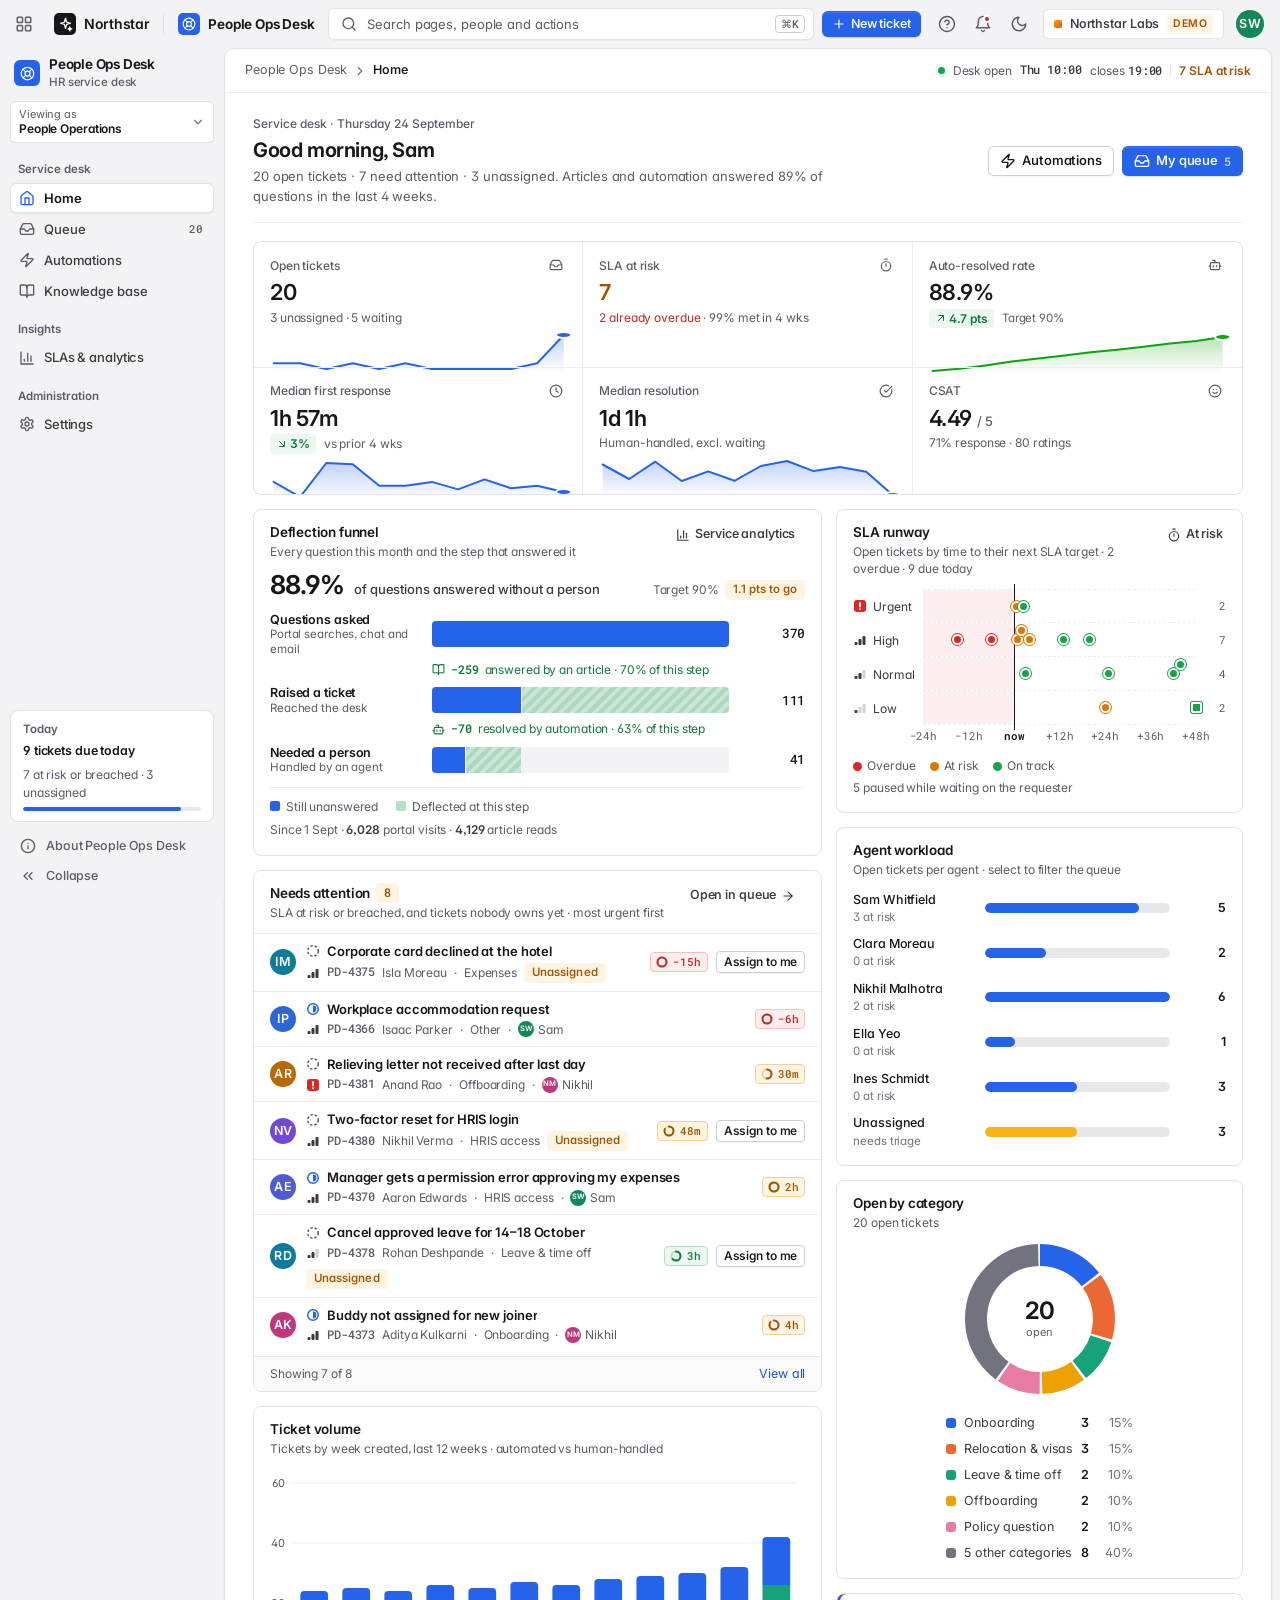
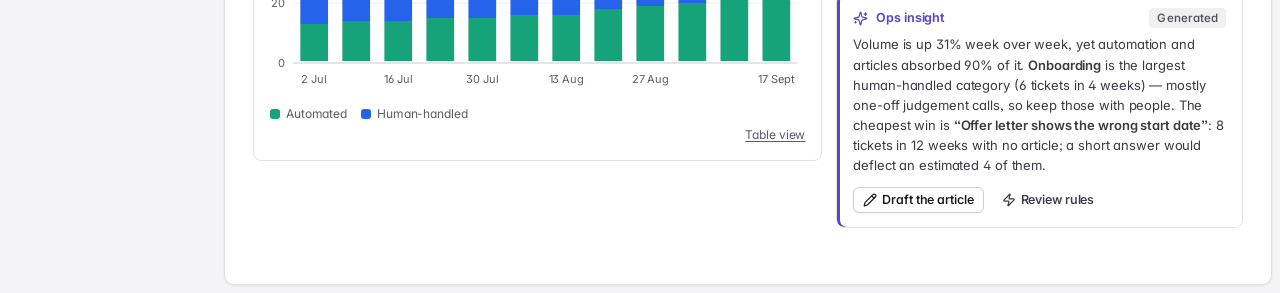
<file: artifacts/people-ops-desk/index.html>
<!doctype html>
<html lang="en" data-brand="blue">
<head>
<meta charset="utf-8">
<meta name="viewport" content="width=device-width,initial-scale=1,viewport-fit=cover">
<title>People Ops Desk · Northstar Labs</title>
<meta name="description" content="People Ops Desk — HR help desk, knowledge base and automation console for Northstar Labs: ticket queue with SLAs, agent workspace, smart deflection, approvals and service analytics. Concept prototype with illustrative data.">
<meta name="theme-color" content="#2563EB">
<link rel="icon" href="data:image/svg+xml,%3Csvg xmlns='http://www.w3.org/2000/svg' viewBox='0 0 48 48'%3E%3Crect width='48' height='48' rx='13' fill='%232563EB'/%3E%3Ccircle cx='24' cy='24' r='13' fill='none' stroke='%23fff' stroke-width='3.2'/%3E%3Ccircle cx='24' cy='24' r='5.5' fill='none' stroke='%23fff' stroke-width='3.2'/%3E%3Cpath d='M15 15l4.5 4.5M33 15l-4.5 4.5M15 33l4.5-4.5M33 33l-4.5-4.5' stroke='%23fff' stroke-width='3.2' stroke-linecap='round'/%3E%3C/svg%3E">
<link rel="preconnect" href="https://fonts.googleapis.com"><link rel="preconnect" href="https://fonts.gstatic.com" crossorigin>
<link href="https://fonts.googleapis.com/css2?family=Inter:opsz,wght@14..32,400..700&family=Roboto+Mono:wght@400;500;600&display=swap" rel="stylesheet">
<link rel="stylesheet" href="../shared/ns.css">
<script src="../shared/ns.js"></script>
<script src="../shared/ns-data.js"></script>
<style>
  /* ==========================================================================
     People Ops Desk · "The service desk"
     Identity: crisp neutral greys, one blue (#2563EB) for action and selection,
     SLA state in green / amber / red only. Inter for UI, Roboto Mono for ticket
     IDs, timers and counts. Compact density: 28–32px rows, hairline structure,
     an inset work panel and a three-pane inbox that is driven from the keyboard.
     ========================================================================== */
  :root{
    --font-sans:"Inter",-apple-system,BlinkMacSystemFont,"Segoe UI",Roboto,Helvetica,Arial,sans-serif;
    --font-display:"Inter",-apple-system,BlinkMacSystemFont,"Segoe UI",Roboto,sans-serif;
    --font-mono:"Roboto Mono",ui-monospace,SFMono-Regular,Menlo,Consolas,monospace;
    --bg:#F3F3F5;--bg-2:#EBEBEE;
    --surface:#FFFFFF;--surface-2:#FAFAFB;--surface-3:#F3F3F5;--surface-4:#E8E8EC;
    --line:#E2E2E7;--line-2:#EDEDF1;--line-strong:#CDCDD5;
    --ink:#16161B;--ink-2:#3A3A43;--ink-3:#5C5C68;--ink-4:#737380;--ink-inverse:#FFFFFF;
    --np:#2563EB;--np-hover:#1D4ED8;--np-active:#1E40AF;--np-text:#1D4ED8;--np-soft:#EEF3FE;--np-soft-2:#DCE6FD;--np-line:#BCCFFA;
    --ok:#137A3D;--ok-bg:#EBF7F0;--ok-line:#B3E1C4;
    --warn:#A15400;--warn-bg:#FFF4E1;--warn-line:#F1CF96;
    --bad:#C12A2A;--bad-bg:#FDEEEE;--bad-line:#F4C0C0;
    --info:#1D4ED8;--info-bg:#EEF3FE;--info-line:#BCCFFA;
    --neutral:#52525C;--neutral-bg:#F0F0F3;--neutral-line:#D8D8DF;
    --discovery:#5B47C7;--discovery-bg:#F2F0FD;
    --sla-ok:#16A34A;--sla-risk:#D97706;--sla-bad:#DC2626;--sla-track:#E4E4E9;
    --viz-1:#2563EB;--viz-3:#16A37A;--viz-grid:#EFEFF2;--viz-axis:#D6D6DD;
    --shadow-xs:0 1px 0 rgba(22,22,27,.03);
    --shadow-sm:0 1px 2px rgba(22,22,27,.07),0 0 0 .5px rgba(22,22,27,.02);
    --shadow:0 2px 6px -1px rgba(22,22,27,.08),0 1px 2px rgba(22,22,27,.05);
    --r-xs:3px;--r-sm:5px;--r:6px;--r-lg:8px;--r-xl:10px;
    --header-h:48px;--sidebar-w:224px;--topbar-h:44px;--content-max:1400px;
    --panel-gap:8px;
  }
  :root[data-theme="dark"]{
    --bg:#0C0C0E;--bg-2:#111114;
    --surface:#141417;--surface-2:#18181C;--surface-3:#1E1E23;--surface-4:#26262C;
    --line:#26262C;--line-2:#1F1F24;--line-strong:#35353D;
    --ink:#EDEDF0;--ink-2:#C3C3CB;--ink-3:#9898A4;--ink-4:#7E7E8A;--ink-inverse:#0C0C0E;
    --np:#3B82F6;--np-hover:#5B95F8;--np-active:#2563EB;--np-text:#8EB6FF;--np-soft:rgba(59,130,246,.14);--np-soft-2:rgba(59,130,246,.24);--np-line:rgba(59,130,246,.42);
    --ok:#4ACB7F;--ok-bg:rgba(34,197,94,.12);--ok-line:rgba(34,197,94,.32);
    --warn:#F2B04A;--warn-bg:rgba(245,158,11,.13);--warn-line:rgba(245,158,11,.34);
    --bad:#FF7B7B;--bad-bg:rgba(239,68,68,.14);--bad-line:rgba(239,68,68,.36);
    --info:#8EB6FF;--info-bg:rgba(59,130,246,.14);--info-line:rgba(59,130,246,.36);
    --neutral:#B2B2BC;--neutral-bg:rgba(160,160,175,.12);--neutral-line:rgba(160,160,175,.26);
    --discovery:#B4A6FF;--discovery-bg:rgba(140,120,255,.14);
    --sla-ok:#3FBF72;--sla-risk:#F0A33A;--sla-bad:#F26262;--sla-track:#2C2C33;
    --viz-1:#4C8DF6;--viz-3:#22B486;--viz-grid:#1F1F24;--viz-axis:#2F2F36;
    --shadow-xs:0 1px 0 rgba(0,0,0,.3);
    --shadow-sm:0 1px 2px rgba(0,0,0,.45);
  }
  [hidden]{display:none!important}
  body{font-size:13.5px;letter-spacing:-.008em;font-feature-settings:"cv11","ss01","ss03","calt","tnum" 0}
  .mono,.tid,kbd,.ns-kbd{font-family:var(--font-mono)}
  .pod-sr{position:absolute;width:1px;height:1px;overflow:hidden;clip:rect(0,0,0,0);white-space:nowrap}

  /* ---- shell: chrome recedes into the canvas, work sits on an inset panel ---- */
  .ns-gh{background:var(--bg);border-bottom:0}
  @media (min-width:961px){.ns-gh{padding:0 12px 0 8px;gap:8px}}
  @media (max-width:960px){.ns-gh{border-bottom:1px solid var(--line)}.ns-gh-product .ns-brand-name{max-width:120px;overflow:hidden;text-overflow:ellipsis}}
  @media (max-width:520px){.ns-gh-logo{display:none}.ns-create{margin-right:2px}}
  .ns-gh-btn,.ns-gh .ns-icon-btn{width:32px;height:32px}
  .ns-gh-logo{font-size:14px;padding:4px 6px}
  .ns-np-mark{width:22px;height:22px;border-radius:5px}
  .ns-gh-product{font-size:13.5px;font-weight:600;padding:4px 6px}
  .ns-gh-product .ns-brand-mark{width:22px;height:22px;border-radius:5px}
  .ns-gh .ns-search-btn{height:32px;background:var(--surface);border:1px solid var(--line);box-shadow:var(--shadow-xs);font-size:13px}
  @media (min-width:961px){.ns-gh .ns-search-btn{flex-basis:520px}}
  @media (max-width:960px){.ns-gh .ns-search-btn{border-color:transparent;box-shadow:none;background:transparent}}
  .ns-gh .ns-search-btn:hover{border-color:var(--line-strong)}
  .ns-gh .ns-search-btn kbd{font-size:10.5px}
  .ns-tenant{height:30px;border-color:var(--line);background:var(--surface)}
  .ns-create{height:30px}
  .ns-brand-mark{background:var(--np);box-shadow:none;border-radius:6px}
  :root[data-theme="dark"] .ns-brand-mark{background:#2563EB}
  .ns-sidebar{background:var(--bg);border-right:0}
  .ns-brand{padding:8px 14px 10px;gap:9px}
  .ns-brand .ns-brand-mark{width:26px;height:26px}
  .ns-brand .ns-brand-mark svg{width:15px;height:15px}
  .ns-brand-name{font-size:13.5px;font-weight:650}
  .ns-brand-sub{font-size:11.5px}
  .ns-persona-chip{margin:0 10px 6px;background:var(--surface);border-color:var(--line);font-size:12px;padding:5px 8px}
  .ns-nav{padding:4px 10px 12px;gap:1px}
  .ns-nav-group{text-transform:none;letter-spacing:0;font-size:11.5px;font-weight:600;color:var(--ink-3);padding:14px 8px 4px}
  .ns-nav-item{height:30px;padding:0 8px;font-size:13px;font-weight:500;border:1px solid transparent;border-radius:6px;gap:9px;color:var(--ink-2)}
  .ns-nav-item svg{width:16px;height:16px;color:var(--ink-3)}
  .ns-nav-item:hover{background:var(--bg-2)}
  .ns-nav-item[aria-current="page"]{background:var(--surface);color:var(--ink);border-color:var(--line);box-shadow:var(--shadow-sm);font-weight:600}
  .ns-nav-item[aria-current="page"] svg{color:var(--np)}
  .ns-nav-item[aria-current="page"]::before{display:none}
  .ns-nav-badge{font-family:var(--font-mono);font-size:11px;font-weight:500;background:transparent;color:var(--ink-3);min-width:0;padding:0 2px;height:auto}
  .ns-nav-item[aria-current="page"] .ns-nav-badge{background:transparent;color:var(--np-text)}
  .ns-sidebar-foot{border-top:0;padding:8px 10px 10px}
  .ns-sidebar-promo{background:var(--surface);border-color:var(--line);border-radius:8px;padding:10px 12px;gap:6px}
  .ns-sidebar-promo::before{content:"Today";color:var(--ink-3);letter-spacing:0;text-transform:none;font-size:11.5px;font-weight:600}
  .ns-sidebar-promo b{font-size:12.5px}
  .ns-side-link,.ns-collapse-btn{height:28px;font-size:12.5px}
  .ns-side-link:hover,.ns-collapse-btn:hover{background:var(--bg-2)}
  .ns-main{margin:0 var(--panel-gap) var(--panel-gap) 0;background:var(--surface);border:1px solid var(--line);border-radius:10px;min-height:calc(100dvh - var(--header-h) - var(--panel-gap));box-shadow:var(--shadow-sm)}
  .ns-topbar{background:var(--surface);backdrop-filter:none;-webkit-backdrop-filter:none;border-bottom:1px solid var(--line-2);padding:0 20px;border-radius:10px 10px 0 0;height:var(--topbar-h)}
  .ns-crumbs{font-size:12.5px}
  .ns-topbar-meta{font-size:12px;color:var(--ink-3);gap:10px}
  .ns-topbar-meta i{display:none}
  .desk-clock{display:inline-flex;align-items:center;gap:8px;white-space:nowrap}
  .desk-clock .dot{width:7px;height:7px;border-radius:50%;background:var(--sla-ok);box-shadow:0 0 0 3px var(--ok-bg)}
  .desk-clock.closed .dot{background:var(--ink-4);box-shadow:0 0 0 3px var(--surface-3)}
  .desk-clock b{font-family:var(--font-mono);font-weight:500;color:var(--ink-2);font-size:11.5px}
  .desk-clock .sep{width:1px;height:12px;background:var(--line)}
  .desk-clock .risk{color:var(--warn);font-weight:600}
  .ns-content{padding:0 28px 56px;max-width:var(--content-max);animation-duration:.18s}
  .ns-content:has(.pod-inbox){padding:0;max-width:none;animation:none}
  .ns-main:has(.pod-inbox) .ns-topbar{position:static}
  @media (max-width:960px){
    .ns-main{margin:0;border:0;border-radius:0;box-shadow:none}
    .ns-topbar{border-radius:0;padding:0 14px}
    .ns-content{padding:0 16px 48px}
    .ns-sidebar{background:var(--bg)}
  }

  /* ---- page head: a compact view header, not a poster ---- */
  .ns-page-head{padding:22px 0 16px;margin-bottom:18px;border-bottom:1px solid var(--line-2);align-items:center;gap:12px 20px}
  .ns-page-head h1{font-size:20px;line-height:28px;font-weight:650;letter-spacing:-.02em}
  .ns-page-head p{font-size:13px;margin-top:3px;color:var(--ink-3)}
  .ns-eyebrow{font-size:12px;font-weight:500;color:var(--ink-3);margin-bottom:4px;gap:6px}
  .ns-page-head + .ns-tabs{margin-top:-6px}
  @media (max-width:720px){.ns-page-head{padding:16px 0 12px}.ns-page-head h1{font-size:19px;line-height:26px}}

  /* ---- controls: dense and crisp ---- */
  .ns-btn{height:30px;padding:0 11px;font-size:13px;border-radius:6px;font-weight:550}
  .ns-btn.sm{height:26px;padding:0 9px;font-size:12.5px}
  .ns-btn.xs{height:22px;padding:0 7px;font-size:12px;border-radius:4px}
  .ns-btn.icon,.ns-btn.icon.sm,.ns-btn.icon.xs{padding:0}
  .ns-btn.primary{box-shadow:inset 0 1px 0 rgba(255,255,255,.14),0 1px 1px rgba(22,22,27,.14)}
  .ns-btn.secondary{border-color:var(--line-strong);box-shadow:var(--shadow-xs)}
  .ns-btn kbd,.k-hint{font-family:var(--font-mono);font-size:10.5px;font-weight:500;height:16px;min-width:16px;padding:0 4px;border-radius:3px;border:1px solid currentColor;border-bottom-width:1px;opacity:.6;background:transparent;color:inherit;display:inline-grid;place-items:center;margin-left:2px;line-height:1}
  .ns-btn.primary kbd{opacity:.75}
  kbd,.ns-kbd{font-size:10.5px;font-weight:500;height:18px;min-width:18px;border-bottom-width:1px;border-radius:4px;color:var(--ink-3);background:var(--surface)}
  .ns-input,.ns-select,.ns-textarea{height:30px;font-size:13px;border-radius:6px;border-color:var(--line-strong)}
  .ns-input.sm,.ns-select.sm{height:26px;font-size:12.5px}
  .ns-textarea{height:auto}
  .ns-tabs{gap:2px;border-bottom:1px solid var(--line-2);margin-bottom:16px;padding-bottom:8px}
  .ns-tab{height:28px;padding:0 10px;border:1px solid transparent;border-radius:6px;margin-bottom:0;font-size:13px;font-weight:500;color:var(--ink-3)}
  .ns-tab:hover{border-color:transparent;background:var(--surface-3);color:var(--ink)}
  .ns-tab[aria-selected="true"]{background:var(--surface);border-color:var(--line);box-shadow:var(--shadow-sm);color:var(--ink);font-weight:600}
  .ns-tab .n,.ns-tab[aria-selected="true"] .n{font-family:var(--font-mono);font-size:11px;font-weight:500;background:transparent;color:var(--ink-3);padding:0}
  .ns-seg{border-radius:7px;padding:2px}
  .ns-badge{font-size:11.5px;height:20px;border-radius:4px;font-weight:550}
  .ns-chip{height:28px;border-radius:6px;font-size:12.5px}

  /* ---- cards & sections: hairlines over shadows ---- */
  .ns-card{border-radius:8px;box-shadow:none;border-color:var(--line)}
  .ns-card-head{padding:12px 16px 0;gap:12px}
  .ns-card-head h3{font-size:13.5px;font-weight:600;display:flex;align-items:center;gap:6px}
  .ns-card-head p{font-size:12px;margin-top:1px}
  .ns-card-body{padding:12px 16px 16px}
  .ns-card-body.tight{padding:6px 16px 10px}
  .ns-card-head + .ns-card-body.flush{margin-top:12px;border-top:1px solid var(--line-2)}
  .ns-card-head + .ns-card-body.flush > .att-list:first-child{padding-top:0}
  .ns-card-foot{padding:8px 16px;font-size:12px;border-radius:0 0 8px 8px}
  .ns-grid{gap:14px}
  .ns-grid.main-side{grid-template-columns:minmax(0,1fr) 336px}
  @media (max-width:1200px){.ns-grid.main-side{grid-template-columns:minmax(0,1fr)}}
  .ns-ai{border-radius:8px;background:var(--surface);border-color:var(--line);box-shadow:inset 3px 0 0 var(--discovery)}
  .ns-ai p{font-size:13px}
  .ns-alert{border-radius:6px;font-size:13px;padding:10px 12px}

  /* KPI ribbon: one hairline strip of metrics instead of floating tiles */
  .kpis,.ns-stats{display:grid;gap:0;border:1px solid var(--line);border-radius:8px;overflow:hidden;background:var(--surface)}
  .kpis{grid-template-columns:repeat(6,minmax(0,1fr))}
  .ns-stats{grid-template-columns:repeat(auto-fit,minmax(190px,1fr))}
  .kpis .ns-stat,.ns-stats .ns-stat{align-content:start;border:0;border-radius:0;box-shadow:-1px 0 0 var(--line-2),0 -1px 0 var(--line-2);padding:12px 16px 12px;gap:4px;background:transparent}
  .ns-stat .lbl{font-size:12px;font-weight:500;color:var(--ink-3)}
  .ns-stat .lbl svg{width:14px;height:14px}
  .ns-stat .ic{width:22px;height:22px;background:transparent}
  .ns-stat .ic svg{width:14px;height:14px}
  .ns-stat .val{font-size:22px;font-weight:600;letter-spacing:-.02em}
  .kpis .ns-stat .val{font-size:22px}
  .ns-stat .sub{font-size:12px}
  .ns-stat .spark{height:26px;margin:2px -4px -4px}
  .ns-stat .val .mono{font-size:.86em;letter-spacing:-.03em}
  @media (max-width:1320px){.kpis{grid-template-columns:repeat(3,minmax(0,1fr))}}
  @media (max-width:640px){.kpis,.ns-stats{grid-template-columns:repeat(2,minmax(0,1fr))}.kpis .ns-stat .val,.ns-stat .val{font-size:19px}.kpis .ns-stat,.ns-stats .ns-stat{padding:10px 12px}}

  /* ---- tables: 32px rows, hairlines, mono IDs ---- */
  .ns-table-wrap{border-radius:8px;box-shadow:none}
  .ns-table{font-size:13px}
  .ns-table th{font-size:11.5px;font-weight:600;color:var(--ink-3);background:var(--surface-2);padding:6px 10px;height:30px}
  .ns-table td{padding:5px 10px;height:36px;border-bottom-color:var(--line-2)}
  .ns-table.dense td{height:32px}
  .ns-table td:first-child,.ns-table th:first-child{padding-left:14px}
  .ns-table td:last-child,.ns-table th:last-child{padding-right:14px}
  .ns-table tbody tr:hover td{background:var(--surface-2)}
  .ns-table-foot{font-size:12px;padding:6px 14px}

  /* ---- primitives: IDs, SLA countdown, priority bars, status glyphs, category ---- */
  .tid{font-family:var(--font-mono);font-size:11.5px;font-weight:500;color:var(--ink-3);white-space:nowrap;letter-spacing:-.01em}
  .tid.lg{font-size:12.5px;color:var(--ink-2)}
  .sla{display:inline-flex;align-items:center;gap:5px;height:20px;padding:0 6px 0 5px;border-radius:4px;border:1px solid transparent;font-family:var(--font-mono);font-size:11px;font-weight:500;white-space:nowrap;letter-spacing:-.02em;flex:none}
  .sla svg{width:12px;height:12px;flex:none}
  .sla-ring .tr{fill:none;stroke:currentColor;stroke-width:2;opacity:.22}
  .sla-ring .ar{fill:none;stroke:currentColor;stroke-width:2;stroke-linecap:round}
  .sla.met{background:var(--ok-bg);color:var(--ok);border-color:var(--ok-line)}
  .sla.risk{background:var(--warn-bg);color:var(--warn);border-color:var(--warn-line)}
  .sla.breached{background:var(--bad-bg);color:var(--bad);border-color:var(--bad-line)}
  .sla.paused{background:var(--surface-3);color:var(--ink-3);border-color:var(--line)}
  .sla.done{background:transparent;color:var(--ok);border-color:var(--line)}
  .sla.missed{background:transparent;color:var(--bad);border-color:var(--line)}
  .sla i{display:none}
  .pri{display:inline-flex;align-items:center;gap:6px;font-size:12.5px;font-weight:500;color:var(--ink-2);white-space:nowrap}
  .pri-ic{width:14px;height:14px;flex:none;display:block}
  .pri-ic rect{fill:var(--ink-4);opacity:.32}
  .pri-ic rect.on{fill:var(--ink-2);opacity:1}
  .pri-ic.u rect{fill:var(--sla-bad);opacity:1}
  .pri-ic.u path{stroke:#fff;stroke-width:1.9;stroke-linecap:round;fill:none}
  .st-chip{display:inline-flex;align-items:center;gap:6px;font-size:12.5px;font-weight:500;color:var(--ink-2);white-space:nowrap}
  .st-ic{width:14px;height:14px;flex:none;display:block}
  .st-ic .o{fill:none;stroke:currentColor;stroke-width:1.5}
  .st-ic .f{fill:currentColor}
  .st-ic .p{stroke:currentColor;stroke-width:1.5;stroke-linecap:round}
  .st-ic .k{fill:none;stroke:var(--surface);stroke-width:1.6;stroke-linecap:round;stroke-linejoin:round}
  .st-new{color:var(--ink-3)}.st-open{color:var(--np)}.st-waiting{color:var(--sla-risk)}.st-resolved{color:var(--sla-ok)}.st-closed{color:var(--ink-4)}
  .cat-dot{display:inline-flex;align-items:center;gap:7px;font-size:12.5px;color:var(--ink-2);white-space:nowrap}
  .cat-dot .ns-icon-box{width:20px;height:20px;border-radius:5px}
  .cat-dot .ns-icon-box svg{width:12px;height:12px}
  .kpi-target{font-size:11.5px;color:var(--ink-3)}
  .subject-cell{min-width:0}
  .subject-cell .s{font-weight:600;font-size:13px;color:var(--ink);white-space:nowrap;overflow:hidden;text-overflow:ellipsis;max-width:360px}
  .subject-cell .r{font-size:12px;color:var(--ink-3);display:flex;align-items:center;gap:6px;margin-top:1px}
  .subject-cell .r .ns-avatar{--sz:16px;font-size:7.5px}
  .bot-av{background:var(--discovery-bg)!important;color:var(--discovery)!important}
  .bot-av svg{width:58%;height:58%}
  .row-breach td:first-child{box-shadow:inset 2px 0 0 var(--sla-bad)}
  .rowchk{width:15px;height:15px;accent-color:var(--np);cursor:pointer;vertical-align:middle;margin:0}
  td.selcell{cursor:pointer}

  /* ---- work lists (attention, requests, approvals preview) ---- */
  .att-list{padding:4px 0}
  .att-list .ns-empty{padding:28px 16px}
  .att-row{display:grid;grid-template-columns:auto minmax(0,1fr) auto;gap:10px;align-items:center;padding:8px 16px;border-bottom:1px solid var(--line-2);text-decoration:none!important;color:inherit;min-height:48px}
  .att-row:last-child{border-bottom:0}
  .att-row .t{font-weight:600;font-size:13px;color:var(--ink);white-space:nowrap;overflow:hidden;text-overflow:ellipsis;display:flex;align-items:center;gap:7px}
  .att-row .t > span:last-child{overflow:hidden;text-overflow:ellipsis}
  .att-row .m{font-size:12px;color:var(--ink-3);display:flex;gap:7px;align-items:center;flex-wrap:wrap;margin-top:2px}
  .att-row .m .ns-avatar{--sz:16px;font-size:7.5px}
  .att-row.clickable,a.att-row{cursor:pointer;transition:background var(--dur)}
  .att-row.clickable:hover,a.att-row:hover{background:var(--surface-2)}
  .att-row > svg{width:15px;height:15px;color:var(--ink-4)}
  .att-row .ns-avatar.sm{--sz:26px}
  @media (max-width:720px){.att-row{padding:8px 12px}}

  /* ==== THE INBOX: views | list | ticket (conversation + properties) ==== */
  .pod-inbox{container-type:inline-size;container-name:inbox;height:calc(100dvh - var(--header-h) - var(--topbar-h) - var(--panel-gap) - 2px);min-height:520px;overflow:hidden;border-radius:0 0 10px 10px}
  .ib-grid{display:grid;grid-template-columns:200px 340px minmax(0,1fr);height:100%;min-height:0}
  .ib-views{border-right:1px solid var(--line-2);background:var(--surface-2);overflow-y:auto;padding:10px 8px 16px;display:flex;flex-direction:column;gap:1px;min-width:0}
  .ib-vh{font-size:11.5px;font-weight:600;color:var(--ink-3);padding:10px 8px 4px;display:flex;align-items:center;justify-content:space-between}
  .ib-vh:first-child{padding-top:2px}
  .ib-view{display:flex;align-items:center;gap:8px;height:28px;padding:0 8px;border-radius:6px;font-size:13px;color:var(--ink-2)!important;text-decoration:none!important;border:1px solid transparent;width:100%;text-align:left;white-space:nowrap}
  .ib-view svg{width:15px;height:15px;color:var(--ink-3);flex:none}
  .ib-view .lb{flex:1;min-width:0;overflow:hidden;text-overflow:ellipsis}
  .ib-view .n{font-family:var(--font-mono);font-size:11px;color:var(--ink-3)}
  .ib-view:hover{background:var(--surface-3)}
  .ib-view[aria-current="true"]{background:var(--surface);border-color:var(--line);box-shadow:var(--shadow-sm);color:var(--ink)!important;font-weight:600}
  .ib-view[aria-current="true"] svg{color:var(--np)}
  .ib-view .n.hot{color:var(--bad);font-weight:600}
  .ib-view .sw{width:8px;height:8px;border-radius:2px;flex:none}
  .ib-view .ns-avatar{--sz:16px;font-size:7.5px}
  .ib-list{display:flex;flex-direction:column;min-width:0;min-height:0;border-right:1px solid var(--line-2)}
  .ib-lh{display:grid;gap:8px;padding:12px 12px 10px;border-bottom:1px solid var(--line-2)}
  .ib-lh .t1{display:flex;align-items:center;gap:6px;min-width:0}
  .ib-lh h2{font-size:14px;font-weight:650;margin:0;white-space:nowrap;overflow:hidden;text-overflow:ellipsis}
  .ib-lh h2 .n{font-family:var(--font-mono);font-size:12px;font-weight:500;color:var(--ink-3);margin-left:4px}
  .ib-lh .t2{display:flex;align-items:center;gap:6px}
  .ib-lh .t2 .ns-input-wrap{flex:1;min-width:0}
  .ib-lh .ns-icon-btn{width:28px;height:28px;border-radius:6px}
  .ib-lh .ns-icon-btn svg{width:16px;height:16px}
  .ib-vsel{display:none;max-width:200px;font-weight:600}
  .ib-fbtn{position:relative}
  .ib-fbtn[data-n]:not([data-n="0"])::after{content:attr(data-n);position:absolute;top:-3px;right:-3px;min-width:15px;height:15px;border-radius:99px;background:var(--np);color:#fff;font:600 10px/15px var(--font-mono);text-align:center;padding:0 3px}
  .ib-sort{width:auto;max-width:118px;flex:none;font-size:12px;border-color:transparent;background-color:transparent;color:var(--ink-3);font-weight:500;padding-right:22px}
  .ib-sort:hover{border-color:var(--line-strong);background-color:var(--surface)}
  .ib-lh .t2 .ns-input-wrap .ns-input{padding-right:6px}
  .ib-chips{display:flex;flex-wrap:wrap;gap:4px}
  .ib-chips:empty{display:none}
  .ib-chip{display:inline-flex;align-items:center;gap:4px;height:22px;padding:0 4px 0 8px;border-radius:4px;background:var(--np-soft);color:var(--np-text);font-size:11.5px;font-weight:550}
  .ib-chip button{width:16px;height:16px;border-radius:3px;display:grid;place-items:center;color:inherit}
  .ib-chip button:hover{background:var(--np-soft-2)}
  .ib-chip svg{width:11px;height:11px}
  .ib-bulk{display:flex;align-items:center;gap:6px;flex-wrap:wrap;padding:6px 12px;background:var(--np-soft);border-bottom:1px solid var(--np-line);font-size:12.5px}
  .ib-bulk b{color:var(--np-text);margin-right:2px;font-family:var(--font-mono);font-weight:600}
  .ib-rows{flex:1;overflow-y:auto;overscroll-behavior:contain;min-height:0;outline:none}
  .ib-row{display:grid;grid-template-columns:minmax(0,1fr);gap:3px;padding:9px 12px 9px 14px;border-bottom:1px solid var(--line-2);cursor:pointer;position:relative;transition:background .08s}
  .ib-row:hover{background:var(--surface-2)}
  .ib-row.is-sel{background:var(--np-soft)}
  .ib-row.is-sel::before{content:"";position:absolute;left:0;top:0;bottom:0;width:2px;background:var(--np)}
  .ib-row.is-breach:not(.is-sel)::before{content:"";position:absolute;left:0;top:8px;bottom:8px;width:2px;border-radius:0 2px 2px 0;background:var(--sla-bad)}
  .ib-l1{display:flex;align-items:center;gap:7px;min-width:0}
  .ib-subj{flex:1;min-width:0;font-size:13px;font-weight:600;color:var(--ink);white-space:nowrap;overflow:hidden;text-overflow:ellipsis}
  .ib-row.is-done .ib-subj{color:var(--ink-3);font-weight:500}
  .ib-flag{color:var(--warn);display:inline-flex;vertical-align:-1px;margin-right:4px}
  .ib-l2{display:flex;align-items:center;gap:7px;min-width:0;font-size:12px;color:var(--ink-3);padding-left:21px}
  .ib-l2 .ib-req{white-space:nowrap;overflow:hidden;text-overflow:ellipsis;min-width:0;flex:0 1 auto}
  .ib-l2 .ib-cat{white-space:nowrap;overflow:hidden;text-overflow:ellipsis;min-width:0;flex:0 1 auto;color:var(--ink-4)}
  .ib-l2 .grow{flex:1}
  .ib-l2 .ns-avatar{--sz:18px;font-size:8px}
  .ib-ago{font-family:var(--font-mono);font-size:11px;color:var(--ink-4);min-width:22px;text-align:right}
  .ib-unas{width:18px;height:18px;border-radius:50%;border:1.5px dashed var(--ink-4);flex:none}
  .ib-chk{position:absolute;left:13px;top:11px;width:16px;height:16px;display:none;align-items:center;justify-content:center;z-index:1}
  .ib-fpanel{display:grid;gap:8px;padding:6px;width:250px}
  .ib-fpanel .ns-btn{justify-self:start}
  .ib-chk input{width:14px;height:14px;accent-color:var(--np);margin:0;cursor:pointer}
  .pod-inbox[data-sel="1"] .ib-chk,.ib-row:hover .ib-chk,.ib-row.is-chk .ib-chk{display:flex}
  .pod-inbox[data-sel="1"] .ib-row .st-ic,.ib-row:hover .st-ic,.ib-row.is-chk .st-ic{visibility:hidden}
  .ib-row.is-chk{background:var(--np-soft)}
  .ib-more{display:block;width:100%;padding:10px;font-size:12.5px;color:var(--np-text);font-weight:550;text-align:center}
  .ib-more:hover{background:var(--surface-2)}
  .ib-keys{display:flex;flex-wrap:wrap;gap:4px 12px;padding:7px 12px;border-top:1px solid var(--line-2);font-size:11px;color:var(--ink-3);background:var(--surface-2)}
  .ib-keys span{display:inline-flex;align-items:center;gap:4px;white-space:nowrap}
  .ib-keys kbd{height:16px;min-width:16px;font-size:10px;padding:0 3px}
  .ib-detail{min-width:0;min-height:0;display:flex;flex-direction:column;background:var(--surface)}
  .ib-empty{flex:1;display:grid;place-content:center;justify-items:center;gap:10px;padding:32px;text-align:center;color:var(--ink-3)}
  .ib-empty b{color:var(--ink);font-size:14px}
  .ib-empty .keys{display:grid;grid-template-columns:auto auto;gap:6px 14px;margin-top:8px;font-size:12px;text-align:left}
  .ib-empty .keys span{display:flex;gap:3px;justify-content:flex-end}
  .ib-empty .sum{display:flex;gap:16px;margin-top:6px;font-size:12px}
  .ib-empty .sum b{font-family:var(--font-mono);font-size:13px;display:block}
  /* ticket workspace inside the inbox */
  .tk{display:flex;flex-direction:column;min-height:0;height:100%}
  .tk-bar{display:flex;align-items:center;gap:8px;padding:0 12px 0 16px;height:46px;border-bottom:1px solid var(--line-2);flex:none;min-width:0}
  .tk-bar .ch{display:inline-flex;align-items:center;gap:5px;font-size:12px;color:var(--ink-3);white-space:nowrap}
  .tk-bar .ch svg{width:13px;height:13px}
  .tk-bar .grow{flex:1}
  .tk-nav{display:inline-flex;align-items:center;gap:2px;font-family:var(--font-mono);font-size:11px;color:var(--ink-3)}
  .tk-nav button{width:24px;height:24px;border-radius:5px;display:grid;place-items:center;color:var(--ink-3)}
  .tk-nav button:hover{background:var(--surface-3);color:var(--ink)}
  .tk-nav button:disabled{opacity:.35;pointer-events:none}
  .tk-nav svg{width:15px;height:15px}
  .tk-acts{display:flex;align-items:center;gap:6px}
  .ib-back{display:none}
  .tk-grid{flex:1;min-height:0;display:grid;grid-template-columns:minmax(0,1fr) 264px}
  .tk-main{overflow-y:auto;min-width:0;display:flex;flex-direction:column;overscroll-behavior:contain}
  .tk-title{padding:16px 20px 12px}
  .tk-title h1{font-size:18px;line-height:26px;font-weight:650;letter-spacing:-.018em;overflow-wrap:anywhere}
  .tk-meta{display:flex;gap:6px 14px;flex-wrap:wrap;align-items:center;margin-top:8px;font-size:12.5px;color:var(--ink-3)}
  .tk-meta .ns-badge{height:20px}
  .tk-timers{display:grid;grid-template-columns:repeat(4,minmax(0,1fr));margin:0 20px;border:1px solid var(--line-2);border-radius:8px;background:var(--surface-2)}
  .timer{padding:9px 12px;border-left:1px solid var(--line-2);min-width:0}
  .timer:first-child{border-left:0}
  .timer .l{font-size:11.5px;font-weight:500;color:var(--ink-3)}
  .timer .v{font-family:var(--font-mono);font-size:13px;font-weight:500;margin-top:2px;color:var(--ink);letter-spacing:-.02em;white-space:nowrap;overflow:hidden;text-overflow:ellipsis}
  .timer .v.muted{color:var(--ink-3)}
  .timer .s{font-size:11px;color:var(--ink-3);margin-top:1px;line-height:1.35}
  .timer .ns-progress{margin-top:6px;height:3px;background:var(--sla-track)}
  .thread{display:grid;padding:4px 20px 8px}
  .tk-main .thread{flex:1;align-content:start;padding-top:10px}
  .msg{display:grid;grid-template-columns:28px minmax(0,1fr);gap:10px;align-items:start;padding:12px 0;border-top:1px solid var(--line-2)}
  .msg:first-child{border-top:0}
  .msg .ns-avatar{--sz:28px;font-size:11px}
  .msg .who{display:flex;gap:4px 8px;align-items:center;font-size:12px;color:var(--ink-3);margin-bottom:3px;flex-wrap:wrap}
  .msg .who b{color:var(--ink);font-size:13px;font-weight:600}
  .msg .who > span:last-child{font-family:var(--font-mono);font-size:11px}
  .msg .role{font-size:11px;font-weight:550;padding:1px 6px;border-radius:4px;background:var(--surface-3);color:var(--ink-3);font-family:var(--font-sans)!important}
  .msg.mine .role{background:var(--np-soft);color:var(--np-text)}
  .msg.bot .role{background:var(--discovery-bg);color:var(--discovery)}
  .msg.note .role{background:var(--warn-bg);color:var(--warn)}
  .msg .who .role + span{font-family:var(--font-mono);font-size:11px}
  .msg .bub{font-size:13.5px;line-height:1.6;color:var(--ink-2);white-space:pre-wrap;overflow-wrap:anywhere;max-width:70ch}
  .msg.note .bub{background:var(--warn-bg);border:1px solid var(--warn-line);border-radius:6px;padding:8px 11px;color:var(--ink)}
  .msg.bot .bub{background:var(--surface-2);border:1px solid var(--line-2);border-radius:6px;padding:8px 11px}
  .art-chip{display:inline-flex;align-items:center;gap:6px;margin-top:6px;padding:3px 8px;border-radius:5px;background:var(--surface);border:1px solid var(--line);font-size:12px;font-weight:550;color:var(--np-text);text-decoration:none;white-space:normal}
  .art-chip svg{width:13px;height:13px}
  .tk-compose{position:sticky;bottom:0;padding:10px 20px 14px;background:linear-gradient(to bottom,transparent,var(--surface) 10px);margin-top:auto;z-index:2}
  .macro-row{display:flex;align-items:center;gap:6px;flex-wrap:nowrap;overflow-x:auto;scrollbar-width:none;margin-bottom:6px;font-size:11.5px;color:var(--ink-3)}
  .macro-row::-webkit-scrollbar{display:none}
  .macro-row .lbl{display:inline-flex;align-items:center;gap:4px;font-weight:550}
  .macro-row .lbl svg{width:12px;height:12px;color:var(--warn)}
  .macro{flex:none;height:22px;padding:0 8px;border-radius:4px;border:1px solid var(--line);background:var(--surface);font-size:11.5px;font-weight:550;color:var(--ink-2);white-space:nowrap}
  #macroBtn{flex:none;position:sticky;right:0;box-shadow:-10px 0 8px -2px var(--surface)}
  .macro-row .lbl{flex:none}
  .macro:hover{border-color:var(--np-line);color:var(--np-text);background:var(--np-soft)}
  .composer{border:1px solid var(--line-strong);border-radius:8px;background:var(--surface);overflow:hidden;transition:border-color var(--dur),box-shadow var(--dur);box-shadow:var(--shadow-sm)}
  .composer:focus-within{border-color:var(--np);box-shadow:0 0 0 3px color-mix(in srgb,var(--np) 16%,transparent)}
  .composer.note{border-color:var(--warn-line);background:var(--warn-bg)}
  .composer .top{display:flex;align-items:center;gap:8px;flex-wrap:wrap;padding:6px 8px;border-bottom:1px solid var(--line-2)}
  .composer .top .grow{flex:1}
  .composer textarea{width:100%;border:0;background:transparent;padding:10px 12px;font:inherit;font-size:13.5px;min-height:76px;resize:vertical;color:var(--ink);outline:none;display:block}
  .composer .bar{display:flex;align-items:center;gap:6px;flex-wrap:wrap;padding:6px 8px;border-top:1px solid var(--line-2);background:var(--surface-2)}
  .composer .bar .grow{flex:1}
  .composer.note .bar{background:transparent}
  .composer .after{display:flex;align-items:center;gap:6px;font-size:12px;color:var(--ink-3)}
  .composer .after .ns-select{width:auto}
  #attached:empty{display:none}
  .tk-props{border-left:1px solid var(--line-2);overflow-y:auto;background:var(--surface-2);min-width:0}
  .pp{padding:12px 14px;border-bottom:1px solid var(--line-2)}
  .pp:last-child{border-bottom:0}
  .pp h4{font-size:11.5px;font-weight:600;color:var(--ink-3);margin:0 0 8px;display:flex;align-items:center;justify-content:space-between;gap:8px}
  .prop-grid{display:grid;grid-template-columns:72px minmax(0,1fr);gap:2px 8px;align-items:center}
  .prop-grid .k{font-size:12px;color:var(--ink-3)}
  .prop-grid .v{font-size:12.5px;color:var(--ink-2);min-height:26px;display:flex;align-items:center;gap:6px;padding:0 8px}
  .prop-grid .ns-select{height:26px;font-size:12.5px;border-color:transparent;background-color:transparent;box-shadow:none;padding-left:8px;font-weight:500}
  .prop-grid .ns-select:hover{border-color:var(--line-strong);background-color:var(--surface)}
  .prop-grid .ns-select:focus{border-color:var(--np);background-color:var(--surface)}
  .req-card{display:grid;gap:10px}
  .req-card .top{display:flex;gap:10px;align-items:center}
  .req-card .ns-dl{font-size:12px;gap:4px 12px}
  .req-card .ns-dl dd{font-weight:500}
  .sim-row{display:grid;gap:2px;padding:7px 0;border-bottom:1px solid var(--line-2);text-decoration:none!important;color:inherit}
  .sim-row:last-child{border-bottom:0}
  .sim-row .t{font-size:12.5px;font-weight:550;color:var(--ink);white-space:nowrap;overflow:hidden;text-overflow:ellipsis}
  a.sim-row:hover .t{color:var(--np-text)}
  .sim-row .m{font-size:11.5px;color:var(--ink-3);display:flex;gap:7px;align-items:center;flex-wrap:wrap}
  .acts{display:grid;gap:0}
  .act{display:grid;grid-template-columns:16px minmax(0,1fr);gap:8px;padding:4px 0;font-size:12px;color:var(--ink-2);position:relative}
  .act svg{width:13px;height:13px;color:var(--ink-4);margin-top:2px}
  .act time{display:block;font-family:var(--font-mono);font-size:10.5px;color:var(--ink-4);margin-top:1px}
  .act:first-child svg{color:var(--np)}
  /* the queue is a focused workspace: product navigation folds to an icon rail */
  @media (min-width:961px){
    .ns-app:has(.pod-inbox){grid-template-columns:56px minmax(0,1fr)}
    .ns-app:has(.pod-inbox) .ns-sidebar :is(.ns-brand-name,.ns-brand-sub,.ns-nav-badge,.ns-sidebar-promo,.ns-persona-chip,.ns-collapse-btn,.ns-side-link span){display:none}
    .ns-app:has(.pod-inbox) .ns-nav-label{position:absolute;width:1px;height:1px;overflow:hidden;clip:rect(0,0,0,0);white-space:nowrap}
    .ns-app:has(.pod-inbox) .ns-nav-group{font-size:0;height:1px;padding:0;margin:8px 8px;background:var(--line)}
    .ns-app:has(.pod-inbox) .ns-brand{justify-content:center;padding:8px 0 10px}
    .ns-app:has(.pod-inbox) .ns-nav{padding:4px 10px}
    .ns-app:has(.pod-inbox) :is(.ns-nav-item,.ns-side-link){justify-content:center;padding:0}
    .ns-app:has(.pod-inbox) .ns-sidebar-foot{padding:8px 10px}
  }
  /* container breakpoints: 4 → 3 → 2 → 1 panes */
  @container inbox (max-width:1259px){.ib-fbtn .fl{display:none}.ib-lh .ns-btn.ib-fbtn{width:26px;padding:0;justify-content:center}.ib-grid{grid-template-columns:316px minmax(0,1fr)}.ib-views{display:none}.ib-vsel{display:block;flex:1;max-width:none;min-width:0}.ib-lh h2{display:none}.ib-lh .t1 .grow{display:none}.tk-grid{grid-template-columns:minmax(0,1fr) 240px}}
  @container inbox (max-width:959px){.ib-grid{grid-template-columns:300px minmax(0,1fr)}.tk-grid{display:block;overflow-y:auto}.tk-main{overflow:visible}.tk-props{border-left:0;border-top:1px solid var(--line-2)}.tk-compose{position:static}}
  @container inbox (max-width:699px){.ib-grid{grid-template-columns:minmax(0,1fr)}.ib-list{border-right:0}.pod-inbox[data-detail="1"] .ib-list{display:none}.pod-inbox:not([data-detail="1"]) .ib-detail{display:none}.ib-back{display:grid}.tk-bar{padding:0 8px}.tk-bar .ch,.tk-nav span{display:none}.tk-acts .lbl{display:none}.tk-title{padding:14px 16px 10px}.tk-timers{margin:0 16px;grid-template-columns:repeat(2,minmax(0,1fr))}.timer:nth-child(3){border-left:0}.timer:nth-child(n+3){border-top:1px solid var(--line-2)}.thread{padding:4px 16px 8px}.tk-compose{padding:10px 16px 14px}.ib-keys{display:none}}
  @media (max-width:960px){.pod-inbox{height:calc(100dvh - var(--header-h) - var(--topbar-h));border-radius:0}}

  /* ==== HOME: deflection funnel + SLA runway ==== */
  .home-grid{display:grid;grid-template-columns:minmax(0,7fr) minmax(0,5fr);gap:14px;margin-top:14px;align-items:start}
  .home-grid > .col{display:grid;gap:14px;min-width:0;align-content:start}
  @media (max-width:1100px){.home-grid{grid-template-columns:minmax(0,1fr)}}
  .fn-head{display:flex;align-items:baseline;gap:10px;flex-wrap:wrap;margin-bottom:12px}
  .fn-head .big{font-size:26px;font-weight:650;letter-spacing:-.03em;line-height:1;font-variant-numeric:tabular-nums}
  .fn-head .lbl{font-size:13px;color:var(--ink-2);font-weight:500}
  .fn-head .tgt{font-size:12px;color:var(--ink-3);margin-left:auto;display:flex;align-items:center;gap:6px}
  .fn{display:grid;gap:4px}
  .fn-st{display:grid;grid-template-columns:150px minmax(0,1fr) 64px;gap:12px;align-items:center}
  .fn-st .nm{font-size:12.5px;font-weight:600;color:var(--ink);line-height:1.25}
  .fn-st .nm small{display:block;font-size:11.5px;font-weight:400;color:var(--ink-3)}
  .fn-st .val{font-family:var(--font-mono);font-size:13px;font-weight:500;text-align:right;color:var(--ink)}
  .fn-tr{height:26px;border-radius:4px;background:var(--surface-3);position:relative;overflow:hidden;display:flex}
  .fn-tr i{display:block;height:100%}
  .fn-tr .keep{background:var(--np)}
  .fn-tr .gone{background:repeating-linear-gradient(135deg,color-mix(in srgb,var(--sla-ok) 32%,transparent) 0 4px,color-mix(in srgb,var(--sla-ok) 18%,transparent) 4px 8px);box-shadow:inset 1px 0 0 var(--surface)}
  .fn-tr .person{background:var(--ink-2)}
  .fn-drop{display:grid;grid-template-columns:150px minmax(0,1fr) 64px;gap:12px;font-size:12px;color:var(--ok);padding:1px 0 3px}
  .fn-drop span:nth-child(2){display:flex;align-items:center;gap:6px}
  .fn-drop svg{width:13px;height:13px}
  .fn-drop b{font-family:var(--font-mono);font-weight:600}
  .fn-foot{display:flex;gap:6px 18px;flex-wrap:wrap;margin-top:12px;padding-top:10px;border-top:1px solid var(--line-2);font-size:12px;color:var(--ink-3)}
  .fn-foot b{font-weight:600;font-variant-numeric:tabular-nums;color:var(--ink-2)}
  .fn-key{display:inline-flex;align-items:center;gap:6px}
  .fn-key i{width:10px;height:10px;border-radius:2px;display:inline-block}
  @media (max-width:640px){.fn-st,.fn-drop{grid-template-columns:minmax(0,1fr) 56px}.fn-st .fn-tr{grid-column:1/-1;grid-row:2}.fn-drop span:first-child{display:none}.fn-drop{grid-template-columns:minmax(0,1fr)}}
  .rw{display:grid;grid-template-columns:62px minmax(0,1fr) 22px;gap:0 8px;align-items:center}
  .rw-lane-l{font-size:12px;color:var(--ink-2);display:flex;align-items:center;gap:6px;height:34px}
  .rw-lane{position:relative;height:34px;border-bottom:1px dashed var(--line-2)}
  .rw-lane.first{border-top:1px dashed var(--line-2)}
  .rw-n{font-family:var(--font-mono);font-size:11px;color:var(--ink-3);text-align:right}
  .rw-over{position:absolute;top:0;bottom:0;left:0;background:color-mix(in srgb,var(--sla-bad) 7%,transparent)}
  .rw-now{position:absolute;top:-6px;bottom:-6px;width:0;border-left:1.5px solid var(--ink)}
  .rw-dot{position:absolute;top:50%;width:11px;height:11px;margin:-5.5px 0 0 -5.5px;border-radius:50%;border:2px solid var(--surface);box-shadow:0 0 0 1px currentColor;background:currentColor;cursor:pointer;z-index:1}
  .rw-dot:hover,.rw-dot:focus-visible{transform:scale(1.35);z-index:3}
  .rw-dot.ok{color:var(--sla-ok)}.rw-dot.risk{color:var(--sla-risk)}.rw-dot.breached{color:var(--sla-bad)}
  .rw-dot.edge{border-radius:2px}
  .rw-axis{position:relative;height:18px;margin-top:4px}
  .rw-axis span{position:absolute;transform:translateX(-50%);font-family:var(--font-mono);font-size:10.5px;color:var(--ink-3);white-space:nowrap}
  .rw-axis span.now{color:var(--ink);font-weight:600}
  .rw-legend{display:flex;flex-wrap:wrap;gap:4px 14px;margin-top:10px;font-size:12px;color:var(--ink-3)}
  .rw-legend i{width:9px;height:9px;border-radius:50%;display:inline-block;margin-right:5px;vertical-align:-1px}

  /* ==== EMPLOYEE PORTAL: search first ==== */
  .portal-hero{padding:40px 0 30px;border-bottom:1px solid var(--line-2);margin-bottom:22px;display:grid;justify-items:center;text-align:center;gap:14px}
  .portal-hero .ph-eyebrow{display:inline-flex;align-items:center;gap:6px;font-size:12px;font-weight:550;color:var(--np-text);background:var(--np-soft);padding:3px 10px;border-radius:99px}
  .portal-hero .ph-eyebrow svg{width:13px;height:13px}
  .portal-hero h1{font-size:28px;line-height:36px;letter-spacing:-.025em;font-weight:650;max-width:22ch}
  .portal-search{position:relative;width:min(640px,100%);text-align:left}
  .portal-search .ns-input-wrap > svg{left:16px;width:18px;height:18px}
  .portal-search .ns-input{height:48px;font-size:15px;border-radius:10px;padding-left:44px;box-shadow:0 1px 2px rgba(22,22,27,.06),0 4px 16px -6px rgba(22,22,27,.1)}
  .ph-chips{display:flex;flex-wrap:wrap;gap:6px;justify-content:center;align-items:center;font-size:12px;color:var(--ink-3)}
  .ph-chips .ns-tag{cursor:pointer;height:24px;border-radius:99px;padding:0 10px;background:var(--surface);font-size:12px}
  .ph-chips .ns-tag:hover{border-color:var(--np-line);color:var(--np-text)}
  .ph-proof{display:flex;flex-wrap:wrap;justify-content:center;gap:4px 22px;font-size:12.5px;color:var(--ink-3);margin-top:4px}
  .ph-proof b{color:var(--ink);font-weight:600;font-variant-numeric:tabular-nums}
  .hero-res{position:absolute;left:0;right:0;top:calc(100% + 6px);z-index:20;background:var(--surface);border:1px solid var(--line);border-radius:10px;box-shadow:var(--shadow-lg);padding:4px;display:grid;max-height:400px;overflow:auto}
  .hero-res a{display:grid;gap:2px;padding:9px 12px;border-radius:6px;text-decoration:none!important;color:var(--ink)}
  .hero-res a:hover{background:var(--surface-3)}
  .hero-res a b{font-size:13.5px;font-weight:600;color:var(--ink)}
  .hero-res a span{font-size:12px;color:var(--ink-3);white-space:nowrap;overflow:hidden;text-overflow:ellipsis}
  .hero-res .more{color:var(--np-text);font-weight:600;font-size:13px;display:flex;align-items:center;gap:6px;border-top:1px solid var(--line-2);border-radius:0}
  .hero-res .none{padding:12px;font-size:13px;color:var(--ink-2)}
  @media (max-width:720px){.portal-hero{padding:26px 0 22px;justify-items:stretch;text-align:left}.portal-hero h1{font-size:22px;line-height:29px}.ph-chips,.ph-proof{justify-content:flex-start}.portal-hero .ph-eyebrow{justify-self:start}}
  .trk{display:grid;gap:8px;padding:12px 16px;border-bottom:1px solid var(--line-2);text-decoration:none!important;color:inherit}
  .trk:last-child{border-bottom:0}
  a.trk:hover{background:var(--surface-2)}
  .trk .hd{display:flex;align-items:center;gap:8px;min-width:0}
  .trk .hd b{font-size:13px;font-weight:600;color:var(--ink);flex:1;min-width:0;white-space:nowrap;overflow:hidden;text-overflow:ellipsis}
  .steps{display:grid;grid-template-columns:repeat(4,minmax(0,1fr));gap:4px}
  .steps .s{display:grid;gap:5px;font-size:11.5px;color:var(--ink-4);min-width:0}
  .steps .s i{height:4px;border-radius:2px;background:var(--surface-4)}
  .steps .s.done{color:var(--ink-3)}.steps .s.done i{background:var(--np)}
  .steps .s.now{color:var(--ink);font-weight:600}.steps .s.now i{background:var(--np)}
  .steps .s.wait{color:var(--warn);font-weight:600}.steps .s.wait i{background:var(--sla-risk)}
  .steps .s span{white-space:nowrap;overflow:hidden;text-overflow:ellipsis}
  .trk .eta{font-size:12px;color:var(--ink-3);display:flex;align-items:center;gap:6px}
  .trk .eta svg{width:13px;height:13px}
  .tk-steps{margin:0 0 18px}
  .tk-head .tk-steps{margin:16px 0 0!important;max-width:560px}
  .tk-head .tk-meta{row-gap:8px}
  @media (max-width:560px){.steps{gap:3px}.steps .s{font-size:11px;line-height:1.3}.steps .s span{white-space:normal;overflow:visible;text-overflow:clip;overflow-wrap:break-word}}
  .ns-btn kbd.k-send{display:none;font-family:var(--font-sans);font-size:11.5px;letter-spacing:1px;padding:0 4px;min-width:0;height:17px}
  .ib-lh .ib-fbtn svg{width:14px;height:14px;min-width:14px;flex:none}
  @container inbox (min-width:960px){.ns-btn kbd.k-send{display:inline-grid}}
  @container inbox (max-width:699px){.composer .bar{flex-wrap:nowrap}.composer .bar #kbBtn .lbl{display:none}.composer .bar #kbBtn{width:28px;padding:0;justify-content:center}.composer .after .ns-select{max-width:132px}}

  /* ---- raise a request ---- */
  .form-sec{display:grid;gap:10px;padding:18px 0;border-top:1px solid var(--line-2)}
  .form-sec:first-child{border-top:0;padding-top:0}
  .form-sec > .hd b{font-size:13.5px;font-weight:600;color:var(--ink);display:flex;align-items:center;gap:8px}
  .form-sec > .hd b .n{font-family:var(--font-mono);font-size:11px;font-weight:500;color:var(--ink-3);border:1px solid var(--line);border-radius:4px;padding:1px 5px}
  .form-sec > .hd span{font-size:12.5px;color:var(--ink-3)}
  .cat-grid{display:grid;grid-template-columns:repeat(auto-fill,minmax(196px,1fr));gap:6px}
  .cat-card{display:grid;grid-template-columns:auto minmax(0,1fr);gap:1px 10px;align-items:center;padding:8px 10px;border-radius:6px;border:1px solid var(--line);background:var(--surface);text-align:left;transition:border-color var(--dur),background var(--dur);cursor:pointer;font:inherit;color:inherit;text-decoration:none!important}
  .cat-card .cat-dot{grid-row:span 2}
  .cat-card .cat-dot .ns-icon-box{width:28px;height:28px;border-radius:6px}
  .cat-card .cat-dot .ns-icon-box svg{width:14px;height:14px}
  .cat-card:hover{border-color:var(--line-strong);background:var(--surface-2)}
  .cat-card[aria-pressed="true"]{border-color:var(--np);background:var(--np-soft);box-shadow:0 0 0 1px var(--np)}
  .cat-card b{font-size:13px;font-weight:600;line-height:1.3;color:var(--ink);display:flex;justify-content:space-between;gap:6px}
  .cat-card b .n{font-family:var(--font-mono);font-size:11px;font-weight:500;color:var(--ink-3)}
  .cat-card span.h{font-size:12px;color:var(--ink-3);white-space:nowrap;overflow:hidden;text-overflow:ellipsis}
  .dyk{display:grid;gap:8px}
  .dyk a{display:grid;gap:3px;text-decoration:none!important;color:inherit}
  .dyk .t{font-weight:600;font-size:13px;color:var(--ink)}
  .dyk a:hover .t{color:var(--np-text)}
  .dyk .s{font-size:12px;color:var(--ink-3);display:-webkit-box;-webkit-line-clamp:2;-webkit-box-orient:vertical;overflow:hidden}
  .dyk .dyk-item{display:grid;gap:8px;padding:10px 12px;border-radius:6px;border:1px solid var(--line);background:var(--surface)}
  .dyk .dyk-item .ns-btn,.dyk .dyk-item .ns-badge{justify-self:start}
  .dyk .dyk-item.done{border-color:var(--ok-line);background:var(--ok-bg)}
  .urg{display:grid;grid-template-columns:repeat(4,minmax(0,1fr));gap:6px}
  .urg button{padding:8px 10px;border-radius:6px;border:1px solid var(--line-strong);background:var(--surface);font:inherit;font-size:13px;font-weight:600;color:var(--ink-2);display:grid;gap:1px;justify-items:start;text-align:left;cursor:pointer;transition:border-color var(--dur),background var(--dur)}
  .urg button:hover{border-color:var(--ink-4)}
  .urg button small{font-weight:400;color:var(--ink-3);font-size:11.5px}
  .urg button .sla-t{font-family:var(--font-mono);font-size:11px;font-weight:500;color:var(--ink-3);margin-top:3px}
  .urg button[aria-pressed="true"]{border-color:var(--np);background:var(--np-soft);color:var(--np-text);box-shadow:0 0 0 1px var(--np)}
  @media (max-width:560px){.urg{grid-template-columns:repeat(2,minmax(0,1fr))}}
  .dropzone{display:flex;align-items:center;gap:10px;padding:10px 12px;border:1px dashed var(--line-strong);border-radius:6px;font-size:12.5px;color:var(--ink-3);cursor:pointer;transition:border-color var(--dur),color var(--dur)}
  .dropzone:hover{border-color:var(--np);color:var(--np-text)}
  .dropzone svg{width:15px;height:15px;flex:none}
  .form-actions{display:flex;gap:8px;align-items:center;flex-wrap:wrap;padding-top:14px;border-top:1px solid var(--line-2)}
  .form-actions .grow{flex:1}
  .stars{display:inline-flex;gap:4px}
  .stars button{width:32px;height:32px;border-radius:6px;display:grid;place-items:center;color:var(--ink-4);border:1px solid var(--line-strong);background:var(--surface);cursor:pointer;transition:all var(--dur)}
  .stars button svg{width:16px;height:16px}
  .stars button.on{color:var(--warn);border-color:var(--warn-line);background:var(--warn-bg)}
  .csat-card .stars button{width:36px;height:36px}

  /* ---- approvals ---- */
  .appr-list{display:grid;gap:10px}
  .appr{display:grid;grid-template-columns:minmax(0,1fr) auto;gap:10px 18px;align-items:start}
  .appr .who{display:flex;gap:10px;align-items:center;min-width:0}
  .appr .ttl{font-size:14px;font-weight:600;color:var(--ink)}
  .appr .facts{grid-column:1/-1;display:grid;grid-template-columns:repeat(4,minmax(0,1fr));gap:0;border:1px solid var(--line-2);border-radius:6px;overflow:hidden}
  .appr .fact{padding:7px 10px;background:var(--surface-2);font-size:12.5px;color:var(--ink);border-left:1px solid var(--line-2);min-width:0}
  .appr .fact:first-child{border-left:0}
  .appr .fact b{display:block;font-size:11px;color:var(--ink-3);font-weight:500;margin-bottom:1px}
  .appr .note{grid-column:1/-1;font-size:13px;color:var(--ink-2);line-height:1.55;padding-left:12px;border-left:2px solid var(--line-strong)}
  .appr .actions{display:flex;gap:6px;flex-wrap:wrap;justify-content:flex-end}
  @media (max-width:720px){.appr{grid-template-columns:minmax(0,1fr)}.appr .facts{grid-template-columns:repeat(2,minmax(0,1fr))}.appr .fact:nth-child(3){border-left:0}.appr .fact:nth-child(n+3){border-top:1px solid var(--line-2)}.appr .actions{justify-content:flex-start}}

  /* ---- automations: rules read as When → If → Then ---- */
  .rule{display:grid;grid-template-columns:auto minmax(0,1fr) auto;gap:12px;align-items:center;padding:12px 16px;border-bottom:1px solid var(--line-2)}
  .rule:last-child{border-bottom:0}
  .rule > .ns-icon-box{width:30px;height:30px;border-radius:6px;background:var(--surface-3);color:var(--ink-2)}
  .rule > .ns-icon-box svg{width:15px;height:15px}
  .rule .nm{font-weight:600;font-size:13.5px;color:var(--ink);display:flex;gap:8px;align-items:center;flex-wrap:wrap}
  .rule .chain{display:flex;flex-wrap:wrap;align-items:center;gap:4px;margin-top:5px;font-size:12px;color:var(--ink-2)}
  .rule .chain .ck{font-family:var(--font-mono);font-size:10.5px;font-weight:500;text-transform:uppercase;letter-spacing:.04em;color:var(--ink-3);padding:0 2px}
  .rule .chain .cv{background:var(--surface-3);border:1px solid var(--line-2);border-radius:4px;padding:1px 6px;max-width:100%;overflow:hidden;text-overflow:ellipsis;white-space:nowrap}
  .rule .chain svg{width:12px;height:12px;color:var(--ink-4)}
  .rule .stats{display:flex;gap:14px;font-size:12px;color:var(--ink-3);flex-wrap:wrap;margin-top:6px}
  .rule .stats b{color:var(--ink);font-weight:500;font-family:var(--font-mono);font-size:11.5px}
  .rule .stats span:last-child b{font-family:var(--font-sans);font-size:12px}
  .rule.off .nm,.rule.off > .ns-icon-box,.rule.off .chain{opacity:.55}
  @media (max-width:640px){.rule{grid-template-columns:auto minmax(0,1fr)}.rule > :last-child{grid-column:1/-1;justify-self:start}}
  .rule-spark{width:84px;height:26px;display:block}
  .rule-spark svg{width:100%;height:100%}
  @media (max-width:640px){.rule-spark{display:none}}
  .flow-step{display:flex;align-items:center;gap:10px;padding:8px 12px;border-radius:6px;border:1px solid var(--line-2);background:var(--surface-2);font-size:13px;margin-bottom:6px;color:var(--ink-2)}
  .flow-step svg{width:14px;height:14px;color:var(--ink-3);flex:none}
  .flow-step .n{width:18px;height:18px;border-radius:4px;background:var(--surface-4);color:var(--ink-2);font:500 11px var(--font-mono);display:grid;place-items:center;flex:none}

  /* ---- knowledge ---- */
  .q-toolbar{display:flex;align-items:center;gap:8px;flex-wrap:wrap;margin-bottom:12px}
  .q-toolbar .ns-input-wrap{flex:1 1 240px;max-width:340px}
  .q-toolbar .ns-select{width:auto;min-width:0;max-width:220px}
  .q-toolbar .grow{flex:1}
  .q-toolbar .ns-select.set{border-color:var(--np-line);background-color:var(--np-soft);color:var(--np-text);font-weight:550}
  @media (max-width:720px){.q-toolbar .ns-input-wrap{max-width:none;flex-basis:100%}.q-toolbar .ns-select{flex:1 1 140px;max-width:none}}
  .kb-list .kb-row{display:grid;grid-template-columns:auto minmax(0,1fr) auto;gap:12px;align-items:center;padding:10px 16px;border-bottom:1px solid var(--line-2);text-decoration:none!important;color:inherit;transition:background var(--dur)}
  .kb-list .kb-row:last-child{border-bottom:0}
  .kb-list .kb-row:hover{background:var(--surface-2)}
  .kb-row .t{font-weight:600;font-size:13px;color:var(--ink);display:flex;align-items:center;gap:8px}
  .kb-row .s{font-size:12px;color:var(--ink-3);display:-webkit-box;-webkit-line-clamp:1;-webkit-box-orient:vertical;overflow:hidden;margin-top:1px}
  .kb-row .f{display:flex;gap:14px;font-size:11.5px;color:var(--ink-3);white-space:nowrap;font-family:var(--font-mono)}
  .kb-row .f span{display:inline-flex;align-items:center;gap:4px}
  .kb-row .f svg{width:12px;height:12px}
  @media (max-width:720px){.kb-list .kb-row{grid-template-columns:auto minmax(0,1fr)}.kb-row .f{grid-column:2}}
  .kb-grid{display:grid;grid-template-columns:repeat(auto-fill,minmax(260px,1fr));gap:10px}
  .kb-card{display:grid;gap:8px;padding:14px;border-radius:8px;border:1px solid var(--line);background:var(--surface);color:inherit;align-content:start}
  .kb-card .t{font-weight:600;font-size:14px;line-height:1.35;color:var(--ink)}
  .kb-card .s{font-size:12.5px;color:var(--ink-3);display:-webkit-box;-webkit-line-clamp:3;-webkit-box-orient:vertical;overflow:hidden}
  .kb-art{max-width:760px}
  .kb-title{font-size:26px;line-height:1.25;letter-spacing:-.022em;margin:14px 0 8px;font-weight:650}
  .kb-lead{font-size:15.5px;line-height:1.6;color:var(--ink);margin:16px 0 18px;padding-bottom:18px;border-bottom:1px solid var(--line-2);max-width:68ch}
  .kb-body{font-size:14.5px;line-height:1.72;color:var(--ink-2);max-width:68ch}
  .kb-body p{margin:0 0 14px}
  .kb-meta{display:flex;gap:6px 14px;flex-wrap:wrap;font-size:12px;color:var(--ink-3)}
  .kb-meta .mono{font-size:11.5px}
  .helpful{display:flex;align-items:center;gap:10px;flex-wrap:wrap;padding:10px 14px;border-radius:6px;background:var(--surface-2);border:1px solid var(--line-2)}
  .flip svg{transform:scaleY(-1)}
  .gap-row{display:grid;grid-template-columns:minmax(0,1fr) auto auto;gap:10px;align-items:center;padding:8px 0;border-bottom:1px solid var(--line-2);font-size:13px}
  .gap-row:last-child{border-bottom:0}
  .gap-row .truncate{min-width:0}
  .draft-box{min-height:180px;max-height:320px;overflow:auto;padding:10px 12px;border:1px solid var(--line-strong);border-radius:6px;font-size:13.5px;line-height:1.6;white-space:pre-wrap;background:var(--surface);color:var(--ink);outline:none}
  .draft-box:focus{border-color:var(--np);box-shadow:0 0 0 3px color-mix(in srgb,var(--np) 18%,transparent)}
  .metric-list{display:grid;gap:0}
  .metric-list > div{display:flex;justify-content:space-between;align-items:center;padding:6px 0;border-bottom:1px solid var(--line-2);font-size:12.5px}
  .metric-list > div:last-child{border-bottom:0}
  .metric-list b{font-family:var(--font-mono);font-weight:500}

  /* ---- settings ---- */
  .hours-grid{display:grid;grid-template-columns:repeat(7,minmax(0,1fr));gap:4px}
  .hours-grid label{display:grid;justify-items:center;gap:2px;padding:7px 4px;border-radius:6px;border:1px solid var(--line-strong);font-size:12.5px;font-weight:550;color:var(--ink-2);cursor:pointer;transition:all var(--dur)}
  .hours-grid label.on{background:var(--np-soft);border-color:var(--np-line);color:var(--np-text)}
  .hours-grid label .xs{font-weight:400;color:var(--ink-3);font-size:11px}
  .hours-grid label.on .xs{color:var(--np-text)}
  @media (max-width:560px){.hours-grid{grid-template-columns:repeat(4,minmax(0,1fr))}}
  .sla-table input{width:76px;text-align:right;display:inline-block;font-family:var(--font-mono)}
  .ns-table td.num,.ns-table .num{font-variant-numeric:tabular-nums}
  @media (max-width:720px){.kb-title{font-size:22px}}
</style>
</head>
<body>
<script>
(function () {
  'use strict';
  const D = NSData, U = NS.util, F = NS.fmt, raw = NS.raw, ic = NS.ic; const html = (st, ...v) => st.reduce((a, x, i) => a + x + (i < v.length ? (Array.isArray(v[i]) ? v[i].map(NS.str).join('') : NS.str(v[i] == null || v[i] === false ? '' : v[i])) : ''), '');
  const store = NS.store('people-ops-desk');
  const NOW = new Date('2026-09-24T10:00:00');
  const HOUR = 3600000, DAY = 86400000;
  let CLOCK = 0; // simulated minutes since NOW — every persisted action advances the desk clock a little
  const nowMs = () => NOW.getTime() + CLOCK * 60000;
  const iso = (d) => new Date(d).toISOString();
  const addH = (d, h) => new Date(new Date(d).getTime() + h * HOUR);
  const ago = (d) => { const s = Math.round((nowMs() - new Date(d)) / 1000); const a = Math.abs(s), fut = s < 0; const f = (n, u) => `${fut ? 'in ' : ''}${n} ${u}${n === 1 ? '' : 's'}${fut ? '' : ' ago'}`; if (a < 60) return 'just now'; if (a < 3600) return f(Math.round(a / 60), 'min'); if (a < DAY / 1000) return f(Math.round(a / 3600), 'hour'); if (a < 30 * DAY / 1000) return f(Math.round(a / 86400), 'day'); return f(Math.round(a / (30 * 86400)), 'month'); };
  const dur = (ms) => { const a = Math.abs(ms); if (a < HOUR) return `${Math.max(1, Math.round(a / 60000))}m`; if (a < DAY) { const h = Math.floor(a / HOUR), m = Math.round((a % HOUR) / 60000); return m ? `${h}h ${m}m` : `${h}h`; } const d = Math.floor(a / DAY), h = Math.round((a % DAY) / HOUR); return h ? `${d}d ${h}h` : `${d}d`; };
  const hrs = (h) => (h < 1 ? `${Math.round(h * 60)}\u00a0min` : h < 24 ? `${U.round(h, 1)}\u00a0h` : `${U.round(h / 24, 1)}\u00a0d`);
  const when = (d) => `${F.date(d, 'short')} · ${F.time(d)}`;

  /* ------------------------------------------------------------------ */
  /* 1. Domain content                                                   */
  /* ------------------------------------------------------------------ */
  const CATS = [
    { id: 'payroll', name: 'Payroll', icon: 'banknote', color: 'var(--viz-1)', w: 16, hint: 'Payslips, tax forms, salary' },
    { id: 'leave', name: 'Leave & time off', icon: 'calendar', color: 'var(--viz-2)', w: 18, hint: 'Balances, requests, holidays' },
    { id: 'benefits', name: 'Benefits', icon: 'heart-pulse', color: 'var(--viz-3)', w: 10, hint: 'Insurance, enrolment, wellness' },
    { id: 'letters', name: 'Letters & documents', icon: 'file-text', color: 'var(--viz-4)', w: 12, hint: 'Employment, visa, bank letters' },
    { id: 'onboarding', name: 'Onboarding', icon: 'user-plus', color: 'var(--viz-5)', w: 8, hint: 'New joiners, equipment, day one' },
    { id: 'offboarding', name: 'Offboarding', icon: 'user-minus', color: 'var(--viz-6)', w: 5, hint: 'Leavers, settlement, returns' },
    { id: 'policy', name: 'Policy question', icon: 'book-open', color: 'var(--viz-7)', w: 9, hint: 'How things work here' },
    { id: 'hris', name: 'HRIS access', icon: 'key', color: 'var(--viz-8)', w: 9, hint: 'Logins, profile, permissions' },
    { id: 'relocation', name: 'Relocation & visas', icon: 'plane', color: 'var(--viz-1)', w: 4, hint: 'Moves, sponsorship, housing' },
    { id: 'expenses', name: 'Expenses', icon: 'wallet', color: 'var(--viz-3)', w: 5, hint: 'Claims, cards, per diems' },
    { id: 'learning', name: 'Learning', icon: 'graduation-cap', color: 'var(--viz-5)', w: 3, hint: 'Budget, courses, licences' },
    { id: 'other', name: 'Other', icon: 'help-circle', color: 'var(--viz-7)', w: 3, hint: 'Anything else' },
  ];
  const cat = (id) => CATS.find((c) => c.id === id) || CATS[11];
  const PRIS = ['Low', 'Normal', 'High', 'Urgent'];
  const PRI_W = { Low: 20, Normal: 55, High: 18, Urgent: 7 };
  const STATUSES = ['New', 'Open', 'Waiting on requester', 'Resolved', 'Closed'];
  const ST_CLS = { New: 'brand', Open: 'info', 'Waiting on requester': 'warn', Resolved: 'ok', Closed: 'neutral' };
  const CHANNELS = ['Portal', 'Email', 'Chat', 'Automation'];
  const CH_ICON = { Portal: 'globe', Email: 'mail', Chat: 'message-square', Automation: 'bot' };
  // [subject, ruleId|0, requester opener, resolution text]
  const SUBJ = {
    payroll: [
      ['Payslip for August not visible in HRIS', 'payslip', 'My August payslip isn’t showing under Pay documents — July is there but nothing after that. Payroll was credited on the 31st so I assume it exists somewhere?', 'August payslips were published this morning at 09:10 — they appear under Pay → Documents once the payroll batch is signed off, which happens the first working day after pay day. Direct link attached.'],
      ['Tax form for FY25 needed for my return', 'payslip', 'I’m filing my return this week and need the annual tax statement for FY25. Where do I download it, and is it the final version?', 'Your FY25 statement is final and available under Pay → Tax documents. If your accountant needs the employer certificate as well, it’s the second PDF in the same folder.'],
      ['Update bank account for salary credit', 'bank', 'I’ve switched banks and want September’s salary to go to the new account. What’s the cutoff and do you need a cancelled cheque?', 'Bank changes made before the 20th apply to the same month’s run. Use the guided form (it validates the account details live); no cheque needed, just a screenshot of the account header.'],
      ['Overtime for the release weekend missing from payslip', 0, 'I worked the 6–7 September release weekend (approved by my manager in the time-tracking tool) but the overtime line isn’t on my payslip.', 'The overtime batch missed the cutoff because approval landed on the 21st, one day after lock. It has been added to the off-cycle run on 30 Sep — you’ll see it as a separate line.'],
      ['Salary credited late this month', 0, 'Salary usually lands on the last working day but I still haven’t received it today. Colleagues on the same team got theirs.', 'Your bank rejected the credit because the account name on file doesn’t match after your name change. Payroll has re-issued the transfer to the corrected name; it should clear within one working day.'],
      ['Sign-on bonus clawback deducted after 12 months', 0, 'My payslip shows a deduction labelled “Sign-on recovery”. I passed my 12-month mark in July, so I don’t think this should apply.', 'You’re right — the recovery flag wasn’t cleared when you crossed 12 months. The deduction has been reversed and will be refunded with the next run; apologies for the confusion.'],
    ],
    leave: [
      ['How many annual leave days do I have left?', 'balance', 'Planning a trip in November — can someone confirm my remaining annual leave and whether unused days carry over?', 'You have {n} days of annual leave remaining this year. Up to 5 unused days carry over to next year and expire on 31 March.'],
      ['Leave balance looks wrong after parental leave', 'balance', 'Since I returned from parental leave my balance dropped by 6 days. I thought annual leave keeps accruing during parental leave?', 'Annual leave accrues in full during parental leave — the 6 days were a display issue from the return-to-work transaction. The balance has been recalculated: {n} days available.'],
      ['Sick leave request rejected by the system', 0, 'I tried to log two sick days for last week and the system rejected them saying “exceeds entitlement”, but I’ve only used 4 sick days this year.', 'The rejection came from an old backdating rule (sick leave must be logged within 5 days). I’ve entered the two days manually and asked the HRIS team to extend the window to 10 days.'],
      ['Cancel approved leave for 14–18 October', 0, 'My October plans changed and I need to cancel the five approved days. The cancel button is greyed out.', 'Cancellation is locked once leave is within 30 days — I’ve cancelled it on your behalf and the 5 days are back in your balance. Your manager has been notified.'],
      ['Public holiday calendar after moving to Berlin', 'balance', 'Which public holidays apply to me now that I’ve moved to the Berlin office? The HRIS still shows the London calendar.', 'Your holiday calendar follows your work location. I’ve switched you to Berlin effective from your transfer date; 3 October now shows as a public holiday.'],
      ['Compassionate leave — how many days can I take?', 0, 'I’ve had a bereavement in the family and need to travel this week. How many days of compassionate leave can I take and do I need to submit anything?', 'I’m so sorry for your loss. You can take up to 5 working days of paid compassionate leave; log them under “Compassionate” and no documentation is needed. Take the time you need.'],
    ],
    benefits: [
      ['Add my newborn to health insurance', 'benefits', 'Our daughter was born on 2 September. How do I add her to the family health cover, and is there a deadline?', 'Congratulations! Newborns can be added within 30 days of birth as a life event — no waiting period. Upload the birth certificate under Benefits → Life events and cover starts from the date of birth.'],
      ['Open enrolment window — when does it close?', 'benefits', 'I got a reminder about open enrolment but can’t find the deadline. Can I still change my dental plan?', 'Open enrolment runs 15 September to 6 October. Any changes you make apply from 1 November; dental can be switched between the two tiers during this window.'],
      ['Dental claim rejected for orthodontic treatment', 0, 'The insurer rejected my orthodontic claim saying it isn’t covered, but the benefits guide lists “orthodontics up to 50%”.', 'The claim was submitted under the basic tier — you switched to Dental Plus in March, which does cover orthodontics. The insurer has reprocessed it under the correct plan; the payout should arrive in 5–7 days.'],
      ['Gym reimbursement — is a yoga studio eligible?', 'benefits', 'The wellness benefit says “fitness memberships” — does a monthly yoga studio pass count, and how do I claim it?', 'Yes, yoga studios qualify. Claim through the wellness card in the benefits portal with the monthly invoice; the annual cap is 600 in local currency.'],
      ['Update beneficiary on life insurance', 0, 'I got married in July and want to change the beneficiary on the group life policy. Which form do I use?', 'Beneficiary changes are done under Benefits → Life insurance → Nominees. Add your spouse with their ID document; it takes effect immediately once you e-sign.'],
      ['Employee stock purchase plan — how to enrol', 'benefits', 'Is there a stock purchase plan and how do I sign up? I couldn’t find it in the benefits portal.', 'The ESPP enrolment opens each quarter in the equity portal (separate from benefits). The next window is 1–14 October; contributions are 1–10% of base salary at a 15% discount.'],
    ],
    letters: [
      ['Employment verification letter for visa', 'letters', 'I’m applying for a Schengen visa for a conference next month and the embassy needs an employment verification letter with salary and dates.', 'Your letter has been generated with title, start date, annual salary and travel dates, signed electronically by the People Operations Lead. It’s attached here and stored under My documents.'],
      ['Address proof letter for apartment lease', 'letters', 'The landlord needs a letter confirming my employment and current address before signing the lease on Friday.', 'Done — the address-and-employment confirmation is attached. It uses the address on your HRIS profile, so if you’ve moved, update the profile first and re-request.'],
      ['Experience letter covering both my roles', 0, 'I moved from Support to Engineering last year and need an experience letter that covers both roles for a professional certification.', 'I’ve drafted a combined letter listing both roles with their dates and responsibilities, reviewed by both managers. Attached for your check before we e-sign it.'],
      ['Bank loan letter with salary breakdown', 'letters', 'My bank needs a letter on company letterhead with my salary breakdown (basic, allowances, variable) for a home loan.', 'The salary breakdown letter is generated from your current compensation record and attached. Banks sometimes also ask for the last 3 payslips — those are under Pay → Documents.'],
      ['Employment letter for school admission', 'letters', 'The school admission form asks for a letter confirming my employment and work location. Standard template is fine.', 'Attached — standard employment confirmation with location and start date, e-signed. Let us know if the school needs a specific format.'],
      ['Offer letter shows the wrong start date', 0, 'The offer letter in my documents shows 15 April but I actually started on 22 April. Can this be corrected for my records?', 'The offer letter reflects the originally agreed date; your employment record correctly shows 22 April. I’ve added an addendum confirming the actual start date and attached both documents.'],
    ],
    onboarding: [
      ['Laptop not delivered before start date', 0, 'I start on Monday and haven’t received my laptop or any tracking info. Is it on its way?', 'Your laptop shipped yesterday (tracking added to your onboarding checklist) and arrives Friday. Day-one accounts are ready; if it slips, IT will issue a loaner from the local office.'],
      ['Checklist reminder: policy acknowledgements unsigned', 'onboard', 'Reminder generated by the onboarding checklist: 2 policy acknowledgements are still unsigned three days before the start date.', 'Both acknowledgements (Code of Conduct, Acceptable Use) were signed after the reminder. Checklist item closed automatically.'],
      ['Buddy not assigned for new joiner', 0, 'I’m the hiring manager for a new joiner starting 6 October and the buddy field on the checklist is still empty. Can we assign someone?', 'Assigned a buddy from the volunteer roster in the same time zone. The checklist now shows the intro call for day one.'],
      ['Background check still pending a week before start', 0, 'My background verification shows “in progress” and my start date is in a week. Will this delay my start?', 'The verification vendor is waiting on one previous employer to respond — this doesn’t delay your start. We’ve chased the vendor and added a fallback (payslip evidence) if they don’t respond by Friday.'],
      ['HRIS login inactive on my first day', 'onboard', 'It’s my first day and the HRIS login says my account is inactive. I can’t complete my new-joiner forms.', 'Your HRIS account activates at 08:00 on your start date in the office time zone — you logged in from another region before that. It’s active now; the new-joiner forms are due within 7 days.'],
      ['Move my start date by two weeks', 0, 'My notice period was extended by my previous employer. Can I move my start date from 22 Sep to 6 Oct?', 'Start date moved to 6 October with your manager’s agreement. Your offer letter addendum is attached and the onboarding checklist has been re-sequenced to the new date.'],
    ],
    offboarding: [
      ['Access removal for leaver — last working day', 'offboard', 'Automated: last working day reached for a leaver — access removal sequence started.', 'SSO, email, source control and internal tools access revoked at 18:00 local time; mailbox forwarded to the manager for 30 days. Laptop return label emailed.'],
      ['Final settlement timeline after resignation', 0, 'My last day is 30 September. When will the final settlement be paid and will it include unused leave?', 'Full and final settlement is paid with the payroll run after your last day (31 October), including encashment of unused annual leave at your base rate and a pro-rated bonus if eligible.'],
      ['Exit interview with someone outside my reporting line', 0, 'I’d like to do my exit interview with someone outside my reporting line. Who do I book it with?', 'Booked you with an HRBP from a different org on Thursday at 15:00. The conversation is confidential and only themes are shared, never verbatim notes.'],
      ['Returning my laptop from a remote location', 0, 'I work remotely and my last day is next week. How do I return the laptop and monitor?', 'A courier pickup is scheduled for 3 October between 10:00 and 14:00 with a prepaid label. Please factory-reset the laptop only after IT confirms the backup — they’ll message you tomorrow.'],
      ['Contractor end date reached — access removal', 'offboard', 'Automated: contract end date reached for a contractor — access removal sequence started.', 'Contractor accounts disabled and tool seats released. Manager confirmed no extension; hardware not applicable.'],
      ['Relieving letter not received after last day', 0, 'I left on 12 September and still haven’t received my relieving letter. My new employer needs it by Monday.', 'Apologies for the delay — the letter was waiting on the asset return confirmation, which came in yesterday. Relieving letter and experience letter are attached and also sent to your personal email.'],
    ],
    policy: [
      ['Can I work from another country for a month?', 0, 'I’d like to work from Portugal for four weeks in November. Is that allowed under the remote work policy?', 'Short-term work from abroad is allowed for up to 30 days per year with manager approval, as long as the country is on the approved list (Portugal is). Submit the request under Time & Location → Work from abroad at least 2 weeks ahead.'],
      ['Notice period for senior engineers in India', 0, 'What’s the notice period for a P3 in India? My contract says 60 days but a colleague mentioned 90.', 'Your contract governs: 60 days for P1–P3 in India, 90 days for P4 and above and all managers. The 90-day figure applies to your colleague’s level.'],
      ['Referral bonus eligibility for a re-hire', 0, 'I referred a former employee who’s rejoining. Does the referral bonus still apply?', 'Referral bonuses apply to re-hires if the person left more than 12 months ago and you’re not in the hiring chain. Both conditions are met here — the bonus pays out after their 90-day mark.'],
      ['Dress code for a client visit', 0, 'We have a client visiting the Austin office next week. Is there a dress code we should follow?', 'There’s no formal dress code; for client visits teams usually go smart-casual. Your account lead can share what the client typically expects.'],
      ['Overtime rules for hourly contractors', 0, 'One of my contractors worked 48 hours last week. How is overtime handled for hourly contractors?', 'Hourly contractors are paid at their standard rate for approved hours above 40; there is no premium unless local law requires it. Approve the extra hours in the time tool so they’re invoiced correctly.'],
      ['Probation ended — is confirmation automatic?', 0, 'My six-month probation ended last week but I haven’t received any confirmation. Is that automatic?', 'Probation confirmation is automatic unless your manager raises an extension before the end date. I’ve checked — none was raised, so you’re confirmed; a confirmation letter is attached.'],
    ],
    hris: [
      ['Change home address in HRIS', 'bank', 'I moved apartments last week and need to update my home address for tax and insurance purposes.', 'Use the guided address-change form — it updates payroll, insurance and the tax record together. Changes made before the 20th apply to the same month’s payroll.'],
      ['Cannot see my team in the manager dashboard', 0, 'I was promoted to team lead in August but the HRIS still shows me as an individual contributor with no direct reports.', 'The reporting-line change was pending approval from the previous manager. It has been approved and your reports now appear in the manager dashboard; leave approvals route to you from today.'],
      ['Two-factor reset for HRIS login', 0, 'I replaced my phone and can’t get past two-factor on the HRIS. The recovery codes were on the old phone.', 'Two-factor has been reset after verifying you on a video call. You’ll be prompted to enrol a new device on next login — please store the new recovery codes in the password manager.'],
      ['Wrong job title on my profile after promotion', 0, 'My profile says “Software Engineer” but I was promoted to Senior in April. The org chart also shows the old title.', 'The promotion transaction updated your level but the title field wasn’t refreshed — a known sync issue. Title corrected and the org chart will update overnight.'],
      ['Emergency contact update', 'bank', 'I need to update my emergency contact details — the current one is out of date.', 'Emergency contacts are self-service under Profile → Personal → Emergency contacts. Changes take effect immediately and are only visible to People Ops.'],
      ['Manager gets a permission error approving my expenses', 0, 'My manager gets “insufficient permissions” when approving my expenses since she moved to a new cost centre.', 'Her approver role was tied to the old cost centre. Added the approver role for the new cost centre; pending approvals will show for her within the hour.'],
    ],
    relocation: [
      ['Visa renewal support — UK Skilled Worker', 0, 'My Skilled Worker visa expires in January. What support does the company provide for renewal and when should we start?', 'We sponsor the renewal in full through our immigration partner. Renewals start 3 months before expiry, so I’ve opened your case now — expect an intake call within a week.'],
      ['Relocating from Pune to Amsterdam — what is covered?', 0, 'I’ve accepted a role in the Amsterdam team starting January. What does the relocation package include?', 'Your package includes flights, 30 days of temporary housing, shipping of household goods, a settling-in allowance and visa support. The full breakdown is in the relocation agreement attached.'],
      ['Tax implications of moving to the US mid-year', 0, 'I’m transferring to Austin in October. How does the mid-year move affect my taxes in both countries?', 'You’ll be a part-year resident in both countries; our tax partner provides a briefing and files both returns for the transfer year. I’ve booked your briefing call for next Tuesday.'],
      ['Dependant visa for my spouse', 0, 'Can my spouse get a dependant visa as part of my relocation to Singapore, and can they work?', 'Yes — the dependant pass is included in your case. Your spouse can work with a letter of consent, which the immigration partner applies for at the same time.'],
      ['Temporary housing extension', 0, 'My apartment handover has slipped by two weeks. Can the temporary housing be extended beyond 30 days?', 'Extended by 14 days at company cost given the landlord delay is outside your control. The housing provider has confirmed the same apartment.'],
      ['Business visa for the November offsite', 0, 'I’m travelling from India for the November offsite in Singapore. Do I need a business visa and can the company arrange it?', 'Yes, you’ll need a business visa. Travel desk has started the invitation letter; upload your passport scan and a photo to the travel portal and the agency handles the rest.'],
    ],
    expenses: [
      ['Expense report stuck in approval for 3 weeks', 0, 'My September travel expenses have been “awaiting approval” for three weeks. My manager says she approved them.', 'The report was approved but a second approver was required because it exceeded the single-approval limit. Finance has approved it today; reimbursement goes out with Friday’s payment run.'],
      ['Per diem rate for a client trip to Tokyo', 0, 'What’s the daily allowance for a client trip to Tokyo next month, and does it cover dinners with clients?', 'The Tokyo per diem is the tier-1 rate in the travel policy. Client dinners are claimed separately as entertainment with attendee names, not from the per diem.'],
      ['Home office chair reimbursement', 0, 'I’m fully remote and need a proper chair. Is there a budget for home office equipment?', 'Remote employees have a one-time home office budget plus an annual refresh amount. Submit the chair receipt under Expenses → Home office; approval is automatic within the limit.'],
      ['Mileage claim for driving to a customer site', 0, 'I drove 180 km round trip to a customer site. How do I claim mileage and at what rate?', 'Mileage is claimed under Travel → Mileage with start and end addresses; the rate follows the statutory rate for your country. I’ve attached the current rate table.'],
      ['Corporate card declined at the hotel', 0, 'My corporate card got declined checking into the hotel for the offsite. I had to use my personal card.', 'The card hit its monthly limit because the flights were charged on it too. Limit raised for travel months; submit the personal-card hotel charge as an out-of-pocket expense and it will be reimbursed in the next run.'],
      ['Lost receipt for a taxi expense', 0, 'I lost the receipt for a taxi from the airport. Can I still claim it?', 'Claims under the small-receipt threshold can be submitted with a missing-receipt declaration (a checkbox in the form). Add the route and date in the notes.'],
    ],
    learning: [
      ['Approval for an external certification course', 0, 'I’d like to take the cloud architect certification (course + exam). Does the learning budget cover it and how do I get approval?', 'Yes — it falls within your annual learning budget. Request it under Learning → External courses; your manager approves and the invoice is paid directly to the provider.'],
      ['Security training shows overdue but I completed it', 0, 'The compliance dashboard says my security training is overdue but I completed it two weeks ago and have the certificate.', 'The completion didn’t sync from the training platform because of a duplicate account created during your team move. Accounts merged and the completion is now recorded — the overdue flag has cleared.'],
      ['Conference budget for two team members', 0, 'Two of my engineers want to attend a systems conference in November (tickets + travel). Is there team budget?', 'Conference attendance comes out of each person’s learning budget plus the team travel budget for flights and hotel. Both have budget remaining — approve the requests in the learning tool and travel will book.'],
      ['Learning library licence inactive', 0, 'I can’t log into the learning library — it says my licence is inactive.', 'Licences are assigned by department and yours was released when you changed teams. Re-assigned a licence; you should have access within 15 minutes.'],
      ['Language lessons for my relocation', 0, 'I’m relocating to Berlin. Does the company pay for German lessons?', 'Yes — relocating employees get language lessons for 12 months for themselves and their partner, booked through the relocation partner.'],
      ['Nominating someone for the leadership programme', 0, 'I’d like to nominate one of my senior engineers for the emerging leaders programme. What’s the process?', 'Nominations for the next cohort open on 1 October. Submit a short nomination form (strengths, readiness, a 90-day stretch assignment); L&D confirms the cohort by 20 October.'],
    ],
    other: [
      ['Legal name change after marriage', 0, 'I got married and changed my legal name. What do I need to update and in what order?', 'Update your legal name in HRIS with the marriage certificate; payroll, insurance and email alias follow from that record. Your email will keep the old address as an alias for 12 months.'],
      ['Workplace accommodation request', 0, 'I have a medical condition and need an adjustable desk and screen-reader software. Who do I speak to?', 'I’ve opened a confidential accommodation case with the workplace team. An ergonomic assessment is booked for Thursday and the software licence has been approved in the meantime.'],
      ['Volunteering day — how to book one', 0, 'I heard we get paid volunteering days. How many, and how do I book one?', 'Everyone gets 2 paid volunteering days per year. Log them as “Volunteering” in the time-off tool with the organisation name; no approval needed beyond a heads-up to your manager.'],
      ['Parking pass for the Mumbai office', 0, 'I’ve started driving to the Mumbai office. How do I get a parking pass?', 'Parking passes are issued by the facilities team from the office portal; there’s a short waitlist in Mumbai (currently ~2 weeks). I’ve added you to it.'],
      ['Is the employee assistance programme confidential?', 0, 'Is the employee assistance programme confidential, and does it cover family members?', 'Fully confidential — the provider never shares who used it. It covers you and household members, 24/7, with up to 6 counselling sessions per issue.'],
      ['Wrong pronouns shown in the directory', 0, 'My pronouns in the directory are wrong and I can’t find where to change them.', 'Pronouns are set under Profile → About me and sync to the directory overnight. I’ve corrected them for you now and flagged the confusing placement to the HRIS team.'],
    ],
  };
  const BOT_OPEN = ['Hi {first} — I’m the People Ops assistant. {res} If this doesn’t solve it, reply here and a teammate will pick it up.', 'Thanks for reaching out, {first}. Here’s what I found for you: {res} I’m marking this as resolved — reply to reopen it.', '{res}\n\nThis was answered automatically from the knowledge base ({kb}). A human is one reply away if you need one.'];
  const ACKS = ['Hi {first}, thanks for flagging this — I’m looking into it now and will update you by end of day.', 'Thanks {first}. I’ve picked this up; give me a couple of hours to check with the relevant team.', 'Hi {first}, sorry about the hassle. I can see the issue on my side and I’m on it.', 'Thanks for the detail, {first} — that makes it much easier. Checking the records now.', 'Hi {first}. This one needs a quick check with your manager; I’ve pinged them and will come back to you shortly.', 'Hello {first}, got it. I’ll confirm with the right team and get back to you today.'];
  const ASKS_BY = {
    payroll: ['Thanks {first}. Which pay period is this about? If you can attach the payslip you’re looking at, I can trace the line item straight away.', 'Hi {first} — could you confirm the amount you expected and the date you noticed the difference?'],
    leave: ['Hi {first} — to proceed I need the exact dates and your manager’s approval reference. Could you send those over?'],
    benefits: ['Hi {first} — which plan are you on, and could you attach the insurer’s letter or claim reference?'],
    letters: ['Hi {first}, before I can generate this I need the recipient’s name and address exactly as they should appear. Reply here and I’ll issue it the same day.'],
    onboarding: ['Hi {first} — could you confirm the start date and the hiring manager so I can line up IT and facilities?'],
    offboarding: ['Hi {first} — could you confirm your last working day and a personal email for the final documents?'],
    hris: ['Thanks {first}. Could you share a screenshot of the error and confirm which browser you’re using?'],
    expenses: ['Hi {first} — could you share the claim ID and a photo of the receipt?'],
    learning: ['Hi {first} — could you send the course link and cost, and confirm your manager supports it?'],
  };
  const ASK_GEN = ['Hi {first} — could you share the dates and the country or office involved, and whether your manager has already agreed?', 'Thanks {first}. Before I answer, can you tell me a bit more about your situation — dates, location and anything you’ve already tried?'];
  const asksFor = (c) => ASKS_BY[c] || ASK_GEN;
  const ASKS = ['Hi {first} — to proceed I need the exact dates and your manager’s approval reference. Could you send those over?', 'Thanks {first}. Could you share a screenshot of the error and confirm which browser you’re using?', 'Hi {first}, before I can generate this I need the recipient’s name and address exactly as they should appear. Reply here and I’ll issue it the same day.'];
  const FOLLOW = ['Thanks — I’ve attached what you asked for.', 'Any update on this? It’s becoming a bit urgent on my side.', 'Appreciate it. Happy to jump on a call if it helps.', 'Just checking in — my manager is asking about this as well.', 'Sent the details over by email as well, in case that’s easier.'];
  const THANKS = ['That fixed it, thank you!', 'Perfect, thanks for the quick turnaround.', 'Got it — thanks {agent}.', 'Great, appreciate the help. You can close this.', 'Thank you, that’s really helpful.', 'Understood, thanks for explaining.'];
  const NOTES = ['Checked with payroll — batch locked on the 20th, off-cycle run confirmed for the 30th.', 'Requester’s manager confirmed via chat. No further approvals needed.', 'Same root cause as {ref} last week (HRIS sync delay). Flagged to the HRIS team.', 'Sensitive — keep within People Ops. Do not forward the thread.', 'SLA clock paused while the requester gathers documents.', 'Double-checked eligibility against the policy version dated June — requester qualifies.'];
  const NOTE_GEN = [NOTES[1], NOTES[3], NOTES[4], NOTES[5]];
  const notesFor = (c) => (c === 'payroll' ? [NOTES[0]].concat(NOTE_GEN) : c === 'hris' ? [NOTES[2]].concat(NOTE_GEN) : NOTE_GEN);
  const MACROS = [
    { id: 'ack', label: 'Acknowledge', text: 'Hi {first}, thanks for reaching out. I’ve picked this up and will get back to you within the SLA for {pri} requests.' },
    { id: 'info', label: 'Need more information', text: 'Hi {first} — to move this forward I need a little more detail: the date it started, and a screenshot if you have one.' },
    { id: 'payslip', label: 'Where to find payslips', text: 'Payslips are under Pay → Documents in the HRIS and are published on the first working day after pay day. If one is missing after that, reply here with the month and I’ll check the batch.' },
    { id: 'balance', label: 'Leave balance explainer', text: 'Your current leave balance is on the HRIS home card and updates overnight. Carry-over is capped at 5 days and expires on 31 March.' },
    { id: 'letter', label: 'Letter ETA', text: 'Letters are generated from your HRIS record and e-signed within one business day. You’ll get a notification and a copy under My documents.' },
    { id: 'resolve', label: 'Resolving — how to reopen', text: 'I’m marking this as resolved. If anything else comes up, reply here within 7 days to reopen the ticket — otherwise it closes automatically.' },
    { id: 'esc', label: 'Escalated to HRBP', text: 'I’ve escalated this to your HR Business Partner, who will reach out directly. I’ll stay on the ticket until it’s closed.' },
    { id: 'nudge', label: 'Follow-up nudge', text: 'Hi {first}, just checking in — do you still need help with this? If I don’t hear back within 3 days the ticket will close automatically.' },
  ];
  const RULES = [
    { id: 'payslip', name: 'Payslip & tax forms → HRIS deep link', trigger: 'New ticket in Payroll', conds: ['Subject mentions payslip, tax form or statement', 'Requester has an active HRIS account', 'Not already reopened'], actions: ['Reply with the Pay → Documents deep link for the month mentioned', 'Attach KB-101', 'Set status Resolved · auto-close after 3 days'], cats: ['payroll'], mins: 14 },
    { id: 'balance', name: 'Leave balance questions → auto-answer from HRIS', trigger: 'New ticket in Leave & time off', conds: ['Intent classified as balance / entitlement question (confidence ≥ 0.85)', 'HRIS balance readable for requester'], actions: ['Reply with live balance, carry-over rule and holiday calendar', 'Attach KB-104', 'Resolve'], cats: ['leave'], mins: 11 },
    { id: 'letters', name: 'Employment letters → generate & e-sign', trigger: 'New ticket in Letters & documents', conds: ['Letter type is one of 6 standard templates', 'No salary hold or disciplinary flag on the record'], actions: ['Generate PDF from the HRIS record', 'Route for e-signature by the People Ops Lead', 'Reply with the signed letter · store under My documents'], cats: ['letters'], mins: 28 },
    { id: 'bank', name: 'Address / bank change → guided form', trigger: 'New ticket in Payroll or HRIS access', conds: ['Subject mentions bank, account, address or emergency contact', 'Requester verified by SSO in the last 24 h'], actions: ['Reply with the guided change form (live validation)', 'Notify payroll if before the cutoff', 'Resolve when the form is submitted'], cats: ['payroll', 'hris'], mins: 16 },
    { id: 'benefits', name: 'Benefits enrolment FAQ → article', trigger: 'New ticket in Benefits', conds: ['Question matches an enrolment FAQ (dates, eligibility, life events, wellness)', 'Open enrolment window active or within 30 days'], actions: ['Reply with the matching KB article and the enrolment deadline', 'Resolve · reopen on reply'], cats: ['benefits'], mins: 12 },
    { id: 'onboard', name: 'Onboarding checklist reminders', trigger: 'Scheduled · daily 08:00 local', conds: ['Joiner starts within 5 days', 'Checklist has overdue items'], actions: ['Open a ticket on behalf of the joiner', 'Remind joiner, buddy and hiring manager', 'Auto-resolve when items complete'], cats: ['onboarding'], mins: 20 },
    { id: 'offboard', name: 'Offboarding access removal', trigger: 'Event · last working day reached', conds: ['Leaver status confirmed by manager', 'Asset return label issued'], actions: ['Revoke SSO, email, source control and tool seats at 18:00 local', 'Forward mailbox to manager for 30 days', 'Log evidence for the access-review audit'], cats: ['offboarding'], mins: 45 },
  ];
  // Knowledge base: id, category, title, summary, body paragraphs
  const KB = [
    ['KB-101', 'payroll', 'Where to find your payslips and tax documents', 'Payslips are published under Pay → Documents on the first working day after pay day; annual tax statements appear in Tax documents each April.', ['Every payslip is stored in the HRIS under Pay → Documents. They are published once the payroll batch is signed off, which is the first working day after pay day — so a payslip for a salary credited on the 31st usually appears on the 1st or 2nd.', 'Annual tax statements and employer certificates are generated in the first week of April for the previous financial year and appear under Pay → Tax documents. They are final unless a correction run is issued, in which case you are notified by email.', 'If a document is missing more than two working days after pay day, raise a Payroll request with the month in the subject. Please do not email screenshots of payslips — they contain personal data and the desk can see your record directly.']],
    ['KB-102', 'payroll', 'Payroll calendar and cutoff dates', 'Changes submitted before the 20th are reflected in the same month; later changes roll to the next run. Off-cycle runs happen on the last day of the month.', ['Payroll locks on the 20th of each month at 18:00 in the payroll entity’s time zone. Anything approved after lock — overtime, allowances, bank changes, new joiners — is processed in the next regular run.', 'An off-cycle run on the last working day catches approved corrections that would otherwise wait a full month. It is limited to corrections and final settlements; new recurring elements always start in a regular run.', 'Pay day is the last working day of the month in every country. Where local banking holidays interfere, the credit is brought forward, never delayed.']],
    ['KB-103', 'payroll', 'Changing your bank account for salary', 'Use the guided bank-change form; it validates account details live and applies to the same month if submitted before the 20th.', ['Bank changes are self-service. Go to Pay → Bank details → Change and follow the guided form. The form validates the account number and bank code with the bank network while you type, which removes the most common reason for a rejected credit.', 'You will receive a confirmation email with a 24-hour window to reverse the change — a safeguard against fraudulent requests. No cheque or letter is required; a screenshot of the account header is enough if the name differs from your HRIS record.', 'Submissions before the 20th apply to the same month. If you change accounts after the cutoff, the current month is still paid to the old account, so keep it open until the first credit lands in the new one.']],
    ['KB-104', 'leave', 'Annual leave: accrual, carry-over and expiry', 'Annual leave accrues monthly, up to 5 unused days carry over and expire on 31 March. Your live balance is on the HRIS home card.', ['Annual leave accrues on the first of each month at one-twelfth of your annual entitlement, pro-rated in your joining and leaving months. Leave taken in advance of accrual is allowed up to 5 days with manager approval.', 'Up to 5 unused days carry over into the next calendar year and must be used by 31 March. Days above the cap are forfeited unless a statutory rule in your country says otherwise, in which case the local rule wins.', 'Your live balance, including approved future leave, is on the HRIS home card and in the Time-off tool. Balances recalculate overnight, so a request approved this afternoon shows tomorrow morning.', 'Leave keeps accruing during parental leave, sick leave and sabbaticals of up to three months. If your balance drops after returning from any of these, raise a Leave request and the desk will recalculate it.']],
    ['KB-105', 'leave', 'Sick leave and medical certificates', 'Log sick days within 10 days; a medical certificate is needed from the fourth consecutive day. Entitlement resets each January.', ['Sick leave is logged in the Time-off tool under “Sick”, ideally on the day itself and at the latest within 10 days. Your manager is notified automatically — a separate message is courteous but not required.', 'A medical certificate is required from the fourth consecutive working day and is uploaded to the same request. Certificates are visible only to People Operations, never to your manager.', 'Paid sick leave entitlement follows your country’s policy and resets on 1 January. If you exhaust it, the desk will talk you through income protection and unpaid options before anything changes on your payslip.']],
    ['KB-106', 'leave', 'Compassionate and emergency leave', 'Up to 5 paid days for a bereavement or family emergency, no documentation required. Extensions are agreed with your HRBP.', ['You can take up to 5 working days of paid compassionate leave for a bereavement or serious family emergency. Log them under “Compassionate” in the Time-off tool; nothing else is needed.', 'If you need more time, talk to your manager or your HR Business Partner — extensions of unpaid leave or a phased return are agreed case by case and quickly.', 'The employee assistance programme is available around the clock for you and your household. It is confidential and independent of the company.']],
    ['KB-107', 'leave', 'Public holiday calendars by office', 'Your holiday calendar follows your work location in the HRIS. Transfers switch calendars from the effective date.', ['Each office has its own public holiday calendar, maintained by People Operations and loaded into the Time-off tool a year in advance. You follow the calendar of the work location on your HRIS profile.', 'When you transfer between offices, the calendar switches on the effective date of the transfer. Holidays already taken under the old calendar are not clawed back.', 'Remote employees follow the calendar of the legal entity that employs them. If you regularly work from another country, see the working-from-abroad guide.']],
    ['KB-108', 'benefits', 'Open enrolment 2026: dates and what you can change', 'Open enrolment runs 15 September to 6 October; changes take effect 1 November. Outside the window only life events unlock changes.', ['Open enrolment is the once-a-year window to change your medical, dental and vision tiers, add or remove dependants and adjust voluntary cover. This year it runs from 15 September to 6 October.', 'Changes take effect on 1 November. If you do nothing, your current elections roll over unchanged, except where a plan has been discontinued — in which case you are mapped to the closest equivalent and told by email.', 'Outside the window, elections can only change after a qualifying life event: marriage, birth or adoption, a partner losing cover, or a relocation. You have 30 days from the event.']],
    ['KB-109', 'benefits', 'Adding a dependant after a life event', 'Add a spouse, partner or child within 30 days of the event under Benefits → Life events. Cover starts from the event date.', ['Go to Benefits → Life events, choose the event and upload the supporting document (marriage certificate, birth certificate or proof of the partner’s loss of cover). Cover for the new dependant starts from the event date, not the upload date.', 'You have 30 days from the event. After that, the next chance is open enrolment, so set a reminder even if the paperwork takes time — you can submit the event first and attach documents later.', 'Adding a dependant changes your contribution from the next payroll. The premium table for each tier is on the benefits portal.']],
    ['KB-110', 'benefits', 'Wellness allowance: what qualifies', 'Gyms, yoga studios, sports clubs and mental-health apps qualify up to the annual cap; equipment and clothing do not.', ['The wellness allowance reimburses recurring fitness and wellbeing costs: gym and studio memberships (including yoga and climbing), sports club fees, swimming passes and subscriptions to approved mental-health or meditation apps.', 'It does not cover equipment, clothing, one-off events or medical treatment. Home-office equipment has its own budget.', 'Claim through the wellness card in the benefits portal with the monthly invoice. The cap is 600 in local currency per calendar year and resets on 1 January.']],
    ['KB-111', 'benefits', 'Employee stock purchase plan basics', 'Enrol in the equity portal during the quarterly window; contribute 1–10% of base salary and buy shares at a 15% discount.', ['The ESPP lets you buy company shares through payroll deductions at a 15% discount to the lower of the price at the start or end of each six-month offering period.', 'Enrolment windows open on the first two weeks of every quarter in the equity portal, which is separate from the benefits portal. You choose a contribution between 1% and 10% of base salary.', 'You can lower or stop contributions at any time; increases take effect at the next window. Talk to a tax adviser about the treatment in your country — the desk can explain the mechanics but not give tax advice.']],
    ['KB-112', 'letters', 'Requesting employment and visa letters', 'Standard letters are generated from your HRIS record and e-signed within one business day. Choose the template in Documents → Request a letter.', ['Six standard letters are available on demand: employment verification, visa support (with salary and travel dates), address confirmation, salary breakdown, experience letter and probation confirmation. Request them under Documents → Request a letter.', 'The letter is generated from your HRIS record, so check your title, address and salary details first. It is e-signed by the People Operations Lead and delivered to My documents within one business day — usually within the hour.', 'Non-standard wording — an embassy’s specific format, a bank’s template — is handled by the desk. Raise a Letters request and attach the format you were given.']],
    ['KB-113', 'letters', 'Salary and bank loan letters', 'Banks usually need a salary breakdown letter plus your last three payslips. Both are self-service.', ['The salary breakdown letter lists basic pay, fixed allowances and target variable pay on company letterhead. Request it from Documents → Request a letter; it is signed and delivered the same day.', 'Most lenders also ask for the last three payslips and sometimes the annual tax statement — all under Pay → Documents. Some ask the employer to fill their own form; attach it to a Letters request and the desk completes it within two business days.', 'The desk never confirms salary details to a third party over the phone. Lenders who call are directed to the letter you provide.']],
    ['KB-114', 'onboarding', 'Your first week: the onboarding checklist explained', 'The checklist covers contracts, accounts, equipment and intros. Items turn amber three days before they are due and remind you automatically.', ['Your onboarding checklist opens the day you sign and runs to the end of your first month. Each item has an owner — you, your manager, your buddy or a support team — and a due date relative to your start.', 'Items turn amber three days before they are due and the desk assistant sends one reminder. Overdue items open a ticket automatically so a human can help; you do not need to chase anyone.', 'Your buddy is a peer outside your reporting line who helps with the unwritten things. If the buddy field is empty a week before your start, your manager gets a nudge.', 'Policy acknowledgements (Code of Conduct, Acceptable Use, Data handling) must be signed before you receive system access on day one.']],
    ['KB-115', 'onboarding', 'Equipment delivery and IT setup before day one', 'Laptops ship 7 days before your start date; tracking appears in your checklist. Accounts activate at 08:00 local time on day one.', ['IT ships your laptop and peripherals seven days before your start date to the address on your offer. A tracking link appears on the checklist the moment it leaves the warehouse.', 'If the shipment slips, tell the desk as soon as you know: local offices keep loaners, and remote joiners can be moved to a next-day courier.', 'Accounts — SSO, email, HRIS, chat — activate at 08:00 local time on your start date. Logging in earlier from another time zone shows the account as inactive; that is expected.']],
    ['KB-116', 'onboarding', 'Background verification: what to expect', 'Verification covers identity, education and the last two employers and usually completes in 5–10 working days. It never delays your start.', ['Our verification partner checks identity documents, highest qualification and the last two employers. You receive a link to upload documents the day after you sign; most cases complete within 5–10 working days.', 'Delays are almost always a previous employer not responding. The partner chases three times; if there is still no answer, payslips or a relieving letter from that employer are accepted instead.', 'A pending verification never delays your start date. If a check comes back with a discrepancy, People Operations talks to you first, confidentially, before anything else happens.']],
    ['KB-117', 'offboarding', 'Leaving Northstar: notice, handover and final pay', 'Resign in the HRIS to start the clock. Final pay, including unused leave, is paid in the run after your last day.', ['Resignations are submitted in the HRIS under My employment → Resign; that timestamp starts your notice period. Your manager confirms the last working day and the offboarding checklist opens.', 'Full and final settlement is paid in the regular payroll run after your last day and includes salary to date, encashment of unused annual leave and any pro-rated bonus you are eligible for. Deductions cover outstanding advances or unreturned equipment.', 'Your relieving and experience letters are issued once equipment is returned and the checklist is complete, normally within three working days of your last day.', 'Exit interviews are voluntary and can be held with someone outside your reporting line — just say so when booking.']],
    ['KB-118', 'offboarding', 'Returning equipment when you leave', 'Office-based leavers return kit to the local IT desk; remote leavers get a prepaid courier pickup. Reset devices only after IT confirms backup.', ['If you work from an office, return your laptop, peripherals and badge to the local IT desk on your last day. Remote leavers receive a prepaid courier label and a pickup slot in the week of their last day.', 'Do not factory-reset the laptop until IT confirms the backup of any work data — IT messages you on the checklist when it is safe.', 'Unreturned equipment is deducted from the final settlement at depreciated value, so keep the courier receipt until the checklist item closes.']],
    ['KB-119', 'policy', 'Working from abroad: the 30-day rule', 'You can work from an approved country for up to 30 days a year with manager approval. Request it two weeks ahead.', ['Short-term work from another country is allowed for up to 30 calendar days per year, as long as the country is on the approved list and you have your manager’s approval. Submit the request under Time & Location → Work from abroad at least two weeks before you travel.', 'The 30-day limit exists because longer stays can create tax and social-security obligations for you and the company. Requests beyond 30 days are reviewed by People Operations and Legal case by case.', 'You remain employed by your home entity, keep your local benefits and follow your home public holiday calendar while abroad.']],
    ['KB-120', 'policy', 'Notice periods by level and country', 'Notice is set in your contract: typically 30–60 days for individual contributors and 90 days for senior levels and managers.', ['Your contract states your notice period and takes precedence over anything written here. As a guide, individual contributors up to P3 have 30 days in North America and Europe and 60 days in India; P4 and above and all people managers have 90 days everywhere.', 'Notice can be shortened by agreement with your manager, particularly when the handover is complete. Garden leave is used only in specific circumstances agreed with Legal.', 'During notice you keep full pay and benefits and continue to accrue leave.']],
    ['KB-121', 'policy', 'Employee referral programme', 'Refer through the careers portal; the bonus pays out after the hire completes 90 days. Re-hires qualify after a 12-month gap.', ['Submit referrals through the careers portal so the candidate is linked to you from the start. Referrals made after a candidate has already applied cannot be linked retroactively.', 'The referral bonus depends on the role level and is paid through payroll after the new hire completes 90 days. You must still be employed at that point.', 'Re-hires qualify if the person left more than 12 months ago. Hiring managers, interviewers on the panel and People team members are not eligible for a bonus on roles they influence.']],
    ['KB-122', 'policy', 'Probation and confirmation', 'Probation is six months and confirmation is automatic unless an extension is raised before the end date.', ['New employees have a six-month probation period (three months in some countries, as stated in your contract). Your manager holds check-ins at 30, 60 and 90 days and a final review in month five.', 'Confirmation is automatic on the end date unless your manager raises an extension beforehand. Extensions are for a maximum of three months and always come with a written development plan.', 'A confirmation letter is generated automatically and stored under My documents on the day after your probation ends.']],
    ['KB-123', 'hris', 'Updating your personal details in the HRIS', 'Address, phone, emergency contacts and pronouns are self-service under Profile. Legal name and date of birth changes need a document.', ['Most personal details are self-service under Profile → Personal: home address, phone numbers, emergency contacts, preferred name and pronouns. Changes save immediately and sync to payroll and benefits overnight.', 'Legal name, date of birth and nationality changes require a supporting document and are reviewed by People Operations within one business day.', 'Address changes made before the 20th are reflected in the same month’s payroll and tax record. The guided address form also updates your insurance and courier addresses.']],
    ['KB-124', 'hris', 'Manager access and reporting lines', 'Manager dashboards unlock when the reporting-line change is approved. Approvals route to the new manager from the effective date.', ['Manager features — the team dashboard, leave approvals, expense approvals and compensation visibility — are granted automatically when the HRIS shows at least one direct report.', 'A reporting-line change needs approval from the outgoing manager (or their manager) and takes effect on the date in the transaction. Until then, approvals continue to route to the previous manager.', 'If you have reports but no dashboard, the change is probably pending approval; raise an HRIS access request and the desk will chase it.']],
    ['KB-125', 'hris', 'Resetting HRIS two-factor authentication', 'Lost your device? Use a recovery code, or verify your identity with the desk on a short video call to reset two-factor.', ['If you still have your recovery codes, use one at the two-factor prompt and re-enrol a new device from Profile → Security.', 'Without recovery codes, raise an HRIS access request. The desk verifies your identity on a short video call (never by email or chat) and resets two-factor; you re-enrol on your next login.', 'Store new recovery codes in the company password manager so a lost phone is a five-minute fix next time.']],
    ['KB-126', 'relocation', 'Relocation packages: what is covered', 'Packages include flights, 30 days of temporary housing, shipping, a settling-in allowance and immigration support, scaled by move type.', ['Every company-initiated relocation includes one-way flights for you and your family, 30 days of temporary housing, shipping of household goods, a settling-in allowance and full immigration support through our partner.', 'Employee-initiated moves receive a lighter package (flights, 14 days of housing and immigration support). Your relocation agreement lists exactly what applies to you.', 'Temporary housing can be extended when delays are outside your control, such as a landlord slipping a handover date. Ask the desk before the 30 days end.', 'Relocation costs are subject to a 12-month repayment clause if you resign voluntarily within a year of the move.']],
    ['KB-127', 'relocation', 'Visa sponsorship and renewals', 'The company sponsors work visas and renewals in full through our immigration partner. Renewals start three months before expiry.', ['Work visas for sponsored roles are handled end to end by our immigration partner, including dependants. You upload documents to the partner portal and attend biometrics; the partner and the desk handle the rest.', 'Renewals start three months before expiry. The desk opens the case automatically from the expiry date in your HRIS record, so make sure it is correct.', 'Business visas for travel are arranged by the travel desk, not by People Operations — start with the travel portal.']],
    ['KB-128', 'expenses', 'Expense policy essentials: receipts, limits, approvals', 'Submit within 60 days with itemised receipts; claims above the single-approval limit need a second approver.', ['Expenses must be submitted within 60 days of the spend with itemised receipts. Small items below the receipt threshold can be claimed with a missing-receipt declaration.', 'Your manager approves claims up to the single-approval limit; larger claims route to a second approver in Finance automatically, which is the usual reason a report stays “awaiting approval” after your manager has approved it.', 'Approved claims are reimbursed with the weekly payment run every Friday, to the bank account on your HRIS record.']],
    ['KB-129', 'expenses', 'Travel per diems and corporate cards', 'Per diems follow city tiers and replace meal receipts. Client entertainment is claimed separately with attendee names.', ['Per diems are paid per travel day according to the destination’s tier in the travel policy and replace individual meal receipts. Days with company-provided meals are reduced proportionally.', 'Client entertainment is not covered by per diems — claim it as entertainment with the names and companies of attendees.', 'Corporate cards have a monthly limit that includes flights booked through the travel tool. If a card is declined on a trip, pay personally, keep the receipt and claim it as out-of-pocket; the desk can raise the limit for future travel months.']],
    ['KB-130', 'learning', 'Using your learning budget', 'Everyone has an annual learning budget for courses, certifications, books and conferences. Requests are approved by your manager in the learning tool.', ['Your annual learning budget covers external courses, certification exams, books and conference tickets. It resets each January and unused budget does not carry over.', 'Request spend under Learning → External courses. Your manager approves; invoices from approved providers are paid directly, otherwise you claim the receipt as an expense.', 'Conference travel and hotels come from the team travel budget, not your learning budget. Mandatory compliance training is always free and outside the budget.']],
    ['KB-131', 'other', 'Employee assistance programme', 'Confidential 24/7 counselling and practical support for you and your household, independent of the company.', ['The employee assistance programme gives you and everyone in your household confidential access to counsellors, legal and financial guidance and practical support, 24 hours a day.', 'It is run by an independent provider. The company only sees anonymous usage totals — never who used the service or why.', 'Up to six counselling sessions per issue are included, in person or by video, in most languages spoken across our offices.']],
    ['KB-132', 'other', 'Legal name and pronoun changes', 'Update pronouns yourself under Profile; legal name changes need a certificate and flow to payroll, insurance and your email alias.', ['Pronouns and preferred name are self-service under Profile → About me and sync to the directory and chat tools overnight.', 'Legal name changes require a marriage certificate, deed poll or court order and are processed by the desk within one business day. Payroll, insurance, equity and your email address follow from the HRIS record.', 'Your old email address remains an alias for 12 months so nothing gets lost.']],
  ];
  const ARTICLES = KB.map(([id, c, title, summary, body]) => ({ id, cat: c, title, summary, body }));
  const article = (id) => ARTICLES.find((a) => a.id === id);
  const artsFor = (c) => ARTICLES.filter((a) => a.cat === c);

  /* ------------------------------------------------------------------ */
  /* 2. People, policy & mappings                                        */
  /* ------------------------------------------------------------------ */
  const AG_IDS = ['NS-1910', 'NS-2706', 'NS-2707', 'NS-2708', 'NS-2709'];
  const AGENTS = AG_IDS.map((id) => D.byId(id));
  const ME_AGENT = 'NS-1910', HRBP_ID = 'NS-1902', HRBP_ORGS = ['Platform', 'Core Services', 'Data & ML'];
  const BOT = { id: 'bot', name: 'Desk assistant', first: 'Desk assistant', title: 'Automation', hue: 4 };
  const who = (id) => (id === 'bot' ? BOT : D.byId(id)) || BOT;
  const DEF_SLA = { Low: { fr: 24, res: 120 }, Normal: { fr: 8, res: 72 }, High: { fr: 4, res: 24 }, Urgent: { fr: 1, res: 4 } };
  const DEF_ROUTE = { payroll: 'NS-2706', leave: 'NS-2708', benefits: 'NS-2709', letters: 'NS-2706', onboarding: 'NS-2707', offboarding: 'NS-2707', policy: 'NS-1910', hris: 'NS-2708', relocation: 'NS-2709', expenses: 'NS-2706', learning: 'NS-2707', other: 'NS-1910' };
  // linked knowledge article per subject template (0 = no article → knowledge gap)
  const KBMAP = { payroll: [101, 101, 103, 102, 103, 0], leave: [104, 104, 105, 0, 107, 106], benefits: [109, 108, 0, 110, 0, 111], letters: [112, 112, 112, 113, 112, 0], onboarding: [115, 114, 114, 116, 115, 0], offboarding: [117, 117, 117, 118, 117, 117], policy: [119, 120, 121, 0, 0, 122], hris: [123, 124, 125, 0, 123, 124], relocation: [127, 126, 0, 127, 126, 127], expenses: [128, 129, 0, 0, 129, 128], learning: [130, 0, 130, 0, 126, 0], other: [132, 0, 0, 0, 131, 132] };
  const RULE_RX = { payslip: /payslip|pay slip|tax (form|statement|document)|salary slip/i, balance: /balance|how many (leave|days)|leave days|carry[- ]?over|public holiday/i, letters: /letter|verification|certificate|proof of/i, bank: /bank|account detail|home address|change (my )?address|emergency contact/i, benefits: /enrol|benefit|insurance|dependant|dependent|newborn|gym|wellness|stock purchase|espp/i };
  const RULE_META = { payslip: { icon: 'banknote', kb: 'KB-101', short: 'Payslips & tax' }, balance: { icon: 'calendar', kb: 'KB-104', short: 'Leave balance' }, letters: { icon: 'file-text', kb: 'KB-112', short: 'Letters' }, bank: { icon: 'key', kb: 'KB-103', short: 'Address & bank' }, benefits: { icon: 'heart-pulse', kb: 'KB-108', short: 'Benefits FAQ' }, onboard: { icon: 'user-plus', kb: 'KB-114', short: 'Onboarding' }, offboard: { icon: 'user-minus', kb: 'KB-117', short: 'Offboarding' } };
  const FLOW_W = { payslip: 26, balance: 30, letters: 8, bank: 14, benefits: 22, onboard: 0, offboard: 0 };

  /* ------------------------------------------------------------------ */
  /* 3. Ticket generator (deterministic)                                 */
  /* ------------------------------------------------------------------ */
  const rng = NS.rng(4381);
  const R_ = (a, b) => NS.between(rng, a, b);
  const pick = (arr) => NS.pick(rng, arr);
  const wpick = (pairs) => { const tot = pairs.reduce((a, p) => a + p[1], 0); let r = rng() * tot; for (const p of pairs) { r -= p[1]; if (r <= 0) return p[0]; } return pairs[pairs.length - 1][0]; };
  const fill = (s, o) => String(s).replace(/\{(\w+)\}/g, (m, k) => (o[k] != null ? o[k] : m));
  const POOL = D.people.filter((p) => p.status === 'Active' && !AG_IDS.includes(p.id) && !['NS-1207', 'NS-1180', HRBP_ID].includes(p.id));
  const HOUR_W = [0, 0, 0, 0, 0, 0, 1, 3, 6, 10, 12, 11, 8, 9, 11, 10, 8, 6, 4, 3, 2, 1, 0, 0].map((w, h) => [h, w]);
  const CSAT_GOOD = [[5, 60], [4, 27], [3, 8], [2, 3], [1, 2]], CSAT_BAD = [[5, 22], [4, 30], [3, 26], [2, 13], [1, 9]];
  const WINDOW = 84, WEEKS_N = 12, NOWT = NOW.getTime();
  const orgPeople = (org) => D.people.filter((p) => p.org === org && p.status === 'Active' && !p.isManager);

  const RULE_CATS = CATS.filter((x) => SUBJ[x.id].some((y) => y[1]));
  const makeTicket = (sp = {}) => {
    const created = sp.age != null ? NOWT - sp.age * HOUR : sp.created;
    const c = sp.cat || wpick((sp.auto ? RULE_CATS : CATS).map((x) => [x.id, x.w]));
    const list = SUBJ[c];
    let si = sp.s;
    if (si == null) { const ri = [], hi = []; list.forEach((x, i) => (x[1] ? ri : hi).push(i)); si = sp.auto || !hi.length || rng() < 0.1 ? pick(ri.length ? ri : hi) : pick(hi); }
    const [subject, rule, opener, resol] = list[si];
    const auto = !!sp.auto && !!rule;
    const sys = rule === 'onboard' || rule === 'offboard';
    const ch = sp.ch || (sys && auto ? 'Automation' : wpick([['Portal', 55], ['Email', 25], ['Chat', 20]]));
    const pri = sp.pri || (rule === 'offboard' ? 'High' : auto ? wpick([['Low', 30], ['Normal', 62], ['High', 8]]) : wpick(Object.entries(PRI_W)));
    const req = sp.req || pick(POOL).id; const rp = D.byId(req);
    const kb = KBMAP[c][si] ? 'KB-' + KBMAP[c][si] : '';
    const t = { cat: c, si, subject, rule: rule || '', auto, ch, pri, req, raisedBy: '', kb, created, asg: '', esc: '', csat: null, wait: 0, frAt: null, resAt: null, status: 'New', thread: [] };
    const first = rp.first, n = Math.round(R_(8, 21)), ageH = (NOWT - created) / HOUR;
    const res = fill(resol, { n });
    if (auto) {
      const at = created + R_(1, 4) * 60000; t.frAt = at; t.resAt = at;
      t.thread.push({ by: sys ? 'bot' : req, role: sys ? 'bot' : 'req', text: opener, at: created });
      t.thread.push({ by: 'bot', role: 'bot', text: sys ? res : fill(pick(BOT_OPEN), { first, res, kb: kb ? article(kb).title : 'People Ops' }), at, kb });
      if (!sys && rng() < 0.4) t.thread.push({ by: req, role: 'req', text: fill(pick(THANKS), { agent: 'team' }), at: at + R_(8, 90) * 60000 });
      t.status = sp.status || (NOWT - at > 3 * DAY ? 'Closed' : 'Resolved');
    } else {
      const ag = sp.asg != null ? sp.asg : rng() < 0.72 ? DEF_ROUTE[c] : pick(AG_IDS);
      const tg = DEF_SLA[pri];
      const complex = sp.complex != null ? sp.complex : ['relocation', 'offboarding', 'onboarding', 'other', 'policy'].includes(c) ? rng() < 0.46 : rng() < 0.2;
      const ask = sp.status === 'Waiting on requester' || complex || rng() < 0.25;
      const waitH = complex ? R_(48, 260) : ask ? R_(3, 26) : 0;
      const workH = tg.res * 0.4 * Math.exp(NS.gauss(rng) * 0.66);
      const frH = Math.min(tg.fr * 0.3 * Math.exp(NS.gauss(rng) * 0.65), workH * 0.6);
      let st = sp.status;
      if (!st) st = ageH < frH ? 'New' : ageH < workH + waitH ? (ask && rng() < 0.8 ? 'Waiting on requester' : 'Open') : 'Resolved';
      t.thread.push({ by: req, role: 'req', text: opener, at: created });
      t.asg = st === 'New' && sp.asg == null && rng() < 0.65 ? '' : ag;
      if (st !== 'New') {
        const fr = created + Math.min(frH, ageH * 0.45) * HOUR; t.frAt = fr;
        const agent = t.asg || ag || DEF_ROUTE[c]; t.asg = agent;
        t.thread.push({ by: agent, role: 'agent', text: fill(ask ? pick(asksFor(c)) : pick(ACKS), { first }), at: fr });
        if (rng() < 0.42) t.thread.push({ by: agent, role: 'note', text: fill(pick(notesFor(c)), { ref: 'PD-' + Math.round(R_(4090, 4360)) }), at: fr + R_(10, 90) * 60000 });
        if (st === 'Waiting on requester') t.wait = NOWT - fr;
        else if (st === 'Open') { if (ask) { const back = fr + Math.min(waitH * HOUR, (NOWT - fr) * 0.6); t.wait = back - fr; t.thread.push({ by: req, role: 'req', text: pick(FOLLOW), at: back }); } else if (rng() < 0.35) t.thread.push({ by: req, role: 'req', text: FOLLOW[1], at: fr + (NOWT - fr) * 0.7 }); }
        else {
          let back = fr; if (ask) { back = fr + waitH * HOUR; t.wait = waitH * HOUR; t.thread.push({ by: req, role: 'req', text: pick(FOLLOW), at: back }); }
          const ra = Math.min(Math.max(back + 0.5 * HOUR, created + (workH + waitH) * HOUR), NOWT - 0.5 * HOUR); t.resAt = ra;
          t.thread.push({ by: agent, role: 'agent', text: res, at: ra, kb });
          if (rng() < 0.5) t.thread.push({ by: req, role: 'req', text: fill(pick(THANKS), { agent: D.byId(agent).first }), at: ra + R_(10, 300) * 60000 });
          if (!sp.status) st = NOWT - ra > 3 * DAY ? 'Closed' : 'Resolved';
        }
      }
      t.status = st;
      if (sp.esc != null) t.esc = sp.esc; else if (HRBP_ORGS.includes(rp.org) && ['policy', 'other', 'offboarding', 'relocation', 'leave'].includes(c) && rng() < 0.3) t.esc = HRBP_ID;
    }
    if (t.resAt) {
      const tg = DEF_SLA[pri], bad = (t.frAt - created > tg.fr * HOUR) || (t.resAt - created - t.wait > tg.res * HOUR);
      t.csat = sp.csat !== undefined ? sp.csat : rng() < 0.7 ? wpick(bad ? CSAT_BAD : CSAT_GOOD) : null;
    }
    t.thread = t.thread.filter((m) => m.at <= NOWT).sort((a, b) => a.at - b.at);
    return t;
  };

  const plat = orgPeople('Platform'), core = orgPeople('Core Services'), dml = orgPeople('Data & ML');
  const PINNED = [
    { req: 'NS-1207', cat: 'letters', s: 0, pri: 'Normal', age: 50, auto: true, csat: null, status: 'Resolved' },
    { req: 'NS-1207', cat: 'payroll', s: 3, pri: 'Normal', age: 28, auto: false, status: 'Open', asg: 'NS-2706', complex: false },
    { req: 'NS-1207', cat: 'policy', s: 0, pri: 'Normal', age: 70, auto: false, status: 'Waiting on requester', asg: 'NS-1910', esc: '' },
    { req: 'NS-1207', cat: 'leave', s: 0, pri: 'Low', age: 24 * 19, auto: true, csat: 5 },
    { req: 'NS-1207', cat: 'payroll', s: 1, pri: 'Normal', age: 24 * 41, auto: true, csat: 4 },
    { req: 'NS-1180', cat: 'onboarding', s: 2, pri: 'High', age: 20, auto: false, status: 'Open', asg: 'NS-2707', complex: false },
    { req: 'NS-1180', cat: 'learning', s: 2, pri: 'Normal', age: 24 * 9, auto: false, status: 'Closed', asg: 'NS-2707', csat: 5 },
    { req: 'NS-1180', cat: 'policy', s: 4, pri: 'Normal', age: 24 * 33, auto: false, status: 'Closed', asg: 'NS-1910', csat: 4, esc: '' },
    { req: 'NS-1208', cat: 'leave', s: 3, pri: 'Normal', age: 5, auto: false, status: 'New', asg: '' },
    { req: 'NS-1210', cat: 'relocation', s: 0, pri: 'High', age: 26, auto: false, status: 'Open', asg: 'NS-2709', esc: HRBP_ID, complex: false },
    { req: 'NS-1209', cat: 'relocation', s: 1, pri: 'Normal', age: 188, auto: false, status: 'Waiting on requester', asg: 'NS-2709', esc: '' },
    { req: 'NS-1212', cat: 'onboarding', s: 3, pri: 'Normal', age: 24 * 12, auto: false, status: 'Closed', asg: 'NS-2707', csat: 5 },
    { req: 'NS-1213', cat: 'hris', s: 2, pri: 'High', age: 3.2, auto: false, status: 'New', asg: '' },
    { req: 'NS-1214', cat: 'benefits', s: 0, pri: 'Normal', age: 24 * 6, auto: true, csat: 5 },
    { req: plat[3].id, cat: 'other', s: 1, pri: 'High', age: 30, auto: false, status: 'Open', asg: 'NS-1910', esc: HRBP_ID, complex: false },
    { req: core[5].id, cat: 'offboarding', s: 2, pri: 'Normal', age: 52, auto: false, status: 'Open', asg: 'NS-2707', esc: HRBP_ID, complex: false },
    { req: dml[2].id, cat: 'leave', s: 5, pri: 'High', age: 9, auto: false, status: 'Open', asg: 'NS-2708', esc: HRBP_ID, complex: false },
    { req: core[9].id, cat: 'policy', s: 1, pri: 'Normal', age: 196, auto: false, status: 'Waiting on requester', asg: 'NS-1910', esc: HRBP_ID },
    { req: POOL[211].id, cat: 'onboarding', s: 0, pri: 'Urgent', age: 3.5, auto: false, status: 'Open', asg: 'NS-2707', complex: false },
    { req: POOL[402].id, cat: 'hris', s: 5, pri: 'High', age: 22, auto: false, status: 'Open', asg: 'NS-1910', complex: false },
    { req: POOL[517].id, cat: 'expenses', s: 4, pri: 'High', age: 19, auto: false, status: 'New', asg: '' },
    { req: POOL[312].id, cat: 'relocation', s: 2, pri: 'Normal', age: 24 * 11, auto: false, status: 'Waiting on requester', asg: 'NS-2709', esc: '' },
    { req: POOL[655].id, cat: 'onboarding', s: 3, pri: 'Normal', age: 24 * 9.5, auto: false, status: 'Waiting on requester', asg: 'NS-2707', esc: '' },
    { req: POOL[48].id, cat: 'learning', s: 4, pri: 'Low', age: 70, auto: false, status: 'Open', asg: 'NS-2707', complex: false },
    { req: POOL[733].id, cat: 'other', s: 3, pri: 'Low', age: 96, auto: false, status: 'Open', asg: 'NS-1910', complex: false, esc: '' },
    { req: POOL[590].id, cat: 'expenses', s: 0, pri: 'Normal', age: 47, auto: false, status: 'Open', asg: '', complex: false },
    { req: POOL[77].id, cat: 'offboarding', s: 5, pri: 'Urgent', age: 0.5, auto: false, status: 'New', asg: 'NS-2707', esc: '' },
  ];
  const BASE = [];
  const Q = [24, 25, 24, 26, 25, 27, 26, 28, 29, 30, 32, 42], SHARE = [0.55, 0.56, 0.57, 0.58, 0.6, 0.61, 0.62, 0.63, 0.64, 0.66, 0.67, 0.7];
  Q.forEach((q, w) => {
    const w0 = NOWT - (WEEKS_N - w) * 7 * DAY, pw = PINNED.filter((sp) => Math.floor(sp.age / 168) === WEEKS_N - 1 - w);
    const rc = Math.max(6, q - pw.length), ac = U.clamp(Math.round(SHARE[w] * q) - pw.filter((sp) => sp.auto).length, 0, rc);
    for (let i = 0; i < rc; i++) {
      const d = new Date(w0 + Math.floor(rng() * 7) * DAY), wd = d.getDay();
      if ((wd === 0 || wd === 6) && rng() < 0.8) d.setDate(d.getDate() + (wd === 6 ? -1 : 1));
      d.setHours(wpick(HOUR_W), Math.floor(rng() * 60), 0, 0);
      let cr = d.getTime(); if (cr < w0) cr += DAY; cr = Math.min(cr, NOWT - R_(1.6, 4) * HOUR);
      BASE.push(makeTicket({ created: cr, auto: i < ac }));
    }
  });
  PINNED.forEach((sp) => BASE.push(makeTicket(sp)));
  BASE.sort((a, b) => a.created - b.created);
  BASE.forEach((t, i) => { t.n = 4382 - BASE.length + i; t.id = 'PD-' + t.n; });

  /* ------------------------------------------------------------------ */
  /* 4. Persisted state (overrides on top of the seed)                    */
  /* ------------------------------------------------------------------ */
  const defaults = () => ({ sla: JSON.parse(JSON.stringify(DEF_SLA)), route: { ...DEF_ROUTE }, cats: Object.fromEntries(CATS.map((c) => [c.id, { on: true, pri: 'Normal' }])), hours: { days: [1, 1, 1, 1, 1, 0, 0], start: '08:00', end: '19:00', tz: 'requester' }, autoClose: 3, survey: true });
  let S = store.get('state');
  if (!S || S.v !== 1) S = { v: 1, clock: 0, seq: 4382, p: {}, m: {}, acts: {}, created: [], rules: {}, newRules: [], appr: {}, defl: {}, views: {}, votes: {}, drafts: [], settings: defaults() };
  CLOCK = S.clock || 0;
  const save = () => store.set('state', S);
  const stamp = () => { S.clock = (S.clock || 0) + 3; CLOCK = S.clock; return nowMs(); };
  const T = [];
  const rebuild = () => { T.length = 0; BASE.concat(S.created).forEach((b) => { const t = Object.assign({}, b, S.p[b.id] || {}); t.thread = b.thread.concat(S.m[b.id] || []); t.updated = Math.max(t.created, ...t.thread.map((m) => m.at), (S.p[b.id] || {}).updated || 0); T.push(t); }); };
  rebuild();
  const tk = (id) => T.find((t) => t.id === id);
  const patch = (id, o, actText) => { const at = stamp(); S.p[id] = { ...(S.p[id] || {}), ...o, updated: at }; if (actText) (S.acts[id] = S.acts[id] || []).push({ at, text: actText, by: NS.persona ? NS.persona.personId : ME_AGENT }); save(); rebuild(); return at; };
  const addMsg = (id, m) => { const at = stamp(); (S.m[id] = S.m[id] || []).push({ ...m, at }); save(); rebuild(); return at; };
  const ruleOn = (id) => { const nr = S.newRules.find((r) => r.id === id); return nr ? nr.on !== false : S.rules[id] !== false; };
  const allRules = () => RULES.concat(S.newRules);

  /* ------------------------------------------------------------------ */
  /* 5. Derived metrics                                                  */
  /* ------------------------------------------------------------------ */
  const isOpen = (t) => t.status === 'New' || t.status === 'Open' || t.status === 'Waiting on requester';
  const human = (t) => !t.auto;
  const slaT = (p) => S.settings.sla[p] || DEF_SLA[p];
  const slaOf = (t) => {
    const tg = slaT(t.pri), frD = t.created + tg.fr * HOUR, resD = t.created + tg.res * HOUR + (t.wait || 0);
    if (!isOpen(t)) { const frOk = !t.frAt || t.frAt <= frD, resOk = !t.resAt || t.resAt <= resD; return { st: frOk && resOk ? 'met' : 'breached', frOk, resOk, frD, resD, done: true }; }
    const n = nowMs();
    if (t.status === 'Waiting on requester') return { st: 'paused', frOk: !t.frAt || t.frAt <= frD, frD, resD, left: resD - n, kind: 'Resolution' };
    const firstR = !t.frAt, due = firstR ? frD : resD, left = due - n, span = (firstR ? tg.fr : tg.res) * HOUR;
    return { st: left < 0 ? 'breached' : left < Math.max(HOUR * 0.75, span * 0.25) ? 'risk' : 'ok', kind: firstR ? 'First response' : 'Resolution', due, left, frD, resD, frOk: firstR ? left >= 0 : t.frAt <= frD };
  };
  const WEEKS = 12, WK = 7 * DAY;
  const weekOf = (ms) => WEEKS - 1 - Math.floor((NOWT - ms) / WK);
  const WEEK_LABELS = U.range(WEEKS).map((i) => F.date(new Date(NOWT - (WEEKS - i) * WK + HOUR), 'short'));
  const COV = [0.781, 0.788, 0.801, 0.812, 0.824, 0.836, 0.848, 0.857, 0.869, 0.879, 0.889, 0.903];
  const wkBase = U.range(WEEKS).map(() => ({ a: 0, h: 0 }));
  BASE.forEach((t) => { const w = weekOf(t.created); if (w >= 0 && w < WEEKS) wkBase[w][t.auto ? 'a' : 'h']++; });
  const DEFL_W = wkBase.map((x, i) => { const n = x.a + x.h, a = n ? x.a / n : 0.6; return Math.max(8, Math.round((n * (COV[i] - a)) / (1 - COV[i]))); });
  const userDefl = () => U.sum(Object.values(S.defl));
  const deflW = (w) => DEFL_W[w] + (w === WEEKS - 1 ? userDefl() : 0);
  const deflSince = (ms) => { let s = 0; for (let w = 0; w < WEEKS; w++) { const a = NOWT - (WEEKS - w) * WK, b = a + WK; const ov = U.clamp((b - Math.max(a, ms)) / WK, 0, 1); s += DEFL_W[w] * ov; } return Math.round(s) + userDefl(); };
  const MONTH0 = new Date('2026-09-01T00:00:00').getTime();
  const inW = (t, from, to = WEEKS - 1) => { const w = weekOf(t.created); return w >= from && w <= to; };
  const frMs = (t) => (t.frAt ? t.frAt - t.created : null);
  const resMs = (t) => (t.resAt ? t.resAt - t.created - (t.wait || 0) : null);
  const kpis = (list, from = 8, to = WEEKS - 1, withDefl = true) => {
    const win = list.filter((t) => inW(t, from, to)), done = win.filter((t) => t.resAt), hum = win.filter(human);
    const open = list.filter(isOpen), sl = open.map(slaOf);
    let dfl = 0; if (withDefl) for (let w = from; w <= to; w++) dfl += deflW(w);
    const auto = win.filter((t) => t.auto).length, rated = done.filter((t) => t.csat);
    const closedSla = done.map(slaOf);
    return { n: win.length, open: open.length, unassigned: open.filter((t) => !t.asg).length, risk: sl.filter((s) => s.st === 'risk').length, breached: sl.filter((s) => s.st === 'breached').length, waiting: open.filter((t) => t.status === 'Waiting on requester').length,
      auto, autoRate: win.length ? auto / win.length : 0, defl: dfl, cov: win.length + dfl ? (dfl + auto) / (win.length + dfl) : 0,
      frMed: U.median(hum.filter((t) => t.frAt).map(frMs)), resMed: U.median(hum.filter((t) => t.resAt).map(resMs)),
      csat: rated.length ? U.avg(rated, 'csat') : 0, csatN: rated.length, csatRate: done.length ? rated.length / done.length : 0,
      compliance: closedSla.length ? closedSla.filter((s) => s.st === 'met').length / closedSla.length : 1, frComp: done.length ? closedSla.filter((s) => s.frOk).length / done.length : 1 };
  };
  const weekly = (list, fn) => U.range(WEEKS).map((w) => fn(list.filter((t) => weekOf(t.created) === w), w));

  // knowledge stats (seeded, then adjusted by what people do on the page)
  const kbr = NS.rng(101);
  const kbTotal = Math.round(U.sum(DEFL_W) * 0.7);
  const aw = ARTICLES.map((a) => cat(a.cat).w * (0.45 + kbr()) * (BASE.some((t) => t.kb === a.id && t.auto) ? 1.7 : 1));
  const awSum = U.sum(aw);
  ARTICLES.forEach((a, i) => { a.defl0 = Math.round((kbTotal * aw[i]) / awSum); a.views0 = Math.round(a.defl0 * NS.between(kbr, 4, 8) + NS.between(kbr, 140, 620)); const votes = Math.round(a.views0 * NS.between(kbr, 0.08, 0.14)); a.yes0 = Math.round(votes * NS.between(kbr, 0.74, 0.97)); a.no0 = votes - a.yes0; a.updated = NOWT - Math.round(NS.between(kbr, 3, 150)) * DAY; a.owner = AG_IDS[Math.floor(kbr() * AG_IDS.length)]; });
  const kbStats = (a) => { const yes = a.yes0 + (S.votes[a.id] === 'yes' ? 1 : 0), no = a.no0 + (S.votes[a.id] === 'no' ? 1 : 0); return { views: a.views0 + (S.views[a.id] || 0), defl: a.defl0 + (S.defl[a.id] || 0), yes, no, helpful: yes + no ? yes / (yes + no) : 0, tickets: T.filter((t) => t.kb === a.id).length }; };
  const allArticles = () => ARTICLES.concat(S.drafts.filter((d) => d.published));
  const findArticle = (id) => allArticles().find((a) => a.id === id) || S.drafts.find((d) => d.id === id);
  const STOP = new Set('a an the and or of for to in on my i is it be do does can how what when where why with me we our from at as are was this that not after before about any your you get need needed still up by'.split(' '));
  const toks = (s) => String(s || '').toLowerCase().replace(/[^a-z0-9 ]/g, ' ').split(/\s+/).filter((w) => w.length > 2 && !STOP.has(w)).map((w) => w.replace(/(ing|es|s)$/, ''));
  const searchKB = (q, catId, n = 3) => { const qt = toks(q); const scored = allArticles().map((a) => { const at = toks(a.title + ' ' + a.summary); const tt = toks(a.title); let s = 0; qt.forEach((w) => { if (tt.includes(w)) s += 3; else if (at.includes(w)) s += 1.5; else if (at.some((x) => x.startsWith(w) || w.startsWith(x))) s += 0.6; }); if (catId && a.cat === catId) s += qt.length ? 1.2 : 1; return { a, s }; }).filter((x) => x.s > 0.5); return U.sortBy(scored, 's', -1).slice(0, n).map((x) => x.a); };

  // automation stats
  const ruleStats = (r) => {
    const all = T.filter((t) => t.rule === r.id), tix = all.filter((t) => t.created >= MONTH0), ok = tix.filter((t) => t.auto).length;
    const flows = FLOW_W[r.id] != null ? Math.round((deflSince(MONTH0) * 0.3 * FLOW_W[r.id]) / 100) + (r.id === 'onboard' ? ok * 2 : 0) : 0;
    const runs = tix.length + flows, succ = ok + Math.round(flows * 0.955);
    const last = all.length ? Math.max(...all.map((t) => t.created)) : r.createdAt || null;
    const wk = U.range(8).map((i) => all.filter((t) => weekOf(t.created) === WEEKS - 8 + i).length + (FLOW_W[r.id] ? Math.round((deflW(WEEKS - 8 + i) * 0.3 * FLOW_W[r.id]) / 100) : 0));
    return { runs, succ, rate: runs ? succ / runs : 0, hours: (succ * (r.mins || 10)) / 60, last, fallback: tix.length - ok, weekly: wk, recent: U.sortBy(all, 'created', -1).slice(0, 8) };
  };
  const coverage = () => {
    const m = T.filter((t) => t.created >= MONTH0), d = deflSince(MONTH0), a = m.filter((t) => t.auto).length;
    const offSucc = U.sum(allRules().filter((r) => !ruleOn(r.id)).map((r) => ruleStats(r).succ));
    return { n: m.length, auto: a, defl: d, now: (d + a) / (m.length + d), projected: Math.max(0, d + a - offSucc) / (m.length + d) };
  };

  /* ------------------------------------------------------------------ */
  /* 6. Approvals (manager)                                              */
  /* ------------------------------------------------------------------ */
  const AP_TYPES = { leave: { label: 'Leave', icon: 'calendar', cls: 'info' }, abroad: { label: 'Work from abroad', icon: 'globe', cls: 'brand' }, equipment: { label: 'Equipment', icon: 'package', cls: 'neutral' }, letter: { label: 'Letter', icon: 'file-text', cls: 'warn' }, relocation: { label: 'Relocation', icon: 'plane', cls: 'brand' }, learning: { label: 'Learning', icon: 'graduation-cap', cls: 'ok' } };
  const APPROVALS = [
    { id: 'AP-311', type: 'leave', req: 'NS-1208', at: NOWT - 5 * HOUR, title: 'Annual leave · Mon 13 – Fri 17 Oct', facts: [['Working days', '5'], ['Balance after', '11 of 16 days'], ['Team overlap', 'Lukas off 15–16 Oct'], ['Cover', 'Kavya (rollout)']], note: 'Family wedding in Pune. I’ll hand the token-rotation rollout to Kavya on the 10th and keep chat notifications off.' },
    { id: 'AP-312', type: 'equipment', req: 'NS-1212', at: NOWT - 22 * HOUR, title: 'Home office · 27″ monitor and ergonomic chair', facts: [['Cost', '₹48,500'], ['Home-office budget', '₹61,000 left'], ['Catalogue', 'Approved items'], ['Delivery', '5–7 working days']], note: 'I work from home three days a week and my current setup is a laptop on the dining table — my back is complaining.' },
    { id: 'AP-313', type: 'letter', req: 'NS-1210', at: NOWT - 28 * HOUR, title: 'Role confirmation for residence-permit renewal', facts: [['Recipient', 'Immigration office, Berlin'], ['Format', 'Authority template'], ['Needs from you', 'Role is permanent, not project-based'], ['Needed by', 'Fri 2 Oct']], note: 'The standard employment letter isn’t enough this time — the office wants the manager to confirm the role is ongoing.' },
    { id: 'AP-314', type: 'relocation', req: 'NS-1209', at: NOWT - 2 * DAY, title: 'Relocation · Bengaluru → Amsterdam', facts: [['Move type', 'Company-initiated'], ['Target start', 'Mon 11 Jan 2027'], ['Estimated cost', '€38,400'], ['Backfill', 'Not needed — role moves']], note: 'Joining the Data Platform group in Amsterdam as the principal engineer for streaming. Package per the relocation policy (KB-126).' },
    { id: 'AP-315', type: 'abroad', req: 'NS-1214', at: NOWT - 3 * DAY, title: 'Work from abroad · Lisbon, 2–20 Nov', facts: [['Days abroad', '19 of 30 allowed'], ['Country', 'Portugal · approved list'], ['Overlap with team', '4.5 h per day'], ['On-call', 'Swapped with Vivek']], note: 'Visiting family. I’ll keep IST core hours 13:30–18:00 and I’m not on call during those weeks.' },
    { id: 'AP-316', type: 'learning', req: 'NS-1211', at: NOWT - 4 * DAY, title: 'Cloud architect certification · course + exam', facts: [['Cost', '₹92,000'], ['Learning budget', '₹1,10,000 left'], ['Time', '6 weeks · evenings'], ['Exam', 'Early December']], note: 'Directly useful for the multi-region work next half. Happy to run a lunch-and-learn afterwards.' },
  ];
  const APPR_HISTORY = [
    { id: 'AP-309', type: 'abroad', req: 'NS-1210', at: NOWT - 9 * DAY, title: 'Work from abroad · Kraków, 5 days', d: 'Approved', reason: '' },
    { id: 'AP-307', type: 'leave', req: 'NS-1211', at: NOWT - 12 * DAY, title: 'Sick leave · 2 days (backdated)', d: 'Approved', reason: '' },
    { id: 'AP-305', type: 'learning', req: 'NS-1209', at: NOWT - 15 * DAY, title: 'Systems conference · November', d: 'Approved', reason: '' },
    { id: 'AP-304', type: 'letter', req: 'NS-1207', at: NOWT - 17 * DAY, title: 'Visa letter with conference dates', d: 'Approved', reason: '' },
    { id: 'AP-301', type: 'equipment', req: 'NS-2019', at: NOWT - 21 * DAY, title: 'Second laptop for device testing', d: 'Declined', reason: 'Use the shared device lab — book a slot in the lab calendar; it has the Android and iOS fleet.' },
    { id: 'AP-298', type: 'leave', req: 'NS-1213', at: NOWT - 26 * DAY, title: 'Annual leave · 8–12 Sep', d: 'Approved', reason: '' },
  ];

  /* ------------------------------------------------------------------ */
  /* 7. UI helpers                                                       */
  /* ------------------------------------------------------------------ */
  const PRI_LVL = { Low: 1, Normal: 2, High: 3, Urgent: 4 };
  const priIcon = (p) => (p === 'Urgent' ? '<svg class="pri-ic u" viewBox="0 0 14 14" aria-hidden="true"><rect x="1" y="1" width="12" height="12" rx="3"/><path d="M7 3.9v3.7M7 10.1v.1"/></svg>' : `<svg class="pri-ic" viewBox="0 0 14 14" aria-hidden="true">${[0, 1, 2].map((i) => `<rect x="${1.5 + i * 4}" y="${9 - i * 3}" width="3" height="${3 + i * 3}" rx="1"${i < PRI_LVL[p] ? ' class="on"' : ''}/>`).join('')}</svg>`);
  const priBadge = (p) => `<span class="pri ${p}">${priIcon(p)}${p}</span>`;
  const ST_SLUG = { New: 'new', Open: 'open', 'Waiting on requester': 'waiting', Resolved: 'resolved', Closed: 'closed' };
  const ST_GLYPH = { new: '<circle cx="7" cy="7" r="5.25" class="o" stroke-dasharray="2.4 1.9"/>', open: '<circle cx="7" cy="7" r="5.25" class="o"/><path d="M7 3.6a3.4 3.4 0 0 1 0 6.8z" class="f"/>', waiting: '<circle cx="7" cy="7" r="5.25" class="o"/><path d="M5.7 5.2v3.6M8.3 5.2v3.6" class="p"/>', resolved: '<circle cx="7" cy="7" r="6.2" class="f"/><path d="M4.3 7.2l1.8 1.8 3.6-3.7" class="k"/>', closed: '<circle cx="7" cy="7" r="6.2" class="f"/><path d="M4.3 7.2l1.8 1.8 3.6-3.7" class="k"/>' };
  const stIcon = (s) => { const k = ST_SLUG[s] || 'open'; return `<svg class="st-ic st-${k}" viewBox="0 0 14 14" aria-hidden="true">${ST_GLYPH[k]}</svg>`; };
  const stBadge = (s, short) => `<span class="st-chip">${stIcon(s)}${short && s === 'Waiting on requester' ? 'Waiting' : s}</span>`;
  const catChip = (id, o = {}) => { const c = cat(id); return `<span class="cat-dot"><span class="ns-icon-box" style="background:color-mix(in srgb,${c.color} 14%,transparent);color:${c.color}">${NS.icon(c.icon)}</span>${o.icon ? '' : NS.esc(c.name)}</span>`; };
  const botAv = (sz = '') => `<span class="ns-avatar bot-av ${sz}" aria-label="Desk assistant">${NS.icon('bot')}</span>`;
  const av = (id, sz = 'xs') => (id === 'bot' ? botAv(sz) : NS.avatar(who(id), { size: sz }));
  const asgCell = (t) => (t.auto ? `<span class="flex items-center gap-2 sm muted nowrap">${botAv('xs')}Automation</span>` : t.asg ? `<span class="flex items-center gap-2 sm nowrap">${NS.avatar(who(t.asg), { size: 'xs' })}${NS.esc(who(t.asg).first)}</span>` : '<span class="sm faint nowrap">Unassigned</span>');
  const ringSvg = (f) => { const C = 2 * Math.PI * 4.5, v = Math.max(0.05, Math.min(1, f)); return `<svg class="sla-ring" viewBox="0 0 12 12" aria-hidden="true"><circle cx="6" cy="6" r="4.5" class="tr"/><circle cx="6" cy="6" r="4.5" class="ar" stroke-dasharray="${(v * C).toFixed(2)} ${C.toFixed(2)}" transform="rotate(-90 6 6)"/></svg>`; };
  const ICO_CHECK = '<svg viewBox="0 0 12 12" aria-hidden="true"><path d="M2.6 6.3l2.2 2.2 4.6-4.9" fill="none" stroke="currentColor" stroke-width="1.6" stroke-linecap="round" stroke-linejoin="round"/></svg>', ICO_X = '<svg viewBox="0 0 12 12" aria-hidden="true"><path d="M3.2 3.2l5.6 5.6M8.8 3.2L3.2 8.8" fill="none" stroke="currentColor" stroke-width="1.6" stroke-linecap="round"/></svg>', ICO_PAUSE = '<svg viewBox="0 0 12 12" aria-hidden="true"><path d="M4.4 3v6M7.6 3v6" fill="none" stroke="currentColor" stroke-width="1.7" stroke-linecap="round"/></svg>';
  // SLA countdown pill: the ring shows how much of the current SLA window is used; the mono timer shows what is left.
  const slaBadge = (t) => { const s = slaOf(t); if (s.st === 'met') return `<span class="sla done" title="SLA met">${ICO_CHECK}Met</span>`; if (s.done) return `<span class="sla missed" title="SLA target missed">${ICO_X}Breached</span>`; if (s.st === 'paused') return `<span class="sla paused" data-tip="Clock paused while waiting on the requester">${ICO_PAUSE}Paused</span>`; const tg = slaT(t.pri), span = (t.frAt ? tg.res : tg.fr) * HOUR, over = s.left < 0; return `<span class="sla ${s.st === 'ok' ? 'met' : s.st}" data-tip="${s.kind} ${over ? 'was due' : 'due'} ${when(s.due)}">${ringSvg(1 - s.left / span)}<span class="pod-sr">${s.kind} ${over ? 'overdue by' : 'due in'} </span>${over ? '−' + dur(-s.left) : dur(s.left)}</span>`; };
  const slaSort = (t) => { const s = slaOf(t); return s.done ? 9e15 + (t.n || 0) : s.st === 'paused' ? 8e15 + s.left : s.left; };
  const csv = (name, rows) => { const s = rows.map((r) => r.map((v) => { const x = String(v == null ? '' : v); return /[",\n]/.test(x) ? '"' + x.replace(/"/g, '""') + '"' : x; }).join(',')).join('\n'); const a = document.createElement('a'); a.href = URL.createObjectURL(new Blob([s], { type: 'text/csv' })); a.download = name; document.body.appendChild(a); a.click(); setTimeout(() => { URL.revokeObjectURL(a.href); a.remove(); }, 200); NS.toast('Export ready', { desc: `${name} · ${rows.length - 1} rows` }); };
  const meOf = (persona) => D.byId(persona.personId);
  const teamIds = (id) => D.reports(id).map((p) => p.id);
  const visible = (persona) => { const id = persona.personId; if (persona.id === 'peopleops') return T; if (persona.id === 'hrbp') return T.filter((t) => t.esc === HRBP_ID || HRBP_ORGS.includes(who(t.req).org)); const team = persona.id === 'manager' ? teamIds(id) : []; return T.filter((t) => t.req === id || t.raisedBy === id || team.includes(t.req)); };
  const mine = (persona) => T.filter((t) => t.req === persona.personId || t.raisedBy === persona.personId);
  const eta = (t) => { const s = slaOf(t); if (!isOpen(t)) return `Resolved ${F.date(t.resAt || t.updated, 'short')}`; if (t.status === 'Waiting on requester') return 'Waiting for your reply'; if (s.left < 0) return `${t.frAt ? 'Resolution' : 'Reply'} overdue · we’re on it`; return `${t.frAt ? 'Resolution' : 'Reply'} by ${F.date(s.due, 'short')}, ${F.time(s.due)}`; };
  const msgHtml = (m, view) => {
    const p = who(m.by), isReq = m.role === 'req', mineSide = view === 'agent' ? !isReq : isReq;
    const roleLbl = m.role === 'bot' ? 'Automation' : m.role === 'note' ? 'Internal note' : isReq ? 'Requester' : 'People Ops';
    const a = m.kb ? findArticle(m.kb) : null;
    return `<div class="msg ${m.role === 'agent' ? 'mine' : ''} ${m.role === 'bot' ? 'bot' : ''} ${m.role === 'note' ? 'note' : ''}" data-side="${mineSide ? 'self' : 'other'}">${m.by === 'bot' ? botAv() : NS.avatar(p)}<div class="min-w-0" style="display:grid">${`<div class="who"><b>${NS.esc(p.name)}</b><span class="role">${m.role === 'note' ? NS.icon('lock', { size: 10 }) + ' ' : ''}${roleLbl}</span><span>${when(m.at)}</span>${m.role === 'note' ? '<span>· visible to People Ops only</span>' : ''}</div>`}<div class="bub">${NS.esc(m.text)}${a ? `<br><a class="art-chip" href="${NS.link('/knowledge/' + a.id)}">${NS.icon('book-open', { size: 13 })}${NS.esc(a.id)} · ${NS.esc(a.title)}</a>` : ''}${m.file ? `<br><span class="art-chip">${NS.icon('paperclip', { size: 13 })}${NS.esc(m.file)}</span>` : ''}</div></div></div>`;
  };
  const stars = (n, attr = 'data-star') => `<div class="stars">${[1, 2, 3, 4, 5].map((i) => `<button type="button" ${attr}="${i}" class="${i <= (n || 0) ? 'on' : ''}" aria-label="${i} star${i > 1 ? 's' : ''}">${NS.icon('star')}</button>`).join('')}</div>`;
  const starText = (n) => `<span class="warn-text nowrap" aria-label="${n} of 5">${'★'.repeat(n)}<span class="faint">${'★'.repeat(5 - n)}</span></span>`;
  const autoMatch = (catId, text) => { const r = allRules().find((x) => ruleOn(x.id) && x.cats.includes(catId) && (x.custom ? x.kw.split(',').map((k) => k.trim().toLowerCase()).filter(Boolean).some((k) => text.toLowerCase().includes(k)) : RULE_RX[x.id] && RULE_RX[x.id].test(text))); return r || null; };
  const createTicket = (o) => {
    const at = stamp(); const id = 'PD-' + S.seq; const rp = who(o.req);
    const t = { id, n: S.seq, cat: o.cat, si: -1, subject: o.subject, rule: '', auto: false, ch: o.ch || 'Portal', pri: o.pri, req: o.req, raisedBy: o.raisedBy || '', kb: '', created: at, asg: S.settings.route[o.cat] || '', esc: '', csat: null, wait: 0, frAt: null, resAt: null, status: 'New', thread: [{ by: o.raisedBy || o.req, role: 'req', text: o.details || o.subject, at, file: o.file || '' }] };
    const r = o.noAuto ? null : autoMatch(o.cat, o.subject + ' ' + (o.details || ''));
    if (r) {
      const tpl = r.custom ? null : SUBJ[o.cat].find((x) => x[1] === r.id); const kb = r.custom ? r.kb : (RULE_META[r.id] || {}).kb;
      const txt = r.custom ? `Hi ${rp.first} — ${r.reply || 'here’s the answer from the knowledge base.'}` : fill(BOT_OPEN[0], { first: rp.first, res: fill(tpl ? tpl[3] : '', { n: 14 }) });
      Object.assign(t, { auto: true, rule: r.id, asg: '', frAt: at + 60000, resAt: at + 60000, status: 'Resolved', kb: kb || '' });
      t.thread.push({ by: 'bot', role: 'bot', text: txt, at: at + 60000, kb: kb || '' });
    }
    S.seq++; S.created.push(t); (S.acts[id] = []).push({ at, text: `Created via ${t.ch}${o.raisedBy ? ` by ${who(o.raisedBy).name} on behalf of ${rp.name}` : ''}`, by: o.raisedBy || o.req }); save(); rebuild();
    return tk(id);
  };

  window.__PD = { priIcon, stIcon, D, U, F, raw, ic, html, store, NOW, NOWT, HOUR, DAY, nowMs, ago, dur, hrs, when, fill, CATS, cat, PRIS, STATUSES, ST_CLS, CHANNELS, CH_ICON, SUBJ, MACROS, RULES, RULE_META, ARTICLES, article, artsFor, KBMAP, AG_IDS, AGENTS, ME_AGENT, HRBP_ID, HRBP_ORGS, BOT, who, DEF_SLA, DEF_ROUTE, BASE, T, get S() { return S; }, save, stamp, rebuild, tk, patch, addMsg, ruleOn, allRules, isOpen, human, slaT, slaOf, WEEKS, WEEK_LABELS, weekOf, inW, frMs, resMs, kpis, weekly, deflW, deflSince, MONTH0, kbStats, allArticles, findArticle, searchKB, ruleStats, coverage, AP_TYPES, APPROVALS, APPR_HISTORY, priBadge, stBadge, catChip, botAv, av, asgCell, slaBadge, slaSort, csv, meOf, teamIds, visible, mine, eta, msgHtml, stars, starText, createTicket, defaults, toks, resetState: () => { S = { v: 1, clock: 0, seq: 4382, p: {}, m: {}, acts: {}, created: [], rules: {}, newRules: [], appr: {}, defl: {}, views: {}, votes: {}, drafts: [], settings: defaults() }; } };
})();
</script>
<script>
(function () {
  'use strict';
  const P = window.__PD;
  const { D, U, F, raw, ic, html, S, T, HOUR, DAY, NOWT, ago, dur, hrs, when, CATS, cat, PRIS, STATUSES, CHANNELS, CH_ICON, MACROS, RULES, AG_IDS, ME_AGENT, HRBP_ID, HRBP_ORGS, who, isOpen, human, slaOf, slaT, kpis, weekly, WEEKS, WEEK_LABELS, weekOf, priBadge, stBadge, catChip, av, botAv, asgCell, slaBadge, slaSort, csv, meOf, visible, mine, eta, msgHtml, stars, starText, tk, patch, addMsg, findArticle, allArticles, kbStats, searchKB, APPROVALS, AP_TYPES } = P;
  const R = (P.R = {});
  const pc = (x, d = 0) => F.pct(x * 100, d);
  const isAgent = (c) => c.persona.id === 'peopleops' || c.persona.id === 'hrbp';
  const ruleName = (id) => (P.allRules().find((r) => r.id === id) || {}).name || id;
  const tlink = (t) => NS.link('/ticket/' + t.id);
  P.pc = pc; P.isAgent = isAgent; P.ruleName = ruleName;
  const pendingAppr = () => APPROVALS.filter((a) => !S.appr[a.id]);
  P.pendingAppr = pendingAppr;
  const gapList = () => { const m = {}; T.filter((t) => !t.kb && t.si >= 0).forEach((t) => { const k = t.cat + ':' + t.si; (m[k] = m[k] || { cat: t.cat, si: t.si, subject: t.subject, n: 0, open: 0 }).n++; if (isOpen(t)) m[k].open++; }); return U.sortBy(Object.values(m).filter((g) => !S.drafts.some((d) => d.gap === g.cat + ':' + g.si)), 'n', -1); };
  P.gapList = gapList;
  const insight = (list) => {
    const win = list.filter((t) => P.inW(t, 8)), hum = win.filter(human);
    const byCat = Object.entries(U.countBy(hum, 'cat')).sort((a, b) => b[1] - a[1]);
    const g = gapList()[0];
    const top = byCat[0] ? cat(byCat[0][0]).name : 'Policy question';
    const w11 = list.filter((t) => weekOf(t.created) === WEEKS - 1), w10 = list.filter((t) => weekOf(t.created) === WEEKS - 2);
    const growth = w10.length ? Math.round(((w11.length - w10.length) / w10.length) * 100) : 0;
    return `Volume is ${growth >= 0 ? 'up' : 'down'} ${Math.abs(growth)}% week over week, yet automation and articles absorbed ${pc(kpis(list, WEEKS - 1, WEEKS - 1).cov)} of it. <b>${NS.esc(top)}</b> is the largest human-handled category (${byCat[0] ? byCat[0][1] : 0} tickets in 4 weeks) — mostly one-off judgement calls, so keep those with people. The cheapest win is <b>“${NS.esc(g ? g.subject : '')}”</b>: ${g ? g.n : 0} tickets in 12 weeks with no article; a short answer would deflect an estimated ${g ? Math.max(2, Math.round(g.n * 0.55)) : 0} of them.`;
  };

  /* HOME ---------------------------------------------------------------- */
  const tile = (o) => NS.stat(o);
  const { priIcon, stIcon } = P;
  const greet = () => { const h = new Date(P.nowMs()).getHours(); return h < 12 ? 'Good morning' : h < 17 ? 'Good afternoon' : 'Good evening'; };
  const agoS = (d) => { const a = Math.max(0, (P.nowMs() - d) / 60000); return a < 60 ? Math.max(1, Math.round(a)) + 'm' : a < 1440 ? Math.round(a / 60) + 'h' : a < 86400 ? Math.round(a / 1440) + 'd' : Math.round(a / 43200) + 'mo'; };
  P.agoS = agoS;
  // Deflection funnel: every question this month, and where it stopped needing a person.
  const funnelHtml = () => {
    const cv = P.coverage(), views = Math.round((U.sum(allArticles().map((a) => kbStats(a).views)) * 24) / 84), visits = Math.round(views * 1.46);
    const q = cv.n + cv.defl, tix = cv.n, ppl = cv.n - cv.auto, w = (v) => (q ? (v / q) * 100 : 0).toFixed(2) + '%';
    const row = (nm, sub, v, bar) => `<div class="fn-st"><div class="nm">${nm}<small>${sub}</small></div><div class="fn-tr" role="img" aria-label="${nm}: ${F.int(v)} of ${F.int(q)} questions">${bar}</div><div class="val">${F.int(v)}</div></div>`;
    const drop = (v, of, txt, icon) => `<div class="fn-drop"><span></span><span>${NS.icon(icon)}<b>−${F.int(v)}</b>${txt} · ${pc(of ? v / of : 0)} of this step</span><span></span></div>`;
    const gap = U.round((0.9 - cv.now) * 100, 1);
    return `<div class="fn-head"><span class="big">${pc(cv.now, 1)}</span><span class="lbl">of questions answered without a person</span><span class="tgt">Target 90% ${cv.now >= 0.9 ? NS.badge('On target', 'ok') : NS.badge(`${gap} pts to go`, 'warn')}</span></div>
      <div class="fn">
        ${row('Questions asked', 'Portal searches, chat and email', q, '<i class="keep" style="width:100%"></i>')}
        ${drop(cv.defl, q, ' answered by an article', 'book-open')}
        ${row('Raised a ticket', 'Reached the desk', tix, `<i class="keep" style="width:${w(tix)}"></i><i class="gone" style="width:${w(cv.defl)}"></i>`)}
        ${drop(cv.auto, tix, ' resolved by automation', 'bot')}
        ${row('Needed a person', 'Handled by an agent', ppl, `<i class="keep" style="width:${w(ppl)}"></i><i class="gone" style="width:${w(cv.auto)}"></i>`)}
      </div>
      <div class="fn-foot"><span class="fn-key"><i style="background:var(--np)"></i>Still unanswered</span><span class="fn-key"><i style="background:color-mix(in srgb,var(--sla-ok) 32%,transparent)"></i>Deflected at this step</span><span>Since ${F.date(P.MONTH0, 'short')} · <b>${F.int(visits)}</b> portal visits · <b>${F.int(views)}</b> article reads</span></div>`;
  };
  P.funnelHtml = funnelHtml;
  // SLA runway: each open ticket placed on a time axis by its next SLA target, one lane per priority.
  const runwayHtml = (list) => {
    const open = list.filter((t) => isOpen(t) && !t.auto), run = open.filter((t) => slaOf(t).st !== 'paused'), paused = open.length - run.length;
    const MIN = -24 * HOUR, MAX = 48 * HOUR, x = (l) => ((U.clamp(l, MIN, MAX) - MIN) / (MAX - MIN)) * 100;
    const eod = new Date(P.nowMs()); eod.setHours(23, 59, 59, 999);
    const dueToday = run.filter((t) => slaOf(t).due <= eod.getTime()).length, over = run.filter((t) => slaOf(t).left < 0).length;
    const lanes = ['Urgent', 'High', 'Normal', 'Low'].map((p, li) => {
      const L = U.sortBy(run.filter((t) => t.pri === p).map((t) => ({ t, s: slaOf(t) })), (o) => o.s.left);
      let lastX = -99, lvl = 0;
      const dots = L.map(({ t, s }) => { const xx = x(s.left); lvl = xx - lastX < 2.6 ? (lvl + 1) % 3 : 0; lastX = xx; const dy = [0, -9, 9][lvl], edge = s.left < MIN || s.left > MAX, txt = s.left < 0 ? `overdue ${dur(-s.left)}` : `due in ${dur(s.left)}`; return `<a class="rw-dot ${s.st}${edge ? ' edge' : ''}" href="${tlink(t)}" style="left:${xx.toFixed(2)}%;margin-top:${-5.5 + dy}px" data-tip="${t.id} · ${txt}" aria-label="${t.id}, ${NS.esc(t.subject)}: ${s.kind.toLowerCase()} ${txt}"></a>`; }).join('');
      return `<div class="rw-lane-l">${priIcon(p)}${p}</div><div class="rw-lane${li === 0 ? ' first' : ''}"><div class="rw-over" style="width:${x(0)}%"></div><div class="rw-now" style="left:${x(0)}%"></div>${dots}</div><div class="rw-n" title="${L.length} ${p.toLowerCase()} tickets">${L.length}</div>`;
    }).join('');
    const ticks = [-24, -12, 0, 12, 24, 36, 48].map((h) => `<span class="${h === 0 ? 'now' : ''}" style="left:${x(h * HOUR)}%">${h === 0 ? 'now' : (h > 0 ? '+' : '−') + Math.abs(h) + 'h'}</span>`).join('');
    return { dueToday, over, html: `<div class="rw">${lanes}<span></span><div class="rw-axis" aria-hidden="true">${ticks}</div><span></span></div><div class="rw-legend"><span><i style="background:var(--sla-bad)"></i>Overdue</span><span><i style="background:var(--sla-risk)"></i>At risk</span><span><i style="background:var(--sla-ok)"></i>On track</span><span>${paused} paused while waiting on the requester</span></div>` };
  };
  const attRow = (t, o = {}) => `<div class="att-row clickable" data-go="${t.id}">${NS.avatar(who(t.req), { size: 'sm' })}<div class="min-w-0"><div class="t">${stIcon(t.status)}<span>${NS.esc(t.subject)}</span></div><div class="m">${priIcon(t.pri)}<span class="tid">${t.id}</span><span>${NS.esc(who(t.req).name)}</span><span>·</span><span>${NS.esc(o.org ? who(t.req).org : cat(t.cat).name)}</span>${o.noAsg ? '' : t.asg ? `<span>·</span><span class="flex items-center gap-1">${NS.avatar(who(t.asg), { size: 'xs' })}${NS.esc(who(t.asg).first)}</span>` : '<span class="ns-badge warn">Unassigned</span>'}</div></div><div class="flex items-center gap-2">${slaBadge(t)}${!t.asg && !o.noTake ? `<button class="ns-btn xs secondary" data-take="${t.id}">Assign to me</button>` : ''}</div></div>`;
  const homeAgent = (c) => {
    const k = kpis(T), pv = kpis(T, 4, 7), me = meOf(c.persona);
    const wkK = U.range(WEEKS).map((w) => kpis(T, w, w, true));
    const attnAll = U.sortBy(T.filter((t) => isOpen(t) && !t.auto && (!t.asg || ['risk', 'breached'].includes(slaOf(t).st))), slaSort), attn = attnAll.slice(0, 7);
    const mineOpen = T.filter((t) => isOpen(t) && t.asg === c.persona.personId), rw = runwayHtml(T);
    return html`${raw(NS.pageHead({ eyebrow: `Service desk · ${F.date(P.nowMs(), 'long')}`, title: `${greet()}, ${NS.esc(me.first)}`, sub: `${k.open} open tickets · ${k.risk + k.breached} need attention · ${k.unassigned} unassigned. Articles and automation answered ${pc(k.cov)} of questions in the last 4 weeks.`, actions: `<a class="ns-btn secondary" href="${NS.link('/automations')}">${ic('zap')}Automations</a><a class="ns-btn primary" href="${NS.link('/queue', { view: 'mine' })}">${ic('inbox')}My queue<span class="mono" style="opacity:.75;font-size:12px">${mineOpen.length}</span></a>` }))}
      <div class="kpis">
        ${raw(tile({ label: 'Open tickets', value: k.open, icon: 'inbox', sub: `${k.unassigned} unassigned · ${k.waiting} waiting`, spark: weekly(T, (l) => l.filter(human).length) }))}
        ${raw(tile({ label: 'SLA at risk', value: `<span class="${k.risk + k.breached ? 'warn-text' : ''}">${k.risk + k.breached}</span>`, icon: 'timer', sub: `<span><span class="${k.breached ? 'bad-text' : ''}">${k.breached} already overdue</span> · ${pc(k.compliance)} met in 4 wks</span>` }))}
        ${raw(tile({ label: 'Auto-resolved rate', value: pc(k.cov, 1), icon: 'bot', sub: `${raw(NS.delta(U.round((k.cov - pv.cov) * 100, 1), { suf: ' pts' }))}<span class="kpi-target">Target 90%</span>`, spark: wkK.map((x) => U.round(x.cov * 100, 1)), sparkColor: 'var(--viz-good)' }))}
        ${raw(tile({ label: 'Median first response', value: dur(k.frMed), icon: 'clock', sub: `${raw(NS.delta(U.round(((k.frMed - pv.frMed) / (pv.frMed || 1)) * 100, 0), { invert: true, d: 0 }))} vs prior 4 wks`, spark: wkK.map((x) => U.round(x.frMed / HOUR, 1)) }))}
        ${raw(tile({ label: 'Median resolution', value: dur(k.resMed), icon: 'check-circle', sub: `Human-handled, excl. waiting`, spark: wkK.map((x) => U.round(x.resMed / HOUR, 1)) }))}
        ${raw(tile({ label: 'CSAT', value: F.num(k.csat, 2), unit: '/ 5', icon: 'smile', sub: `${pc(k.csatRate)} response · ${k.csatN} ratings` }))}
      </div>
      <div class="home-grid">
        <div class="col">
          ${raw(NS.card({ title: 'Deflection funnel', sub: 'Every question this month and the step that answered it', actions: `<a class="ns-btn sm ghost" href="${NS.link('/sla')}">${ic('bar-chart')}Service analytics</a>`, body: funnelHtml() }))}
          ${raw(NS.card({ title: `Needs attention <span class="ns-badge ${attnAll.length ? 'warn' : 'ok'} mono">${attnAll.length}</span>`, sub: 'SLA at risk or breached, and tickets nobody owns yet · most urgent first', bodyCls: 'flush', actions: `<a class="ns-btn sm ghost" href="${NS.link('/queue', { view: 'risk' })}">Open in queue ${ic('arrow-right')}</a>`, body: `<div class="att-list">${attn.length ? attn.map((t) => attRow(t)).join('') : NS.empty({ icon: 'check-circle', title: 'All clear', body: 'Nothing is at risk and every ticket has an owner.' })}</div>`, foot: attnAll.length > attn.length ? `<span>Showing ${attn.length} of ${attnAll.length}</span><a class="sm" href="${NS.link('/queue', { view: 'risk' })}">View all</a>` : '' }))}
          ${raw(NS.card({ title: 'Ticket volume', sub: 'Tickets by week created, last 12 weeks · automated vs human-handled', body: '<div id="volChart"></div>' }))}
        </div>
        <div class="col">
          ${raw(NS.card({ title: 'SLA runway', sub: `Open tickets by time to their next SLA target · ${rw.over} overdue · ${rw.dueToday} due today`, actions: `<a class="ns-btn sm ghost" href="${NS.link('/queue', { view: 'risk' })}">${ic('timer')}At risk</a>`, body: rw.html }))}
          ${raw(NS.card({ title: 'Agent workload', sub: 'Open tickets per agent · select to filter the queue', body: '<div id="workload"></div>' }))}
          ${raw(NS.card({ title: 'Open by category', sub: `${k.open} open tickets`, body: '<div id="catDonut"></div>' }))}
          <div class="ns-ai"><div><div class="ns-ai-head">${ic('sparkles')} Ops insight <span class="ns-badge">Generated</span></div><p>${raw(insight(T))}</p><div class="flex gap-2 wrap mt-3"><a class="ns-btn sm secondary" href="${NS.link('/knowledge', { tab: 'gaps' })}">${ic('pencil')}Draft the article</a><a class="ns-btn sm ghost" href="${NS.link('/automations')}">${ic('zap')}Review rules</a></div></div></div>
        </div>
      </div>`;
  };
  const mountAgentHome = (c, root) => {
    NS.chart.bars(root.querySelector('#volChart'), { labels: WEEK_LABELS, series: [{ name: 'Automated', values: weekly(T, (l) => l.filter((t) => t.auto).length), color: 'var(--viz-3)' }, { name: 'Human-handled', values: weekly(T, (l) => l.filter(human).length), color: 'var(--np)' }], stacked: true, height: 220 });
    const open = T.filter(isOpen), bc = U.countBy(open, 'cat');
    const ranked = CATS.filter((x) => bc[x.id]).map((x) => ({ label: x.name, value: bc[x.id], id: x.id })).sort((a, b) => b.value - a.value), top5 = ranked.slice(0, 5), rest = ranked.slice(5);
    NS.chart.donut(root.querySelector('#catDonut'), { items: top5.concat(rest.length ? [{ label: `${rest.length} other categories`, value: U.sum(rest, 'value'), color: 'var(--ink-4)' }] : []), center: { value: open.length, label: 'open' }, size: 150, legend: 'bottom', onItem: (it) => it.id && NS.go('/queue', { view: 'open', cat: it.id }) });
    NS.chart.hbars(root.querySelector('#workload'), { items: AG_IDS.map((id) => { const o = open.filter((t) => t.asg === id); return { label: who(id).name, value: o.length, sub: `${o.filter((t) => ['risk', 'breached'].includes(slaOf(t).st)).length} at risk`, id }; }).concat([{ label: 'Unassigned', value: open.filter((t) => !t.asg).length, color: 'var(--viz-warn)', sub: 'needs triage' }]), format: (v) => v, valueLabel: 'Open tickets', onItem: (it) => it.id && NS.go('/queue', { view: 'open', asg: it.id }) });
    root.querySelectorAll('[data-go]').forEach((el) => el.onclick = (e) => { if (e.target.closest('button')) return; NS.go('/ticket/' + el.dataset.go); });
    root.querySelectorAll('[data-take]').forEach((b) => b.onclick = () => { const id = b.dataset.take; patch(id, { asg: c.persona.personId, ...(tk(id).status === 'New' ? { status: 'Open' } : {}) }, `Assigned to ${who(c.persona.personId).name}`); NS.toast(`${id} is yours`, { desc: tk(id).subject }); NS.refresh(); });
  };

  // Requester-side progress: received → with a person (or waiting on you) → resolved → rated
  const stepsHtml = (t) => {
    const st = t.status, wait = st === 'Waiting on requester', cur = st === 'New' ? 0 : st === 'Open' || wait ? 1 : t.csat ? 4 : 3;
    const L = ['Received', wait ? 'Waiting on you' : t.auto ? 'Answered instantly' : t.asg ? `With ${who(t.asg).first}` : 'Being routed', 'Resolved', t.csat ? `Rated ${t.csat} of 5` : 'Rate the answer'];
    return `<div class="steps" role="list" aria-label="Request progress">${L.map((l, i) => `<div class="s ${i < cur ? 'done' : i === cur ? (wait ? 'wait' : 'now') : ''}" role="listitem"${i === cur ? ' aria-current="step"' : ''}><i></i><span>${NS.esc(l)}</span></div>`).join('')}</div>`;
  };
  P.stepsHtml = stepsHtml;
  const homeEmployee = (c) => {
    const me = meOf(c.persona), my = mine(c.persona), open = U.sortBy(my.filter(isOpen), 'updated', -1), toRate = my.filter((t) => t.resAt && !t.csat && t.status === 'Resolved');
    const popular = U.sortBy(allArticles(), (a) => kbStats(a).views, -1).slice(0, 5), k = kpis(T), arts = allArticles();
    const recent = U.sortBy(my.filter((t) => !isOpen(t)), 'updated', -1).slice(0, Math.max(0, 3 - open.length));
    return html`<section class="portal-hero">
        <span class="ph-eyebrow">${ic('life-buoy')}People Operations help centre</span>
        <h1>Hi ${NS.esc(me.first)}, what can we help you with?</h1>
        <div class="portal-search" role="search"><label class="pod-sr" for="heroQ">Search the knowledge base</label><div class="ns-input-wrap">${ic('search')}<input class="ns-input" id="heroQ" placeholder="Search answers, e.g. “visa letter”" autocomplete="off"></div><div class="hero-res" id="heroRes" hidden></div></div>
        <div class="ph-chips"><span>Popular:</span>${raw(['payslip', 'visa letter', 'carry over leave', 'add a dependant', 'bank account'].map((q) => `<button type="button" class="ns-tag" data-q="${q}">${q}</button>`).join(''))}</div>
        <div class="ph-proof"><span><b>${pc(k.cov)}</b> of questions answered instantly</span><span><b>${dur(k.frMed)}</b> median reply from a person</span><span><b>${arts.length}</b> answers written by People Ops</span></div>
      </section>
      <div class="ns-grid main-side">
        <div class="grid gap-4 min-w-0" style="align-content:start">
          ${raw(NS.card({ title: `Your requests${open.length ? ` <span class="ns-badge info mono">${open.length} open</span>` : ''}`, sub: open.length ? 'Where each one is, and when to expect the next step' : 'Nothing in progress', bodyCls: 'flush', actions: `<a class="ns-btn sm ghost" href="${NS.link('/my')}">All requests ${ic('arrow-right')}</a><a class="ns-btn sm primary" href="${NS.link('/new')}">${ic('plus')}Raise a request</a>`, body: `<div>${open.concat(recent).length ? open.concat(recent).map((t) => `<a class="trk" href="${tlink(t)}"><div class="hd">${catChip(t.cat, { icon: true })}<b>${NS.esc(t.subject)}</b><span class="tid">${t.id}</span></div>${stepsHtml(t)}<div class="eta">${ic(t.status === 'Waiting on requester' ? 'message-square' : isOpen(t) ? 'clock' : 'check-circle')}${eta(t)}${t.status === 'Waiting on requester' ? ' · reply to keep it moving' : ''}</div></a>`).join('') : NS.empty({ icon: 'inbox', title: 'No open requests', body: 'When you raise one, you’ll see where it is and the promised response time here.' })}</div>` }))}
          ${raw(NS.card({ title: 'Browse by topic', sub: 'Answers grouped the way People Ops organises them', body: `<div class="cat-grid">${CATS.map((x) => `<a class="cat-card" href="${NS.link('/knowledge', { cat: x.id })}">${catChip(x.id, { icon: true })}<b>${NS.esc(x.name)}<span class="n">${arts.filter((a) => a.cat === x.id).length}</span></b><span class="h">${NS.esc(x.hint)}</span></a>`).join('')}</div>` }))}
        </div>
        <div class="grid gap-4 min-w-0" style="align-content:start">
          ${toRate.length ? raw(NS.card({ title: 'Rate your last request', sub: `${toRate[0].id} · ${NS.esc(toRate[0].subject)}`, cls: 'csat-card', body: `<p class="sm muted mb-3">Resolved ${ago(toRate[0].resAt)} by ${toRate[0].auto ? 'the desk assistant' : NS.esc(who(toRate[0].asg).first)}. Your rating goes straight to the team.</p>${stars(0, 'data-rate')}` })) : ''}
          ${raw(NS.card({ title: 'Popular answers', sub: 'Most read this month', bodyCls: 'tight', body: popular.map((a) => `<a class="sim-row" href="${NS.link('/knowledge/' + a.id)}"><span class="t">${NS.esc(a.title)}</span><span class="m">${NS.esc(cat(a.cat).name)} · ${F.int(kbStats(a).views)} views · ${pc(kbStats(a).helpful)} helpful</span></a>`).join('') }))}
          <div class="ns-alert info">${ic('heart-pulse')}<div><b>Open enrolment closes Tue 6 Oct</b><p>Change medical, dental or vision tiers and add dependants. Changes apply from 1 November. <a href="${NS.link('/knowledge/KB-108')}">What you can change</a></p></div></div>
        </div>
      </div>`;
  };
  const mountEmployeeHome = (c, root) => {
    const q = root.querySelector('#heroQ'), res = root.querySelector('#heroRes');
    root.querySelectorAll('[data-q]').forEach((b) => b.onclick = () => { q.value = b.dataset.q; q.oninput(); q.focus(); });
    q.onblur = () => setTimeout(() => { if (document.activeElement !== q && !res.contains(document.activeElement)) res.hidden = true; }, 180);
    q.onkeydown = (e) => { if (e.key === 'Escape') { res.hidden = true; q.blur(); } if (e.key === 'ArrowDown') { const f = res.querySelector('a'); if (f && !res.hidden) { e.preventDefault(); f.focus(); } } };
    res.onkeydown = (e) => { const ls = [...res.querySelectorAll('a')], i = ls.indexOf(document.activeElement); if (e.key === 'ArrowDown' && i < ls.length - 1) { e.preventDefault(); ls[i + 1].focus(); } if (e.key === 'ArrowUp') { e.preventDefault(); (i > 0 ? ls[i - 1] : q).focus(); } if (e.key === 'Escape') { res.hidden = true; q.focus(); } };
    q.oninput = () => { const v = q.value.trim(); if (v.length < 2) { res.hidden = true; return; } const hits = searchKB(v, null, 5); res.hidden = false; res.innerHTML = hits.length ? hits.map((a) => `<a href="${NS.link('/knowledge/' + a.id)}"><b>${NS.esc(a.title)}</b><span>${NS.esc(a.summary)}</span></a>`).join('') + `<a class="more" href="${NS.link('/new', { subject: v })}">${NS.icon('plus', { size: 14 })} Not it? Raise a request about “${NS.esc(v)}”</a>` : `<div class="none">No article matches “${NS.esc(v)}”. <a href="${NS.link('/new', { subject: v })}">Raise a request</a> and a person will answer.</div>`; };
    const my = mine(c.persona), toRate = my.filter((t) => t.resAt && !t.csat && t.status === 'Resolved');
    root.querySelectorAll('[data-rate]').forEach((b) => b.onclick = () => { const n = +b.dataset.rate, t = toRate[0]; patch(t.id, { csat: n }, `CSAT ${n}/5 received`); NS.toast('Thanks for the rating', { desc: `${t.id} · ${n} of 5 stars` }); NS.refresh(); });
  };

  const homeManager = (c) => {
    const me = meOf(c.persona), team = P.teamIds(me.id), tt = T.filter((t) => team.includes(t.req)), tOpen = U.sortBy(tt.filter(isOpen), 'updated', -1), myOpen = mine(c.persona).filter(isOpen), pend = pendingAppr();
    const arts = ['KB-124', 'KB-122', 'KB-120', 'KB-104', 'KB-119'].map(findArticle);
    return html`${raw(NS.pageHead({ eyebrow: `Manager desk · ${me.team}`, title: `${greet()}, ${NS.esc(me.first)}`, sub: `${pend.length} approval${pend.length === 1 ? '' : 's'} waiting for you · ${tOpen.length} open request${tOpen.length === 1 ? '' : 's'} from your team of ${team.length}.`, actions: `<a class="ns-btn secondary" href="${NS.link('/new')}">${ic('plus')}Raise a request</a><a class="ns-btn primary" href="${NS.link('/approvals')}">${ic('check-circle')}Review approvals</a>` }))}
      <div class="ns-stats mb-4">${raw(tile({ label: 'Pending approvals', value: pend.length, icon: 'clipboard-check', sub: pend.length ? `oldest ${ago(Math.min(...pend.map((a) => a.at)))}` : 'all caught up' }))}${raw(tile({ label: 'Team requests open', value: tOpen.length, icon: 'users', sub: `${tt.filter((t) => P.inW(t, 8)).length} raised in the last 4 weeks` }))}${raw(tile({ label: 'My open requests', value: myOpen.length, icon: 'inbox', sub: myOpen[0] ? eta(myOpen[0]) : 'nothing open' }))}${raw(tile({ label: 'Answered instantly', value: pc(tt.length ? tt.filter((t) => t.auto).length / tt.length : 0), icon: 'bot', sub: 'of your team’s requests' }))}</div>
      <div class="ns-grid main-side">
        <div class="grid gap-4 min-w-0">
          ${raw(NS.card({ title: 'Waiting for your approval', sub: 'Leave, equipment, letters and relocation for your reports', bodyCls: 'flush', actions: `<a class="ns-btn sm ghost" href="${NS.link('/approvals')}">All approvals ${ic('arrow-right')}</a>`, body: '<div class="att-list">' + (pend.length ? pend.slice(0, 4).map((a) => { const p = who(a.req), ty = AP_TYPES[a.type]; return `<div class="att-row">${NS.avatar(p, { size: 'sm' })}<div class="min-w-0"><div class="t">${NS.esc(a.title)}</div><div class="m"><span class="ns-badge ${ty.cls} sq">${NS.icon(ty.icon, { size: 11 })} ${ty.label}</span><span>${NS.esc(p.name)}</span><span>·</span><span>${ago(a.at)}</span></div></div><div class="flex gap-2"><button class="ns-btn xs secondary" data-quick="${a.id}">Approve</button></div></div>`; }).join('') : NS.empty({ icon: 'check-circle', title: 'Nothing waiting', body: 'New requests from your team land here.' })) + '</div>' }))}
          ${raw(NS.card({ title: 'Your team’s requests', sub: 'Status only. Conversations stay between your report and People Ops.', bodyCls: 'flush', actions: `<a class="ns-btn sm ghost" href="${NS.link('/my', { tab: 'team' })}">View all ${ic('arrow-right')}</a>`, body: '<div class="att-list">' + (tOpen.length ? tOpen.slice(0, 6).map((t) => `<a class="att-row" href="${tlink(t)}">${NS.avatar(who(t.req), { size: 'sm' })}<div class="min-w-0"><div class="t">${NS.esc(t.subject)}</div><div class="m"><span class="tid">${t.id}</span><span>${NS.esc(who(t.req).name)}</span>${stBadge(t.status)}</div></div><span class="xs muted nowrap">${ago(t.updated)}</span></a>`).join('') : NS.empty({ icon: 'users', title: 'No open requests from your team' })) + '</div>' }))}
        </div>
        <div class="grid gap-4 min-w-0">
          ${raw(NS.card({ title: 'For people managers', sub: 'The answers managers look up most', bodyCls: 'tight', body: arts.map((a) => `<a class="sim-row" href="${NS.link('/knowledge/' + a.id)}"><span class="t">${NS.esc(a.title)}</span><span class="m">${NS.esc(a.summary.slice(0, 70))}…</span></a>`).join('') }))}
          ${raw(NS.card({ title: 'Raise on behalf of your team', body: `<p class="sm muted mb-3">Starting a new joiner, a relocation or a letter for someone? Raise it for them — they’ll be kept in the loop.</p><div class="ns-chips">${['onboarding', 'relocation', 'letters', 'leave'].map((id) => `<a class="ns-chip" href="${NS.link('/new', { cat: id })}">${NS.icon(cat(id).icon)}${NS.esc(cat(id).name)}</a>`).join('')}</div>` }))}
        </div>
      </div>`;
  };
  const mountManagerHome = (c, root) => { root.querySelectorAll('[data-quick]').forEach((b) => b.onclick = () => { const a = APPROVALS.find((x) => x.id === b.dataset.quick); S.appr[a.id] = { d: 'Approved', at: P.stamp(), reason: '' }; P.save(); NS.toast('Approved', { desc: `${a.title} · ${who(a.req).name} has been notified` }); NS.refresh(); }); };

  const hrbpList = () => T.filter((t) => t.esc === HRBP_ID || HRBP_ORGS.includes(who(t.req).org));
  P.hrbpList = hrbpList;
  const homeHRBP = (c) => {
    const me = meOf(c.persona), L = hrbpList(), k = kpis(L, 8, WEEKS - 1, false), esc = U.sortBy(L.filter((t) => t.esc === HRBP_ID && isOpen(t)), slaSort);
    const byOrg = U.countBy(L.filter((t) => P.inW(t, 8)), (t) => who(t.req).org);
    return html`${raw(NS.pageHead({ eyebrow: 'People partner desk', title: `${greet()}, ${NS.esc(me.first)}`, sub: `Your orgs: ${HRBP_ORGS.join(', ')} · ${F.int(U.sum(HRBP_ORGS.map((o) => D.people.filter((p) => p.org === o).length)))} people. ${esc.length} escalation${esc.length === 1 ? '' : 's'} open.`, actions: `<a class="ns-btn secondary" href="${NS.link('/sla', { scope: 'orgs' })}">${ic('bar-chart')}Analytics</a><a class="ns-btn primary" href="${NS.link('/queue', { view: 'esc' })}">${ic('flag')}Escalations</a>` }))}
      <div class="ns-stats mb-4">${raw(tile({ label: 'Tickets · 4 weeks', value: k.n, icon: 'inbox', sub: `${k.open} open now` }))}${raw(tile({ label: 'Escalated to you', value: esc.length, icon: 'flag', sub: `${L.filter((t) => t.esc === HRBP_ID).length} in 12 weeks` }))}${raw(tile({ label: 'SLA met', value: pc(k.compliance), icon: 'timer', sub: `${k.breached} breached open` }))}${raw(tile({ label: 'CSAT', value: F.num(k.csat, 2), unit: '/ 5', icon: 'smile', sub: `${k.csatN} ratings` }))}</div>
      <div class="ns-grid main-side">
        <div class="grid gap-4 min-w-0">
          ${raw(NS.card({ title: 'Escalated to you', sub: 'Sensitive or judgement-heavy cases People Ops handed over', bodyCls: 'flush', body: '<div class="att-list">' + (esc.length ? esc.map((t) => `<div class="att-row clickable" data-go="${t.id}">${NS.avatar(who(t.req), { size: 'sm' })}<div class="min-w-0"><div class="t"><span class="tid">${t.id}</span> ${NS.esc(t.subject)}</div><div class="m">${priBadge(t.pri)}<span>${NS.esc(who(t.req).name)} · ${NS.esc(who(t.req).org)}</span>${stBadge(t.status)}</div></div>${slaBadge(t)}</div>`).join('') : NS.empty({ icon: 'flag', title: 'No escalations', body: 'People Ops will flag cases that need you.' })) + '</div>' }))}
          ${raw(NS.card({ title: 'What your orgs ask about', sub: 'Share of tickets by category, last 12 weeks — your orgs vs the company', body: '<div id="themes"></div>' }))}
        </div>
        <div class="grid gap-4 min-w-0">
          ${raw(NS.card({ title: 'Tickets by org', sub: 'Last 4 weeks', body: '<div id="orgDonut"></div>' }))}
          <div class="ns-ai"><div><div class="ns-ai-head">${ic('sparkles')} Themes to watch <span class="ns-badge">Generated</span></div><p>${(() => { const cc = Object.entries(U.countBy(L.filter(human), 'cat')).sort((a, b) => b[1] - a[1]); return `Human-handled tickets in your orgs cluster around <b>${NS.esc(cat(cc[0][0]).name)}</b> and <b>${NS.esc(cat(cc[1][0]).name)}</b>. ${esc.length} open escalation${esc.length === 1 ? '' : 's'} involve${esc.length === 1 ? 's' : ''} ${U.uniq(esc.map((t) => who(t.req).org)).join(' and ') || 'no org'} — worth a word with the managers before your next staff meeting. ${byOrg['Platform'] ? `Platform raised ${byOrg['Platform']} tickets this month, most of them relocation and leave questions tied to the Amsterdam hiring plan.` : ''}`; })()}</p></div></div>
        </div>
      </div>`;
  };
  const mountHRBPHome = (c, root) => {
    const L = hrbpList(), lc = U.countBy(L, 'cat'), ac = U.countBy(T, 'cat');
    const top = CATS.filter((x) => lc[x.id]).sort((a, b) => lc[b.id] - lc[a.id]).slice(0, 7);
    NS.chart.bars(root.querySelector('#themes'), { labels: top.map((x) => x.name.replace(' & ', ' & ')), series: [{ name: 'Your orgs', values: top.map((x) => U.round((lc[x.id] / L.length) * 100, 1)) }, { name: 'Company', values: top.map((x) => U.round((ac[x.id] / T.length) * 100, 1)), color: 'var(--ink-4)' }], yFormat: (v) => v + '%', height: 230 });
    const bo = U.countBy(L.filter((t) => P.inW(t, 8)), (t) => (HRBP_ORGS.includes(who(t.req).org) ? who(t.req).org : 'Other orgs'));
    NS.chart.donut(root.querySelector('#orgDonut'), { items: Object.entries(bo).map(([k, v]) => ({ label: k, value: v })), size: 160, center: { value: U.sum(Object.values(bo)), label: 'tickets' }, legend: 'bottom' });
    root.querySelectorAll('[data-go]').forEach((el) => el.onclick = () => NS.go('/ticket/' + el.dataset.go));
  };

  R['/home'] = {
    title: 'Home',
    render: (c) => (c.persona.id === 'employee' ? homeEmployee(c) : c.persona.id === 'manager' ? homeManager(c) : c.persona.id === 'hrbp' ? homeHRBP(c) : homeAgent(c)),
    mounted: (c, root) => (c.persona.id === 'employee' ? mountEmployeeHome(c, root) : c.persona.id === 'manager' ? mountManagerHome(c, root) : c.persona.id === 'hrbp' ? mountHRBPHome(c, root) : mountAgentHome(c, root)),
  };

  /* QUEUE · the three-pane inbox ------------------------------------------ */
  // views | ticket list | ticket (conversation + properties). Selection, search and sort update in place;
  // the selected ticket lives in the URL (?t=) so every action that re-renders lands back on it.
  const QF = { cat: '', pri: '', status: '', asg: '', ch: '', q: '' };
  const SEL = new Set();
  const IB = { sort: '', ls: 0, ds: 0, did: '', view: '', more: false, qsig: '', cur: '' };
  const VIEWS = { peopleops: [['mine', 'My open'], ['unassigned', 'Unassigned'], ['risk', 'SLA at risk'], ['waiting', 'Waiting'], ['open', 'All open'], ['all', 'All tickets']], hrbp: [['esc', 'Escalated to me'], ['orgs', 'My orgs · open'], ['orgsall', 'My orgs · all']] };
  const VIEW_IC = { mine: 'user', unassigned: 'user-plus', risk: 'timer', waiting: 'hourglass', open: 'inbox', all: 'layers', esc: 'flag', orgs: 'users', orgsall: 'layers' };
  const viewFn = (v, persona) => ({ mine: (t) => isOpen(t) && t.asg === persona.personId, unassigned: (t) => isOpen(t) && !t.asg && !t.auto, risk: (t) => isOpen(t) && ['risk', 'breached'].includes(slaOf(t).st), waiting: (t) => t.status === 'Waiting on requester', open: isOpen, all: () => true, esc: (t) => t.esc === HRBP_ID && isOpen(t), orgs: (t) => isOpen(t) && (HRBP_ORGS.includes(who(t.req).org) || t.esc === HRBP_ID), orgsall: (t) => HRBP_ORGS.includes(who(t.req).org) || t.esc === HRBP_ID }[v] || isOpen);
  const SORTS = [['sla', 'SLA due'], ['updated', 'Last updated'], ['pri', 'Priority'], ['created', 'Newest']];
  const SORT_FN = { sla: (a, b) => slaSort(a) - slaSort(b), updated: (a, b) => b.updated - a.updated, pri: (a, b) => PRIS.indexOf(b.pri) - PRIS.indexOf(a.pri) || slaSort(a) - slaSort(b), created: (a, b) => b.created - a.created };
  const sortOf = (v) => IB.sort || (v === 'all' || v === 'orgsall' ? 'updated' : 'sla');
  const FILTERS = [['cat', 'Category', () => CATS.map((x) => [x.id, x.name])], ['pri', 'Priority', () => PRIS.map((p) => [p, p])], ['status', 'Status', () => STATUSES.map((s) => [s, s])], ['asg', 'Assignee', () => AG_IDS.map((id) => [id, who(id).name]).concat([['none', 'Unassigned'], ['bot', 'Automation']])], ['ch', 'Channel', () => CHANNELS.map((x) => [x, x])]];
  const fLabel = (k, v) => { const f = FILTERS.find((x) => x[0] === k), o = f[2]().find((x) => x[0] === v); return `${f[1]}: ${o ? o[1] : v}`; };
  const qfOk = (t) => (!QF.cat || t.cat === QF.cat) && (!QF.pri || t.pri === QF.pri) && (!QF.status || t.status === QF.status) && (!QF.ch || t.ch === QF.ch) && (!QF.asg || (QF.asg === 'none' ? !t.asg && !t.auto : QF.asg === 'bot' ? t.auto : t.asg === QF.asg));
  const qMatch = (t) => { const q = QF.q.trim().toLowerCase(); return !q || t.id.toLowerCase().includes(q) || t.subject.toLowerCase().includes(q) || who(t.req).name.toLowerCase().includes(q) || cat(t.cat).name.toLowerCase().includes(q); };
  const ibBase = (c) => (c.persona.id === 'hrbp' ? hrbpList() : T);
  const ibRows = (c, v) => ibBase(c).filter(viewFn(v, c.persona)).filter(qfOk).filter(qMatch).sort(SORT_FN[sortOf(v)]);
  const ROW_CAP = 150;
  const ibRow = (t, selId) => { const s = slaOf(t), done = !isOpen(t); return `<div class="ib-row${t.id === selId ? ' is-sel' : ''}${!done && s.st === 'breached' ? ' is-breach' : ''}${SEL.has(t.id) ? ' is-chk' : ''}${done ? ' is-done' : ''}" role="option" id="row-${t.id}" aria-selected="${t.id === selId}" data-id="${t.id}"><span class="ib-chk"><input type="checkbox" data-sel="${t.id}" ${SEL.has(t.id) ? 'checked' : ''} aria-label="Select ${t.id}" tabindex="-1"></span><div class="ib-l1">${stIcon(t.status)}<span class="ib-subj">${t.esc === HRBP_ID ? `<span class="ib-flag" title="Escalated to HRBP">${NS.icon('flag', { size: 12 })}</span>` : ''}${NS.esc(t.subject)}</span>${slaBadge(t)}</div><div class="ib-l2">${priIcon(t.pri)}<span class="tid">${t.id}</span><span class="ib-req">${NS.esc(who(t.req).name)}</span><span class="ib-cat">${NS.esc(cat(t.cat).name)}</span><span class="grow"></span>${t.auto ? botAv('xs') : t.asg ? NS.avatar(who(t.asg), { size: 'xs' }) : '<span class="ib-unas" title="Unassigned"></span>'}<span class="ib-ago" title="Updated ${when(t.updated)}">${P.agoS(t.updated)}</span></div></div>`; };
  const rowsHtml = (rows, selId) => (rows.length ? rows.slice(0, IB.more ? rows.length : ROW_CAP).map((t) => ibRow(t, selId)).join('') + (!IB.more && rows.length > ROW_CAP ? `<button class="ib-more" data-more>Show ${rows.length - ROW_CAP} more</button>` : '') : NS.empty({ icon: 'inbox', title: 'Nothing in this view', body: Object.values(QF).some(Boolean) ? 'No ticket matches the search and filters.' : 'Inbox zero. New tickets land here as they arrive.' }));
  const ibViews = (c, v, base) => {
    const open = base.filter(isOpen), cc = U.countBy(open, 'cat');
    const vlinks = VIEWS[c.persona.id].map(([k, l]) => { const n = base.filter(viewFn(k, c.persona)).length; return `<a class="ib-view" href="${NS.link('/queue', { view: k })}" aria-current="${k === v}">${ic(VIEW_IC[k] || 'inbox')}<span class="lb">${l}</span><span class="n ${k === 'risk' && n ? 'hot' : ''}">${n}</span></a>`; }).join('');
    const cats = CATS.filter((x) => cc[x.id]).sort((a, b) => cc[b.id] - cc[a.id]).map((x) => `<button type="button" class="ib-view" data-qcat="${x.id}" aria-current="${QF.cat === x.id}" aria-pressed="${QF.cat === x.id}"><span class="sw" style="background:${x.color}"></span><span class="lb">${NS.esc(x.name)}</span><span class="n">${cc[x.id]}</span></button>`).join('');
    const agents = c.persona.id === 'peopleops' ? AG_IDS.map((id) => `<button type="button" class="ib-view" data-qasg="${id}" aria-current="${QF.asg === id}" aria-pressed="${QF.asg === id}">${NS.avatar(who(id), { size: 'xs' })}<span class="lb">${NS.esc(who(id).name)}</span><span class="n">${open.filter((t) => t.asg === id).length}</span></button>`).join('') : '';
    return `<nav class="ib-views" aria-label="Queue views"><div class="ib-vh">Views</div>${vlinks}<div class="ib-vh">Open by category</div>${cats}${agents ? `<div class="ib-vh">Teammates · open</div>${agents}` : ''}</nav>`;
  };
  const ibList = (c, v, rows, selId) => {
    const views = VIEWS[c.persona.id], vl = (views.find((x) => x[0] === v) || views[0])[1], hr = c.persona.id === 'hrbp', act = FILTERS.filter(([k]) => QF[k]);
    return `<section class="ib-list" aria-label="Tickets">
      <div class="ib-lh">
        <div class="t1"><h2>${NS.esc(vl)}<span class="n" id="ibCount">${rows.length}</span></h2><select class="ns-select sm ib-vsel" id="ibVsel" aria-label="View">${views.map(([k, l]) => `<option value="${k}" ${k === v ? 'selected' : ''}>${NS.esc(l)} · ${ibBase(c).filter(viewFn(k, c.persona)).length}</option>`).join('')}</select><span class="grow"></span><button class="ns-icon-btn" data-export aria-label="Export CSV" data-tip="Export CSV">${ic('download')}</button>${hr ? '' : `<button class="ns-icon-btn" data-log aria-label="Log a ticket" data-tip="Log a ticket">${ic('plus')}</button>`}</div>
        <div class="t2"><div class="ns-input-wrap">${ic('search')}<input class="ns-input sm" id="qq" placeholder="Search tickets" value="${NS.esc(QF.q)}" aria-label="Search tickets by ID, subject, requester or category" autocomplete="off"></div><select class="ns-select sm ib-sort" id="ibSort" aria-label="Sort by">${SORTS.map(([k, l]) => `<option value="${k}" ${k === sortOf(v) ? 'selected' : ''}>${l}</option>`).join('')}</select><button class="ns-btn sm secondary ib-fbtn" id="ibFilter" data-n="${act.length}" aria-haspopup="dialog" aria-label="Filter">${ic('filter')}<span class="fl">Filter</span></button></div>
        <div class="ib-chips">${act.map(([k]) => `<span class="ib-chip">${NS.esc(fLabel(k, QF[k]))}<button type="button" data-unf="${k}" aria-label="Remove filter ${NS.esc(fLabel(k, QF[k]))}">${NS.icon('x')}</button></span>`).join('')}</div>
      </div>
      <div id="bulk"></div>
      <div class="ib-rows" id="ibRows" role="listbox" aria-label="${NS.esc(vl)}" tabindex="0">${rowsHtml(rows, selId)}</div>
      <div class="ib-keys" aria-hidden="true"><span><kbd>j</kbd><kbd>k</kbd>move</span><span><kbd>x</kbd>select</span><span><kbd>r</kbd>reply</span><span><kbd>n</kbd>note</span>${hr ? '' : '<span><kbd>a</kbd>assign me</span>'}<span><kbd>e</kbd>resolve</span></div>
    </section>`;
  };
  const ibEmpty = (rows) => { const s = rows.filter(isOpen).map(slaOf); return `<div class="ib-empty">${NS.icon('inbox', { size: 26 })}<b>${rows.length ? 'Select a ticket' : 'Nothing to work on here'}</b><p class="sm">${rows.length ? 'Pick one from the list, or move through it with the keyboard.' : 'Try another view, or clear the search and filters.'}</p>${rows.length ? `<div class="sum"><span><b class="bad-text">${s.filter((x) => x.st === 'breached').length}</b>overdue</span><span><b class="warn-text">${s.filter((x) => x.st === 'risk').length}</b>at risk</span><span><b>${s.filter((x) => x.st === 'ok').length}</b>on track</span><span><b>${s.filter((x) => x.st === 'paused').length}</b>paused</span></div>` : ''}<div class="keys"><span><kbd>j</kbd><kbd>k</kbd></span>Next / previous ticket<span><kbd>r</kbd></span>Reply to the requester<span><kbd>n</kbd></span>Internal note<span><kbd>e</kbd></span>Resolve<span><kbd>⌘</kbd><kbd>↵</kbd></span>Send from the composer</div></div>`; };
  const inboxHtml = (c, v, selId, explicit) => {
    const base = ibBase(c), rows = ibRows(c, v);
    if (v !== IB.view) { IB.view = v; IB.ls = 0; IB.more = false; SEL.clear(); }
    if (!selId && innerWidth >= 1000 && rows.length) selId = rows[0].id;
    IB.cur = v;
    return `<div class="pod-inbox" data-detail="${explicit ? 1 : 0}" data-sel="${SEL.size ? 1 : 0}" data-sel-id="${selId || ''}" data-explicit="${explicit ? 1 : 0}"><div class="ib-grid">${ibViews(c, v, base)}${ibList(c, v, rows, selId)}<section class="ib-detail" id="ibDetail" aria-label="Ticket"></section></div></div>`;
  };
  let KEYS = false;
  const mountInbox = (c, root) => {
    const ib = root.querySelector('.pod-inbox'); if (!ib) return;
    const v = IB.cur, hr = c.persona.id === 'hrbp', listEl = ib.querySelector('#ibRows'), det = ib.querySelector('#ibDetail');
    let rows = ibRows(c, v), selId = ib.dataset.selId || '';
    [...SEL].forEach((id) => { if (!rows.some((t) => t.id === id)) SEL.delete(id); });
    const vl = (VIEWS[c.persona.id].find((x) => x[0] === v) || [])[1] || 'Queue';
    const setHash = (id) => { const q = { view: v }; if (id) q.t = id; history.replaceState(null, '', NS.link('/queue', q)); };
    const crumb = (id) => { const b = document.querySelector('#nsCrumbs b'); if (b) b.textContent = id ? `${vl} · ${id}` : vl; };
    const drawRows = () => { listEl.innerHTML = rowsHtml(rows, selId); ib.querySelector('#ibCount').textContent = rows.length; ib.dataset.sel = SEL.size ? '1' : '0'; };
    const bulk = ib.querySelector('#bulk');
    const updBulk = () => { ib.dataset.sel = SEL.size ? '1' : '0'; bulk.innerHTML = SEL.size ? `<div class="ib-bulk" role="toolbar" aria-label="Bulk actions"><b>${SEL.size}</b>selected<span class="grow"></span><button class="ns-btn xs secondary" data-b="assign">${ic('user-check')}Assign</button><button class="ns-btn xs secondary" data-b="pri">${ic('flag')}Priority</button><button class="ns-btn xs secondary" data-b="status">${ic('check-circle')}Status</button><button class="ns-btn xs ghost" data-b="all">All ${rows.length}</button><button class="ns-btn xs ghost icon" data-b="clear" aria-label="Clear selection">${ic('x')}</button></div>` : ''; bulk.querySelectorAll('[data-b]').forEach((b) => b.onclick = () => bulkAct(b)); };
    const apply = (fn, label) => { const ids = Array.from(SEL); ids.forEach((id) => fn(id)); NS.toast(`${ids.length} ticket${ids.length === 1 ? '' : 's'} updated`, { desc: label }); SEL.clear(); NS.refresh(); };
    const bulkAct = (b) => {
      const k = b.dataset.b;
      if (k === 'clear') { SEL.clear(); drawRows(); updBulk(); return; }
      if (k === 'all') { rows.forEach((t) => SEL.add(t.id)); drawRows(); updBulk(); return; }
      if (k === 'assign') NS.dropdown(b, { align: 'left', items: [{ head: 'Assign to' }, ...AG_IDS.map((id) => ({ label: who(id).name, sub: `${T.filter((t) => isOpen(t) && t.asg === id).length} open`, avatar: NS.avatar(who(id), { size: 'xs' }), onClick: () => apply((tid) => patch(tid, { asg: id, ...(tk(tid).status === 'New' ? { status: 'Open' } : {}) }, `Assigned to ${who(id).name} (bulk)`), `Assigned to ${who(id).name}`) }))] });
      if (k === 'pri') NS.dropdown(b, { align: 'left', items: [{ head: 'Set priority' }, ...PRIS.map((p) => ({ label: p, sub: `First response ${slaT(p).fr}h · resolution ${hrs(slaT(p).res)}`, onClick: () => apply((tid) => patch(tid, { pri: p }, `Priority → ${p} (bulk)`), `Priority set to ${p}`) }))] });
      if (k === 'status') NS.dropdown(b, { align: 'left', items: [{ head: 'Set status' }, ...['Open', 'Waiting on requester', 'Resolved'].map((s) => ({ label: s, onClick: () => apply((tid) => { const t = tk(tid); patch(tid, { status: s, ...(s === 'Resolved' && !t.resAt ? { resAt: P.nowMs(), frAt: t.frAt || P.nowMs() } : {}) }, `Status → ${s} (bulk)`); }, `Status set to ${s}`) }))] });
    };
    const toggleSel = (id, on) => { if (on === undefined) on = !SEL.has(id); if (on) SEL.add(id); else SEL.delete(id); const r = listEl.querySelector(`[data-id="${id}"]`); if (r) { r.classList.toggle('is-chk', on); const i = r.querySelector('input'); if (i) i.checked = on; } updBulk(); };
    const show = (id, o = {}) => {
      selId = id || ''; const t = id ? tk(id) : null;
      listEl.querySelectorAll('.ib-row').forEach((r) => { const on = r.dataset.id === id; r.classList.toggle('is-sel', on); r.setAttribute('aria-selected', on); if (on && o.scroll) r.scrollIntoView({ block: 'nearest' }); });
      listEl.setAttribute('aria-activedescendant', id ? 'row-' + id : '');
      if (t && canSee(c.persona, t)) { det.innerHTML = tkDetail(c, t, rows); mountAgentTicket(c, det, t); bindDetail(t); } else det.innerHTML = ibEmpty(rows);
      if (o.push) { setHash(id); ib.dataset.detail = id ? '1' : '0'; }
      crumb(id);
    };
    const step = (d) => { const i = rows.findIndex((x) => x.id === selId), n = rows[U.clamp((i < 0 ? (d > 0 ? -1 : rows.length) : i) + d, 0, rows.length - 1)]; if (!n || n.id === selId) return; if (!IB.more && rows.indexOf(n) >= ROW_CAP) { IB.more = true; drawRows(); } show(n.id, { push: true, scroll: true }); };
    const bindDetail = (t) => {
      const m = det.querySelector('#tkMain');
      if (m) { if (IB.did === t.id) m.scrollTop = IB.ds; else { IB.did = t.id; IB.ds = 0; } m.onscroll = () => { IB.ds = m.scrollTop; }; }
      const ta = det.querySelector('#reply');
      det.querySelectorAll('[data-macro]').forEach((b) => b.onclick = () => { const mc = MACROS.find((x) => x.id === b.dataset.macro); if (!mc || !ta) return; ta.value = (ta.value ? ta.value.trimEnd() + '\n\n' : '') + macroFill(mc.text, t); COMPOSE.text = ta.value; if (mc.id === 'resolve') det.querySelector('#after').value = 'Resolved'; ta.focus(); });
      const send = det.querySelector('#send'); if (send) send.addEventListener('click', () => { IB.did = t.id; IB.ds = 1e7; }, true);
      if (ta) ta.addEventListener('keydown', (e) => { if ((e.metaKey || e.ctrlKey) && e.key === 'Enter') { e.preventDefault(); send.click(); } });
      det.querySelectorAll('[data-step]').forEach((b) => b.onclick = () => step(+b.dataset.step));
      const bk = det.querySelector('[data-back]'); if (bk) bk.onclick = () => { ib.dataset.detail = '0'; setHash(''); crumb(''); };
    };
    // list interactions
    listEl.scrollTop = IB.ls; listEl.onscroll = () => { IB.ls = listEl.scrollTop; };
    listEl.addEventListener('click', (e) => {
      if (e.target.closest('[data-more]')) { IB.more = true; drawRows(); return; }
      const row = e.target.closest('.ib-row'); if (!row) return;
      const cb = e.target.closest('[data-sel]');
      if (cb) { toggleSel(row.dataset.id, cb.checked); return; }
      if (e.target.closest('.ib-chk') || e.shiftKey || e.metaKey || e.ctrlKey) { e.preventDefault(); toggleSel(row.dataset.id); return; }
      show(row.dataset.id, { push: true });
    });
    const qq = ib.querySelector('#qq'); qq.oninput = U.debounce(() => { QF.q = qq.value; rows = ibRows(c, v); drawRows(); }, 110);
    qq.onkeydown = (e) => { if (e.key === 'ArrowDown' || e.key === 'Enter') { e.preventDefault(); qq.blur(); if (rows[0]) show(rows[0].id, { push: true, scroll: true }); } };
    ib.querySelector('#ibSort').onchange = (e) => { IB.sort = e.target.value; rows = ibRows(c, v); drawRows(); };
    ib.querySelector('#ibVsel').onchange = (e) => NS.go('/queue', { view: e.target.value });
    ib.querySelectorAll('[data-qcat]').forEach((b) => b.onclick = () => { QF.cat = QF.cat === b.dataset.qcat ? '' : b.dataset.qcat; NS.refresh(); });
    ib.querySelectorAll('[data-qasg]').forEach((b) => b.onclick = () => { QF.asg = QF.asg === b.dataset.qasg ? '' : b.dataset.qasg; NS.refresh(); });
    ib.querySelectorAll('[data-unf]').forEach((b) => b.onclick = () => { QF[b.dataset.unf] = ''; NS.refresh(); });
    ib.querySelector('#ibFilter').onclick = (e) => NS.dropdown(e.currentTarget, { align: 'left', html: `<div class="ib-fpanel"><div class="ns-dropdown-head" style="padding:2px 2px 4px">Filter this view</div>${FILTERS.map(([k, l, opts]) => `<label class="ns-field"><span class="ns-label">${l}</span><select class="ns-select sm" data-f="${k}"><option value="">Any ${l.toLowerCase()}</option>${opts().map(([val, lab]) => `<option value="${NS.esc(val)}" ${QF[k] === val ? 'selected' : ''}>${NS.esc(lab)}</option>`).join('')}</select></label>`).join('')}<button class="ns-btn sm ghost" data-fclear ${FILTERS.some(([k]) => QF[k]) ? '' : 'disabled'}>${NS.icon('x')}Clear filters</button></div>`, mounted: (el, d) => { el.querySelectorAll('[data-f]').forEach((s) => s.onchange = () => { QF[s.dataset.f] = s.value; d.close(); NS.refresh(); }); el.querySelector('[data-fclear]').onclick = () => { FILTERS.forEach(([k]) => (QF[k] = '')); d.close(); NS.refresh(); }; } });
    ib.querySelector('[data-export]').onclick = () => csv(`people-ops-queue-${v}.csv`, [['ID', 'Subject', 'Requester', 'Team', 'Category', 'Priority', 'Status', 'Assignee', 'Channel', 'Created', 'Updated', 'SLA', 'Automated', 'CSAT'], ...rows.map((t) => [t.id, t.subject, who(t.req).name, who(t.req).team, cat(t.cat).name, t.pri, t.status, t.auto ? 'Automation' : t.asg ? who(t.asg).name : '', t.ch, new Date(t.created).toISOString(), new Date(t.updated).toISOString(), slaOf(t).st, t.auto ? 'yes' : 'no', t.csat || ''])]);
    const lg = ib.querySelector('[data-log]'); if (lg) lg.onclick = () => logModal(c);
    // keyboard: one listener for the session, routed to whichever inbox is mounted
    ib.__key = (e) => {
      const k = e.key;
      if (k === 'j' || k === 'ArrowDown') { e.preventDefault(); step(1); }
      else if (k === 'k' || k === 'ArrowUp') { e.preventDefault(); step(-1); }
      else if (k === 'x' && selId) { e.preventDefault(); toggleSel(selId); }
      else if (k === 'r' || k === 'n') { const b = det.querySelector(`#mode [data-mode="${k === 'r' ? 'reply' : 'note'}"]`); if (b) { e.preventDefault(); b.click(); } }
      else if (k === 'Enter' && selId) { const ta = det.querySelector('#reply'); if (ta) { e.preventDefault(); ta.focus(); } }
      else if (k === 'e') { const b = det.querySelector('[data-act="resolve"]'); if (b) { e.preventDefault(); b.click(); } }
      else if (k === 'a' && selId && !hr) { const t = tk(selId); if (t && isOpen(t) && !t.auto && t.asg !== c.persona.personId) { e.preventDefault(); setHash(selId); patch(t.id, { asg: c.persona.personId, ...(t.status === 'New' ? { status: 'Open' } : {}) }, `Assigned to ${who(c.persona.personId).name}`); NS.toast(`${t.id} is yours`, { desc: t.subject }); NS.refresh(); } }
      else if (k === 'Escape') { if (SEL.size) { SEL.clear(); drawRows(); updBulk(); } else if (ib.dataset.detail === '1' && innerWidth < 760) { ib.dataset.detail = '0'; setHash(''); } }
    };
    if (!KEYS) { KEYS = true; document.addEventListener('keydown', (e) => { const el = document.querySelector('.pod-inbox'); if (!el || !el.__key || e.defaultPrevented || e.metaKey || e.ctrlKey || e.altKey) return; if (document.querySelector('.ns-overlay,.ns-drawer-wrap,.ns-dropdown')) return; const tg = e.target; if (/^(INPUT|TEXTAREA|SELECT)$/.test(tg.tagName) || tg.isContentEditable) { if (e.key === 'Escape') tg.blur(); return; } el.__key(e); }); }
    updBulk();
    show(selId, {});
    if (selId && ib.dataset.explicit !== '1') setHash(selId);
  };
  R['/queue'] = {
    title: (c) => (c.persona.id === 'hrbp' ? 'Escalations' : 'Queue'), personas: ['peopleops', 'hrbp'],
    render: (c) => {
      const views = VIEWS[c.persona.id], v = views.some((x) => x[0] === c.query.view) ? c.query.view : views[0][0];
      const sig = `${c.query.cat || ''}|${c.query.asg || ''}`; if (sig !== IB.qsig) { IB.qsig = sig; if (c.query.cat) QF.cat = c.query.cat; if (c.query.asg) QF.asg = c.query.asg; }
      return inboxHtml(c, v, c.query.t && tk(c.query.t) ? c.query.t : '', !!c.query.t);
    },
    mounted: (c, root) => mountInbox(c, root),
  };
  const logModal = (c) => NS.modal({ title: 'Log a ticket', sub: 'For questions that arrive by phone, hallway or DM. Automation is skipped — it goes straight to a person.', size: 'lg', body: `<div class="ns-form-grid"><label class="ns-field"><span class="ns-label">Requester</span><input class="ns-input" id="lgReq" list="lgPeople" placeholder="Start typing a name"><datalist id="lgPeople">${D.people.filter((p) => p.status !== 'Terminated').map((p) => `<option value="${NS.esc(p.name)}">${NS.esc(p.title)} · ${NS.esc(p.city)}</option>`).join('')}</datalist></label><label class="ns-field"><span class="ns-label">Channel</span><select class="ns-select" id="lgCh"><option>Chat</option><option>Email</option><option>Portal</option></select></label><label class="ns-field"><span class="ns-label">Category</span><select class="ns-select" id="lgCat">${CATS.map((x) => `<option value="${x.id}">${NS.esc(x.name)}</option>`).join('')}</select></label><label class="ns-field"><span class="ns-label">Priority</span><select class="ns-select" id="lgPri">${PRIS.map((p) => `<option ${p === 'Normal' ? 'selected' : ''}>${p}</option>`).join('')}</select></label></div><label class="ns-field mt-3"><span class="ns-label">Subject</span><input class="ns-input" id="lgSub" placeholder="e.g. Parental leave dates for December"></label><label class="ns-field mt-3"><span class="ns-label">What did they ask?</span><textarea class="ns-textarea" id="lgBody" rows="4"></textarea></label><div class="ns-alert bad mt-3" id="lgErr" hidden>${ic('alert-circle')}<div><b>Requester and subject are required</b><p>Pick a person from the list so the ticket links to their record.</p></div></div>`,
    actions: [{ label: 'Cancel' }, { label: 'Create ticket', cls: 'primary', onClick: (m) => { const el = m.el, name = el.querySelector('#lgReq').value.trim(), p = D.people.find((x) => x.name.toLowerCase() === name.toLowerCase()), sub = el.querySelector('#lgSub').value.trim(); if (!p || sub.length < 4) { el.querySelector('#lgErr').hidden = false; return false; } const t = P.createTicket({ req: p.id, cat: el.querySelector('#lgCat').value, pri: el.querySelector('#lgPri').value, subject: sub, details: el.querySelector('#lgBody').value.trim() || sub, ch: el.querySelector('#lgCh').value, noAuto: true }); const po = c.persona.id === 'peopleops'; patch(t.id, po ? { asg: c.persona.personId, status: 'Open' } : { status: 'Open', esc: HRBP_ID }, `Logged by ${who(c.persona.personId).name}`); NS.toast(`${t.id} created`, { desc: po ? `${sub} · assigned to you` : `${sub} · routed to ${who(tk(t.id).asg).name}, you are the HRBP on it` }); NS.go('/ticket/' + t.id); } }] });

  /* TICKET -------------------------------------------------------------- */
  const canSee = (persona, t) => persona.id === 'peopleops' || (persona.id === 'hrbp' ? t.esc === HRBP_ID || HRBP_ORGS.includes(who(t.req).org) : t.req === persona.personId || t.raisedBy === persona.personId || (persona.id === 'manager' && P.teamIds(persona.personId).includes(t.req)));
  let COMPOSE = { id: '', text: '', mode: 'reply', kb: '' };
  const baseOf = (id) => P.BASE.find((b) => b.id === id) || S.created.find((b) => b.id === id);
  const events = (t) => {
    const b = baseOf(t.id), ev = [{ at: b.created, text: `Created via ${b.ch}`, icon: CH_ICON[b.ch] }];
    if (b.rule) ev.push({ at: b.created + 20000, text: `Rule matched · ${ruleName(b.rule)}`, icon: 'zap' });
    if (b.auto && b.resAt) ev.push({ at: b.resAt, text: 'Answered and resolved by automation', icon: 'bot' });
    else { const firstA = b.thread.find((m) => m.role === 'agent'); if (b.asg && firstA) ev.push({ at: firstA.at - 60000, text: `Assigned to ${who(b.asg).name}`, icon: 'user-check' }); if (firstA) ev.push({ at: firstA.at, text: `First response by ${who(firstA.by).first}`, icon: 'send' }); if (b.status === 'Waiting on requester') ev.push({ at: firstA ? firstA.at + 1000 : b.created, text: 'Waiting on requester · SLA paused', icon: 'pause' }); if (b.resAt) ev.push({ at: b.resAt, text: `Resolved by ${who(b.asg).first}`, icon: 'check-circle' }); }
    if (b.esc) ev.push({ at: (b.frAt || b.created) + 2 * HOUR, text: `Escalated to ${who(b.esc).name}`, icon: 'flag' });
    if (b.csat) ev.push({ at: b.resAt + 3 * HOUR, text: `CSAT ${b.csat}/5 from ${who(b.req).first}`, icon: 'star' });
    if (b.status === 'Closed' && b.resAt) ev.push({ at: b.resAt + 3 * DAY, text: 'Closed automatically after 3 days', icon: 'lock' });
    (S.acts[t.id] || []).forEach((a) => ev.push({ at: a.at, text: a.text, icon: 'history', by: a.by }));
    return U.sortBy(ev.filter((e) => e.at <= P.nowMs()), 'at', -1);
  };
  const timer = (label, value, sub, cls = '', used = null) => `<div class="timer"><div class="l">${label}</div><div class="v ${cls}">${value}</div><div class="s">${sub}</div>${used == null ? '' : NS.progress(Math.min(100, used * 100), { color: used >= 1 ? 'var(--bad)' : used >= 0.75 ? 'var(--warn)' : 'var(--ok)' })}</div>`;
  const timers = (t) => {
    const s = slaOf(t), tg = slaT(t.pri), n = P.nowMs();
    const fr = t.frAt ? timer('First response', t.frAt - t.created <= tg.fr * HOUR ? 'Met' : 'Late', `${dur(t.frAt - t.created)} · target ${tg.fr}h`, t.frAt - t.created <= tg.fr * HOUR ? 'ok-text' : 'bad-text') : timer('First response', s.left < 0 ? `Overdue ${dur(-s.left)}` : `Due in ${dur(s.left)}`, `Target ${tg.fr}h · by ${F.time(s.frD)}`, s.st === 'breached' ? 'bad-text' : s.st === 'risk' ? 'warn-text' : 'ok-text', (n - t.created) / (tg.fr * HOUR));
    const rs = t.resAt ? timer('Resolution', s.resOk !== false ? 'Met' : 'Breached', `${dur(t.resAt - t.created - (t.wait || 0))} working · target ${hrs(tg.res)}`, s.resOk !== false ? 'ok-text' : 'bad-text') : t.status === 'Waiting on requester' ? timer('Resolution', 'Paused', `Clock stops while we wait · target ${hrs(tg.res)}`, 'muted') : timer('Resolution', s.resD - n < 0 ? `Overdue ${dur(n - s.resD)}` : `Due in ${dur(s.resD - n)}`, `Target ${hrs(tg.res)} · ${F.date(s.resD, 'short')} ${F.time(s.resD)}`, s.resD - n < 0 ? 'bad-text' : s.resD - n < tg.res * HOUR * 0.25 ? 'warn-text' : '', 1 - (s.resD - n) / (tg.res * HOUR));
    const wt = timer('Waiting time', t.wait ? dur(t.wait) : '—', t.status === 'Waiting on requester' ? 'Auto-closes after 7 days of silence' : 'Excluded from resolution time');
    const cs = timer('CSAT', t.csat ? starText(t.csat) : '—', t.csat ? 'From the requester' : t.resAt ? 'Survey sent on resolve' : 'Asked for on resolve');
    return fr + rs + wt + cs;
  };
  const similar = (t) => U.sortBy(T.filter((x) => x.id !== t.id && x.cat === t.cat && (t.si < 0 || x.si === t.si)), 'updated', -1).slice(0, 4);
  const MACRO_PICK = (t) => { const ids = []; if (!t.frAt) ids.push('ack'); ids.push(t.status === 'Waiting on requester' ? 'nudge' : 'info'); const byCat = { payroll: 'payslip', leave: 'balance', letters: 'letter' }[t.cat]; if (byCat) ids.push(byCat); if (t.esc) ids.push('esc'); ids.push('resolve'); return U.uniq(ids).slice(0, 3).map((id) => MACROS.find((m) => m.id === id)).filter(Boolean); };
  const tkDetail = (c, t, rows) => {
    const rp = who(t.req), mgr = D.byId(rp.managerId), a = t.kb ? findArticle(t.kb) : null, open = isOpen(t), hr = c.persona.id === 'hrbp';
    const pub = t.thread.filter((m) => m.role !== 'note').length, notes = t.thread.length - pub;
    const reqT = T.filter((x) => x.req === t.req);
    if (COMPOSE.id !== t.id) COMPOSE = { id: t.id, text: '', mode: 'reply', kb: '' };
    const gap = !t.kb && t.si >= 0 ? T.filter((x) => x.cat === t.cat && x.si === t.si).length : 0;
    const i = rows.findIndex((x) => x.id === t.id), sim = similar(t);
    const actions = `${open ? `<button class="ns-btn sm primary" data-act="resolve">${ic('check-circle')}<span class="lbl">Resolve</span><kbd>e</kbd></button>` : `<button class="ns-btn sm secondary" data-act="reopen" ${t.status === 'Closed' ? 'disabled' : ''}>${ic('undo')}<span class="lbl">Reopen</span></button>`}${hr ? (t.esc ? `<button class="ns-btn sm secondary" data-act="return">${ic('undo')}<span class="lbl">Hand back to People Ops</span></button>` : '') : `<button class="ns-btn sm secondary" data-act="escalate" ${t.esc ? 'disabled' : ''}>${ic('flag')}<span class="lbl">${t.esc ? 'Escalated' : 'Escalate'}</span></button>`}<button class="ns-btn sm ghost icon" data-act="merge" ${t.status === 'Closed' ? 'disabled' : ''} aria-label="Merge into another ticket" data-tip="Merge">${ic('git-branch')}</button>`;
    const flags = `${t.auto ? `<span class="ns-badge" style="background:var(--discovery-bg);color:var(--discovery)">${ic('bot', { size: 12 })} Auto-resolved · ${NS.esc(ruleName(t.rule))}</span>` : ''}${t.esc ? `<span class="ns-badge warn">${ic('flag', { size: 12 })} Escalated to ${NS.esc(who(t.esc).name)}</span>` : ''}${t.merged ? `<span class="ns-badge">Merged into ${t.merged}</span>` : ''}${t.raisedBy ? `<span class="ns-badge">Raised by ${NS.esc(who(t.raisedBy).name)}</span>` : ''}`;
    return `<div class="tk" data-tk="${t.id}">
      <div class="tk-bar"><button class="ns-icon-btn ib-back" data-back aria-label="Back to the list">${ic('arrow-left')}</button><span class="tid lg">${t.id}</span><span class="ch">${ic(CH_ICON[t.ch])}via ${t.ch} · opened ${ago(t.created)}</span><span class="grow"></span>
        <span class="tk-nav"><button type="button" data-step="-1" aria-label="Previous ticket (k)" ${i <= 0 ? 'disabled' : ''}>${ic('chevron-up')}</button><span>${i >= 0 ? `${i + 1}/${rows.length}` : '–'}</span><button type="button" data-step="1" aria-label="Next ticket (j)" ${i >= rows.length - 1 ? 'disabled' : ''}>${ic('chevron-down')}</button></span>
        <div class="tk-acts">${actions}</div></div>
      <div class="tk-grid">
        <div class="tk-main" id="tkMain">
          <header class="tk-title"><h1>${NS.esc(t.subject)}</h1><div class="tk-meta">${stBadge(t.status)}${priBadge(t.pri)}${catChip(t.cat)}<span>${pub} message${pub === 1 ? '' : 's'}${notes ? ` · ${notes} note${notes === 1 ? '' : 's'}` : ''}</span>${flags}</div></header>
          <div class="tk-timers" role="group" aria-label="Service level">${timers(t)}</div>
          <div class="thread" aria-label="Conversation">${t.thread.map((m) => msgHtml(m, 'agent')).join('')}</div>
          <div class="tk-compose">
            <div class="macro-row"><span class="lbl">${ic('zap')}Macros</span>${MACRO_PICK(t).map((m) => `<button type="button" class="macro" data-macro="${m.id}">${NS.esc(m.label)}</button>`).join('')}<button type="button" class="macro" id="macroBtn" aria-haspopup="menu">All ${MACROS.length}</button></div>
            <div class="composer ${COMPOSE.mode === 'note' ? 'note' : ''}" id="composer">
              <div class="top"><div class="ns-seg sm" id="mode"><button type="button" data-mode="reply" aria-pressed="${COMPOSE.mode === 'reply'}">${ic('send')}Reply to ${NS.esc(rp.first)}</button><button type="button" data-mode="note" aria-pressed="${COMPOSE.mode === 'note'}">${ic('lock')}Internal note</button></div><span class="grow"></span><span class="xs muted" id="modeHint">${COMPOSE.mode === 'note' ? 'Only People Ops can see notes' : `Emailed to ${NS.esc(rp.email)}`}</span></div>
              <textarea id="reply" aria-label="Message" placeholder="${COMPOSE.mode === 'note' ? 'Add context for the team…' : `Write to ${NS.esc(rp.first)}… or pick a macro`}">${NS.esc(COMPOSE.text)}</textarea>
              <div id="attached" style="padding:0 12px 8px">${COMPOSE.kb ? `<span class="art-chip">${ic('book-open', { size: 13 })}${NS.esc(COMPOSE.kb)} · ${NS.esc(findArticle(COMPOSE.kb).title)} <button class="ns-icon-btn" data-unkb aria-label="Remove article" style="width:20px;height:20px">${ic('x', { size: 12 })}</button></span>` : ''}</div>
              <div class="bar"><button type="button" class="ns-btn sm ghost" id="kbBtn" aria-label="Attach article" data-tip="Attach article">${ic('book-open')}<span class="lbl">Attach article</span></button><span class="grow"></span><label class="after">Then<select class="ns-select sm" id="after">${['Open', 'Waiting on requester', 'Resolved'].map((s) => `<option ${s === (t.status === 'Waiting on requester' ? 'Waiting on requester' : 'Open') ? 'selected' : ''}>${s}</option>`).join('')}</select></label><button type="button" class="ns-btn sm primary" id="send" title="Send (⌘ Enter)">${ic('send')}Send<kbd class="k-send">⌘↵</kbd></button></div>
            </div>
          </div>
        </div>
        <aside class="tk-props" aria-label="Ticket properties">
          <section class="pp"><h4>Properties</h4><div class="prop-grid"><span class="k">Status</span><select class="ns-select sm" data-prop="status" aria-label="Status">${STATUSES.map((s) => `<option ${s === t.status ? 'selected' : ''}>${s}</option>`).join('')}</select><span class="k">Priority</span><select class="ns-select sm" data-prop="pri" aria-label="Priority">${PRIS.map((s) => `<option ${s === t.pri ? 'selected' : ''}>${s}</option>`).join('')}</select><span class="k">Category</span><select class="ns-select sm" data-prop="cat" aria-label="Category">${CATS.map((x) => `<option value="${x.id}" ${x.id === t.cat ? 'selected' : ''}>${NS.esc(x.name)}</option>`).join('')}</select><span class="k">Assignee</span><select class="ns-select sm" data-prop="asg" aria-label="Assignee"><option value="">${t.auto ? 'Automation' : 'Unassigned'}</option>${AG_IDS.map((id) => `<option value="${id}" ${id === t.asg ? 'selected' : ''}>${NS.esc(who(id).name)}</option>`).join('')}</select><span class="k">SLA</span><span class="v">${slaBadge(t)}</span><span class="k">Channel</span><span class="v">${ic(CH_ICON[t.ch], { size: 13 })}${t.ch}</span><span class="k">Created</span><span class="v mono" style="font-size:11.5px">${when(t.created)}</span></div></section>
          <section class="pp"><h4>Requester</h4><div class="req-card"><div class="top">${NS.avatar(rp)}<div class="min-w-0"><b class="sm">${NS.esc(rp.name)}</b><div class="xs muted">${NS.esc(rp.title)}</div></div></div><dl class="ns-dl"><dt>Team</dt><dd>${NS.esc(rp.team)}</dd><dt>Manager</dt><dd>${mgr ? NS.esc(mgr.name) : '—'}</dd><dt>Location</dt><dd>${NS.esc(rp.city)}, ${NS.esc(rp.country)}</dd><dt>Tenure</dt><dd>${F.tenure(rp.tenure)} · ${NS.esc(rp.level)}</dd><dt>ID</dt><dd class="mono" style="font-size:11.5px">${rp.id}</dd></dl><div class="xs muted"><span class="mono">${reqT.filter(isOpen).length}</span> open · <span class="mono">${reqT.length}</span> request${reqT.length === 1 ? '' : 's'} in 12 weeks${reqT.filter((x) => x.csat).length ? ` · avg rating ${F.num(U.avg(reqT.filter((x) => x.csat), 'csat'), 1)}` : ''}</div></div></section>
          <section class="pp"><h4>Linked article <button class="ns-btn xs ghost" data-linkkb>${ic(a ? 'pencil' : 'link')}${a ? 'Change' : 'Link'}</button></h4>${a ? `<a class="sim-row" style="border:0;padding:0" href="${NS.link('/knowledge/' + a.id)}"><span class="t" style="white-space:normal">${NS.esc(a.title)}</span><span class="m"><span class="tid">${a.id}</span>${F.int(kbStats(a).defl)} deflections · ${pc(kbStats(a).helpful)} helpful</span></a>` : `<div class="xs muted">No article linked.</div>${gap > 1 ? `<div class="ns-alert warn mt-2">${ic('lightbulb')}<div><b>Knowledge gap</b><p>${gap} tickets like this in 12 weeks and no article. <a href="${NS.link('/knowledge', { tab: 'gaps' })}">Draft one</a></p></div></div>` : ''}`}</section>
          <section class="pp"><h4>Similar tickets <span class="mono" style="font-weight:500">${sim.length}</span></h4>${sim.length ? sim.map((x) => `<a class="sim-row" href="${tlink(x)}"><span class="t">${NS.esc(x.subject)}</span><span class="m"><span class="tid">${x.id}</span>${stBadge(x.status, true)}<span>${ago(x.updated)}</span></span></a>`).join('') : '<div class="xs muted">No similar tickets in the last 12 weeks.</div>'}</section>
          <section class="pp"><h4>Activity</h4><div class="acts">${events(t).slice(0, 9).map((e) => `<div class="act">${NS.icon(e.icon || 'circle')}<div>${NS.esc(e.text)}<time>${when(e.at)}</time></div></div>`).join('')}</div></section>
        </aside>
      </div></div>`;
  };
  const reqTicket = (c, t) => {
    const me = c.persona.personId, own = t.req === me || t.raisedBy === me, a = t.kb ? findArticle(t.kb) : null, open = isOpen(t), ag = t.auto ? BOTP() : t.asg ? who(t.asg) : null;
    const msgs = t.thread.filter((m) => m.role !== 'note');
    return html`<div class="ns-page-head tk-head"><div><div class="ns-eyebrow"><span class="tid">${t.id}</span><span>Raised ${ago(t.created)}${t.raisedBy && t.raisedBy !== t.req ? ` by ${NS.esc(who(t.raisedBy).name)} for ${NS.esc(who(t.req).name)}` : ''}</span></div><h1>${NS.esc(t.subject)}</h1><div class="tk-meta">${raw(stBadge(t.status))}${raw(catChip(t.cat))}${raw(priBadge(t.pri))}<span class="sm muted flex items-center gap-2">${ic('clock', { size: 14 })}${eta(t)}</span></div><div class="tk-steps mt-4" style="max-width:560px">${raw(P.stepsHtml(t))}</div></div>${own && open ? raw(`<div class="ns-page-actions"><button class="ns-btn secondary" data-withdraw>${NS.icon('check')}Close request</button></div>`) : ''}</div>
      ${!own ? raw(`<div class="ns-alert info mb-4">${ic('lock')}<div><b>Team request · view only</b><p>You can see the status of ${NS.esc(who(t.req).first)}’s request. The conversation stays between them and People Ops.</p></div></div>`) : ''}
      <div class="ns-grid main-side">
        <div class="grid gap-4 min-w-0">
          ${own && t.resAt && !open && !t.csat ? raw(NS.card({ title: 'How did we do?', sub: 'One tap — it goes straight to the People Ops team', body: `${stars(0, 'data-rate')}<textarea class="ns-textarea mt-3" id="csatNote" rows="2" placeholder="Anything we could have done better? (optional)"></textarea>`, cls: 'csat-card' })) : ''}
          ${own && t.csat ? raw(`<div class="ns-alert ok">${ic('star')}<div><b>You rated this ${t.csat} of 5</b><p>Thanks — ratings go straight to the team and shape which answers we automate next.</p></div></div>`) : ''}
          ${own ? raw(NS.card({ title: 'Conversation', sub: `${msgs.length} message${msgs.length === 1 ? '' : 's'}`, body: `<div class="thread">${msgs.map((m) => msgHtml(m, 'req')).join('')}</div>`, foot: t.status === 'Closed' ? `<div class="sm muted">This request is closed. <a href="${NS.link('/new', { cat: t.cat })}">Raise a new one</a> if you need more help.</div>` : `<div class="composer" style="width:100%"><textarea id="rReply" placeholder="${open ? 'Add a reply or more detail…' : 'Reply to reopen this request…'}"></textarea><div class="bar"><label class="ns-btn sm ghost" style="cursor:pointer">${NS.icon('paperclip')}<span id="rFileLbl">Attach file</span><input type="file" id="rFile" hidden></label><span class="grow"></span><button class="ns-btn sm primary" id="rSend">${NS.icon('send')}${open ? 'Send reply' : 'Reply & reopen'}</button></div></div>` })) : raw(NS.card({ title: 'Progress', body: `<div class="ns-timeline">${events(t).filter((e) => !/note/i.test(e.text)).slice(0, 6).map((e) => `<div class="ns-tl-item done"><span class="pt">${NS.icon(e.icon || 'circle-dot')}</span><div><div class="ttl" style="font-size:13px">${NS.esc(e.text)}</div><div class="sub">${when(e.at)}</div></div></div>`).join('')}</div>` }))}
        </div>
        <div class="grid gap-4 min-w-0">
          ${raw(NS.card({ title: 'Request details', body: `<dl class="ns-dl"><dt>Request</dt><dd class="mono xs">${t.id}</dd><dt>Topic</dt><dd>${NS.esc(cat(t.cat).name)}</dd><dt>Urgency</dt><dd>${t.pri}</dd><dt>Channel</dt><dd>${t.ch}</dd><dt>Raised</dt><dd>${when(t.created)}</dd><dt>Handled by</dt><dd>${ag ? NS.esc(ag.name) : 'Being routed'}</dd><dt>We aim to</dt><dd>reply within ${slaT(t.pri).fr}h, resolve within ${hrs(slaT(t.pri).res)}</dd></dl>${own && open ? `<p class="xs muted mt-4">Question answered elsewhere? Use <b>Close request</b> above.</p>` : ''}` }))}
          ${a ? raw(NS.card({ title: 'Related article', body: `<a class="sim-row" style="border:0;padding:0" href="${NS.link('/knowledge/' + a.id)}"><span class="t" style="white-space:normal">${NS.esc(a.title)}</span><span class="m">${NS.esc(cat(a.cat).name)}</span></a><p class="xs muted mt-2">${NS.esc(a.summary)}</p>` })) : ''}
        </div>
      </div>`;
  };
  const BOTP = () => P.BOT;
  const macroFill = (text, t) => P.fill(text, { first: who(t.req).first, pri: t.pri, agent: who(ME_AGENT).first });
  const resolveModal = (c, t) => { const arts = allArticles(); NS.modal({ title: `Resolve ${t.id}`, sub: 'The requester gets your note, the linked article and a one-tap CSAT survey.', size: 'lg', body: `<label class="ns-field"><span class="ns-label">Resolution note <span class="opt">sent to ${NS.esc(who(t.req).first)}</span></span><textarea class="ns-textarea" id="rsNote" rows="5">${NS.esc(t.si >= 0 && P.SUBJ[baseOf(t.id).cat] ? P.fill(P.SUBJ[baseOf(t.id).cat][t.si][3], { n: 14 }) : `Hi ${who(t.req).first}, this is sorted — details below. Reply within 7 days if anything is still off.`)}</textarea></label><label class="ns-field mt-3"><span class="ns-label">Attach article</span><select class="ns-select" id="rsKb"><option value="">No article</option>${arts.map((a) => `<option value="${a.id}" ${a.id === t.kb ? 'selected' : ''}>${a.id} · ${NS.esc(a.title)}</option>`).join('')}</select></label><label class="ns-check mt-3"><input type="checkbox" id="rsSurvey" ${S.settings.survey ? 'checked' : ''}> Send CSAT survey</label>`, actions: [{ label: 'Cancel' }, { label: 'Resolve ticket', cls: 'primary', icon: 'check-circle', onClick: (m) => { const note = m.el.querySelector('#rsNote').value.trim(), kb = m.el.querySelector('#rsKb').value; if (note) addMsg(t.id, { by: c.persona.personId, role: 'agent', text: note, kb }); const at = P.nowMs(); patch(t.id, { status: 'Resolved', resAt: at, frAt: t.frAt || at, kb: kb || t.kb, asg: t.asg || (t.auto ? '' : c.persona.personId) }, `Resolved by ${who(c.persona.personId).name}${kb ? ` with ${kb}` : ''}`); NS.toast(`${t.id} resolved`, { desc: m.el.querySelector('#rsSurvey').checked ? `CSAT survey sent to ${who(t.req).first}` : 'No survey sent' }); NS.refresh(); } }] }); };
  const mountAgentTicket = (c, root, t) => {
    const ta = root.querySelector('#reply'), comp = root.querySelector('#composer');
    ta.oninput = () => (COMPOSE.text = ta.value);
    root.querySelectorAll('#mode [data-mode]').forEach((b) => b.onclick = () => { COMPOSE.mode = b.dataset.mode; COMPOSE.text = ta.value; root.querySelectorAll('#mode [data-mode]').forEach((x) => x.setAttribute('aria-pressed', x === b)); comp.classList.toggle('note', COMPOSE.mode === 'note'); root.querySelector('#modeHint').textContent = COMPOSE.mode === 'note' ? 'Only People Ops can see notes' : `Emailed to ${who(t.req).email}`; ta.placeholder = COMPOSE.mode === 'note' ? 'Add context for the team…' : `Write to ${who(t.req).first}… or pick a macro`; ta.focus(); });
    root.querySelector('#macroBtn').onclick = (e) => NS.dropdown(e.currentTarget, { align: 'left', items: [{ head: 'Canned responses' }, ...MACROS.map((m) => ({ label: m.label, sub: macroFill(m.text, t).slice(0, 58) + '…', onClick: () => { ta.value = (ta.value ? ta.value.trimEnd() + '\n\n' : '') + macroFill(m.text, t); COMPOSE.text = ta.value; if (m.id === 'resolve') root.querySelector('#after').value = 'Resolved'; ta.focus(); } }))] });
    root.querySelector('#kbBtn').onclick = (e) => { const sug = searchKB(t.subject, t.cat, 4), rest = allArticles().filter((a) => a.cat === t.cat && !sug.includes(a)); NS.dropdown(e.currentTarget, { align: 'left', items: [{ head: 'Suggested for this ticket' }, ...sug.concat(rest).slice(0, 7).map((a) => ({ label: a.title, sub: `${a.id} · ${cat(a.cat).name}`, icon: 'book-open', onClick: () => { COMPOSE.kb = a.id; COMPOSE.text = ta.value; NS.refresh(); } }))] }); };
    const un = root.querySelector('[data-unkb]'); if (un) un.onclick = () => { COMPOSE.kb = ''; COMPOSE.text = ta.value; NS.refresh(); };
    root.querySelector('#send').onclick = () => {
      const txt = ta.value.trim(); if (!txt) { ta.focus(); NS.toast('Write something first', { type: 'warn' }); return; }
      const note = COMPOSE.mode === 'note', after = root.querySelector('#after').value, me = c.persona.personId;
      addMsg(t.id, { by: me, role: note ? 'note' : 'agent', text: txt, kb: COMPOSE.kb });
      if (!note) { const at = P.nowMs(); const o = { status: after }; if (!t.frAt) o.frAt = at; if (!t.asg && !hrOnly(c)) o.asg = me; if (after === 'Resolved') { o.resAt = at; if (COMPOSE.kb) o.kb = COMPOSE.kb; } if (t.status === 'Waiting on requester' && after !== 'Waiting on requester') o.wait = t.wait || 0; patch(t.id, o, after !== t.status ? `Status → ${after}` : null); }
      NS.toast(note ? 'Internal note added' : `Reply sent to ${who(t.req).first}`, { desc: note ? 'Visible to People Ops only' : after !== t.status ? `Status → ${after}` : t.id });
      COMPOSE = { id: t.id, text: '', mode: COMPOSE.mode, kb: '' }; NS.refresh();
    };
    root.querySelectorAll('[data-prop]').forEach((s) => s.onchange = () => { const k = s.dataset.prop, v = s.value, o = { [k]: v }; const lbl = { status: 'Status', pri: 'Priority', cat: 'Category', asg: 'Assignee' }[k]; if (k === 'status' && v === 'Resolved' && !t.resAt) { o.resAt = P.nowMs(); o.frAt = t.frAt || o.resAt; } if (k === 'status' && isOpen({ status: v }) && t.resAt) { o.resAt = null; } if (k === 'asg' && v && t.status === 'New') o.status = 'Open'; const shown = k === 'cat' ? cat(v).name : k === 'asg' ? (v ? who(v).name : 'Unassigned') : v; patch(t.id, o, `${lbl} → ${shown}`); NS.toast(`${lbl} updated`, { desc: `${t.id} · ${shown}` }); NS.refresh(); });
    root.querySelector('[data-linkkb]').onclick = (e) => NS.dropdown(e.currentTarget, { items: [{ head: 'Link an article' }, ...searchKB(t.subject, t.cat, 5).concat(allArticles().filter((a) => a.cat === t.cat)).filter((a, i, arr) => arr.indexOf(a) === i).slice(0, 7).map((a) => ({ label: a.title, sub: a.id, checked: a.id === t.kb, onClick: () => { patch(t.id, { kb: a.id }, `Linked ${a.id}`); NS.toast('Article linked', { desc: a.title }); NS.refresh(); } }))] });
    const act = (k) => root.querySelector(`[data-act="${k}"]`);
    if (act('resolve')) act('resolve').onclick = () => resolveModal(c, t);
    if (act('reopen')) act('reopen').onclick = () => { patch(t.id, { status: 'Open', resAt: null }, 'Reopened'); NS.toast(`${t.id} reopened`); NS.refresh(); };
    if (act('escalate')) act('escalate').onclick = () => { const rp = who(t.req), inOrgs = HRBP_ORGS.includes(rp.org); const hrbps = D.people.filter((p) => p.team === 'People Partners' && p.status === 'Active'); NS.modal({ title: `Escalate ${t.id} to an HR Business Partner`, sub: 'The HRBP gets the full thread and internal notes. You stay on the ticket until it closes.', body: `<label class="ns-field"><span class="ns-label">HR Business Partner</span><select class="ns-select" id="escTo">${hrbps.map((p) => `<option value="${p.id}" ${p.id === HRBP_ID && inOrgs ? 'selected' : ''}>${NS.esc(p.name)}${p.id === HRBP_ID ? ` · ${HRBP_ORGS.join(', ')}` : ''}</option>`).join('')}</select></label><label class="ns-field mt-3"><span class="ns-label">Why does this need an HRBP?</span><textarea class="ns-textarea" id="escWhy" rows="3" placeholder="e.g. Manager conflict mentioned in the thread; needs a confidential conversation"></textarea></label>`, actions: [{ label: 'Cancel' }, { label: 'Escalate', cls: 'primary', icon: 'flag', onClick: (m) => { const to = m.el.querySelector('#escTo').value, why = m.el.querySelector('#escWhy').value.trim(); if (!why) { m.el.querySelector('#escWhy').focus(); return false; } addMsg(t.id, { by: c.persona.personId, role: 'note', text: `Escalated to ${who(to).name}: ${why}` }); patch(t.id, { esc: to }, `Escalated to ${who(to).name}`); NS.toast('Escalated', { desc: `${t.id} → ${who(to).name}` }); NS.refresh(); } }] }); };
    if (act('return')) act('return').onclick = () => { addMsg(t.id, { by: c.persona.personId, role: 'note', text: 'Handing back to People Ops — spoke with the requester and their manager; nothing further needed from the HRBP side.' }); patch(t.id, { esc: '' }, `Handed back by ${who(c.persona.personId).name}`); NS.toast('Handed back to People Ops', { desc: t.id }); NS.go('/queue', { view: 'esc' }); };
    if (act('merge')) act('merge').onclick = () => { const cands = U.sortBy(T.filter((x) => x.id !== t.id && x.status !== 'Closed' && (x.req === t.req || (x.cat === t.cat && x.si === t.si))), 'updated', -1).slice(0, 8); NS.modal({ title: `Merge ${t.id} into…`, sub: 'The conversation is copied into the target ticket and this one closes.', body: cands.length ? `<div class="grid gap-2">${cands.map((x, i) => `<label class="ns-check" style="padding:10px 12px;border:1px solid var(--line);border-radius:10px;width:100%"><input type="radio" name="mg" value="${x.id}" ${i === 0 ? 'checked' : ''}><span class="min-w-0"><b class="sm">${x.id} · ${NS.esc(x.subject)}</b><div class="xs muted">${NS.esc(who(x.req).name)} · ${x.status} · ${ago(x.updated)}</div></span></label>`).join('')}</div>` : NS.empty({ icon: 'git-branch', title: 'Nothing to merge with', body: 'No open tickets from this requester or with the same subject.' }), actions: cands.length ? [{ label: 'Cancel' }, { label: 'Merge', cls: 'primary', onClick: (m) => { const to = m.el.querySelector('input[name=mg]:checked').value; addMsg(to, { by: c.persona.personId, role: 'note', text: `Merged ${t.id} (“${t.subject}”) into this ticket.` }); addMsg(t.id, { by: c.persona.personId, role: 'note', text: `Merged into ${to}.` }); patch(t.id, { status: 'Closed', merged: to, resAt: t.resAt || P.nowMs() }, `Merged into ${to}`); NS.toast(`Merged ${t.id} into ${to}`, { desc: 'Requester notified · this ticket is closed' }); NS.go('/ticket/' + to); } }] : [{ label: 'Close' }] }); };
  };
  const hrOnly = (c) => c.persona.id === 'hrbp';
  const mountReqTicket = (c, root, t) => {
    root.querySelectorAll('[data-rate]').forEach((b) => { b.onmouseenter = () => root.querySelectorAll('[data-rate]').forEach((x) => x.classList.toggle('on', +x.dataset.rate <= +b.dataset.rate)); b.onclick = () => { const n = +b.dataset.rate, note = (root.querySelector('#csatNote') || {}).value || ''; patch(t.id, { csat: n, csatNote: note }, `CSAT ${n}/5 received`); NS.toast('Thanks for the rating', { desc: `${t.id} · ${n} of 5${note ? ' · comment shared with the team' : ''}` }); NS.refresh(); }; });
    const f = root.querySelector('#rFile'); let file = ''; if (f) f.onchange = () => { file = f.files[0] ? f.files[0].name : ''; root.querySelector('#rFileLbl').textContent = file || 'Attach file'; };
    const s = root.querySelector('#rSend'); if (s) s.onclick = () => { const ta = root.querySelector('#rReply'), txt = ta.value.trim(); if (!txt) { ta.focus(); return; } const wasOpen = isOpen(t); addMsg(t.id, { by: c.persona.personId, role: 'req', text: txt, file }); const o = {}; if (t.status === 'Waiting on requester') { o.status = 'Open'; const lastAsk = [...t.thread].reverse().find((m) => m.role === 'agent'); o.wait = lastAsk ? P.nowMs() - lastAsk.at : t.wait || 0; } if (!wasOpen) { o.status = 'Open'; o.resAt = null; } if (Object.keys(o).length) patch(t.id, o, !wasOpen ? `Reopened by ${who(c.persona.personId).first}` : 'Requester replied · SLA clock resumed'); NS.toast(wasOpen ? 'Reply sent' : 'Request reopened', { desc: `${t.id} · ${t.asg ? who(t.asg).first + ' will pick it up' : 'the team will pick it up'}` }); NS.refresh(); };
    const w = root.querySelector('[data-withdraw]'); if (w) w.onclick = async () => { if (await NS.confirm({ title: 'Close this request?', body: 'We’ll mark it resolved. You can reply within 7 days to reopen it.', confirmLabel: 'Close request' })) { addMsg(t.id, { by: c.persona.personId, role: 'req', text: 'Found what I needed — closing this. Thanks!' }); patch(t.id, { status: 'Resolved', resAt: P.nowMs(), frAt: t.frAt || P.nowMs() }, `Closed by ${who(c.persona.personId).first}`); NS.toast('Request closed', { desc: t.id }); NS.refresh(); } };
  };
  R['/ticket/:id'] = {
    title: (c) => c.params.id, nav: (c) => (isAgent(c) ? 'queue' : 'my'),
    crumbs: (c) => [isAgent(c) ? { label: c.persona.id === 'hrbp' ? 'Escalations' : 'Queue', href: NS.link('/queue') } : { label: 'My requests', href: NS.link('/my') }, { label: c.params.id }],
    render: (c) => { const t = tk(c.params.id); if (!t) return NS.empty({ icon: 'search', title: `${c.params.id} not found`, body: 'It may have been merged or the link is mistyped.', action: `<a class="ns-btn secondary" href="${NS.link('/home')}">Back home</a>` }); if (!canSee(c.persona, t)) return NS.empty({ icon: 'lock', title: 'You don’t have access to this request', body: 'Requests are visible to the requester, their manager (status only) and People Ops.', action: `<a class="ns-btn secondary" href="${NS.link('/home')}">Back home</a>` }); if (isAgent(c)) { const views = VIEWS[c.persona.id], fits = (k) => viewFn(k, c.persona)(t), v = views.some((x) => x[0] === IB.view) && fits(IB.view) ? IB.view : (views.find((x) => fits(x[0])) || views[0])[0]; return inboxHtml(c, v, t.id, true); } return reqTicket(c, t); },
    mounted: (c, root) => { const t = tk(c.params.id); if (!t || !canSee(c.persona, t)) return; if (isAgent(c)) mountInbox(c, root); else mountReqTicket(c, root, t); },
  };
  Object.assign(P, { canSee, events, tile, homeAgent, logModal, VIEWS });
})();
</script>
<script>
(function () {
  'use strict';
  const P = window.__PD;
  const { D, U, F, raw, ic, html, S, T, HOUR, DAY, NOWT, ago, dur, hrs, when, fill, CATS, cat, PRIS, STATUSES, SUBJ, RULES, RULE_META, AG_IDS, ME_AGENT, HRBP_ID, HRBP_ORGS, who, isOpen, human, slaOf, slaT, kpis, weekly, WEEKS, WEEK_LABELS, weekOf, priBadge, stBadge, catChip, av, botAv, asgCell, slaBadge, slaSort, csv, meOf, visible, mine, eta, stars, starText, tk, patch, addMsg, findArticle, allArticles, kbStats, searchKB, ruleStats, coverage, ruleOn, allRules, APPROVALS, APPR_HISTORY, AP_TYPES, pc, R, store } = P;
  const save = P.save;
  const tlink = (t) => NS.link('/ticket/' + t.id);
  const catOn = (id) => !S.settings.cats[id] || S.settings.cats[id].on !== false;

  /* NEW REQUEST --------------------------------------------------------- */
  let NEWF = { cat: '', subject: '', details: '', pri: 'Normal', file: '', behalf: '', done: {}, sig: '' };
  const URG = [['Low', 'Whenever', 'No rush'], ['Normal', 'This week', 'Most requests'], ['High', 'Blocking me', 'Work is stuck'], ['Urgent', 'Pay or access down', 'Today, please']];
  const etaLine = (pri) => { const tg = slaT(pri), n = P.nowMs(); return `First reply by <b>${F.date(n + tg.fr * HOUR, 'short')}, ${F.time(n + tg.fr * HOUR)}</b> · resolved within <b>${hrs(tg.res)}</b> (${F.date(n + tg.res * HOUR, 'short')})`; };
  const dykHtml = () => {
    const q = (NEWF.subject + ' ' + NEWF.details).trim();
    const hits = q.length >= 3 ? searchKB(q, NEWF.cat, 3) : NEWF.cat ? P.artsFor(NEWF.cat).slice(0, 3) : U.sortBy(allArticles(), (a) => kbStats(a).views, -1).slice(0, 3);
    const any = Object.keys(NEWF.done).length;
    return `${any ? `<div class="ns-alert ok">${NS.icon('check-circle')}<div><b>Glad that helped</b><p>Nothing was submitted — you can close this page. We counted it as self-served.</p></div></div>` : ''}${hits.length ? hits.map((a) => `<div class="dyk-item ${NEWF.done[a.id] ? 'done' : ''}"><a href="${NS.link('/knowledge/' + a.id)}"><span class="t">${NS.esc(a.title)}</span><span class="s">${NS.esc(a.summary)}</span></a>${NEWF.done[a.id] ? `<span class="ns-badge ok sq">${NS.icon('check', { size: 12 })} Answered</span>` : `<button class="ns-btn xs secondary" data-defl="${a.id}">${NS.icon('thumbs-up')}This answers my question</button>`}</div>`).join('') : `<div class="sm muted">No close match yet — keep typing, or send it to a person.</div>`}`;
  };
  R['/new'] = {
    title: 'Raise a request', personas: ['employee', 'manager'],
    render: (c) => {
      const sig = JSON.stringify(c.query); if (sig !== NEWF.sig && Object.keys(c.query).length) { NEWF.sig = sig; if (c.query.cat) NEWF.cat = c.query.cat; if (c.query.subject) NEWF.subject = c.query.subject; }
      const me = meOf(c.persona), reports = c.persona.id === 'manager' ? D.reports(me.id) : [];
      const ag = NEWF.cat ? who(S.settings.route[NEWF.cat]) : null;
      return html`${raw(NS.pageHead({ eyebrow: 'Help centre', title: 'Raise a request', sub: 'Tell us what you need. Matching answers appear as you type; if one fits, you are done. Otherwise a person on People Operations picks it up.', actions: `<a class="ns-btn secondary" href="${NS.link('/knowledge')}">${ic('book-open')}Browse knowledge base</a>` }))}
        <div class="ns-grid main-side">
          <div class="ns-card"><div class="ns-card-body">
            <div class="form-sec"><div class="hd"><b><span class="n">1</span>Topic</b><span>Choose what the request is about so it reaches the right specialist.</span></div><div class="cat-grid" role="group" aria-label="Topic">${raw(CATS.filter((x) => catOn(x.id)).map((x) => `<button type="button" class="cat-card" data-cat="${x.id}" aria-pressed="${NEWF.cat === x.id}">${catChip(x.id, { icon: true })}<b>${NS.esc(x.name)}</b><span class="h">${NS.esc(x.hint)}</span></button>`).join(''))}</div>
            ${reports.length ? raw(`<label class="ns-field mt-2"><span class="ns-label">Who is this for?</span><select class="ns-select" id="nBehalf"><option value="">Myself</option>${reports.map((p) => `<option value="${p.id}" ${NEWF.behalf === p.id ? 'selected' : ''}>${NS.esc(p.name)} · ${NS.esc(p.title)}</option>`).join('')}</select><span class="ns-help">Raising on behalf of a report copies them on every update.</span></label>`) : ''}</div>
            <div class="form-sec"><div class="hd"><b><span class="n">2</span>Request</b><span>A clear subject helps automation find an instant answer.</span></div>
              <label class="ns-field"><span class="ns-label">Subject</span><input class="ns-input" id="nSub" maxlength="120" placeholder="e.g. Employment letter for my visa application" value="${NS.esc(NEWF.subject)}"></label>
              <label class="ns-field"><span class="ns-label">Details <span class="opt">(optional)</span></span><textarea class="ns-textarea" id="nDet" rows="4" placeholder="Dates, amounts, what you’ve already tried…">${NS.esc(NEWF.details)}</textarea><span class="ns-help">Do not include bank or ID numbers. People Ops can see your record directly.</span></label>
              <label class="dropzone">${ic('paperclip')}<span id="nFileLbl">${NEWF.file ? NS.esc(NEWF.file) : 'Attach a screenshot or document (optional)'}</span><input type="file" id="nFile" hidden></label></div>
            <div class="form-sec"><div class="hd"><b><span class="n">3</span>Urgency</b><span>Sets the response target you are promised.</span></div><div class="urg" role="group" aria-label="Urgency">${raw(URG.map(([p, l, s]) => `<button type="button" data-urg="${p}" aria-pressed="${NEWF.pri === p}">${l}<small>${s}</small><span class="sla-t">reply ≤ ${slaT(p).fr}h</span></button>`).join(''))}</div><div class="ns-help" id="nEta">${raw(etaLine(NEWF.pri))}</div></div>
            <div class="ns-alert bad mb-4" id="nErr" hidden>${ic('alert-circle')}<div><b>A topic and a subject are needed</b><p>Pick what it’s about and write a short subject so we can route it.</p></div></div>
            <div class="form-actions"><span class="xs muted" id="nRoute">${ag ? raw(`Routes to <b>${NS.esc(ag.name)}</b> · ${NS.esc(cat(NEWF.cat).name)}`) : 'Choose a topic to see who handles it'}</span><span class="grow"></span><a class="ns-btn ghost" href="${NS.link('/home')}">Cancel</a><button class="ns-btn primary" id="nSubmit">${ic('send')}Submit request</button></div>
          </div></div>
          <div class="grid gap-4 min-w-0">
            ${raw(NS.card({ title: 'Suggested answers', sub: 'Articles that match what you’re typing', body: `<div class="dyk" id="dyk">${dykHtml()}</div>` }))}
            ${raw(NS.card({ title: 'What happens next', body: `<div class="ns-timeline"><div class="ns-tl-item done"><span class="pt">${NS.icon('zap')}</span><div><div class="ttl">Instant check</div><div class="sub">Automation answers standard questions — payslips, balances, letters — in under a minute.</div></div></div><div class="ns-tl-item"><span class="pt">${NS.icon('user-check')}</span><div><div class="ttl">Routed to a person</div><div class="sub">Everything else goes to the right specialist on People Operations.</div></div></div><div class="ns-tl-item"><span class="pt">${NS.icon('clock')}</span><div><div class="ttl">Reply within the SLA</div><div class="sub">You’ll see the promised time on your request.</div></div></div><div class="ns-tl-item"><span class="pt">${NS.icon('star')}</span><div><div class="ttl">Rate the answer</div><div class="sub">One tap. It decides what we automate next.</div></div></div></div>` }))}
          </div>
        </div>`;
    },
    mounted: (c, root) => {
      const dyk = root.querySelector('#dyk');
      const bindDyk = () => dyk.querySelectorAll('[data-defl]').forEach((b) => b.onclick = () => { const id = b.dataset.defl; S.defl[id] = (S.defl[id] || 0) + 1; save(); NEWF.done[id] = true; NS.toast('Glad that helped', { desc: `Counted as self-served — no ticket needed. ${findArticle(id).title}` }); dyk.innerHTML = dykHtml(); bindDyk(); });
      bindDyk();
      const upd = U.debounce(() => { dyk.innerHTML = dykHtml(); bindDyk(); }, 160);
      const sub = root.querySelector('#nSub'), det = root.querySelector('#nDet');
      sub.oninput = () => { NEWF.subject = sub.value; upd(); }; det.oninput = () => { NEWF.details = det.value; upd(); };
      root.querySelectorAll('[data-cat]').forEach((b) => b.onclick = () => { NEWF.cat = b.dataset.cat; root.querySelectorAll('[data-cat]').forEach((x) => x.setAttribute('aria-pressed', x === b)); const ag = who(S.settings.route[NEWF.cat]); root.querySelector('#nRoute').innerHTML = `Routes to <b>${NS.esc(ag.name)}</b> · ${NS.esc(cat(NEWF.cat).name)}`; if (!NEWF.pri || NEWF.pri === 'Normal') { NEWF.pri = (S.settings.cats[NEWF.cat] || {}).pri || 'Normal'; root.querySelectorAll('[data-urg]').forEach((x) => x.setAttribute('aria-pressed', x.dataset.urg === NEWF.pri)); root.querySelector('#nEta').innerHTML = etaLine(NEWF.pri); } upd(); sub.focus(); });
      root.querySelectorAll('[data-urg]').forEach((b) => b.onclick = () => { NEWF.pri = b.dataset.urg; root.querySelectorAll('[data-urg]').forEach((x) => x.setAttribute('aria-pressed', x === b)); root.querySelector('#nEta').innerHTML = etaLine(NEWF.pri); });
      const bh = root.querySelector('#nBehalf'); if (bh) bh.onchange = () => (NEWF.behalf = bh.value);
      const f = root.querySelector('#nFile'); f.onchange = () => { NEWF.file = f.files[0] ? f.files[0].name : ''; root.querySelector('#nFileLbl').textContent = NEWF.file || 'Attach a screenshot or document (optional)'; };
      root.querySelector('#nSubmit').onclick = () => {
        if (!NEWF.cat || NEWF.subject.trim().length < 5) { root.querySelector('#nErr').hidden = false; (NEWF.cat ? sub : root.querySelector('.cat-card')).focus(); return; }
        const me = c.persona.personId, t = P.createTicket({ req: NEWF.behalf || me, raisedBy: NEWF.behalf ? me : '', cat: NEWF.cat, pri: NEWF.pri, subject: NEWF.subject.trim(), details: NEWF.details.trim(), file: NEWF.file });
        if (t.auto) NS.toast('Answered instantly', { desc: `${t.id} resolved by automation · ${P.ruleName(t.rule)}` });
        else NS.toast(`Request ${t.id} raised`, { desc: `${who(t.asg).first} on People Ops will reply by ${F.time(t.created + slaT(t.pri).fr * HOUR)}, ${F.date(t.created + slaT(t.pri).fr * HOUR, 'short')}` });
        NEWF = { cat: '', subject: '', details: '', pri: 'Normal', file: '', behalf: '', done: {}, sig: NEWF.sig };
        NS.go('/ticket/' + t.id);
      };
    },
  };

  /* MY REQUESTS ---------------------------------------------------------- */
  R['/my'] = {
    title: 'My requests', personas: ['employee', 'manager'],
    render: (c) => {
      const mgr = c.persona.id === 'manager', tab = mgr ? c.query.tab || 'mine' : 'mine', my = mine(c.persona), team = T.filter((t) => P.teamIds(c.persona.personId).includes(t.req));
      const L = tab === 'team' ? team : my;
      return html`${raw(NS.pageHead({ eyebrow: mgr ? 'Manager desk' : 'Help centre', title: tab === 'team' ? 'Team requests' : 'My requests', sub: tab === 'team' ? 'Status of requests raised by your reports. Conversations stay private between them and People Ops.' : 'Everything you’ve asked People Operations, with the promised response times.', actions: `<a class="ns-btn primary" href="${NS.link('/new')}">${ic('plus')}New request</a>` }))}
        ${mgr ? raw(NS.tabs([{ id: 'mine', label: 'Mine', n: my.length }, { id: 'team', label: 'My team', n: team.length }], tab)) : ''}
        <div class="ns-stats mb-4">${raw(P.tile({ label: 'Open', value: L.filter(isOpen).length, icon: 'inbox', sub: L.filter(isOpen)[0] ? eta(U.sortBy(L.filter(isOpen), 'created', -1)[0]) : 'nothing in progress' }))}${raw(P.tile({ label: tab === 'team' ? 'Waiting on your team' : 'Waiting on you', value: L.filter((t) => t.status === 'Waiting on requester').length, icon: 'hourglass', sub: 'People Ops asked a question' }))}${raw(P.tile({ label: 'Answered instantly', value: L.filter((t) => t.auto).length, icon: 'bot', sub: `of ${L.length} in 12 weeks` }))}${raw(P.tile({ label: 'Average rating', value: L.filter((t) => t.csat).length ? F.num(U.avg(L.filter((t) => t.csat), 'csat'), 1) : '—', unit: L.filter((t) => t.csat).length ? '/ 5' : '', icon: 'star', sub: `${L.filter((t) => t.resAt && !t.csat && t.status === 'Resolved').length} waiting for a rating` }))}</div>
        <div class="q-toolbar"><div class="ns-input-wrap">${ic('search')}<input class="ns-input sm" id="myQ" placeholder="Search ID or subject"></div><select class="ns-select sm" id="mySt" aria-label="Status"><option value="">Status: all</option><option value="open">Open requests</option>${STATUSES.map((x) => `<option>${x}</option>`).join('')}</select></div>
        <div id="myTable"></div>`;
    },
    mounted: (c, root) => {
      const tab = c.persona.id === 'manager' ? c.query.tab || 'mine' : 'mine';
      const L = tab === 'team' ? T.filter((t) => P.teamIds(c.persona.personId).includes(t.req)) : mine(c.persona);
      const myT = NS.table(root.querySelector('#myTable'), { rows: L, rowKey: 'id', pageSize: 12, sort: { key: 'updated', dir: -1 }, searchKeys: ['id', 'subject'], columns: [
        { key: 'id', label: 'Request', render: (t) => `<span class="tid">${t.id}</span>`, sort: (t) => t.n },
        { key: 'subject', label: 'Subject', render: (t) => `<div class="subject-cell"><div class="s">${NS.esc(t.subject)}</div><div class="r">${tab === 'team' ? `${NS.avatar(who(t.req), { size: 'xs' })}${NS.esc(who(t.req).name)} · ` : ''}${NS.esc(cat(t.cat).name)}${t.raisedBy && t.raisedBy !== t.req ? ` · raised by ${NS.esc(who(t.raisedBy).first)}` : ''}</div></div>`, sort: (t) => t.subject },
        { key: 'status', label: 'Status', render: (t) => stBadge(t.status), sort: (t) => STATUSES.indexOf(t.status) },
        { key: 'eta', label: 'Promised', render: (t) => `<span class="sm ${isOpen(t) && slaOf(t).st === 'breached' ? 'bad-text' : ''}">${eta(t)}</span>`, sort: (t) => (isOpen(t) ? slaOf(t).due || 0 : 9e15) },
        { key: 'by', label: 'Handled by', render: asgCell, sort: (t) => (t.asg ? who(t.asg).name : 'zz') },
        { key: 'updated', label: 'Last update', render: (t) => `<span class="xs muted nowrap">${ago(t.updated)}</span>`, sort: (t) => t.updated },
        { key: 'csat', label: 'Rating', align: 'right', render: (t) => (t.csat ? starText(t.csat) : t.resAt && t.status === 'Resolved' && tab !== 'team' ? `<a class="ns-btn xs secondary" href="${tlink(t)}">Rate</a>` : '<span class="faint">—</span>'), sort: (t) => t.csat || 0 },
      ], onRow: (t) => NS.go('/ticket/' + t.id), empty: { icon: 'inbox', title: 'No requests yet', body: 'When you raise one it shows up here with its promised response time.' } });
      root.querySelector('#myQ').oninput = U.debounce((e) => myT.setSearch(e.target.value), 120);
      root.querySelector('#mySt').onchange = (e) => { const v = e.target.value; e.target.classList.toggle('set', !!v); myT.setFilter(v ? (t) => (v === 'open' ? isOpen(t) : t.status === v) : null); };
    },
  };

  /* APPROVALS ------------------------------------------------------------ */
  const decide = (a, d, reason) => { S.appr[a.id] = { d, reason: reason || '', at: P.stamp() }; save(); NS.toast(d === 'Approved' ? 'Approved' : 'Declined', { desc: `${a.title} · ${who(a.req).first} has been notified`, type: d === 'Approved' ? 'ok' : 'info', action: { label: 'Undo', onClick: () => { delete S.appr[a.id]; save(); NS.refresh(); } } }); NS.refresh(); };
  R['/approvals'] = {
    title: 'Approvals', personas: ['manager'],
    render: (c) => {
      const tab = c.query.tab || 'pending', pend = P.pendingAppr(), hist = APPROVALS.filter((a) => S.appr[a.id]).map((a) => ({ ...a, ...S.appr[a.id], mine: true })).concat(APPR_HISTORY);
      return html`${raw(NS.pageHead({ eyebrow: 'Manager desk', title: 'Approvals', sub: 'Requests from your reports that need your sign-off. People Ops handles everything after you decide: payroll, letters, vendors and visas.' }))}
        ${raw(NS.tabs([{ id: 'pending', label: 'Pending', n: pend.length }, { id: 'history', label: 'History', n: hist.length }], tab))}
        ${tab === 'pending' ? (pend.length ? raw(`<div class="appr-list">${pend.map((a) => { const p = who(a.req), ty = AP_TYPES[a.type]; return `<div class="ns-card"><div class="ns-card-body appr"><div class="who">${NS.avatar(p)}<div class="min-w-0"><div class="ttl">${NS.esc(a.title)}</div><div class="xs muted">${NS.esc(p.name)} · ${NS.esc(p.title)} · ${NS.esc(p.city)} · <span class="mono">${a.id}</span> · submitted ${ago(a.at)}</div></div></div><div class="actions"><span class="ns-badge ${ty.cls}">${NS.icon(ty.icon, { size: 12 })} ${ty.label}</span><button class="ns-btn sm secondary" data-decline="${a.id}">${NS.icon('x')}Decline</button><button class="ns-btn sm primary" data-approve="${a.id}">${NS.icon('check')}Approve</button></div><div class="facts">${a.facts.map(([k, v]) => `<div class="fact"><b>${NS.esc(k)}</b>${NS.esc(v)}</div>`).join('')}</div><div class="note">${NS.esc(a.note)}</div></div></div>`; }).join('')}</div>`) : raw(NS.card({ body: NS.empty({ icon: 'check-circle', title: 'You’re all caught up', body: 'New requests from your team will appear here. You’ll also get a notification.' }) }))) : '<div id="histTable"></div>'}`;
    },
    mounted: (c, root) => {
      root.querySelectorAll('[data-approve]').forEach((b) => b.onclick = () => decide(APPROVALS.find((a) => a.id === b.dataset.approve), 'Approved'));
      root.querySelectorAll('[data-decline]').forEach((b) => b.onclick = () => { const a = APPROVALS.find((x) => x.id === b.dataset.decline); NS.modal({ title: `Decline: ${a.title}`, sub: `${who(a.req).name} sees your reason. Be specific about what would make it a yes.`, size: 'sm', body: `<label class="ns-field"><span class="ns-label">Reason</span><textarea class="ns-textarea" id="decWhy" rows="4" placeholder="e.g. That week overlaps the release freeze — could you move it to the week of 20 Oct?"></textarea></label>`, actions: [{ label: 'Cancel' }, { label: 'Decline request', cls: 'danger', onClick: (m) => { const w = m.el.querySelector('#decWhy').value.trim(); if (w.length < 5) { m.el.querySelector('#decWhy').focus(); return false; } decide(a, 'Declined', w); } }] }); });
      const h = root.querySelector('#histTable'); if (!h) return;
      const hist = APPROVALS.filter((a) => S.appr[a.id]).map((a) => ({ ...a, ...S.appr[a.id], mine: true })).concat(APPR_HISTORY);
      NS.table(h, { rows: hist, rowKey: 'id', pageSize: 10, sort: { key: 'at', dir: -1 }, columns: [
        { key: 'at', label: 'Decided', render: (a) => `<span class="sm nowrap">${F.date(a.at, 'short')}</span>`, sort: (a) => a.at },
        { key: 'req', label: 'Person', render: (a) => NS.person(who(a.req), { sub: who(a.req).title }), sort: (a) => who(a.req).name },
        { key: 'title', label: 'Request', render: (a) => `<b class="sm">${NS.esc(a.title)}</b><div class="xs muted">${AP_TYPES[a.type].label} · ${a.id}</div>` },
        { key: 'd', label: 'Decision', render: (a) => NS.badge(a.d, a.d === 'Approved' ? 'ok' : 'bad', true) },
        { key: 'reason', label: 'Reason', render: (a) => `<span class="sm muted">${a.reason ? NS.esc(a.reason) : '—'}</span>`, sort: false },
        { key: 'u', label: '', sort: false, align: 'right', render: (a) => (a.mine ? `<button class="ns-btn xs ghost" data-undo="${a.id}">${NS.icon('undo')}Undo</button>` : '') },
      ] });
      h.addEventListener('click', (e) => { const b = e.target.closest('[data-undo]'); if (!b) return; delete S.appr[b.dataset.undo]; save(); NS.toast('Decision undone', { desc: 'Back in your pending list', type: 'info' }); NS.refresh(); });
    },
  };

  /* AUTOMATIONS ---------------------------------------------------------- */
  const ruleIcon = (r) => (RULE_META[r.id] || {}).icon || 'workflow';
  const ruleModal = (pre = {}) => NS.modal({ title: 'Create automation rule', sub: 'Rules run on every new request before it reaches a person. Start narrow — you can widen the keywords later.', size: 'lg', body: `<div class="ns-form-grid"><label class="ns-field"><span class="ns-label">Rule name</span><input class="ns-input" id="rnName" value="${NS.esc(pre.name || '')}" placeholder="e.g. Leave cancellation → guided form"></label><label class="ns-field"><span class="ns-label">When a ticket arrives in</span><select class="ns-select" id="rnCat">${CATS.map((x) => `<option value="${x.id}" ${x.id === pre.cat ? 'selected' : ''}>${NS.esc(x.name)}</option>`).join('')}</select></label></div><label class="ns-field mt-3"><span class="ns-label">…and the subject or details mention <span class="opt">comma-separated</span></span><input class="ns-input" id="rnKw" value="${NS.esc(pre.kw || '')}" placeholder="cancel leave, cancel my leave, withdraw leave"></label><div class="ns-form-grid mt-3"><label class="ns-field"><span class="ns-label">Then</span><select class="ns-select" id="rnAct"><option>Reply with an article and resolve</option><option>Send a guided form</option><option>Generate a document and e-sign</option><option>Route to a specialist</option></select></label><label class="ns-field"><span class="ns-label">Article</span><select class="ns-select" id="rnKb"><option value="">None</option>${allArticles().map((a) => `<option value="${a.id}">${a.id} · ${NS.esc(a.title)}</option>`).join('')}</select></label></div><label class="ns-field mt-3"><span class="ns-label">Reply</span><textarea class="ns-textarea" id="rnReply" rows="3">${NS.esc(pre.reply || 'here’s how to do this yourself in the HRIS — it takes about two minutes. If anything looks off, reply here and a person will pick it up.')}</textarea></label><div class="ns-alert bad mt-3" id="rnErr" hidden>${ic('alert-circle')}<div><b>Name and at least one keyword are required</b><p>Keywords decide which requests the rule answers.</p></div></div>`,
    actions: [{ label: 'Cancel' }, { label: 'Create rule', cls: 'primary', icon: 'zap', onClick: (m) => { const el = m.el, name = el.querySelector('#rnName').value.trim(), kw = el.querySelector('#rnKw').value.trim(), cid = el.querySelector('#rnCat').value, act = el.querySelector('#rnAct').value, kb = el.querySelector('#rnKb').value; if (!name || !kw) { el.querySelector('#rnErr').hidden = false; return false; } const id = 'custom-' + (S.newRules.length + 1); S.newRules.push({ id, custom: true, name, trigger: `New ticket in ${cat(cid).name}`, conds: [`Subject or details mention: ${kw}`, 'Requester has an active HRIS account'], actions: [act, kb ? `Attach ${kb}` : 'No article attached', 'Reopen and route to a person on reply'], cats: [cid], kw, kb, reply: el.querySelector('#rnReply').value.trim(), mins: 12, on: true, createdAt: P.stamp() }); save(); NS.toast('Rule created and live', { desc: `${name} · try it from “Raise a request” as an employee` }); NS.go('/automations'); } }] });
  const ruleDrawer = (r) => {
    const st = ruleStats(r), a = r.kb ? findArticle(r.kb) : (RULE_META[r.id] ? findArticle(RULE_META[r.id].kb) : null);
    NS.drawer({ eyebrow: 'Automation rule', title: NS.esc(r.name), sub: `${ruleOn(r.id) ? 'Live' : 'Paused'} · ${NS.esc(r.trigger)}`, size: 'lg', body: `<div class="grid gap-5">
        <div class="ns-stats" style="grid-template-columns:repeat(3,minmax(0,1fr))">${P.tile({ label: 'Runs this month', value: F.int(st.runs), icon: 'play' })}${P.tile({ label: 'Success', value: pc(st.rate), icon: 'check-circle' })}${P.tile({ label: 'Hours saved', value: F.num(st.hours, 1), icon: 'hourglass' })}</div>
        <div><div class="ns-label mb-2">Trigger</div><div class="flow-step">${NS.icon('zap')}<span>${NS.esc(r.trigger)}</span></div></div>
        <div><div class="ns-label mb-2">Conditions · all must match</div>${r.conds.map((x) => `<div class="flow-step">${NS.icon('filter')}<span>${NS.esc(x)}</span></div>`).join('')}</div>
        <div><div class="ns-label mb-2">Actions</div>${r.actions.map((x, i) => `<div class="flow-step"><b class="n">${i + 1}</b><span>${NS.esc(x)}</span></div>`).join('')}</div>
        ${a ? `<div><div class="ns-label mb-2">Answers with</div><a class="sim-row" href="${NS.link('/knowledge/' + a.id)}"><span class="t">${NS.esc(a.title)}</span><span class="m">${a.id} · ${pc(kbStats(a).helpful)} helpful</span></a></div>` : ''}
        <div><div class="ns-label mb-2">Runs per week</div><div id="drRuns"></div></div>
        <div><div class="ns-label mb-2">Recent ticket runs</div>${st.recent.length ? st.recent.map((t) => `<a class="sim-row" href="${tlink(t)}"><span class="t">${t.id} · ${NS.esc(t.subject)}</span><span class="m">${NS.esc(who(t.req).name)} · ${when(t.created)} · ${t.auto ? '<span class="ok-text">Resolved automatically</span>' : '<span class="warn-text">Handed to a person</span>'}</span></a>`).join('') : '<div class="sm muted">No ticket runs yet — this rule has only answered inside the portal so far.</div>'}</div>
      </div>`, foot: `<button class="ns-btn secondary" data-test>${NS.icon('play')}Run a test</button><span class="grow"></span><button class="ns-btn ${ruleOn(r.id) ? 'secondary' : 'primary'}" data-flip>${NS.icon(ruleOn(r.id) ? 'pause' : 'play')}${ruleOn(r.id) ? 'Pause rule' : 'Turn on'}</button>`,
      mounted: (body, api) => { NS.chart.bars(body.querySelector('#drRuns'), { labels: WEEK_LABELS.slice(-8), series: [{ name: 'Runs', values: st.weekly }], height: 160 }); const w = api.el; w.querySelector('[data-test]').onclick = () => { const sample = st.recent[0]; NS.toast('Test passed', { desc: sample ? `Matched “${sample.subject}” → reply drafted in 0.4 s` : 'Matched a sample request → reply drafted in 0.4 s' }); }; w.querySelector('[data-flip]').onclick = () => { flip(r.id, !ruleOn(r.id)); api.close(); }; } });
  };
  const flip = (id, on) => { const nr = S.newRules.find((r) => r.id === id); if (nr) nr.on = on; else S.rules[id] = on; save(); const cv = coverage(); NS.toast(on ? 'Rule is live' : 'Rule paused', { desc: `${P.ruleName(id)} · projected coverage ${pc(cv.projected, 1)}`, type: on ? 'ok' : 'warn' }); NS.refresh(); };
  R['/automations'] = {
    title: 'Automations', personas: ['peopleops'],
    render: (c) => {
      const rules = allRules(), cv = coverage(), stats = rules.map(ruleStats);
      const opp = (() => { const m = {}; T.filter((t) => human(t) && !t.rule && t.si >= 0 && P.inW(t, 0)).forEach((t) => { const k = t.cat + ':' + t.si; (m[k] = m[k] || { cat: t.cat, si: t.si, subject: t.subject, n: 0, mins: 0 }).n++; }); return U.sortBy(Object.values(m), 'n', -1).slice(0, 4); })();
      return html`${raw(NS.pageHead({ eyebrow: 'Service desk', title: 'Automations', sub: 'Rules that answer, generate and route before a person has to. Changes take effect on the next request.', actions: `<button class="ns-btn primary" data-new>${ic('plus')}Create rule</button>` }))}
        <div class="ns-stats mb-4">${raw(P.tile({ label: 'Live rules', value: `${rules.filter((r) => ruleOn(r.id)).length}<small>of ${rules.length}</small>`, icon: 'zap' }))}${raw(P.tile({ label: 'Runs this month', value: F.int(U.sum(stats, 'runs')), icon: 'play', sub: `since ${F.date(P.MONTH0, 'short')}` }))}${raw(P.tile({ label: 'Success rate', value: pc(U.sum(stats, 'succ') / Math.max(1, U.sum(stats, 'runs')), 1), icon: 'check-circle', sub: 'resolved without a hand-off' }))}${raw(P.tile({ label: 'Hours saved', value: F.num(U.sum(stats, 'hours'), 1), unit: 'h', icon: 'hourglass', sub: `≈ ${F.num(U.sum(stats, 'hours') / 7.5, 1)} agent-days this month` }))}</div>
        <div class="ns-grid main-side">
          ${raw(NS.card({ title: 'Rules', sub: `${rules.length} rules · ordered by when they run, first match wins`, bodyCls: 'flush', body: '<div style="padding-top:8px"></div>' + rules.map((r, i) => { const s = stats[i], on = ruleOn(r.id); return `<div class="rule ${on ? '' : 'off'}"><span class="ns-icon-box">${NS.icon(ruleIcon(r))}</span><div class="min-w-0"><div class="nm">${NS.esc(r.name)} ${r.custom ? '<span class="ns-badge brand sq">New</span>' : ''}${on ? '' : ' <span class="ns-badge neutral sq">Paused</span>'}</div><div class="chain"><span class="ck">When</span><span class="cv" title="${NS.esc(r.trigger)}">${NS.esc(r.trigger)}${/^New ticket/.test(r.trigger) ? '' : ` · ${r.cats.map((x) => NS.esc(cat(x).name)).join(', ')}`}</span><span class="ck">If</span><span class="cv" title="${NS.esc(r.conds.join(' · '))}">${r.conds.length} condition${r.conds.length === 1 ? '' : 's'}</span><span class="ck">Then</span><span class="cv" title="${NS.esc(r.actions.join(' → '))}">${NS.esc(r.actions[0])}${r.actions.length > 1 ? ` +${r.actions.length - 1}` : ''}</span></div><div class="stats"><span><b>${F.int(s.runs)}</b> runs</span><span><b>${pc(s.rate)}</b> success</span><span><b>${F.num(s.hours, 1)} h</b> saved</span><span>Last run <b>${s.last ? ago(s.last) : 'never'}</b></span></div></div><div class="flex items-center gap-3"><span class="rule-spark">${NS.spark(s.weekly, { color: on ? 'var(--brand)' : 'var(--ink-4)' })}</span><label class="ns-switch" aria-label="Toggle ${NS.esc(r.name)}"><input type="checkbox" data-toggle="${r.id}" ${on ? 'checked' : ''}><i></i></label><button class="ns-btn xs ghost" data-detail="${r.id}">Details</button></div></div>`; }).join('') }))}
          <div class="grid gap-4 min-w-0">
            ${raw(NS.card({ title: 'Automation coverage', sub: 'Share of questions answered without a human this month', body: `<div class="flex items-center gap-4 wrap"><div id="covRing">${NS.ring({ value: cv.now, size: 132, thickness: 12, label: pc(cv.now), sub: 'target 90%', color: cv.now >= 0.9 ? 'var(--viz-good)' : 'var(--brand)' })}</div><dl class="ns-dl grow" style="font-size:12.5px"><dt>Tickets</dt><dd>${F.int(cv.n)}</dd><dt>Auto-resolved</dt><dd>${F.int(cv.auto)}</dd><dt>Self-served</dt><dd>${F.int(cv.defl)}</dd><dt>With current rules</dt><dd class="${cv.projected < cv.now - 0.001 ? 'warn-text' : 'ok-text'}">${pc(cv.projected, 1)}</dd></dl></div>${cv.projected < cv.now - 0.001 ? `<div class="ns-alert warn mt-3">${ic('alert-triangle')}<div><b>Paused rules cost coverage</b><p>With ${rules.filter((r) => !ruleOn(r.id)).length} rule${rules.filter((r) => !ruleOn(r.id)).length === 1 ? '' : 's'} off, about ${F.int(Math.round((cv.now - cv.projected) * (cv.n + cv.defl)))} more questions a month would reach a person.</p></div></div>` : ''}` }))}
            ${raw(NS.card({ title: 'Hours saved by rule', sub: 'This month', body: '<div id="hoursChart"></div>' }))}
            ${raw(NS.card({ title: 'Automation opportunities', sub: 'Repeat human-handled questions with no rule yet (12 weeks)', bodyCls: 'tight', body: opp.map((o) => `<div class="gap-row" style="grid-template-columns:minmax(0,1fr) auto"><div class="min-w-0"><b class="sm" style="display:block;line-height:1.35">${NS.esc(o.subject)}</b><span class="xs muted">${NS.esc(cat(o.cat).name)} · ${o.n} tickets</span></div><button class="ns-btn xs secondary" data-opp="${o.cat}:${o.si}">${NS.icon('zap')}Draft rule</button></div>`).join('') }))}
          </div>
        </div>`;
    },
    mounted: (c, root) => {
      const rules = allRules();
      NS.chart.hbars(root.querySelector('#hoursChart'), { labelWidth: 120, items: U.sortBy(rules.map((r) => ({ label: (RULE_META[r.id] || {}).short || r.name.split(' → ')[0], value: U.round(ruleStats(r).hours, 1), color: ruleOn(r.id) ? undefined : 'var(--ink-4)', id: r.id })), 'value', -1), format: (v) => v + ' h', valueLabel: 'Hours saved', onItem: (it) => ruleDrawer(rules.find((r) => r.id === it.id)) });
      root.querySelectorAll('[data-toggle]').forEach((i) => i.onchange = () => flip(i.dataset.toggle, i.checked));
      root.querySelectorAll('[data-detail]').forEach((b) => b.onclick = () => ruleDrawer(rules.find((r) => r.id === b.dataset.detail)));
      root.querySelector('[data-new]').onclick = () => ruleModal();
      root.querySelectorAll('[data-opp]').forEach((b) => b.onclick = () => { const [cid, si] = b.dataset.opp.split(':'), s = SUBJ[cid][+si]; ruleModal({ name: `${s[0]} → guided answer`, cat: cid, kw: P.toks(s[0]).slice(0, 3).join(', '), reply: s[3] }); });
      if (c.query.new) ruleModal();
    },
  };

  /* KNOWLEDGE ------------------------------------------------------------ */
  let KQ = '';
  const draftText = (g) => { const s = SUBJ[g.cat][g.si]; return `${s[3]}\n\nWho this applies to: everyone employed by a Northstar Labs entity. Contractors should check with their agency first.\n\nHow to do it: most of this is self-service in the HRIS. If your situation doesn’t fit the steps above, raise a ${cat(g.cat).name} request and mention this article so the desk can pick up where you left off.`; };
  const draftModal = (g, c) => { const title = g ? g.subject.replace(/\?$/, '') : ''; NS.modal({ title: g ? 'Draft article from a knowledge gap' : 'New article', sub: g ? `${g.n} tickets asked this in 12 weeks. The draft is written from how agents actually resolved them — edit before publishing.` : 'Write the answer once; the desk assistant will start using it after publishing.', size: 'lg', body: `<label class="ns-field"><span class="ns-label">Title</span><input class="ns-input" id="dfT" value="${NS.esc(title)}" placeholder="e.g. Cancelling approved leave"></label><label class="ns-field mt-3"><span class="ns-label">Category</span><select class="ns-select" id="dfC">${CATS.map((x) => `<option value="${x.id}" ${g && g.cat === x.id ? 'selected' : ''}>${NS.esc(x.name)}</option>`).join('')}</select></label><div class="ns-field mt-3"><span class="ns-label">${g ? `${ic('sparkles')} Draft` : 'Body'}</span><div class="draft-box" id="dfB" contenteditable="true" role="textbox" aria-multiline="true"></div></div>`, mounted: (body) => { const el = body.querySelector('#dfB'); if (g) NS.aiTyping(el, draftText(g), { delay: 500 }); }, actions: [{ label: 'Cancel' }, { label: 'Save draft', cls: 'primary', onClick: (m) => { const t = m.el.querySelector('#dfT').value.trim(), b = m.el.querySelector('#dfB').innerText.trim(); if (!t || b.length < 20) { NS.toast('Add a title and a few sentences first', { type: 'warn' }); return false; } const id = 'KB-' + (201 + S.drafts.length); const paras = b.split(/\n\s*\n/).map((x) => x.trim()).filter(Boolean); S.drafts.push({ id, cat: m.el.querySelector('#dfC').value, title: t, summary: paras[0].slice(0, 160), body: paras, gap: g ? g.cat + ':' + g.si : '', published: false, views0: 0, defl0: 0, yes0: 0, no0: 0, updated: P.stamp(), owner: c.persona.personId }); save(); NS.toast('Draft saved', { desc: `${id} · ${t}` }); NS.go('/knowledge', { tab: 'drafts' }); } }] }); };
  R['/knowledge'] = {
    title: 'Knowledge base',
    render: (c) => {
      const ag = P.isAgent(c), tab = ag ? c.query.tab || 'articles' : 'articles', cf = c.query.cat || '';
      const arts = allArticles(), gaps = P.gapList(), drafts = S.drafts.filter((d) => !d.published);
      const totalDefl = U.sum(arts.map((a) => kbStats(a).defl));
      const list = arts.filter((a) => !cf || a.cat === cf);
      const popular = U.sortBy(arts, (a) => kbStats(a).views, -1).slice(0, 5);
      const head = raw(NS.pageHead({ eyebrow: ag ? 'Service desk' : 'Help centre', title: ag ? 'Knowledge base' : 'Find an answer', sub: `${arts.length} articles · ${F.int(totalDefl)} questions self-served in the last 12 weeks · ${pc(U.avg(arts.map((a) => kbStats(a).helpful)))} rated helpful.`, actions: ag && c.persona.id === 'peopleops' ? `<button class="ns-btn primary" data-newart>${ic('plus')}New article</button>` : `<a class="ns-btn secondary" href="${NS.link('/new')}">${ic('plus')}Ask People Ops</a>` }));
      const tabs = ag ? raw(NS.tabs([{ id: 'articles', label: 'Articles', n: arts.length }, { id: 'gaps', label: 'Knowledge gaps', n: gaps.length }, { id: 'drafts', label: 'Drafts', n: drafts.length }], tab)) : '';
      if (tab === 'gaps') return html`${head}${tabs}${raw(NS.card({ title: 'Frequent questions without an article', sub: 'Human-handled tickets over the last 12 weeks whose subject has no linked answer. Estimated deflection assumes 55% of askers self-serve once an answer exists.', bodyCls: 'flush', body: gaps.length ? `<div class="ns-table-wrap"><table class="ns-table"><thead><tr><th>Question</th><th>Category</th><th class="num">Tickets</th><th class="num">Open</th><th class="num">Est. deflected · 12 wks</th><th></th></tr></thead><tbody>${gaps.map((g) => `<tr><td><b class="sm">${NS.esc(g.subject)}</b></td><td>${catChip(g.cat)}</td><td class="num">${g.n}</td><td class="num">${g.open || '<span class="faint">0</span>'}</td><td class="num">${Math.max(1, Math.round(g.n * 0.55))}</td><td class="num">${c.persona.id === 'peopleops' ? `<button class="ns-btn xs secondary" data-gap="${g.cat}:${g.si}">${NS.icon('sparkles')}Draft article</button>` : ''}</td></tr>`).join('')}</tbody></table></div>` : NS.empty({ icon: 'check-circle', title: 'No gaps', body: 'Every repeat question has an answer.' }) }))}`;
      if (tab === 'drafts') return html`${head}${tabs}${raw(drafts.length ? `<div class="kb-grid">${drafts.map((d) => `<div class="kb-card"><div class="flex items-center gap-2">${catChip(d.cat, { icon: true })}<span class="ns-badge warn sq">Draft</span><span class="tid">${d.id}</span></div><span class="t">${NS.esc(d.title)}</span><span class="s">${NS.esc(d.summary)}</span><div class="flex gap-2 mt-2"><button class="ns-btn xs primary" data-pub="${d.id}">${NS.icon('check')}Publish</button><button class="ns-btn xs ghost" data-del="${d.id}">${NS.icon('trash')}Discard</button></div></div>`).join('')}</div>` : NS.card({ body: NS.empty({ icon: 'file-text', title: 'No drafts', body: 'Draft an article from the Knowledge gaps tab — it starts from how agents actually resolved those tickets.' }) }))}`;
      return html`${head}${tabs}
        <div class="ns-grid main-side">
          <div class="min-w-0">
            <div class="q-toolbar"><div class="ns-input-wrap">${ic('search')}<input class="ns-input sm" id="kq" placeholder="Search articles" value="${NS.esc(KQ)}"></div><select class="ns-select sm ${cf ? 'set' : ''}" id="kCat" aria-label="Category"><option value="">Category: all (${arts.length})</option>${raw(CATS.filter((x) => arts.some((a) => a.cat === x.id)).map((x) => `<option value="${x.id}" ${cf === x.id ? 'selected' : ''}>${NS.esc(x.name)} (${arts.filter((a) => a.cat === x.id).length})</option>`).join(''))}</select><span class="grow"></span><span class="xs muted" id="kbCount">${list.length} article${list.length === 1 ? '' : 's'}</span></div>
            <div class="ns-card"><div class="kb-list" id="kbGrid">${raw(list.map((a) => { const s = kbStats(a); return `<a class="kb-row" href="${NS.link('/knowledge/' + a.id)}" data-text="${NS.esc((a.title + ' ' + a.summary).toLowerCase())}">${catChip(a.cat, { icon: true })}<span class="min-w-0"><span class="t">${NS.esc(a.title)}<span class="tid">${a.id}</span></span><span class="s">${NS.esc(cat(a.cat).name)} · ${NS.esc(a.summary)}</span></span><span class="f"><span data-tip="Views, 12 weeks">${NS.icon('eye', { size: 12 })} ${F.int(s.views)}</span><span data-tip="Rated helpful">${NS.icon('thumbs-up', { size: 12 })} ${pc(s.helpful)}</span>${ag ? `<span data-tip="Questions self-served">${NS.icon('zap', { size: 12 })} ${F.int(s.defl)}</span>` : ''}</span></a>`; }).join(''))}</div>
            <div id="kbNone" hidden>${raw(NS.empty({ icon: 'search', title: 'No article matches', body: `Try other words, or <a href="${NS.link('/new')}">ask People Ops</a> and a person will answer.` }))}</div></div>
          </div>
          <div class="grid gap-4 min-w-0">
            ${raw(NS.card({ title: 'Popular', sub: 'Most viewed · 12 weeks', bodyCls: 'tight', body: popular.map((a, i) => `<a class="sim-row" href="${NS.link('/knowledge/' + a.id)}"><span class="t">${i + 1}. ${NS.esc(a.title)}</span><span class="m">${F.int(kbStats(a).views)} views · ${pc(kbStats(a).helpful)} helpful</span></a>`).join('') }))}
            ${ag ? raw(NS.card({ title: 'Top knowledge gaps', sub: 'Asked often, no article yet', bodyCls: 'tight', actions: `<a class="ns-btn xs ghost" href="${NS.link('/knowledge', { tab: 'gaps' })}">All ${gaps.length}</a>`, body: gaps.slice(0, 4).map((g) => `<div class="gap-row"><span class="sm truncate">${NS.esc(g.subject)}</span><span class="ns-badge neutral sq">${g.n}</span>${c.persona.id === 'peopleops' ? `<button class="ns-btn xs ghost" data-gap="${g.cat}:${g.si}" aria-label="Draft article">${NS.icon('sparkles')}</button>` : '<span></span>'}</div>`).join('') })) : raw(NS.card({ title: 'Can’t find it?', body: `<p class="sm muted mb-3">Ask People Operations directly. We reply within ${slaT('Normal').fr} hours for most requests.</p><a class="ns-btn primary block" href="${NS.link('/new')}">${ic('send')}Raise a request</a>` }))}
          </div>
        </div>`;
    },
    mounted: (c, root) => {
      const q = root.querySelector('#kq');
      const kc = root.querySelector('#kCat'); if (kc) kc.onchange = () => NS.go('/knowledge', kc.value ? { cat: kc.value } : {});
      const run = () => { const v = KQ.trim().toLowerCase(), qt = P.toks(v); let n = 0; root.querySelectorAll('#kbGrid .kb-row').forEach((el) => { const tx = el.dataset.text, ok = !v || tx.includes(v) || (qt.length && qt.every((w) => tx.includes(w.slice(0, Math.max(3, w.length - 1))))); el.hidden = !ok; if (ok) n++; }); root.querySelector('#kbNone').hidden = n > 0; root.querySelector('#kbGrid').hidden = n === 0; root.querySelector('#kbCount').textContent = `${n} article${n === 1 ? '' : 's'}`; };
      if (q) { q.oninput = () => { KQ = q.value; run(); }; run(); }
      root.querySelectorAll('[data-gap]').forEach((b) => b.onclick = () => { const g = P.gapList().find((x) => x.cat + ':' + x.si === b.dataset.gap); draftModal(g, c); });
      const na = root.querySelector('[data-newart]'); if (na) na.onclick = () => draftModal(null, c);
      root.querySelectorAll('[data-pub]').forEach((b) => b.onclick = () => { const d = S.drafts.find((x) => x.id === b.dataset.pub); d.published = true; d.updated = P.stamp(); save(); NS.toast('Article published', { desc: `${d.id} · the desk assistant can now answer with it` }); NS.go('/knowledge/' + d.id); });
      root.querySelectorAll('[data-del]').forEach((b) => b.onclick = async () => { if (await NS.confirm({ title: 'Discard this draft?', body: 'The knowledge gap goes back on the list.', confirmLabel: 'Discard', danger: true })) { S.drafts = S.drafts.filter((x) => x.id !== b.dataset.del); P.S.drafts = S.drafts; save(); NS.refresh(); } });
    },
  };
  const viewed = new Set();
  R['/knowledge/:id'] = {
    title: (c) => (findArticle(c.params.id) || {}).title || 'Article', nav: 'knowledge',
    crumbs: (c) => [{ label: 'Knowledge base', href: NS.link('/knowledge') }, { label: c.params.id }],
    render: (c) => {
      const a = findArticle(c.params.id); if (!a) return NS.empty({ icon: 'book-open', title: 'Article not found', body: 'It may have been retired or merged.', action: `<a class="ns-btn secondary" href="${NS.link('/knowledge')}">All articles</a>` });
      const s = kbStats(a), ag = P.isAgent(c), vote = S.votes[a.id], rel = U.sortBy(allArticles().filter((x) => x.id !== a.id && x.cat === a.cat), (x) => -kbStats(x).views).concat(searchKB(a.title, null, 4).filter((x) => x.id !== a.id && x.cat !== a.cat)).slice(0, 5);
      const linked = U.sortBy(T.filter((t) => t.kb === a.id), 'created', -1);
      const words = a.body.join(' ').split(/\s+/).length;
      return html`<div class="ns-grid main-side" style="padding-top:22px">
        <article class="ns-card"><div class="ns-card-body kb-art" style="padding:24px 28px 28px">
          <div class="flex items-center gap-2 wrap">${raw(catChip(a.cat))}<span class="tid">${a.id}</span>${a.published ? raw('<span class="ns-badge brand sq">New</span>') : ''}${!a.published && a.defl0 === 0 && !ARTICLE_IDS.has(a.id) ? raw('<span class="ns-badge warn sq">Draft</span>') : ''}</div>
          <h1 class="kb-title">${NS.esc(a.title)}</h1>
          <div class="kb-meta">${raw(`<span>Updated ${F.date(a.updated, 'med')}</span><span>Owner ${NS.esc(who(a.owner).name)}</span><span>${Math.max(1, Math.round(words / 200))} min read</span><span class="mono">${F.int(s.views)} views</span>`)}</div>
          <p class="kb-lead">${NS.esc(a.summary)}</p>
          <div class="kb-body">${raw(a.body.map((p) => `<p>${NS.esc(p)}</p>`).join(''))}</div>
          <div class="helpful mt-4"><b class="sm">Was this helpful?</b><button class="ns-btn sm ${vote === 'yes' ? 'primary' : 'secondary'}" data-vote="yes" aria-pressed="${vote === 'yes'}">${ic('thumbs-up')}Yes</button><button class="ns-btn sm ${vote === 'no' ? 'primary' : 'secondary'} flip" data-vote="no" aria-pressed="${vote === 'no'}">${ic('thumbs-up')}No</button><span class="xs muted">${pc(s.helpful)} of ${F.int(s.yes + s.no)} readers said yes</span></div>
        </div></article>
        <div class="grid gap-4 min-w-0">
          ${ag ? raw(NS.card({ title: 'Performance', sub: 'Last 12 weeks', body: `<div class="metric-list"><div><span class="muted">Views</span><b>${F.int(s.views)}</b></div><div><span class="muted">Questions self-served</span><b>${F.int(s.defl)}</b></div><div><span class="muted">Rated helpful</span><b>${pc(s.helpful)}</b></div><div><span class="muted">Linked tickets</span><b>${linked.length}</b></div></div>${linked.filter((t) => P.canSee(c.persona, t)).length ? `<div class="ns-label mt-4 mb-1">Recent tickets</div>${linked.filter((t) => P.canSee(c.persona, t)).slice(0, 4).map((t) => `<a class="sim-row" href="${tlink(t)}"><span class="t">${t.id} · ${NS.esc(t.subject)}</span><span class="m">${t.auto ? 'Answered by automation' : NS.esc(who(t.asg).first || 'Unassigned')} · ${ago(t.created)}</span></a>`).join('')}` : ''}` })) : raw(NS.card({ title: 'Still need help?', body: `<p class="sm muted mb-3">Raise a request and we’ll attach this article so the team knows what you’ve already read.</p><a class="ns-btn primary block" href="${NS.link('/new', { cat: a.cat, subject: a.title })}">${ic('send')}Open a request</a>` }))}
          ${raw(NS.card({ title: 'Related articles', bodyCls: 'tight', body: rel.map((x) => `<a class="sim-row" href="${NS.link('/knowledge/' + x.id)}"><span class="t">${NS.esc(x.title)}</span><span class="m">${NS.esc(cat(x.cat).name)} · ${pc(kbStats(x).helpful)} helpful</span></a>`).join('') || '<div class="sm muted">No related articles yet.</div>' }))}
        </div>
      </div>`;
    },
    mounted: (c, root) => {
      const a = findArticle(c.params.id); if (!a) return;
      if (!viewed.has(a.id)) { viewed.add(a.id); S.views[a.id] = (S.views[a.id] || 0) + 1; save(); }
      root.querySelectorAll('[data-vote]').forEach((b) => b.onclick = () => { const v = b.dataset.vote; if (S.votes[a.id] === v) delete S.votes[a.id]; else S.votes[a.id] = v; save(); NS.toast(v === 'yes' ? 'Thanks — glad it helped' : 'Thanks for telling us', { desc: v === 'yes' ? 'Your vote keeps this answer near the top.' : 'The article owner gets your feedback. Need a person? Raise a request.', type: v === 'yes' ? 'ok' : 'info' }); NS.refresh(); });
    },
  };
  const ARTICLE_IDS = new Set(P.ARTICLES.map((a) => a.id));

  /* SLA & ANALYTICS ------------------------------------------------------ */
  R['/sla'] = {
    title: 'Service analytics', personas: ['peopleops', 'hrbp'],
    render: (c) => {
      const hr = c.persona.id === 'hrbp', scope = c.query.scope || (hr ? 'orgs' : 'all'), L = scope === 'orgs' ? P.hrbpList() : T, k = kpis(L, 8, WEEKS - 1, scope === 'all'), pv = kpis(L, 4, 7, scope === 'all');
      return html`${raw(NS.pageHead({ eyebrow: hr ? 'Partner desk' : 'Insights', title: 'SLAs & service quality', sub: `${scope === 'orgs' ? `Your orgs (${HRBP_ORGS.join(', ')})` : 'All of Northstar Labs'} · last 12 weeks · measured against the <span data-tip="First reply / resolution: ${PRIS.map((p) => `${p} ${slaT(p).fr}h / ${hrs(slaT(p).res)}`).join(' · ')}" style="border-bottom:1px dotted var(--ink-4);cursor:help">SLA policy</span>.`, actions: `<button class="ns-btn secondary" data-export>${ic('download')}Export CSV</button>` }))}
        ${hr ? raw(NS.tabs([{ id: 'orgs', label: 'My orgs' }, { id: 'all', label: 'Company' }], scope, { key: 'scope', path: '/sla', query: {} })) : ''}
        <div class="kpis">${raw([
          P.tile({ label: 'Resolution SLA met', value: pc(k.compliance, 1), icon: 'timer', sub: `${NS.delta(U.round((k.compliance - pv.compliance) * 100, 1), { suf: ' pts' })} vs prior 4 wks` }),
          P.tile({ label: 'First response met', value: pc(k.frComp, 1), icon: 'send', sub: 'resolved tickets · 4 wks' }),
          P.tile({ label: 'Median first response', value: dur(k.frMed), icon: 'clock', sub: 'human-handled' }),
          P.tile({ label: 'Median resolution', value: dur(k.resMed), icon: 'check-circle', sub: 'excl. waiting on requester' }),
          P.tile({ label: 'CSAT', value: F.num(k.csat, 2), unit: '/ 5', icon: 'smile', sub: `${k.csatN} ratings · ${pc(k.csatRate)} response` }),
          P.tile({ label: scope === 'all' ? 'Answered without a human' : 'Auto-resolved', value: pc(scope === 'all' ? k.cov : k.autoRate, 1), icon: 'bot', sub: scope === 'all' ? `incl. ${F.int(k.defl)} self-served` : 'of tickets' }),
        ].join(''))}</div>
        <div class="ns-grid c2 mt-4">
          ${raw(NS.card({ title: 'SLA compliance by week', sub: 'Share of resolved tickets meeting each target', body: '<div id="slaTrend"></div>' }))}
          ${raw(NS.card({ title: 'Time to first response', sub: 'Tickets by bucket · automation answers in minutes', body: '<div id="frDist"></div>' }))}
        </div>
        <div class="ns-grid c2 mt-4" style="align-items:start">
          ${raw(NS.card({ title: 'Resolution time by category', sub: 'Median, human-handled tickets, excl. waiting time', body: '<div id="resCat"></div>' }))}
          <div class="grid gap-4 min-w-0">
            ${raw(NS.card({ title: 'CSAT by agent', sub: 'Average rating · number of ratings', body: '<div id="csatAg"></div>' }))}
            ${raw(NS.card({ title: 'Deflection funnel', sub: 'Company-wide, this month · each step is a question answered sooner', body: P.funnelHtml() }))}
          </div>
        </div>
        <div class="mt-4">${raw(NS.card({ title: 'When questions arrive', sub: 'Tickets by weekday and hour, desk time', body: '<div id="heat" style="overflow-x:auto"></div>' }))}</div>
        </div>`;
    },
    mounted: (c, root) => {
      const hr = c.persona.id === 'hrbp', scope = c.query.scope || (hr ? 'orgs' : 'all'), L = scope === 'orgs' ? P.hrbpList() : T;
      const wk = U.range(WEEKS).map((w) => L.filter((t) => t.resAt && weekOf(t.resAt) === w));
      const frV = wk.map((l) => (l.length ? U.round((l.filter((t) => slaOf(t).frOk).length / l.length) * 100, 1) : 100)), rsV = wk.map((l) => (l.length ? U.round((l.filter((t) => slaOf(t).st === 'met').length / l.length) * 100, 1) : 100)), yLo = Math.min(70, Math.floor(Math.min(...frV, ...rsV) / 10) * 10);
      NS.chart.line(root.querySelector('#slaTrend'), { labels: WEEK_LABELS, series: [{ name: 'First response', values: frV, color: 'var(--np)' }, { name: 'Resolution', values: rsV, color: 'var(--ink-2)' }], area: false, endLabels: true, yFormat: (v) => v + '%', yMin: yLo, yMax: 100, threshold: { value: 90, label: 'Target 90%' }, height: 230 });
      const hum = L.filter((t) => human(t) && t.resAt), bc = U.groupBy(hum, 'cat');
      NS.chart.hbars(root.querySelector('#resCat'), { items: U.sortBy(Object.entries(bc).map(([k, l]) => ({ label: cat(k).name, value: U.round(U.median(l.map(P.resMs)) / HOUR, 1), sub: `${l.length} ticket${l.length === 1 ? '' : 's'}` })), 'value', -1), format: (v) => hrs(v), valueLabel: 'Median resolution' });
      const rated = L.filter((t) => t.csat), ga = U.groupBy(rated, (t) => (t.auto ? 'bot' : t.asg));
      NS.chart.hbars(root.querySelector('#csatAg'), { items: U.sortBy(Object.entries(ga).filter(([k]) => k).map(([k, l]) => ({ label: k === 'bot' ? 'Automation' : who(k).name, value: U.round(U.avg(l, 'csat'), 2), sub: `${l.length} rating${l.length === 1 ? '' : 's'}`, color: k === 'bot' ? 'var(--discovery)' : undefined })), 'value', -1), max: 5, format: (v) => v.toFixed(2), valueLabel: 'Average CSAT' });
      const days = ['Mon', 'Tue', 'Wed', 'Thu', 'Fri', 'Sat', 'Sun'], cols = ['06', '08', '10', '12', '14', '16', '18', '20'];
      const hv = days.map(() => cols.map(() => 0)); L.forEach((t) => { const d = new Date(t.created), di = (d.getDay() + 6) % 7, hi = Math.floor((d.getHours() - 6) / 2); if (hi >= 0 && hi < cols.length) hv[di][hi]++; });
      NS.chart.heatmap(root.querySelector('#heat'), { rows: days, cols: cols.map((h) => h + 'h'), values: hv, format: (v) => v, valueLabel: 'Tickets', labelWidth: '40px', colWidth: 28 });
      const B = [['< 5 min', 0, 5], ['5–30 min', 5, 30], ['30–60 min', 30, 60], ['1–4 h', 60, 240], ['4–8 h', 240, 480], ['8–24 h', 480, 1440], ['> 24 h', 1440, 1e9]];
      const fm = (l) => B.map(([, a, b]) => l.filter((t) => t.frAt && (t.frAt - t.created) / 60000 >= a && (t.frAt - t.created) / 60000 < b).length);
      NS.chart.bars(root.querySelector('#frDist'), { labels: B.map((b) => b[0]), series: [{ name: 'Automated', values: fm(L.filter((t) => t.auto)), color: 'var(--viz-3)' }, { name: 'Human-handled', values: fm(L.filter(human)), color: 'var(--np)' }], stacked: true, height: 220 });
      root.querySelector('[data-export]').onclick = () => csv('people-ops-sla-weekly.csv', [['Week starting', 'Tickets', 'Automated', 'Resolved', 'FR met %', 'Resolution met %', 'Avg CSAT'], ...U.range(WEEKS).map((w) => { const cr = L.filter((t) => weekOf(t.created) === w), rs = wk[w], rt = rs.filter((t) => t.csat); return [WEEK_LABELS[w], cr.length, cr.filter((t) => t.auto).length, rs.length, rs.length ? U.round((rs.filter((t) => slaOf(t).frOk).length / rs.length) * 100, 1) : '', rs.length ? U.round((rs.filter((t) => slaOf(t).st === 'met').length / rs.length) * 100, 1) : '', rt.length ? U.round(U.avg(rt, 'csat'), 2) : '']; })]);
    },
  };

  /* SETTINGS ------------------------------------------------------------- */
  R['/settings'] = {
    title: 'Settings', personas: ['peopleops'],
    render: (c) => {
      const st = S.settings, open = T.filter(isOpen), days = ['Mon', 'Tue', 'Wed', 'Thu', 'Fri', 'Sat', 'Sun'];
      return html`${raw(NS.pageHead({ eyebrow: 'Administration', title: 'Desk settings', sub: 'SLA targets, routing and business hours. Changes apply to open tickets immediately; countdowns and at-risk flags recalculate.', actions: `<button class="ns-btn ghost" data-defaults>${ic('undo')}Restore defaults</button><button class="ns-btn primary" data-save>${ic('save')}Save changes</button>` }))}
        <div class="ns-grid c2">
          ${raw(NS.card({ title: 'SLA policy', sub: 'Hours from creation. Resolution excludes time waiting on the requester.', bodyCls: 'flush', body: `<div class="ns-table-wrap"><table class="ns-table sla-table"><thead><tr><th>Priority</th><th class="num">First reply · h</th><th class="num">Resolve · h</th><th class="num">Open</th><th class="num">At risk</th></tr></thead><tbody>${PRIS.map((p) => { const o = open.filter((t) => t.pri === p); return `<tr><td>${priBadge(p)}</td><td class="num"><input class="ns-input sm" type="number" min="0.5" step="0.5" value="${st.sla[p].fr}" data-sla="${p}" data-k="fr"></td><td class="num"><input class="ns-input sm" type="number" min="1" step="1" value="${st.sla[p].res}" data-sla="${p}" data-k="res"></td><td class="num">${o.length}</td><td class="num">${o.filter((t) => ['risk', 'breached'].includes(slaOf(t).st)).length || '<span class="faint">0</span>'}</td></tr>`; }).join('')}</tbody></table></div>` }))}
          ${raw(NS.card({ title: 'Business hours', sub: 'Used for SLA clocks and the auto-reply outside hours', body: `<div class="hours-grid">${days.map((d, i) => `<label class="${st.hours.days[i] ? 'on' : ''}"><input type="checkbox" data-day="${i}" ${st.hours.days[i] ? 'checked' : ''} hidden>${d}<span class="xs">${st.hours.days[i] ? 'Open' : 'Closed'}</span></label>`).join('')}</div><div class="ns-form-grid mt-4"><label class="ns-field"><span class="ns-label">Opens</span><input class="ns-input" type="time" id="hStart" value="${st.hours.start}"></label><label class="ns-field"><span class="ns-label">Closes</span><input class="ns-input" type="time" id="hEnd" value="${st.hours.end}"></label><label class="ns-field"><span class="ns-label">Time zone</span><select class="ns-select" id="hTz"><option value="requester" ${st.hours.tz === 'requester' ? 'selected' : ''}>Requester’s office</option><option value="agent" ${st.hours.tz === 'agent' ? 'selected' : ''}>Assigned agent’s office</option><option value="utc" ${st.hours.tz === 'utc' ? 'selected' : ''}>UTC</option></select></label><label class="ns-field"><span class="ns-label">Auto-close resolved after</span><select class="ns-select" id="hClose">${[2, 3, 5, 7].map((n) => `<option value="${n}" ${st.autoClose === n ? 'selected' : ''}>${n} days</option>`).join('')}</select></label></div><label class="ns-switch mt-4"><input type="checkbox" id="hSurvey" ${st.survey ? 'checked' : ''}><i></i><span><b class="sm">Send CSAT survey on resolve</b><div class="xs muted">One-tap rating in the resolution email and portal.</div></span></label>` }))}
          <div class="span-2">${raw(NS.card({ title: 'Categories & routing', sub: 'Where new requests go when automation doesn’t answer them. Disabled categories are hidden from “Raise a request”.', bodyCls: 'flush', body: `<div class="ns-table-wrap"><table class="ns-table"><thead><tr><th>Category</th><th>Enabled</th><th>Default urgency</th><th>Route to</th><th class="num">Articles</th><th class="num">Tickets · 12 wks</th><th class="num">Automated</th></tr></thead><tbody>${CATS.map((x) => { const cs = st.cats[x.id] || { on: true, pri: 'Normal' }, ct = T.filter((t) => t.cat === x.id); return `<tr><td>${catChip(x.id)}</td><td><label class="ns-switch"><input type="checkbox" data-con="${x.id}" ${cs.on !== false ? 'checked' : ''}><i></i></label></td><td><select class="ns-select sm" data-cpri="${x.id}" style="width:auto">${PRIS.map((p) => `<option ${p === cs.pri ? 'selected' : ''}>${p}</option>`).join('')}</select></td><td><select class="ns-select sm" data-route="${x.id}" style="width:auto">${AG_IDS.map((id) => `<option value="${id}" ${id === st.route[x.id] ? 'selected' : ''}>${NS.esc(who(id).name)}</option>`).join('')}</select></td><td class="num">${allArticles().filter((a) => a.cat === x.id).length}</td><td class="num">${ct.length}</td><td class="num">${ct.length ? pc(ct.filter((t) => t.auto).length / ct.length) : '—'}</td></tr>`; }).join('')}</tbody></table></div>` }))}</div>
        </div>`;
    },
    mounted: (c, root) => {
      root.querySelectorAll('[data-day]').forEach((i) => i.onchange = () => { const l = i.closest('label'); l.classList.toggle('on', i.checked); l.querySelector('.xs').textContent = i.checked ? 'Open' : 'Closed'; });
      root.querySelector('[data-save]').onclick = () => {
        const st = S.settings; let bad = false;
        root.querySelectorAll('[data-sla]').forEach((i) => { const v = +i.value; if (!(v > 0)) bad = true; else st.sla[i.dataset.sla][i.dataset.k] = v; });
        if (bad) { NS.toast('SLA targets must be positive numbers', { type: 'bad' }); return; }
        st.hours.days = Array.from(root.querySelectorAll('[data-day]')).map((i) => (i.checked ? 1 : 0)); st.hours.start = root.querySelector('#hStart').value; st.hours.end = root.querySelector('#hEnd').value; st.hours.tz = root.querySelector('#hTz').value; st.autoClose = +root.querySelector('#hClose').value; st.survey = root.querySelector('#hSurvey').checked;
        root.querySelectorAll('[data-con]').forEach((i) => (st.cats[i.dataset.con] = { ...(st.cats[i.dataset.con] || {}), on: i.checked }));
        root.querySelectorAll('[data-cpri]').forEach((i) => (st.cats[i.dataset.cpri].pri = i.value));
        root.querySelectorAll('[data-route]').forEach((i) => (st.route[i.dataset.route] = i.value));
        save(); const risk = T.filter((t) => isOpen(t) && ['risk', 'breached'].includes(slaOf(t).st)).length;
        NS.toast('Settings saved', { desc: `SLA clocks recalculated · ${risk} open ticket${risk === 1 ? '' : 's'} now at risk or breached` }); NS.refresh();
      };
      root.querySelector('[data-defaults]').onclick = async () => { if (await NS.confirm({ title: 'Restore default settings?', body: 'SLA targets, routing, categories and business hours go back to the shipped defaults.', confirmLabel: 'Restore' })) { S.settings = P.defaults(); save(); NS.toast('Defaults restored', { type: 'info' }); NS.refresh(); } };
    },
  };

  /* ------------------------------------------------------------------ */
  /* Boot                                                               */
  /* ------------------------------------------------------------------ */
  const personas = [
    { ...D.personas.peopleops, note: 'Queue, automations, knowledge, SLAs' },
    { ...D.personas.employee, note: 'Raise requests and find answers' },
    { ...D.personas.manager, note: 'Approvals and team requests' },
    { ...D.personas.hrbp, note: 'Escalations and analytics for her orgs' },
  ];
  const dueToday = () => { const end = new Date(NOWT); end.setHours(23, 59, 59, 999); return T.filter((t) => isOpen(t) && t.status !== 'Waiting on requester' && slaOf(t).due <= end.getTime()); };
  NS.app({
    id: 'people-ops-desk', name: 'People Ops Desk', sub: 'Northstar Labs', brand: 'blue', version: '2.0',
    mark: ic('life-buoy', { size: 20 }),
    about: { tagline: 'Every people question answered — most of them instantly.', description: 'A help desk for People Operations built around deflection: employees get answers from the knowledge base and automation rules while they type, and only the questions that need judgement reach a person. Agents work a three-pane inbox (views, ticket list, conversation with properties) driven from the keyboard — j/k to move, r to reply, n for a note, e to resolve — with SLA countdowns, macros, internal notes and HRBP escalation; managers approve leave, equipment, letters and relocations; People Partners see escalations and themes for their orgs.', highlights: [{ icon: 'bot', title: 'Automation first', body: 'Seven rules resolve payslip, leave-balance, letter and benefits questions in about a minute.' }, { icon: 'lightbulb', title: 'Smart deflection', body: 'Matching articles appear as you type a request; “this answers my question” counts as self-served.' }, { icon: 'timer', title: 'Live SLAs', body: 'Editable targets per priority, paused while waiting, with at-risk and breach flags.' }, { icon: 'book-open', title: 'Knowledge gaps', body: 'Repeat questions without an article become AI-drafted articles in one click.' }] },
    personas, defaultPersona: 'peopleops', category: 'HR service desk',
    shortcuts: [{ label: 'Next / previous ticket', keys: ['j', 'k'] }, { label: 'Select ticket for bulk actions', keys: ['x'] }, { label: 'Reply to the requester', keys: ['r'] }, { label: 'Internal note', keys: ['n'] }, { label: 'Focus the composer', keys: ['↵'] }, { label: 'Assign to me', keys: ['a'] }, { label: 'Resolve ticket', keys: ['e'] }, { label: 'Send from the composer', keys: ['⌘', '↵'] }, { label: 'Clear selection or go back', keys: ['Esc'] }],
    create: { label: 'Log or raise a request', get createLabel() { const p = NS.persona; return p && (p.id === 'peopleops' || p.id === 'hrbp') ? 'New ticket' : 'New request'; }, run: () => { const p = NS.persona; if (p && (p.id === 'peopleops' || p.id === 'hrbp')) P.logModal({ persona: p }); else NS.go('/new'); } },
    onRoute: () => {
      const rail = innerWidth > 960 && !!document.querySelector('.pod-inbox'); document.querySelectorAll('.ns-nav-item').forEach((a) => { if (rail) a.setAttribute('data-tip', a.querySelector('.ns-nav-label').textContent); else if (document.querySelector('#nsApp').dataset.collapsed !== '1') a.removeAttribute('data-tip'); });
      const m = document.querySelector('.ns-topbar-meta'); if (!m) return;
      const n = new Date(P.nowMs()), H = S.settings.hours, di = (n.getDay() + 6) % 7, hm = `${String(n.getHours()).padStart(2, '0')}:${String(n.getMinutes()).padStart(2, '0')}`, open = !!H.days[di] && hm >= H.start && hm < H.end;
      const p = NS.persona, ag = p && (p.id === 'peopleops' || p.id === 'hrbp'), risk = (p && p.id === 'hrbp' ? P.hrbpList() : T).filter((t) => isOpen(t) && ['risk', 'breached'].includes(slaOf(t).st)).length;
      m.innerHTML = `<span class="desk-clock ${open ? '' : 'closed'}"><span class="dot"></span>${open ? 'Desk open' : 'Desk closed'}<b>${['Mon', 'Tue', 'Wed', 'Thu', 'Fri', 'Sat', 'Sun'][di]} ${hm}</b><span>${open ? `closes <b>${H.end}</b>` : `opens <b>${H.start}</b>`}</span>${ag && risk ? `<span class="sep"></span><a class="risk" href="${NS.link('/queue', { view: p.id === 'hrbp' ? 'orgs' : 'risk' })}">${risk} SLA at risk</a>` : ''}</span>`;
    },
    nav: (p) => p.id === 'employee' ? [{ group: 'Help', items: [{ id: 'home', label: 'Home', icon: 'home' }, { id: 'new', label: 'Raise a request', icon: 'plus' }, { id: 'my', label: 'My requests', icon: 'inbox', badge: mine(p).filter(isOpen).length || '' }, { id: 'knowledge', label: 'Knowledge base', icon: 'book-open' }] }]
      : p.id === 'manager' ? [{ group: 'Manager', items: [{ id: 'home', label: 'Home', icon: 'home' }, { id: 'approvals', label: 'Approvals', icon: 'clipboard-check', badge: P.pendingAppr().length || '' }, { id: 'my', label: 'Requests', icon: 'inbox', badge: mine(p).filter(isOpen).length || '' }] }, { group: 'Help', items: [{ id: 'new', label: 'Raise a request', icon: 'plus' }, { id: 'knowledge', label: 'Knowledge base', icon: 'book-open' }] }]
      : p.id === 'hrbp' ? [{ group: 'Partner desk', items: [{ id: 'home', label: 'Home', icon: 'home' }, { id: 'queue', label: 'Escalations', icon: 'flag', badge: T.filter((t) => t.esc === HRBP_ID && isOpen(t)).length || '' }, { id: 'sla', label: 'Analytics', icon: 'bar-chart' }, { id: 'knowledge', label: 'Knowledge base', icon: 'book-open' }] }]
      : [{ group: 'Service desk', items: [{ id: 'home', label: 'Home', icon: 'home' }, { id: 'queue', label: 'Queue', icon: 'inbox', badge: T.filter(isOpen).length || '' }, { id: 'automations', label: 'Automations', icon: 'zap' }, { id: 'knowledge', label: 'Knowledge base', icon: 'book-open' }] }, { group: 'Insights', items: [{ id: 'sla', label: 'SLAs & analytics', icon: 'bar-chart' }] }, { group: 'Administration', items: [{ id: 'settings', label: 'Settings', icon: 'settings' }] }],
    promo: (p) => p.id === 'peopleops' ? (() => { const d = dueToday(), r = T.filter((t) => isOpen(t) && ['risk', 'breached'].includes(slaOf(t).st)).length; return { title: `${d.length} tickets due today`, body: `${r} at risk or breached · ${T.filter((t) => isOpen(t) && !t.asg && !t.auto).length} unassigned`, progress: Math.round(kpis(T).cov * 100), cta: { label: 'Work the queue', route: '/queue?view=risk' } }; })()
      : p.id === 'employee' ? { title: 'Open enrolment closes 6 Oct', body: 'Change tiers or add dependants — effective 1 November.', cta: { label: 'What you can change', route: '/knowledge/KB-108' } }
      : p.id === 'manager' ? { title: `${P.pendingAppr().length} approvals waiting`, body: 'Leave, equipment, a letter and a relocation from your team.', cta: { label: 'Review', route: '/approvals' } }
      : { title: `${T.filter((t) => t.esc === HRBP_ID && isOpen(t)).length} escalations open`, body: `Across ${HRBP_ORGS.join(', ')}.`, cta: { label: 'Open escalations', route: '/queue?view=esc' } },
    notifications: [
      { icon: 'timer', title: 'PD-4381 SLA at risk (Urgent)', body: 'Relieving letter not received — first response due in 30 min.', time: '2 min ago', route: '/ticket/PD-4381' },
      { icon: 'bot', title: 'Automation coverage hit 90% this week', body: 'Rules and articles answered 9 in 10 questions without a person.', time: '1 hour ago', route: '/automations' },
      { icon: 'clipboard-check', title: 'New approval: leave request from Rohan', body: 'Annual leave · 13–17 Oct · 5 days.', time: '5 hours ago', route: '/approvals' },
      { icon: 'lightbulb', title: 'Knowledge gap detected', body: '“Offer letter shows the wrong start date” was asked 8 times with no article.', time: 'Yesterday', route: '/knowledge?tab=gaps' },
      { icon: 'star', title: 'New 5★ rating', body: '“Perfect, thanks for the quick turnaround.” — PD-4371', time: 'Yesterday', route: '/queue?view=all' },
    ],
    routes: R, default: '/home',
    commands: (p) => (p.id === 'peopleops' ? [{ label: 'Work at-risk tickets', icon: 'timer', group: 'Actions', run: () => NS.go('/queue', { view: 'risk' }) }, { label: 'Create automation rule', icon: 'zap', group: 'Actions', run: () => NS.go('/automations', { new: 1 }) }, { label: 'Review knowledge gaps', icon: 'lightbulb', group: 'Actions', run: () => NS.go('/knowledge', { tab: 'gaps' }) }, { label: 'Edit SLA policy', icon: 'settings', group: 'Actions', run: () => NS.go('/settings') }] : p.id === 'hrbp' ? [{ label: 'Open escalations', icon: 'flag', group: 'Actions', run: () => NS.go('/queue', { view: 'esc' }) }, { label: 'Analytics for my orgs', icon: 'bar-chart', group: 'Actions', run: () => NS.go('/sla', { scope: 'orgs' }) }] : [{ label: 'Raise a request', icon: 'plus', group: 'Actions', run: () => NS.go('/new') }, { label: 'Where is my payslip?', icon: 'banknote', group: 'Answers', run: () => NS.go('/knowledge/KB-101') }, { label: 'Request an employment letter', icon: 'file-text', group: 'Answers', run: () => NS.go('/knowledge/KB-112') }, ...(p.id === 'manager' ? [{ label: 'Review approvals', icon: 'clipboard-check', group: 'Actions', run: () => NS.go('/approvals') }] : [])]),
    search: (q) => { if (q.length < 2) return []; const s = q.toLowerCase(), p = NS.persona; const tix = (P.isAgent({ persona: p }) ? visible(p) : visible(p)).filter((t) => t.id.toLowerCase().includes(s) || t.subject.toLowerCase().includes(s)).slice(0, 5).map((t) => ({ group: 'Tickets', label: `${t.id} · ${t.subject}`, hint: t.status, run: () => NS.go('/ticket/' + t.id) })); const arts = searchKB(q, null, 5).map((a) => ({ group: 'Knowledge base', label: a.title, hint: a.id, run: () => NS.go('/knowledge/' + a.id) })); return tix.concat(arts); },
    onReset: () => store.clear(),
  });
})();
</script>
</body>
</html>
</file>
<file: artifacts/shared/ns.css>
/* ==========================================================================
   Northstar People Cloud · Design System v5 · ns.css
   An enterprise design language for the Northstar Labs product family.
   Written from scratch: one platform accent for actions, product colour for
   identity and data, dense 32px controls, hairline structure, quiet depth.
   Designed by Ronak Mehta · demo data is fictional.
   --------------------------------------------------------------------------
   1 Tokens · 2 Product palettes · 3 Base · 4 Shell · 5 Page · 6 Components
   7 Data display · 8 Data viz · 9 Utilities · 10 Motion & a11y · 11 Print
   ========================================================================== */

/* 1. TOKENS ------------------------------------------------------------- */
:root{
  --font-sans:"Inter",-apple-system,BlinkMacSystemFont,"Segoe UI",Roboto,Helvetica,Arial,sans-serif;
  --font-display:"Inter",-apple-system,BlinkMacSystemFont,"Segoe UI",Roboto,sans-serif;
  --font-mono:"JetBrains Mono",ui-monospace,SFMono-Regular,Menlo,Consolas,monospace;

  /* neutrals: a cool slate ramp */
  --bg:#F6F7F9;--bg-2:#EEF0F4;
  --surface:#FFFFFF;--surface-2:#F9FAFB;--surface-3:#F2F4F7;--surface-4:#E7EAEF;
  --line:#E2E5EA;--line-2:#ECEEF2;--line-strong:#CBD1DA;
  --ink:#101828;--ink-2:#344054;--ink-3:#5D6B82;--ink-4:#8C97A8;--ink-inverse:#FFFFFF;

  /* platform accent (actions, focus, selection) — same in every product */
  --np:#1F5BDA;--np-hover:#1849B5;--np-active:#123A93;--np-text:#1A4FC2;--np-soft:#EDF3FF;--np-soft-2:#DCE7FF;--np-line:#B7CCF7;

  /* semantic */
  --ok:#11764A;--ok-bg:#E7F6EE;--ok-line:#AEDFC4;
  --warn:#9A5B00;--warn-bg:#FFF5E1;--warn-line:#F2D39A;
  --bad:#C0262D;--bad-bg:#FDEDEE;--bad-line:#F3BCBF;
  --info:#1F5BDA;--info-bg:#EDF3FF;--info-line:#B7CCF7;
  --neutral:#475467;--neutral-bg:#F0F2F5;--neutral-line:#D6DBE2;
  --discovery:#6941C6;--discovery-bg:#F3EEFF;

  /* data viz — validated categorical order */
  --viz-1:#2a78d6;--viz-2:#eb6834;--viz-3:#1baf7a;--viz-4:#eda100;
  --viz-5:#e87ba4;--viz-6:#008300;--viz-7:#4a3aa7;--viz-8:#e34948;
  --viz-good:#0ca30c;--viz-warn:#fab219;--viz-serious:#ec835a;--viz-critical:#d03b3b;
  --viz-seq-100:#cde2fb;--viz-seq-200:#9ec5f4;--viz-seq-300:#6da7ec;--viz-seq-400:#3987e5;
  --viz-seq-500:#256abf;--viz-seq-600:#184f95;--viz-seq-700:#0d366b;
  --viz-div-neg:#d03b3b;--viz-div-mid:#f0efec;--viz-div-pos:#2a78d6;
  --viz-grid:#EEF0F3;--viz-axis:#D5DAE1;

  /* elevation: borders do the work; shadows only for things that float */
  --shadow-xs:0 1px 1px rgba(16,24,40,.04);
  --shadow-sm:0 1px 2px rgba(16,24,40,.06),0 1px 1px rgba(16,24,40,.03);
  --shadow:0 2px 6px -1px rgba(16,24,40,.08),0 1px 2px rgba(16,24,40,.05);
  --shadow-lg:0 12px 28px -6px rgba(16,24,40,.16),0 3px 8px -2px rgba(16,24,40,.06);
  --shadow-xl:0 28px 64px -12px rgba(16,24,40,.28),0 6px 14px -4px rgba(16,24,40,.08);
  --glass:rgba(255,255,255,.86);

  --r-xs:4px;--r-sm:6px;--r:8px;--r-lg:10px;--r-xl:14px;--r-full:999px;
  --ease:cubic-bezier(.2,.7,.2,1);--ease-out:cubic-bezier(.16,1,.3,1);--spring:cubic-bezier(.34,1.4,.64,1);
  --dur:.15s;--dur-slow:.28s;

  --header-h:56px;--sidebar-w:248px;--sidebar-w-collapsed:64px;--topbar-h:48px;--content-max:1440px;
  --focus:0 0 0 2px var(--surface),0 0 0 4px color-mix(in srgb,var(--np) 55%,transparent);
  color-scheme:light;
}
:root[data-theme="dark"]{
  --bg:#0C0E12;--bg-2:#101319;
  --surface:#14171D;--surface-2:#181B22;--surface-3:#1E222A;--surface-4:#262B35;
  --line:#262B34;--line-2:#1F232B;--line-strong:#363C48;
  --ink:#ECEFF4;--ink-2:#BCC3D0;--ink-3:#8D97A8;--ink-4:#626C7D;--ink-inverse:#0C0E12;
  --np:#4C82F7;--np-hover:#6894FA;--np-active:#3A6FE6;--np-text:#86A9FF;--np-soft:rgba(76,130,247,.14);--np-soft-2:rgba(76,130,247,.24);--np-line:rgba(76,130,247,.42);
  --ok:#4FD18B;--ok-bg:rgba(48,190,117,.13);--ok-line:rgba(48,190,117,.34);
  --warn:#F5B547;--warn-bg:rgba(245,166,35,.13);--warn-line:rgba(245,166,35,.34);
  --bad:#FF7A7F;--bad-bg:rgba(240,68,75,.14);--bad-line:rgba(240,68,75,.36);
  --info:#86A9FF;--info-bg:rgba(76,130,247,.14);--info-line:rgba(76,130,247,.36);
  --neutral:#B3BCCA;--neutral-bg:rgba(148,160,184,.12);--neutral-line:rgba(148,160,184,.28);
  --discovery:#B49BFF;--discovery-bg:rgba(150,110,255,.15);
  --viz-1:#3987e5;--viz-2:#d95926;--viz-3:#199e70;--viz-4:#c98500;
  --viz-5:#d55181;--viz-6:#008300;--viz-7:#9085e9;--viz-8:#e66767;
  --viz-seq-100:#0d366b;--viz-seq-200:#184f95;--viz-seq-300:#1c5cab;--viz-seq-400:#256abf;
  --viz-seq-500:#3987e5;--viz-seq-600:#6da7ec;--viz-seq-700:#9ec5f4;
  --viz-div-mid:#383835;--viz-grid:#1E222A;--viz-axis:#2E3440;
  --shadow-xs:0 1px 1px rgba(0,0,0,.4);
  --shadow-sm:0 1px 2px rgba(0,0,0,.45);
  --shadow:0 2px 8px -1px rgba(0,0,0,.5);
  --shadow-lg:0 14px 32px -6px rgba(0,0,0,.6),0 0 0 1px rgba(255,255,255,.04);
  --shadow-xl:0 30px 70px -12px rgba(0,0,0,.75),0 0 0 1px rgba(255,255,255,.05);
  --glass:rgba(20,23,29,.88);
  color-scheme:dark;
}

/* 2. PRODUCT PALETTES ------------------------------------------------------- */
/* Each app sets <html data-brand="…">. --brand drives chrome; --brand-text is
   the always-legible text step; --brand-soft the tinted surface. */
:root{--brand-50:#EEF2FF;--brand-100:#E0E7FF;--brand-200:#C7D2FE;--brand-400:#818CF8;--brand-500:#6366F1;--brand-600:#4F46E5;--brand-700:#4338CA;--brand-800:#3730A3}
[data-brand="violet"]{--brand-50:#F5F3FF;--brand-100:#EDE9FE;--brand-200:#DDD6FE;--brand-400:#A78BFA;--brand-500:#8B5CF6;--brand-600:#7C3AED;--brand-700:#6D28D9;--brand-800:#5B21B6}
[data-brand="blue"]{--brand-50:#EFF6FF;--brand-100:#DBEAFE;--brand-200:#BFDBFE;--brand-400:#60A5FA;--brand-500:#3B82F6;--brand-600:#2563EB;--brand-700:#1D4ED8;--brand-800:#1E40AF}
[data-brand="cyan"]{--brand-50:#ECFEFF;--brand-100:#CFFAFE;--brand-200:#A5F3FC;--brand-400:#22D3EE;--brand-500:#06B6D4;--brand-600:#0891B2;--brand-700:#0E7490;--brand-800:#155E75}
[data-brand="teal"]{--brand-50:#F0FDFA;--brand-100:#CCFBF1;--brand-200:#99F6E4;--brand-400:#2DD4BF;--brand-500:#14B8A6;--brand-600:#0D9488;--brand-700:#0F766E;--brand-800:#115E59}
[data-brand="emerald"]{--brand-50:#ECFDF5;--brand-100:#D1FAE5;--brand-200:#A7F3D0;--brand-400:#34D399;--brand-500:#10B981;--brand-600:#059669;--brand-700:#047857;--brand-800:#065F46}
[data-brand="lime"]{--brand-50:#F7FEE7;--brand-100:#ECFCCB;--brand-200:#D9F99D;--brand-400:#A3E635;--brand-500:#84CC16;--brand-600:#65A30D;--brand-700:#4D7C0F;--brand-800:#3F6212}
[data-brand="amber"]{--brand-50:#FFFBEB;--brand-100:#FEF3C7;--brand-200:#FDE68A;--brand-400:#FBBF24;--brand-500:#F59E0B;--brand-600:#D97706;--brand-700:#B45309;--brand-800:#92400E}
[data-brand="orange"]{--brand-50:#FFF7ED;--brand-100:#FFEDD5;--brand-200:#FED7AA;--brand-400:#FB923C;--brand-500:#F97316;--brand-600:#EA580C;--brand-700:#C2410C;--brand-800:#9A3412}
[data-brand="rose"]{--brand-50:#FFF1F2;--brand-100:#FFE4E6;--brand-200:#FECDD3;--brand-400:#FB7185;--brand-500:#F43F5E;--brand-600:#E11D48;--brand-700:#BE123C;--brand-800:#9F1239}
[data-brand="pink"]{--brand-50:#FDF2F8;--brand-100:#FCE7F3;--brand-200:#FBCFE8;--brand-400:#F472B6;--brand-500:#EC4899;--brand-600:#DB2777;--brand-700:#BE185D;--brand-800:#9D174D}
[data-brand="sky"]{--brand-50:#F0F9FF;--brand-100:#E0F2FE;--brand-200:#BAE6FD;--brand-400:#38BDF8;--brand-500:#0EA5E9;--brand-600:#0284C7;--brand-700:#0369A1;--brand-800:#075985}
[data-brand="slate"]{--brand-50:#F8FAFC;--brand-100:#F1F5F9;--brand-200:#E2E8F0;--brand-400:#94A3B8;--brand-500:#64748B;--brand-600:#475569;--brand-700:#334155;--brand-800:#1E293B}


:root{
  --brand:var(--brand-600);--brand-hover:var(--brand-700);--brand-active:var(--brand-800);
  --brand-text:var(--brand-700);--brand-soft:var(--brand-50);--brand-soft-2:var(--brand-100);
  --brand-line:var(--brand-200);--on-brand:#FFFFFF;
}
[data-brand="amber"],[data-brand="lime"]{--brand:var(--brand-600);--brand-text:var(--brand-800)}
:root[data-theme="dark"]{
  --brand:var(--brand-500);--brand-hover:var(--brand-400);--brand-active:var(--brand-600);
  --brand-text:var(--brand-400);
  --brand-soft:color-mix(in srgb,var(--brand-500) 15%,transparent);
  --brand-soft-2:color-mix(in srgb,var(--brand-500) 24%,transparent);
  --brand-line:color-mix(in srgb,var(--brand-500) 40%,transparent);
}
:root[data-theme="dark"][data-brand="amber"],:root[data-theme="dark"][data-brand="lime"],:root[data-theme="dark"][data-brand="cyan"]{--on-brand:#0C0E12}

/* 3. BASE ---------------------------------------------------------------- */
*,*::before,*::after{box-sizing:border-box}
html{height:100%;-webkit-text-size-adjust:100%;text-size-adjust:100%}
body{margin:0;min-height:100%;background:var(--bg);color:var(--ink);font-family:var(--font-sans);font-size:14px;line-height:1.45;letter-spacing:-.006em;-webkit-font-smoothing:antialiased;-moz-osx-font-smoothing:grayscale;font-feature-settings:"cv11","ss01","ss03","calt";text-rendering:optimizeLegibility}
h1,h2,h3,h4,h5{margin:0;font-weight:600;letter-spacing:-.014em;color:var(--ink);text-wrap:balance}
h1{font-size:24px;line-height:32px;letter-spacing:-.022em}
h2{font-size:17px;line-height:24px}h3{font-size:14.5px;line-height:20px}h4{font-size:13px;line-height:18px}
p{margin:0;text-wrap:pretty}
a{color:var(--np-text);text-decoration:none}a:hover{text-decoration:underline;text-underline-offset:2px}
button,input,select,textarea{font:inherit;color:inherit;letter-spacing:inherit}
button{cursor:pointer;background:none;border:0;padding:0}
img{display:block;max-width:100%}
svg{display:inline-block;vertical-align:-.15em;max-width:100%}
.ns-viz svg,.ns-brand-mark svg,.ns-icon-box svg,.ns-icon-btn svg,.ns-btn svg,.ns-nav-item svg,.ns-ring svg{vertical-align:baseline}
code,kbd,pre,.mono{font-family:var(--font-mono)}
::selection{background:color-mix(in srgb,var(--np) 22%,transparent)}
:focus-visible{outline:none;box-shadow:var(--focus);border-radius:var(--r-sm)}
hr{border:0;border-top:1px solid var(--line);margin:0}
small{font-size:12px}
strong,b{font-weight:600}
[hidden]{display:none!important}
::-webkit-scrollbar{width:10px;height:10px}::-webkit-scrollbar-thumb{background:color-mix(in srgb,var(--ink) 18%,transparent);border-radius:99px;border:3px solid transparent;background-clip:padding-box}::-webkit-scrollbar-thumb:hover{background-color:color-mix(in srgb,var(--ink) 30%,transparent)}::-webkit-scrollbar-track{background:transparent}

/* 4. SHELL --------------------------------------------------------------- */
.ns-app{display:grid;grid-template-columns:var(--sidebar-w) minmax(0,1fr);grid-template-rows:var(--header-h) minmax(0,1fr);min-height:100vh;min-height:100dvh;transition:grid-template-columns var(--dur-slow) var(--ease)}
.ns-app[data-collapsed="1"]{grid-template-columns:var(--sidebar-w-collapsed) minmax(0,1fr)}

/* Global header — the same across every Northstar product */
.ns-gh{grid-column:1/-1;position:sticky;top:0;z-index:50;height:var(--header-h);display:flex;align-items:center;gap:10px;padding:0 14px 0 10px;background:var(--surface);border-bottom:1px solid var(--line)}
.ns-gh-btn{width:36px;height:36px;border-radius:var(--r-sm);display:grid;place-items:center;color:var(--ink-3);flex:none;transition:background var(--dur),color var(--dur)}
.ns-gh-btn:hover,.ns-gh-btn[aria-expanded="true"]{background:var(--surface-3);color:var(--ink)}
.ns-gh-btn svg{width:18px;height:18px}
.ns-gh-logo{display:flex;align-items:center;gap:8px;padding:6px 8px;border-radius:var(--r-sm);color:var(--ink)!important;text-decoration:none!important;font-weight:650;font-size:15px;letter-spacing:-.02em;flex:none}
.ns-gh-logo:hover{background:var(--surface-3)}
.ns-np-mark{width:24px;height:24px;border-radius:6px;display:grid;place-items:center;background:var(--ink);color:var(--surface)}
.ns-np-mark svg{width:15px;height:15px}
.ns-gh-sep{width:1px;height:22px;background:var(--line);flex:none}
.ns-gh-product{display:flex;align-items:center;gap:8px;padding:6px 8px;border-radius:var(--r-sm);color:var(--ink)!important;text-decoration:none!important;font-weight:550;font-size:14px;white-space:nowrap;flex:none}
.ns-gh-product:hover{background:var(--surface-3)}
.ns-gh-product .ns-brand-mark{width:24px;height:24px;border-radius:6px}
.ns-gh-product .ns-brand-mark svg{width:14px;height:14px}
.ns-gh .ns-search-btn{margin:0 auto;flex:0 1 560px}
.ns-gh-actions{display:flex;align-items:center;gap:4px;flex:none}
.ns-create{margin-right:6px}
.ns-tenant{display:flex;align-items:center;gap:8px;height:32px;padding:0 10px;margin:0 4px;border-radius:var(--r-sm);border:1px solid var(--line);font-size:12.5px;font-weight:550;color:var(--ink-2);white-space:nowrap;transition:background var(--dur)}
.ns-tenant:hover{background:var(--surface-3)}
.ns-tenant i{width:8px;height:8px;border-radius:2px;background:linear-gradient(135deg,#F59E0B,#E8590C);flex:none}
.ns-tenant small{font-size:10.5px;font-weight:600;letter-spacing:.04em;text-transform:uppercase;color:var(--warn);background:var(--warn-bg);padding:1px 6px;border-radius:4px}
.ns-demo-badge{display:none}

/* Product switcher (the waffle) */
.ns-switcher{width:min(660px,calc(100vw - 24px));padding:0!important;overflow:hidden}
.ns-switcher-head{display:flex;align-items:center;justify-content:space-between;padding:14px 16px 10px;font-size:12px;font-weight:600;color:var(--ink-3)}
.ns-switcher-head a{font-size:12.5px;font-weight:550}
.ns-switcher-grid{display:grid;grid-template-columns:repeat(3,minmax(0,1fr));gap:2px;padding:0 8px 8px}
.ns-switch-app{display:grid;grid-template-columns:36px minmax(0,1fr);gap:10px;align-items:center;padding:10px;border-radius:var(--r);color:var(--ink)!important;text-decoration:none!important;transition:background var(--dur)}
.ns-switch-app:hover{background:var(--surface-3)}
.ns-switch-app[aria-current="true"]{background:var(--np-soft)}
.ns-switch-app .tile{width:36px;height:36px;border-radius:9px;display:grid;place-items:center;color:#fff;box-shadow:inset 0 1px 0 rgba(255,255,255,.25),inset 0 -1px 0 rgba(0,0,0,.12)}
.ns-switch-app .tile svg{width:18px;height:18px}
.ns-switch-app b{display:block;font-size:13px;font-weight:600;line-height:1.25;white-space:nowrap;overflow:hidden;text-overflow:ellipsis}
.ns-switch-app span{display:block;font-size:11.5px;color:var(--ink-3);line-height:1.3;white-space:nowrap;overflow:hidden;text-overflow:ellipsis}
.ns-switcher-foot{display:flex;flex-wrap:wrap;gap:6px 16px;align-items:center;justify-content:space-between;padding:10px 16px;border-top:1px solid var(--line);background:var(--surface-2);font-size:12.5px;color:var(--ink-3)}
.ns-switcher-foot .ws{display:flex;align-items:center;gap:8px}

/* Sidebar */
.ns-sidebar{position:sticky;top:var(--header-h);height:calc(100vh - var(--header-h));height:calc(100dvh - var(--header-h));display:flex;flex-direction:column;background:var(--surface-2);border-right:1px solid var(--line);z-index:40;overflow:hidden}
.ns-brand{display:flex;align-items:center;gap:10px;padding:14px 14px 12px;color:var(--ink)!important;text-decoration:none!important}
.ns-brand-mark{width:32px;height:32px;border-radius:8px;display:grid;place-items:center;flex:none;background:linear-gradient(160deg,var(--brand-500),var(--brand-700));color:#fff;box-shadow:inset 0 1px 0 rgba(255,255,255,.28),inset 0 -1px 0 rgba(0,0,0,.14)}
.ns-brand-mark svg{width:17px;height:17px}
.ns-brand-name{font-weight:650;font-size:14px;line-height:1.2;letter-spacing:-.015em;white-space:nowrap}
.ns-brand-sub{font-size:11.5px;font-weight:500;color:var(--ink-3);margin-top:2px;white-space:nowrap}
.ns-persona-chip{margin:0 12px 6px;display:grid;grid-template-columns:minmax(0,1fr) auto;column-gap:8px;align-items:center;padding:6px 10px;border-radius:var(--r-sm);border:1px solid var(--line);background:var(--surface);font-size:12.5px;color:var(--ink-2);text-align:left;transition:border-color var(--dur)}
.ns-persona-chip:hover{border-color:var(--line-strong)}
.ns-persona-chip .lbl{color:var(--ink-3);font-size:11px;line-height:1.3;grid-column:1}
.ns-persona-chip b{font-weight:600;color:var(--ink);grid-column:1;min-width:0;white-space:nowrap;overflow:hidden;text-overflow:ellipsis;line-height:1.35}
.ns-persona-chip svg{width:14px;height:14px;color:var(--ink-4);grid-column:2;grid-row:1/3}
.ns-nav{flex:1;overflow-y:auto;overflow-x:hidden;padding:6px 10px 12px;display:flex;flex-direction:column;gap:1px;scrollbar-width:thin}
.ns-nav-group{font-size:11px;font-weight:650;letter-spacing:.06em;text-transform:uppercase;color:var(--ink-4);padding:16px 10px 6px;white-space:nowrap}
.ns-nav-group:first-child{padding-top:8px}
.ns-nav-item{display:flex;align-items:center;gap:10px;height:34px;padding:0 10px;border-radius:var(--r-sm);color:var(--ink-2);font-weight:500;font-size:13.5px;white-space:nowrap;position:relative;transition:background var(--dur),color var(--dur);text-decoration:none!important;width:100%;text-align:left}
.ns-nav-item svg{width:17px;height:17px;flex:none;color:var(--ink-3)}
.ns-nav-item:hover{background:var(--surface-4);color:var(--ink)}
.ns-nav-item[aria-current="page"]{background:var(--np-soft);color:var(--np-text);font-weight:600}
.ns-nav-item[aria-current="page"] svg{color:var(--np-text)}
.ns-nav-item[aria-current="page"]::before{content:"";position:absolute;left:-10px;top:7px;bottom:7px;width:3px;border-radius:0 3px 3px 0;background:var(--np)}
.ns-nav-label{flex:1;overflow:hidden;text-overflow:ellipsis}
.ns-nav-badge{font-size:11px;font-weight:600;min-width:20px;height:18px;padding:0 6px;display:inline-grid;place-items:center;border-radius:99px;background:var(--surface-4);color:var(--ink-2);font-variant-numeric:tabular-nums}
.ns-nav-item[aria-current="page"] .ns-nav-badge{background:var(--np-soft-2);color:var(--np-text)}
.ns-nav-badge.new{background:var(--ok-bg);color:var(--ok)}
.ns-sidebar-foot{border-top:1px solid var(--line);padding:10px;display:grid;gap:2px}
.ns-side-link,.ns-collapse-btn{display:flex;align-items:center;gap:10px;height:32px;padding:0 10px;border-radius:var(--r-sm);color:var(--ink-3);font-size:13px;font-weight:500;white-space:nowrap;width:100%;text-decoration:none!important}
.ns-side-link:hover,.ns-collapse-btn:hover{background:var(--surface-4);color:var(--ink)}
.ns-side-link svg,.ns-collapse-btn svg{width:16px;height:16px;flex:none}
.ns-sidebar-promo{margin:0 0 8px;padding:12px;border-radius:var(--r);background:var(--surface);border:1px solid var(--line);display:grid;gap:8px;position:relative}
.ns-sidebar-promo::before{content:"Next step";font-size:10.5px;font-weight:650;letter-spacing:.06em;text-transform:uppercase;color:var(--np-text)}
.ns-sidebar-promo b{font-size:13px;line-height:1.35}
.ns-sidebar-promo p{font-size:12px;color:var(--ink-3);line-height:1.45}
.ns-sidebar-promo .ns-btn{justify-self:start}
.ns-app[data-collapsed="1"] .ns-brand-name,.ns-app[data-collapsed="1"] .ns-brand-sub,.ns-app[data-collapsed="1"] .ns-nav-label,.ns-app[data-collapsed="1"] .ns-nav-badge,.ns-app[data-collapsed="1"] .ns-nav-group,.ns-app[data-collapsed="1"] .ns-collapse-btn span,.ns-app[data-collapsed="1"] .ns-side-link span,.ns-app[data-collapsed="1"] .ns-sidebar-promo,.ns-app[data-collapsed="1"] .ns-persona-chip{display:none}
.ns-app[data-collapsed="1"] .ns-brand{justify-content:center;padding:14px 8px}
.ns-app[data-collapsed="1"] .ns-nav{padding:8px}
.ns-app[data-collapsed="1"] .ns-nav-item,.ns-app[data-collapsed="1"] .ns-side-link,.ns-app[data-collapsed="1"] .ns-collapse-btn{justify-content:center;padding:0}
.ns-app[data-collapsed="1"] .ns-nav-item[aria-current="page"]::before{left:-8px}
.ns-app[data-collapsed="1"] .ns-collapse-btn svg{transform:rotate(180deg)}

/* Main column + context bar (breadcrumbs) */
.ns-main{min-width:0;display:flex;flex-direction:column;min-height:calc(100dvh - var(--header-h));overflow-x:clip}
.ns-topbar{position:sticky;top:var(--header-h);z-index:30;height:var(--topbar-h);display:flex;align-items:center;gap:12px;padding:0 32px;background:color-mix(in srgb,var(--bg) 88%,transparent);backdrop-filter:blur(10px);-webkit-backdrop-filter:blur(10px)}
.ns-crumbs{display:flex;align-items:center;gap:6px;font-size:13px;color:var(--ink-3);min-width:0;white-space:nowrap}
.ns-crumbs b{color:var(--ink);font-weight:550;overflow:hidden;text-overflow:ellipsis;min-width:0}
.ns-crumbs svg{width:14px;height:14px;color:var(--ink-4);flex:none}
.ns-crumbs a{flex:none;color:var(--ink-3)}.ns-crumbs a:hover{color:var(--ink);text-decoration:none}
.ns-topbar-meta{margin-left:auto;display:flex;align-items:center;gap:8px;font-size:12px;color:var(--ink-4)}
.ns-topbar-meta i{width:7px;height:7px;border-radius:50%;background:var(--ok);box-shadow:0 0 0 3px var(--ok-bg)}
.ns-menu-btn{display:none}
.ns-content{flex:1;padding:4px 32px 72px;width:100%;max-width:var(--content-max);margin:0 auto;animation:ns-fade var(--dur-slow) var(--ease-out) both}
.ns-content.wide{max-width:none}
@keyframes ns-fade{from{opacity:0;transform:translateY(4px)}to{opacity:1;transform:none}}

/* Search (opens the command palette) */
.ns-search-btn{display:flex;align-items:center;gap:10px;height:36px;padding:0 8px 0 12px;border-radius:var(--r);background:var(--surface-3);border:1px solid transparent;color:var(--ink-3);font-size:13.5px;min-width:0;transition:border-color var(--dur),background var(--dur),box-shadow var(--dur)}
.ns-search-btn:hover{border-color:var(--line-strong);background:var(--surface)}
.ns-search-btn svg{width:16px;height:16px;flex:none}
.ns-search-btn span{flex:1;text-align:left;white-space:nowrap;overflow:hidden;text-overflow:ellipsis}
.ns-icon-btn{width:36px;height:36px;border-radius:var(--r-sm);display:grid;place-items:center;color:var(--ink-3);position:relative;transition:background var(--dur),color var(--dur)}
.ns-icon-btn:hover,.ns-icon-btn[aria-expanded="true"]{background:var(--surface-3);color:var(--ink)}
.ns-icon-btn svg{width:18px;height:18px}
.ns-icon-btn .dot{position:absolute;top:7px;right:8px;width:8px;height:8px;border-radius:50%;background:var(--bad);border:2px solid var(--surface)}
.ns-user-btn{display:flex;align-items:center;gap:8px;height:36px;padding:0 4px;border-radius:99px;transition:background var(--dur)}
.ns-user-btn:hover{background:var(--surface-3)}
.ns-user-btn .who,.ns-user-btn > svg{display:none}

/* Dropdown */
.ns-dropdown{position:fixed;z-index:80;min-width:240px;background:var(--surface);border:1px solid var(--line);border-radius:var(--r-lg);box-shadow:var(--shadow-lg);padding:6px;animation:ns-pop .14s var(--ease-out) both;transform-origin:top right}
@keyframes ns-pop{from{opacity:0;transform:scale(.97) translateY(-3px)}to{opacity:1;transform:none}}
.ns-dropdown-head{padding:8px 10px 6px;font-size:11px;font-weight:650;letter-spacing:.06em;text-transform:uppercase;color:var(--ink-4)}
.ns-dropdown-item{display:flex;align-items:center;gap:10px;width:100%;padding:8px 10px;border-radius:var(--r-sm);font-size:13.5px;color:var(--ink-2);text-align:left;transition:background var(--dur)}
.ns-dropdown-item:hover{background:var(--surface-3);color:var(--ink)}
.ns-dropdown-item svg{width:16px;height:16px;color:var(--ink-3);flex:none}
.ns-dropdown-item[aria-checked="true"]{background:var(--np-soft);color:var(--np-text);font-weight:600}
.ns-dropdown-item[aria-checked="true"] svg{color:var(--np-text)}
.ns-dropdown-item .sub{display:block;font-size:12px;color:var(--ink-3);font-weight:400}
.ns-dropdown-sep{height:1px;background:var(--line);margin:6px 4px}
.ns-account{padding:12px 12px 10px;display:flex;gap:12px;align-items:center}
.ns-account b{display:block;font-size:14px}
.ns-account span{display:block;font-size:12px;color:var(--ink-3)}

/* Notifications panel */
.ns-notif{width:380px;max-width:calc(100vw - 24px);padding:0;overflow:hidden}
.ns-notif-head{display:flex;justify-content:space-between;align-items:center;padding:12px 16px;border-bottom:1px solid var(--line)}
.ns-notif-head b{font-size:14px}
.ns-notif-list{max-height:min(60vh,440px);overflow:auto}
.ns-notif-item{display:grid;grid-template-columns:32px 1fr;gap:12px;padding:12px 16px;border-bottom:1px solid var(--line-2);align-items:start;position:relative}
.ns-notif-item:last-child{border-bottom:0}
.ns-notif-item:hover{background:var(--surface-2)}
.ns-notif-item .ic{width:32px;height:32px;border-radius:var(--r);display:grid;place-items:center;background:var(--brand-soft);color:var(--brand-text)}
.ns-notif-item .ic svg{width:16px;height:16px}
.ns-notif-item b{font-size:13px;font-weight:600;display:block;line-height:1.35}
.ns-notif-item p{font-size:12.5px;color:var(--ink-3);margin-top:2px}
.ns-notif-item time{font-size:11.5px;color:var(--ink-4);display:block;margin-top:4px}

/* Command palette */
.ns-overlay{position:fixed;inset:0;z-index:100;background:rgba(16,24,40,.42);backdrop-filter:blur(2px);-webkit-backdrop-filter:blur(2px);display:grid;place-items:start center;padding:12vh 16px 16px;animation:ns-fadein .14s both}
:root[data-theme="dark"] .ns-overlay{background:rgba(0,0,0,.6)}
.ns-overlay.ns-center{place-items:center;padding:16px}
@keyframes ns-fadein{from{opacity:0}to{opacity:1}}
.ns-palette{width:min(640px,100%);background:var(--surface);border:1px solid var(--line);border-radius:var(--r-xl);box-shadow:var(--shadow-xl);overflow:hidden;animation:ns-pop .18s var(--ease-out) both;transform-origin:top center}
.ns-palette-input{display:flex;align-items:center;gap:12px;padding:4px 16px;border-bottom:1px solid var(--line)}
.ns-palette-input svg{width:18px;height:18px;color:var(--ink-3)}
.ns-palette-input input{flex:1;height:50px;border:0;background:transparent;font-size:16px;outline:none}
.ns-palette-list{max-height:min(56vh,440px);overflow:auto;padding:6px}
.ns-palette-group{font-size:11px;font-weight:650;letter-spacing:.06em;text-transform:uppercase;color:var(--ink-4);padding:10px 10px 4px}
.ns-palette-item{display:flex;align-items:center;gap:12px;width:100%;padding:9px 10px;border-radius:var(--r-sm);text-align:left;font-size:14px;color:var(--ink-2)}
.ns-palette-item svg{width:16px;height:16px;color:var(--ink-3);flex:none}
.ns-palette-item[aria-selected="true"]{background:var(--np-soft);color:var(--np-text)}
.ns-palette-item[aria-selected="true"] svg{color:var(--np-text)}
.ns-palette-item .hint{margin-left:auto;font-size:12px;color:var(--ink-4)}
.ns-palette-empty{padding:32px;text-align:center;color:var(--ink-3);font-size:13.5px}
.ns-palette-foot{display:flex;gap:16px;padding:9px 16px;border-top:1px solid var(--line);font-size:12px;color:var(--ink-4);background:var(--surface-2)}
.ns-palette-foot kbd{margin-right:4px}

/* Modal & drawer */
.ns-modal{width:min(560px,100%);max-height:calc(100vh - 32px);display:flex;flex-direction:column;background:var(--surface);border:1px solid var(--line);border-radius:var(--r-xl);box-shadow:var(--shadow-xl);animation:ns-pop .18s var(--ease-out) both;transform-origin:center}
.ns-modal.lg{width:min(860px,100%)}.ns-modal.xl{width:min(1100px,100%)}.ns-modal.sm{width:min(440px,100%)}
.ns-modal-head{display:flex;align-items:flex-start;justify-content:space-between;gap:16px;padding:20px 24px 0}
.ns-modal-head h2{font-size:18px}
.ns-modal-head p{color:var(--ink-3);font-size:13.5px;margin-top:4px}
.ns-modal-body{padding:16px 24px 20px;overflow:auto}
.ns-modal-foot{display:flex;justify-content:flex-end;gap:8px;padding:14px 24px;border-top:1px solid var(--line);background:var(--surface-2);border-radius:0 0 var(--r-xl) var(--r-xl)}
.ns-drawer-wrap{position:fixed;inset:0;z-index:90;background:rgba(16,24,40,.32);animation:ns-fadein .14s both}
.ns-drawer{position:absolute;top:0;right:0;bottom:0;width:min(520px,100%);background:var(--surface);border-left:1px solid var(--line);box-shadow:var(--shadow-xl);display:flex;flex-direction:column;animation:ns-slide .26s var(--ease-out) both}
.ns-drawer.lg{width:min(760px,100%)}
@keyframes ns-slide{from{transform:translateX(24px);opacity:0}to{transform:none;opacity:1}}
.ns-drawer-head{display:flex;align-items:flex-start;justify-content:space-between;gap:16px;padding:18px 24px 14px;border-bottom:1px solid var(--line)}
.ns-drawer-body{padding:20px 24px 32px;overflow:auto;flex:1}
.ns-drawer-foot{display:flex;gap:8px;justify-content:flex-end;padding:12px 24px;border-top:1px solid var(--line);background:var(--surface-2)}

/* Toasts */
.ns-toasts{position:fixed;bottom:20px;left:50%;translate:-50% 0;z-index:120;display:grid;gap:8px;width:min(420px,calc(100vw - 32px))}
.ns-toast{display:flex;align-items:flex-start;gap:12px;padding:12px 14px;border-radius:var(--r-lg);background:#1C2230;color:#fff;box-shadow:var(--shadow-lg);font-size:13.5px;animation:ns-toast .26s var(--ease-out) both}
:root[data-theme="dark"] .ns-toast{background:var(--surface-4);color:var(--ink);border:1px solid var(--line-strong)}
@keyframes ns-toast{from{opacity:0;transform:translateY(10px) scale(.98)}to{opacity:1;transform:none}}
.ns-toast.out{animation:ns-toast .18s var(--ease) reverse both}
.ns-toast svg{width:18px;height:18px;flex:none;margin-top:1px}
.ns-toast .t-ok{color:#4ADE80}.ns-toast .t-bad{color:#FF8A8F}.ns-toast .t-warn{color:#FBBF24}.ns-toast .t-info{color:#8FB3FF}
.ns-toast b{font-weight:600}
.ns-toast .act{margin-left:auto;font-weight:600;color:#9DBCFF;white-space:nowrap}
.ns-toast p{opacity:.78;font-size:12.5px;margin-top:2px}

/* Tooltip (CSS) */
[data-tip]{position:relative}
[data-tip]::after{content:attr(data-tip);display:none;position:absolute;left:50%;top:calc(100% + 8px);transform:translate(-50%,0);background:#1C2230;color:#fff;font-size:12px;font-weight:500;line-height:1.35;padding:5px 8px;border-radius:6px;white-space:nowrap;pointer-events:none;z-index:60;box-shadow:var(--shadow)}
[data-tip]:hover::after,[data-tip]:focus-visible::after{display:block;animation:ns-tip .14s var(--ease-out) both}
@keyframes ns-tip{from{opacity:0;translate:0 -3px}to{opacity:1;translate:0 0}}
[data-tip][data-tip-pos="right"]::after{left:calc(100% + 8px);top:50%;transform:translate(0,-50%)}
[data-tip][data-tip-pos="top"]::after{top:auto;bottom:calc(100% + 8px)}

/* Keyboard shortcut sheet */
.ns-keys{display:grid;grid-template-columns:repeat(2,minmax(0,1fr));gap:4px 28px}
.ns-keys div{display:flex;justify-content:space-between;align-items:center;gap:12px;padding:8px 0;border-bottom:1px solid var(--line-2);font-size:13.5px;color:var(--ink-2)}
.ns-keys span{display:flex;gap:4px}

/* Mobile shell */
.ns-backdrop{display:none}
@media (max-width:1180px){.ns-tenant{display:none}}
@media (max-width:960px){
  .ns-app,.ns-app[data-collapsed="1"]{grid-template-columns:minmax(0,1fr)}
  .ns-sidebar{position:fixed;left:0;top:0;bottom:0;height:100dvh;width:min(300px,84vw);transform:translateX(-102%);transition:transform var(--dur-slow) var(--ease-out);z-index:95;background:var(--surface)}
  .ns-app[data-nav-open="1"] .ns-sidebar{transform:none;box-shadow:var(--shadow-xl)}
  .ns-app[data-nav-open="1"] .ns-backdrop{display:block;position:fixed;inset:0;z-index:94;background:rgba(16,24,40,.42);animation:ns-fadein .2s both}
  .ns-app[data-collapsed="1"] .ns-brand-name,.ns-app[data-collapsed="1"] .ns-brand-sub,.ns-app[data-collapsed="1"] .ns-nav-label,.ns-app[data-collapsed="1"] .ns-nav-badge,.ns-app[data-collapsed="1"] .ns-nav-group,.ns-app[data-collapsed="1"] .ns-sidebar-promo,.ns-app[data-collapsed="1"] .ns-persona-chip,.ns-app[data-collapsed="1"] .ns-side-link span{display:revert}
  .ns-app[data-collapsed="1"] .ns-nav-item,.ns-app[data-collapsed="1"] .ns-side-link{justify-content:flex-start;padding:0 10px}
  .ns-app[data-collapsed="1"] .ns-brand{justify-content:flex-start;padding:14px}
  .ns-collapse-btn{display:none}
  .ns-menu-btn{display:grid}
  .ns-gh{gap:4px;padding:0 8px}
  .ns-gh-logo b,.ns-gh-sep{display:none}
  .ns-gh .ns-search-btn{flex:0 0 36px;width:36px;padding:0;justify-content:center;margin-left:auto;background:transparent}
  .ns-gh .ns-search-btn span,.ns-gh .ns-search-btn kbd{display:none}
  .ns-create span,#nsTheme,#nsHelp{display:none}
  .ns-create{width:32px;padding:0}
  .ns-topbar{padding:0 14px;top:var(--header-h)}
  .ns-content{padding:4px 14px 56px}
  h1{font-size:21px;line-height:28px}
}
@media (max-width:600px){.ns-gh-logo{display:none}.ns-gh-product{min-width:0;flex:0 1 auto;padding:6px 4px}.ns-gh-product .ns-brand-name{max-width:34vw;overflow:hidden;text-overflow:ellipsis}.ns-gh-actions{gap:0}.ns-gh .ns-icon-btn{width:34px}.ns-user-btn{padding:0 2px}}

/* 5. PAGE ---------------------------------------------------------------- */
.ns-page-head{display:flex;align-items:flex-end;justify-content:space-between;gap:16px 24px;flex-wrap:wrap;padding:8px 0 20px;margin-bottom:20px;border-bottom:1px solid var(--line)}
.ns-page-head > div:first-child{min-width:0;max-width:820px}
.ns-eyebrow{font-size:12px;font-weight:600;letter-spacing:0;text-transform:none;color:var(--brand-text);margin-bottom:6px;display:flex;align-items:center;gap:8px}
.ns-page-head p{color:var(--ink-3);font-size:14px;margin-top:6px;max-width:72ch;line-height:1.5}
.ns-page-actions{display:flex;gap:8px;flex-wrap:wrap;align-items:center}
.ns-page-head + .ns-tabs{margin-top:-20px}
.ns-section-title{display:flex;align-items:flex-end;justify-content:space-between;gap:12px;margin:32px 0 12px}
.ns-section-title h2{font-size:16px}
.ns-section-title p{font-size:13px;color:var(--ink-3);margin-top:2px}

/* Summary banner (formerly the hero): an enterprise page summary, not a poster */
.ns-hero{position:relative;overflow:hidden;border-radius:var(--r-xl);padding:24px 28px;color:var(--ink);background:var(--surface);border:1px solid var(--line);box-shadow:var(--shadow-xs);isolation:isolate}
.ns-hero::before{content:"";position:absolute;inset:0;z-index:-1;background:radial-gradient(60% 140% at 100% 0%,color-mix(in srgb,var(--brand-500) 10%,transparent),transparent 70%)}
.ns-hero::after{content:"";position:absolute;left:0;top:0;bottom:0;width:3px;background:var(--brand)}
.ns-hero > *{position:relative}
.ns-hero h1{color:var(--ink);font-size:24px;line-height:1.25;margin:10px 0 6px;font-weight:650}
.ns-hero p{color:var(--ink-2);max-width:68ch;font-size:14px;line-height:1.55}
.ns-hero p b,.ns-hero p strong{color:var(--ink)}
.ns-hero .ns-badge{background:var(--surface-3);color:var(--ink-2);border-color:var(--line)}
.ns-hero .ns-btn.primary{background:var(--np);color:#fff}
.ns-hero .ns-btn.primary:hover{background:var(--np-hover)}
.ns-hero .ns-btn.ghost{color:var(--ink-2);border:1px solid var(--line-strong);background:var(--surface)}.ns-hero .ns-btn.ghost:hover{background:var(--surface-3)}
.ns-hero .art{position:absolute;right:0;top:0;bottom:0;width:38%;opacity:.5;pointer-events:none;color:var(--brand);mix-blend-mode:multiply;filter:invert(1) hue-rotate(180deg) saturate(.6) brightness(.85)}
:root[data-theme="dark"] .ns-hero .art{filter:none;mix-blend-mode:screen;opacity:.3}
.ns-countdown{display:flex;gap:6px;margin:14px 0}
.ns-countdown div{min-width:54px;padding:7px 6px;border-radius:var(--r);background:var(--surface-3);border:1px solid var(--line);text-align:center}
.ns-countdown b{display:block;font-size:18px;font-weight:650;font-variant-numeric:tabular-nums;line-height:1.1;letter-spacing:-.02em}
.ns-countdown span{font-size:10px;font-weight:600;letter-spacing:.08em;text-transform:uppercase;color:var(--ink-3)}
.ns-hero-num{font-size:40px;font-weight:650;letter-spacing:-.03em;line-height:1;font-variant-numeric:tabular-nums}

/* 6. COMPONENTS ---------------------------------------------------------- */
/* Buttons */
.ns-btn{display:inline-flex;align-items:center;justify-content:center;gap:6px;height:32px;padding:0 12px;border-radius:var(--r-sm);font-weight:550;font-size:13.5px;white-space:nowrap;border:1px solid transparent;transition:background var(--dur),border-color var(--dur),color var(--dur),box-shadow var(--dur);text-decoration:none!important;user-select:none;line-height:1}
.ns-btn svg{width:16px;height:16px;flex:none}
.ns-btn:active{transform:translateY(.5px)}
.ns-btn:disabled,.ns-btn[aria-disabled="true"]{opacity:.45;pointer-events:none}
.ns-btn.primary{background:var(--np);color:#fff;box-shadow:inset 0 1px 0 rgba(255,255,255,.12),0 1px 1px rgba(16,24,40,.12)}
.ns-btn.primary:hover{background:var(--np-hover)}
.ns-btn.primary:active{background:var(--np-active)}
.ns-btn.secondary{background:var(--surface);border-color:var(--line-strong);color:var(--ink);box-shadow:var(--shadow-xs)}
.ns-btn.secondary:hover{background:var(--surface-3)}
.ns-btn.ghost{color:var(--ink-2)}.ns-btn.ghost:hover{background:var(--surface-3);color:var(--ink)}
.ns-btn.soft{background:var(--np-soft);color:var(--np-text)}.ns-btn.soft:hover{background:var(--np-soft-2)}
.ns-btn.danger{background:var(--bad);color:#fff}.ns-btn.danger:hover{filter:brightness(.92)}
.ns-btn.danger-soft{background:var(--bad-bg);color:var(--bad)}
.ns-btn.sm{height:28px;padding:0 10px;font-size:12.5px;gap:5px}.ns-btn.sm svg{width:14px;height:14px}
.ns-btn.xs{height:24px;padding:0 8px;font-size:12px;gap:4px;border-radius:5px}.ns-btn.xs svg{width:13px;height:13px}
.ns-btn.lg{height:40px;padding:0 16px;font-size:14px;border-radius:var(--r)}
.ns-btn.icon{width:32px;padding:0}.ns-btn.icon.sm{width:28px}.ns-btn.icon.xs{width:24px}.ns-btn.icon.lg{width:40px}
.ns-btn.block{width:100%}
.ns-btn-group{display:inline-flex;border:1px solid var(--line-strong);border-radius:var(--r-sm);overflow:hidden;background:var(--surface);box-shadow:var(--shadow-xs)}
.ns-btn-group .ns-btn{border-radius:0;border:0;border-right:1px solid var(--line);height:30px;font-weight:500;color:var(--ink-2)}
.ns-btn-group .ns-btn:last-child{border-right:0}
.ns-btn-group .ns-btn[aria-pressed="true"]{background:var(--np-soft);color:var(--np-text);font-weight:600}

/* Lozenges, tags, chips */
.ns-badge{display:inline-flex;align-items:center;gap:5px;height:20px;padding:0 7px;border-radius:4px;font-size:11.5px;font-weight:600;line-height:1;white-space:nowrap;background:var(--neutral-bg);color:var(--neutral);border:1px solid transparent;letter-spacing:.005em}
.ns-badge svg{width:12px;height:12px}
.ns-badge.ok{background:var(--ok-bg);color:var(--ok)}
.ns-badge.warn{background:var(--warn-bg);color:var(--warn)}
.ns-badge.bad{background:var(--bad-bg);color:var(--bad)}
.ns-badge.info{background:var(--info-bg);color:var(--info)}
.ns-badge.brand{background:var(--brand-soft);color:var(--brand-text)}
.ns-badge.outline{background:transparent;border-color:var(--line-strong);color:var(--ink-2)}
.ns-badge.solid{background:var(--ink);color:var(--ink-inverse)}
.ns-badge .dot,.ns-dot{width:6px;height:6px;border-radius:50%;background:currentColor;display:inline-block;flex:none}
.ns-badge.lg{height:24px;padding:0 9px;font-size:12.5px}
.ns-badge.sq{border-radius:4px}
.ns-tag{display:inline-flex;align-items:center;height:22px;padding:0 8px;border-radius:4px;font-size:12px;font-weight:500;background:var(--surface-3);color:var(--ink-2);border:1px solid var(--line)}
.ns-chip{display:inline-flex;align-items:center;gap:6px;height:30px;padding:0 12px;border-radius:99px;border:1px solid var(--line-strong);background:var(--surface);font-size:13px;font-weight:500;color:var(--ink-2);transition:all var(--dur);white-space:nowrap}
.ns-chip svg{width:14px;height:14px}
.ns-chip:hover{background:var(--surface-3);color:var(--ink)}
.ns-chip[aria-pressed="true"],.ns-chip.on{background:var(--np-soft);border-color:var(--np-line);color:var(--np-text);font-weight:600}
.ns-chip .n{font-size:11px;font-weight:600;padding:1px 6px;border-radius:99px;background:var(--surface-3);color:var(--ink-3)}
.ns-chip[aria-pressed="true"] .n,.ns-chip.on .n{background:var(--np-soft-2);color:var(--np-text)}
.ns-chips{display:flex;gap:6px;flex-wrap:wrap;align-items:center}
.ns-kbd,kbd{display:inline-flex;align-items:center;justify-content:center;min-width:20px;height:20px;padding:0 5px;border-radius:4px;border:1px solid var(--line-strong);border-bottom-width:2px;background:var(--surface);font-family:var(--font-sans);font-size:11px;font-weight:600;color:var(--ink-3);line-height:1}
.ns-status{display:inline-flex;align-items:center;gap:7px;font-size:13px;font-weight:500}
.ns-status i{width:8px;height:8px;border-radius:50%;background:var(--neutral);flex:none}
.ns-status.ok i{background:var(--ok)}.ns-status.warn i{background:var(--warn)}.ns-status.bad i{background:var(--bad)}.ns-status.info i{background:var(--info)}.ns-status.brand i{background:var(--brand)}
.ns-status.pulse i{animation:ns-pulse 2s infinite}
@keyframes ns-pulse{0%{box-shadow:0 0 0 0 color-mix(in srgb,currentColor 40%,transparent)}70%{box-shadow:0 0 0 7px transparent}100%{box-shadow:0 0 0 0 transparent}}

/* Avatars */
.ns-avatar{--sz:32px;width:var(--sz);height:var(--sz);border-radius:50%;display:inline-grid;place-items:center;font-weight:600;font-size:calc(var(--sz)*.38);letter-spacing:.01em;color:#fff;background:var(--brand);flex:none;user-select:none;position:relative;font-family:var(--font-sans)}
.ns-avatar.sq{border-radius:25%}
.ns-avatar.xs{--sz:22px}.ns-avatar.sm{--sz:28px}.ns-avatar.lg{--sz:44px}.ns-avatar.xl{--sz:60px}.ns-avatar.xxl{--sz:84px}
.ns-avatar.ring{box-shadow:0 0 0 2px var(--surface),0 0 0 4px var(--np)}
.ns-avatar .st{position:absolute;right:-1px;bottom:-1px;width:30%;height:30%;border-radius:50%;background:var(--ok);border:2px solid var(--surface)}
.ns-avatar-stack{display:inline-flex}.ns-avatar-stack .ns-avatar{box-shadow:0 0 0 2px var(--surface);margin-left:-7px}.ns-avatar-stack .ns-avatar:first-child{margin-left:0}
.ns-avatar.h0{background:#4F5BD5}.ns-avatar.h1{background:#0E7C9A}.ns-avatar.h2{background:#13875A}.ns-avatar.h3{background:#B86A00}.ns-avatar.h4{background:#C2367B}.ns-avatar.h5{background:#7448D6}.ns-avatar.h6{background:#C9531A}.ns-avatar.h7{background:#2F66D6}.ns-avatar.h8{background:#0F8478}.ns-avatar.h9{background:#5C8A16}
.ns-person{display:flex;align-items:center;gap:10px;min-width:0}
.ns-person .nm{font-weight:600;font-size:13.5px;line-height:1.25;white-space:nowrap;overflow:hidden;text-overflow:ellipsis;color:var(--ink)}
.ns-person .sb{font-size:12px;color:var(--ink-3);white-space:nowrap;overflow:hidden;text-overflow:ellipsis;margin-top:1px}

/* Cards */
.ns-card{background:var(--surface);border:1px solid var(--line);border-radius:var(--r-lg);box-shadow:var(--shadow-xs);min-width:0}
.ns-card.flat{box-shadow:none}
.ns-card.hover{transition:box-shadow var(--dur-slow) var(--ease),border-color var(--dur)}
.ns-card.hover:hover{box-shadow:var(--shadow);border-color:var(--line-strong)}
.ns-card.selected{border-color:var(--np);box-shadow:0 0 0 1px var(--np)}
.ns-card-head{display:flex;align-items:flex-start;justify-content:space-between;gap:16px;padding:16px 20px 0}
.ns-card-head h3{font-size:14.5px;font-weight:600}
.ns-card-head p{font-size:12.5px;color:var(--ink-3);margin-top:2px}
.ns-card-head .ns-page-actions{gap:6px}
.ns-card-body{padding:16px 20px 20px}
.ns-card-body.tight{padding:12px 16px}
.ns-card-body.flush{padding:0}
.ns-card-foot{padding:10px 20px;border-top:1px solid var(--line);display:flex;align-items:center;justify-content:space-between;gap:12px;font-size:12.5px;color:var(--ink-3);border-radius:0 0 var(--r-lg) var(--r-lg);background:var(--surface-2)}
.ns-card.brand{background:var(--surface);border-color:var(--brand-line);box-shadow:inset 3px 0 0 var(--brand)}
.ns-card.brand h1,.ns-card.brand h2,.ns-card.brand h3{color:var(--ink)}
.ns-card.brand p{color:var(--ink-2)}
.ns-card.ink{background:#141A26;color:#fff;border-color:transparent}
.ns-card.ink h2,.ns-card.ink h3{color:#fff}
.ns-card.ink p{color:rgba(255,255,255,.7)}

/* Stat tiles: a quiet KPI with an optional trend line */
.ns-stats{display:grid;grid-template-columns:repeat(auto-fit,minmax(200px,1fr));gap:12px}
.ns-stat{background:var(--surface);border:1px solid var(--line);border-radius:var(--r-lg);padding:16px 18px 14px;display:grid;gap:6px;box-shadow:var(--shadow-xs);min-width:0;position:relative}
.ns-stat .lbl{font-size:13px;font-weight:500;color:var(--ink-3);display:flex;align-items:center;justify-content:space-between;gap:8px}
.ns-stat .lbl svg{width:15px;height:15px;color:var(--ink-4)}
.ns-stat .val{font-size:28px;font-weight:650;letter-spacing:-.025em;line-height:1.1;color:var(--ink);display:flex;align-items:baseline;gap:5px;flex-wrap:wrap;font-variant-numeric:tabular-nums}
.ns-stat .val small{font-size:13px;font-weight:500;color:var(--ink-3);letter-spacing:0}
.ns-stat .sub{font-size:12.5px;color:var(--ink-3);display:flex;align-items:center;gap:8px;flex-wrap:wrap}
.ns-stat .ic{width:30px;height:30px;border-radius:var(--r);display:grid;place-items:center;background:var(--surface-3);color:var(--ink-3)}
.ns-stat .ic svg{width:16px;height:16px}
.ns-stat .spark{margin:4px -4px -4px;height:36px}
.ns-delta{display:inline-flex;align-items:center;gap:2px;font-size:12px;font-weight:600;padding:1px 6px;border-radius:4px;font-variant-numeric:tabular-nums}
.ns-delta svg{width:12px;height:12px}
.ns-delta.up{color:var(--ok);background:var(--ok-bg)}.ns-delta.down{color:var(--bad);background:var(--bad-bg)}.ns-delta.flat{color:var(--ink-3);background:var(--surface-3)}
.ns-delta.up.bad{color:var(--bad);background:var(--bad-bg)}.ns-delta.down.good{color:var(--ok);background:var(--ok-bg)}

/* Progress, meters, rings */
.ns-progress{height:6px;border-radius:99px;background:var(--surface-4);overflow:hidden;position:relative}
.ns-progress > i{display:block;height:100%;border-radius:99px;background:var(--brand);transition:width .6s var(--ease)}
.ns-progress.lg{height:8px}.ns-progress.xs{height:4px}
.ns-progress.ok > i{background:var(--viz-good)}.ns-progress.warn > i{background:var(--viz-warn)}.ns-progress.bad > i{background:var(--viz-critical)}
.ns-progress.seg{display:flex;gap:2px;background:transparent}
.ns-progress.seg > i{border-radius:2px;transition:none}
.ns-meter{display:grid;gap:6px}
.ns-meter .row{display:flex;justify-content:space-between;font-size:12.5px;color:var(--ink-2)}
.ns-meter .row b{color:var(--ink);font-variant-numeric:tabular-nums}
.ns-ring{position:relative;display:inline-grid;place-items:center}
.ns-ring svg{transform:rotate(-90deg)}
.ns-ring .c{position:absolute;text-align:center;line-height:1.1}
.ns-ring .c b{font-size:20px;font-weight:650;letter-spacing:-.02em;display:block;font-variant-numeric:tabular-nums}
.ns-ring .c span{font-size:11px;color:var(--ink-3)}

/* Tabs & segmented control */
.ns-tabs{display:flex;gap:2px;border-bottom:1px solid var(--line);margin-bottom:20px;overflow-x:auto;scrollbar-width:none}
.ns-tabs::-webkit-scrollbar{display:none}
.ns-tab{padding:10px 12px;font-size:13.5px;font-weight:550;color:var(--ink-3);border-bottom:2px solid transparent;margin-bottom:-1px;white-space:nowrap;display:inline-flex;align-items:center;gap:8px;transition:color var(--dur),border-color var(--dur);text-decoration:none!important}
.ns-tab svg{width:15px;height:15px}
.ns-tab:hover{color:var(--ink);border-color:var(--line-strong)}
.ns-tab[aria-selected="true"]{color:var(--np-text);border-color:var(--np);font-weight:600}
.ns-tab .n{font-size:11px;font-weight:600;padding:1px 6px;border-radius:99px;background:var(--surface-3);color:var(--ink-3)}
.ns-tab[aria-selected="true"] .n{background:var(--np-soft);color:var(--np-text)}
.ns-seg{display:inline-flex;padding:2px;border-radius:var(--r);background:var(--surface-3);border:1px solid var(--line);gap:2px}
.ns-seg button{height:26px;padding:0 10px;border-radius:5px;font-size:12.5px;font-weight:550;color:var(--ink-3);transition:all var(--dur);white-space:nowrap;display:inline-flex;align-items:center;gap:6px}
.ns-seg button svg{width:14px;height:14px}
.ns-seg button:hover{color:var(--ink)}
.ns-seg button[aria-pressed="true"]{background:var(--surface);color:var(--ink);box-shadow:var(--shadow-sm);font-weight:600}
.ns-seg.sm button{height:22px;padding:0 8px;font-size:12px}

/* 7. DATA DISPLAY -------------------------------------------------------- */
/* Tables: enterprise density, sticky headers, calm rows */
.ns-table-wrap{overflow:auto;border:1px solid var(--line);border-radius:var(--r-lg);background:var(--surface);box-shadow:var(--shadow-xs)}
.ns-card .ns-table-wrap,.ns-card-body.flush .ns-table-wrap{border:0;border-radius:0;box-shadow:none}
.ns-table{width:100%;border-collapse:separate;border-spacing:0;font-size:13.5px}
.ns-table th{position:sticky;top:0;z-index:1;text-align:left;font-size:12px;font-weight:600;letter-spacing:0;text-transform:none;color:var(--ink-3);background:var(--surface-2);padding:9px 12px;border-bottom:1px solid var(--line);white-space:nowrap;user-select:none}
.ns-table th.sortable{cursor:pointer}.ns-table th.sortable:hover{color:var(--ink);background:var(--surface-3)}
.ns-table th .si{display:inline-block;width:12px;height:12px;vertical-align:-2px;margin-left:4px;opacity:.35}
.ns-table th[aria-sort] .si{opacity:1;color:var(--np-text)}
.ns-table th[aria-sort="descending"] .si{transform:rotate(180deg)}
.ns-table td{padding:10px 12px;border-bottom:1px solid var(--line-2);vertical-align:middle;color:var(--ink-2);height:44px}
.ns-table td:first-child,.ns-table th:first-child{padding-left:16px}
.ns-table td:last-child,.ns-table th:last-child{padding-right:16px}
.ns-table tbody tr:last-child td{border-bottom:0}
.ns-table tbody tr{transition:background var(--dur)}
.ns-table tbody tr:hover td{background:var(--surface-2)}
.ns-table tbody tr.clickable{cursor:pointer}
.ns-table tbody tr[aria-selected="true"] td{background:var(--np-soft)}
.ns-table .num,.ns-table th.num{text-align:right;font-variant-numeric:tabular-nums}
.ns-table .ctr{text-align:center}
.ns-table td b{color:var(--ink);font-weight:600}
.ns-table.dense th{padding:7px 10px}.ns-table.dense td{padding:6px 10px;height:36px}
.ns-table .bar{display:inline-block;height:6px;border-radius:99px;background:var(--brand);vertical-align:middle}
.ns-table-foot{display:flex;align-items:center;justify-content:space-between;gap:12px;padding:8px 16px;border-top:1px solid var(--line);font-size:12.5px;color:var(--ink-3);flex-wrap:wrap;background:var(--surface-2)}
.ns-pager{display:flex;gap:2px;align-items:center}
.ns-pager button{min-width:28px;height:28px;padding:0 8px;border-radius:var(--r-sm);font-size:12.5px;font-weight:550;color:var(--ink-2)}
.ns-pager button:hover{background:var(--surface-3)}
.ns-pager button[aria-current="page"]{background:var(--np-soft);color:var(--np-text)}
.ns-pager button:disabled{opacity:.4;pointer-events:none}
.ns-toolbar{display:flex;align-items:center;gap:8px;flex-wrap:wrap;margin-bottom:12px}
.ns-toolbar .grow{flex:1}
.ns-toolbar .ns-input-wrap{min-width:240px}

/* Forms */
.ns-field{display:grid;gap:6px}
.ns-label{font-size:12.5px;font-weight:600;color:var(--ink-2)}
.ns-label .opt{font-weight:400;color:var(--ink-4)}
.ns-help{font-size:12px;color:var(--ink-3)}
.ns-input,.ns-select,.ns-textarea{width:100%;height:32px;padding:0 10px;border-radius:var(--r-sm);border:1px solid var(--line-strong);background:var(--surface);color:var(--ink);font-size:13.5px;transition:border-color var(--dur),box-shadow var(--dur);outline:none}
.ns-input::placeholder,.ns-textarea::placeholder{color:var(--ink-4)}
.ns-input:hover,.ns-select:hover,.ns-textarea:hover{border-color:var(--ink-4)}
.ns-input:focus,.ns-select:focus,.ns-textarea:focus{border-color:var(--np);box-shadow:0 0 0 3px color-mix(in srgb,var(--np) 18%,transparent)}
.ns-input.sm,.ns-select.sm{height:28px;font-size:13px}
.ns-textarea{height:auto;min-height:96px;padding:8px 10px;resize:vertical;line-height:1.5}
.ns-select{appearance:none;-webkit-appearance:none;padding-right:30px;background-image:url("data:image/svg+xml,%3Csvg xmlns='http://www.w3.org/2000/svg' width='16' height='16' viewBox='0 0 24 24' fill='none' stroke='%235D6B82' stroke-width='2' stroke-linecap='round' stroke-linejoin='round'%3E%3Cpath d='m6 9 6 6 6-6'/%3E%3C/svg%3E");background-repeat:no-repeat;background-position:right 8px center;background-size:15px}
.ns-input-wrap{position:relative;display:flex;align-items:center}
.ns-input-wrap > svg{position:absolute;left:10px;width:15px;height:15px;color:var(--ink-4);pointer-events:none}
.ns-input-wrap .ns-input{padding-left:32px}
.ns-input-wrap .clear{position:absolute;right:6px}
.ns-switch{--w:34px;--h:20px;position:relative;display:inline-flex;align-items:center;gap:10px;cursor:pointer;font-size:13.5px;user-select:none}
.ns-switch input{position:absolute;opacity:0;width:0;height:0}
.ns-switch i{width:var(--w);height:var(--h);border-radius:99px;background:var(--line-strong);position:relative;transition:background var(--dur);flex:none}
.ns-switch i::after{content:"";position:absolute;top:2px;left:2px;width:calc(var(--h) - 4px);height:calc(var(--h) - 4px);border-radius:50%;background:#fff;box-shadow:0 1px 2px rgba(16,24,40,.3);transition:transform var(--dur) var(--spring)}
.ns-switch input:checked + i{background:var(--np)}
.ns-switch input:checked + i::after{transform:translateX(calc(var(--w) - var(--h)))}
.ns-switch input:focus-visible + i{box-shadow:var(--focus)}
.ns-check{display:inline-flex;align-items:center;gap:8px;cursor:pointer;font-size:13.5px;user-select:none}
.ns-check input{appearance:none;-webkit-appearance:none;width:16px;height:16px;border-radius:4px;border:1.5px solid var(--line-strong);background:var(--surface);display:grid;place-items:center;transition:all var(--dur);margin:0;flex:none;cursor:pointer}
.ns-check input:hover{border-color:var(--ink-4)}
.ns-check input:checked{background:var(--np);border-color:var(--np)}
.ns-check input:checked::after{content:"";width:10px;height:10px;background:url("data:image/svg+xml,%3Csvg xmlns='http://www.w3.org/2000/svg' viewBox='0 0 24 24' fill='none' stroke='white' stroke-width='3.5' stroke-linecap='round' stroke-linejoin='round'%3E%3Cpath d='M20 6 9 17l-5-5'/%3E%3C/svg%3E") center/contain no-repeat}
.ns-check input[type="radio"]{border-radius:50%}
.ns-check input[type="radio"]:checked::after{width:6px;height:6px;border-radius:50%;background:#fff}
.ns-radio-card{display:grid;gap:4px;padding:12px 14px;border:1px solid var(--line-strong);border-radius:var(--r);background:var(--surface);cursor:pointer;transition:border-color var(--dur),background var(--dur)}
.ns-radio-card:hover{border-color:var(--ink-4)}
.ns-radio-card[aria-checked="true"],.ns-radio-card.on,.ns-radio-card:has(input:checked){border-color:var(--np);background:var(--np-soft);box-shadow:0 0 0 1px var(--np)}
.ns-range{-webkit-appearance:none;appearance:none;width:100%;height:4px;border-radius:99px;background:linear-gradient(90deg,var(--np) var(--p,50%),var(--surface-4) var(--p,50%));outline:none;cursor:pointer}
.ns-range::-webkit-slider-thumb{-webkit-appearance:none;width:16px;height:16px;border-radius:50%;background:#fff;border:2px solid var(--np);box-shadow:var(--shadow-sm);transition:transform var(--dur)}
.ns-range::-webkit-slider-thumb:hover{transform:scale(1.12)}
.ns-range::-moz-range-thumb{width:14px;height:14px;border-radius:50%;background:#fff;border:2px solid var(--np);box-shadow:var(--shadow-sm)}
.ns-form-grid{display:grid;grid-template-columns:repeat(auto-fit,minmax(220px,1fr));gap:14px 16px}
.ns-rating{display:inline-flex;gap:6px}
.ns-rating button{width:36px;height:36px;border-radius:var(--r-sm);border:1px solid var(--line-strong);background:var(--surface);font-weight:600;font-size:14px;color:var(--ink-2);transition:all var(--dur)}
.ns-rating button:hover{border-color:var(--np);color:var(--np-text)}
.ns-rating button[aria-pressed="true"]{background:var(--np);border-color:var(--np);color:#fff}

/* Assist block (rule-based "AI") */
.ns-ai{position:relative;border-radius:var(--r-lg);border:1px solid color-mix(in srgb,var(--discovery) 30%,var(--line));background:linear-gradient(180deg,var(--discovery-bg),var(--surface) 70%)}
.ns-ai > div{padding:14px 16px}
.ns-ai-head{display:flex;align-items:center;gap:8px;font-size:12.5px;font-weight:650;color:var(--discovery);margin-bottom:6px}
.ns-ai-head svg{width:15px;height:15px}
.ns-ai-head .ns-badge{margin-left:auto}
.ns-ai p{font-size:13.5px;color:var(--ink-2);line-height:1.55}
.ns-ai .typing{display:inline-flex;gap:4px;align-items:center;padding:2px 0}
.ns-ai .typing i{width:6px;height:6px;border-radius:50%;background:var(--discovery);animation:ns-typing 1.2s infinite}
.ns-ai .typing i:nth-child(2){animation-delay:.2s}.ns-ai .typing i:nth-child(3){animation-delay:.4s}
@keyframes ns-typing{0%,80%,100%{transform:translateY(0);opacity:.4}40%{transform:translateY(-3px);opacity:1}}

/* Lists, rows, timeline, stepper, kanban, empty, skeleton, alert */
.ns-list{display:grid}
.ns-row{display:flex;align-items:center;gap:12px;padding:11px 0;border-bottom:1px solid var(--line-2)}
.ns-row:last-child{border-bottom:0}
.ns-row .grow{flex:1;min-width:0}
.ns-row .ttl{font-weight:600;font-size:13.5px;color:var(--ink);white-space:nowrap;overflow:hidden;text-overflow:ellipsis}
.ns-row .sub{font-size:12.5px;color:var(--ink-3);margin-top:1px}
.ns-row.clickable{cursor:pointer;margin:0 -10px;padding:10px;border-radius:var(--r-sm);transition:background var(--dur)}
.ns-row.clickable:hover{background:var(--surface-2)}
.ns-icon-box{width:36px;height:36px;border-radius:var(--r);display:grid;place-items:center;flex:none;background:var(--brand-soft);color:var(--brand-text)}
.ns-icon-box svg{width:18px;height:18px}
.ns-icon-box.ok{background:var(--ok-bg);color:var(--ok)}.ns-icon-box.warn{background:var(--warn-bg);color:var(--warn)}.ns-icon-box.bad{background:var(--bad-bg);color:var(--bad)}.ns-icon-box.info{background:var(--info-bg);color:var(--info)}.ns-icon-box.neutral{background:var(--surface-3);color:var(--ink-3)}
.ns-icon-box.sm{width:28px;height:28px;border-radius:var(--r-sm)}.ns-icon-box.sm svg{width:15px;height:15px}
.ns-icon-box.lg{width:44px;height:44px;border-radius:var(--r-lg)}.ns-icon-box.lg svg{width:21px;height:21px}
.ns-timeline{display:grid;gap:0;position:relative}
.ns-tl-item{display:grid;grid-template-columns:22px 1fr;gap:12px;position:relative;padding-bottom:18px}
.ns-tl-item::before{content:"";position:absolute;left:10px;top:24px;bottom:0;width:2px;background:var(--line)}
.ns-tl-item:last-child::before{display:none}
.ns-tl-item .pt{width:22px;height:22px;border-radius:50%;background:var(--surface);border:2px solid var(--line-strong);display:grid;place-items:center;color:var(--ink-3)}
.ns-tl-item .pt svg{width:11px;height:11px}
.ns-tl-item.done .pt{background:var(--np);border-color:var(--np);color:#fff}
.ns-tl-item.now .pt{border-color:var(--np);color:var(--np);box-shadow:0 0 0 3px var(--np-soft)}
.ns-tl-item .ttl{font-weight:600;font-size:13.5px}
.ns-tl-item .sub{font-size:12.5px;color:var(--ink-3);margin-top:1px}
.ns-stepper{display:flex;align-items:flex-start;gap:0;overflow-x:auto;padding:4px 0;max-width:100%;min-width:0}
.ns-step{flex:1;min-width:120px;display:grid;justify-items:center;text-align:center;gap:6px;position:relative;font-size:12.5px}
.ns-step::before,.ns-step::after{content:"";position:absolute;top:13px;height:2px;background:var(--line);width:50%}
.ns-step::before{left:0}.ns-step::after{right:0}
.ns-step:first-child::before,.ns-step:last-child::after{display:none}
.ns-step.done::before,.ns-step.done::after,.ns-step.now::before{background:var(--np)}
.ns-step .pt{width:28px;height:28px;border-radius:50%;display:grid;place-items:center;background:var(--surface);border:2px solid var(--line-strong);color:var(--ink-3);position:relative;z-index:1;font-weight:600;font-size:12px}
.ns-step .pt svg{width:13px;height:13px}
.ns-step.done .pt{background:var(--np);border-color:var(--np);color:#fff}
.ns-step.now .pt{border-color:var(--np);color:var(--np-text);box-shadow:0 0 0 4px var(--np-soft)}
.ns-step b{font-weight:600;color:var(--ink);display:block}
.ns-step span{color:var(--ink-3)}
.ns-kanban{display:grid;grid-auto-flow:column;grid-auto-columns:minmax(260px,1fr);gap:12px;overflow-x:auto;padding-bottom:8px;align-items:start}
.ns-kanban-col{background:var(--surface-3);border:1px solid var(--line);border-radius:var(--r-lg);padding:8px;display:grid;gap:8px;min-height:160px;transition:background var(--dur),border-color var(--dur)}
.ns-kanban-col.over{background:var(--np-soft);border-color:var(--np-line)}
.ns-kanban-head{display:flex;align-items:center;justify-content:space-between;padding:4px 6px 4px;font-size:12px;font-weight:650;text-transform:uppercase;letter-spacing:.04em;color:var(--ink-3)}
.ns-kanban-head .n{font-size:11px;color:var(--ink-3);background:var(--surface);border:1px solid var(--line);padding:1px 7px;border-radius:99px;text-transform:none;letter-spacing:0}
.ns-kcard{background:var(--surface);border:1px solid var(--line);border-radius:var(--r);padding:12px;box-shadow:var(--shadow-xs);cursor:grab;transition:box-shadow var(--dur),border-color var(--dur);display:grid;gap:8px}
.ns-kcard:hover{box-shadow:var(--shadow);border-color:var(--line-strong)}
.ns-kcard.dragging{opacity:.5;transform:rotate(1deg)}
.ns-kcard .ttl{font-weight:600;font-size:13.5px;line-height:1.35}
.ns-kcard .meta{display:flex;align-items:center;justify-content:space-between;gap:8px;font-size:12px;color:var(--ink-3)}
.ns-empty{display:grid;justify-items:center;text-align:center;gap:6px;padding:48px 24px;color:var(--ink-3)}
.ns-empty .ns-icon-box{margin-bottom:8px}
.ns-empty b{color:var(--ink);font-size:15px}
.ns-empty p{font-size:13px;max-width:40ch}
.ns-skel{position:relative;overflow:hidden;background:var(--surface-3);border-radius:6px;min-height:14px}
.ns-skel::after{content:"";position:absolute;inset:0;background:linear-gradient(90deg,transparent,rgba(255,255,255,.55),transparent);transform:translateX(-100%);animation:ns-skel 1.4s infinite}
:root[data-theme="dark"] .ns-skel::after{background:linear-gradient(90deg,transparent,rgba(255,255,255,.05),transparent)}
@keyframes ns-skel{to{transform:translateX(100%)}}
.ns-alert{display:flex;gap:12px;align-items:flex-start;padding:12px 14px;border-radius:var(--r);border:1px solid var(--line);background:var(--surface-2);font-size:13.5px}
.ns-alert svg{width:18px;height:18px;flex:none;margin-top:1px}
.ns-alert b{display:block;font-weight:600;color:var(--ink)}
.ns-alert p{color:var(--ink-2);font-size:13px}
.ns-alert.info{background:var(--info-bg);border-color:var(--info-line);color:var(--info)}
.ns-alert.ok{background:var(--ok-bg);border-color:var(--ok-line);color:var(--ok)}
.ns-alert.warn{background:var(--warn-bg);border-color:var(--warn-line);color:var(--warn)}
.ns-alert.bad{background:var(--bad-bg);border-color:var(--bad-line);color:var(--bad)}
.ns-alert.brand{background:var(--brand-soft);border-color:var(--brand-line);color:var(--brand-text)}
.ns-quote{border-left:3px solid var(--brand);padding:4px 0 4px 14px;font-size:14.5px;line-height:1.55;color:var(--ink-2)}
.ns-dl{display:grid;grid-template-columns:auto 1fr;gap:8px 20px;font-size:13.5px}
.ns-dl dt{color:var(--ink-3)}.ns-dl dd{margin:0;font-weight:500;color:var(--ink)}
.ns-legend{display:flex;gap:14px;flex-wrap:wrap;font-size:12px;color:var(--ink-3);align-items:center}
.ns-legend i{width:10px;height:10px;border-radius:3px;display:inline-block;margin-right:6px;vertical-align:-1px}
.ns-legend i.line{width:14px;height:2px;border-radius:1px}
.ns-heat{display:grid;gap:3px}
.ns-heat .cell{min-height:38px;padding:8px 4px;border-radius:4px;display:grid;place-items:center;font-size:11.5px;font-weight:600;font-variant-numeric:tabular-nums;transition:transform var(--dur);cursor:default}
.ns-heat .cell:hover{transform:scale(1.05);z-index:1;box-shadow:var(--shadow)}
.ns-heat .hl{font-size:12px;color:var(--ink-2);display:flex;align-items:center;font-weight:500;white-space:nowrap;overflow:hidden;text-overflow:ellipsis;padding-right:8px}
.ns-heat .hc{font-size:10.5px;color:var(--ink-3);text-align:center;font-weight:600;letter-spacing:.02em;text-transform:uppercase;padding:0 2px 4px;line-height:1.15;white-space:normal;overflow-wrap:anywhere;align-self:end}
.ns-ninebox{display:grid;grid-template-columns:auto repeat(3,1fr);grid-template-rows:auto repeat(3,minmax(120px,1fr));gap:6px}
.ns-ninebox .cell{border-radius:var(--r);border:1px dashed var(--line-strong);background:var(--surface-2);padding:10px;min-height:120px;display:grid;align-content:start;gap:6px;transition:background var(--dur),border-color var(--dur)}
.ns-ninebox .cell.over{background:var(--np-soft);border-color:var(--np)}
.ns-ninebox .cell .lbl{font-size:11px;font-weight:650;letter-spacing:.05em;text-transform:uppercase;color:var(--ink-3)}
.ns-ninebox .cell.hi{background:color-mix(in srgb,var(--viz-good) 9%,var(--surface))}
.ns-ninebox .cell.lo{background:color-mix(in srgb,var(--viz-critical) 7%,var(--surface))}
.ns-ninebox .ax{display:grid;place-items:center;font-size:11px;font-weight:650;letter-spacing:.05em;text-transform:uppercase;color:var(--ink-3)}
.ns-ninebox .ax.y{writing-mode:vertical-rl;transform:rotate(180deg)}
.ns-pill-person{display:inline-flex;align-items:center;gap:6px;padding:3px 8px 3px 3px;border-radius:99px;background:var(--surface);border:1px solid var(--line);font-size:12px;font-weight:500;cursor:grab;box-shadow:var(--shadow-xs)}
.ns-pill-person .ns-avatar{--sz:20px;font-size:9px}

/* Grid helpers */
.ns-grid > *,.grid > *,.ns-stats > *{min-width:0}
@media (max-width:720px){.ns-step{min-width:96px;font-size:11.5px}.ns-step .pt{width:26px;height:26px}.ns-step::before,.ns-step::after{top:12px}}
.ns-grid{display:grid;gap:16px}
.ns-grid.c2{grid-template-columns:repeat(2,minmax(0,1fr))}
.ns-grid.c3{grid-template-columns:repeat(3,minmax(0,1fr))}
.ns-grid.c4{grid-template-columns:repeat(4,minmax(0,1fr))}
.ns-grid.c12{grid-template-columns:repeat(12,minmax(0,1fr))}
.ns-grid.main-side{grid-template-columns:minmax(0,1fr) 340px;align-items:start}
.ns-grid.side-main{grid-template-columns:300px minmax(0,1fr);align-items:start}
.ns-grid.two-one{grid-template-columns:2fr 1fr;align-items:start}
.span-2{grid-column:span 2}.span-3{grid-column:span 3}.span-4{grid-column:span 4}.span-5{grid-column:span 5}.span-6{grid-column:span 6}.span-7{grid-column:span 7}.span-8{grid-column:span 8}.span-9{grid-column:span 9}.span-12{grid-column:1/-1}
@media (max-width:1200px){.ns-grid.c4{grid-template-columns:repeat(2,minmax(0,1fr))}.ns-grid.c3{grid-template-columns:repeat(2,minmax(0,1fr))}.ns-grid.main-side,.ns-grid.side-main,.ns-grid.two-one{grid-template-columns:minmax(0,1fr)}.ns-grid.c12 > *{grid-column:1/-1}}
@media (max-width:720px){.ns-grid.c2,.ns-grid.c3,.ns-grid.c4{grid-template-columns:minmax(0,1fr)}.ns-stats{grid-template-columns:repeat(2,minmax(0,1fr))}.ns-stat .val{font-size:24px}.ns-hero{padding:18px 18px 18px 20px}.ns-hero h1{font-size:21px}.ns-hero .art{display:none}.ns-page-head{padding-bottom:14px;margin-bottom:14px}}
@media (max-width:380px){.ns-stats{grid-template-columns:minmax(0,1fr)}}

/* 8. DATA VIZ ------------------------------------------------------------ */
.ns-viz{position:relative;width:100%;min-width:0}
.ns-viz svg{width:100%;height:auto;overflow:visible;font-family:var(--font-sans)}
.ns-viz .grid line{stroke:var(--viz-grid);stroke-width:1}
.ns-viz .axis line,.ns-viz .axis path{stroke:var(--viz-axis);stroke-width:1}
.ns-viz text{fill:var(--ink-3);font-size:11px;font-variant-numeric:tabular-nums}
.ns-viz text.lbl{fill:var(--ink-2);font-weight:600;font-size:11.5px}
.ns-viz .mark{transition:opacity var(--dur)}
.ns-viz[data-hover] .mark:not(.hot){opacity:.4}
.ns-viz .hit{fill:transparent;cursor:crosshair}
.ns-viz .crosshair{stroke:var(--ink-4);stroke-width:1;pointer-events:none}
.ns-viztip{position:fixed;z-index:130;pointer-events:none;background:var(--surface);color:var(--ink);border:1px solid var(--line);border-radius:var(--r);padding:8px 10px;font-size:12px;box-shadow:var(--shadow-lg);min-width:120px;opacity:0;transition:opacity .12s}
.ns-viztip.show{opacity:1}
.ns-viztip b{display:block;font-size:12px;margin-bottom:4px;color:var(--ink)}
.ns-viztip .r{display:flex;justify-content:space-between;gap:14px;align-items:center;font-variant-numeric:tabular-nums;color:var(--ink-2)}
.ns-viztip .r i{width:8px;height:8px;border-radius:2px;display:inline-block;margin-right:6px}
.ns-viztip .r span:last-child{font-weight:600;color:var(--ink)}
.ns-viz-table{display:none}
.ns-viz-toggle{font-size:12px;color:var(--ink-3);text-decoration:underline;text-underline-offset:2px;cursor:pointer;background:none;border:0;padding:0}
.ns-viz-toggle:hover{color:var(--ink)}
.ns-viz[data-table="1"] svg,.ns-viz[data-table="1"] .ns-legend{display:none}
.ns-viz[data-table="1"] .ns-viz-table{display:block}
.ns-viz-table table{width:100%;font-size:12.5px;border-collapse:collapse}
.ns-viz-table th,.ns-viz-table td{padding:6px 8px;border-bottom:1px solid var(--line-2);text-align:right;font-variant-numeric:tabular-nums}
.ns-viz-table th:first-child,.ns-viz-table td:first-child{text-align:left}
.ns-viz-table th{color:var(--ink-3);font-weight:600;font-size:12px}

/* 9. UTILITIES ----------------------------------------------------------- */
.flex{display:flex}.inline-flex{display:inline-flex}.grid{display:grid}.items-center{align-items:center}.items-start{align-items:flex-start}.items-end{align-items:flex-end}.justify-between{justify-content:space-between}.justify-end{justify-content:flex-end}.justify-center{justify-content:center}.wrap{flex-wrap:wrap}.col{flex-direction:column}
.gap-1{gap:4px}.gap-2{gap:8px}.gap-3{gap:12px}.gap-4{gap:16px}.gap-5{gap:20px}.gap-6{gap:24px}
.mt-1{margin-top:4px}.mt-2{margin-top:8px}.mt-3{margin-top:12px}.mt-4{margin-top:16px}.mt-5{margin-top:20px}.mt-6{margin-top:24px}.mt-8{margin-top:32px}
.mb-1{margin-bottom:4px}.mb-2{margin-bottom:8px}.mb-3{margin-bottom:12px}.mb-4{margin-bottom:16px}.mb-5{margin-bottom:20px}.mb-6{margin-bottom:24px}
.ml-auto{margin-left:auto}.mx-auto{margin-left:auto;margin-right:auto}
.p-0{padding:0}.p-2{padding:8px}.p-3{padding:12px}.p-4{padding:16px}.p-5{padding:20px}.p-6{padding:24px}
.w-full{width:100%}.h-full{height:100%}.grow{flex:1;min-width:0}.min-w-0{min-width:0}.flex-none{flex:none}
.muted{color:var(--ink-3)}.faint{color:var(--ink-4)}.ink{color:var(--ink)}.ink2{color:var(--ink-2)}.brand-text{color:var(--brand-text)}.ok-text{color:var(--ok)}.warn-text{color:var(--warn)}.bad-text{color:var(--bad)}
.xs{font-size:11.5px}.sm{font-size:12.5px}.md{font-size:13.5px}.base{font-size:14px}.lg-text{font-size:16px}.xl-text{font-size:20px}
.semibold{font-weight:600}.medium{font-weight:500}.bold{font-weight:700}.upper{text-transform:uppercase;letter-spacing:.06em}.tnum{font-variant-numeric:tabular-nums}.mono{font-family:var(--font-mono);font-size:12.5px}
.truncate{white-space:nowrap;overflow:hidden;text-overflow:ellipsis}.nowrap{white-space:nowrap}.center{text-align:center}.right{text-align:right}.pre{white-space:pre-wrap}
.relative{position:relative}.hidden{display:none!important}.pointer{cursor:pointer}.sr-only{position:absolute;width:1px;height:1px;padding:0;margin:-1px;overflow:hidden;clip:rect(0,0,0,0);border:0}
.divider{height:1px;background:var(--line);margin:16px 0}
.rounded{border-radius:var(--r)}.border{border:1px solid var(--line)}.bg-2{background:var(--surface-2)}.bg-3{background:var(--surface-3)}
.ns-scroll-x{overflow-x:auto}.max-w-prose{max-width:68ch}
@media (max-width:720px){.hide-sm{display:none!important}}
@media (min-width:721px){.show-sm{display:none!important}}

/* 10. MOTION & A11Y ------------------------------------------------------ */
@media (prefers-reduced-motion:reduce){*,*::before,*::after{animation-duration:.01ms!important;animation-iteration-count:1!important;transition-duration:.01ms!important;scroll-behavior:auto!important}}
::view-transition-old(root),::view-transition-new(root){animation:none;mix-blend-mode:normal}
::view-transition-new(root){animation:ns-reveal .45s var(--ease-out)}
@keyframes ns-reveal{from{clip-path:circle(0% at var(--vt-x,90%) var(--vt-y,4%))}to{clip-path:circle(150% at var(--vt-x,90%) var(--vt-y,4%))}}

/* 11. PRINT -------------------------------------------------------------- */
@media print{.ns-sidebar,.ns-gh,.ns-topbar,.ns-toasts,.ns-overlay,.ns-drawer-wrap,.ns-page-actions{display:none!important}.ns-app{display:block}.ns-content{max-width:none;padding:0}.ns-card,.ns-stat{break-inside:avoid;box-shadow:none}body{background:#fff}}
.ns-modal:focus,.ns-drawer:focus{outline:none;box-shadow:var(--shadow-xl)}
.ns-nav > *,.ns-sidebar-foot > *{flex-shrink:0}
.ns-viz text.lbl{paint-order:stroke;stroke:var(--surface);stroke-width:4px;stroke-linejoin:round}
</file>
